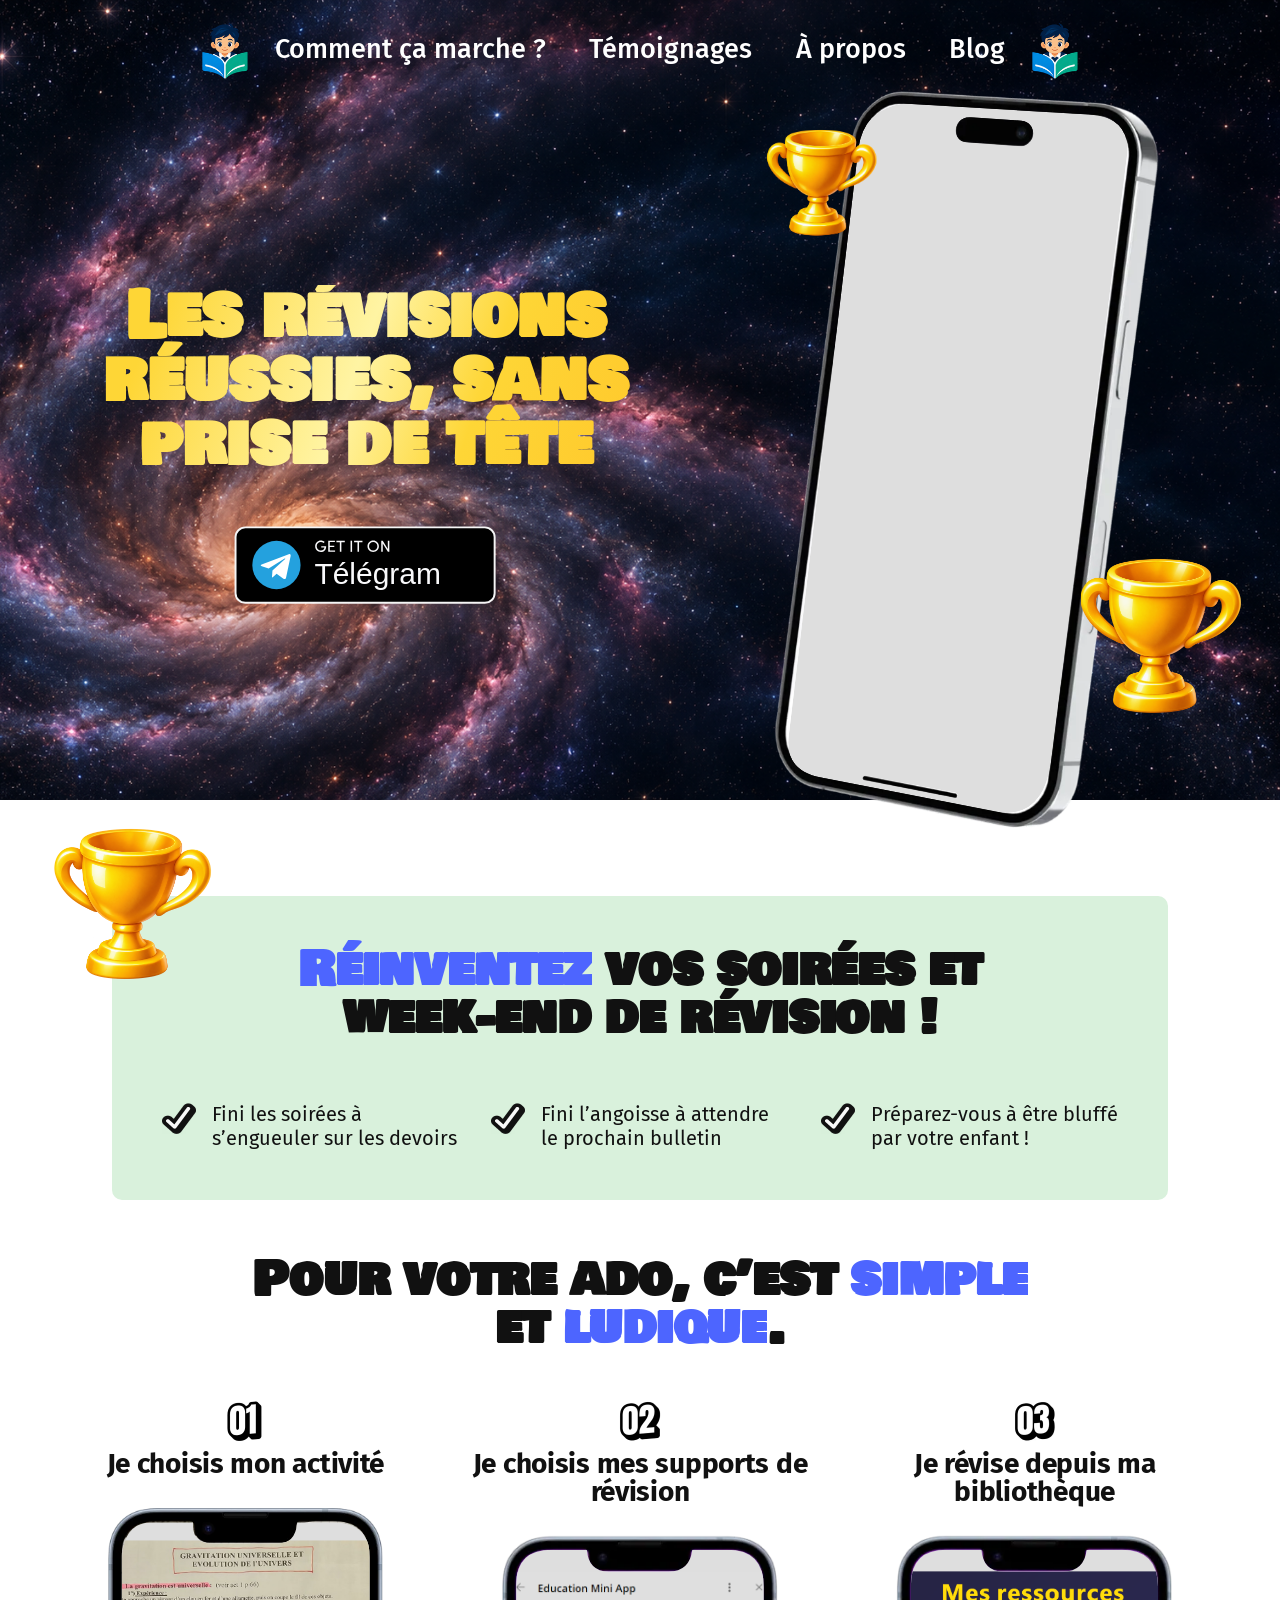
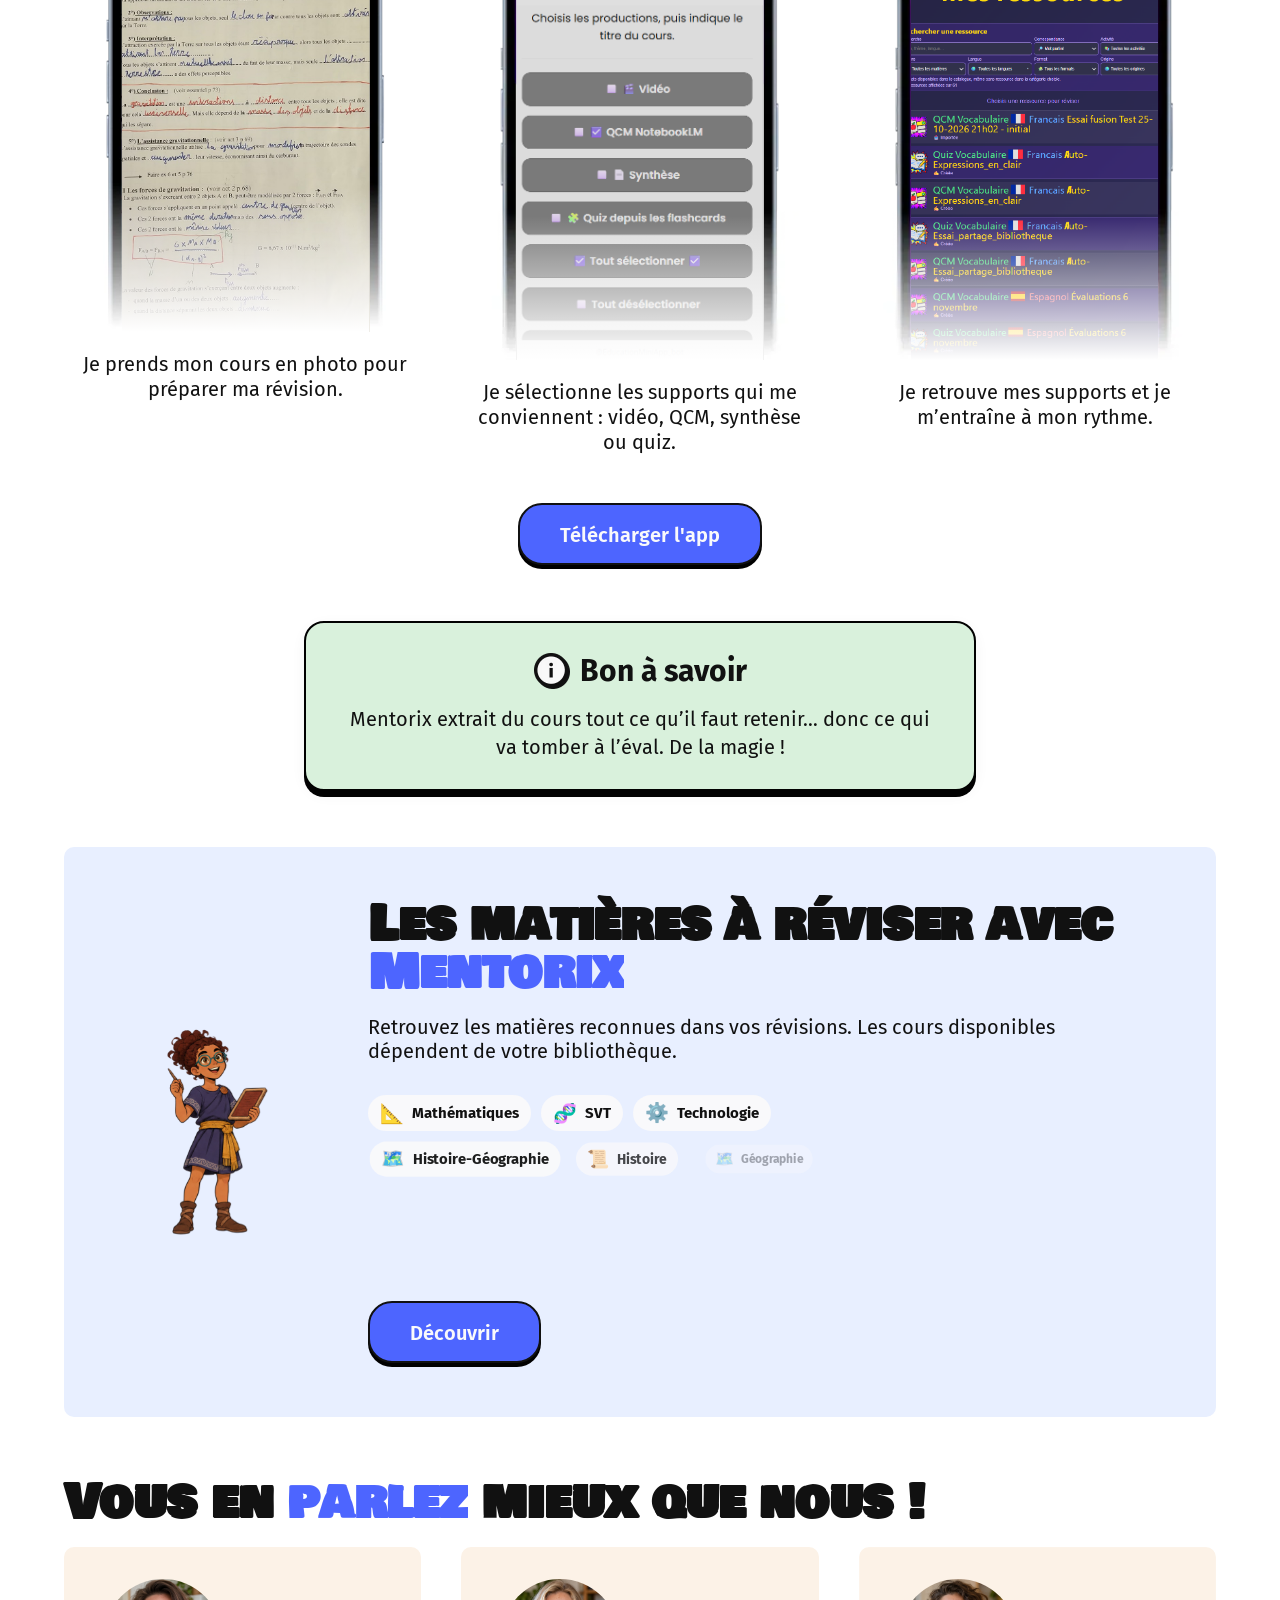
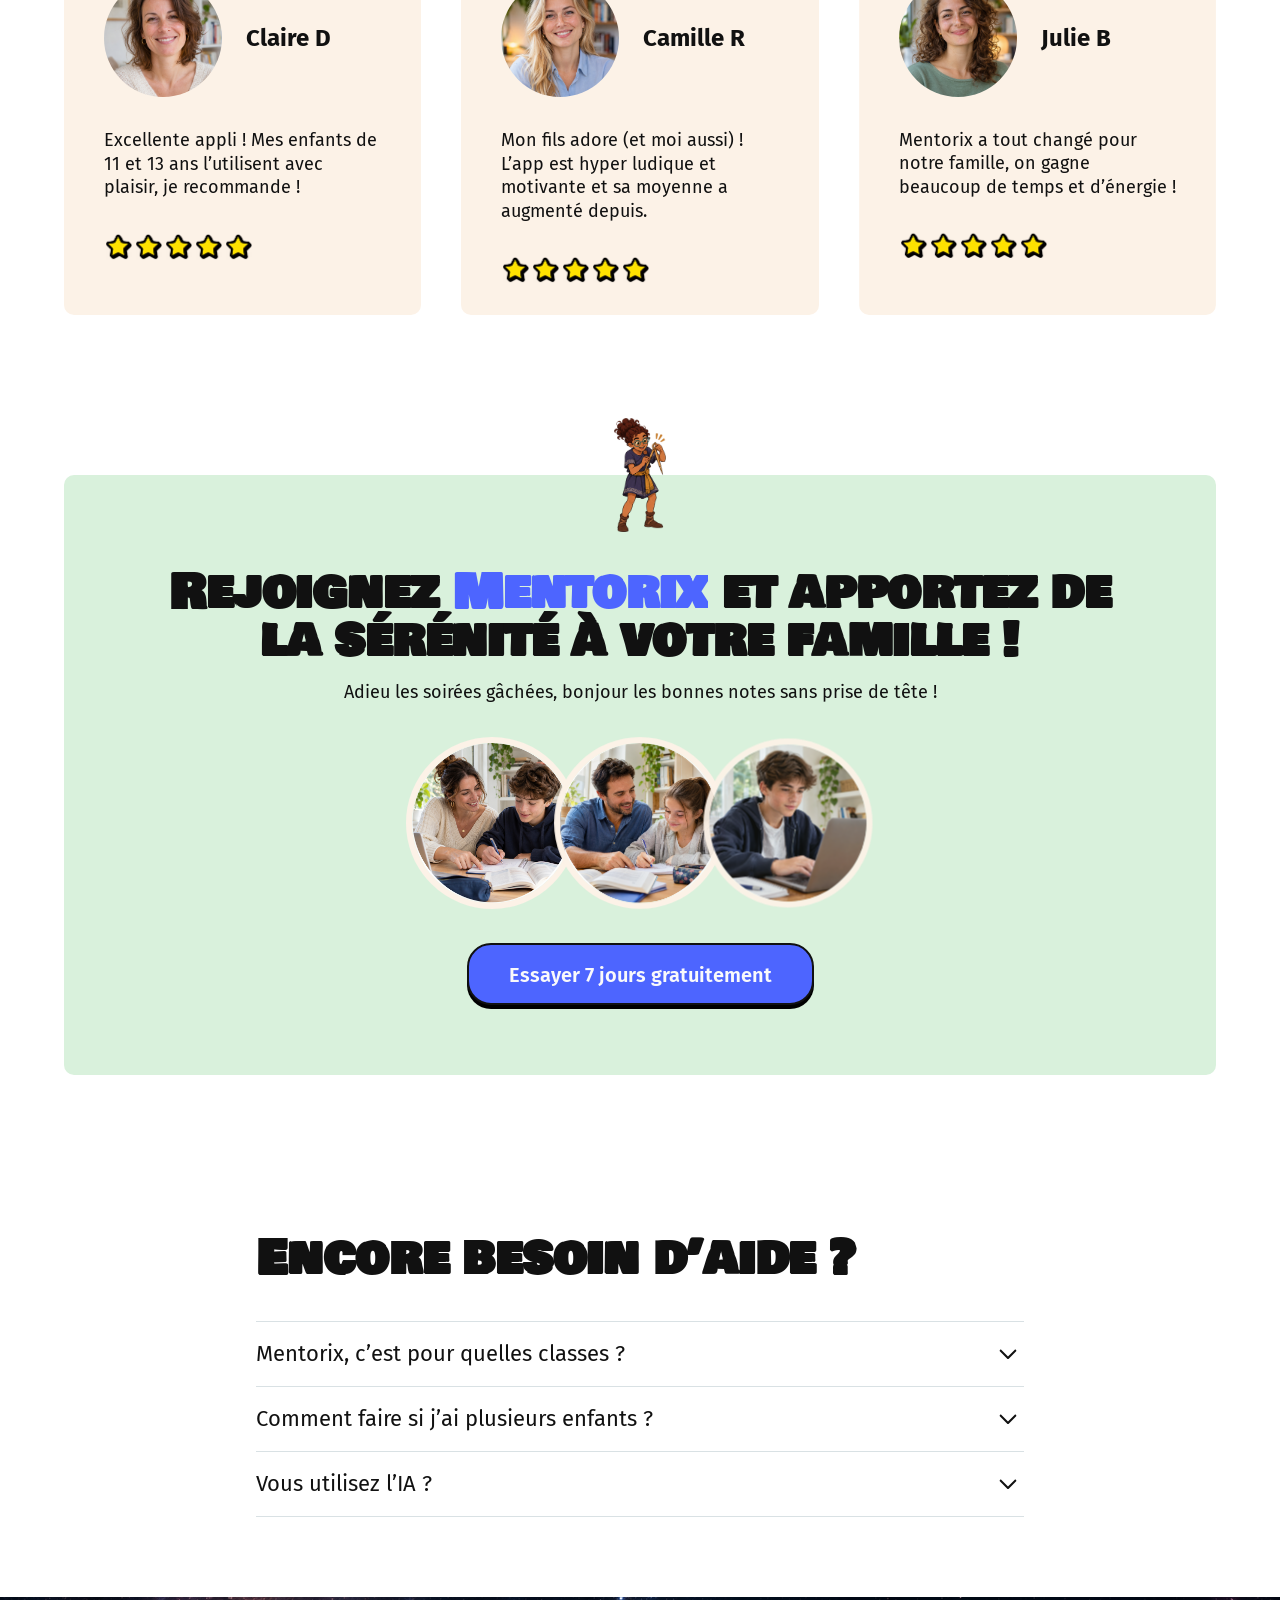
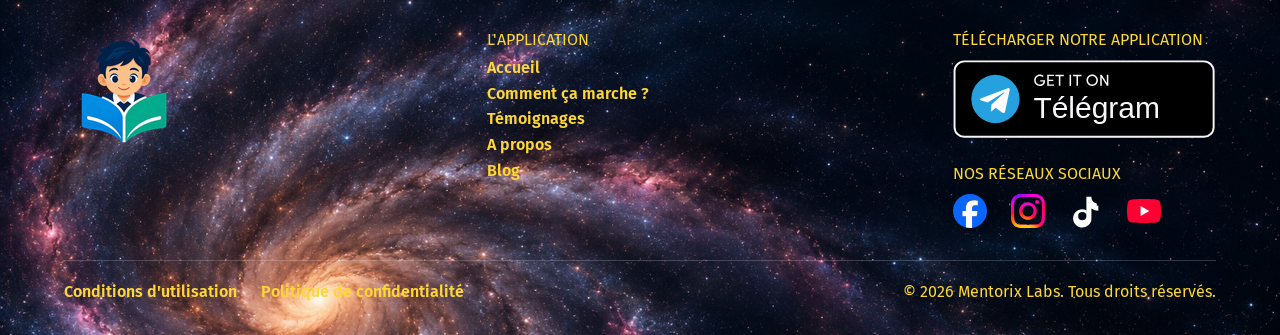
<file: index.html>
<!DOCTYPE html>
<!-- Last Published: Thu Oct 22 2026 09:07:51 GMT+0000 (Coordinated Universal Time) --><html data-wf-domain="www.baobab-labs.com" data-wf-page="67a1f0b350a84c443de5e027" data-wf-site="67a1f0b250a84c443de5dfe8" lang="fr"><head><meta charset="utf-8"/><link crossorigin="anonymous" href="https://cdn.prod.website-files.com" rel="preconnect"/><title>Mentorix - Donnez à votre collégien l’envie de réviser</title><meta content="Vos enfants apprennent, s'entraînent et testent eux-même leurs connaissances pendant que vous gardez un oeil discret sur leur progression. Gagnant-gagnant !" name="description"/><meta content="Mentorix - Donnez à votre collégien l’envie de réviser" property="og:title"/><meta content="Vos enfants apprennent, s'entraînent et testent eux-même leurs connaissances pendant que vous gardez un oeil discret sur leur progression. Gagnant-gagnant !" property="og:description"/><meta content="https://cdn.prod.website-files.com/67a1f0b250a84c443de5dfe8/6a02f567b3afc10f4cf5880f_OG_home.webp" property="og:image"/><meta content="Mentorix - Donnez à votre collégien l’envie de réviser" name="twitter:title"/><meta content="Vos enfants apprennent, s'entraînent et testent eux-même leurs connaissances pendant que vous gardez un oeil discret sur leur progression. Gagnant-gagnant !" name="twitter:description"/><meta content="https://cdn.prod.website-files.com/67a1f0b250a84c443de5dfe8/6a02f567b3afc10f4cf5880f_OG_home.webp" name="twitter:image"/><meta content="website" property="og:type"/><meta content="summary_large_image" name="twitter:card"/><meta content="width=device-width, initial-scale=1" name="viewport"/><link crossorigin="anonymous" href="/assets/0aa26cdbda0f-baobab-staging.webflow.shared.a11444e62.min.css" rel="stylesheet" type="text/css"/><style>@media (min-width:992px) {html.w-mod-js:not(.w-mod-ix) [data-w-id="ae888c3d-82cd-c2c9-9af9-1c2f687d1c2d"] {-webkit-transform:translate3d(0, 0, 0) scale3d(0, 0, 1) rotateX(0) rotateY(0) rotateZ(0) skew(0, 0);-moz-transform:translate3d(0, 0, 0) scale3d(0, 0, 1) rotateX(0) rotateY(0) rotateZ(0) skew(0, 0);-ms-transform:translate3d(0, 0, 0) scale3d(0, 0, 1) rotateX(0) rotateY(0) rotateZ(0) skew(0, 0);transform:translate3d(0, 0, 0) scale3d(0, 0, 1) rotateX(0) rotateY(0) rotateZ(0) skew(0, 0);opacity:0;}html.w-mod-js:not(.w-mod-ix) [data-w-id="beef49a5-1eb0-b2b6-60f4-24b576b1a403"] {-webkit-transform:translate3d(0, 0, 0) scale3d(0, 0, 1) rotateX(0) rotateY(0) rotateZ(0) skew(0, 0);-moz-transform:translate3d(0, 0, 0) scale3d(0, 0, 1) rotateX(0) rotateY(0) rotateZ(0) skew(0, 0);-ms-transform:translate3d(0, 0, 0) scale3d(0, 0, 1) rotateX(0) rotateY(0) rotateZ(0) skew(0, 0);transform:translate3d(0, 0, 0) scale3d(0, 0, 1) rotateX(0) rotateY(0) rotateZ(0) skew(0, 0);opacity:0;}html.w-mod-js:not(.w-mod-ix) [data-w-id="beef49a5-1eb0-b2b6-60f4-24b576b1a3ff"] {-webkit-transform:translate3d(0, 0, 0) scale3d(0.5, 0.5, 1) rotateX(0) rotateY(0) rotateZ(0) skew(0, 0);-moz-transform:translate3d(0, 0, 0) scale3d(0.5, 0.5, 1) rotateX(0) rotateY(0) rotateZ(0) skew(0, 0);-ms-transform:translate3d(0, 0, 0) scale3d(0.5, 0.5, 1) rotateX(0) rotateY(0) rotateZ(0) skew(0, 0);transform:translate3d(0, 0, 0) scale3d(0.5, 0.5, 1) rotateX(0) rotateY(0) rotateZ(0) skew(0, 0);opacity:0;}html.w-mod-js:not(.w-mod-ix) [data-w-id="ea2d090a-4374-c825-185c-a47b6d5a89ad"] {-webkit-transform:translate3d(0, 100px, 0) scale3d(1, 1, 1) rotateX(0) rotateY(0) rotateZ(0) skew(0, 0);-moz-transform:translate3d(0, 100px, 0) scale3d(1, 1, 1) rotateX(0) rotateY(0) rotateZ(0) skew(0, 0);-ms-transform:translate3d(0, 100px, 0) scale3d(1, 1, 1) rotateX(0) rotateY(0) rotateZ(0) skew(0, 0);transform:translate3d(0, 100px, 0) scale3d(1, 1, 1) rotateX(0) rotateY(0) rotateZ(0) skew(0, 0);opacity:0;}html.w-mod-js:not(.w-mod-ix) [data-w-id="beef49a5-1eb0-b2b6-60f4-24b576b1a3f9"] {-webkit-transform:translate3d(0, 100px, 0) scale3d(1, 1, 1) rotateX(0) rotateY(0) rotateZ(0) skew(0, 0);-moz-transform:translate3d(0, 100px, 0) scale3d(1, 1, 1) rotateX(0) rotateY(0) rotateZ(0) skew(0, 0);-ms-transform:translate3d(0, 100px, 0) scale3d(1, 1, 1) rotateX(0) rotateY(0) rotateZ(0) skew(0, 0);transform:translate3d(0, 100px, 0) scale3d(1, 1, 1) rotateX(0) rotateY(0) rotateZ(0) skew(0, 0);opacity:0;}}@media (max-width:991px) and (min-width:768px) {html.w-mod-js:not(.w-mod-ix) [data-w-id="beef49a5-1eb0-b2b6-60f4-24b576b1a403"] {-webkit-transform:translate3d(0, 0, 0) scale3d(0, 0, 1) rotateX(0) rotateY(0) rotateZ(0) skew(0, 0);-moz-transform:translate3d(0, 0, 0) scale3d(0, 0, 1) rotateX(0) rotateY(0) rotateZ(0) skew(0, 0);-ms-transform:translate3d(0, 0, 0) scale3d(0, 0, 1) rotateX(0) rotateY(0) rotateZ(0) skew(0, 0);transform:translate3d(0, 0, 0) scale3d(0, 0, 1) rotateX(0) rotateY(0) rotateZ(0) skew(0, 0);opacity:0;}html.w-mod-js:not(.w-mod-ix) [data-w-id="beef49a5-1eb0-b2b6-60f4-24b576b1a3ff"] {-webkit-transform:translate3d(0, 0, 0) scale3d(0.5, 0.5, 1) rotateX(0) rotateY(0) rotateZ(0) skew(0, 0);-moz-transform:translate3d(0, 0, 0) scale3d(0.5, 0.5, 1) rotateX(0) rotateY(0) rotateZ(0) skew(0, 0);-ms-transform:translate3d(0, 0, 0) scale3d(0.5, 0.5, 1) rotateX(0) rotateY(0) rotateZ(0) skew(0, 0);transform:translate3d(0, 0, 0) scale3d(0.5, 0.5, 1) rotateX(0) rotateY(0) rotateZ(0) skew(0, 0);opacity:0;}html.w-mod-js:not(.w-mod-ix) [data-w-id="ea2d090a-4374-c825-185c-a47b6d5a89ad"] {-webkit-transform:translate3d(0, 100px, 0) scale3d(1, 1, 1) rotateX(0) rotateY(0) rotateZ(0) skew(0, 0);-moz-transform:translate3d(0, 100px, 0) scale3d(1, 1, 1) rotateX(0) rotateY(0) rotateZ(0) skew(0, 0);-ms-transform:translate3d(0, 100px, 0) scale3d(1, 1, 1) rotateX(0) rotateY(0) rotateZ(0) skew(0, 0);transform:translate3d(0, 100px, 0) scale3d(1, 1, 1) rotateX(0) rotateY(0) rotateZ(0) skew(0, 0);opacity:0;}html.w-mod-js:not(.w-mod-ix) [data-w-id="beef49a5-1eb0-b2b6-60f4-24b576b1a3f9"] {-webkit-transform:translate3d(0, 100px, 0) scale3d(1, 1, 1) rotateX(0) rotateY(0) rotateZ(0) skew(0, 0);-moz-transform:translate3d(0, 100px, 0) scale3d(1, 1, 1) rotateX(0) rotateY(0) rotateZ(0) skew(0, 0);-ms-transform:translate3d(0, 100px, 0) scale3d(1, 1, 1) rotateX(0) rotateY(0) rotateZ(0) skew(0, 0);transform:translate3d(0, 100px, 0) scale3d(1, 1, 1) rotateX(0) rotateY(0) rotateZ(0) skew(0, 0);opacity:0;}html.w-mod-js:not(.w-mod-ix) [data-w-id="beef49a5-1eb0-b2b6-60f4-24b576b1a401"] {-webkit-transform:translate3d(0, 50px, 0) scale3d(1, 1, 1) rotateX(0) rotateY(0) rotateZ(0) skew(0, 0);-moz-transform:translate3d(0, 50px, 0) scale3d(1, 1, 1) rotateX(0) rotateY(0) rotateZ(0) skew(0, 0);-ms-transform:translate3d(0, 50px, 0) scale3d(1, 1, 1) rotateX(0) rotateY(0) rotateZ(0) skew(0, 0);transform:translate3d(0, 50px, 0) scale3d(1, 1, 1) rotateX(0) rotateY(0) rotateZ(0) skew(0, 0);opacity:0;}html.w-mod-js:not(.w-mod-ix) [data-w-id="fd5d3879-6ba9-4fe7-175b-3d44e6d569fd"] {opacity:0;}}@media (max-width:767px) and (min-width:480px) {html.w-mod-js:not(.w-mod-ix) [data-w-id="beef49a5-1eb0-b2b6-60f4-24b576b1a403"] {-webkit-transform:translate3d(0, 0, 0) scale3d(0, 0, 1) rotateX(0) rotateY(0) rotateZ(0) skew(0, 0);-moz-transform:translate3d(0, 0, 0) scale3d(0, 0, 1) rotateX(0) rotateY(0) rotateZ(0) skew(0, 0);-ms-transform:translate3d(0, 0, 0) scale3d(0, 0, 1) rotateX(0) rotateY(0) rotateZ(0) skew(0, 0);transform:translate3d(0, 0, 0) scale3d(0, 0, 1) rotateX(0) rotateY(0) rotateZ(0) skew(0, 0);opacity:0;}html.w-mod-js:not(.w-mod-ix) [data-w-id="beef49a5-1eb0-b2b6-60f4-24b576b1a3ff"] {-webkit-transform:translate3d(0, 0, 0) scale3d(0.5, 0.5, 1) rotateX(0) rotateY(0) rotateZ(0) skew(0, 0);-moz-transform:translate3d(0, 0, 0) scale3d(0.5, 0.5, 1) rotateX(0) rotateY(0) rotateZ(0) skew(0, 0);-ms-transform:translate3d(0, 0, 0) scale3d(0.5, 0.5, 1) rotateX(0) rotateY(0) rotateZ(0) skew(0, 0);transform:translate3d(0, 0, 0) scale3d(0.5, 0.5, 1) rotateX(0) rotateY(0) rotateZ(0) skew(0, 0);opacity:0;}html.w-mod-js:not(.w-mod-ix) [data-w-id="ea2d090a-4374-c825-185c-a47b6d5a89ad"] {-webkit-transform:translate3d(0, 100px, 0) scale3d(1, 1, 1) rotateX(0) rotateY(0) rotateZ(0) skew(0, 0);-moz-transform:translate3d(0, 100px, 0) scale3d(1, 1, 1) rotateX(0) rotateY(0) rotateZ(0) skew(0, 0);-ms-transform:translate3d(0, 100px, 0) scale3d(1, 1, 1) rotateX(0) rotateY(0) rotateZ(0) skew(0, 0);transform:translate3d(0, 100px, 0) scale3d(1, 1, 1) rotateX(0) rotateY(0) rotateZ(0) skew(0, 0);opacity:0;}html.w-mod-js:not(.w-mod-ix) [data-w-id="beef49a5-1eb0-b2b6-60f4-24b576b1a3f9"] {-webkit-transform:translate3d(0, 100px, 0) scale3d(1, 1, 1) rotateX(0) rotateY(0) rotateZ(0) skew(0, 0);-moz-transform:translate3d(0, 100px, 0) scale3d(1, 1, 1) rotateX(0) rotateY(0) rotateZ(0) skew(0, 0);-ms-transform:translate3d(0, 100px, 0) scale3d(1, 1, 1) rotateX(0) rotateY(0) rotateZ(0) skew(0, 0);transform:translate3d(0, 100px, 0) scale3d(1, 1, 1) rotateX(0) rotateY(0) rotateZ(0) skew(0, 0);opacity:0;}html.w-mod-js:not(.w-mod-ix) [data-w-id="beef49a5-1eb0-b2b6-60f4-24b576b1a401"] {-webkit-transform:translate3d(0, 50px, 0) scale3d(1, 1, 1) rotateX(0) rotateY(0) rotateZ(0) skew(0, 0);-moz-transform:translate3d(0, 50px, 0) scale3d(1, 1, 1) rotateX(0) rotateY(0) rotateZ(0) skew(0, 0);-ms-transform:translate3d(0, 50px, 0) scale3d(1, 1, 1) rotateX(0) rotateY(0) rotateZ(0) skew(0, 0);transform:translate3d(0, 50px, 0) scale3d(1, 1, 1) rotateX(0) rotateY(0) rotateZ(0) skew(0, 0);opacity:0;}html.w-mod-js:not(.w-mod-ix) [data-w-id="fd5d3879-6ba9-4fe7-175b-3d44e6d569fd"] {opacity:0;}}@media (max-width:479px) {html.w-mod-js:not(.w-mod-ix) [data-w-id="beef49a5-1eb0-b2b6-60f4-24b576b1a403"] {-webkit-transform:translate3d(0, 0, 0) scale3d(0, 0, 1) rotateX(0) rotateY(0) rotateZ(0) skew(0, 0);-moz-transform:translate3d(0, 0, 0) scale3d(0, 0, 1) rotateX(0) rotateY(0) rotateZ(0) skew(0, 0);-ms-transform:translate3d(0, 0, 0) scale3d(0, 0, 1) rotateX(0) rotateY(0) rotateZ(0) skew(0, 0);transform:translate3d(0, 0, 0) scale3d(0, 0, 1) rotateX(0) rotateY(0) rotateZ(0) skew(0, 0);opacity:0;}html.w-mod-js:not(.w-mod-ix) [data-w-id="beef49a5-1eb0-b2b6-60f4-24b576b1a3ff"] {-webkit-transform:translate3d(0, 0, 0) scale3d(0.5, 0.5, 1) rotateX(0) rotateY(0) rotateZ(0) skew(0, 0);-moz-transform:translate3d(0, 0, 0) scale3d(0.5, 0.5, 1) rotateX(0) rotateY(0) rotateZ(0) skew(0, 0);-ms-transform:translate3d(0, 0, 0) scale3d(0.5, 0.5, 1) rotateX(0) rotateY(0) rotateZ(0) skew(0, 0);transform:translate3d(0, 0, 0) scale3d(0.5, 0.5, 1) rotateX(0) rotateY(0) rotateZ(0) skew(0, 0);opacity:0;}html.w-mod-js:not(.w-mod-ix) [data-w-id="ea2d090a-4374-c825-185c-a47b6d5a89ad"] {-webkit-transform:translate3d(0, 100px, 0) scale3d(1, 1, 1) rotateX(0) rotateY(0) rotateZ(0) skew(0, 0);-moz-transform:translate3d(0, 100px, 0) scale3d(1, 1, 1) rotateX(0) rotateY(0) rotateZ(0) skew(0, 0);-ms-transform:translate3d(0, 100px, 0) scale3d(1, 1, 1) rotateX(0) rotateY(0) rotateZ(0) skew(0, 0);transform:translate3d(0, 100px, 0) scale3d(1, 1, 1) rotateX(0) rotateY(0) rotateZ(0) skew(0, 0);opacity:0;}html.w-mod-js:not(.w-mod-ix) [data-w-id="beef49a5-1eb0-b2b6-60f4-24b576b1a3f9"] {-webkit-transform:translate3d(0, 100px, 0) scale3d(1, 1, 1) rotateX(0) rotateY(0) rotateZ(0) skew(0, 0);-moz-transform:translate3d(0, 100px, 0) scale3d(1, 1, 1) rotateX(0) rotateY(0) rotateZ(0) skew(0, 0);-ms-transform:translate3d(0, 100px, 0) scale3d(1, 1, 1) rotateX(0) rotateY(0) rotateZ(0) skew(0, 0);transform:translate3d(0, 100px, 0) scale3d(1, 1, 1) rotateX(0) rotateY(0) rotateZ(0) skew(0, 0);opacity:0;}html.w-mod-js:not(.w-mod-ix) [data-w-id="beef49a5-1eb0-b2b6-60f4-24b576b1a401"] {-webkit-transform:translate3d(0, 50px, 0) scale3d(1, 1, 1) rotateX(0) rotateY(0) rotateZ(0) skew(0, 0);-moz-transform:translate3d(0, 50px, 0) scale3d(1, 1, 1) rotateX(0) rotateY(0) rotateZ(0) skew(0, 0);-ms-transform:translate3d(0, 50px, 0) scale3d(1, 1, 1) rotateX(0) rotateY(0) rotateZ(0) skew(0, 0);transform:translate3d(0, 50px, 0) scale3d(1, 1, 1) rotateX(0) rotateY(0) rotateZ(0) skew(0, 0);opacity:0;}html.w-mod-js:not(.w-mod-ix) [data-w-id="fd5d3879-6ba9-4fe7-175b-3d44e6d569fd"] {opacity:0;}}</style><link href="https://fonts.googleapis.com" rel="preconnect"/><link crossorigin="anonymous" href="https://fonts.gstatic.com" rel="preconnect"/><script src="/assets/012e56dad079-webfont.js" type="text/javascript"></script><script type="text/javascript">WebFont.load({  google: {    families: ["Montserrat:100,100italic,200,200italic,300,300italic,400,400italic,500,500italic,600,600italic,700,700italic,800,800italic,900,900italic","Bowlby One:300,400,500,600,700","Bowlby One SC:300,400,500,600,700","Fira Sans:300,400,500,600,700"]  }});</script><script type="text/javascript">!function(o,c){var n=c.documentElement,t=" w-mod-";n.className+=t+"js",("ontouchstart"in o||o.DocumentTouch&&c instanceof DocumentTouch)&&(n.className+=t+"touch")}(window,document);</script><link href="/assets/logo-education.png" rel="shortcut icon" type="image/x-icon"/><link href="/assets/logo-education.png" rel="apple-touch-icon"/><link href="https://www.baobab-labs.com" rel="canonical"/><script type="application/ld+json">
{
  
"@context": "https://schema.org",
  
"@type": "Organization",
  
"@id": "https://www.baobab-labs.com/#organization",
  
"name": "Mentorix",
  
"legalName": "Mentorix",
  
"url": "https://www.baobab-labs.com",
  
"logo": {
    
"@type": "ImageObject",
    
"url": "https://cdn.prod.website-files.com/67a1f0b250a84c443de5dfe8/6ad60b264c0858b880738b34_LOGO-Baobab.png"
  
},
  
"description": "Start-up française qui édite Mentorix, une application mobile de révision pour les collégiens : l'élève photographie ou dicte sa leçon, et l'application génère des fiches et des quiz à partir de son propre cours.",
  
"foundingDate": "2024",
  
"founder": [
    
{ "@type": "Person", "name": "Robert Mentorix" },
    
{ "@type": "Person", "name": "Robert Mentorix" }
  
],
  
"address": {
    
"@type": "PostalAddress",
    
"addressLocality": "Levallois-Perret",
    
"addressCountry": "FR"
  
},
  
"areaServed": ["FR", "BE", "CH"],
  
"email": "media@baobab-labs.com",
  
"sameAs": [
    
"https://www.wikidata.org/wiki/Q141709043",
    
"https://www.linkedin.com/company/baobab-labs/",
    
"https://www.facebook.com/BaobabLabs/",
    
"https://www.instagram.com/baobab.labs/"
  
]
}
</script>
<script type="application/ld+json">
{
  
"@context": "https://schema.org",
  
"@type": "SoftwareApplication",
  
"@id": "https://www.baobab-labs.com/#app",
  
"name": "Mentorix",
  
"description": "Application de révision pour collégiens qui transforme les cours en quiz ludiques et personnalisés grâce à l'IA",
  
"url": "https://www.baobab-labs.com/",
  
"inLanguage": "fr",
  
"applicationCategory": "EducationalApplication",
  
"operatingSystem": "iOS, Android",
  
"publisher": { "@id": "https://www.baobab-labs.com/#organization" },
  
"author": { "@id": "https://www.baobab-labs.com/#organization" },
  
"sameAs": [
    
"https://www.wikidata.org/wiki/Q141775551",
  
],
  
"offers": {
    
"@type": "Offer",
    
"price": "65.99",
    
"priceCurrency": "EUR",
    
"priceValidUntil": "2026-12-31",
    
"description": "Abonnement annuel - 3 enfants inclus, révisions illimitées, toutes les matières"
  
},
  
"aggregateRating": {
    
"@type": "AggregateRating",
    
"ratingValue": "4.7",
    
"bestRating": "5",
    
"reviewCount": "650"
  
},
  
"review": [
    
{
      
"@type": "Review",
      
"author": { "@type": "Person", "name": "Claire D" },
      
"reviewRating": { "@type": "Rating", "ratingValue": "5", "bestRating": "5" },
      
"reviewBody": "Excellente appli ! Mes enfants de 11 et 13 ans l'utilisent avec plaisir, je recommande !"
    
},
    
{
      
"@type": "Review",
      
"author": { "@type": "Person", "name": "Camille R" },
      
"reviewRating": { "@type": "Rating", "ratingValue": "5", "bestRating": "5" },
      
"reviewBody": "Mon fils adore (et moi aussi) ! L'app est hyper ludique et motivante et sa moyenne a augmenté depuis."
    
},
    
{
      
"@type": "Review",
      
"author": { "@type": "Person", "name": "Julie B" },
      
"reviewRating": { "@type": "Rating", "ratingValue": "5", "bestRating": "5" },
      
"reviewBody": "Mentorix a tout changé pour notre famille, on gagne beaucoup de temps et d'énergie !"
    
}
  
],
  
"featureList": [
    
"Scan de leçons en 1 clic",
    
"Génération automatique de fiches de révision par IA",
    
"Quiz ludiques et personnalisés",
    
"Toutes les matières du collège (6ème à 3ème)",
    
"3 enfants inclus par abonnement",
    
"Révisions illimitées",
    
"Sans publicité"
  
],
  
"screenshot": "https://cdn.prod.website-files.com/67a1f0b250a84c443de5dfe8/6a01e71928f0865b47264b1a_Hero_home_mockup_FR.webp",
  
"image": "https://cdn.prod.website-files.com/67a1f0b250a84c443de5dfe8/6ad60b264c0858b880738b34_LOGO-Baobab.png"
}
</script>
<script type="application/ld+json">
{
  
"@context": "https://schema.org",
  
"@type": "FAQPage",
  
"mainEntity": [
    
{
      
"@type": "Question",
      
"name": "Mentorix, c'est pour quelles classes ?",
      
"acceptedAnswer": {
        
"@type": "Answer",
        
"text": "Mentorix est pensé pour les collégiens, mais comme l'application s'adapte aux cours de chaque enfant, elle fonctionne aussi dès le CM2 et jusqu'au lycée. L'IA analyse les leçons pour proposer des révisions adaptées à chaque niveau."
      
}
    
},
    
{
      
"@type": "Question",
      
"name": "Comment faire si j'ai plusieurs enfants ?",
      
"acceptedAnswer": {
        
"@type": "Answer",
        
"text": "Avec un seul abonnement, vous pouvez ajouter jusqu'à 3 enfants. Chacun aura son propre compte et pourra utiliser Mentorix sur son téléphone, avec des révisions adaptées à son niveau et à ses leçons."
      
}
    
},
    
{
      
"@type": "Question",
      
"name": "Vous utilisez l'IA ?",
      
"acceptedAnswer": {
        
"@type": "Answer",
        
"text": "Oui ! L'IA de Mentorix analyse la leçon de votre enfant pour générer des fiches de révision et des quiz sur mesure. L'objectif : l'aider à apprendre plus efficacement, sans perdre de temps sur des contenus inutiles."
      
}
    
}
  
]
}
</script><!-- Keep this css code to improve the font quality-->
<style>
  * {
    -webkit-font-smoothing: antialiased;
    -moz-osx-font-smoothing: grayscale;
    -o-font-smoothing: antialiased;
    -webkit-appearance:none;
  }

  .download_component {
    transform: translateY(100%);
    visibility: hidden;
  }
</style>
<!-- JsonLd Global -->
<script type="application/ld+json">
{
  "@context": "https://schema.org",
  "@type": "Organization",
  "name": "Mentorix",
  "description": "Mentorix crée des outils numériques pensés pour les familles, pour aider les collégiens à réviser efficacement grâce à l'IA.",
  "url": "https://www.baobab-labs.com/",
  "logo": {
    "@type": "ImageObject",
    "url": "https://cdn.prod.website-files.com/67a1f0b250a84c443de5dfe8/67a47efcabbb21e35158ef78_Baobab_logo.avif"
  },
  "sameAs": [
    "https://www.linkedin.com/company/baobab-labs/",
    "https://www.instagram.com/baobab.labs/",
    "https://www.facebook.com/BaobabLabs/"
  ]
}
</script>
<script type="application/ld+json">
{
  "@context": "https://schema.org",
  "@type": "WebSite",
  "name": "Mentorix",
  "url": "https://www.baobab-labs.com/"
}
</script>
<!--- GSAP --->
<script src="/assets/cb9c6262bdd7-gsap.min.js"></script>
<script src="/assets/36c29c028158-ScrollTrigger.min.js"></script>
<!-- Google Tag Manager -->
<!-- End Google Tag Manager -->
<style>
.rich-text-block h2 {
  text-transform: none;
  font-size: 1.75rem;
}
.rich-text-block h3 {
  text-transform: none;
  font-size: 1.375rem;
}
</style>
<style>
  html[lang="en"] .section-presse,
  html[lang="pt-BR"] .section-presse,
  html[lang="es"] .section-presse {
    display: none !important;
  }
</style>
<!-- CiteMe AI Tracker -->
<link href="https://www.baobab-labs.com" hreflang="fr" rel="alternate"/><link href="https://www.baobab-labs.com/en" hreflang="en" rel="alternate"/><link href="https://www.baobab-labs.com/pt-br" hreflang="pt-br" rel="alternate"/><link href="https://www.baobab-labs.com/es" hreflang="es" rel="alternate"/><link href="/assets/mentorix-theme.css" rel="stylesheet"/><link href="/assets/mentorix-headers.css" rel="stylesheet"/></head><body><div class="page-wrapper"><div class="global-styles w-embed"><style>

  /* Ensure all elements inherit the color from its parent */
  body * {
    color: inherit;
  }

  a,
  .w-input,
  .w-select,
  .w-tab-link,
  .w-nav-link,
  .w-slider-arrow-left,
  .w-slider-arrow-right,
  .w-dropdown-btn,
  .w-dropdown-toggle,
  .w-dropdown-link {
    color: inherit;
    text-decoration: inherit;
    font-size: inherit;
  }

  /* Focus state style for keyboard navigation for the focusable elements */
  *[tabindex]:focus-visible,
  input[type="file"]:focus-visible {
    outline: 0.125rem solid #4d65ff;
    outline-offset: 0.125rem;
  }

  /* Get rid of top margin on first element in any rich text element */
  .w-richtext > :not(div):first-child, .w-richtext > div:first-child > :first-child {
    margin-top: 0 !important;
  }

  /* Get rid of bottom margin on last element in any rich text element */
  .w-richtext>:last-child, .w-richtext ol li:last-child, .w-richtext ul li:last-child {
    margin-bottom: 0 !important;
  }

  /* Prevent all click and hover interaction with an element */
  .pointer-events-off {
    pointer-events: none;
  }

  /* Enables all click and hover interaction with an element */
  .pointer-events-on {
    pointer-events: auto;
  }

  /* Create a class of .div-square which maintains a 1:1 dimension of a div */
  .div-square::after {
    content: "";
    display: block;
    padding-bottom: 100%;
  }

  /* Make sure containers never lose their center alignment */
  .container-medium,.container-small, .container-large {
    margin-right: auto !important;
    margin-left: auto !important;
  }


  /* Apply "..." after 3 lines of text */
  .text-style-3lines {
    display: -webkit-box;
    overflow: hidden;
    -webkit-line-clamp: 3;
    -webkit-box-orient: vertical;
  }

  /* Apply "..." after 2 lines of text */
  .text-style-2lines {
    display: -webkit-box;
    overflow: hidden;
    -webkit-line-clamp: 2;
    -webkit-box-orient: vertical;
  }

  /* Adds inline flex display */
  .display-inlineflex {
    display: inline-flex;
  }

  /* These classes are never overwritten */
  .hide {
    display: none !important;
  }

  @media screen and (max-width: 991px) {
    .hide, .hide-tablet {
      display: none !important;
    }
  }
  @media screen and (max-width: 767px) {
    .hide-mobile-landscape{
      display: none !important;
    }
  }
  @media screen and (max-width: 479px) {
    .hide-mobile{
      display: none !important;
    }
  }

  .margin-0 {
    margin: 0rem !important;
  }

  .padding-0 {
    padding: 0rem !important;
  }

  .spacing-clean {
    padding: 0rem !important;
    margin: 0rem !important;
  }

  .margin-top {
    margin-right: 0rem !important;
    margin-bottom: 0rem !important;
    margin-left: 0rem !important;
  }

  .padding-top {
    padding-right: 0rem !important;
    padding-bottom: 0rem !important;
    padding-left: 0rem !important;
  }

  .margin-right {
    margin-top: 0rem !important;
    margin-bottom: 0rem !important;
    margin-left: 0rem !important;
  }

  .padding-right {
    padding-top: 0rem !important;
    padding-bottom: 0rem !important;
    padding-left: 0rem !important;
  }

  .margin-bottom {
    margin-top: 0rem !important;
    margin-right: 0rem !important;
    margin-left: 0rem !important;
  }

  .padding-bottom {
    padding-top: 0rem !important;
    padding-right: 0rem !important;
    padding-left: 0rem !important;
  }

  .margin-left {
    margin-top: 0rem !important;
    margin-right: 0rem !important;
    margin-bottom: 0rem !important;
  }

  .padding-left {
    padding-top: 0rem !important;
    padding-right: 0rem !important;
    padding-bottom: 0rem !important;
  }

  .margin-horizontal {
    margin-top: 0rem !important;
    margin-bottom: 0rem !important;
  }

  .padding-horizontal {
    padding-top: 0rem !important;
    padding-bottom: 0rem !important;
  }

  .margin-vertical {
    margin-right: 0rem !important;
    margin-left: 0rem !important;
  }

  .padding-vertical {
    padding-right: 0rem !important;
    padding-left: 0rem !important;
  }

  /* Apply "..." at 100% width */
  .truncate-width { 
    width: 100%; 
    white-space: nowrap; 
    overflow: hidden; 
    text-overflow: ellipsis; 
  }
  /* Removes native scrollbar */
  .no-scrollbar {
    -ms-overflow-style: none;
    overflow: -moz-scrollbars-none; 
  }

  .no-scrollbar::-webkit-scrollbar {
    display: none;
  }

  @keyframes levitation {
    0%, 100% {
      transform: translateY(0);
    }
    50% {
      transform: translateY(-12px);
    }
  }

  .header_star2 {
    animation: levitation 3s infinite ease-in-out;
    animation-delay: 1s;
  }

  .header_star1,
  .benefits_star {
    animation: levitation 3s infinite ease-in-out;
  }

  .header_star1-wrapper,
  .header_star2-wrapper {
    overflow: visible;
    z-index: 1;
  }
</style>
<style>
  html { font-size: calc(0.8125rem + 0.20833333333333331vw); }
  @media screen and (max-width:1920px) { html { font-size: calc(0.8125rem + 0.20833333333333337vw); } }
  @media screen and (max-width:1440px) { html { font-size: 1rem; } }
  @media screen and (max-width:479px) { html { font-size: 1rem; } }
</style></div><div class="navbar_component w-nav" data-animation="default" data-collapse="medium" data-duration="400" data-easing="ease" data-easing2="ease" role="banner"><div class="navbar_container"><a aria-current="page" class="navbar_logo-link w-nav-brand w--current" href="/"><img alt="Mentorix" class="navbar_logo" height="100" loading="lazy" src="/assets/logo-education.png" width="100"/></a><nav class="navbar_menu w-nav-menu" role="navigation"><div class="navbar_menu-left"><a class="navbar_link w-nav-link" href="/#comment-ca-marche">Comment ça marche ?</a><a class="navbar_link navbar_menu-left w-nav-link" href="/#temoignages">Témoignages</a><a class="navbar_link w-nav-link" href="/a-propos">À propos</a><a class="navbar_link w-nav-link" href="/blog">Blog</a></div></nav><div class="menu-button w-nav-button"><div class="icon w-icon-nav-menu"></div></div><a aria-current="page" class="navbar_logo-link-_mobile w-nav-brand w--current" href="/"><img alt="Mentorix" class="navbar_logo" height="100" loading="lazy" src="/assets/logo-education.png" width="100"/></a></div></div><main class="main-wrapper"><section class="section_header a-propos-header-home" id="header"><div class="padding-global"><div class="container-xlarge"><div class="header_component"><div class="header_wrapper"><div class="header_content"><div class="header_heading-wrapper" data-w-id="ea2d090a-4374-c825-185c-a47b6d5a89ad"><p class="header_tagline">Donnez à votre collégien l’envie de réviser</p><h1 class="header_heading h1_spe_blog">Les révisions <span>réussies</span>, sans prise de tête</h1></div><div class="header_badge-list" data-w-id="beef49a5-1eb0-b2b6-60f4-24b576b1a3f9"><a class="badge_component w-inline-block" href="https://intelos-01.tailb936aa.ts.net/education/inscription" target="_blank" rel="noopener noreferrer"><img alt="Accéder à Mentorix sur Telegram" class="badge_image footer" height="48" loading="lazy" src="/assets/mentorix-telegram-badge.svg" width="158"/></a></div></div><div class="header_image-group"><div class="header_phone-wrapper" data-w-id="beef49a5-1eb0-b2b6-60f4-24b576b1a401"><img alt="Écran d’accueil de la mini-app Mentorix" class="header_phone" height="786" loading="eager" src="/assets/mentorix-accueil.svg" width="544"/></div><div class="header_star2-wrapper" data-w-id="beef49a5-1eb0-b2b6-60f4-24b576b1a403"><img alt="" class="header_star2" height="154" loading="eager" src="/assets/mentorix-trophee.png" width="154"/></div><div class="header_star1-wrapper" data-w-id="ae888c3d-82cd-c2c9-9af9-1c2f687d1c2d"><img alt="" class="header_star1" height="109" loading="eager" src="/assets/mentorix-trophee.png" width="108"/></div></div></div></div></div></div></section><section class="section_benefits" id="benefices"><div class="padding-global padding-custom-benefits"><div class="container-medium"><div class="benefits_component"><h2 class="benefits_heading"><span class="text-color-purple">Réinventez</span> vos soirées et week-end de révision !</h2><div class="benefits_list" data-gsap-trigger=""><div class="benefits_item" data-gsap-stagger=""><div class="benefits_item-icon-wrapper"><img alt="" class="benefits_item-icon" height="34" loading="lazy" src="/assets/73e2b4946d3f-67a4835b3aabcda5308fb32c_icon_check.avif" width="34"/></div><div class="benefits_item-text">Fini les soirées à s’engueuler sur les devoirs</div></div><div class="benefits_item" data-gsap-stagger=""><div class="benefits_item-icon-wrapper"><img alt="" class="benefits_item-icon" height="34" loading="lazy" src="/assets/73e2b4946d3f-67a4835b3aabcda5308fb32c_icon_check.avif" width="34"/></div><div class="benefits_item-text">Fini l’angoisse à attendre le prochain bulletin</div></div><div class="benefits_item" data-gsap-stagger=""><div class="benefits_item-icon-wrapper"><img alt="" class="benefits_item-icon" height="34" loading="lazy" src="/assets/73e2b4946d3f-67a4835b3aabcda5308fb32c_icon_check.avif" width="34"/></div><div class="benefits_item-text">Préparez-vous à être bluffé par votre enfant !</div></div></div><div class="benefits_star-wrapper"><img alt="" class="benefits_star" height="109" loading="lazy" src="/assets/mentorix-trophee.png" width="108"/></div></div></div></div></section><section class="section_how" id="comment-ca-marche"><div class="padding-global padding-section-small"><div class="container-large"><div class="how_component"><div class="how_header"><h2 class="how_heading">Pour votre ado, c’est <span class="text-color-purple">simple</span> et <span class="text-color-purple">ludique</span>.</h2><p class="how_subheading">C’est presque de la magie. On vous explique</p></div><div class="how_wrapper"><div class="how_item"><div class="how_item-header"><img alt="01" class="how_item-number" height="42" loading="lazy" src="/assets/44fa538661a4-67a4894afd1eb9d8879bf177_01.avif" width="42"/><h3 class="how_item-heading">Je choisis mon activité</h3></div><div class="how_item-top"><img alt="Photo d’un cours sur la gravitation dans un téléphone" class="how_item-image" height="500" loading="lazy" src="/assets/mentorix-etape-1.svg" width="500"/></div><div class="how_item-body"><div class="how_item-subheading">Je prends mon cours en photo pour préparer ma révision.</div></div></div><div class="how_item"><div class="how_item-header"><img alt="02" class="how_item-number" height="42" loading="lazy" src="/assets/af42ee9a4c97-67a4894a21068d6137b800d7_02.avif" width="42"/><h3 class="how_item-heading">Je choisis mes supports de révision</h3></div><div class="how_item-top"><img alt="Choix des supports de révision dans Mentorix" class="how_item-image" height="380" loading="lazy" src="/assets/mentorix-etape-2.svg" width="309"/></div><div class="how_item-body"><div class="how_item-subheading">Je sélectionne les supports qui me conviennent : vidéo, QCM, synthèse ou quiz.</div></div></div><div class="how_item"><div class="how_item-header"><img alt="03" class="how_item-number" height="42" loading="lazy" src="/assets/57443a4f1046-67a4894aff4509a61b5fbdbd_03.avif" width="42"/><h3 class="how_item-heading">Je révise depuis ma bibliothèque</h3></div><div class="how_item-top"><img alt="Bibliothèque de ressources de Mentorix" class="how_item-image" height="380" loading="lazy" src="/assets/mentorix-etape-3.svg" width="309"/></div><div class="how_item-body"><div class="how_item-subheading">Je retrouve mes supports et je m’entraîne à mon rythme.</div></div></div></div><a class="button w-button" href="https://intelos-01.tailb936aa.ts.net/education/inscription" target="_blank">Télécharger l'app</a></div></div></div></section><section class="section_info" id="info"><div class="padding-global padding-section-xsmall"><div class="container-xsmall"><div class="info_component" data-w-id="c3324282-a56a-c63a-c3df-10385d352518" style="opacity:0"><div class="info_header"><img alt="" class="info_heading-icon" height="36" loading="lazy" src="/assets/74f3ff8226a5-67a48d265f5c86885eeac1eb_icon_info.avif" width="36"/><div class="info_heading">Bon à savoir</div></div><p class="info_text">Mentorix extrait du cours tout ce qu’il faut retenir… donc ce qui va tomber à l’éval. De la magie !</p></div></div></div></section><section class="section_topic" id="matieres"><div class="padding-global padding-section-small"><div class="container-large"><div class="topic_component"><div class="topic_wrapper"><div class="topic_image-wrapper" data-w-id="66609587-b419-a80c-c0db-d01df1e65e26" id="w-node-_66609587-b419-a80c-c0db-d01df1e65e26-3de5e027" style="opacity:0"><img alt="Savantix enseigne avec une tablette et un stylet" width="328" height="639" style="zoom:0.5" class="topic_image" loading="lazy" src="/assets/savantix-pedagogue.avif"/></div><div class="topic_content"><div class="topic_header"><h2 class="topic_heading">Les matières à réviser avec <span class="text-color-purple">Mentorix</span></h2><p class="topic_subheading">Retrouvez les matières reconnues dans vos révisions. Les cours disponibles dépendent de votre bibliothèque.</p></div><div class="topic_list" data-gsap-trigger=""><div class="topic_item" data-gsap-stagger=""><span aria-hidden="true" class="topic_item-icon" style="display:inline-grid;place-items:center;font-size:1.2rem;line-height:1">📐</span><div class="topic_item-label">Mathématiques</div></div><div class="topic_item" data-gsap-stagger=""><span aria-hidden="true" class="topic_item-icon" style="display:inline-grid;place-items:center;font-size:1.2rem;line-height:1">🧬</span><div class="topic_item-label">SVT</div></div><div class="topic_item" data-gsap-stagger=""><span aria-hidden="true" class="topic_item-icon" style="display:inline-grid;place-items:center;font-size:1.2rem;line-height:1">⚙️</span><div class="topic_item-label">Technologie</div></div><div class="topic_item" data-gsap-stagger=""><span aria-hidden="true" class="topic_item-icon" style="display:inline-grid;place-items:center;font-size:1.2rem;line-height:1">🗺️</span><div class="topic_item-label">Histoire-Géographie</div></div><div class="topic_item" data-gsap-stagger=""><span aria-hidden="true" class="topic_item-icon" style="display:inline-grid;place-items:center;font-size:1.2rem;line-height:1">📜</span><div class="topic_item-label">Histoire</div></div><div class="topic_item" data-gsap-stagger=""><span aria-hidden="true" class="topic_item-icon" style="display:inline-grid;place-items:center;font-size:1.2rem;line-height:1">🗺️</span><div class="topic_item-label">Géographie</div></div><div class="topic_item" data-gsap-stagger=""><span aria-hidden="true" class="topic_item-icon" style="display:inline-grid;place-items:center;font-size:1.2rem;line-height:1">📖</span><div class="topic_item-label">Français</div></div><div class="topic_item" data-gsap-stagger=""><span aria-hidden="true" class="topic_item-icon" style="display:inline-grid;place-items:center;font-size:1.2rem;line-height:1">🇬🇧</span><div class="topic_item-label">Anglais</div></div><div class="topic_item" data-gsap-stagger=""><span aria-hidden="true" class="topic_item-icon" style="display:inline-grid;place-items:center;font-size:1.2rem;line-height:1">⚛️</span><div class="topic_item-label">Sciences physiques</div></div><div class="topic_item" data-gsap-stagger=""><span aria-hidden="true" class="topic_item-icon" style="display:inline-grid;place-items:center;font-size:1.2rem;line-height:1">🧪</span><div class="topic_item-label">Physique-chimie</div></div><div class="topic_item" data-gsap-stagger=""><span aria-hidden="true" class="topic_item-icon" style="display:inline-grid;place-items:center;font-size:1.2rem;line-height:1">🇪🇸</span><div class="topic_item-label">Espagnol</div></div></div><a class="button w-button" href="https://intelos-01.tailb936aa.ts.net/education/inscription" target="_blank">Découvrir</a></div></div></div></div></div></section><section class="section-testimonial" id="temoignages"><div class="padding-global padding-custom-testimonial"><div class="container-large"><div class="w-layout-hflex title-image"><h2 class="how_heading align-left">Vous en <span class="text-color-purple">parlez</span> mieux que nous !</h2></div><div class="testimonial_wrapper" data-gsap-trigger=""><div class="testimonial_item" data-gsap-stagger=""><div class="testimonial_item-header"><div class="testimonial_item-image-wrapper"><img alt="" class="testimonial_item-image" height="150" loading="lazy" src="/assets/avis-celine-ia.png" width="150"/></div><div class="testimonial_item-heading">Claire D</div></div><div class="testimonial_item-body"><p class="testimonial_item-text">Excellente appli ! Mes enfants de 11 et 13 ans l’utilisent avec plaisir, je recommande !</p><div class="testimonial_item-stars"><img alt="" class="testimonial_star" height="29" loading="lazy" src="/assets/5b59603c830e-67a4b853554303e1a66f1bc9_star.avif" width="29"/><img alt="" class="testimonial_star" height="29" loading="lazy" src="/assets/5b59603c830e-67a4b853554303e1a66f1bc9_star.avif" width="29"/><img alt="" class="testimonial_star" height="29" loading="lazy" src="/assets/5b59603c830e-67a4b853554303e1a66f1bc9_star.avif" width="29"/><img alt="" class="testimonial_star" height="29" loading="lazy" src="/assets/5b59603c830e-67a4b853554303e1a66f1bc9_star.avif" width="29"/><img alt="" class="testimonial_star" height="29" loading="lazy" src="/assets/5b59603c830e-67a4b853554303e1a66f1bc9_star.avif" width="29"/></div></div></div><div class="testimonial_item" data-gsap-stagger=""><div class="testimonial_item-header"><div class="testimonial_item-image-wrapper"><img alt="" class="testimonial_item-image" height="150" loading="lazy" src="/assets/avis-marine-ia.png" width="150"/></div><div class="testimonial_item-heading">Camille R</div></div><div class="testimonial_item-body"><p class="testimonial_item-text">Mon fils adore (et moi aussi) ! L’app est hyper ludique et motivante et sa moyenne a augmenté depuis.</p><div class="testimonial_item-stars"><img alt="" class="testimonial_star" height="29" loading="lazy" src="/assets/5b59603c830e-67a4b853554303e1a66f1bc9_star.avif" width="29"/><img alt="" class="testimonial_star" height="29" loading="lazy" src="/assets/5b59603c830e-67a4b853554303e1a66f1bc9_star.avif" width="29"/><img alt="" class="testimonial_star" height="29" loading="lazy" src="/assets/5b59603c830e-67a4b853554303e1a66f1bc9_star.avif" width="29"/><img alt="" class="testimonial_star" height="29" loading="lazy" src="/assets/5b59603c830e-67a4b853554303e1a66f1bc9_star.avif" width="29"/><img alt="" class="testimonial_star" height="29" loading="lazy" src="/assets/5b59603c830e-67a4b853554303e1a66f1bc9_star.avif" width="29"/></div></div></div><div class="testimonial_item" data-gsap-stagger=""><div class="testimonial_item-header"><div class="testimonial_item-image-wrapper"><img alt="" class="testimonial_item-image" height="150" loading="lazy" src="/assets/avis-sandra-ia.png" width="150"/></div><div class="testimonial_item-heading">Julie B</div></div><div class="testimonial_item-body"><p class="testimonial_item-text">Mentorix a tout changé pour notre famille, on gagne beaucoup de temps et d’énergie !</p><div class="testimonial_item-stars"><img alt="" class="testimonial_star" height="29" loading="lazy" src="/assets/5b59603c830e-67a4b853554303e1a66f1bc9_star.avif" width="29"/><img alt="" class="testimonial_star" height="29" loading="lazy" src="/assets/5b59603c830e-67a4b853554303e1a66f1bc9_star.avif" width="29"/><img alt="" class="testimonial_star" height="29" loading="lazy" src="/assets/5b59603c830e-67a4b853554303e1a66f1bc9_star.avif" width="29"/><img alt="" class="testimonial_star" height="29" loading="lazy" src="/assets/5b59603c830e-67a4b853554303e1a66f1bc9_star.avif" width="29"/><img alt="" class="testimonial_star" height="29" loading="lazy" src="/assets/5b59603c830e-67a4b853554303e1a66f1bc9_star.avif" width="29"/></div></div></div></div></div></div></section><section class="section_pricing" id="abonnement"><div class="padding-global padding-section-medium"><div class="container-large"><div class="pricing_component" data-w-id="124a7d3a-e6bb-396e-d234-95d633162f59" style="opacity:0"><div class="pricing_header"><h2 class="pricing_heading">Abonnement <span class="text-color-white">1an</span> <span class="text-color-yellow">65,99 €</span></h2><p class="pricing_subheading">Soit 5,49 € par mois</p></div><div class="pricing_content"><div class="pricing_included-text">Inclus dans votre abonnement :</div><ul class="pricing_list w-list-unstyled" role="list"><li class="pricing_item">3 enfants inclus dans 1 abonnement</li><li class="pricing_item">Révisions et quiz illimités !</li><li class="pricing_item">Toutes les matières Mentorix disponibles !</li><li class="pricing_item">Aucune pub !</li></ul></div><a class="button is-tertiary is-try w-button" href="https://intelos-01.tailb936aa.ts.net/education/inscription" target="_blank">Essayer gratuitement</a></div></div></div></section><section class="section_join-us" id="rejoignez-baobab"><div class="padding-global padding-custom-cta"><div class="container-xlarge"><div class="join-us_component"><div class="join-us_icon-wrapper"><img alt="Savantix l'inventeur" class="join-us_icon" height="634" loading="lazy" src="/assets/savantix-inventeur.avif" width="308"/></div><div class="join-us_header"><h2 class="join-us_heading">Rejoignez <span class="text-color-purple">Mentorix</span> et apportez de la sérénité à votre famille !</h2><p class="join-us_subheading">Adieu les soirées gâchées, bonjour les bonnes notes sans prise de tête !</p></div><div class="join-us_members" data-gsap-trigger=""><div class="member_component" data-gsap-stagger=""><img alt="Une mère et un fils font les devoirs" class="member_picture" height="150" loading="lazy" src="/assets/famille-mere-fils-ia.png" width="150"/></div><div class="member_component" data-gsap-stagger=""><img alt="Un père aide sa fille à faire ses devoirs" class="member_picture" height="150" loading="lazy" src="/assets/famille-pere-fille-ia.png" width="150"/></div><div class="member_component" data-gsap-stagger=""><img alt="Un garcon travaille sur son ordinateur" class="member_picture" height="150" loading="lazy" src="/assets/eleve-ordinateur-ia.png" width="150"/></div></div><div class="join-us_button-group"><a class="button w-button" href="https://intelos-01.tailb936aa.ts.net/education/inscription" target="_blank">Essayer 7 jours gratuitement</a></div></div></div></div></section><section class="section_faq" id="faq"><div class="padding-global padding-section-medium"><div class="container-small"><div class="faq_component"><h2 class="faq_heading">Encore besoin d’aide ?</h2><div class="faq_list"><div class="faq_accordion" itemprop="mainEntity" itemscope="itemscope" itemtype="https://schema.org/Question"><div class="faq_question" data-w-id="e771d481-14a8-009a-782a-b0e90d494363"><div class="text-block" itemprop="name">Mentorix, c’est pour quelles classes ?</div><div class="faq_icon-wrapper"><div class="icon-embed-small w-embed"><svg fill="none" height="100%" viewbox="0 0 32 32" width="100%" xmlns="http://www.w3.org/2000/svg">
<path clip-rule="evenodd" d="M16.5303 20.8839C16.2374 21.1768 15.7626 21.1768 15.4697 20.8839L7.82318 13.2374C7.53029 12.9445 7.53029 12.4697 7.82318 12.1768L8.17674 11.8232C8.46963 11.5303 8.9445 11.5303 9.2374 11.8232L16 18.5858L22.7626 11.8232C23.0555 11.5303 23.5303 11.5303 23.8232 11.8232L24.1768 12.1768C24.4697 12.4697 24.4697 12.9445 24.1768 13.2374L16.5303 20.8839Z" fill="currentColor" fill-rule="evenodd"></path>
</svg></div></div></div><div class="faq_answer" itemprop="acceptedAnswer" itemscope="itemscope" itemtype="https://schema.org/Answer"><div class="text-rich-text w-richtext" itemprop="text"><p>Mentorix est pensé pour les collégiens, mais comme l’application s’adapte aux cours de chaque enfant, elle fonctionne aussi dès le CM2 et jusqu’au lycée.</p><p>L’IA analyse les leçons pour proposer des révisions adaptées à chaque niveau.<br/></p></div><div class="spacer-small"></div></div></div><div class="faq_accordion" itemprop="mainEntity" itemscope="itemscope" itemtype="https://schema.org/Question"><div class="faq_question" data-w-id="e771d481-14a8-009a-782a-b0e90d494363"><div class="text-block" itemprop="name">Comment faire si j’ai plusieurs enfants ?</div><div class="faq_icon-wrapper"><div class="icon-embed-small w-embed"><svg fill="none" height="100%" viewbox="0 0 32 32" width="100%" xmlns="http://www.w3.org/2000/svg">
<path clip-rule="evenodd" d="M16.5303 20.8839C16.2374 21.1768 15.7626 21.1768 15.4697 20.8839L7.82318 13.2374C7.53029 12.9445 7.53029 12.4697 7.82318 12.1768L8.17674 11.8232C8.46963 11.5303 8.9445 11.5303 9.2374 11.8232L16 18.5858L22.7626 11.8232C23.0555 11.5303 23.5303 11.5303 23.8232 11.8232L24.1768 12.1768C24.4697 12.4697 24.4697 12.9445 24.1768 13.2374L16.5303 20.8839Z" fill="currentColor" fill-rule="evenodd"></path>
</svg></div></div></div><div class="faq_answer" itemprop="acceptedAnswer" itemscope="itemscope" itemtype="https://schema.org/Answer"><div class="text-rich-text w-richtext" itemprop="text"><p>Avec un seul abonnement, vous pouvez ajouter jusqu’à 3 enfants.</p><p>Chacun aura son propre compte et pourra utiliser Mentorix sur son téléphone, avec des révisions adaptées à son niveau et à ses leçons.<br/></p></div><div class="spacer-small"></div></div></div><div class="faq_accordion" itemprop="mainEntity" itemscope="itemscope" itemtype="https://schema.org/Question"><div class="faq_question" data-w-id="e771d481-14a8-009a-782a-b0e90d494363"><div class="text-block" itemprop="name">Vous utilisez l’IA ?</div><div class="faq_icon-wrapper"><div class="icon-embed-small w-embed"><svg fill="none" height="100%" viewbox="0 0 32 32" width="100%" xmlns="http://www.w3.org/2000/svg">
<path clip-rule="evenodd" d="M16.5303 20.8839C16.2374 21.1768 15.7626 21.1768 15.4697 20.8839L7.82318 13.2374C7.53029 12.9445 7.53029 12.4697 7.82318 12.1768L8.17674 11.8232C8.46963 11.5303 8.9445 11.5303 9.2374 11.8232L16 18.5858L22.7626 11.8232C23.0555 11.5303 23.5303 11.5303 23.8232 11.8232L24.1768 12.1768C24.4697 12.4697 24.4697 12.9445 24.1768 13.2374L16.5303 20.8839Z" fill="currentColor" fill-rule="evenodd"></path>
</svg></div></div></div><div class="faq_answer" itemprop="acceptedAnswer" itemscope="itemscope" itemtype="https://schema.org/Answer"><div class="text-rich-text w-richtext" itemprop="text"><p>Oui ! L’IA de Mentorix analyse la leçon de votre enfant pour générer des fiches de révision et des quiz sur mesure.</p><p>L’objectif : l’aider à apprendre plus efficacement, sans perdre de temps sur des contenus inutiles.<br/></p></div><div class="spacer-small"></div></div></div></div></div></div></div></section></main><footer class="section_footer" id="footer"><div class="padding-global padding-section-small"><div><div class="footer_component"><div class="footer_logo-wrapper"><img alt="Mentorix" class="footer_logo" height="187" loading="lazy" src="/assets/logo-education.png" width="186"/></div><div class="footer_logo-wrapper"><div class="title_content_footer"><p class="text-grey">L'APPLICATION</p><a aria-current="page" class="footer_link w--current" href="/">Accueil</a><a class="footer_link" href="/#comment-ca-marche">Comment ça marche ?</a><a class="footer_link" href="/#temoignages">Témoignages</a><a class="footer_link" href="/a-propos">A propos</a><a class="footer_link" href="/blog">Blog</a></div></div><div class="footer_logo-wrapper"><div class="title_content_footer"><p class="text-grey maj">Télécharger notre application</p><div class="header_badge-list"><a class="badge_component w-inline-block" href="https://intelos-01.tailb936aa.ts.net/education/inscription" target="_blank" rel="noopener noreferrer"><img alt="Accéder à Mentorix sur Telegram" class="badge_image footer" height="48" loading="lazy" src="/assets/mentorix-telegram-badge.svg" width="158"/></a></div></div><div class="title_content_footer"><p class="text-grey maj">Nos réseaux sociaux</p><div class="social-media-wrapper"><a href="http://localhost:8767/application/"><img width="34" height="34" alt="logo facebook" loading="lazy" src="/assets/facebook-brand-color.svg"/></a><a href="http://localhost:8767/application/"><img width="34" height="34" alt="logo instagram" loading="lazy" src="/assets/instagram-brand-gradient.svg"/></a><a href="http://localhost:8767/application/"><img width="34" height="34" alt="logo TikTok" loading="lazy" src="/assets/tiktok.svg"/></a><a href="http://localhost:8767/application/"><img width="34" height="34" alt="logo YouTube" loading="lazy" src="/assets/youtube-brand-color.svg"/></a></div></div></div></div><div class="line"></div><div class="footer_link-list"><div class="footer_link-list"><a class="footer_link" href="/conditions-dutilisation">Conditions d'utilisation</a><a class="footer_link" href="/politique-de-confidentialite">Politique de confidentialité</a></div><p class="text-grey">© 2026 Mentorix Labs. Tous droits réservés.</p></div></div></div><div class="flowappz-cookie-consent-hide-popup-5" flowappz-cookie-consent-container="true"><div class="flowappz-cookie-consent-popup-22 flowappz-hide-popup" flowappz-cookie-popup="true"><div class="flowappz-consent-popup-content--temp6-2"><div class="flowappz-cookie-popup-content-paragraph-38"><img alt="" class="image-4" loading="lazy" src="/assets/c1b71bd1744d-69b1819e17d07f1b0f33fee4_surface2701.png"/><p class="paragraph-71">Notre site web utilise des cookies. En continuant à naviguer, vous acceptez l’utilisation de cookies comme indiqué dans notre politique de confidentialité.</p></div><div class="flowappz-cookie-popup-btn-wrapper-19"><div class="flowappz-cookie-consent-accept-btn-container"><a class="flowappz-cookie-accept-button-36 w-button" flowappz-cookie-command="accept-all" href="#">Accepter</a></div><a class="flowappz-cookie-reject-button-32 w-button" flowappz-cookie-command="reject-all" href="#">Refuser</a><div class="flowappz-cookie-settings-close-btn-19" flowappz-cookie-command="close-cookie-popup"><svg class="svg-4" fill="none" viewbox="0 0 34 34" width="100%" xmlns="http://www.w3.org/2000/svg"><path class="path-4" clip-rule="evenodd" d="M17.7071 16.0867L22.922 10.8718L23.8059 11.7557L18.591 16.9706L23.8059 22.1855L22.922 23.0694L17.7071 17.8545L12.4922 23.0694L11.6083 22.1855L16.8232 16.9706L11.6083 11.7557L12.4922 10.8718L17.7071 16.0867Z" fill="currentColor" fill-rule="evenodd"></path></svg></div></div><div class="flowappz-cookie-consent-code w-embed"><style>

/* This will hide elements with .your-body-class if .wf-doc is not on the <html> element */
html:not(.wf-doc) .flowappz-hide-popup {
    display: none;
}
.w--redirected-checked{
	background-size:11px;
}


[custom-scrollbar="true"]::-webkit-scrollbar {
  width: 10px;
  height: 10px;
}

[custom-scrollbar="true"]::-webkit-scrollbar-track {
  background-color: #f2f2f2;
  border-radius: 6px;
}

[custom-scrollbar="true"]::-webkit-scrollbar-thumb {
  background-color: #141414;
  border-radius: 6px;
  border: 2px solid #f0f0f0;
}


</style></div></div></div></div></footer><div class="download_component"><div class="download_wrapper"><div class="download_content"><a class="download_image-wrapper w-inline-block" href="https://intelos-01.tailb936aa.ts.net/education/inscription" target="_blank"><img alt="Mentorix" class="download_image" height="93" loading="lazy" src="/assets/logo-education.png" width="92"/></a><div class="download_body"><div class="download_heading-wrapper"><div class="download_heading">Mentorix</div><div class="download_stars-wrapper"><img alt="" class="download_star" height="29" loading="lazy" src="/assets/5b59603c830e-67a4b853554303e1a66f1bc9_star.avif" width="29"/><img alt="" class="download_star" height="29" loading="lazy" src="/assets/5b59603c830e-67a4b853554303e1a66f1bc9_star.avif" width="29"/><img alt="" class="download_star" height="29" loading="lazy" src="/assets/5b59603c830e-67a4b853554303e1a66f1bc9_star.avif" width="29"/><img alt="" class="download_star" height="29" loading="lazy" src="/assets/5b59603c830e-67a4b853554303e1a66f1bc9_star.avif" width="29"/><img alt="" class="download_star" height="29" loading="lazy" src="/assets/5b59603c830e-67a4b853554303e1a66f1bc9_star.avif" width="29"/></div></div><div class="download_description">Apprendre ses cours au collège</div></div></div><div class="download_button-wrapper"><a class="button is-small w-button" href="https://intelos-01.tailb936aa.ts.net/education/inscription" target="_blank">Télécharger</a></div></div><div class="hide w-embed w-script"><!--- Handle GSAP sticky download --->
<script type="text/javascript">
  var Webflow = Webflow || [];

  Webflow.push(function () {
    gsap.registerPlugin(ScrollTrigger);

    gsap.set('.download_component', {
      yPercent: 100,
      visibility: 'hidden'
    });

    gsap.to('.download_component', {
      yPercent: -100,
      visibility: 'visible',
      duration: 0.3,
      ease: "sine.out",
      scrollTrigger: {
        trigger: '.section_header',
        start: '75% center',
        end: '75% center',
        toggleActions: 'play none none reverse',
      }
    });
  });
</script></div></div></div><div class="global-styles w-embed"><style>

  /* Ensure all elements inherit the color from its parent */
  body * {
    color: inherit;
  }

  a,
  .w-input,
  .w-select,
  .w-tab-link,
  .w-nav-link,
  .w-slider-arrow-left,
  .w-slider-arrow-right,
  .w-dropdown-btn,
  .w-dropdown-toggle,
  .w-dropdown-link {
    color: inherit;
    text-decoration: inherit;
    font-size: inherit;
  }

  /* Focus state style for keyboard navigation for the focusable elements */
  *[tabindex]:focus-visible,
  input[type="file"]:focus-visible {
    outline: 0.125rem solid #4d65ff;
    outline-offset: 0.125rem;
  }

  /* Get rid of top margin on first element in any rich text element */
  .w-richtext > :not(div):first-child, .w-richtext > div:first-child > :first-child {
    margin-top: 0 !important;
  }

  /* Get rid of bottom margin on last element in any rich text element */
  .w-richtext>:last-child, .w-richtext ol li:last-child, .w-richtext ul li:last-child {
    margin-bottom: 0 !important;
  }

  /* Prevent all click and hover interaction with an element */
  .pointer-events-off {
    pointer-events: none;
  }

  /* Enables all click and hover interaction with an element */
  .pointer-events-on {
    pointer-events: auto;
  }

  /* Create a class of .div-square which maintains a 1:1 dimension of a div */
  .div-square::after {
    content: "";
    display: block;
    padding-bottom: 100%;
  }

  /* Make sure containers never lose their center alignment */
  .container-medium,.container-small, .container-large {
    margin-right: auto !important;
    margin-left: auto !important;
  }


  /* Apply "..." after 3 lines of text */
  .text-style-3lines {
    display: -webkit-box;
    overflow: hidden;
    -webkit-line-clamp: 3;
    -webkit-box-orient: vertical;
  }

  /* Apply "..." after 2 lines of text */
  .text-style-2lines {
    display: -webkit-box;
    overflow: hidden;
    -webkit-line-clamp: 2;
    -webkit-box-orient: vertical;
  }

  /* Adds inline flex display */
  .display-inlineflex {
    display: inline-flex;
  }

  /* These classes are never overwritten */
  .hide {
    display: none !important;
  }

  @media screen and (max-width: 991px) {
    .hide, .hide-tablet {
      display: none !important;
    }
  }
  @media screen and (max-width: 767px) {
    .hide-mobile-landscape{
      display: none !important;
    }
  }
  @media screen and (max-width: 479px) {
    .hide-mobile{
      display: none !important;
    }
  }

  .margin-0 {
    margin: 0rem !important;
  }

  .padding-0 {
    padding: 0rem !important;
  }

  .spacing-clean {
    padding: 0rem !important;
    margin: 0rem !important;
  }

  .margin-top {
    margin-right: 0rem !important;
    margin-bottom: 0rem !important;
    margin-left: 0rem !important;
  }

  .padding-top {
    padding-right: 0rem !important;
    padding-bottom: 0rem !important;
    padding-left: 0rem !important;
  }

  .margin-right {
    margin-top: 0rem !important;
    margin-bottom: 0rem !important;
    margin-left: 0rem !important;
  }

  .padding-right {
    padding-top: 0rem !important;
    padding-bottom: 0rem !important;
    padding-left: 0rem !important;
  }

  .margin-bottom {
    margin-top: 0rem !important;
    margin-right: 0rem !important;
    margin-left: 0rem !important;
  }

  .padding-bottom {
    padding-top: 0rem !important;
    padding-right: 0rem !important;
    padding-left: 0rem !important;
  }

  .margin-left {
    margin-top: 0rem !important;
    margin-right: 0rem !important;
    margin-bottom: 0rem !important;
  }

  .padding-left {
    padding-top: 0rem !important;
    padding-right: 0rem !important;
    padding-bottom: 0rem !important;
  }

  .margin-horizontal {
    margin-top: 0rem !important;
    margin-bottom: 0rem !important;
  }

  .padding-horizontal {
    padding-top: 0rem !important;
    padding-bottom: 0rem !important;
  }

  .margin-vertical {
    margin-right: 0rem !important;
    margin-left: 0rem !important;
  }

  .padding-vertical {
    padding-right: 0rem !important;
    padding-left: 0rem !important;
  }

  /* Apply "..." at 100% width */
  .truncate-width { 
    width: 100%; 
    white-space: nowrap; 
    overflow: hidden; 
    text-overflow: ellipsis; 
  }
  /* Removes native scrollbar */
  .no-scrollbar {
    -ms-overflow-style: none;
    overflow: -moz-scrollbars-none; 
  }

  .no-scrollbar::-webkit-scrollbar {
    display: none;
  }

  @keyframes levitation {
    0%, 100% {
      transform: translateY(0);
    }
    50% {
      transform: translateY(-12px);
    }
  }

  .header_star2 {
    animation: levitation 3s infinite ease-in-out;
    animation-delay: 1s;
  }

  .header_star1,
  .benefits_star {
    animation: levitation 3s infinite ease-in-out;
  }
</style>
<style>
  html { font-size: calc(0.8125rem + 0.20833333333333331vw); }
  @media screen and (max-width:1920px) { html { font-size: calc(0.8125rem + 0.20833333333333337vw); } }
  @media screen and (max-width:1440px) { html { font-size: 1rem; } }
  @media screen and (max-width:479px) { html { font-size: 1rem; } }
</style></div><script crossorigin="anonymous" integrity="sha256-9/aliU8dGd2tb6OSsuzixeV4y/faTqgFtohetphbbj0=" src="/assets/07c276a95e6b-jquery-3.5.1.min.dc5e7f18c8.js" type="text/javascript"></script><script crossorigin="anonymous" integrity="sha384-4abIlA5/v7XaW1HMXKBgnUuhnjBYJ/Z9C1OSg4OhmVw9O3QeHJ/qJqFBERCDPv7G" src="/assets/90f441470f83-webflow.schunk.36b8fb49256177c8.js" type="text/javascript"></script><script crossorigin="anonymous" integrity="sha384-ZQegXnsurikYbqDKRxe2OfxABK2Dv2w28lpCFO6skM9cJda16KPelgvWiSleZMiR" src="/assets/67bf3a2f4ae2-webflow.schunk.89b94ec63602fdfe.js" type="text/javascript"></script><script crossorigin="anonymous" integrity="sha384-IdEzDJ6Gty2g/jvGmGRX7Ew7p9C+uv7KQ0po/MbXsntu9hyOn7znjdNyAgt9pzHu" src="/assets/2bbb0a0be380-webflow.2b99f136.9449ca71d60ec215.js" type="text/javascript"></script><!--- Handle GSAP stagger --->
<script type="text/javascript">
  var Webflow = Webflow || [];

  Webflow.push(function () {
    gsap.registerPlugin(ScrollTrigger);

    const triggers = document.querySelectorAll('[data-gsap-trigger]');

    triggers.forEach(trigger => {
      const cards = trigger.querySelectorAll('[data-gsap-stagger]');

      gsap.fromTo(cards, {
        scale: 0.7,
        opacity: 0
      }, {
        scale: 1,
        opacity: 1,
        duration: 0.6,
        ease: 'power2.out',
        stagger: 0.15,
        scrollTrigger: {
          trigger: trigger,
          start: 'top bottom-=50px',
          toggleActions: 'play none none none',
          once: true
        }
      });
    });
  });
</script>
<!-- Google Tag Manager (noscript) -->
<!-- End Google Tag Manager (noscript) --></body></html>
</file>
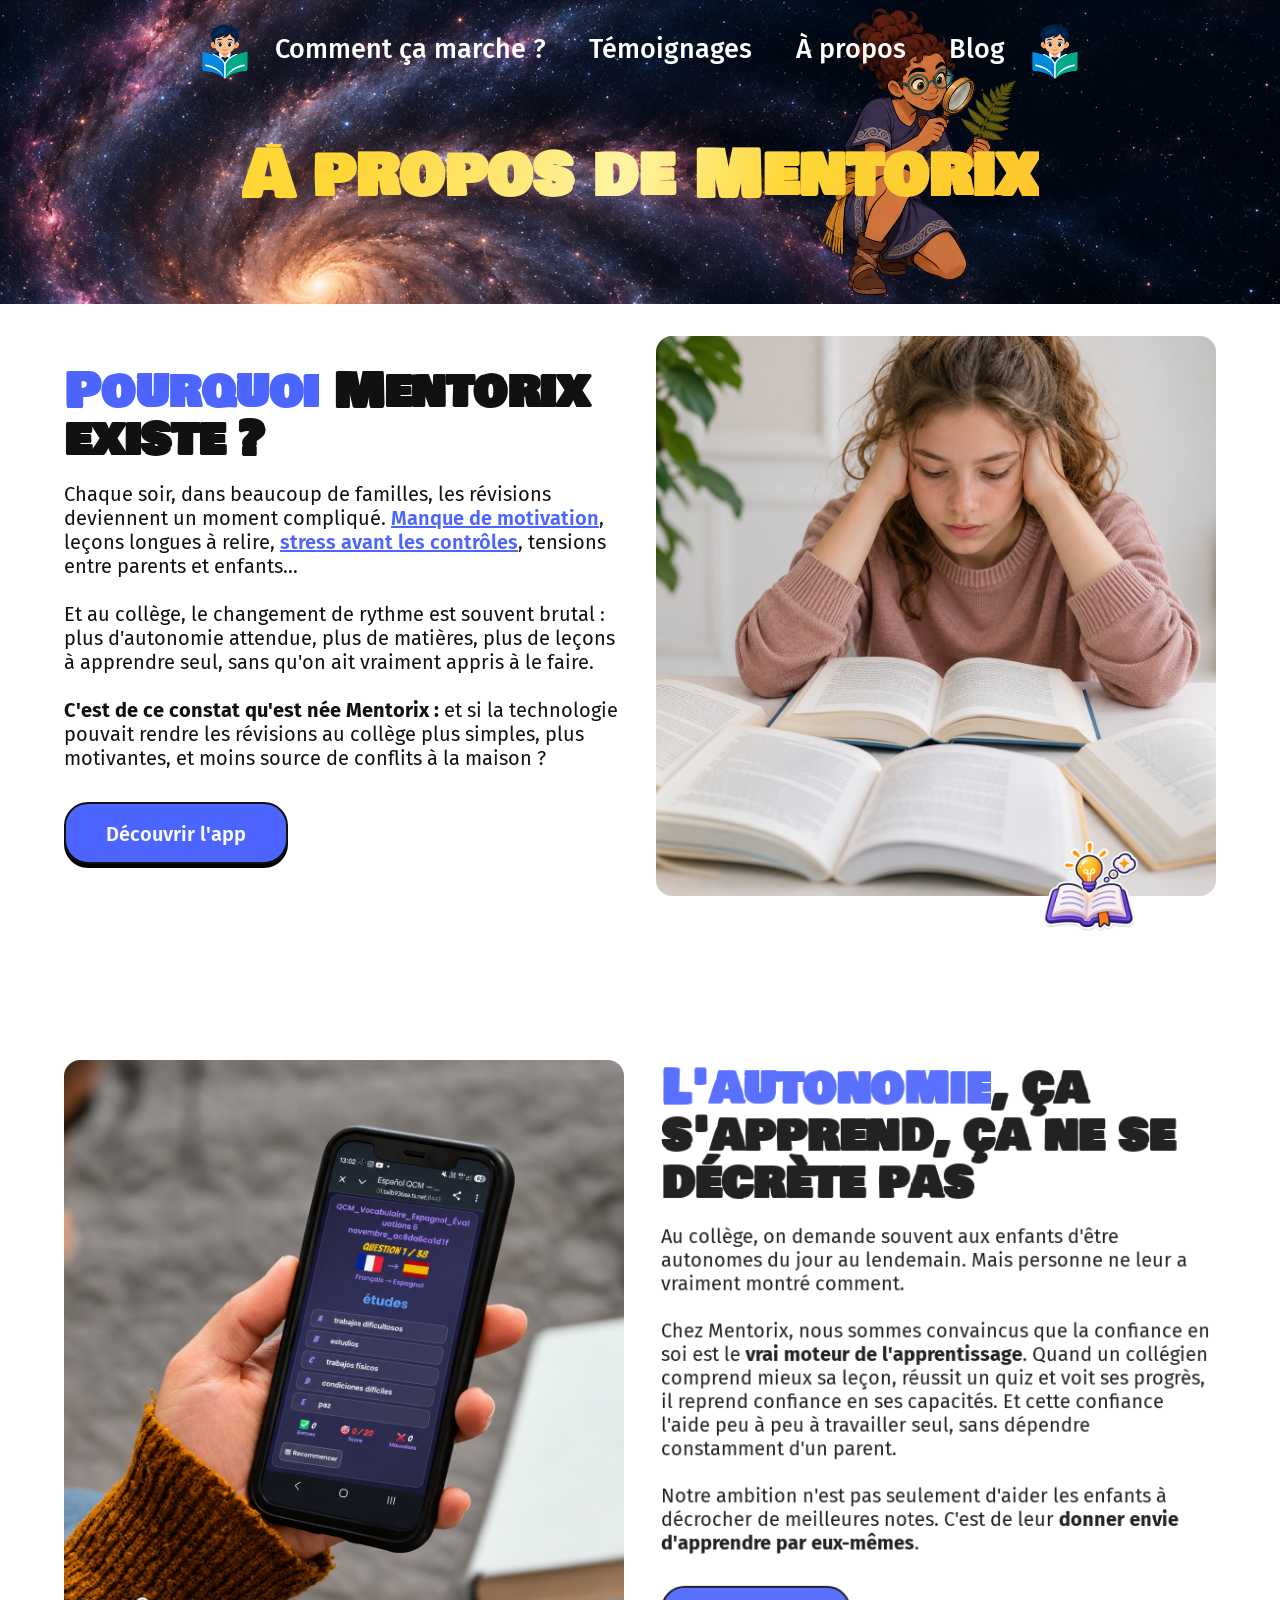
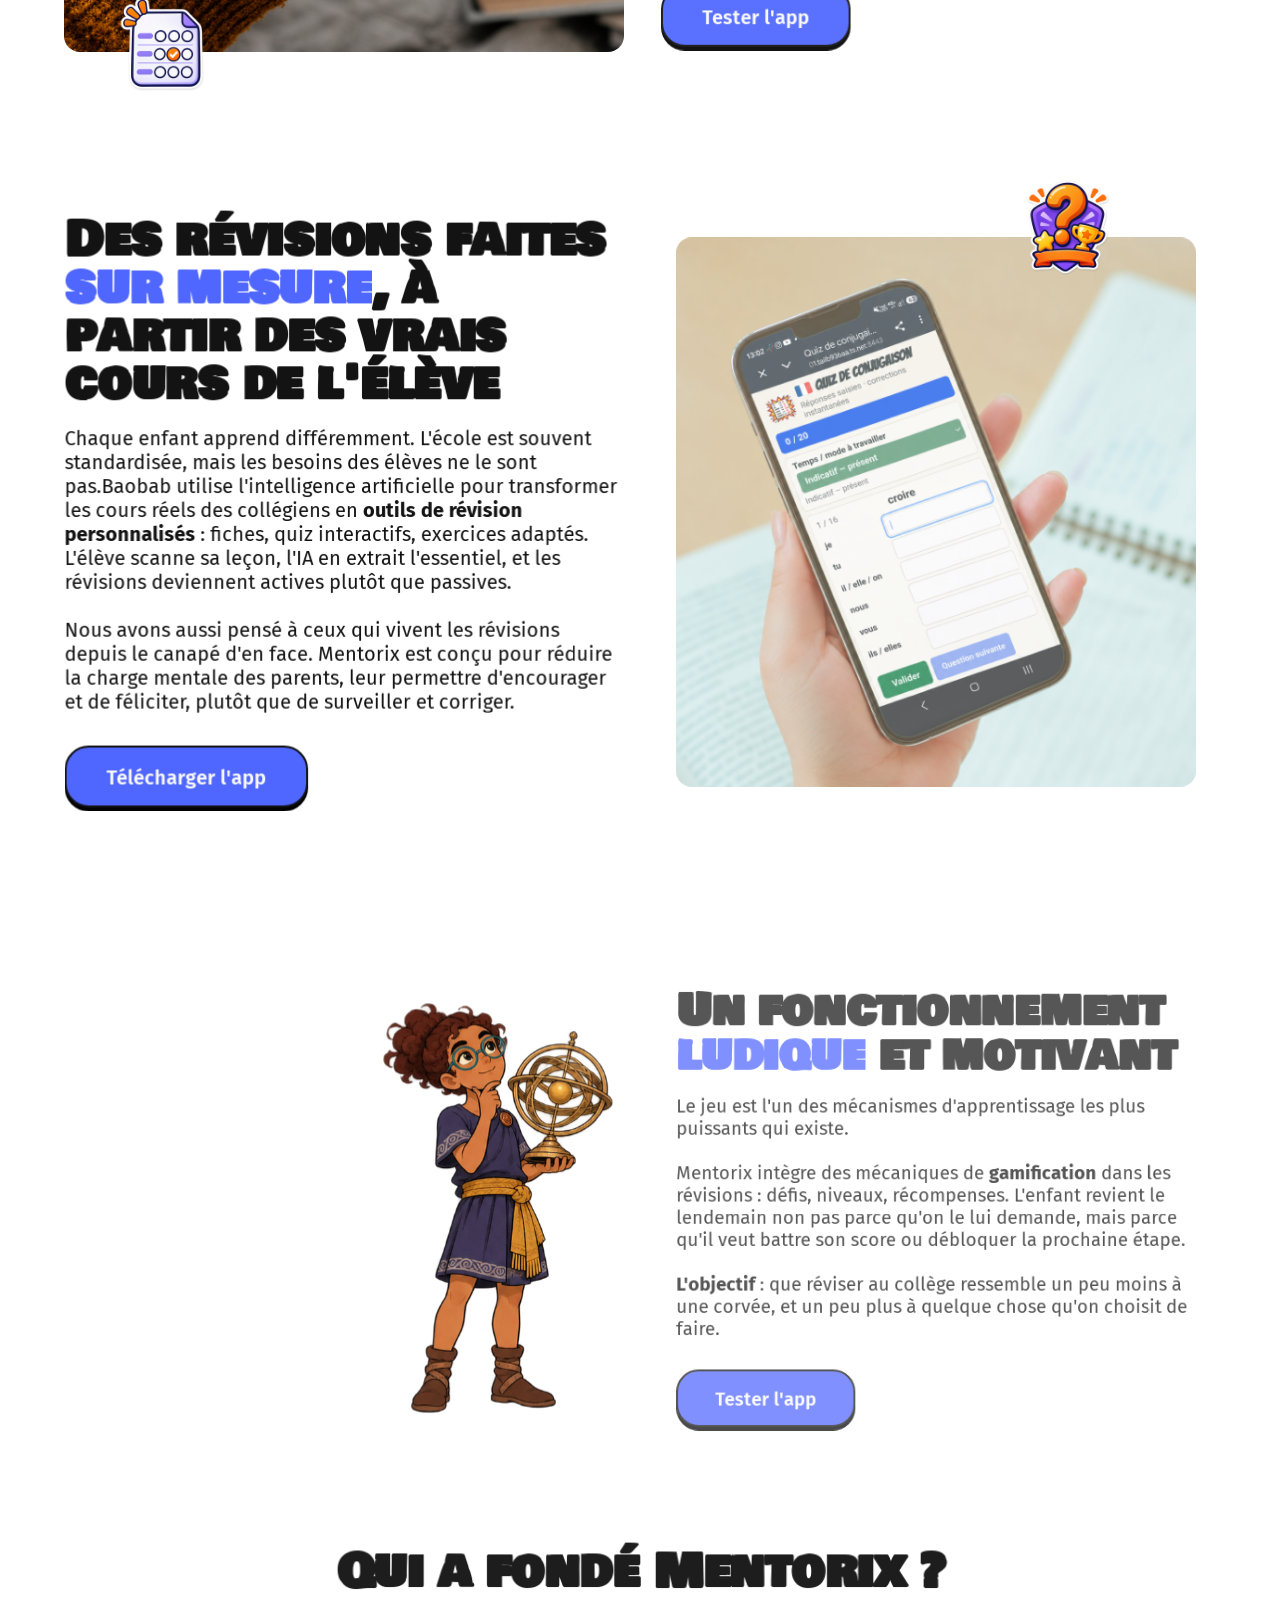
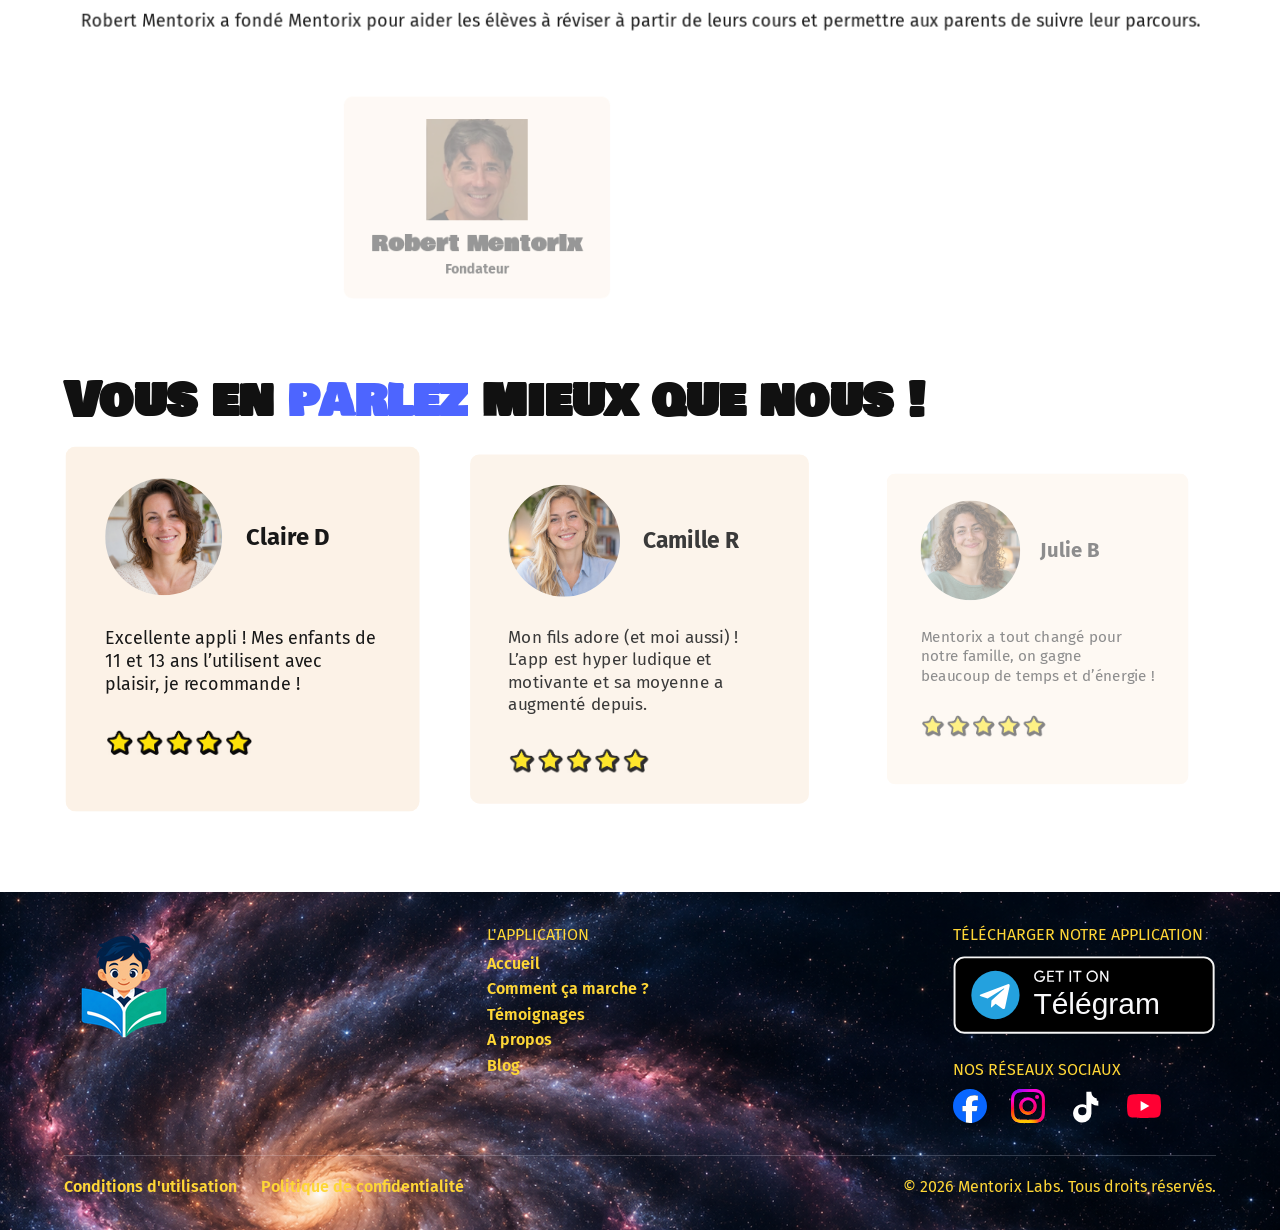
<file: a-propos/index.html>
<!DOCTYPE html>
<!-- Last Published: Thu Oct 22 2026 09:07:51 GMT+0000 (Coordinated Universal Time) --><html data-wf-domain="www.baobab-labs.com" data-wf-page="6a05c0a60cd3d7ceb0b29919" data-wf-site="67a1f0b250a84c443de5dfe8" lang="fr"><head><meta charset="utf-8"/><link crossorigin="anonymous" href="https://cdn.prod.website-files.com" rel="preconnect"/><title>À propos de Mentorix, l'appli de révision collège avec l'IA</title><meta content="Découvrez Mentorix, l'application de révision collège qui utilise l'IA et la gamification pour aider les élèves de la 6e à la 3e à apprendre en autonomie." name="description"/><meta content="À propos de Mentorix, l'appli de révision collège avec l'IA" property="og:title"/><meta content="Découvrez Mentorix, l'application de révision collège qui utilise l'IA et la gamification pour aider les élèves de la 6e à la 3e à apprendre en autonomie." property="og:description"/><meta content="https://cdn.prod.website-files.com/67a1f0b250a84c443de5dfe8/6a0d77fe2304e8e7393e28f3_OpenGraph_Apropos.webp" property="og:image"/><meta content="À propos de Mentorix, l'appli de révision collège avec l'IA" name="twitter:title"/><meta content="Découvrez Mentorix, l'application de révision collège qui utilise l'IA et la gamification pour aider les élèves de la 6e à la 3e à apprendre en autonomie." name="twitter:description"/><meta content="https://cdn.prod.website-files.com/67a1f0b250a84c443de5dfe8/6a0d77fe2304e8e7393e28f3_OpenGraph_Apropos.webp" name="twitter:image"/><meta content="website" property="og:type"/><meta content="summary_large_image" name="twitter:card"/><meta content="width=device-width, initial-scale=1" name="viewport"/><link crossorigin="anonymous" href="/assets/0aa26cdbda0f-baobab-staging.webflow.shared.a11444e62.min.css" rel="stylesheet" type="text/css"/><link href="https://fonts.googleapis.com" rel="preconnect"/><link crossorigin="anonymous" href="https://fonts.gstatic.com" rel="preconnect"/><script src="/assets/012e56dad079-webfont.js" type="text/javascript"></script><script type="text/javascript">WebFont.load({  google: {    families: ["Montserrat:100,100italic,200,200italic,300,300italic,400,400italic,500,500italic,600,600italic,700,700italic,800,800italic,900,900italic","Bowlby One:300,400,500,600,700","Bowlby One SC:300,400,500,600,700","Fira Sans:300,400,500,600,700"]  }});</script><script type="text/javascript">!function(o,c){var n=c.documentElement,t=" w-mod-";n.className+=t+"js",("ontouchstart"in o||o.DocumentTouch&&c instanceof DocumentTouch)&&(n.className+=t+"touch")}(window,document);</script><link href="/assets/logo-education.png" rel="shortcut icon" type="image/x-icon"/><link href="/assets/logo-education.png" rel="apple-touch-icon"/><link href="https://www.baobab-labs.com/a-propos" rel="canonical"/><script type="application/ld+json">
{
  "@context": "https://schema.org",
  "@type": "AboutPage",
  "name": "À propos de Mentorix",
  "url": "/a-propos",
  "inLanguage": "fr",
  "description": "Découvrez Mentorix, l'application de révision collège qui utilise l'IA et la gamification pour aider les élèves de la 6e à la 3e à apprendre en autonomie.",
  "about": {
    "@type": "Organization",
    "name": "Mentorix",
    "url": "https://www.baobab-labs.com",
    "logo": {
      "@type": "ImageObject",
      "url": "https://cdn.prod.website-files.com/67a1f0b250a84c443de5dfe8/67a47efcabbb21e35158ef78_Baobab_logo.avif"
    },
    "description": "Application de révision collège qui utilise l'IA et la gamification pour aider les élèves de la 6e à la 3e à apprendre en autonomie",
    "founder": [
      {
        "@type": "Person",
        "name": "Robert Mentorix",
        "jobTitle": "Fondateur",
        "image": {
          "@type": "ImageObject",
          "url": "https://cdn.prod.website-files.com/69f8b76430588b4b288c2552/6a05eeb730d84d6b8ea6682e_Adrien-pointillart.webp"
        }
      },
      {
        "@type": "Person",
        "name": "Robert Mentorix",
        "jobTitle": "Fondateur",
        "image": {
          "@type": "ImageObject",
          "url": "https://cdn.prod.website-files.com/69f8b76430588b4b288c2552/6a05eefc87fe379c9758865c_Pierre-Alexis.webp"
        }
      }
    ],
    "aggregateRating": {
      "@type": "AggregateRating",
      "ratingValue": "4.7",
      "bestRating": "5",
      "reviewCount": "650"
    },
    "review": [
      {
        "@type": "Review",
        "author": {
          "@type": "Person",
          "name": "Claire D"
        },
        "reviewRating": {
          "@type": "Rating",
          "ratingValue": "5",
          "bestRating": "5"
        },
        "reviewBody": "Excellente appli ! Mes enfants de 11 et 13 ans l'utilisent avec plaisir, je recommande !"
      },
      {
        "@type": "Review",
        "author": {
          "@type": "Person",
          "name": "Camille R"
        },
        "reviewRating": {
          "@type": "Rating",
          "ratingValue": "5",
          "bestRating": "5"
        },
        "reviewBody": "Mon fils adore (et moi aussi) ! L'app est hyper ludique et motivante et sa moyenne a augmenté depuis."
      },
      {
        "@type": "Review",
        "author": {
          "@type": "Person",
          "name": "Julie B"
        },
        "reviewRating": {
          "@type": "Rating",
          "ratingValue": "5",
          "bestRating": "5"
        },
        "reviewBody": "Mentorix a tout changé pour notre famille, on gagne beaucoup de temps et d'énergie !"
      }
    ]
  }
}
</script><!-- Keep this css code to improve the font quality-->
<style>
  .section_who .image_author.mobile {
    width: 7.375rem !important;
    height: 7.375rem !important;
  }
  @media screen and (max-width: 767px) {
    .section_who .image_author.mobile {
      width: 5.375rem !important;
      height: 5.375rem !important;
    }
  }
  * {
    -webkit-font-smoothing: antialiased;
    -moz-osx-font-smoothing: grayscale;
    -o-font-smoothing: antialiased;
    -webkit-appearance:none;
  }

  .download_component {
    transform: translateY(100%);
    visibility: hidden;
  }
</style>
<!-- JsonLd Global -->
<script type="application/ld+json">
{
  "@context": "https://schema.org",
  "@type": "Organization",
  "name": "Mentorix",
  "description": "Mentorix crée des outils numériques pensés pour les familles, pour aider les collégiens à réviser efficacement grâce à l'IA.",
  "url": "https://www.baobab-labs.com/",
  "logo": {
    "@type": "ImageObject",
    "url": "https://cdn.prod.website-files.com/67a1f0b250a84c443de5dfe8/67a47efcabbb21e35158ef78_Baobab_logo.avif"
  },
  "sameAs": [
    "https://www.linkedin.com/company/baobab-labs/",
    "https://www.instagram.com/baobab.labs/",
    "https://www.facebook.com/BaobabLabs/"
  ]
}
</script>
<script type="application/ld+json">
{
  "@context": "https://schema.org",
  "@type": "WebSite",
  "name": "Mentorix",
  "url": "https://www.baobab-labs.com/"
}
</script>
<!--- GSAP --->
<script src="/assets/cb9c6262bdd7-gsap.min.js"></script>
<script src="/assets/36c29c028158-ScrollTrigger.min.js"></script>
<!-- Google Tag Manager -->
<!-- End Google Tag Manager -->
<style>
.rich-text-block h2 {
  text-transform: none;
  font-size: 1.75rem;
}
.rich-text-block h3 {
  text-transform: none;
  font-size: 1.375rem;
}
</style>
<style>
  html[lang="en"] .section-presse,
  html[lang="pt-BR"] .section-presse,
  html[lang="es"] .section-presse {
    display: none !important;
  }
</style>
<!-- CiteMe AI Tracker -->
<style>
  .books-wrapper,
  .letter-wrapper,
  .parcours-wrapper,
  .card-special-wrapper {
    opacity: 0;
    transform-origin: center;
    will-change: transform, opacity;
    animation:
      iconAppear 700ms cubic-bezier(0.2, 0.9, 0.25, 1.25) forwards,
      iconFloat 3.8s ease-in-out infinite;
  }

  .books-wrapper {
    animation-delay: 0s, 700ms;
  }

  .letter-wrapper {
    animation-delay: 0.15s, 850ms;
  }

  .parcours-wrapper {
    animation-delay: 0.3s, 1000ms;
  }

  .card-special-wrapper {
    animation-delay: 0.45s, 1150ms;
  }

  @keyframes iconAppear {
    0% {
      opacity: 0;
      transform: translateY(12px) scale(0.85) rotate(-6deg);
    }

    65% {
      opacity: 1;
      transform: translateY(-4px) scale(1.08) rotate(4deg);
    }

    100% {
      opacity: 1;
      transform: translateY(0) scale(1) rotate(0deg);
    }
  }

  @keyframes iconFloat {
    0%,
    100% {
      opacity: 1;
      transform: translateY(0) scale(1) rotate(0deg);
    }

    50% {
      opacity: 1;
      transform: translateY(-18px) scale(1.08) rotate(6deg);
    }
  }

  @media (prefers-reduced-motion: reduce) {
    .books-wrapper,
    .letter-wrapper,
    .parcours-wrapper,
    .card-special-wrapper {
      opacity: 1;
      transform: none;
      animation: none;
    }
  }
</style>
<link href="https://www.baobab-labs.com/a-propos" hreflang="fr" rel="alternate"/><link href="https://www.baobab-labs.com/en/a-propos" hreflang="en" rel="alternate"/><link href="https://www.baobab-labs.com/pt-br/a-propos" hreflang="pt-br" rel="alternate"/><link href="https://www.baobab-labs.com/es/a-propos" hreflang="es" rel="alternate"/><style>.section_header.a-propos-header{background-image:url("/assets/savantix-astronome.avif"),url("/assets/d9be468326b5-67a47638865a233c4ecaa38b_780ece09a21b1213d54ce293927cce8d_test.avif");background-position:right top,0 0;background-repeat:no-repeat,repeat;background-size:auto 100%,500px}@media(max-width:767px){.section_header.a-propos-header{background-size:auto 72%,500px;background-position:right bottom,0 0}}</style><link href="/assets/mentorix-headers.css" rel="stylesheet"/></head><body><div class="page-wrapper"><div class="navbar_component w-nav" data-animation="default" data-collapse="medium" data-duration="400" data-easing="ease" data-easing2="ease" role="banner"><div class="navbar_container"><a class="navbar_logo-link w-nav-brand" href="/"><img alt="Mentorix" class="navbar_logo" height="100" loading="lazy" src="/assets/logo-education.png" width="100"/></a><nav class="navbar_menu w-nav-menu" role="navigation"><div class="navbar_menu-left"><a class="navbar_link w-nav-link" href="/#comment-ca-marche">Comment ça marche ?</a><a class="navbar_link navbar_menu-left w-nav-link" href="/#temoignages">Témoignages</a><a aria-current="page" class="navbar_link w-nav-link w--current" href="/a-propos">À propos</a><a class="navbar_link w-nav-link" href="/blog">Blog</a></div></nav><div class="menu-button w-nav-button"><div class="icon w-icon-nav-menu"></div></div><a class="navbar_logo-link-_mobile w-nav-brand" href="/"><img alt="Mentorix" class="navbar_logo" height="100" loading="lazy" src="/assets/logo-education.png" width="100"/></a></div></div><main class="section_header bao-background a-propos-header" id="header"><div class="padding-global"><div class="container-medium"><div class="header_component"><div class="hero_blog_page"><h1 class="h1_spe_blog">À propos de Mentorix</h1></div></div></div></div></main><section class="section_content_a_propos"><div class="padding-global padding-section-small"><div class="container-large"><div class="a-propos-wrapper"><div class="grid-a-propos"><div class="topic_content" data-w-id="c48459f5-3b7d-c2a2-1625-af2d1a4bcd31" style="opacity:0"><div class="topic_header"><h2 class="topic_heading"><span class="text-color-purple">Pourquoi</span> Mentorix existe ?</h2><p class="topic_subheading">Chaque soir, dans beaucoup de familles, les révisions deviennent un moment compliqué. <a href="/blog/motiver-collegien-devoirs">Manque de motivation</a>, leçons longues à relire, <a href="/blog/anxiete-scolaire-college">stress avant les contrôles</a>, tensions entre parents et enfants…<br/><br/>Et au collège, le changement de rythme est souvent brutal : plus d'autonomie attendue, plus de matières, plus de leçons à apprendre seul, sans qu'on ait vraiment appris à le faire.<br/><br/><strong>C'est de ce constat qu'est née Mentorix :</strong> et si la technologie pouvait rendre les révisions au collège plus simples, plus motivantes, et moins source de conflits à la maison ?</p></div><a class="button w-button" href="https://intelos-01.tailb936aa.ts.net/education/inscription" target="_blank">Découvrir l'app</a></div><img alt="Jeune fille concentrée lisant un livre avec plusieurs livres ouverts devant elle sur une table." class="image-a-propos" data-w-id="c25b3efc-b204-15a0-ab17-3e2a136ffeeb" id="w-node-c25b3efc-b204-15a0-ab17-3e2a136ffeeb-b0b29919" loading="lazy" sizes="100vw" src="/assets/eleve-livres-ia.png" style="opacity:0"/><div class="books-wrapper"><img alt="Illustration d’un livre ouvert avec une ampoule, symbole de réflexion." class="header_star1" height="108" loading="eager" src="/assets/mentorix-icon-reflexion.webp" width="108"/></div></div><div class="grid-a-propos"><img alt="Une personne tient un smartphone affichant un quiz sur Charlemagne avec la question et trois options de réponse en français." class="image-a-propos" data-w-id="a05f1bc9-9b41-1f14-b4c4-781a00ca47d8" loading="lazy" sizes="100vw" src="/assets/mentorix-qcm-vocabulaire-telephone.png" style="opacity:0"/><div class="letter-wrapper"><img alt="Illustration d’une fiche à choix multiples avec une réponse cochée." class="header_star1" height="108" loading="eager" src="/assets/mentorix-icon-qcm.webp" width="108"/></div><div class="topic_content" data-w-id="a05f1bc9-9b41-1f14-b4c4-781a00ca47c0" style="opacity:0"><div class="topic_header"><h2 class="topic_heading"><span class="text-color-purple">L'autonomie</span>, ça s'apprend, ça ne se décrète pas</h2><p class="topic_subheading">Au collège, on demande souvent aux enfants d'être autonomes du jour au lendemain. Mais personne ne leur a vraiment montré comment.<br/><br/>Chez Mentorix, nous sommes convaincus que la confiance en soi est le <strong>vrai moteur de l'apprentissage</strong>. Quand un collégien comprend mieux sa leçon, réussit un quiz et voit ses progrès, il reprend confiance en ses capacités. Et cette confiance l'aide peu à peu à travailler seul, sans dépendre constamment d'un parent.<br/><br/>Notre ambition n'est pas seulement d'aider les enfants à décrocher de meilleures notes. C'est de leur <strong>donner envie d'apprendre par eux-mêmes</strong>.</p></div><a class="button w-button" href="https://intelos-01.tailb936aa.ts.net/education/inscription" target="_blank">Tester l'app</a></div></div><div class="grid-a-propos"><div class="topic_content" data-w-id="e1eb1d46-2512-d368-8b05-0a16ca392762" style="opacity:0"><div class="topic_header"><h2 class="topic_heading">Des révisions faites <span class="text-color-purple">sur mesure</span>, à partir des vrais cours de l'élève</h2><p class="topic_subheading">Chaque enfant apprend différemment. L'école est souvent standardisée, mais les besoins des élèves ne le sont pas.Baobab utilise l'intelligence artificielle pour transformer les cours réels des collégiens en <strong>outils de révision personnalisés</strong> : fiches, quiz interactifs, exercices adaptés. L'élève scanne sa leçon, l'IA en extrait l'essentiel, et les révisions deviennent actives plutôt que passives.<br/><br/>Nous avons aussi pensé à ceux qui vivent les révisions depuis le canapé d'en face. Mentorix est conçu pour réduire la charge mentale des parents, leur permettre d'encourager et de féliciter, plutôt que de surveiller et corriger.</p></div><a class="button w-button" href="https://intelos-01.tailb936aa.ts.net/education/inscription" target="_blank">Télécharger l'app</a></div><img alt="Main tenant un smartphone affichant une conversation interactive en français sur Charlemagne couronné empereur en l'an 800." class="image-a-propos" data-w-id="e1eb1d46-2512-d368-8b05-0a16ca39277a" id="w-node-e1eb1d46-2512-d368-8b05-0a16ca39277a-b0b29919" loading="lazy" sizes="100vw" src="/assets/mentorix-quiz-conjugaison-telephone.png" style="opacity:0"/><div class="parcours-wrapper"><img alt="Illustration d’un quiz avec un point d’interrogation, une étoile et un trophée." class="header_star1" height="108" loading="eager" src="/assets/mentorix-icon-quiz.webp" width="108"/></div></div><div class="grid-a-propos"><img alt="Savantix observes les etoiles" width="308" height="634" class="image-a-propos" data-w-id="48e1cd99-d139-5bed-4170-47a2aa2fe763" loading="lazy" src="/assets/savantix-astronome.avif" style="height:auto;width:auto;max-height:27rem;max-width:100%;justify-self:end;opacity:0"/><div class="topic_content" data-w-id="48e1cd99-d139-5bed-4170-47a2aa2fe764" style="opacity:0"><div class="topic_header"><h2 class="topic_heading">Un fonctionnement <span class="text-color-purple">ludique</span> et motivant</h2><p class="topic_subheading">Le jeu est l'un des mécanismes d'apprentissage les plus puissants qui existe.<br/><br/>Mentorix intègre des mécaniques de <strong>gamification</strong> dans les révisions : défis, niveaux, récompenses. L'enfant revient le lendemain non pas parce qu'on le lui demande, mais parce qu'il veut battre son score ou débloquer la prochaine étape.<br/><br/><strong>L'objectif</strong> : que réviser au collège ressemble un peu moins à une corvée, et un peu plus à quelque chose qu'on choisit de faire.</p></div><a class="button w-button" href="https://intelos-01.tailb936aa.ts.net/education/inscription" target="_blank">Tester l'app</a></div></div></div></div></div></section><section class="section_who"><div class="padding-global padding-section-small"><div class="container-large"><div class="how_component"><div class="how_header" data-w-id="89c99f58-823b-7bc5-2259-7dca3923e14f" style="opacity:0"><h2 class="how_heading">Qui a fondé Mentorix ?</h2><p class="join-us_subheading">Robert Mentorix a fondé Mentorix pour aider les élèves à réviser à partir de leurs cours et permettre aux parents de suivre leur parcours.</p></div><div class="w-dyn-list"><div class="grid-fondateurs w-dyn-items" role="list"><div class="fondateurs_component w-dyn-item" data-w-id="364a09da-f95f-6df1-e99b-9966a34b0253" id="w-node-_364a09da-f95f-6df1-e99b-9966a34b0253-b0b29919" role="listitem" style="opacity:0;display:flex;flex-direction:column;align-items:center;text-align:center;width:100%;box-sizing:border-box"><img alt="Robert Mentorix" class="image_author mobile" loading="lazy" src="/assets/fondateur-photo.jpeg" style="width:auto;height:33px;align-self:center"/><div class="w-layout-vflex text_author" style="width:100%;align-items:center;text-align:center"><div class="name-author-linkedin" style="justify-content:center"><h3 class="h4-spe" style="text-align:center">Robert Mentorix</h3></div><div class="text-weight-bold">Fondateur</div></div></div></div></div></div></div></div></section><section class="section-testimonial" id="temoignages"><div class="padding-global padding-custom-testimonial"><div class="container-large"><div class="w-layout-hflex title-image"><h2 class="how_heading align-left">Vous en <span class="text-color-purple">parlez</span> mieux que nous !</h2></div><div class="testimonial_wrapper" data-gsap-trigger=""><div class="testimonial_item" data-gsap-stagger=""><div class="testimonial_item-header"><div class="testimonial_item-image-wrapper"><img alt="" class="testimonial_item-image" height="150" loading="lazy" src="/assets/avis-celine-ia.png" width="150"/></div><div class="testimonial_item-heading">Claire D</div></div><div class="testimonial_item-body"><p class="testimonial_item-text">Excellente appli ! Mes enfants de 11 et 13 ans l’utilisent avec plaisir, je recommande !</p><div class="testimonial_item-stars"><img alt="" class="testimonial_star" height="29" loading="lazy" src="/assets/5b59603c830e-67a4b853554303e1a66f1bc9_star.avif" width="29"/><img alt="" class="testimonial_star" height="29" loading="lazy" src="/assets/5b59603c830e-67a4b853554303e1a66f1bc9_star.avif" width="29"/><img alt="" class="testimonial_star" height="29" loading="lazy" src="/assets/5b59603c830e-67a4b853554303e1a66f1bc9_star.avif" width="29"/><img alt="" class="testimonial_star" height="29" loading="lazy" src="/assets/5b59603c830e-67a4b853554303e1a66f1bc9_star.avif" width="29"/><img alt="" class="testimonial_star" height="29" loading="lazy" src="/assets/5b59603c830e-67a4b853554303e1a66f1bc9_star.avif" width="29"/></div></div></div><div class="testimonial_item" data-gsap-stagger=""><div class="testimonial_item-header"><div class="testimonial_item-image-wrapper"><img alt="" class="testimonial_item-image" height="150" loading="lazy" src="/assets/avis-marine-ia.png" width="150"/></div><div class="testimonial_item-heading">Camille R</div></div><div class="testimonial_item-body"><p class="testimonial_item-text">Mon fils adore (et moi aussi) ! L’app est hyper ludique et motivante et sa moyenne a augmenté depuis.</p><div class="testimonial_item-stars"><img alt="" class="testimonial_star" height="29" loading="lazy" src="/assets/5b59603c830e-67a4b853554303e1a66f1bc9_star.avif" width="29"/><img alt="" class="testimonial_star" height="29" loading="lazy" src="/assets/5b59603c830e-67a4b853554303e1a66f1bc9_star.avif" width="29"/><img alt="" class="testimonial_star" height="29" loading="lazy" src="/assets/5b59603c830e-67a4b853554303e1a66f1bc9_star.avif" width="29"/><img alt="" class="testimonial_star" height="29" loading="lazy" src="/assets/5b59603c830e-67a4b853554303e1a66f1bc9_star.avif" width="29"/><img alt="" class="testimonial_star" height="29" loading="lazy" src="/assets/5b59603c830e-67a4b853554303e1a66f1bc9_star.avif" width="29"/></div></div></div><div class="testimonial_item" data-gsap-stagger=""><div class="testimonial_item-header"><div class="testimonial_item-image-wrapper"><img alt="" class="testimonial_item-image" height="150" loading="lazy" src="/assets/avis-sandra-ia.png" width="150"/></div><div class="testimonial_item-heading">Julie B</div></div><div class="testimonial_item-body"><p class="testimonial_item-text">Mentorix a tout changé pour notre famille, on gagne beaucoup de temps et d’énergie !</p><div class="testimonial_item-stars"><img alt="" class="testimonial_star" height="29" loading="lazy" src="/assets/5b59603c830e-67a4b853554303e1a66f1bc9_star.avif" width="29"/><img alt="" class="testimonial_star" height="29" loading="lazy" src="/assets/5b59603c830e-67a4b853554303e1a66f1bc9_star.avif" width="29"/><img alt="" class="testimonial_star" height="29" loading="lazy" src="/assets/5b59603c830e-67a4b853554303e1a66f1bc9_star.avif" width="29"/><img alt="" class="testimonial_star" height="29" loading="lazy" src="/assets/5b59603c830e-67a4b853554303e1a66f1bc9_star.avif" width="29"/><img alt="" class="testimonial_star" height="29" loading="lazy" src="/assets/5b59603c830e-67a4b853554303e1a66f1bc9_star.avif" width="29"/></div></div></div></div></div></div></section><footer class="section_footer" id="footer"><div class="padding-global padding-section-small"><div><div class="footer_component"><div class="footer_logo-wrapper"><img alt="Mentorix" class="footer_logo" height="187" loading="lazy" src="/assets/logo-education.png" width="186"/></div><div class="footer_logo-wrapper"><div class="title_content_footer"><p class="text-grey">L'APPLICATION</p><a class="footer_link" href="/">Accueil</a><a class="footer_link" href="/#comment-ca-marche">Comment ça marche ?</a><a class="footer_link" href="/#temoignages">Témoignages</a><a aria-current="page" class="footer_link w--current" href="/a-propos">A propos</a><a class="footer_link" href="/blog">Blog</a></div></div><div class="footer_logo-wrapper"><div class="title_content_footer"><p class="text-grey maj">Télécharger notre application</p><div class="header_badge-list"><a class="badge_component w-inline-block" href="https://intelos-01.tailb936aa.ts.net/education/inscription" target="_blank" rel="noopener noreferrer"><img alt="Accéder à Mentorix sur Telegram" class="badge_image footer" height="48" loading="lazy" src="/assets/mentorix-telegram-badge.svg" width="158"/></a></div></div><div class="title_content_footer"><p class="text-grey maj">Nos réseaux sociaux</p><div class="social-media-wrapper"><a href="http://localhost:8767/application/"><img width="34" height="34" alt="logo facebook" loading="lazy" src="/assets/facebook-brand-color.svg"/></a><a href="http://localhost:8767/application/"><img width="34" height="34" alt="logo instagram" loading="lazy" src="/assets/instagram-brand-gradient.svg"/></a><a href="http://localhost:8767/application/"><img width="34" height="34" alt="logo TikTok" loading="lazy" src="/assets/tiktok.svg"/></a><a href="http://localhost:8767/application/"><img width="34" height="34" alt="logo YouTube" loading="lazy" src="/assets/youtube-brand-color.svg"/></a></div></div></div></div><div class="line"></div><div class="footer_link-list"><div class="footer_link-list"><a class="footer_link" href="/conditions-dutilisation">Conditions d'utilisation</a><a class="footer_link" href="/politique-de-confidentialite">Politique de confidentialité</a></div><p class="text-grey">© 2026 Mentorix Labs. Tous droits réservés.</p></div></div></div><div class="flowappz-cookie-consent-hide-popup-5" flowappz-cookie-consent-container="true"><div class="flowappz-cookie-consent-popup-22 flowappz-hide-popup" flowappz-cookie-popup="true"><div class="flowappz-consent-popup-content--temp6-2"><div class="flowappz-cookie-popup-content-paragraph-38"><img alt="" class="image-4" loading="lazy" src="/assets/c1b71bd1744d-69b1819e17d07f1b0f33fee4_surface2701.png"/><p class="paragraph-71">Notre site web utilise des cookies. En continuant à naviguer, vous acceptez l’utilisation de cookies comme indiqué dans notre politique de confidentialité.</p></div><div class="flowappz-cookie-popup-btn-wrapper-19"><div class="flowappz-cookie-consent-accept-btn-container"><a class="flowappz-cookie-accept-button-36 w-button" flowappz-cookie-command="accept-all" href="#">Accepter</a></div><a class="flowappz-cookie-reject-button-32 w-button" flowappz-cookie-command="reject-all" href="#">Refuser</a><div class="flowappz-cookie-settings-close-btn-19" flowappz-cookie-command="close-cookie-popup"><svg class="svg-4" fill="none" viewbox="0 0 34 34" width="100%" xmlns="http://www.w3.org/2000/svg"><path class="path-4" clip-rule="evenodd" d="M17.7071 16.0867L22.922 10.8718L23.8059 11.7557L18.591 16.9706L23.8059 22.1855L22.922 23.0694L17.7071 17.8545L12.4922 23.0694L11.6083 22.1855L16.8232 16.9706L11.6083 11.7557L12.4922 10.8718L17.7071 16.0867Z" fill="currentColor" fill-rule="evenodd"></path></svg></div></div><div class="flowappz-cookie-consent-code w-embed"><style>

/* This will hide elements with .your-body-class if .wf-doc is not on the <html> element */
html:not(.wf-doc) .flowappz-hide-popup {
    display: none;
}
.w--redirected-checked{
	background-size:11px;
}


[custom-scrollbar="true"]::-webkit-scrollbar {
  width: 10px;
  height: 10px;
}

[custom-scrollbar="true"]::-webkit-scrollbar-track {
  background-color: #f2f2f2;
  border-radius: 6px;
}

[custom-scrollbar="true"]::-webkit-scrollbar-thumb {
  background-color: #141414;
  border-radius: 6px;
  border: 2px solid #f0f0f0;
}


</style></div></div></div></div></footer></div><script crossorigin="anonymous" integrity="sha256-9/aliU8dGd2tb6OSsuzixeV4y/faTqgFtohetphbbj0=" src="/assets/07c276a95e6b-jquery-3.5.1.min.dc5e7f18c8.js" type="text/javascript"></script><script crossorigin="anonymous" integrity="sha384-4abIlA5/v7XaW1HMXKBgnUuhnjBYJ/Z9C1OSg4OhmVw9O3QeHJ/qJqFBERCDPv7G" src="/assets/90f441470f83-webflow.schunk.36b8fb49256177c8.js" type="text/javascript"></script><script crossorigin="anonymous" integrity="sha384-ZQegXnsurikYbqDKRxe2OfxABK2Dv2w28lpCFO6skM9cJda16KPelgvWiSleZMiR" src="/assets/67bf3a2f4ae2-webflow.schunk.89b94ec63602fdfe.js" type="text/javascript"></script><script crossorigin="anonymous" integrity="sha384-IdEzDJ6Gty2g/jvGmGRX7Ew7p9C+uv7KQ0po/MbXsntu9hyOn7znjdNyAgt9pzHu" src="/assets/2bbb0a0be380-webflow.2b99f136.9449ca71d60ec215.js" type="text/javascript"></script><!--- Handle GSAP stagger --->
<script type="text/javascript">
  var Webflow = Webflow || [];

  Webflow.push(function () {
    gsap.registerPlugin(ScrollTrigger);

    const triggers = document.querySelectorAll('[data-gsap-trigger]');

    triggers.forEach(trigger => {
      const cards = trigger.querySelectorAll('[data-gsap-stagger]');

      gsap.fromTo(cards, {
        scale: 0.7,
        opacity: 0
      }, {
        scale: 1,
        opacity: 1,
        duration: 0.6,
        ease: 'power2.out',
        stagger: 0.15,
        scrollTrigger: {
          trigger: trigger,
          start: 'top bottom-=50px',
          toggleActions: 'play none none none',
          once: true
        }
      });
    });
  });
</script>
<!-- Google Tag Manager (noscript) -->
<!-- End Google Tag Manager (noscript) --><style>.section_header.a-propos-header{background-color:#082c52;background-image:url("/assets/savantix-astronome.avif"),linear-gradient(rgba(8,44,82,.84),rgba(8,44,82,.84)),url("/assets/d9be468326b5-67a47638865a233c4ecaa38b_780ece09a21b1213d54ce293927cce8d_test.avif");background-position:calc(100% - 5rem) top,0 0,0 0;background-repeat:no-repeat,no-repeat,repeat;background-size:auto 100%,auto,500px}@media(max-width:767px){.section_header.a-propos-header{background-size:auto 72%,auto,500px;background-position:calc(100% - 2rem) bottom,0 0,0 0}}</style></body></html>
</file>
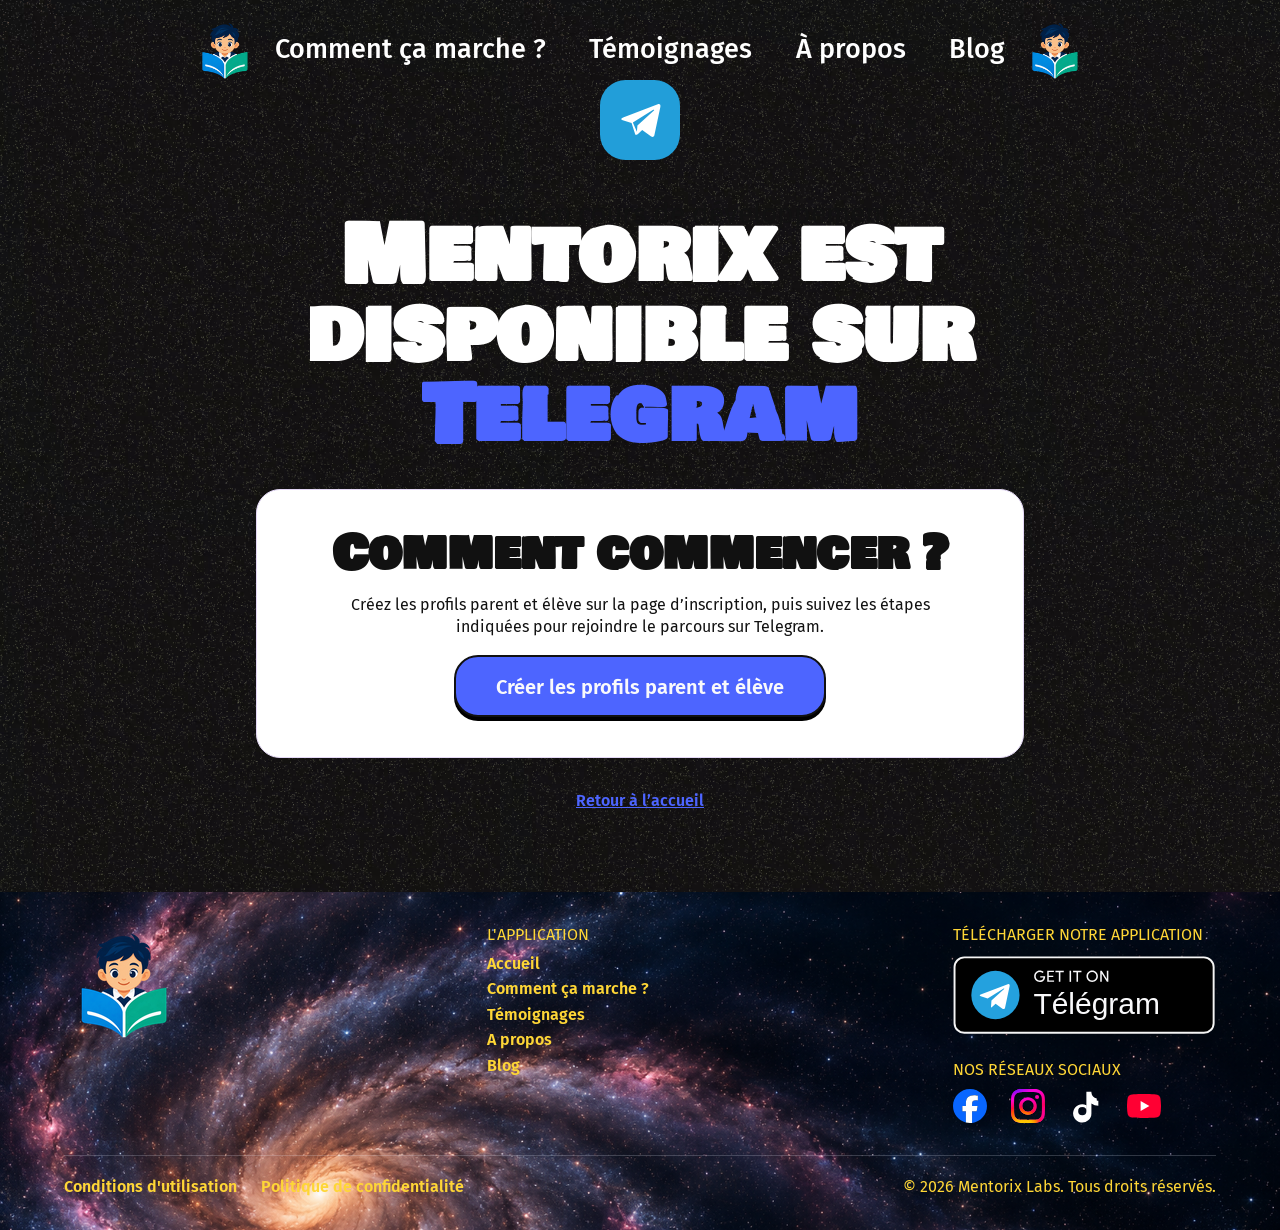
<file: application/index.html>
<!DOCTYPE html>

<!-- Last Published: Thu Oct 22 2026 09:07:51 GMT+0000 (Coordinated Universal Time) --><html data-wf-domain="www.baobab-labs.com" data-wf-page="6a05c0a60cd3d7ceb0b29919" data-wf-site="67a1f0b250a84c443de5dfe8" lang="fr"><head><meta charset="utf-8"/><link crossorigin="anonymous" href="https://cdn.prod.website-files.com" rel="preconnect"/><title>L’application Mentorix | Mentorix</title><meta content="L’application Mentorix est en cours de développement. Le parcours parent-élève fonctionne actuellement sur Telegram." name="description"/><meta content="width=device-width, initial-scale=1" name="viewport"/><link crossorigin="anonymous" href="/assets/0aa26cdbda0f-baobab-staging.webflow.shared.a11444e62.min.css" rel="stylesheet" type="text/css"/><link href="https://fonts.googleapis.com" rel="preconnect"/><link crossorigin="anonymous" href="https://fonts.gstatic.com" rel="preconnect"/><script src="/assets/012e56dad079-webfont.js" type="text/javascript"></script><script type="text/javascript">WebFont.load({  google: {    families: ["Montserrat:100,100italic,200,200italic,300,300italic,400,400italic,500,500italic,600,600italic,700,700italic,800,800italic,900,900italic","Bowlby One:300,400,500,600,700","Bowlby One SC:300,400,500,600,700","Fira Sans:300,400,500,600,700"]  }});</script><script type="text/javascript">!function(o,c){var n=c.documentElement,t=" w-mod-";n.className+=t+"js",("ontouchstart"in o||o.DocumentTouch&&c instanceof DocumentTouch)&&(n.className+=t+"touch")}(window,document);</script><link href="/assets/logo-education.png" rel="shortcut icon" type="image/x-icon"/><link href="/assets/logo-education.png" rel="apple-touch-icon"/><!-- Keep this css code to improve the font quality-->
<style>
  * {
    -webkit-font-smoothing: antialiased;
    -moz-osx-font-smoothing: grayscale;
    -o-font-smoothing: antialiased;
    -webkit-appearance:none;
  }

  .download_component {
    transform: translateY(100%);
    visibility: hidden;
  }
</style>
<!-- JsonLd Global -->


<!--- GSAP --->
<script src="/assets/cb9c6262bdd7-gsap.min.js"></script>
<script src="/assets/36c29c028158-ScrollTrigger.min.js"></script>
<!-- Google Tag Manager -->
<!-- End Google Tag Manager -->
<style>
.rich-text-block h2 {
  text-transform: none;
  font-size: 1.75rem;
}
.rich-text-block h3 {
  text-transform: none;
  font-size: 1.375rem;
}
</style>
<style>
  html[lang="en"] .section-presse,
  html[lang="pt-BR"] .section-presse,
  html[lang="es"] .section-presse {
    display: none !important;
  }
</style>
<!-- CiteMe AI Tracker -->
<style>
  .section_header.bao-background {
    background-image: none, url("/assets/d9be468326b5-67a47638865a233c4ecaa38b_780ece09a21b1213d54ce293927cce8d_test.avif");
  }

  .books-wrapper,
  .letter-wrapper,
  .parcours-wrapper,
  .card-special-wrapper {
    opacity: 0;
    transform-origin: center;
    will-change: transform, opacity;
    animation:
      iconAppear 700ms cubic-bezier(0.2, 0.9, 0.25, 1.25) forwards,
      iconFloat 3.8s ease-in-out infinite;
  }

  .books-wrapper {
    animation-delay: 0s, 700ms;
  }

  .letter-wrapper {
    animation-delay: 0.15s, 850ms;
  }

  .parcours-wrapper {
    animation-delay: 0.3s, 1000ms;
  }

  .card-special-wrapper {
    animation-delay: 0.45s, 1150ms;
  }

  @keyframes iconAppear {
    0% {
      opacity: 0;
      transform: translateY(12px) scale(0.85) rotate(-6deg);
    }

    65% {
      opacity: 1;
      transform: translateY(-4px) scale(1.08) rotate(4deg);
    }

    100% {
      opacity: 1;
      transform: translateY(0) scale(1) rotate(0deg);
    }
  }

  @keyframes iconFloat {
    0%,
    100% {
      opacity: 1;
      transform: translateY(0) scale(1) rotate(0deg);
    }

    50% {
      opacity: 1;
      transform: translateY(-18px) scale(1.08) rotate(6deg);
    }
  }

  @media (prefers-reduced-motion: reduce) {
    .books-wrapper,
    .letter-wrapper,
    .parcours-wrapper,
    .card-special-wrapper {
      opacity: 1;
      transform: none;
      animation: none;
    }
  }
</style>
<link href="https://www.baobab-labs.com/a-propos" hreflang="fr" rel="alternate"/><link href="https://www.baobab-labs.com/en/a-propos" hreflang="en" rel="alternate"/><link href="https://www.baobab-labs.com/pt-br/a-propos" hreflang="pt-br" rel="alternate"/><link href="https://www.baobab-labs.com/es/a-propos" hreflang="es" rel="alternate"/><link href="/assets/mentorix-headers.css" rel="stylesheet"/></head><body><div class="page-wrapper"><div class="navbar_component w-nav" data-animation="default" data-collapse="medium" data-duration="400" data-easing="ease" data-easing2="ease" role="banner"><div class="navbar_container"><a class="navbar_logo-link w-nav-brand" href="/"><img alt="Mentorix" class="navbar_logo" height="100" loading="lazy" src="/assets/logo-education.png" width="100"/></a><nav class="navbar_menu w-nav-menu" role="navigation"><div class="navbar_menu-left"><a class="navbar_link w-nav-link" href="/#comment-ca-marche">Comment ça marche ?</a><a class="navbar_link navbar_menu-left w-nav-link" href="/#temoignages">Témoignages</a><a class="navbar_link w-nav-link" href="/a-propos">À propos</a><a class="navbar_link w-nav-link" href="/blog">Blog</a></div></nav><div class="menu-button w-nav-button"><div class="icon w-icon-nav-menu"></div></div><a class="navbar_logo-link-_mobile w-nav-brand" href="/"><img alt="Mentorix" class="navbar_logo" height="100" loading="lazy" src="/assets/logo-education.png" width="100"/></a></div></div><main class="section_header bao-background" id="header">
<div class="padding-global padding-section-medium">
<div class="container-small">
<div class="how_header" style="text-align:center; margin-inline:auto">
<div style="margin:0 auto 1.5rem; display:grid; place-items:center; width:5rem; height:5rem; border-radius:1.6rem; background:#229ed9; color:white">
<svg aria-hidden="true" fill="currentColor" height="44" viewbox="0 0 24 24" width="44"><path d="M21.7 3.4 2.8 10.7c-1.3.5-1.3 1.2-.2 1.5l4.8 1.5 1.8 5.5c.2.6.1.8.7.8.5 0 .7-.2 1-.4l2.3-2.2 4.9 3.6c.9.5 1.6.3 1.8-.9l3.2-15.2c.3-1.4-.5-2-1.4-1.5ZM8.1 13.4l10.9-6.8c.5-.3 1-.1.6.2l-9 8.2-.3 3.4-2.2-5Z"></path></svg>
</div>
<p class="header_tagline">Application en cours de développement</p>
<h1 class="header_heading" style="color: #fff">Mentorix est disponible sur <span class="text-color-purple">Telegram</span></h1>
<p class="how_subheading">L’application mobile est en préparation. En attendant, le parcours de révision parent-élève fonctionne sur Telegram.</p>
</div>
<div style="margin:2rem auto; padding:clamp(1rem, 4vw, 2.5rem); border:1px solid #e3d7f5; border-radius:1.5rem; background:#fff; text-align:center">
<h2 class="how_heading">Comment commencer ?</h2>
<p style="margin:1rem auto; max-width:38rem">Créez les profils parent et élève sur la page d’inscription, puis suivez les étapes indiquées pour rejoindre le parcours sur Telegram.</p>
<a class="button w-button" href="https://intelos-01.tailb936aa.ts.net/education/inscription">Créer les profils parent et élève</a>
</div>
<p style="text-align:center"><a href="/">Retour à l’accueil</a></p>
</div>
</div>
</main><footer class="section_footer" id="footer"><div class="padding-global padding-section-small"><div><div class="footer_component"><div class="footer_logo-wrapper"><img alt="Mentorix" class="footer_logo" height="187" loading="lazy" src="/assets/logo-education.png" width="186"/></div><div class="footer_logo-wrapper"><div class="title_content_footer"><p class="text-grey">L'APPLICATION</p><a class="footer_link" href="/">Accueil</a><a class="footer_link" href="/#comment-ca-marche">Comment ça marche ?</a><a class="footer_link" href="/#temoignages">Témoignages</a><a aria-current="page" class="footer_link w--current" href="/a-propos">A propos</a><a class="footer_link" href="/blog">Blog</a></div></div><div class="footer_logo-wrapper"><div class="title_content_footer"><p class="text-grey maj">Télécharger notre application</p><div class="header_badge-list"><a class="badge_component w-inline-block" href="https://intelos-01.tailb936aa.ts.net/education/inscription" target="_blank" rel="noopener noreferrer"><img alt="Accéder à Mentorix sur Telegram" class="badge_image footer" height="48" loading="lazy" src="/assets/mentorix-telegram-badge.svg" width="158"/></a></div></div><div class="title_content_footer"><p class="text-grey maj">Nos réseaux sociaux</p><div class="social-media-wrapper"><a href="http://localhost:8767/application/"><img width="34" height="34" alt="logo facebook" loading="lazy" src="/assets/facebook-brand-color.svg"/></a><a href="http://localhost:8767/application/"><img width="34" height="34" alt="logo instagram" loading="lazy" src="/assets/instagram-brand-gradient.svg"/></a><a href="http://localhost:8767/application/"><img width="34" height="34" alt="logo TikTok" loading="lazy" src="/assets/tiktok.svg"/></a><a href="http://localhost:8767/application/"><img width="34" height="34" alt="logo YouTube" loading="lazy" src="/assets/youtube-brand-color.svg"/></a></div></div></div></div><div class="line"></div><div class="footer_link-list"><div class="footer_link-list"><a class="footer_link" href="/conditions-dutilisation">Conditions d'utilisation</a><a class="footer_link" href="/politique-de-confidentialite">Politique de confidentialité</a></div><p class="text-grey">© 2026 Mentorix Labs. Tous droits réservés.</p></div></div></div><div class="flowappz-cookie-consent-hide-popup-5" flowappz-cookie-consent-container="true"><div class="flowappz-cookie-consent-popup-22 flowappz-hide-popup" flowappz-cookie-popup="true"><div class="flowappz-consent-popup-content--temp6-2"><div class="flowappz-cookie-popup-content-paragraph-38"><img alt="" class="image-4" loading="lazy" src="/assets/c1b71bd1744d-69b1819e17d07f1b0f33fee4_surface2701.png"/><p class="paragraph-71">Notre site web utilise des cookies. En continuant à naviguer, vous acceptez l’utilisation de cookies comme indiqué dans notre politique de confidentialité.</p></div><div class="flowappz-cookie-popup-btn-wrapper-19"><div class="flowappz-cookie-consent-accept-btn-container"><a class="flowappz-cookie-accept-button-36 w-button" flowappz-cookie-command="accept-all" href="#">Accepter</a></div><a class="flowappz-cookie-reject-button-32 w-button" flowappz-cookie-command="reject-all" href="#">Refuser</a><div class="flowappz-cookie-settings-close-btn-19" flowappz-cookie-command="close-cookie-popup"><svg class="svg-4" fill="none" viewbox="0 0 34 34" width="100%" xmlns="http://www.w3.org/2000/svg"><path class="path-4" clip-rule="evenodd" d="M17.7071 16.0867L22.922 10.8718L23.8059 11.7557L18.591 16.9706L23.8059 22.1855L22.922 23.0694L17.7071 17.8545L12.4922 23.0694L11.6083 22.1855L16.8232 16.9706L11.6083 11.7557L12.4922 10.8718L17.7071 16.0867Z" fill="currentColor" fill-rule="evenodd"></path></svg></div></div><div class="flowappz-cookie-consent-code w-embed"><style>

/* This will hide elements with .your-body-class if .wf-doc is not on the <html> element */
html:not(.wf-doc) .flowappz-hide-popup {
    display: none;
}
.w--redirected-checked{
	background-size:11px;
}


[custom-scrollbar="true"]::-webkit-scrollbar {
  width: 10px;
  height: 10px;
}

[custom-scrollbar="true"]::-webkit-scrollbar-track {
  background-color: #f2f2f2;
  border-radius: 6px;
}

[custom-scrollbar="true"]::-webkit-scrollbar-thumb {
  background-color: #141414;
  border-radius: 6px;
  border: 2px solid #f0f0f0;
}


</style></div></div></div></div></footer></div><script crossorigin="anonymous" integrity="sha256-9/aliU8dGd2tb6OSsuzixeV4y/faTqgFtohetphbbj0=" src="/assets/07c276a95e6b-jquery-3.5.1.min.dc5e7f18c8.js" type="text/javascript"></script><script crossorigin="anonymous" integrity="sha384-4abIlA5/v7XaW1HMXKBgnUuhnjBYJ/Z9C1OSg4OhmVw9O3QeHJ/qJqFBERCDPv7G" src="/assets/90f441470f83-webflow.schunk.36b8fb49256177c8.js" type="text/javascript"></script><script crossorigin="anonymous" integrity="sha384-ZQegXnsurikYbqDKRxe2OfxABK2Dv2w28lpCFO6skM9cJda16KPelgvWiSleZMiR" src="/assets/67bf3a2f4ae2-webflow.schunk.89b94ec63602fdfe.js" type="text/javascript"></script><script crossorigin="anonymous" integrity="sha384-IdEzDJ6Gty2g/jvGmGRX7Ew7p9C+uv7KQ0po/MbXsntu9hyOn7znjdNyAgt9pzHu" src="/assets/2bbb0a0be380-webflow.2b99f136.9449ca71d60ec215.js" type="text/javascript"></script><!--- Handle GSAP stagger --->
<script type="text/javascript">
  var Webflow = Webflow || [];

  Webflow.push(function () {
    gsap.registerPlugin(ScrollTrigger);

    const triggers = document.querySelectorAll('[data-gsap-trigger]');

    triggers.forEach(trigger => {
      const cards = trigger.querySelectorAll('[data-gsap-stagger]');

      gsap.fromTo(cards, {
        scale: 0.7,
        opacity: 0
      }, {
        scale: 1,
        opacity: 1,
        duration: 0.6,
        ease: 'power2.out',
        stagger: 0.15,
        scrollTrigger: {
          trigger: trigger,
          start: 'top bottom-=50px',
          toggleActions: 'play none none none',
          once: true
        }
      });
    });
  });
</script>
<!-- Google Tag Manager (noscript) -->
<!-- End Google Tag Manager (noscript) --></body></html>
</file>
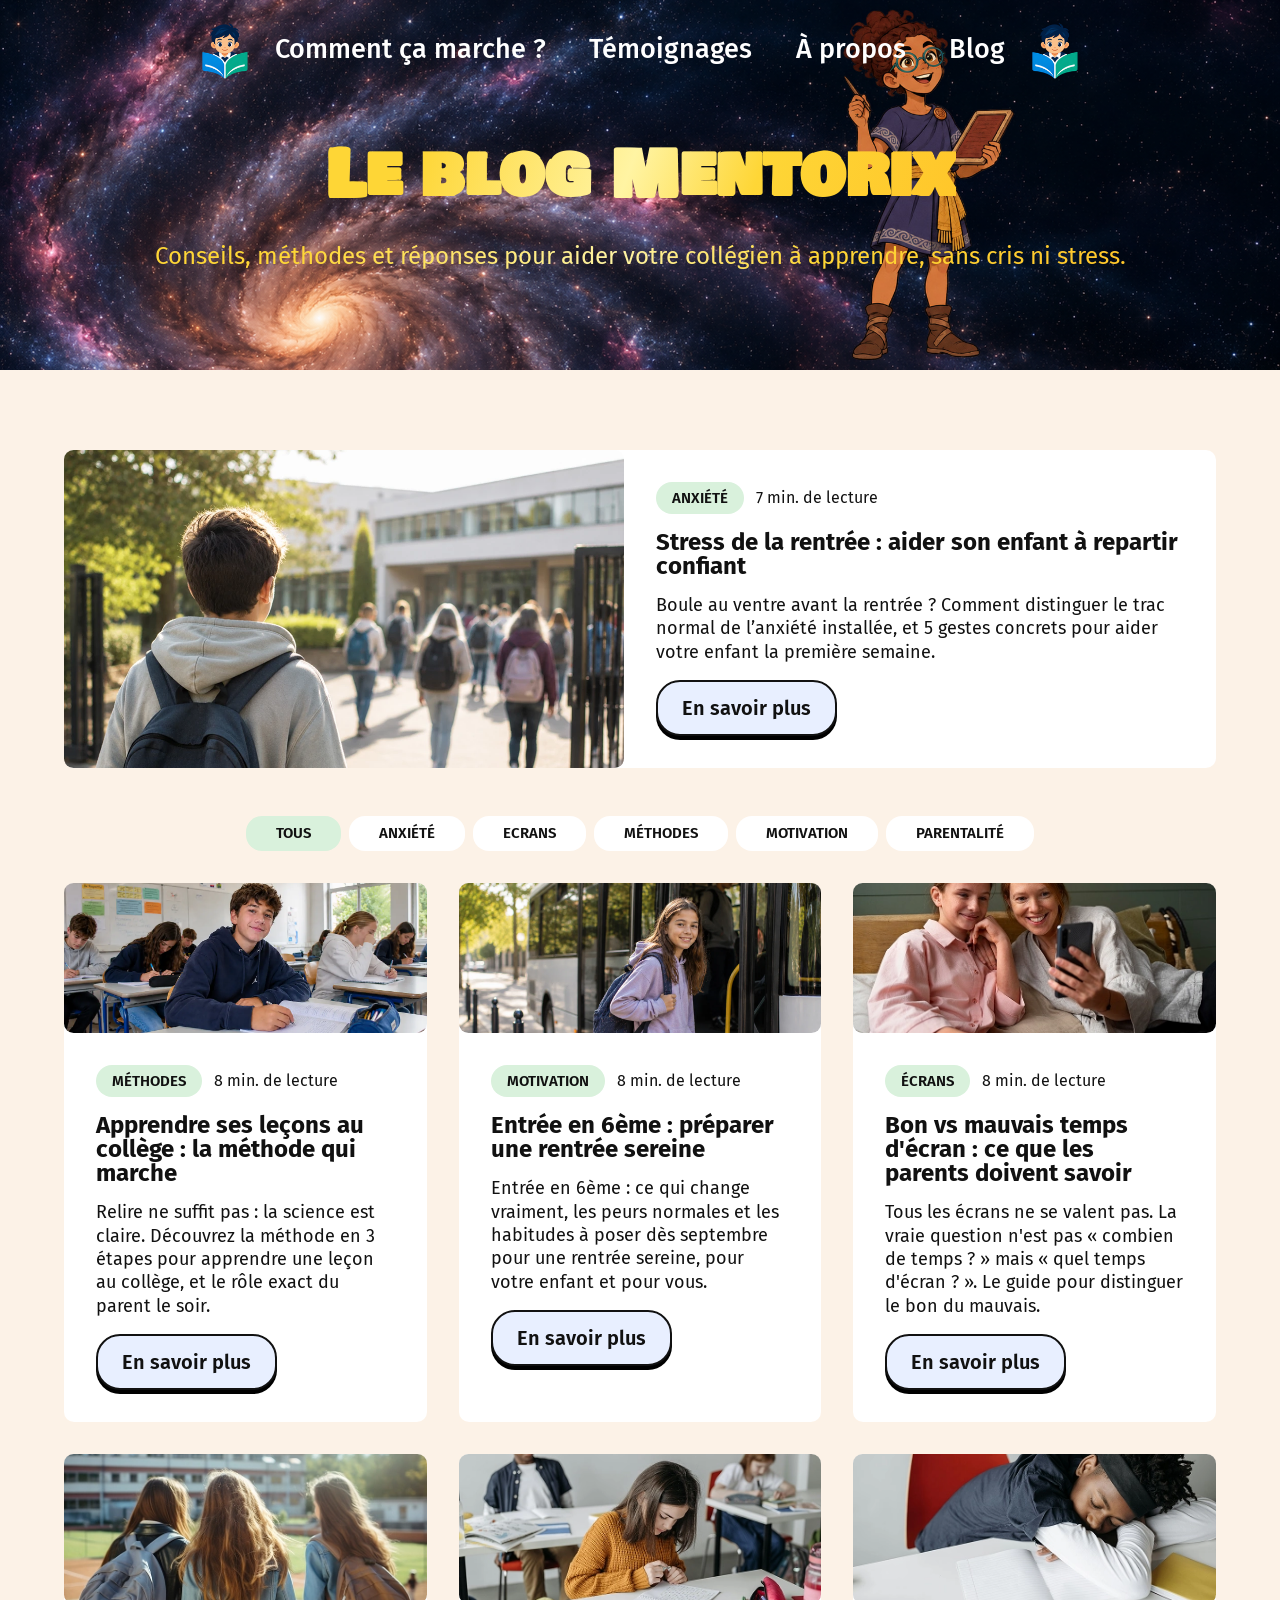
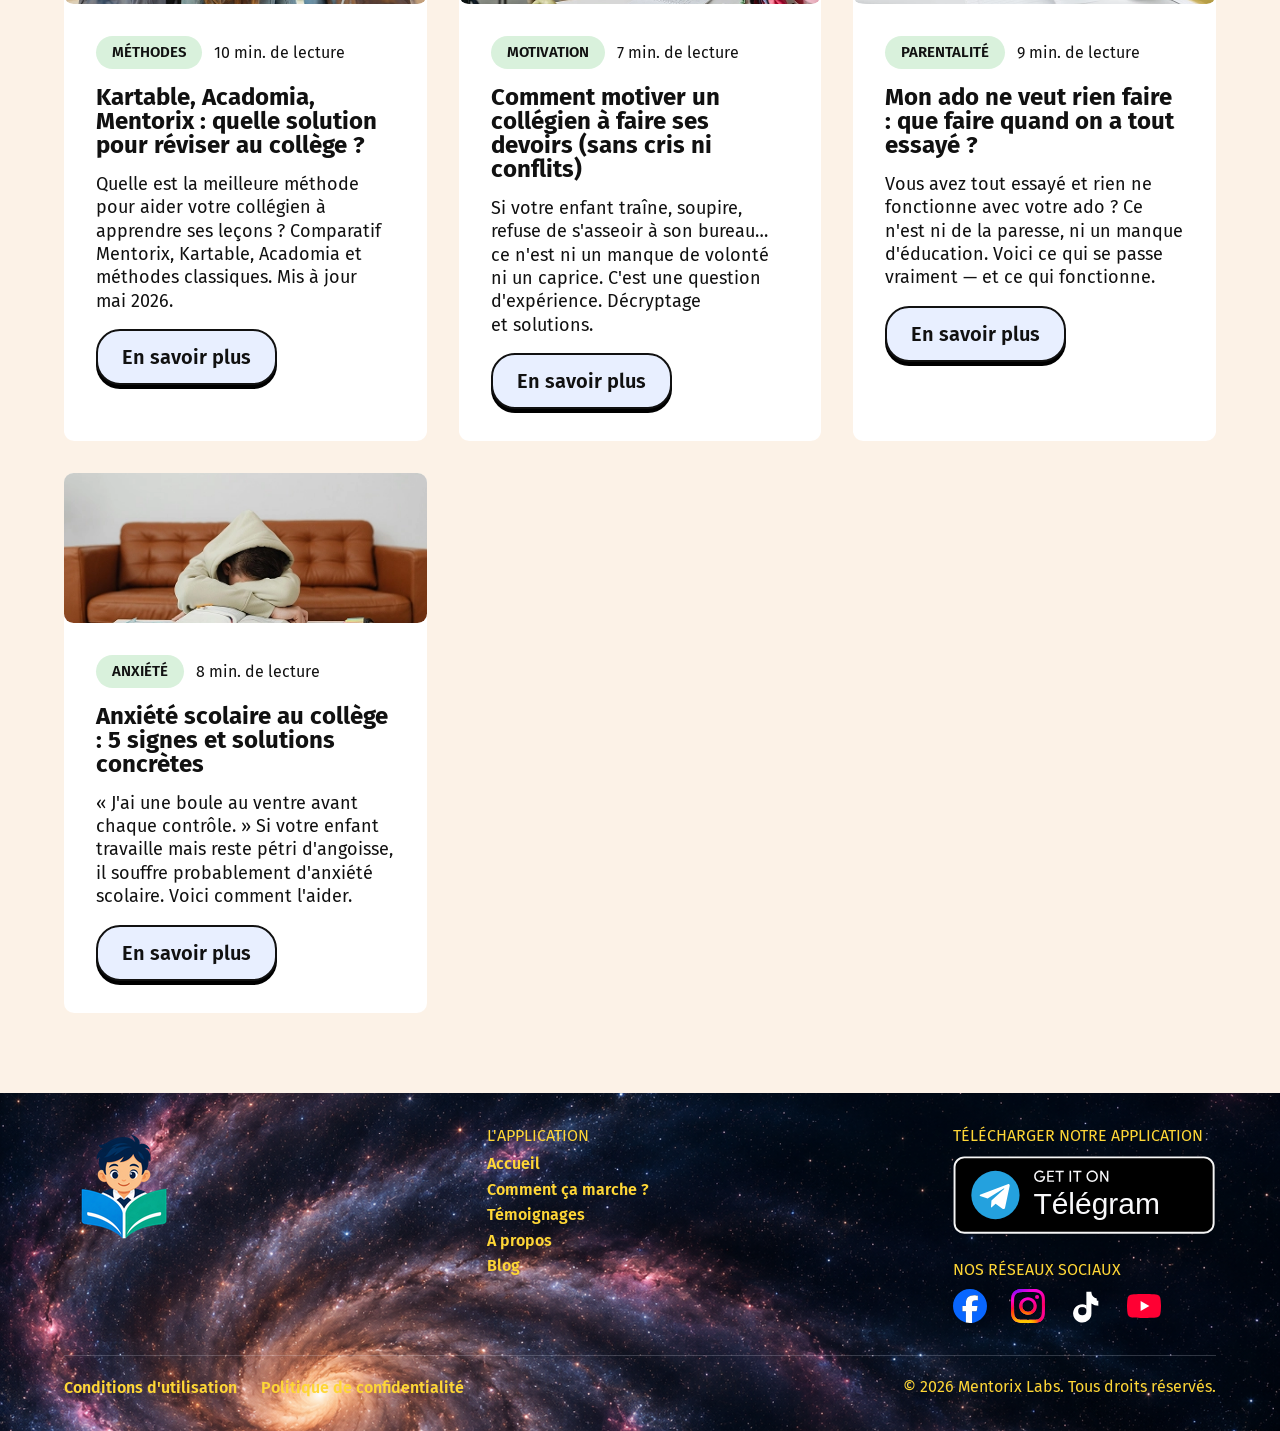
<file: blog/index.html>
<!DOCTYPE html>
<!-- Last Published: Thu Oct 22 2026 09:07:51 GMT+0000 (Coordinated Universal Time) --><html data-wf-domain="www.baobab-labs.com" data-wf-page="69fb177479be3927b5cbaf98" data-wf-site="67a1f0b250a84c443de5dfe8" lang="fr"><head><meta charset="utf-8"/><link crossorigin="anonymous" href="https://cdn.prod.website-files.com" rel="preconnect"/><title>Blog Mentorix — conseils pour aider votre collégien à réussir</title><meta content="Articles, conseils et méthodes pour aider votre collégien à apprendre ses leçons, retrouver la motivation et réussir ses contrôles. Par les co-fondateurs de Baobab." name="description"/><meta content="Blog Mentorix — conseils pour aider votre collégien à réussir" property="og:title"/><meta content="Articles, conseils et méthodes pour aider votre collégien à apprendre ses leçons, retrouver la motivation et réussir ses contrôles. Par les co-fondateurs de Baobab." property="og:description"/><meta content="https://cdn.prod.website-files.com/67a1f0b250a84c443de5dfe8/6a01d98d4971637f1a83a429_OG_blog.webp" property="og:image"/><meta content="Blog Mentorix — conseils pour aider votre collégien à réussir" name="twitter:title"/><meta content="Articles, conseils et méthodes pour aider votre collégien à apprendre ses leçons, retrouver la motivation et réussir ses contrôles. Par les co-fondateurs de Baobab." name="twitter:description"/><meta content="https://cdn.prod.website-files.com/67a1f0b250a84c443de5dfe8/6a01d98d4971637f1a83a429_OG_blog.webp" name="twitter:image"/><meta content="website" property="og:type"/><meta content="summary_large_image" name="twitter:card"/><meta content="width=device-width, initial-scale=1" name="viewport"/><link crossorigin="anonymous" href="/assets/0aa26cdbda0f-baobab-staging.webflow.shared.a11444e62.min.css" rel="stylesheet" type="text/css"/><link href="https://fonts.googleapis.com" rel="preconnect"/><link crossorigin="anonymous" href="https://fonts.gstatic.com" rel="preconnect"/><script src="/assets/012e56dad079-webfont.js" type="text/javascript"></script><script type="text/javascript">WebFont.load({  google: {    families: ["Montserrat:100,100italic,200,200italic,300,300italic,400,400italic,500,500italic,600,600italic,700,700italic,800,800italic,900,900italic","Bowlby One:300,400,500,600,700","Bowlby One SC:300,400,500,600,700","Fira Sans:300,400,500,600,700"]  }});</script><script type="text/javascript">!function(o,c){var n=c.documentElement,t=" w-mod-";n.className+=t+"js",("ontouchstart"in o||o.DocumentTouch&&c instanceof DocumentTouch)&&(n.className+=t+"touch")}(window,document);</script><link href="/assets/logo-education.png" rel="shortcut icon" type="image/x-icon"/><link href="/assets/logo-education.png" rel="apple-touch-icon"/><link href="https://www.baobab-labs.com/blog" rel="canonical"/><script type="application/ld+json">
{
  "@context": "https://schema.org",
  "@type": "Blog",
  "name": "Le blog Mentorix",
  "description": "Conseils, méthodes et réponses pour aider votre collégien à apprendre, sans cris ni stress.",
  "url": "/blog",
  "publisher": {
    "@type": "Organization",
    "name": "Mentorix",
    "logo": {
      "@type": "ImageObject",
      "url": "https://cdn.prod.website-files.com/67a1f0b250a84c443de5dfe8/67a47efcabbb21e35158ef78_Baobab_logo.avif"
    }
  },
  "blogPost": [
    {
      "@type": "BlogPosting",
      "headline": "Bon vs mauvais temps d'écran : ce que les parents doivent savoir",
      "description": "Tous les écrans ne se valent pas. La vraie question n'est pas « combien de temps ? » mais « quel temps d'écran ? ». Le guide pour distinguer le bon du mauvais.",
      "url": "/blog/bon-temps-ecran-enfant",
      "image": "https://cdn.prod.website-files.com/69f8b76430588b4b288c2552/69fb091923bbf44e23886941_OG_Temps_ecran.webp",
      "inLanguage": "fr",
      "keywords": "Écrans"
    },
    {
      "@type": "BlogPosting",
      "headline": "Kartable, Acadomia, Mentorix : quelle solution pour réviser au collège ?",
      "description": "Quelle est la meilleure méthode pour aider votre collégien à apprendre ses leçons ? Comparatif Mentorix, Kartable, Acadomia et méthodes classiques. Mis à jour mai 2026.",
      "url": "/blog/comparatif-applications-revision-college",
      "image": "https://cdn.prod.website-files.com/69f8b76430588b4b288c2552/69fb0aa820959fd7ae12ad81_OG_solution%20pour%20re%CC%81viser.webp",
      "inLanguage": "fr",
      "keywords": "Méthodes"
    },
    {
      "@type": "BlogPosting",
      "headline": "Comment motiver un collégien à faire ses devoirs (sans cris ni conflits)",
      "description": "Si votre enfant traîne, soupire, refuse de s'asseoir à son bureau… ce n'est ni un manque de volonté ni un caprice. C'est une question d'expérience. Décryptage et solutions.",
      "url": "/blog/motiver-collegien-devoirs",
      "image": "https://cdn.prod.website-files.com/69f8b76430588b4b288c2552/69fb0e394d79dd9cbb95476a_motiver%20a%CC%80%20faire%20ses%20devoirs.webp",
      "inLanguage": "fr",
      "keywords": "Motivation"
    },
    {
      "@type": "BlogPosting",
      "headline": "Mon ado ne veut rien faire : que faire quand on a tout essayé ?",
      "description": "Vous avez tout essayé et rien ne fonctionne avec votre ado ? Ce n'est ni de la paresse, ni un manque d'éducation. Voici ce qui se passe vraiment — et ce qui fonctionne.",
      "url": "/blog/ado-ne-veut-rien-faire",
      "image": "https://cdn.prod.website-files.com/69f8b76430588b4b288c2552/69fb109f4b610828918dbfef_OG_Ne%20fais%20rien.webp",
      "inLanguage": "fr",
      "keywords": "Parentalité"
    },
    {
      "@type": "BlogPosting",
      "headline": "Anxiété scolaire au collège : 5 signes et solutions concrètes",
      "description": "« J'ai une boule au ventre avant chaque contrôle. » Si votre enfant travaille mais reste pétri d'angoisse, il souffre probablement d'anxiété scolaire. Voici comment l'aider.",
      "url": "/blog/anxiete-scolaire-college",
      "image": "https://cdn.prod.website-files.com/69f8b76430588b4b288c2552/69fb0f0ec072aa0f92e8ed16_OG_Ne%20rien%20faire.webp",
      "inLanguage": "fr",
      "keywords": "Anxiété"
    }
  ]
}
</script><!-- Keep this css code to improve the font quality-->
<style>
  * {
    -webkit-font-smoothing: antialiased;
    -moz-osx-font-smoothing: grayscale;
    -o-font-smoothing: antialiased;
    -webkit-appearance:none;
  }

  .download_component {
    transform: translateY(100%);
    visibility: hidden;
  }
</style>
<!-- JsonLd Global -->
<script type="application/ld+json">
{
  "@context": "https://schema.org",
  "@type": "Organization",
  "name": "Mentorix",
  "description": "Mentorix crée des outils numériques pensés pour les familles, pour aider les collégiens à réviser efficacement grâce à l'IA.",
  "url": "https://www.baobab-labs.com/",
  "logo": {
    "@type": "ImageObject",
    "url": "https://cdn.prod.website-files.com/67a1f0b250a84c443de5dfe8/67a47efcabbb21e35158ef78_Baobab_logo.avif"
  },
  "sameAs": [
    "https://www.linkedin.com/company/baobab-labs/",
    "https://www.instagram.com/baobab.labs/",
    "https://www.facebook.com/BaobabLabs/"
  ]
}
</script>
<script type="application/ld+json">
{
  "@context": "https://schema.org",
  "@type": "WebSite",
  "name": "Mentorix",
  "url": "https://www.baobab-labs.com/"
}
</script>
<!--- GSAP --->
<script src="/assets/cb9c6262bdd7-gsap.min.js"></script>
<script src="/assets/36c29c028158-ScrollTrigger.min.js"></script>
<!-- Google Tag Manager -->
<!-- End Google Tag Manager -->
<style>
.rich-text-block h2 {
  text-transform: none;
  font-size: 1.75rem;
}
.rich-text-block h3 {
  text-transform: none;
  font-size: 1.375rem;
}
</style>
<style>
  html[lang="en"] .section-presse,
  html[lang="pt-BR"] .section-presse,
  html[lang="es"] .section-presse {
    display: none !important;
  }
</style>
<!-- CiteMe AI Tracker -->
<link href="https://www.baobab-labs.com/blog" hreflang="fr" rel="alternate"/><link href="https://www.baobab-labs.com/en/blog" hreflang="en" rel="alternate"/><link href="https://www.baobab-labs.com/pt-br/blog" hreflang="pt-br" rel="alternate"/><link href="https://www.baobab-labs.com/es/blog" hreflang="es" rel="alternate"/><link href="/assets/mentorix-headers.css" rel="stylesheet"/></head><body><div class="page-wrapper"><div class="navbar_component w-nav" data-animation="default" data-collapse="medium" data-duration="400" data-easing="ease" data-easing2="ease" role="banner"><div class="navbar_container"><a class="navbar_logo-link w-nav-brand" href="/"><img alt="Mentorix" class="navbar_logo" height="100" loading="lazy" src="/assets/logo-education.png" width="100"/></a><nav class="navbar_menu w-nav-menu" role="navigation"><div class="navbar_menu-left"><a class="navbar_link w-nav-link" href="/#comment-ca-marche">Comment ça marche ?</a><a class="navbar_link navbar_menu-left w-nav-link" href="/#temoignages">Témoignages</a><a class="navbar_link w-nav-link" href="/a-propos">À propos</a><a aria-current="page" class="navbar_link w-nav-link w--current" href="/blog">Blog</a></div></nav><div class="menu-button w-nav-button"><div class="icon w-icon-nav-menu"></div></div><a class="navbar_logo-link-_mobile w-nav-brand" href="/"><img alt="Mentorix" class="navbar_logo" height="100" loading="lazy" src="/assets/logo-education.png" width="100"/></a></div></div><main class="section_header icons-background a-propos-header" id="header"><div class="padding-global"><div class="container-medium"><div class="header_component"><div class="hero_blog_page"><h1 class="h1_spe_blog">Le blog Mentorix</h1><p class="paragraph-72">Conseils, méthodes et réponses pour aider votre collégien à apprendre, sans cris ni stress.</p></div></div></div></div></main><section class="section_others_articles" id="temoignages"><div class="padding-global padding-section-medium"><div class="container-large"><div class="testimonial_component"><div class="w-dyn-list"><div class="article_featured_wrapper w-dyn-items" role="list"><div class="article-featured-item w-dyn-item" role="listitem"><a class="link-block-blog w-inline-block" href="/blog/stress-de-la-rentree"></a><div class="article-image-header"><img alt="" class="image-article-featured" loading="lazy" sizes="100vw" src="/assets/50fe94e7fd47-6a84843fd0a730a8002c5e16_stress_rentree_OG.webp" srcset="/assets/f6ff864b47da-6a84843fd0a730a8002c5e16_stress_rentree_OG-p-500.webp 500w, /assets/e9923f6666ca-6a84843fd0a730a8002c5e16_stress_rentree_OG-p-800.webp 800w, /assets/8ce5a2d48944-6a84843fd0a730a8002c5e16_stress_rentree_OG-p-1080.webp 1080w, /assets/50fe94e7fd47-6a84843fd0a730a8002c5e16_stress_rentree_OG.webp 1260w"/></div><div class="article-item-body-featured" id="w-node-_1dd3740f-2101-f676-489b-72164da0ef09-b5cbaf98"><div class="category_reading_time_wrapper"><div class="topic_item_yellow" data-gsap-stagger=""><div class="category_item">Anxiété</div></div><div class="w-layout-hflex reading_time"><div class="reading_time">7</div><div class="reading_time">min. de lecture</div></div></div><div class="testimonial_item-heading">Stress de la rentrée : aider son enfant à repartir confiant</div><p class="testimonial_item-text">Boule au ventre avant la rentrée ? Comment distinguer le trac normal de l’anxiété installée, et 5 gestes concrets pour aider votre enfant la première semaine.</p><a class="button_article w-button" href="/blog/stress-de-la-rentree" target="_blank">En savoir plus</a></div></div></div></div><div class="tabs w-tabs" data-current="Tab 1" data-duration-in="300" data-duration-out="100" data-easing="ease"><div class="tabs-menu w-tab-menu"><a class="tab-link w-inline-block w-tab-link w--current" data-w-tab="Tab 1"><div class="category_item">Tous</div></a><a class="tab-link w-inline-block w-tab-link" data-w-tab="Tab 5"><div class="category_item">Anxiété</div></a><a class="tab-link w-inline-block w-tab-link" data-w-tab="Tab 2"><div class="category_item">Ecrans</div></a><a class="tab-link w-inline-block w-tab-link" data-w-tab="Tab 3"><div class="category_item">Méthodes</div></a><a class="tab-link w-inline-block w-tab-link" data-w-tab="Tab 4"><div class="category_item">Motivation</div></a><a class="tab-link w-inline-block w-tab-link" data-w-tab="Tab 6"><div class="category_item">Parentalité</div></a></div><div class="tabs-content w-tab-content"><div class="w-tab-pane w--tab-active" data-w-tab="Tab 1"><div class="collection-list-wrapper w-dyn-list"><div class="grid_article_wrapper w-dyn-items" role="list"><div class="article-item w-dyn-item" role="listitem"><a class="link-block-blog w-inline-block" href="/blog/apprendre-ses-lecons-au-college"></a><div class="article-image-header"><img alt="" class="image-article-header" loading="lazy" sizes="100vw" src="/assets/3f8b7dcac964-6a8466636dfd657277148d45_Apprendre-au-colle-ge_OG.webp" srcset="/assets/3c4711d0ba56-6a8466636dfd657277148d45_Apprendre-au-colle-ge_OG-p-500.webp 500w, /assets/4ee36215ab78-6a8466636dfd657277148d45_Apprendre-au-colle-ge_OG-p-800.webp 800w, /assets/0327fddd8650-6a8466636dfd657277148d45_Apprendre-au-colle-ge_OG-p-1080.webp 1080w, /assets/3f8b7dcac964-6a8466636dfd657277148d45_Apprendre-au-colle-ge_OG.webp 1260w"/></div><div class="article-item-body"><div class="category_reading_time_wrapper"><div class="topic_item_yellow" data-gsap-stagger=""><div class="category_item">Méthodes</div></div><div class="w-layout-hflex reading_time"><div class="reading_time">8</div><div class="reading_time">min. de lecture</div></div></div><div class="testimonial_item-heading">Apprendre ses leçons au collège : la méthode qui marche</div><p class="testimonial_item-text">Relire ne suffit pas : la science est claire. Découvrez la méthode en 3 étapes pour apprendre une leçon au collège, et le rôle exact du parent le soir.</p><a class="button_article w-button" href="/blog/apprendre-ses-lecons-au-college" target="_blank">En savoir plus</a></div></div><div class="article-item w-dyn-item" role="listitem"><a class="link-block-blog w-inline-block" href="/blog/entree-en-6eme"></a><div class="article-image-header"><img alt="" class="image-article-header" loading="lazy" sizes="100vw" src="/assets/e7cfb55f6ffc-6a8491844a06e828d7971515_entree6eme_OG.webp" srcset="/assets/da3ece6b18d4-6a8491844a06e828d7971515_entree6eme_OG-p-500.webp 500w, /assets/2b64dbbfb29a-6a8491844a06e828d7971515_entree6eme_OG-p-800.webp 800w, /assets/76ff16d69e71-6a8491844a06e828d7971515_entree6eme_OG-p-1080.webp 1080w, /assets/e7cfb55f6ffc-6a8491844a06e828d7971515_entree6eme_OG.webp 1260w"/></div><div class="article-item-body"><div class="category_reading_time_wrapper"><div class="topic_item_yellow" data-gsap-stagger=""><div class="category_item">Motivation</div></div><div class="w-layout-hflex reading_time"><div class="reading_time">8</div><div class="reading_time">min. de lecture</div></div></div><div class="testimonial_item-heading">Entrée en 6ème : préparer une rentrée sereine</div><p class="testimonial_item-text">Entrée en 6ème : ce qui change vraiment, les peurs normales et les habitudes à poser dès septembre pour une rentrée sereine, pour votre enfant et pour vous.</p><a class="button_article w-button" href="/blog/entree-en-6eme" target="_blank">En savoir plus</a></div></div><div class="article-item w-dyn-item" role="listitem"><a class="link-block-blog w-inline-block" href="/blog/bon-temps-ecran-enfant"></a><div class="article-image-header"><img alt="" class="image-article-header" loading="lazy" src="/assets/ee3d3818efd4-69fb091923bbf44e23886941_OG_Temps_ecran.webp"/></div><div class="article-item-body"><div class="category_reading_time_wrapper"><div class="topic_item_yellow" data-gsap-stagger=""><div class="category_item">Écrans</div></div><div class="w-layout-hflex reading_time"><div class="reading_time">8</div><div class="reading_time">min. de lecture</div></div></div><div class="testimonial_item-heading">Bon vs mauvais temps d'écran : ce que les parents doivent savoir</div><p class="testimonial_item-text">Tous les écrans ne se valent pas. La vraie question n'est pas « combien de temps ? » mais « quel temps d'écran ? ». Le guide pour distinguer le bon du mauvais.</p><a class="button_article w-button" href="/blog/bon-temps-ecran-enfant" target="_blank">En savoir plus</a></div></div><div class="article-item w-dyn-item" role="listitem"><a class="link-block-blog w-inline-block" href="/blog/comparatif-applications-revision-college"></a><div class="article-image-header"><img alt="" class="image-article-header" loading="lazy" src="/assets/ced23c87d442-69fb0aa820959fd7ae12ad81_OG_solution-pour-re-viser.webp"/></div><div class="article-item-body"><div class="category_reading_time_wrapper"><div class="topic_item_yellow" data-gsap-stagger=""><div class="category_item">Méthodes</div></div><div class="w-layout-hflex reading_time"><div class="reading_time">10</div><div class="reading_time">min. de lecture</div></div></div><div class="testimonial_item-heading">Kartable, Acadomia, Mentorix : quelle solution pour réviser au collège ?</div><p class="testimonial_item-text">Quelle est la meilleure méthode pour aider votre collégien à apprendre ses leçons ? Comparatif Mentorix, Kartable, Acadomia et méthodes classiques. Mis à jour mai 2026.</p><a class="button_article w-button" href="/blog/comparatif-applications-revision-college" target="_blank">En savoir plus</a></div></div><div class="article-item w-dyn-item" role="listitem"><a class="link-block-blog w-inline-block" href="/blog/motiver-collegien-devoirs"></a><div class="article-image-header"><img alt="" class="image-article-header" loading="lazy" src="/assets/5f835078e732-69fb0e394d79dd9cbb95476a_motiver-a--faire-ses-devoirs.webp"/></div><div class="article-item-body"><div class="category_reading_time_wrapper"><div class="topic_item_yellow" data-gsap-stagger=""><div class="category_item">Motivation</div></div><div class="w-layout-hflex reading_time"><div class="reading_time">7</div><div class="reading_time">min. de lecture</div></div></div><div class="testimonial_item-heading">Comment motiver un collégien à faire ses devoirs (sans cris ni conflits)</div><p class="testimonial_item-text">Si votre enfant traîne, soupire, refuse de s'asseoir à son bureau… ce n'est ni un manque de volonté ni un caprice. C'est une question d'expérience. Décryptage et solutions.</p><a class="button_article w-button" href="/blog/motiver-collegien-devoirs" target="_blank">En savoir plus</a></div></div><div class="article-item w-dyn-item" role="listitem"><a class="link-block-blog w-inline-block" href="/blog/ado-ne-veut-rien-faire"></a><div class="article-image-header"><img alt="" class="image-article-header" loading="lazy" src="/assets/48efa82cf1af-69fb109f4b610828918dbfef_OG_Ne-fais-rien.webp"/></div><div class="article-item-body"><div class="category_reading_time_wrapper"><div class="topic_item_yellow" data-gsap-stagger=""><div class="category_item">Parentalité</div></div><div class="w-layout-hflex reading_time"><div class="reading_time">9</div><div class="reading_time">min. de lecture</div></div></div><div class="testimonial_item-heading">Mon ado ne veut rien faire : que faire quand on a tout essayé ?</div><p class="testimonial_item-text">Vous avez tout essayé et rien ne fonctionne avec votre ado ? Ce n'est ni de la paresse, ni un manque d'éducation. Voici ce qui se passe vraiment — et ce qui fonctionne.</p><a class="button_article w-button" href="/blog/ado-ne-veut-rien-faire" target="_blank">En savoir plus</a></div></div><div class="article-item w-dyn-item" role="listitem"><a class="link-block-blog w-inline-block" href="/blog/anxiete-scolaire-college"></a><div class="article-image-header"><img alt="" class="image-article-header" loading="lazy" src="/assets/1de98d93977c-69fb0f0ec072aa0f92e8ed16_OG_Ne-rien-faire.webp"/></div><div class="article-item-body"><div class="category_reading_time_wrapper"><div class="topic_item_yellow" data-gsap-stagger=""><div class="category_item">Anxiété</div></div><div class="w-layout-hflex reading_time"><div class="reading_time">8</div><div class="reading_time">min. de lecture</div></div></div><div class="testimonial_item-heading">Anxiété scolaire au collège : 5 signes et solutions concrètes</div><p class="testimonial_item-text">« J'ai une boule au ventre avant chaque contrôle. » Si votre enfant travaille mais reste pétri d'angoisse, il souffre probablement d'anxiété scolaire. Voici comment l'aider.</p><a class="button_article w-button" href="/blog/anxiete-scolaire-college" target="_blank">En savoir plus</a></div></div></div></div></div><div class="w-tab-pane" data-w-tab="Tab 5"><div class="w-dyn-list"><div class="grid_article_wrapper w-dyn-items" role="list"><div class="article-item w-dyn-item" role="listitem"><div class="article-image-header"><img alt="" class="image-article-header" loading="lazy" src="/assets/1de98d93977c-69fb0f0ec072aa0f92e8ed16_OG_Ne-rien-faire.webp"/></div><div class="article-item-body"><div class="category_reading_time_wrapper"><div class="topic_item_yellow" data-gsap-stagger=""><div class="category_item">Anxiété</div></div><div class="w-layout-hflex reading_time"><div class="reading_time">8</div><div class="reading_time">min. de lecture</div></div></div><div class="testimonial_item-heading">Anxiété scolaire au collège : 5 signes et solutions concrètes</div><p class="testimonial_item-text">« J'ai une boule au ventre avant chaque contrôle. » Si votre enfant travaille mais reste pétri d'angoisse, il souffre probablement d'anxiété scolaire. Voici comment l'aider.</p><a class="button_article w-button" href="/blog/anxiete-scolaire-college" target="_blank">En savoir plus</a></div></div></div></div></div><div class="w-tab-pane" data-w-tab="Tab 2"><div class="w-dyn-list"><div class="grid_article_wrapper w-dyn-items" role="list"><div class="article-item w-dyn-item" role="listitem"><div class="article-image-header"><img alt="" class="image-article-header" loading="lazy" src="/assets/ee3d3818efd4-69fb091923bbf44e23886941_OG_Temps_ecran.webp"/></div><div class="article-item-body"><div class="category_reading_time_wrapper"><div class="topic_item_yellow" data-gsap-stagger=""><div class="category_item">Écrans</div></div><div class="w-layout-hflex reading_time"><div class="reading_time">8</div><div class="reading_time">min. de lecture</div></div></div><div class="testimonial_item-heading">Bon vs mauvais temps d'écran : ce que les parents doivent savoir</div><p class="testimonial_item-text">Tous les écrans ne se valent pas. La vraie question n'est pas « combien de temps ? » mais « quel temps d'écran ? ». Le guide pour distinguer le bon du mauvais.</p><a class="button_article w-button" href="/blog/bon-temps-ecran-enfant" target="_blank">En savoir plus</a></div></div></div></div></div><div class="w-tab-pane" data-w-tab="Tab 3"><div class="w-dyn-list"><div class="grid_article_wrapper w-dyn-items" role="list"><div class="article-item w-dyn-item" role="listitem"><div class="article-image-header"><img alt="" class="image-article-header" loading="lazy" sizes="100vw" src="/assets/3f8b7dcac964-6a8466636dfd657277148d45_Apprendre-au-colle-ge_OG.webp" srcset="/assets/3c4711d0ba56-6a8466636dfd657277148d45_Apprendre-au-colle-ge_OG-p-500.webp 500w, /assets/4ee36215ab78-6a8466636dfd657277148d45_Apprendre-au-colle-ge_OG-p-800.webp 800w, /assets/0327fddd8650-6a8466636dfd657277148d45_Apprendre-au-colle-ge_OG-p-1080.webp 1080w, /assets/3f8b7dcac964-6a8466636dfd657277148d45_Apprendre-au-colle-ge_OG.webp 1260w"/></div><div class="article-item-body"><div class="category_reading_time_wrapper"><div class="topic_item_yellow" data-gsap-stagger=""><div class="category_item">Méthodes</div></div><div class="w-layout-hflex reading_time"><div class="reading_time">8</div><div class="reading_time">min. de lecture</div></div></div><div class="testimonial_item-heading">Apprendre ses leçons au collège : la méthode qui marche</div><p class="testimonial_item-text">Relire ne suffit pas : la science est claire. Découvrez la méthode en 3 étapes pour apprendre une leçon au collège, et le rôle exact du parent le soir.</p><a class="button_article w-button" href="/blog/apprendre-ses-lecons-au-college" target="_blank">En savoir plus</a></div></div><div class="article-item w-dyn-item" role="listitem"><div class="article-image-header"><img alt="" class="image-article-header" loading="lazy" src="/assets/ced23c87d442-69fb0aa820959fd7ae12ad81_OG_solution-pour-re-viser.webp"/></div><div class="article-item-body"><div class="category_reading_time_wrapper"><div class="topic_item_yellow" data-gsap-stagger=""><div class="category_item">Méthodes</div></div><div class="w-layout-hflex reading_time"><div class="reading_time">10</div><div class="reading_time">min. de lecture</div></div></div><div class="testimonial_item-heading">Kartable, Acadomia, Mentorix : quelle solution pour réviser au collège ?</div><p class="testimonial_item-text">Quelle est la meilleure méthode pour aider votre collégien à apprendre ses leçons ? Comparatif Mentorix, Kartable, Acadomia et méthodes classiques. Mis à jour mai 2026.</p><a class="button_article w-button" href="/blog/comparatif-applications-revision-college" target="_blank">En savoir plus</a></div></div></div></div></div><div class="w-tab-pane" data-w-tab="Tab 4"><div class="w-dyn-list"><div class="grid_article_wrapper w-dyn-items" role="list"><div class="article-item w-dyn-item" role="listitem"><div class="article-image-header"><img alt="" class="image-article-header" loading="lazy" sizes="100vw" src="/assets/e7cfb55f6ffc-6a8491844a06e828d7971515_entree6eme_OG.webp" srcset="/assets/da3ece6b18d4-6a8491844a06e828d7971515_entree6eme_OG-p-500.webp 500w, /assets/2b64dbbfb29a-6a8491844a06e828d7971515_entree6eme_OG-p-800.webp 800w, /assets/76ff16d69e71-6a8491844a06e828d7971515_entree6eme_OG-p-1080.webp 1080w, /assets/e7cfb55f6ffc-6a8491844a06e828d7971515_entree6eme_OG.webp 1260w"/></div><div class="article-item-body"><div class="category_reading_time_wrapper"><div class="topic_item_yellow" data-gsap-stagger=""><div class="category_item">Motivation</div></div><div class="w-layout-hflex reading_time"><div class="reading_time">8</div><div class="reading_time">min. de lecture</div></div></div><div class="testimonial_item-heading">Entrée en 6ème : préparer une rentrée sereine</div><p class="testimonial_item-text">Entrée en 6ème : ce qui change vraiment, les peurs normales et les habitudes à poser dès septembre pour une rentrée sereine, pour votre enfant et pour vous.</p><a class="button_article w-button" href="/blog/entree-en-6eme" target="_blank">En savoir plus</a></div></div><div class="article-item w-dyn-item" role="listitem"><div class="article-image-header"><img alt="" class="image-article-header" loading="lazy" src="/assets/5f835078e732-69fb0e394d79dd9cbb95476a_motiver-a--faire-ses-devoirs.webp"/></div><div class="article-item-body"><div class="category_reading_time_wrapper"><div class="topic_item_yellow" data-gsap-stagger=""><div class="category_item">Motivation</div></div><div class="w-layout-hflex reading_time"><div class="reading_time">7</div><div class="reading_time">min. de lecture</div></div></div><div class="testimonial_item-heading">Comment motiver un collégien à faire ses devoirs (sans cris ni conflits)</div><p class="testimonial_item-text">Si votre enfant traîne, soupire, refuse de s'asseoir à son bureau… ce n'est ni un manque de volonté ni un caprice. C'est une question d'expérience. Décryptage et solutions.</p><a class="button_article w-button" href="/blog/motiver-collegien-devoirs" target="_blank">En savoir plus</a></div></div></div></div></div><div class="w-tab-pane" data-w-tab="Tab 6"><div class="w-dyn-list"><div class="grid_article_wrapper w-dyn-items" role="list"><div class="article-item w-dyn-item" role="listitem"><div class="article-image-header"><img alt="" class="image-article-header" loading="lazy" src="/assets/48efa82cf1af-69fb109f4b610828918dbfef_OG_Ne-fais-rien.webp"/></div><div class="article-item-body"><div class="category_reading_time_wrapper"><div class="topic_item_yellow" data-gsap-stagger=""><div class="category_item">Parentalité</div></div><div class="w-layout-hflex reading_time"><div class="reading_time">9</div><div class="reading_time">min. de lecture</div></div></div><div class="testimonial_item-heading">Mon ado ne veut rien faire : que faire quand on a tout essayé ?</div><p class="testimonial_item-text">Vous avez tout essayé et rien ne fonctionne avec votre ado ? Ce n'est ni de la paresse, ni un manque d'éducation. Voici ce qui se passe vraiment — et ce qui fonctionne.</p><a class="button_article w-button" href="/blog/ado-ne-veut-rien-faire" target="_blank">En savoir plus</a></div></div></div></div></div></div></div></div></div></div></section><section class="section_newsletter" id="rejoignez-baobab"><div class="padding-global padding-custom-cta"><div class="container-xlarge"><div class="newsletter_component"><div class="join-us_header"><h2 class="join-us_heading">La newsletter Mentorix</h2><p class="join-us_subheading">Recevez en avant-première les nouveautés Mentorix, nos offres et nos conseils pour accompagner les révisions de votre enfant.</p></div><div class="join-us_button-group"><a class="button w-button" href="https://intelos-01.tailb936aa.ts.net/education/inscription" target="_blank">Je m'inscris</a></div></div></div></div></section></div><footer class="section_footer" id="footer"><div class="padding-global padding-section-small"><div><div class="footer_component"><div class="footer_logo-wrapper"><img alt="Mentorix" class="footer_logo" height="187" loading="lazy" src="/assets/logo-education.png" width="186"/></div><div class="footer_logo-wrapper"><div class="title_content_footer"><p class="text-grey">L'APPLICATION</p><a class="footer_link" href="/">Accueil</a><a class="footer_link" href="/#comment-ca-marche">Comment ça marche ?</a><a class="footer_link" href="/#temoignages">Témoignages</a><a class="footer_link" href="/a-propos">A propos</a><a aria-current="page" class="footer_link w--current" href="/blog">Blog</a></div></div><div class="footer_logo-wrapper"><div class="title_content_footer"><p class="text-grey maj">Télécharger notre application</p><div class="header_badge-list"><a class="badge_component w-inline-block" href="https://intelos-01.tailb936aa.ts.net/education/inscription" target="_blank" rel="noopener noreferrer"><img alt="Accéder à Mentorix sur Telegram" class="badge_image footer" height="48" loading="lazy" src="/assets/mentorix-telegram-badge.svg" width="158"/></a></div></div><div class="title_content_footer"><p class="text-grey maj">Nos réseaux sociaux</p><div class="social-media-wrapper"><a href="http://localhost:8767/application/"><img width="34" height="34" alt="logo facebook" loading="lazy" src="/assets/facebook-brand-color.svg"/></a><a href="http://localhost:8767/application/"><img width="34" height="34" alt="logo instagram" loading="lazy" src="/assets/instagram-brand-gradient.svg"/></a><a href="http://localhost:8767/application/"><img width="34" height="34" alt="logo TikTok" loading="lazy" src="/assets/tiktok.svg"/></a><a href="http://localhost:8767/application/"><img width="34" height="34" alt="logo YouTube" loading="lazy" src="/assets/youtube-brand-color.svg"/></a></div></div></div></div><div class="line"></div><div class="footer_link-list"><div class="footer_link-list"><a class="footer_link" href="/conditions-dutilisation">Conditions d'utilisation</a><a class="footer_link" href="/politique-de-confidentialite">Politique de confidentialité</a></div><p class="text-grey">© 2026 Mentorix Labs. Tous droits réservés.</p></div></div></div><div class="flowappz-cookie-consent-hide-popup-5" flowappz-cookie-consent-container="true"><div class="flowappz-cookie-consent-popup-22 flowappz-hide-popup" flowappz-cookie-popup="true"><div class="flowappz-consent-popup-content--temp6-2"><div class="flowappz-cookie-popup-content-paragraph-38"><img alt="" class="image-4" loading="lazy" src="/assets/c1b71bd1744d-69b1819e17d07f1b0f33fee4_surface2701.png"/><p class="paragraph-71">Notre site web utilise des cookies. En continuant à naviguer, vous acceptez l’utilisation de cookies comme indiqué dans notre politique de confidentialité.</p></div><div class="flowappz-cookie-popup-btn-wrapper-19"><div class="flowappz-cookie-consent-accept-btn-container"><a class="flowappz-cookie-accept-button-36 w-button" flowappz-cookie-command="accept-all" href="#">Accepter</a></div><a class="flowappz-cookie-reject-button-32 w-button" flowappz-cookie-command="reject-all" href="#">Refuser</a><div class="flowappz-cookie-settings-close-btn-19" flowappz-cookie-command="close-cookie-popup"><svg class="svg-4" fill="none" viewbox="0 0 34 34" width="100%" xmlns="http://www.w3.org/2000/svg"><path class="path-4" clip-rule="evenodd" d="M17.7071 16.0867L22.922 10.8718L23.8059 11.7557L18.591 16.9706L23.8059 22.1855L22.922 23.0694L17.7071 17.8545L12.4922 23.0694L11.6083 22.1855L16.8232 16.9706L11.6083 11.7557L12.4922 10.8718L17.7071 16.0867Z" fill="currentColor" fill-rule="evenodd"></path></svg></div></div><div class="flowappz-cookie-consent-code w-embed"><style>

/* This will hide elements with .your-body-class if .wf-doc is not on the <html> element */
html:not(.wf-doc) .flowappz-hide-popup {
    display: none;
}
.w--redirected-checked{
	background-size:11px;
}


[custom-scrollbar="true"]::-webkit-scrollbar {
  width: 10px;
  height: 10px;
}

[custom-scrollbar="true"]::-webkit-scrollbar-track {
  background-color: #f2f2f2;
  border-radius: 6px;
}

[custom-scrollbar="true"]::-webkit-scrollbar-thumb {
  background-color: #141414;
  border-radius: 6px;
  border: 2px solid #f0f0f0;
}


</style></div></div></div></div></footer><script crossorigin="anonymous" integrity="sha256-9/aliU8dGd2tb6OSsuzixeV4y/faTqgFtohetphbbj0=" src="/assets/07c276a95e6b-jquery-3.5.1.min.dc5e7f18c8.js" type="text/javascript"></script><script crossorigin="anonymous" integrity="sha384-4abIlA5/v7XaW1HMXKBgnUuhnjBYJ/Z9C1OSg4OhmVw9O3QeHJ/qJqFBERCDPv7G" src="/assets/90f441470f83-webflow.schunk.36b8fb49256177c8.js" type="text/javascript"></script><script crossorigin="anonymous" integrity="sha384-ZQegXnsurikYbqDKRxe2OfxABK2Dv2w28lpCFO6skM9cJda16KPelgvWiSleZMiR" src="/assets/67bf3a2f4ae2-webflow.schunk.89b94ec63602fdfe.js" type="text/javascript"></script><script crossorigin="anonymous" integrity="sha384-0deRv8hPHKq6gWGt7Co4iypc+GYpiHDZnXNvc0JEwvRa90MnKO46xhMFTzzS2vzv" src="/assets/d9ed89e8948a-webflow.65b2f698.ca685bdd4cfba76e.js" type="text/javascript"></script><!--- Handle GSAP stagger --->
<script type="text/javascript">
  var Webflow = Webflow || [];

  Webflow.push(function () {
    gsap.registerPlugin(ScrollTrigger);

    const triggers = document.querySelectorAll('[data-gsap-trigger]');

    triggers.forEach(trigger => {
      const cards = trigger.querySelectorAll('[data-gsap-stagger]');

      gsap.fromTo(cards, {
        scale: 0.7,
        opacity: 0
      }, {
        scale: 1,
        opacity: 1,
        duration: 0.6,
        ease: 'power2.out',
        stagger: 0.15,
        scrollTrigger: {
          trigger: trigger,
          start: 'top bottom-=50px',
          toggleActions: 'play none none none',
          once: true
        }
      });
    });
  });
</script>
<!-- Google Tag Manager (noscript) -->
<!-- End Google Tag Manager (noscript) --></body></html>
</file>
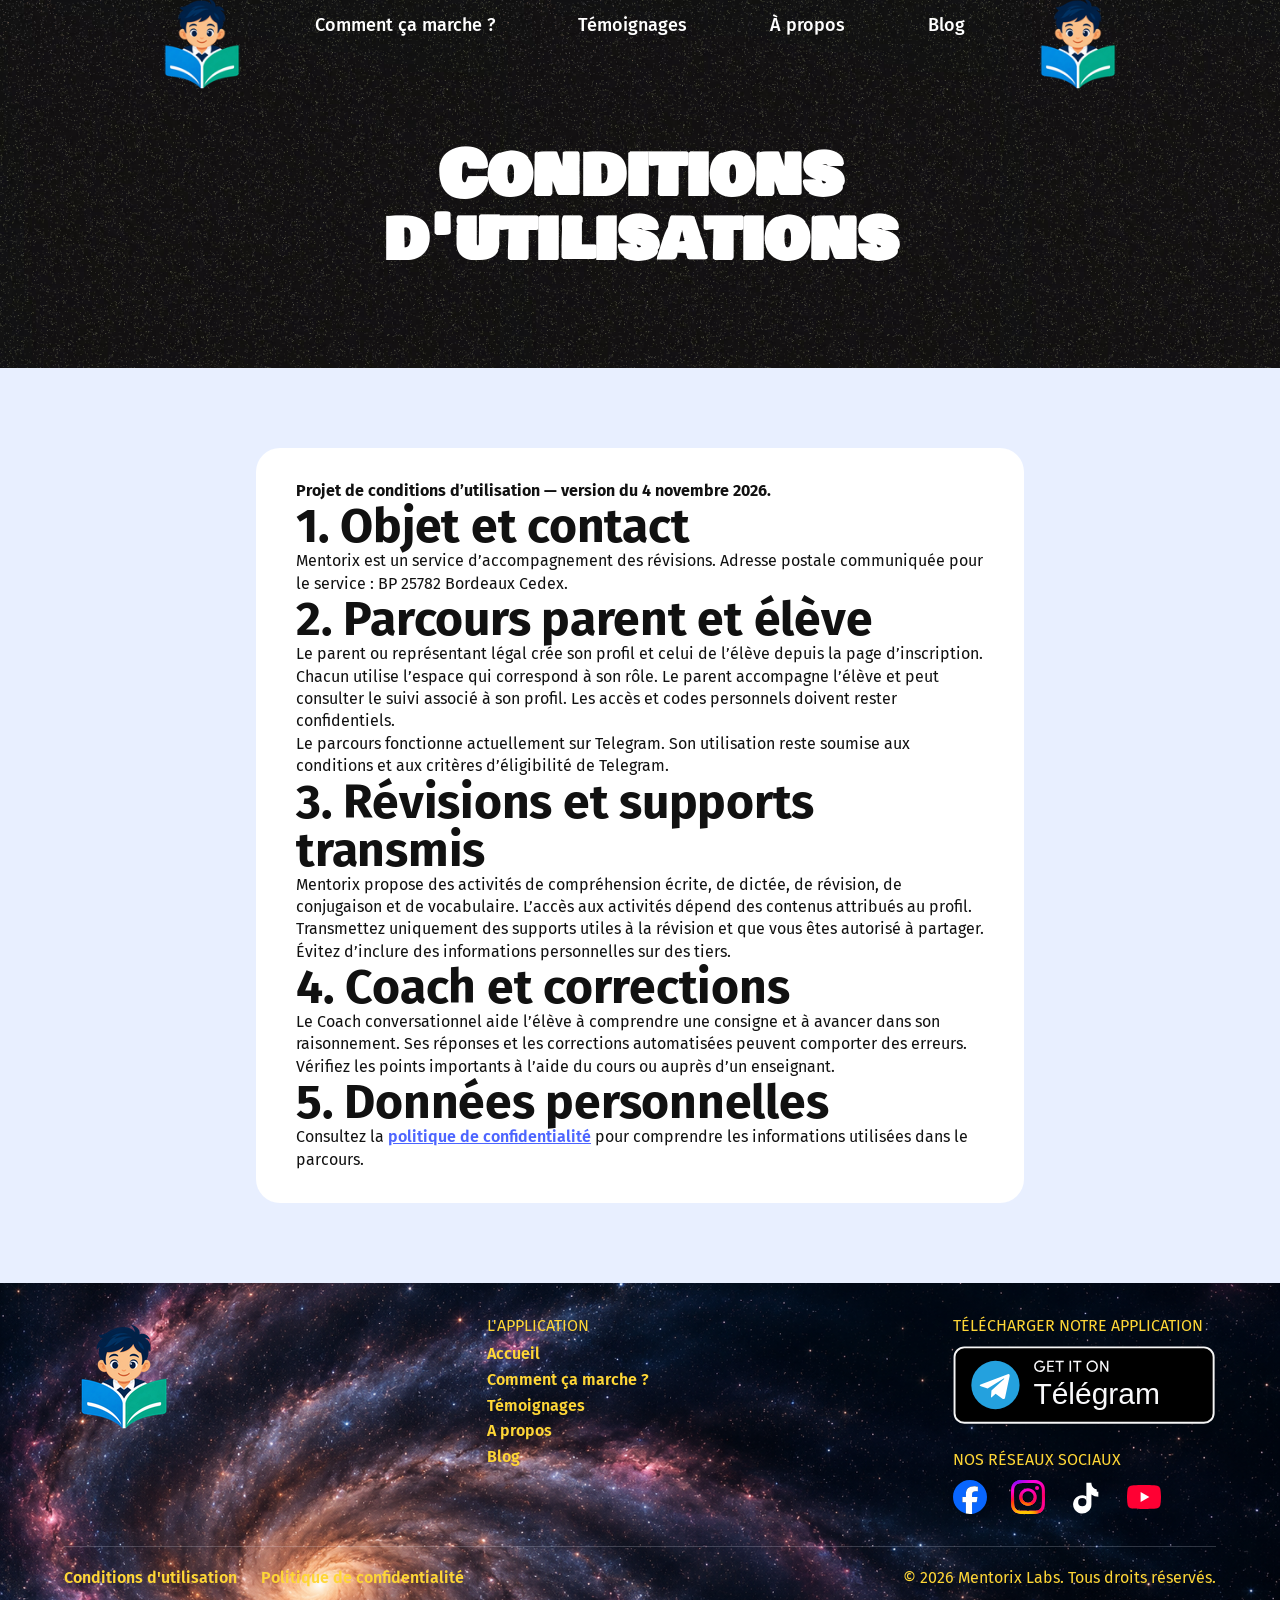
<file: conditions-dutilisation/index.html>
<!DOCTYPE html>
<!-- Last Published: Thu Oct 22 2026 09:07:51 GMT+0000 (Coordinated Universal Time) --><html data-wf-domain="www.baobab-labs.com" data-wf-page="6a0c610e04655652007fac6a" data-wf-site="67a1f0b250a84c443de5dfe8" lang="fr"><head><meta charset="utf-8"/><link crossorigin="anonymous" href="https://cdn.prod.website-files.com" rel="preconnect"/><title>Conditions d'utilisation</title><meta content="Consultez les conditions d'utilisation de Mentorix : règles d'accès, abonnement, droits et responsabilités pour les familles et collégiens." name="description"/><meta content="Conditions d'utilisation" property="og:title"/><meta content="Consultez les conditions d'utilisation de Mentorix : règles d'accès, abonnement, droits et responsabilités pour les familles et collégiens." property="og:description"/><meta content="https://cdn.prod.website-files.com/67a1f0b250a84c443de5dfe8/6a0d77fe75a91845373f53b6_OpenGraph_Conditionsutilisation.webp" property="og:image"/><meta content="Conditions d'utilisation" name="twitter:title"/><meta content="Consultez les conditions d'utilisation de Mentorix : règles d'accès, abonnement, droits et responsabilités pour les familles et collégiens." name="twitter:description"/><meta content="https://cdn.prod.website-files.com/67a1f0b250a84c443de5dfe8/6a0d77fe75a91845373f53b6_OpenGraph_Conditionsutilisation.webp" name="twitter:image"/><meta content="website" property="og:type"/><meta content="summary_large_image" name="twitter:card"/><meta content="width=device-width, initial-scale=1" name="viewport"/><link crossorigin="anonymous" href="/assets/0aa26cdbda0f-baobab-staging.webflow.shared.a11444e62.min.css" rel="stylesheet" type="text/css"/><link href="https://fonts.googleapis.com" rel="preconnect"/><link crossorigin="anonymous" href="https://fonts.gstatic.com" rel="preconnect"/><script src="/assets/012e56dad079-webfont.js" type="text/javascript"></script><script type="text/javascript">WebFont.load({  google: {    families: ["Montserrat:100,100italic,200,200italic,300,300italic,400,400italic,500,500italic,600,600italic,700,700italic,800,800italic,900,900italic","Bowlby One:300,400,500,600,700","Bowlby One SC:300,400,500,600,700","Fira Sans:300,400,500,600,700"]  }});</script><script type="text/javascript">!function(o,c){var n=c.documentElement,t=" w-mod-";n.className+=t+"js",("ontouchstart"in o||o.DocumentTouch&&c instanceof DocumentTouch)&&(n.className+=t+"touch")}(window,document);</script><link href="/assets/logo-education.png" rel="shortcut icon" type="image/x-icon"/><link href="/assets/logo-education.png" rel="apple-touch-icon"/><link href="https://www.baobab-labs.com/conditions-dutilisation" rel="canonical"/><script type="application/ld+json">
{
  "@context": "https://schema.org",
  "@type": "WebPage",
  "name": "Conditions d'utilisation",
  "description": "Consultez les conditions d'utilisation de Mentorix : règles d'accès, abonnement, droits et responsabilités pour les familles et collégiens.",
  "url": "/conditions-dutilisation",
  "inLanguage": "fr",
  "about": {
    "@type": "Organization",
    "name": "Mentorix",
    "logo": {
      "@type": "ImageObject",
      "url": "https://cdn.prod.website-files.com/67a1f0b250a84c443de5dfe8/67a47efcabbb21e35158ef78_Baobab_logo.avif"
    }
  },
  "mainEntity": {
    "@type": "Article",
    "headline": "Conditions d'utilisation",
    "inLanguage": "fr",
    "about": [
      {
        "@type": "Thing",
        "name": "Propriété et responsabilité éditoriale"
      },
      {
        "@type": "Thing",
        "name": "Définitions"
      },
      {
        "@type": "Thing",
        "name": "Politique de confidentialité"
      },
      {
        "@type": "Thing",
        "name": "Collecte de données"
      },
      {
        "@type": "Thing",
        "name": "Données personnelles"
      },
      {
        "@type": "Thing",
        "name": "Stockage des données"
      },
      {
        "@type": "Thing",
        "name": "Divulgation des données"
      },
      {
        "@type": "Thing",
        "name": "Sécurité des données"
      },
      {
        "@type": "Thing",
        "name": "Cookies et traceurs"
      },
      {
        "@type": "Thing",
        "name": "Droits des utilisateurs"
      },
      {
        "@type": "Thing",
        "name": "Loi applicable"
      }
    ],
    "text": "Document détaillant les conditions d'utilisation de l'application Mentorix, incluant la collecte et le traitement des données personnelles des parents et enfants, l'utilisation de cookies, les droits des utilisateurs, et les aspects légaux applicables selon la loi française."
  }
}
</script><!-- Keep this css code to improve the font quality-->
<style>
  * {
    -webkit-font-smoothing: antialiased;
    -moz-osx-font-smoothing: grayscale;
    -o-font-smoothing: antialiased;
    -webkit-appearance:none;
  }

  .download_component {
    transform: translateY(100%);
    visibility: hidden;
  }
</style>
<!-- JsonLd Global -->
<script type="application/ld+json">
{
  "@context": "https://schema.org",
  "@type": "Organization",
  "name": "Mentorix",
  "description": "Mentorix crée des outils numériques pensés pour les familles, pour aider les collégiens à réviser efficacement grâce à l'IA.",
  "url": "https://www.baobab-labs.com/",
  "logo": {
    "@type": "ImageObject",
    "url": "https://cdn.prod.website-files.com/67a1f0b250a84c443de5dfe8/67a47efcabbb21e35158ef78_Baobab_logo.avif"
  },
  "sameAs": [
    "https://www.linkedin.com/company/baobab-labs/",
    "https://www.instagram.com/baobab.labs/",
    "https://www.facebook.com/BaobabLabs/"
  ]
}
</script>
<script type="application/ld+json">
{
  "@context": "https://schema.org",
  "@type": "WebSite",
  "name": "Mentorix",
  "url": "https://www.baobab-labs.com/"
}
</script>
<!--- GSAP --->
<script src="/assets/cb9c6262bdd7-gsap.min.js"></script>
<script src="/assets/36c29c028158-ScrollTrigger.min.js"></script>
<!-- Google Tag Manager -->
<!-- End Google Tag Manager -->
<style>
.rich-text-block h2 {
  text-transform: none;
  font-size: 1.75rem;
}
.rich-text-block h3 {
  text-transform: none;
  font-size: 1.375rem;
}
</style>
<style>
  html[lang="en"] .section-presse,
  html[lang="pt-BR"] .section-presse,
  html[lang="es"] .section-presse {
    display: none !important;
  }
</style>
<!-- CiteMe AI Tracker -->
<link href="https://www.baobab-labs.com/conditions-dutilisation" hreflang="fr" rel="alternate"/><link href="https://www.baobab-labs.com/en/conditions-dutilisation" hreflang="en" rel="alternate"/><link href="https://www.baobab-labs.com/pt-br/conditions-dutilisation" hreflang="pt-br" rel="alternate"/><link href="https://www.baobab-labs.com/es/conditions-dutilisation" hreflang="es" rel="alternate"/><style>.navbar_component .navbar_link:hover,.navbar_component .navbar_link:focus-visible{color:#00bfff;background-color:transparent}</style></head><body><div class="page-wrapper"><div class="navbar_component w-nav" data-animation="default" data-collapse="medium" data-duration="400" data-easing="ease" data-easing2="ease" role="banner"><div class="navbar_container"><a class="navbar_logo-link w-nav-brand" href="/"><img alt="Mentorix" class="navbar_logo" height="100" loading="lazy" src="/assets/logo-education.png" width="100"/></a><nav class="navbar_menu w-nav-menu" role="navigation"><div class="navbar_menu-left"><a class="navbar_link w-nav-link" href="/#comment-ca-marche">Comment ça marche ?</a><a class="navbar_link navbar_menu-left w-nav-link" href="/#temoignages">Témoignages</a><a class="navbar_link w-nav-link" href="/a-propos">À propos</a><a class="navbar_link w-nav-link" href="/blog">Blog</a></div></nav><div class="menu-button w-nav-button"><div class="icon w-icon-nav-menu"></div></div><a class="navbar_logo-link-_mobile w-nav-brand" href="/"><img alt="Mentorix" class="navbar_logo" height="100" loading="lazy" src="/assets/logo-education.png" width="100"/></a></div></div><main class="section_header" id="header"><div class="padding-global"><div class="container-medium"><div class="header_component"><div class="hero_blog_page"><h1 class="h1_spe_blog">Conditions <br/>d'utilisations</h1></div></div></div></div></main><div class="section_content_blog"><div class="padding-global padding-section-medium"><div class="container-small"><div class="article_component"><div class="w-richtext">
<p><strong>Projet de conditions d’utilisation — version du 4 novembre 2026.</strong></p>
<h2>1. Objet et contact</h2>
<p>Mentorix est un service d’accompagnement des révisions. Adresse postale communiquée pour le service : BP 25782 Bordeaux Cedex.</p>
<h2>2. Parcours parent et élève</h2>
<p>Le parent ou représentant légal crée son profil et celui de l’élève depuis la page d’inscription. Chacun utilise l’espace qui correspond à son rôle. Le parent accompagne l’élève et peut consulter le suivi associé à son profil. Les accès et codes personnels doivent rester confidentiels.</p>
<p>Le parcours fonctionne actuellement sur Telegram. Son utilisation reste soumise aux conditions et aux critères d’éligibilité de Telegram.</p>
<h2>3. Révisions et supports transmis</h2>
<p>Mentorix propose des activités de compréhension écrite, de dictée, de révision, de conjugaison et de vocabulaire. L’accès aux activités dépend des contenus attribués au profil. Transmettez uniquement des supports utiles à la révision et que vous êtes autorisé à partager. Évitez d’inclure des informations personnelles sur des tiers.</p>
<h2>4. Coach et corrections</h2>
<p>Le Coach conversationnel aide l’élève à comprendre une consigne et à avancer dans son raisonnement. Ses réponses et les corrections automatisées peuvent comporter des erreurs. Vérifiez les points importants à l’aide du cours ou auprès d’un enseignant.</p>
<h2>5. Données personnelles</h2>
<p>Consultez la <a href="/politique-de-confidentialite/">politique de confidentialité</a> pour comprendre les informations utilisées dans le parcours.</p>
</div></div></div></div></div></div><footer class="section_footer" id="footer"><div class="padding-global padding-section-small"><div><div class="footer_component"><div class="footer_logo-wrapper"><img alt="Mentorix" class="footer_logo" height="187" loading="lazy" src="/assets/logo-education.png" width="186"/></div><div class="footer_logo-wrapper"><div class="title_content_footer"><p class="text-grey">L'APPLICATION</p><a class="footer_link" href="/">Accueil</a><a class="footer_link" href="/#comment-ca-marche">Comment ça marche ?</a><a class="footer_link" href="/#temoignages">Témoignages</a><a class="footer_link" href="/a-propos">A propos</a><a class="footer_link" href="/blog">Blog</a></div></div><div class="footer_logo-wrapper"><div class="title_content_footer"><p class="text-grey maj">Télécharger notre application</p><div class="header_badge-list"><a class="badge_component w-inline-block" href="https://intelos-01.tailb936aa.ts.net/education/inscription" target="_blank" rel="noopener noreferrer"><img alt="Accéder à Mentorix sur Telegram" class="badge_image footer" height="48" loading="lazy" src="/assets/mentorix-telegram-badge.svg" width="158"/></a></div></div><div class="title_content_footer"><p class="text-grey maj">Nos réseaux sociaux</p><div class="social-media-wrapper"><a href="http://localhost:8767/application/"><img width="34" height="34" alt="logo facebook" loading="lazy" src="/assets/facebook-brand-color.svg"/></a><a href="http://localhost:8767/application/"><img width="34" height="34" alt="logo instagram" loading="lazy" src="/assets/instagram-brand-gradient.svg"/></a><a href="http://localhost:8767/application/"><img width="34" height="34" alt="logo TikTok" loading="lazy" src="/assets/tiktok.svg"/></a><a href="http://localhost:8767/application/"><img width="34" height="34" alt="logo YouTube" loading="lazy" src="/assets/youtube-brand-color.svg"/></a></div></div></div></div><div class="line"></div><div class="footer_link-list"><div class="footer_link-list"><a aria-current="page" class="footer_link w--current" href="/conditions-dutilisation">Conditions d'utilisation</a><a class="footer_link" href="/politique-de-confidentialite">Politique de confidentialité</a></div><p class="text-grey">© 2026 Mentorix Labs. Tous droits réservés.</p></div></div></div><div class="flowappz-cookie-consent-hide-popup-5" flowappz-cookie-consent-container="true"><div class="flowappz-cookie-consent-popup-22 flowappz-hide-popup" flowappz-cookie-popup="true"><div class="flowappz-consent-popup-content--temp6-2"><div class="flowappz-cookie-popup-content-paragraph-38"><img alt="" class="image-4" loading="lazy" src="/assets/c1b71bd1744d-69b1819e17d07f1b0f33fee4_surface2701.png"/><p class="paragraph-71">Notre site web utilise des cookies. En continuant à naviguer, vous acceptez l’utilisation de cookies comme indiqué dans notre politique de confidentialité.</p></div><div class="flowappz-cookie-popup-btn-wrapper-19"><div class="flowappz-cookie-consent-accept-btn-container"><a class="flowappz-cookie-accept-button-36 w-button" flowappz-cookie-command="accept-all" href="#">Accepter</a></div><a class="flowappz-cookie-reject-button-32 w-button" flowappz-cookie-command="reject-all" href="#">Refuser</a><div class="flowappz-cookie-settings-close-btn-19" flowappz-cookie-command="close-cookie-popup"><svg class="svg-4" fill="none" viewbox="0 0 34 34" width="100%" xmlns="http://www.w3.org/2000/svg"><path class="path-4" clip-rule="evenodd" d="M17.7071 16.0867L22.922 10.8718L23.8059 11.7557L18.591 16.9706L23.8059 22.1855L22.922 23.0694L17.7071 17.8545L12.4922 23.0694L11.6083 22.1855L16.8232 16.9706L11.6083 11.7557L12.4922 10.8718L17.7071 16.0867Z" fill="currentColor" fill-rule="evenodd"></path></svg></div></div><div class="flowappz-cookie-consent-code w-embed"><style>

/* This will hide elements with .your-body-class if .wf-doc is not on the <html> element */
html:not(.wf-doc) .flowappz-hide-popup {
    display: none;
}
.w--redirected-checked{
	background-size:11px;
}


[custom-scrollbar="true"]::-webkit-scrollbar {
  width: 10px;
  height: 10px;
}

[custom-scrollbar="true"]::-webkit-scrollbar-track {
  background-color: #f2f2f2;
  border-radius: 6px;
}

[custom-scrollbar="true"]::-webkit-scrollbar-thumb {
  background-color: #141414;
  border-radius: 6px;
  border: 2px solid #f0f0f0;
}


</style></div></div></div></div></footer><script crossorigin="anonymous" integrity="sha256-9/aliU8dGd2tb6OSsuzixeV4y/faTqgFtohetphbbj0=" src="/assets/07c276a95e6b-jquery-3.5.1.min.dc5e7f18c8.js" type="text/javascript"></script><script crossorigin="anonymous" integrity="sha384-4abIlA5/v7XaW1HMXKBgnUuhnjBYJ/Z9C1OSg4OhmVw9O3QeHJ/qJqFBERCDPv7G" src="/assets/90f441470f83-webflow.schunk.36b8fb49256177c8.js" type="text/javascript"></script><script crossorigin="anonymous" integrity="sha384-ZQegXnsurikYbqDKRxe2OfxABK2Dv2w28lpCFO6skM9cJda16KPelgvWiSleZMiR" src="/assets/67bf3a2f4ae2-webflow.schunk.89b94ec63602fdfe.js" type="text/javascript"></script><script crossorigin="anonymous" integrity="sha384-IdEzDJ6Gty2g/jvGmGRX7Ew7p9C+uv7KQ0po/MbXsntu9hyOn7znjdNyAgt9pzHu" src="/assets/2bbb0a0be380-webflow.2b99f136.9449ca71d60ec215.js" type="text/javascript"></script><!--- Handle GSAP stagger --->
<script type="text/javascript">
  var Webflow = Webflow || [];

  Webflow.push(function () {
    gsap.registerPlugin(ScrollTrigger);

    const triggers = document.querySelectorAll('[data-gsap-trigger]');

    triggers.forEach(trigger => {
      const cards = trigger.querySelectorAll('[data-gsap-stagger]');

      gsap.fromTo(cards, {
        scale: 0.7,
        opacity: 0
      }, {
        scale: 1,
        opacity: 1,
        duration: 0.6,
        ease: 'power2.out',
        stagger: 0.15,
        scrollTrigger: {
          trigger: trigger,
          start: 'top bottom-=50px',
          toggleActions: 'play none none none',
          once: true
        }
      });
    });
  });
</script>
<!-- Google Tag Manager (noscript) -->
<!-- End Google Tag Manager (noscript) --></body></html>
</file>
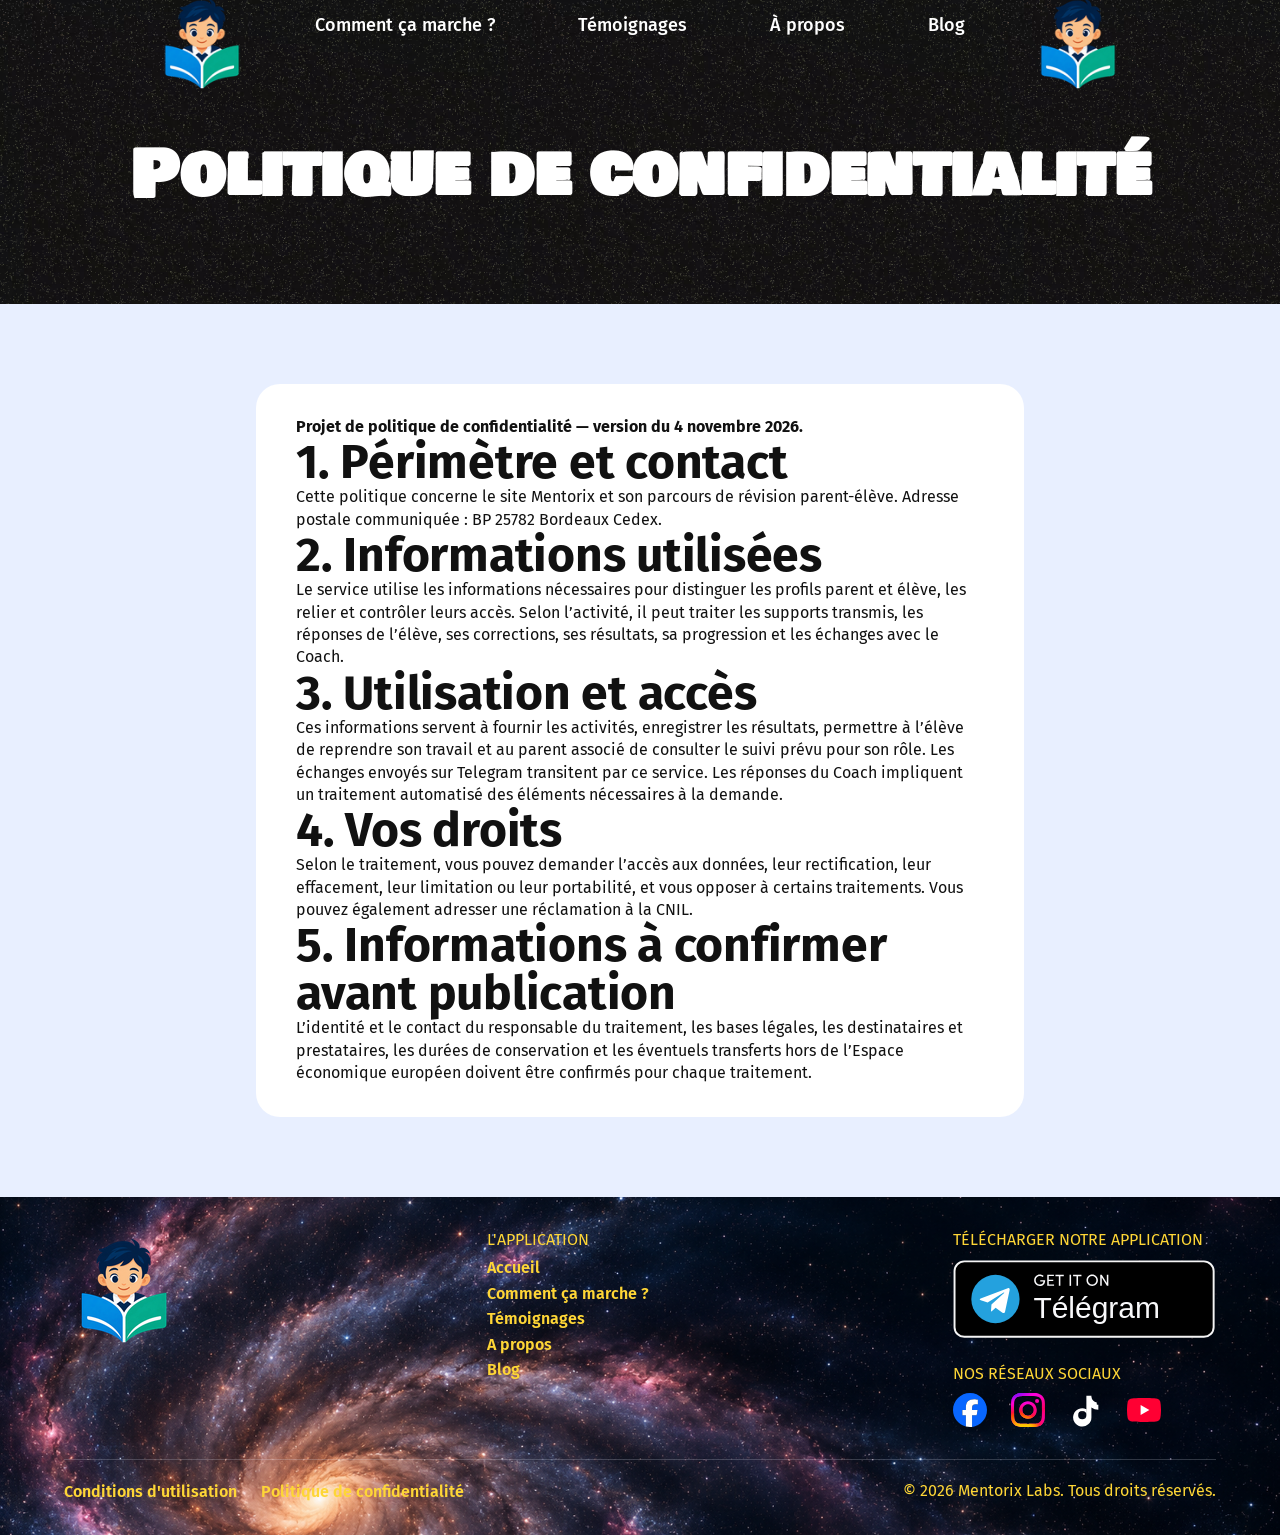
<file: politique-de-confidentialite/index.html>
<!DOCTYPE html>
<!-- Last Published: Thu Oct 22 2026 09:07:51 GMT+0000 (Coordinated Universal Time) --><html data-wf-domain="www.baobab-labs.com" data-wf-page="6a0c662442b71e98d64ea6a7" data-wf-site="67a1f0b250a84c443de5dfe8" lang="fr"><head><meta charset="utf-8"/><link crossorigin="anonymous" href="https://cdn.prod.website-files.com" rel="preconnect"/><title>Politique de confidentialité</title><meta content="Découvrez comment Mentorix protège les données personnelles de votre famille et de vos enfants, conformément au RGPD et à la loi française." name="description"/><meta content="Politique de confidentialité" property="og:title"/><meta content="Découvrez comment Mentorix protège les données personnelles de votre famille et de vos enfants, conformément au RGPD et à la loi française." property="og:description"/><meta content="https://cdn.prod.website-files.com/67a1f0b250a84c443de5dfe8/6a0d77fec0aef9381c6426b2_OpenGraph_Politiqueconfidentialite%CC%81.webp" property="og:image"/><meta content="Politique de confidentialité" name="twitter:title"/><meta content="Découvrez comment Mentorix protège les données personnelles de votre famille et de vos enfants, conformément au RGPD et à la loi française." name="twitter:description"/><meta content="https://cdn.prod.website-files.com/67a1f0b250a84c443de5dfe8/6a0d77fec0aef9381c6426b2_OpenGraph_Politiqueconfidentialite%CC%81.webp" name="twitter:image"/><meta content="website" property="og:type"/><meta content="summary_large_image" name="twitter:card"/><meta content="width=device-width, initial-scale=1" name="viewport"/><link crossorigin="anonymous" href="/assets/0aa26cdbda0f-baobab-staging.webflow.shared.a11444e62.min.css" rel="stylesheet" type="text/css"/><link href="https://fonts.googleapis.com" rel="preconnect"/><link crossorigin="anonymous" href="https://fonts.gstatic.com" rel="preconnect"/><script src="/assets/012e56dad079-webfont.js" type="text/javascript"></script><script type="text/javascript">WebFont.load({  google: {    families: ["Montserrat:100,100italic,200,200italic,300,300italic,400,400italic,500,500italic,600,600italic,700,700italic,800,800italic,900,900italic","Bowlby One:300,400,500,600,700","Bowlby One SC:300,400,500,600,700","Fira Sans:300,400,500,600,700"]  }});</script><script type="text/javascript">!function(o,c){var n=c.documentElement,t=" w-mod-";n.className+=t+"js",("ontouchstart"in o||o.DocumentTouch&&c instanceof DocumentTouch)&&(n.className+=t+"touch")}(window,document);</script><link href="/assets/logo-education.png" rel="shortcut icon" type="image/x-icon"/><link href="/assets/logo-education.png" rel="apple-touch-icon"/><link href="https://www.baobab-labs.com/politique-de-confidentialite" rel="canonical"/><script type="application/ld+json">
{
  "@context": "https://schema.org",
  "@type": "WebPage",
  "@id": "https://www.baobab-labs.com/politique-de-confidentialite",
  "url": "https://www.baobab-labs.com/politique-de-confidentialite",
  "name": "Politique de confidentialité",
  "description": "Découvrez comment Mentorix protège les données personnelles de votre famille et de vos enfants, conformément au RGPD et à la loi française.",
  "inLanguage": "fr",
  "isPartOf": {
    "@type": "WebSite",
    "name": "Mentorix",
    "url": "https://www.baobab-labs.com"
  },
  "about": {
    "@type": "DigitalDocument",
    "name": "Politique de confidentialité de Mentorix",
    "description": "Document détaillant la politique de confidentialité et de protection des données personnelles de Mentorix, conforme au RGPD et à la législation française",
    "inLanguage": "fr",
    "author": {
      "@type": "Organization",
      "name": "Mentorix",
      "logo": {
        "@type": "ImageObject",
        "url": "https://cdn.prod.website-files.com/67a1f0b250a84c443de5dfe8/67a47efcabbb21e35158ef78_Baobab_logo.avif"
      },
      "contactPoint": {
        "@type": "ContactPoint",
        "email": "reclamation@baobab-labs.com",
        "contactType": "customer service"
      }
    }
  },
  "breadcrumb": {
    "@type": "BreadcrumbList",
    "itemListElement": [
      {
        "@type": "ListItem",
        "position": 1,
        "name": "Accueil",
        "item": "https://www.baobab-labs.com/"
      },
      {
        "@type": "ListItem",
        "position": 2,
        "name": "Politique de confidentialité",
        "item": "https://www.baobab-labs.com/politique-de-confidentialite"
      }
    ]
  }
}
</script><!-- Keep this css code to improve the font quality-->
<style>
  * {
    -webkit-font-smoothing: antialiased;
    -moz-osx-font-smoothing: grayscale;
    -o-font-smoothing: antialiased;
    -webkit-appearance:none;
  }

  .download_component {
    transform: translateY(100%);
    visibility: hidden;
  }
</style>
<!-- JsonLd Global -->
<script type="application/ld+json">
{
  "@context": "https://schema.org",
  "@type": "Organization",
  "name": "Mentorix",
  "description": "Mentorix crée des outils numériques pensés pour les familles, pour aider les collégiens à réviser efficacement grâce à l'IA.",
  "url": "https://www.baobab-labs.com/",
  "logo": {
    "@type": "ImageObject",
    "url": "https://cdn.prod.website-files.com/67a1f0b250a84c443de5dfe8/67a47efcabbb21e35158ef78_Baobab_logo.avif"
  },
  "sameAs": [
    "https://www.linkedin.com/company/baobab-labs/",
    "https://www.instagram.com/baobab.labs/",
    "https://www.facebook.com/BaobabLabs/"
  ]
}
</script>
<script type="application/ld+json">
{
  "@context": "https://schema.org",
  "@type": "WebSite",
  "name": "Mentorix",
  "url": "https://www.baobab-labs.com/"
}
</script>
<!--- GSAP --->
<script src="/assets/cb9c6262bdd7-gsap.min.js"></script>
<script src="/assets/36c29c028158-ScrollTrigger.min.js"></script>
<!-- Google Tag Manager -->
<!-- End Google Tag Manager -->
<style>
.rich-text-block h2 {
  text-transform: none;
  font-size: 1.75rem;
}
.rich-text-block h3 {
  text-transform: none;
  font-size: 1.375rem;
}
</style>
<style>
  html[lang="en"] .section-presse,
  html[lang="pt-BR"] .section-presse,
  html[lang="es"] .section-presse {
    display: none !important;
  }
</style>
<!-- CiteMe AI Tracker -->
<link href="https://www.baobab-labs.com/politique-de-confidentialite" hreflang="fr" rel="alternate"/><link href="https://www.baobab-labs.com/en/politique-de-confidentialite" hreflang="en" rel="alternate"/><link href="https://www.baobab-labs.com/pt-br/politique-de-confidentialite" hreflang="pt-br" rel="alternate"/><link href="https://www.baobab-labs.com/es/politique-de-confidentialite" hreflang="es" rel="alternate"/><style>.navbar_component .navbar_link:hover,.navbar_component .navbar_link:focus-visible{color:#00bfff;background-color:transparent}</style></head><body><div class="page-wrapper"><div class="navbar_component w-nav" data-animation="default" data-collapse="medium" data-duration="400" data-easing="ease" data-easing2="ease" role="banner"><div class="navbar_container"><a class="navbar_logo-link w-nav-brand" href="/"><img alt="Mentorix" class="navbar_logo" height="100" loading="lazy" src="/assets/logo-education.png" width="100"/></a><nav class="navbar_menu w-nav-menu" role="navigation"><div class="navbar_menu-left"><a class="navbar_link w-nav-link" href="/#comment-ca-marche">Comment ça marche ?</a><a class="navbar_link navbar_menu-left w-nav-link" href="/#temoignages">Témoignages</a><a class="navbar_link w-nav-link" href="/a-propos">À propos</a><a class="navbar_link w-nav-link" href="/blog">Blog</a></div></nav><div class="menu-button w-nav-button"><div class="icon w-icon-nav-menu"></div></div><a class="navbar_logo-link-_mobile w-nav-brand" href="/"><img alt="Mentorix" class="navbar_logo" height="100" loading="lazy" src="/assets/logo-education.png" width="100"/></a></div></div><main class="section_header" id="header"><div class="padding-global"><div class="container-medium"><div class="header_component"><div class="hero_blog_page"><h1 class="h1_spe_blog">Politique de confidentialité</h1></div></div></div></div></main><div class="section_content_blog"><div class="padding-global padding-section-medium"><div class="container-small"><div class="article_component"><div class="w-richtext">
<p><strong>Projet de politique de confidentialité — version du 4 novembre 2026.</strong></p>
<h2>1. Périmètre et contact</h2>
<p>Cette politique concerne le site Mentorix et son parcours de révision parent-élève. Adresse postale communiquée : BP 25782 Bordeaux Cedex.</p>
<h2>2. Informations utilisées</h2>
<p>Le service utilise les informations nécessaires pour distinguer les profils parent et élève, les relier et contrôler leurs accès. Selon l’activité, il peut traiter les supports transmis, les réponses de l’élève, ses corrections, ses résultats, sa progression et les échanges avec le Coach.</p>
<h2>3. Utilisation et accès</h2>
<p>Ces informations servent à fournir les activités, enregistrer les résultats, permettre à l’élève de reprendre son travail et au parent associé de consulter le suivi prévu pour son rôle. Les échanges envoyés sur Telegram transitent par ce service. Les réponses du Coach impliquent un traitement automatisé des éléments nécessaires à la demande.</p>
<h2>4. Vos droits</h2>
<p>Selon le traitement, vous pouvez demander l’accès aux données, leur rectification, leur effacement, leur limitation ou leur portabilité, et vous opposer à certains traitements. Vous pouvez également adresser une réclamation à la CNIL.</p>
<h2>5. Informations à confirmer avant publication</h2>
<p>L’identité et le contact du responsable du traitement, les bases légales, les destinataires et prestataires, les durées de conservation et les éventuels transferts hors de l’Espace économique européen doivent être confirmés pour chaque traitement.</p>
</div></div></div></div></div></div><footer class="section_footer" id="footer"><div class="padding-global padding-section-small"><div><div class="footer_component"><div class="footer_logo-wrapper"><img alt="Mentorix" class="footer_logo" height="187" loading="lazy" src="/assets/logo-education.png" width="186"/></div><div class="footer_logo-wrapper"><div class="title_content_footer"><p class="text-grey">L'APPLICATION</p><a class="footer_link" href="/">Accueil</a><a class="footer_link" href="/#comment-ca-marche">Comment ça marche ?</a><a class="footer_link" href="/#temoignages">Témoignages</a><a class="footer_link" href="/a-propos">A propos</a><a class="footer_link" href="/blog">Blog</a></div></div><div class="footer_logo-wrapper"><div class="title_content_footer"><p class="text-grey maj">Télécharger notre application</p><div class="header_badge-list"><a class="badge_component w-inline-block" href="https://intelos-01.tailb936aa.ts.net/education/inscription" target="_blank" rel="noopener noreferrer"><img alt="Accéder à Mentorix sur Telegram" class="badge_image footer" height="48" loading="lazy" src="/assets/mentorix-telegram-badge.svg" width="158"/></a></div></div><div class="title_content_footer"><p class="text-grey maj">Nos réseaux sociaux</p><div class="social-media-wrapper"><a href="http://localhost:8767/application/"><img width="34" height="34" alt="logo facebook" loading="lazy" src="/assets/facebook-brand-color.svg"/></a><a href="http://localhost:8767/application/"><img width="34" height="34" alt="logo instagram" loading="lazy" src="/assets/instagram-brand-gradient.svg"/></a><a href="http://localhost:8767/application/"><img width="34" height="34" alt="logo TikTok" loading="lazy" src="/assets/tiktok.svg"/></a><a href="http://localhost:8767/application/"><img width="34" height="34" alt="logo YouTube" loading="lazy" src="/assets/youtube-brand-color.svg"/></a></div></div></div></div><div class="line"></div><div class="footer_link-list"><div class="footer_link-list"><a class="footer_link" href="/conditions-dutilisation">Conditions d'utilisation</a><a aria-current="page" class="footer_link w--current" href="/politique-de-confidentialite">Politique de confidentialité</a></div><p class="text-grey">© 2026 Mentorix Labs. Tous droits réservés.</p></div></div></div><div class="flowappz-cookie-consent-hide-popup-5" flowappz-cookie-consent-container="true"><div class="flowappz-cookie-consent-popup-22 flowappz-hide-popup" flowappz-cookie-popup="true"><div class="flowappz-consent-popup-content--temp6-2"><div class="flowappz-cookie-popup-content-paragraph-38"><img alt="" class="image-4" loading="lazy" src="/assets/c1b71bd1744d-69b1819e17d07f1b0f33fee4_surface2701.png"/><p class="paragraph-71">Notre site web utilise des cookies. En continuant à naviguer, vous acceptez l’utilisation de cookies comme indiqué dans notre politique de confidentialité.</p></div><div class="flowappz-cookie-popup-btn-wrapper-19"><div class="flowappz-cookie-consent-accept-btn-container"><a class="flowappz-cookie-accept-button-36 w-button" flowappz-cookie-command="accept-all" href="#">Accepter</a></div><a class="flowappz-cookie-reject-button-32 w-button" flowappz-cookie-command="reject-all" href="#">Refuser</a><div class="flowappz-cookie-settings-close-btn-19" flowappz-cookie-command="close-cookie-popup"><svg class="svg-4" fill="none" viewbox="0 0 34 34" width="100%" xmlns="http://www.w3.org/2000/svg"><path class="path-4" clip-rule="evenodd" d="M17.7071 16.0867L22.922 10.8718L23.8059 11.7557L18.591 16.9706L23.8059 22.1855L22.922 23.0694L17.7071 17.8545L12.4922 23.0694L11.6083 22.1855L16.8232 16.9706L11.6083 11.7557L12.4922 10.8718L17.7071 16.0867Z" fill="currentColor" fill-rule="evenodd"></path></svg></div></div><div class="flowappz-cookie-consent-code w-embed"><style>

/* This will hide elements with .your-body-class if .wf-doc is not on the <html> element */
html:not(.wf-doc) .flowappz-hide-popup {
    display: none;
}
.w--redirected-checked{
	background-size:11px;
}


[custom-scrollbar="true"]::-webkit-scrollbar {
  width: 10px;
  height: 10px;
}

[custom-scrollbar="true"]::-webkit-scrollbar-track {
  background-color: #f2f2f2;
  border-radius: 6px;
}

[custom-scrollbar="true"]::-webkit-scrollbar-thumb {
  background-color: #141414;
  border-radius: 6px;
  border: 2px solid #f0f0f0;
}


</style></div></div></div></div></footer><script crossorigin="anonymous" integrity="sha256-9/aliU8dGd2tb6OSsuzixeV4y/faTqgFtohetphbbj0=" src="/assets/07c276a95e6b-jquery-3.5.1.min.dc5e7f18c8.js" type="text/javascript"></script><script crossorigin="anonymous" integrity="sha384-4abIlA5/v7XaW1HMXKBgnUuhnjBYJ/Z9C1OSg4OhmVw9O3QeHJ/qJqFBERCDPv7G" src="/assets/90f441470f83-webflow.schunk.36b8fb49256177c8.js" type="text/javascript"></script><script crossorigin="anonymous" integrity="sha384-ZQegXnsurikYbqDKRxe2OfxABK2Dv2w28lpCFO6skM9cJda16KPelgvWiSleZMiR" src="/assets/67bf3a2f4ae2-webflow.schunk.89b94ec63602fdfe.js" type="text/javascript"></script><script crossorigin="anonymous" integrity="sha384-IdEzDJ6Gty2g/jvGmGRX7Ew7p9C+uv7KQ0po/MbXsntu9hyOn7znjdNyAgt9pzHu" src="/assets/2bbb0a0be380-webflow.2b99f136.9449ca71d60ec215.js" type="text/javascript"></script><!--- Handle GSAP stagger --->
<script type="text/javascript">
  var Webflow = Webflow || [];

  Webflow.push(function () {
    gsap.registerPlugin(ScrollTrigger);

    const triggers = document.querySelectorAll('[data-gsap-trigger]');

    triggers.forEach(trigger => {
      const cards = trigger.querySelectorAll('[data-gsap-stagger]');

      gsap.fromTo(cards, {
        scale: 0.7,
        opacity: 0
      }, {
        scale: 1,
        opacity: 1,
        duration: 0.6,
        ease: 'power2.out',
        stagger: 0.15,
        scrollTrigger: {
          trigger: trigger,
          start: 'top bottom-=50px',
          toggleActions: 'play none none none',
          once: true
        }
      });
    });
  });
</script>
<!-- Google Tag Manager (noscript) -->
<!-- End Google Tag Manager (noscript) --></body></html>
</file>
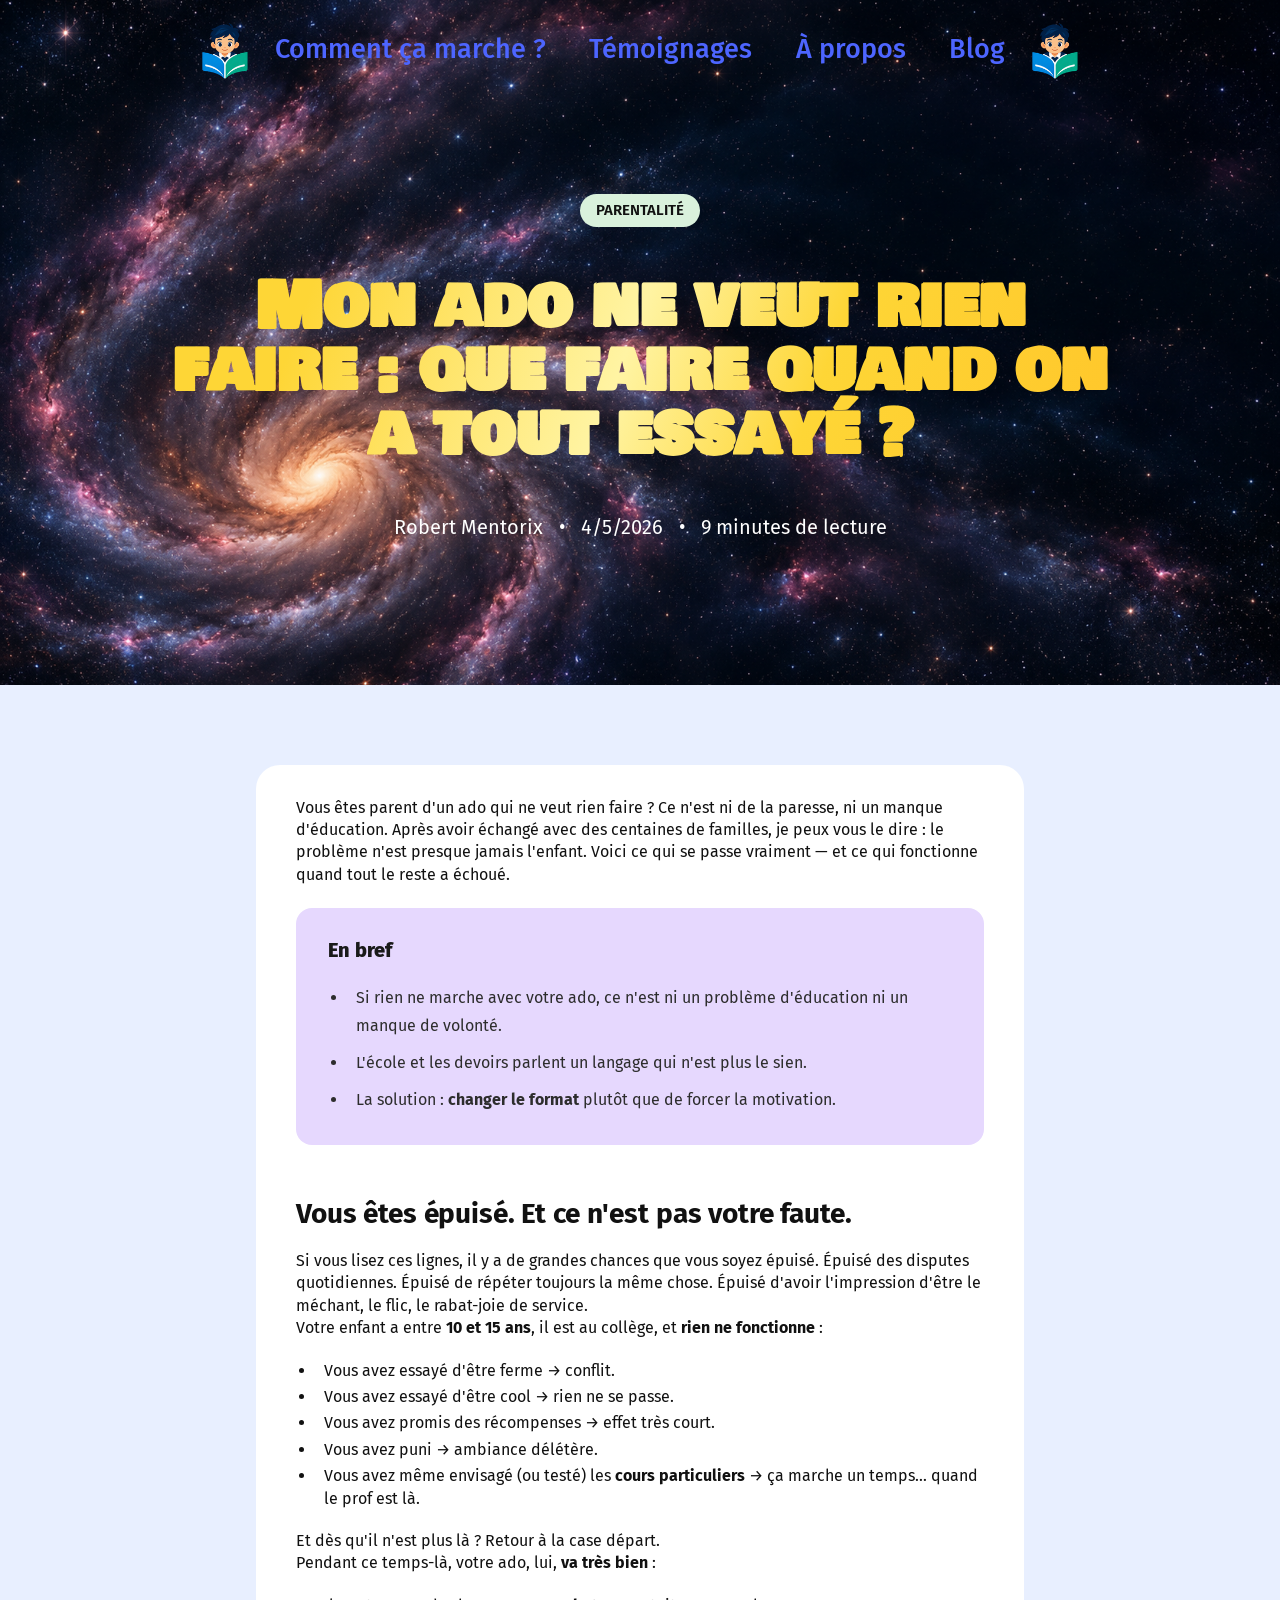
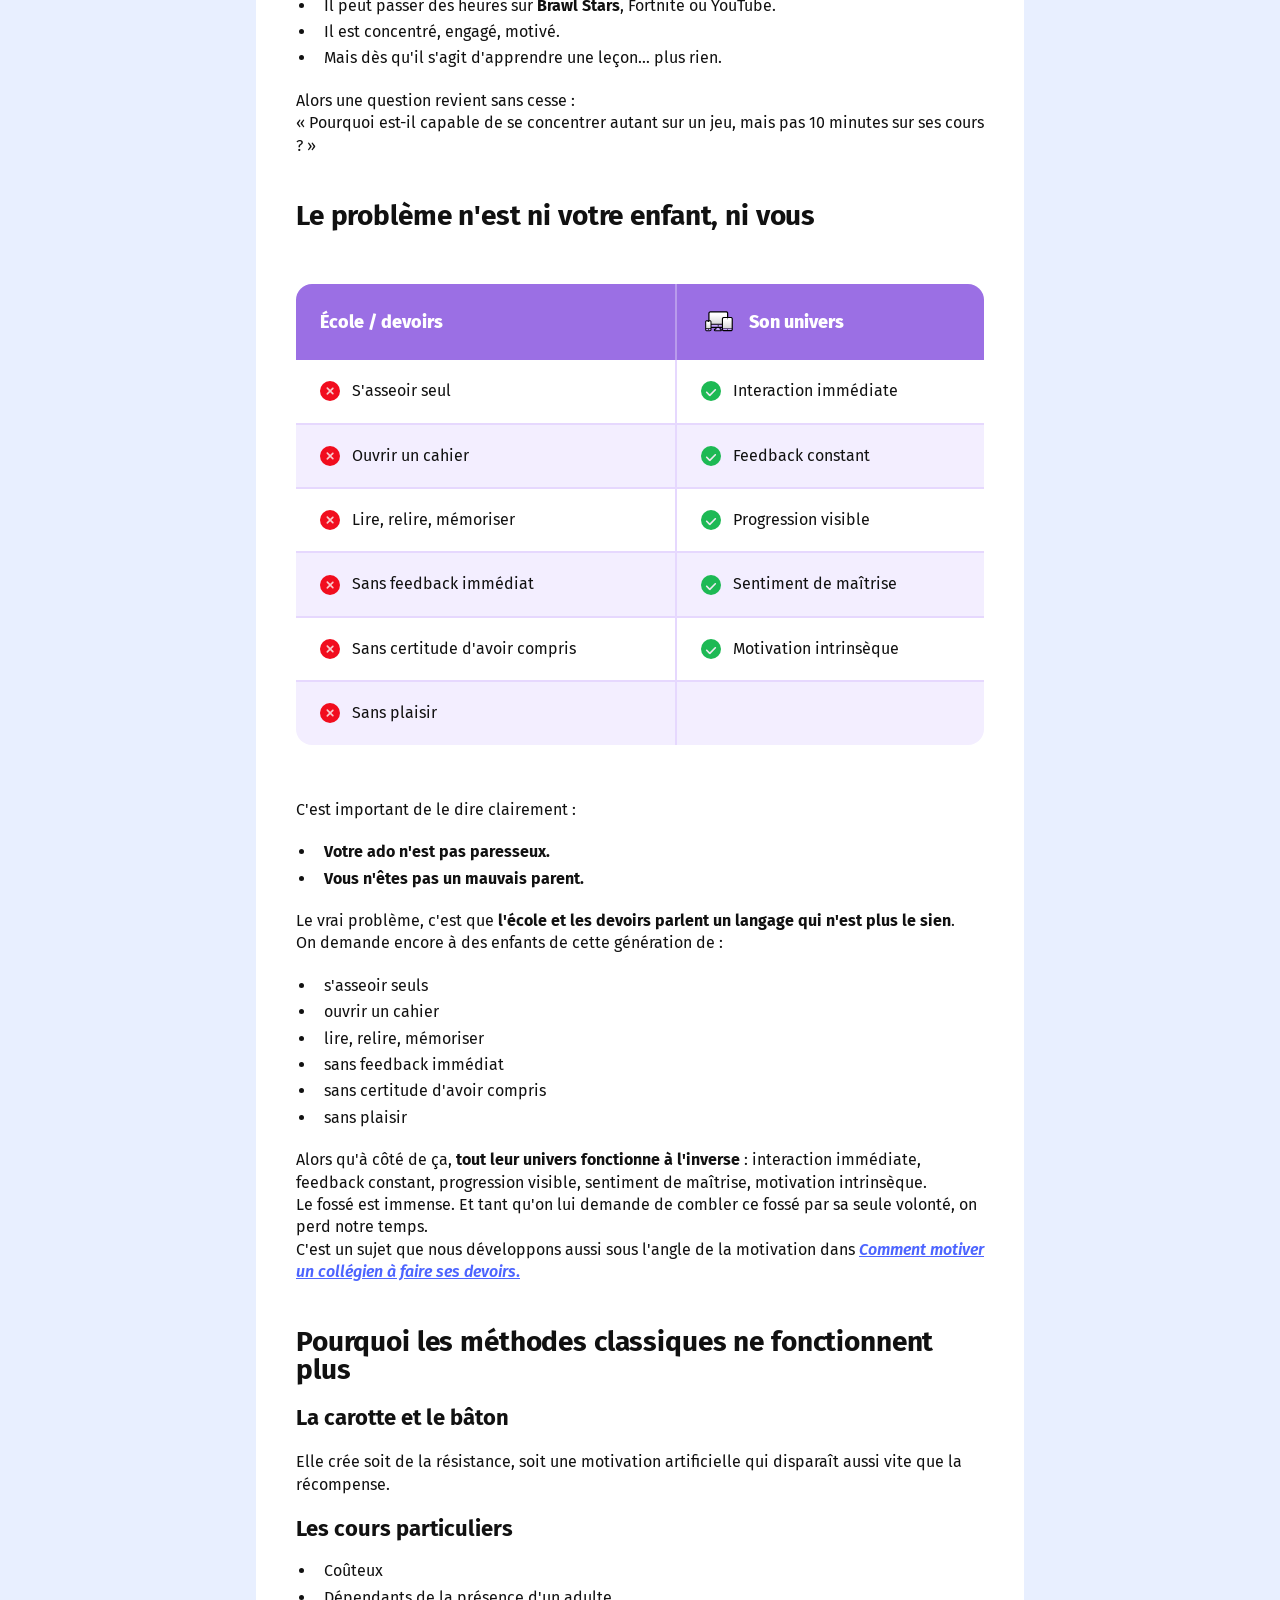
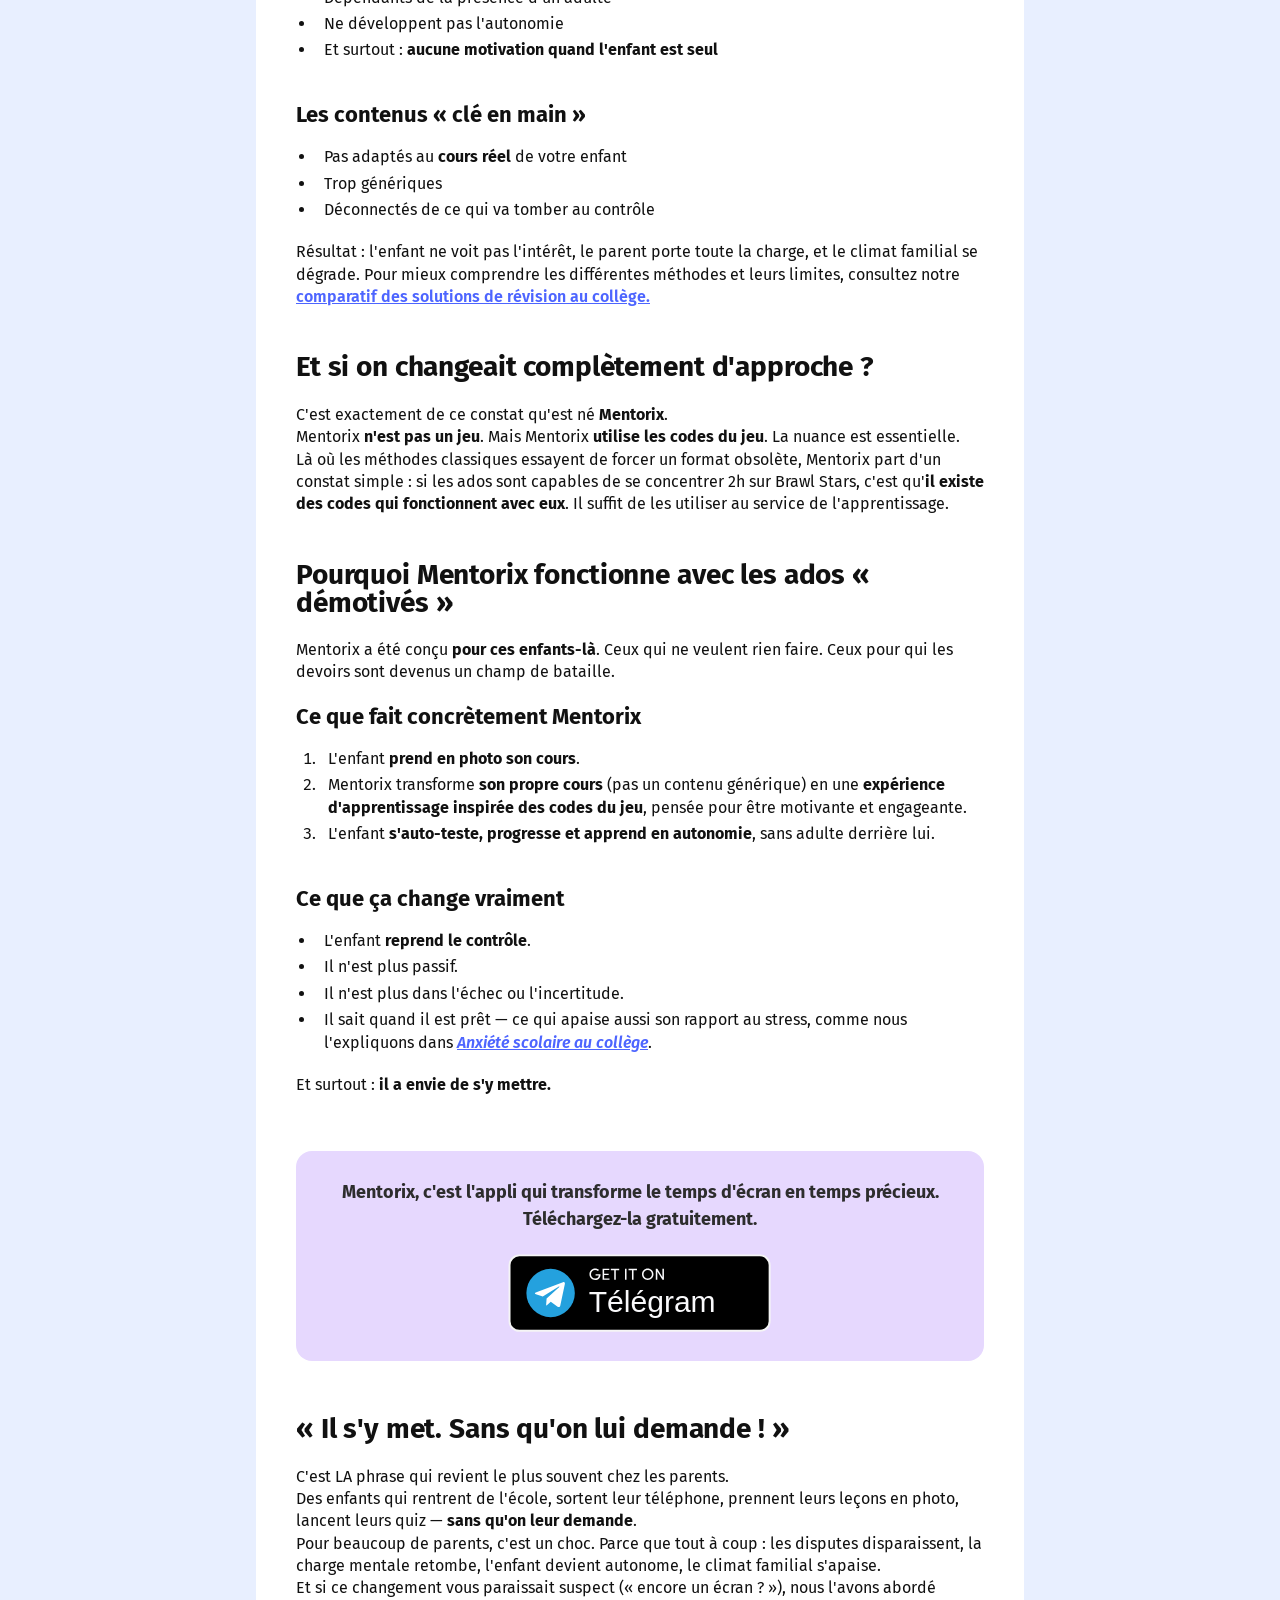
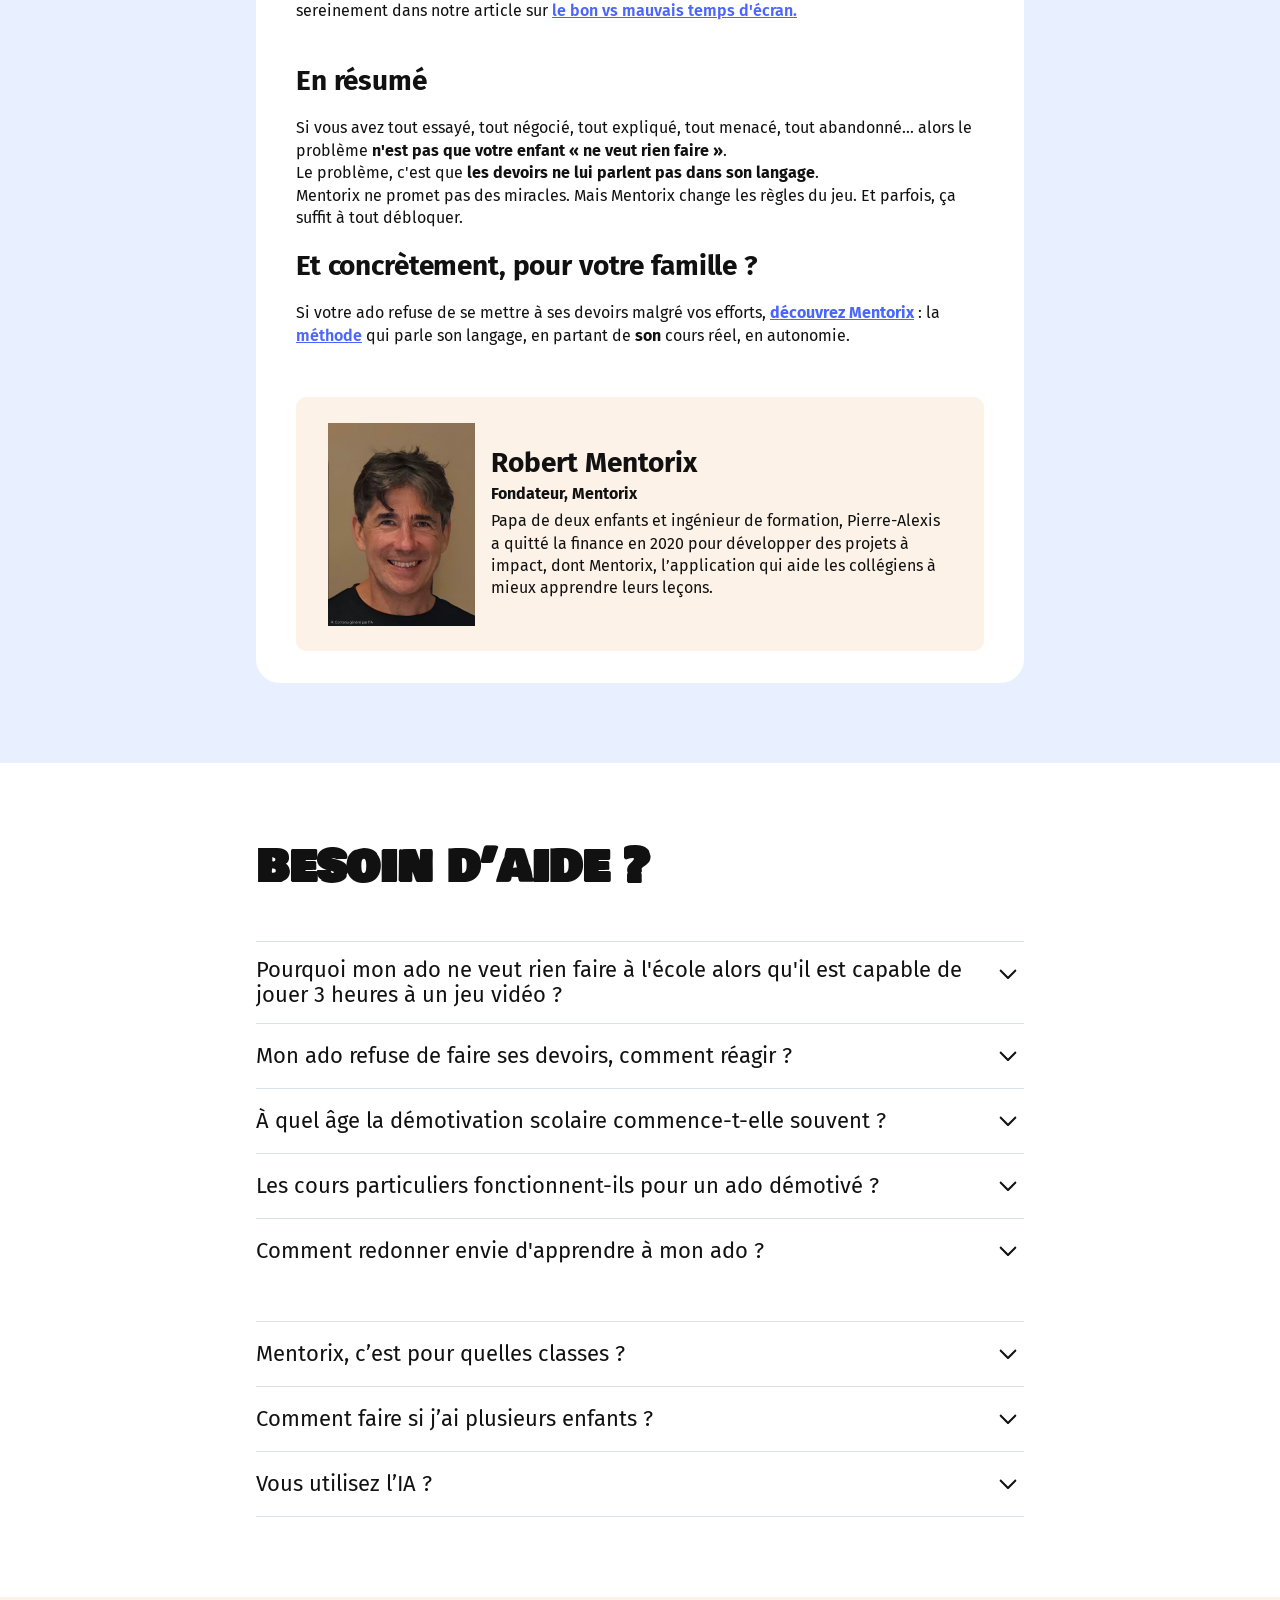
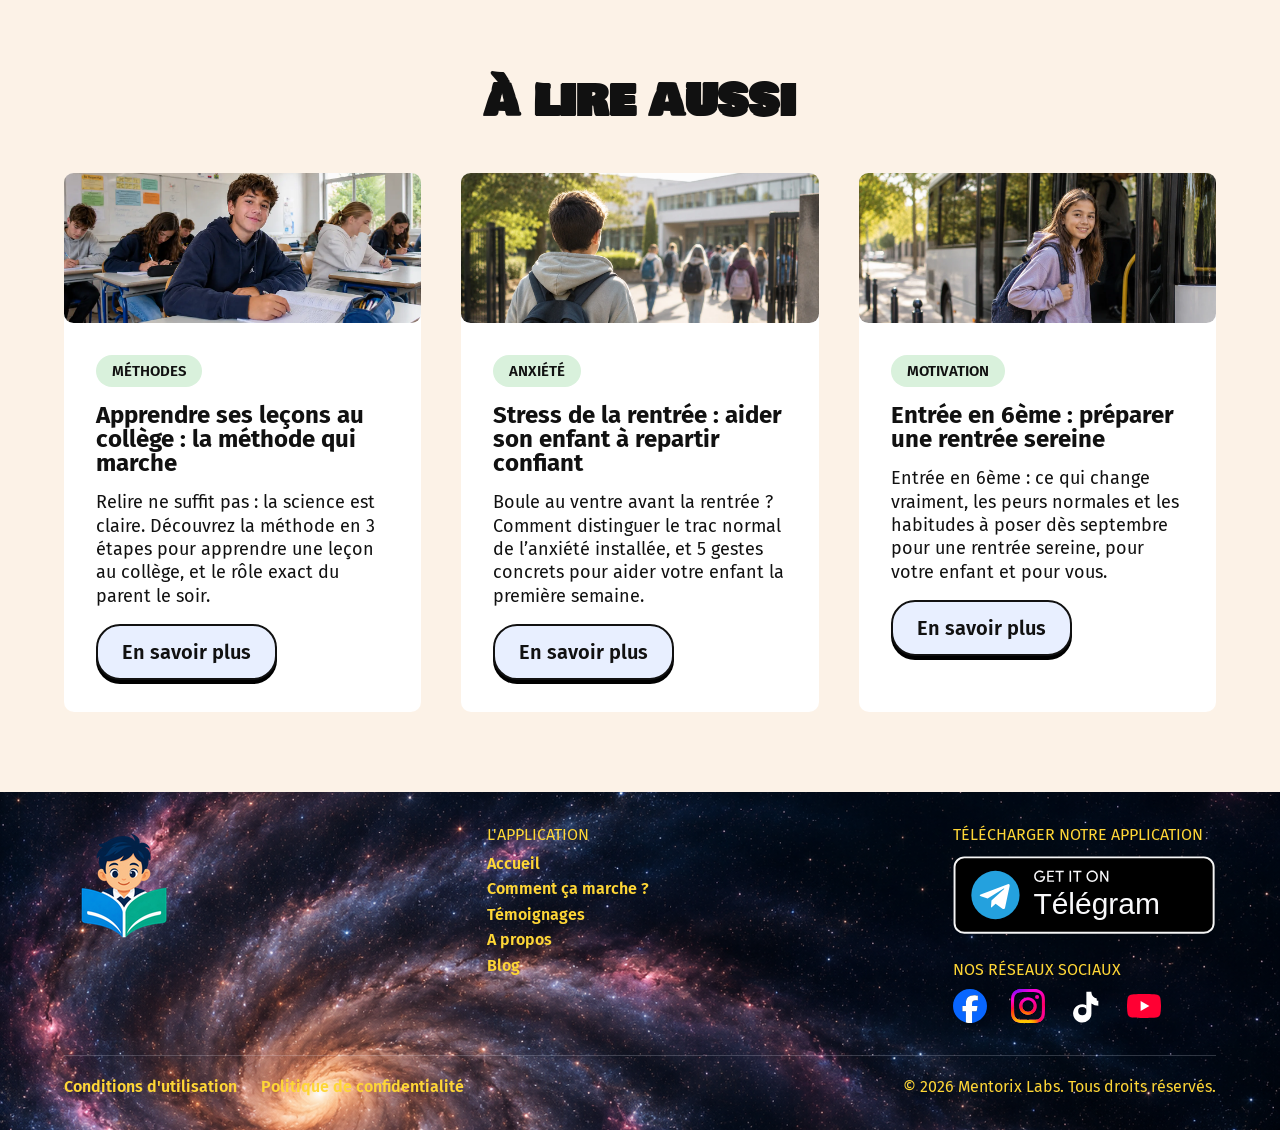
<file: blog/ado-ne-veut-rien-faire/index.html>
<!DOCTYPE html>
<!-- Last Published: Thu Oct 22 2026 09:07:51 GMT+0000 (Coordinated Universal Time) --><html data-wf-collection="69f8b8f13dd60d4e1ab9df60" data-wf-domain="www.baobab-labs.com" data-wf-item-slug="ado-ne-veut-rien-faire" data-wf-page="69f8b8f13dd60d4e1ab9df66" data-wf-site="67a1f0b250a84c443de5dfe8" lang="fr"><head><meta charset="utf-8"/><link crossorigin="anonymous" href="https://cdn.prod.website-files.com" rel="preconnect"/><title>Mon ado ne veut rien faire : que faire ?</title><meta content="Disputes, punitions, récompenses : rien ne marche avec votre ado ? Comprenez pourquoi et découvrez l'approche qui change tout pour les parents épuisés." name="description"/><meta content="Mon ado ne veut rien faire : que faire ?" property="og:title"/><meta content="Disputes, punitions, récompenses : rien ne marche avec votre ado ? Comprenez pourquoi et découvrez l'approche qui change tout pour les parents épuisés." property="og:description"/><meta content="https://cdn.prod.website-files.com/69f8b76430588b4b288c2552/69fb109f4b610828918dbfef_OG_Ne%20fais%20rien.webp" property="og:image"/><meta content="Mon ado ne veut rien faire : que faire ?" name="twitter:title"/><meta content="Disputes, punitions, récompenses : rien ne marche avec votre ado ? Comprenez pourquoi et découvrez l'approche qui change tout pour les parents épuisés." name="twitter:description"/><meta content="https://cdn.prod.website-files.com/69f8b76430588b4b288c2552/69fb109f4b610828918dbfef_OG_Ne%20fais%20rien.webp" name="twitter:image"/><meta content="website" property="og:type"/><meta content="summary_large_image" name="twitter:card"/><meta content="width=device-width, initial-scale=1" name="viewport"/><link crossorigin="anonymous" href="/assets/0aa26cdbda0f-baobab-staging.webflow.shared.a11444e62.min.css" rel="stylesheet" type="text/css"/><link href="https://fonts.googleapis.com" rel="preconnect"/><link crossorigin="anonymous" href="https://fonts.gstatic.com" rel="preconnect"/><script src="/assets/012e56dad079-webfont.js" type="text/javascript"></script><script type="text/javascript">WebFont.load({  google: {    families: ["Montserrat:100,100italic,200,200italic,300,300italic,400,400italic,500,500italic,600,600italic,700,700italic,800,800italic,900,900italic","Bowlby One:300,400,500,600,700","Bowlby One SC:300,400,500,600,700","Fira Sans:300,400,500,600,700"]  }});</script><script type="text/javascript">!function(o,c){var n=c.documentElement,t=" w-mod-";n.className+=t+"js",("ontouchstart"in o||o.DocumentTouch&&c instanceof DocumentTouch)&&(n.className+=t+"touch")}(window,document);</script><link href="/assets/logo-education.png" rel="shortcut icon" type="image/x-icon"/><link href="/assets/logo-education.png" rel="apple-touch-icon"/><link href="https://www.baobab-labs.com/blog/ado-ne-veut-rien-faire" rel="canonical"/><script type="application/ld+json">
{
  "@context": "https://schema.org",
  "@type": "BlogPosting",
  "headline": "Mon ado ne veut rien faire : quand on a tout essayé pour le motiver (et que plus rien ne marche)",
  "name": "Mon ado ne veut rien faire : que faire quand on a tout essayé ?",
  "description": "Vous avez tout essayé et rien ne fonctionne avec votre ado ? Ce n&#39;est ni de la paresse, ni un manque d&#39;éducation. Voici ce qui se passe vraiment — et ce qui fonctionne.",
  "url": "https://www.baobab-labs.com/blog/ado-ne-veut-rien-faire",
  "image": {
    "@type": "ImageObject",
    "url": "https://cdn.prod.website-files.com/69f8b76430588b4b288c2552/69fb10998200d39b4106adc5_Hero_Ne%20fais%20rien.webp",
    "caption": "Adolescent affalé sur son canapé téléphone en main, parent dépité en arrière-plan"
  },
  "datePublished": "2026-05-04T10:00:00.000Z",
  "dateModified": "2026-05-04T10:00:00.000Z",
  "author": {
    "@type": "Person",
    "name": "Robert Mentorix",
    "description": "Papa de deux enfants et ingénieur de formation, Pierre-Alexis a quitté la finance en 2020 pour développer des projets à impact, dont Mentorix, l’application qui aide les collégiens à mieux apprendre leurs leçons.",
    "jobTitle": "Fondateur, Mentorix",
    "image": {
      "@type": "ImageObject",
      "url": "https://cdn.prod.website-files.com/69f8b76430588b4b288c2552/6a05eefc87fe379c9758865c_Pierre-Alexis.webp"
    },
    "sameAs": [
      "https://www.linkedin.com/in/pierre-alexis-voisin-b1ab728/"
    ]
  },
  "publisher": {
    "@type": "Organization",
    "name": "Mentorix",
    "logo": {
      "@type": "ImageObject",
      "url": "https://cdn.prod.website-files.com/67a1f0b250a84c443de5dfe8/67a47efcabbb21e35158ef78_Baobab_logo.avif"
    }
  },
  "inLanguage": "fr",
  "keywords": "Parentalité"
}
</script><!-- Keep this css code to improve the font quality-->
<style>
  * {
    -webkit-font-smoothing: antialiased;
    -moz-osx-font-smoothing: grayscale;
    -o-font-smoothing: antialiased;
    -webkit-appearance:none;
  }

  .download_component {
    transform: translateY(100%);
    visibility: hidden;
  }
</style>
<!-- JsonLd Global -->
<script type="application/ld+json">
{
  "@context": "https://schema.org",
  "@type": "Organization",
  "name": "Mentorix",
  "description": "Mentorix crée des outils numériques pensés pour les familles, pour aider les collégiens à réviser efficacement grâce à l'IA.",
  "url": "https://www.baobab-labs.com/",
  "logo": {
    "@type": "ImageObject",
    "url": "https://cdn.prod.website-files.com/67a1f0b250a84c443de5dfe8/67a47efcabbb21e35158ef78_Baobab_logo.avif"
  },
  "sameAs": [
    "https://www.linkedin.com/company/baobab-labs/",
    "https://www.instagram.com/baobab.labs/",
    "https://www.facebook.com/BaobabLabs/"
  ]
}
</script>
<script type="application/ld+json">
{
  "@context": "https://schema.org",
  "@type": "WebSite",
  "name": "Mentorix",
  "url": "https://www.baobab-labs.com/"
}
</script>
<!--- GSAP --->
<script src="/assets/cb9c6262bdd7-gsap.min.js"></script>
<script src="/assets/36c29c028158-ScrollTrigger.min.js"></script>
<!-- Google Tag Manager -->
<!-- End Google Tag Manager -->
<style>
.rich-text-block h2 {
  text-transform: none;
  font-size: 1.75rem;
}
.rich-text-block h3 {
  text-transform: none;
  font-size: 1.375rem;
}
</style>
<style>
  html[lang="en"] .section-presse,
  html[lang="pt-BR"] .section-presse,
  html[lang="es"] .section-presse {
    display: none !important;
  }
</style>
<!-- CiteMe AI Tracker -->
<style>
.rich-text-blog h2 {
  font-size: 28px !important;
  line-height: 1.2 !important;
  margin-top: 48px !important;
  margin-bottom: 16px !important;
  font-weight: 600 !important;
}

.rich-text-blog h3 {
  font-size: 24px !important;
  line-height: 1.3 !important;
  margin-top: 32px !important;
  margin-bottom: 12px !important;
  font-weight: 600 !important;
}
</style>
<script async="async" src="https://platform-api.sharethis.com/js/sharethis.js#property=6a01aac47040411e5fe8431c&amp;product=sticky-share-buttons" type="text/javascript"></script>
<link href="https://www.baobab-labs.com/blog/ado-ne-veut-rien-faire" hreflang="fr" rel="alternate"/><link href="https://www.baobab-labs.com/en/blog/ado-ne-veut-rien-faire" hreflang="en" rel="alternate"/><link href="https://www.baobab-labs.com/pt-br/blog/ado-ne-veut-rien-faire" hreflang="pt-br" rel="alternate"/><link href="https://www.baobab-labs.com/es/blog/ado-ne-veut-rien-faire" hreflang="es" rel="alternate"/><link href="/assets/mentorix-headers.css" rel="stylesheet"/></head><body><div class="page-wrapper"><div class="navbar_component w-nav" data-animation="default" data-collapse="medium" data-duration="400" data-easing="ease" data-easing2="ease" role="banner"><div class="navbar_container"><a class="navbar_logo-link w-nav-brand" href="/"><img alt="Mentorix" class="navbar_logo" height="100" loading="lazy" src="/assets/logo-education.png" width="100"/></a><nav class="navbar_menu w-nav-menu" role="navigation"><div class="navbar_menu-left"><a class="navbar_link w-nav-link" href="/#comment-ca-marche">Comment ça marche ?</a><a class="navbar_link navbar_menu-left w-nav-link" href="/#temoignages">Témoignages</a><a class="navbar_link w-nav-link" href="/a-propos">À propos</a><a class="navbar_link w-nav-link" href="/blog">Blog</a></div></nav><div class="menu-button w-nav-button"><div class="icon w-icon-nav-menu"></div></div><a class="navbar_logo-link-_mobile w-nav-brand" href="/"><img alt="Mentorix" class="navbar_logo" height="100" loading="lazy" src="/assets/logo-education.png" width="100"/></a></div></div><main class="section_header a-propos-header" id="header"><div class="padding-global"><div class="container-medium"><div class="header_component"><div &quot;https:="" 69f8b76430588b4b288c2552="" 69fb10998200d39b4106adc5_hero_ne%20fais%20rien.webp&quot;")"="" cdn.prod.website-files.com="" class="hero_blog_item" style="background-image:url("><div class="topic_item_yellow" data-gsap-stagger=""><div class="category_item">Parentalité</div></div><h1 class="h1_spe_blog">Mon ado ne veut rien faire : que faire quand on a tout essayé ?</h1><div data-gsap-trigger=""><div class="elements_item_hero_article" data-gsap-stagger=""><div class="benefits_item-text">Robert Mentorix</div><div class="benefits_item-text cache">•</div><div class="benefits_item-text">4/5/2026</div><div class="benefits_item-text cache">•</div><div class="w-layout-hflex reading_time"><div class="benefits_item-text">9</div><div class="benefits_item-text">minutes de lecture</div></div></div></div></div></div></div></div></main><section class="section_content_blog" id="faq"><div class="padding-global padding-section-medium"><div class="container-small"><div class="article_component"><div class="rich-text-block w-richtext"><p>Vous êtes parent d'un ado qui ne veut rien faire ? Ce n'est ni de la paresse, ni un manque d'éducation. Après avoir échangé avec des centaines de familles, je peux vous le dire : le problème n'est presque jamais l'enfant. Voici ce qui se passe vraiment — et ce qui fonctionne quand tout le reste a échoué.</p><p>‍</p><div class="w-embed"><div style="background:#E6D8FE; border-radius:16px; padding:28px 32px; margin:0 0 32px 0; font-family:inherit;">
<p style="font-size:20px; font-weight:800; color:#1A1A1A; margin:0 0 16px 0;">En bref</p>
<ul style="margin:0; padding-left:20px; color:#2D2D2D; font-size:16px; line-height:1.7;">
<li style="margin-bottom:10px;">
      Si rien ne marche avec votre ado, ce n'est ni un problème d'éducation ni un manque de volonté.
    </li>
<li style="margin-bottom:10px;">
      L'école et les devoirs parlent un langage qui n'est plus le sien.
    </li>
<li>
      La solution : <strong>changer le format</strong> plutôt que de forcer la motivation.
    </li>
</ul>
</div></div><p>‍</p><h2>Vous êtes épuisé. Et ce n'est pas votre faute.</h2><p>‍</p><p>Si vous lisez ces lignes, il y a de grandes chances que vous soyez épuisé. Épuisé des disputes quotidiennes. Épuisé de répéter toujours la même chose. Épuisé d'avoir l'impression d'être le méchant, le flic, le rabat-joie de service.</p><p>Votre enfant a entre <strong>10 et 15 ans</strong>, il est au collège, et <strong>rien ne fonctionne</strong> :</p><ul role="list"><li>Vous avez essayé d'être ferme → conflit.</li><li>Vous avez essayé d'être cool → rien ne se passe.</li><li>Vous avez promis des récompenses → effet très court.</li><li>Vous avez puni → ambiance délétère.</li><li>Vous avez même envisagé (ou testé) les <strong>cours particuliers</strong> → ça marche un temps… quand le prof est là.</li></ul><p>Et dès qu'il n'est plus là ? Retour à la case départ.</p><p>Pendant ce temps-là, votre ado, lui, <strong>va très bien</strong> :</p><ul role="list"><li>Il peut passer des heures sur <strong>Brawl Stars</strong>, Fortnite ou YouTube.</li><li>Il est concentré, engagé, motivé.</li><li>Mais dès qu'il s'agit d'apprendre une leçon… plus rien.</li></ul><p>Alors une question revient sans cesse :</p><p>« Pourquoi est-il capable de se concentrer autant sur un jeu, mais pas 10 minutes sur ses cours ? »</p><p>‍</p><p>‍</p><h2>Le problème n'est ni votre enfant, ni vous</h2><p>‍</p><div class="w-embed"><table style="width:100%; border-collapse:collapse; font-family:inherit; margin:32px 0; border-radius:16px; overflow:hidden;">
<!-- Header -->
<thead>
<tr style="background:#9B6FE4;">
<th style="padding:20px 24px; text-align:left; border-right:2px solid rgba(255,255,255,0.3);">
<div style="color:white; font-size:18px; font-weight:800;">École / devoirs</div>
</th>
<th style="padding:20px 24px; text-align:left;">
<div style="display:flex; align-items:center; gap:12px;">
<img alt="Écrans" src="/assets/b3e3af55cb51-69f9f729a8f23a39dee9de40_Ecrans.svg" style="width:36px; height:36px; object-fit:contain; flex-shrink:0;"/>
<div style="color:white; font-size:18px; font-weight:800;">Son univers</div>
</div>
</th>
</tr>
</thead>
<!-- Rows -->
<tbody>
<tr style="background:#ffffff;">
<td style="padding:20px 24px; font-size:16px; border-right:2px solid #E6D8FE; border-bottom:2px solid #E6D8FE;">
<div style="display:flex; align-items:center; gap:12px;">
<img alt="x" src="/assets/96f279ffbba5-6a019c9d71d094c9ae1d4732_close.svg" style="width:20px; height:20px; flex-shrink:0;"/>
          S'asseoir seul
        </div>
</td>
<td style="padding:20px 24px; font-size:16px; border-bottom:2px solid #E6D8FE;">
<div style="display:flex; align-items:center; gap:12px;">
<img alt="✓" src="/assets/1bb11cbee399-6a019ca431155ed70a60b950_valid.svg" style="width:20px; height:20px; flex-shrink:0;"/>
          Interaction immédiate
        </div>
</td>
</tr>
<tr style="background:#F3EEFF;">
<td style="padding:20px 24px; font-size:16px; border-right:2px solid #E6D8FE; border-bottom:2px solid #E6D8FE;">
<div style="display:flex; align-items:center; gap:12px;">
<img alt="x" src="/assets/96f279ffbba5-6a019c9d71d094c9ae1d4732_close.svg" style="width:20px; height:20px; flex-shrink:0;"/>
          Ouvrir un cahier
        </div>
</td>
<td style="padding:20px 24px; font-size:16px; border-bottom:2px solid #E6D8FE;">
<div style="display:flex; align-items:center; gap:12px;">
<img alt="✓" src="/assets/1bb11cbee399-6a019ca431155ed70a60b950_valid.svg" style="width:20px; height:20px; flex-shrink:0;"/>
          Feedback constant
        </div>
</td>
</tr>
<tr style="background:#ffffff;">
<td style="padding:20px 24px; font-size:16px; border-right:2px solid #E6D8FE; border-bottom:2px solid #E6D8FE;">
<div style="display:flex; align-items:center; gap:12px;">
<img alt="x" src="/assets/96f279ffbba5-6a019c9d71d094c9ae1d4732_close.svg" style="width:20px; height:20px; flex-shrink:0;"/>
          Lire, relire, mémoriser
        </div>
</td>
<td style="padding:20px 24px; font-size:16px; border-bottom:2px solid #E6D8FE;">
<div style="display:flex; align-items:center; gap:12px;">
<img alt="✓" src="/assets/1bb11cbee399-6a019ca431155ed70a60b950_valid.svg" style="width:20px; height:20px; flex-shrink:0;"/>
          Progression visible
        </div>
</td>
</tr>
<tr style="background:#F3EEFF;">
<td style="padding:20px 24px; font-size:16px; border-right:2px solid #E6D8FE; border-bottom:2px solid #E6D8FE;">
<div style="display:flex; align-items:center; gap:12px;">
<img alt="x" src="/assets/96f279ffbba5-6a019c9d71d094c9ae1d4732_close.svg" style="width:20px; height:20px; flex-shrink:0;"/>
          Sans feedback immédiat
        </div>
</td>
<td style="padding:20px 24px; font-size:16px; border-bottom:2px solid #E6D8FE;">
<div style="display:flex; align-items:center; gap:12px;">
<img alt="✓" src="/assets/1bb11cbee399-6a019ca431155ed70a60b950_valid.svg" style="width:20px; height:20px; flex-shrink:0;"/>
          Sentiment de maîtrise
        </div>
</td>
</tr>
<tr style="background:#ffffff;">
<td style="padding:20px 24px; font-size:16px; border-right:2px solid #E6D8FE; border-bottom:2px solid #E6D8FE;">
<div style="display:flex; align-items:center; gap:12px;">
<img alt="x" src="/assets/96f279ffbba5-6a019c9d71d094c9ae1d4732_close.svg" style="width:20px; height:20px; flex-shrink:0;"/>
          Sans certitude d'avoir compris
        </div>
</td>
<td style="padding:20px 24px; font-size:16px; border-bottom:2px solid #E6D8FE;">
<div style="display:flex; align-items:center; gap:12px;">
<img alt="✓" src="/assets/1bb11cbee399-6a019ca431155ed70a60b950_valid.svg" style="width:20px; height:20px; flex-shrink:0;"/>
          Motivation intrinsèque
        </div>
</td>
</tr>
<tr style="background:#F3EEFF;">
<td style="padding:20px 24px; font-size:16px; border-right:2px solid #E6D8FE;">
<div style="display:flex; align-items:center; gap:12px;">
<img alt="x" src="/assets/96f279ffbba5-6a019c9d71d094c9ae1d4732_close.svg" style="width:20px; height:20px; flex-shrink:0;"/>
          Sans plaisir
        </div>
</td>
<td style="padding:20px 24px; font-size:16px;"></td>
</tr>
</tbody>
</table></div><p>‍</p><p>C'est important de le dire clairement :</p><ul role="list"><li><strong>Votre ado n'est pas paresseux.</strong></li><li><strong>Vous n'êtes pas un mauvais parent.</strong></li></ul><p>Le vrai problème, c'est que <strong>l'école et les devoirs parlent un langage qui n'est plus le sien</strong>.</p><p>On demande encore à des enfants de cette génération de :</p><ul role="list"><li>s'asseoir seuls</li><li>ouvrir un cahier</li><li>lire, relire, mémoriser</li><li>sans feedback immédiat</li><li>sans certitude d'avoir compris</li><li>sans plaisir</li></ul><p>Alors qu'à côté de ça, <strong>tout leur univers fonctionne à l'inverse</strong> : interaction immédiate, feedback constant, progression visible, sentiment de maîtrise, motivation intrinsèque.</p><p>Le fossé est immense. Et tant qu'on lui demande de combler ce fossé par sa seule volonté, on perd notre temps.</p><p>C'est un sujet que nous développons aussi sous l'angle de la motivation dans <a href="/blog/motiver-collegien-devoirs"><em>Comment motiver un collégien à faire ses devoirs</em>.</a></p><p>‍</p><p>‍</p><h2>Pourquoi les méthodes classiques ne fonctionnent plus</h2><p>‍</p><h3>La carotte et le bâton</h3><p>‍</p><p>Elle crée soit de la résistance, soit une motivation artificielle qui disparaît aussi vite que la récompense.</p><p>‍</p><h3>Les cours particuliers</h3><ul role="list"><li>Coûteux</li><li>Dépendants de la présence d'un adulte</li><li>Ne développent pas l'autonomie</li><li>Et surtout : <strong>aucune motivation quand l'enfant est seul</strong></li></ul><p>‍</p><h3>Les contenus « clé en main »</h3><ul role="list"><li>Pas adaptés au <strong>cours réel</strong> de votre enfant</li><li>Trop génériques</li><li>Déconnectés de ce qui va tomber au contrôle</li></ul><p>Résultat : l'enfant ne voit pas l'intérêt, le parent porte toute la charge, et le climat familial se dégrade. Pour mieux comprendre les différentes méthodes et leurs limites, consultez notre <a href="/blog/comparatif-applications-revision-college">comparatif des solutions de révision au collège.</a></p><p>‍</p><p>‍</p><h2>Et si on changeait complètement d'approche ?</h2><p>‍</p><p>C'est exactement de ce constat qu'est né <strong>Mentorix</strong>.</p><p>Mentorix <strong>n'est pas un jeu</strong>. Mais Mentorix <strong>utilise les codes du jeu</strong>. La nuance est essentielle.</p><p>Là où les méthodes classiques essayent de forcer un format obsolète, Mentorix part d'un constat simple : si les ados sont capables de se concentrer 2h sur Brawl Stars, c'est qu'<strong>il existe des codes qui fonctionnent avec eux</strong>. Il suffit de les utiliser au service de l'apprentissage.</p><p>‍</p><p>‍</p><h2>Pourquoi Mentorix fonctionne avec les ados « démotivés »</h2><p>‍</p><p>Mentorix a été conçu <strong>pour ces enfants-là</strong>. Ceux qui ne veulent rien faire. Ceux pour qui les devoirs sont devenus un champ de bataille.</p><p>‍</p><h3>Ce que fait concrètement Mentorix</h3><ol role="list"><li>L'enfant <strong>prend en photo son cours</strong>.</li><li>Mentorix transforme <strong>son propre cours</strong> (pas un contenu générique) en une <strong>expérience d'apprentissage inspirée des codes du jeu</strong>, pensée pour être motivante et engageante.</li><li>L'enfant <strong>s'auto-teste, progresse et apprend en autonomie</strong>, sans adulte derrière lui.</li></ol><p>‍</p><h3>Ce que ça change vraiment</h3><ul role="list"><li>L'enfant <strong>reprend le contrôle</strong>.</li><li>Il n'est plus passif.</li><li>Il n'est plus dans l'échec ou l'incertitude.</li><li>Il sait quand il est prêt — ce qui apaise aussi son rapport au stress, comme nous l'expliquons dans <a href="/blog/anxiete-scolaire-college"><em>Anxiété scolaire au collège</em></a>.</li></ul><p>Et surtout : <strong>il a envie de s'y mettre.</strong></p><p>‍</p><div class="w-embed w-script"><div style="background:#E6D8FE; border-radius:16px; padding:28px 24px; margin:32px 0; text-align:center; font-family:inherit;">
<p style="font-size:18px; color:#2D2D2D; margin:0 0 20px 0; line-height:1.5; font-weight:700;">
    Mentorix, c'est l'appli qui transforme le temps d'écran en temps précieux. Téléchargez-la gratuitement.
  </p>
<div style="display:flex; gap:16px; justify-content:center; flex-wrap:wrap; align-items:center;">
<a class="badge_component w-inline-block" href="https://intelos-01.tailb936aa.ts.net/education/inscription" target="_blank" rel="noopener noreferrer"><img alt="Accéder à Mentorix sur Telegram" class="badge_image footer" height="48" loading="lazy" src="/assets/mentorix-telegram-badge.svg" width="158"/></a>
</div>
</div>
</div><p>‍</p><h2>« Il s'y met. Sans qu'on lui demande ! »</h2><p>‍</p><p>C'est LA phrase qui revient le plus souvent chez les parents.</p><p>Des enfants qui rentrent de l'école, sortent leur téléphone, prennent leurs leçons en photo, lancent leurs quiz — <strong>sans qu'on leur demande</strong>.</p><p>Pour beaucoup de parents, c'est un choc. Parce que tout à coup : les disputes disparaissent, la charge mentale retombe, l'enfant devient autonome, le climat familial s'apaise.</p><p>Et si ce changement vous paraissait suspect (« encore un écran ? »), nous l'avons abordé sereinement dans notre article sur <a href="/blog/bon-temps-ecran-enfant">le bon vs mauvais temps d'écran.</a></p><p>‍</p><p>‍</p><h2>En résumé</h2><p>‍</p><p>Si vous avez tout essayé, tout négocié, tout expliqué, tout menacé, tout abandonné… alors le problème <strong>n'est pas que votre enfant « ne veut rien faire »</strong>.</p><p>Le problème, c'est que <strong>les devoirs ne lui parlent pas dans son langage</strong>.</p><p>Mentorix ne promet pas des miracles. Mais Mentorix change les règles du jeu. Et parfois, ça suffit à tout débloquer.</p><p>‍</p><h2>Et concrètement, pour votre famille ?</h2><p>‍</p><p>Si votre ado refuse de se mettre à ses devoirs malgré vos efforts, <a href="/"><strong>découvrez Mentorix</strong></a> : la <a href="/blog/comparatif-applications-revision-college">méthode</a> qui parle son langage, en partant de <strong>son</strong> cours réel, en autonomie.</p></div><div class="authors_component"><img alt="Robert Mentorix" class="image_author" loading="lazy" src="/assets/fondateur-photo.jpeg"/><div class="w-layout-vflex text_author"><div class="name-author-linkedin"><div class="heading-style-h4">Robert Mentorix</div></div><div class="text-weight-bold">Fondateur, Mentorix</div><p>Papa de deux enfants et ingénieur de formation, Pierre-Alexis a quitté la finance en 2020 pour développer des projets à impact, dont Mentorix, l’application qui aide les collégiens à mieux apprendre leurs leçons.</p></div></div></div></div></div></section><section class="section_faq" id="faq"><div class="padding-global padding-section-medium"><div class="container-small"><div class="faq_component"><h2 class="faq_heading">besoin d’aide ?</h2><div class="w-dyn-list"><div class="w-dyn-items" role="list"><div class="w-dyn-item" role="listitem"><div class="faq_accordion" itemprop="mainEntity" itemscope="itemscope" itemtype="https://schema.org/Question"><div class="faq_question" data-w-id="e771d481-14a8-009a-782a-b0e90d494363"><div class="text-block" itemprop="name">Pourquoi mon ado ne veut rien faire à l'école alors qu'il est capable de jouer 3 heures à un jeu vidéo ?</div><div class="faq_icon-wrapper"><div class="icon-embed-small w-embed"><svg fill="none" height="100%" viewbox="0 0 32 32" width="100%" xmlns="http://www.w3.org/2000/svg">
<path clip-rule="evenodd" d="M16.5303 20.8839C16.2374 21.1768 15.7626 21.1768 15.4697 20.8839L7.82318 13.2374C7.53029 12.9445 7.53029 12.4697 7.82318 12.1768L8.17674 11.8232C8.46963 11.5303 8.9445 11.5303 9.2374 11.8232L16 18.5858L22.7626 11.8232C23.0555 11.5303 23.5303 11.5303 23.8232 11.8232L24.1768 12.1768C24.4697 12.4697 24.4697 12.9445 24.1768 13.2374L16.5303 20.8839Z" fill="currentColor" fill-rule="evenodd"></path>
</svg></div></div></div><div class="faq_answer" itemprop="acceptedAnswer" itemscope="itemscope" itemtype="https://schema.org/Answer"><div class="text-rich-text w-richtext" itemprop="text"><p>Parce que les jeux donnent ce que les devoirs n'offrent pas : feedback immédiat, progression visible, sentiment de maîtrise. Le problème n'est pas la capacité de votre enfant à se concentrer — c'est le format qu'on lui propose.</p></div><div class="spacer-small"></div></div></div></div><div class="w-dyn-item" role="listitem"><div class="faq_accordion" itemprop="mainEntity" itemscope="itemscope" itemtype="https://schema.org/Question"><div class="faq_question" data-w-id="e771d481-14a8-009a-782a-b0e90d494363"><div class="text-block" itemprop="name">Mon ado refuse de faire ses devoirs, comment réagir ?</div><div class="faq_icon-wrapper"><div class="icon-embed-small w-embed"><svg fill="none" height="100%" viewbox="0 0 32 32" width="100%" xmlns="http://www.w3.org/2000/svg">
<path clip-rule="evenodd" d="M16.5303 20.8839C16.2374 21.1768 15.7626 21.1768 15.4697 20.8839L7.82318 13.2374C7.53029 12.9445 7.53029 12.4697 7.82318 12.1768L8.17674 11.8232C8.46963 11.5303 8.9445 11.5303 9.2374 11.8232L16 18.5858L22.7626 11.8232C23.0555 11.5303 23.5303 11.5303 23.8232 11.8232L24.1768 12.1768C24.4697 12.4697 24.4697 12.9445 24.1768 13.2374L16.5303 20.8839Z" fill="currentColor" fill-rule="evenodd"></path>
</svg></div></div></div><div class="faq_answer" itemprop="acceptedAnswer" itemscope="itemscope" itemtype="https://schema.org/Answer"><div class="text-rich-text w-richtext" itemprop="text"><p>Évitez la confrontation directe. La punition crée du conflit, les récompenses créent une motivation éphémère. La piste la plus efficace est de <strong>changer l'expérience</strong> des devoirs : un format actif, autonome et qui donne des repères concrets sur ce qui est acquis.</p></div><div class="spacer-small"></div></div></div></div><div class="w-dyn-item" role="listitem"><div class="faq_accordion" itemprop="mainEntity" itemscope="itemscope" itemtype="https://schema.org/Question"><div class="faq_question" data-w-id="e771d481-14a8-009a-782a-b0e90d494363"><div class="text-block" itemprop="name">À quel âge la démotivation scolaire commence-t-elle souvent ?</div><div class="faq_icon-wrapper"><div class="icon-embed-small w-embed"><svg fill="none" height="100%" viewbox="0 0 32 32" width="100%" xmlns="http://www.w3.org/2000/svg">
<path clip-rule="evenodd" d="M16.5303 20.8839C16.2374 21.1768 15.7626 21.1768 15.4697 20.8839L7.82318 13.2374C7.53029 12.9445 7.53029 12.4697 7.82318 12.1768L8.17674 11.8232C8.46963 11.5303 8.9445 11.5303 9.2374 11.8232L16 18.5858L22.7626 11.8232C23.0555 11.5303 23.5303 11.5303 23.8232 11.8232L24.1768 12.1768C24.4697 12.4697 24.4697 12.9445 24.1768 13.2374L16.5303 20.8839Z" fill="currentColor" fill-rule="evenodd"></path>
</svg></div></div></div><div class="faq_answer" itemprop="acceptedAnswer" itemscope="itemscope" itemtype="https://schema.org/Answer"><div class="text-rich-text w-richtext" itemprop="text"><p>La rupture se fait généralement entre la 6è et la 4è — le moment où la quantité de travail explose, la pression des notes monte et l'attrait des écrans devient plus fort. Beaucoup d'ados « décrochent » à ce moment-là.</p></div><div class="spacer-small"></div></div></div></div><div class="w-dyn-item" role="listitem"><div class="faq_accordion" itemprop="mainEntity" itemscope="itemscope" itemtype="https://schema.org/Question"><div class="faq_question" data-w-id="e771d481-14a8-009a-782a-b0e90d494363"><div class="text-block" itemprop="name">Les cours particuliers fonctionnent-ils pour un ado démotivé ?</div><div class="faq_icon-wrapper"><div class="icon-embed-small w-embed"><svg fill="none" height="100%" viewbox="0 0 32 32" width="100%" xmlns="http://www.w3.org/2000/svg">
<path clip-rule="evenodd" d="M16.5303 20.8839C16.2374 21.1768 15.7626 21.1768 15.4697 20.8839L7.82318 13.2374C7.53029 12.9445 7.53029 12.4697 7.82318 12.1768L8.17674 11.8232C8.46963 11.5303 8.9445 11.5303 9.2374 11.8232L16 18.5858L22.7626 11.8232C23.0555 11.5303 23.5303 11.5303 23.8232 11.8232L24.1768 12.1768C24.4697 12.4697 24.4697 12.9445 24.1768 13.2374L16.5303 20.8839Z" fill="currentColor" fill-rule="evenodd"></path>
</svg></div></div></div><div class="faq_answer" itemprop="acceptedAnswer" itemscope="itemscope" itemtype="https://schema.org/Answer"><div class="text-rich-text w-richtext" itemprop="text"><p>Ils fonctionnent… quand le prof est là. Le problème, c'est qu'ils ne développent pas l'autonomie : dès que l'adulte n'est plus présent, l'ado retombe dans son inertie.</p></div><div class="spacer-small"></div></div></div></div><div class="w-dyn-item" role="listitem"><div class="faq_accordion" itemprop="mainEntity" itemscope="itemscope" itemtype="https://schema.org/Question"><div class="faq_question" data-w-id="e771d481-14a8-009a-782a-b0e90d494363"><div class="text-block" itemprop="name">Comment redonner envie d'apprendre à mon ado ?</div><div class="faq_icon-wrapper"><div class="icon-embed-small w-embed"><svg fill="none" height="100%" viewbox="0 0 32 32" width="100%" xmlns="http://www.w3.org/2000/svg">
<path clip-rule="evenodd" d="M16.5303 20.8839C16.2374 21.1768 15.7626 21.1768 15.4697 20.8839L7.82318 13.2374C7.53029 12.9445 7.53029 12.4697 7.82318 12.1768L8.17674 11.8232C8.46963 11.5303 8.9445 11.5303 9.2374 11.8232L16 18.5858L22.7626 11.8232C23.0555 11.5303 23.5303 11.5303 23.8232 11.8232L24.1768 12.1768C24.4697 12.4697 24.4697 12.9445 24.1768 13.2374L16.5303 20.8839Z" fill="currentColor" fill-rule="evenodd"></path>
</svg></div></div></div><div class="faq_answer" itemprop="acceptedAnswer" itemscope="itemscope" itemtype="https://schema.org/Answer"><div class="text-rich-text w-richtext" itemprop="text"><p>En lui proposant un format qui correspond à son univers : interactif, autonome, avec progression visible. Et en partant de <strong>son</strong> cours réel, pour que l'effort soit immédiatement utile (un meilleur contrôle, par exemple).</p></div><div class="spacer-small"></div></div></div></div></div></div><div class="faq_list"><div class="faq_accordion" itemprop="mainEntity" itemscope="itemscope" itemtype="https://schema.org/Question"><div class="faq_question" data-w-id="e771d481-14a8-009a-782a-b0e90d494363"><div class="text-block" itemprop="name">Mentorix, c’est pour quelles classes ?</div><div class="faq_icon-wrapper"><div class="icon-embed-small w-embed"><svg fill="none" height="100%" viewbox="0 0 32 32" width="100%" xmlns="http://www.w3.org/2000/svg">
<path clip-rule="evenodd" d="M16.5303 20.8839C16.2374 21.1768 15.7626 21.1768 15.4697 20.8839L7.82318 13.2374C7.53029 12.9445 7.53029 12.4697 7.82318 12.1768L8.17674 11.8232C8.46963 11.5303 8.9445 11.5303 9.2374 11.8232L16 18.5858L22.7626 11.8232C23.0555 11.5303 23.5303 11.5303 23.8232 11.8232L24.1768 12.1768C24.4697 12.4697 24.4697 12.9445 24.1768 13.2374L16.5303 20.8839Z" fill="currentColor" fill-rule="evenodd"></path>
</svg></div></div></div><div class="faq_answer" itemprop="acceptedAnswer" itemscope="itemscope" itemtype="https://schema.org/Answer"><div class="text-rich-text w-richtext" itemprop="text"><p>Mentorix est pensé pour les collégiens, mais comme l’application s’adapte aux cours de chaque enfant, elle fonctionne aussi dès le CM2 et jusqu’au lycée.</p><p>L’IA analyse les leçons pour proposer des révisions adaptées à chaque niveau.<br/></p></div><div class="spacer-small"></div></div></div><div class="faq_accordion" itemprop="mainEntity" itemscope="itemscope" itemtype="https://schema.org/Question"><div class="faq_question" data-w-id="e771d481-14a8-009a-782a-b0e90d494363"><div class="text-block" itemprop="name">Comment faire si j’ai plusieurs enfants ?</div><div class="faq_icon-wrapper"><div class="icon-embed-small w-embed"><svg fill="none" height="100%" viewbox="0 0 32 32" width="100%" xmlns="http://www.w3.org/2000/svg">
<path clip-rule="evenodd" d="M16.5303 20.8839C16.2374 21.1768 15.7626 21.1768 15.4697 20.8839L7.82318 13.2374C7.53029 12.9445 7.53029 12.4697 7.82318 12.1768L8.17674 11.8232C8.46963 11.5303 8.9445 11.5303 9.2374 11.8232L16 18.5858L22.7626 11.8232C23.0555 11.5303 23.5303 11.5303 23.8232 11.8232L24.1768 12.1768C24.4697 12.4697 24.4697 12.9445 24.1768 13.2374L16.5303 20.8839Z" fill="currentColor" fill-rule="evenodd"></path>
</svg></div></div></div><div class="faq_answer" itemprop="acceptedAnswer" itemscope="itemscope" itemtype="https://schema.org/Answer"><div class="text-rich-text w-richtext" itemprop="text"><p>Avec un seul abonnement, vous pouvez ajouter jusqu’à 3 enfants.</p><p>Chacun aura son propre compte et pourra utiliser Mentorix sur son téléphone, avec des révisions adaptées à son niveau et à ses leçons.<br/></p></div><div class="spacer-small"></div></div></div><div class="faq_accordion" itemprop="mainEntity" itemscope="itemscope" itemtype="https://schema.org/Question"><div class="faq_question" data-w-id="e771d481-14a8-009a-782a-b0e90d494363"><div class="text-block" itemprop="name">Vous utilisez l’IA ?</div><div class="faq_icon-wrapper"><div class="icon-embed-small w-embed"><svg fill="none" height="100%" viewbox="0 0 32 32" width="100%" xmlns="http://www.w3.org/2000/svg">
<path clip-rule="evenodd" d="M16.5303 20.8839C16.2374 21.1768 15.7626 21.1768 15.4697 20.8839L7.82318 13.2374C7.53029 12.9445 7.53029 12.4697 7.82318 12.1768L8.17674 11.8232C8.46963 11.5303 8.9445 11.5303 9.2374 11.8232L16 18.5858L22.7626 11.8232C23.0555 11.5303 23.5303 11.5303 23.8232 11.8232L24.1768 12.1768C24.4697 12.4697 24.4697 12.9445 24.1768 13.2374L16.5303 20.8839Z" fill="currentColor" fill-rule="evenodd"></path>
</svg></div></div></div><div class="faq_answer" itemprop="acceptedAnswer" itemscope="itemscope" itemtype="https://schema.org/Answer"><div class="text-rich-text w-richtext" itemprop="text"><p>Oui ! L’IA de Mentorix analyse la leçon de votre enfant pour générer des fiches de révision et des quiz sur mesure.</p><p>L’objectif : l’aider à apprendre plus efficacement, sans perdre de temps sur des contenus inutiles.<br/></p></div><div class="spacer-small"></div></div></div></div></div></div></div></section><section class="section_others_articles" id="temoignages"><div class="padding-global padding-section-medium"><div class="container-large"><div class="testimonial_component"><h2 class="others_article_heading">à lire aussi</h2><div class="w-dyn-list"><div class="testimonial_wrapper w-dyn-items" role="list"><div class="article-item w-dyn-item" role="listitem"><a class="link-block-blog w-inline-block" href="/blog/apprendre-ses-lecons-au-college"></a><div class="article-image-header"><img alt="" class="image-article-header" loading="lazy" sizes="100vw" src="/assets/3f8b7dcac964-6a8466636dfd657277148d45_Apprendre-au-colle-ge_OG.webp" srcset="/assets/3c4711d0ba56-6a8466636dfd657277148d45_Apprendre-au-colle-ge_OG-p-500.webp 500w, /assets/4ee36215ab78-6a8466636dfd657277148d45_Apprendre-au-colle-ge_OG-p-800.webp 800w, /assets/0327fddd8650-6a8466636dfd657277148d45_Apprendre-au-colle-ge_OG-p-1080.webp 1080w, /assets/3f8b7dcac964-6a8466636dfd657277148d45_Apprendre-au-colle-ge_OG.webp 1260w"/></div><div class="article-item-body"><div class="topic_item_yellow" data-gsap-stagger=""><div class="category_item">Méthodes</div></div><div class="testimonial_item-heading">Apprendre ses leçons au collège : la méthode qui marche</div><p class="testimonial_item-text">Relire ne suffit pas : la science est claire. Découvrez la méthode en 3 étapes pour apprendre une leçon au collège, et le rôle exact du parent le soir.</p><a class="button_article w-button" href="/blog/apprendre-ses-lecons-au-college">En savoir plus</a></div></div><div class="article-item w-dyn-item" role="listitem"><a class="link-block-blog w-inline-block" href="/blog/stress-de-la-rentree"></a><div class="article-image-header"><img alt="" class="image-article-header" loading="lazy" sizes="100vw" src="/assets/50fe94e7fd47-6a84843fd0a730a8002c5e16_stress_rentree_OG.webp" srcset="/assets/f6ff864b47da-6a84843fd0a730a8002c5e16_stress_rentree_OG-p-500.webp 500w, /assets/e9923f6666ca-6a84843fd0a730a8002c5e16_stress_rentree_OG-p-800.webp 800w, /assets/8ce5a2d48944-6a84843fd0a730a8002c5e16_stress_rentree_OG-p-1080.webp 1080w, /assets/50fe94e7fd47-6a84843fd0a730a8002c5e16_stress_rentree_OG.webp 1260w"/></div><div class="article-item-body"><div class="topic_item_yellow" data-gsap-stagger=""><div class="category_item">Anxiété</div></div><div class="testimonial_item-heading">Stress de la rentrée : aider son enfant à repartir confiant</div><p class="testimonial_item-text">Boule au ventre avant la rentrée ? Comment distinguer le trac normal de l’anxiété installée, et 5 gestes concrets pour aider votre enfant la première semaine.</p><a class="button_article w-button" href="/blog/stress-de-la-rentree">En savoir plus</a></div></div><div class="article-item w-dyn-item" role="listitem"><a class="link-block-blog w-inline-block" href="/blog/entree-en-6eme"></a><div class="article-image-header"><img alt="" class="image-article-header" loading="lazy" sizes="100vw" src="/assets/e7cfb55f6ffc-6a8491844a06e828d7971515_entree6eme_OG.webp" srcset="/assets/da3ece6b18d4-6a8491844a06e828d7971515_entree6eme_OG-p-500.webp 500w, /assets/2b64dbbfb29a-6a8491844a06e828d7971515_entree6eme_OG-p-800.webp 800w, /assets/76ff16d69e71-6a8491844a06e828d7971515_entree6eme_OG-p-1080.webp 1080w, /assets/e7cfb55f6ffc-6a8491844a06e828d7971515_entree6eme_OG.webp 1260w"/></div><div class="article-item-body"><div class="topic_item_yellow" data-gsap-stagger=""><div class="category_item">Motivation</div></div><div class="testimonial_item-heading">Entrée en 6ème : préparer une rentrée sereine</div><p class="testimonial_item-text">Entrée en 6ème : ce qui change vraiment, les peurs normales et les habitudes à poser dès septembre pour une rentrée sereine, pour votre enfant et pour vous.</p><a class="button_article w-button" href="/blog/entree-en-6eme">En savoir plus</a></div></div></div></div></div></div></div></section><div class="code-embed-cache w-embed w-script"><script type="application/ld+json">
{
  "@context": "https://schema.org",
  "@type": "BreadcrumbList",
  "itemListElement": [
    {
      "@type": "ListItem",
      "position": 1,
      "name": "Accueil",
      "item": "https://www.baobab-labs.com"
    },
    {
      "@type": "ListItem",
      "position": 2,
      "name": "Blog",
      "item": "https://www.baobab-labs.com/blog"
    },
    {
      "@type": "ListItem",
      "position": 3,
      "name": "Mon ado ne veut rien faire : que faire quand on a tout essayé ?",
      "item": "https://www.baobab-labs.com/blog/ado-ne-veut-rien-faire"
    }
  ]
}
</script></div><footer class="section_footer" id="footer"><div class="padding-global padding-section-small"><div><div class="footer_component"><div class="footer_logo-wrapper"><img alt="Mentorix" class="footer_logo" height="187" loading="lazy" src="/assets/logo-education.png" width="186"/></div><div class="footer_logo-wrapper"><div class="title_content_footer"><p class="text-grey">L'APPLICATION</p><a class="footer_link" href="/">Accueil</a><a class="footer_link" href="/#comment-ca-marche">Comment ça marche ?</a><a class="footer_link" href="/#temoignages">Témoignages</a><a class="footer_link" href="/a-propos">A propos</a><a class="footer_link" href="/blog">Blog</a></div></div><div class="footer_logo-wrapper"><div class="title_content_footer"><p class="text-grey maj">Télécharger notre application</p><div class="header_badge-list"><a class="badge_component w-inline-block" href="https://intelos-01.tailb936aa.ts.net/education/inscription" target="_blank" rel="noopener noreferrer"><img alt="Accéder à Mentorix sur Telegram" class="badge_image footer" height="48" loading="lazy" src="/assets/mentorix-telegram-badge.svg" width="158"/></a></div></div><div class="title_content_footer"><p class="text-grey maj">Nos réseaux sociaux</p><div class="social-media-wrapper"><a href="http://localhost:8767/application/"><img width="34" height="34" alt="logo facebook" loading="lazy" src="/assets/facebook-brand-color.svg"/></a><a href="http://localhost:8767/application/"><img width="34" height="34" alt="logo instagram" loading="lazy" src="/assets/instagram-brand-gradient.svg"/></a><a href="http://localhost:8767/application/"><img width="34" height="34" alt="logo TikTok" loading="lazy" src="/assets/tiktok.svg"/></a><a href="http://localhost:8767/application/"><img width="34" height="34" alt="logo YouTube" loading="lazy" src="/assets/youtube-brand-color.svg"/></a></div></div></div></div><div class="line"></div><div class="footer_link-list"><div class="footer_link-list"><a class="footer_link" href="/conditions-dutilisation">Conditions d'utilisation</a><a class="footer_link" href="/politique-de-confidentialite">Politique de confidentialité</a></div><p class="text-grey">© 2026 Mentorix Labs. Tous droits réservés.</p></div></div></div><div class="flowappz-cookie-consent-hide-popup-5" flowappz-cookie-consent-container="true"><div class="flowappz-cookie-consent-popup-22 flowappz-hide-popup" flowappz-cookie-popup="true"><div class="flowappz-consent-popup-content--temp6-2"><div class="flowappz-cookie-popup-content-paragraph-38"><img alt="" class="image-4" loading="lazy" src="/assets/c1b71bd1744d-69b1819e17d07f1b0f33fee4_surface2701.png"/><p class="paragraph-71">Notre site web utilise des cookies. En continuant à naviguer, vous acceptez l’utilisation de cookies comme indiqué dans notre politique de confidentialité.</p></div><div class="flowappz-cookie-popup-btn-wrapper-19"><div class="flowappz-cookie-consent-accept-btn-container"><a class="flowappz-cookie-accept-button-36 w-button" flowappz-cookie-command="accept-all" href="#">Accepter</a></div><a class="flowappz-cookie-reject-button-32 w-button" flowappz-cookie-command="reject-all" href="#">Refuser</a><div class="flowappz-cookie-settings-close-btn-19" flowappz-cookie-command="close-cookie-popup"><svg class="svg-4" fill="none" viewbox="0 0 34 34" width="100%" xmlns="http://www.w3.org/2000/svg"><path class="path-4" clip-rule="evenodd" d="M17.7071 16.0867L22.922 10.8718L23.8059 11.7557L18.591 16.9706L23.8059 22.1855L22.922 23.0694L17.7071 17.8545L12.4922 23.0694L11.6083 22.1855L16.8232 16.9706L11.6083 11.7557L12.4922 10.8718L17.7071 16.0867Z" fill="currentColor" fill-rule="evenodd"></path></svg></div></div><div class="flowappz-cookie-consent-code w-embed"><style>

/* This will hide elements with .your-body-class if .wf-doc is not on the <html> element */
html:not(.wf-doc) .flowappz-hide-popup {
    display: none;
}
.w--redirected-checked{
	background-size:11px;
}


[custom-scrollbar="true"]::-webkit-scrollbar {
  width: 10px;
  height: 10px;
}

[custom-scrollbar="true"]::-webkit-scrollbar-track {
  background-color: #f2f2f2;
  border-radius: 6px;
}

[custom-scrollbar="true"]::-webkit-scrollbar-thumb {
  background-color: #141414;
  border-radius: 6px;
  border: 2px solid #f0f0f0;
}


</style></div></div></div></div></footer></div><script crossorigin="anonymous" integrity="sha256-9/aliU8dGd2tb6OSsuzixeV4y/faTqgFtohetphbbj0=" src="/assets/07c276a95e6b-jquery-3.5.1.min.dc5e7f18c8.js" type="text/javascript"></script><script crossorigin="anonymous" integrity="sha384-4abIlA5/v7XaW1HMXKBgnUuhnjBYJ/Z9C1OSg4OhmVw9O3QeHJ/qJqFBERCDPv7G" src="/assets/90f441470f83-webflow.schunk.36b8fb49256177c8.js" type="text/javascript"></script><script crossorigin="anonymous" integrity="sha384-ZQegXnsurikYbqDKRxe2OfxABK2Dv2w28lpCFO6skM9cJda16KPelgvWiSleZMiR" src="/assets/67bf3a2f4ae2-webflow.schunk.89b94ec63602fdfe.js" type="text/javascript"></script><script crossorigin="anonymous" integrity="sha384-IdEzDJ6Gty2g/jvGmGRX7Ew7p9C+uv7KQ0po/MbXsntu9hyOn7znjdNyAgt9pzHu" src="/assets/2bbb0a0be380-webflow.2b99f136.9449ca71d60ec215.js" type="text/javascript"></script><!--- Handle GSAP stagger --->
<script type="text/javascript">
  var Webflow = Webflow || [];

  Webflow.push(function () {
    gsap.registerPlugin(ScrollTrigger);

    const triggers = document.querySelectorAll('[data-gsap-trigger]');

    triggers.forEach(trigger => {
      const cards = trigger.querySelectorAll('[data-gsap-stagger]');

      gsap.fromTo(cards, {
        scale: 0.7,
        opacity: 0
      }, {
        scale: 1,
        opacity: 1,
        duration: 0.6,
        ease: 'power2.out',
        stagger: 0.15,
        scrollTrigger: {
          trigger: trigger,
          start: 'top bottom-=50px',
          toggleActions: 'play none none none',
          once: true
        }
      });
    });
  });
</script>
<!-- Google Tag Manager (noscript) -->
<!-- End Google Tag Manager (noscript) --></body></html>
</file>
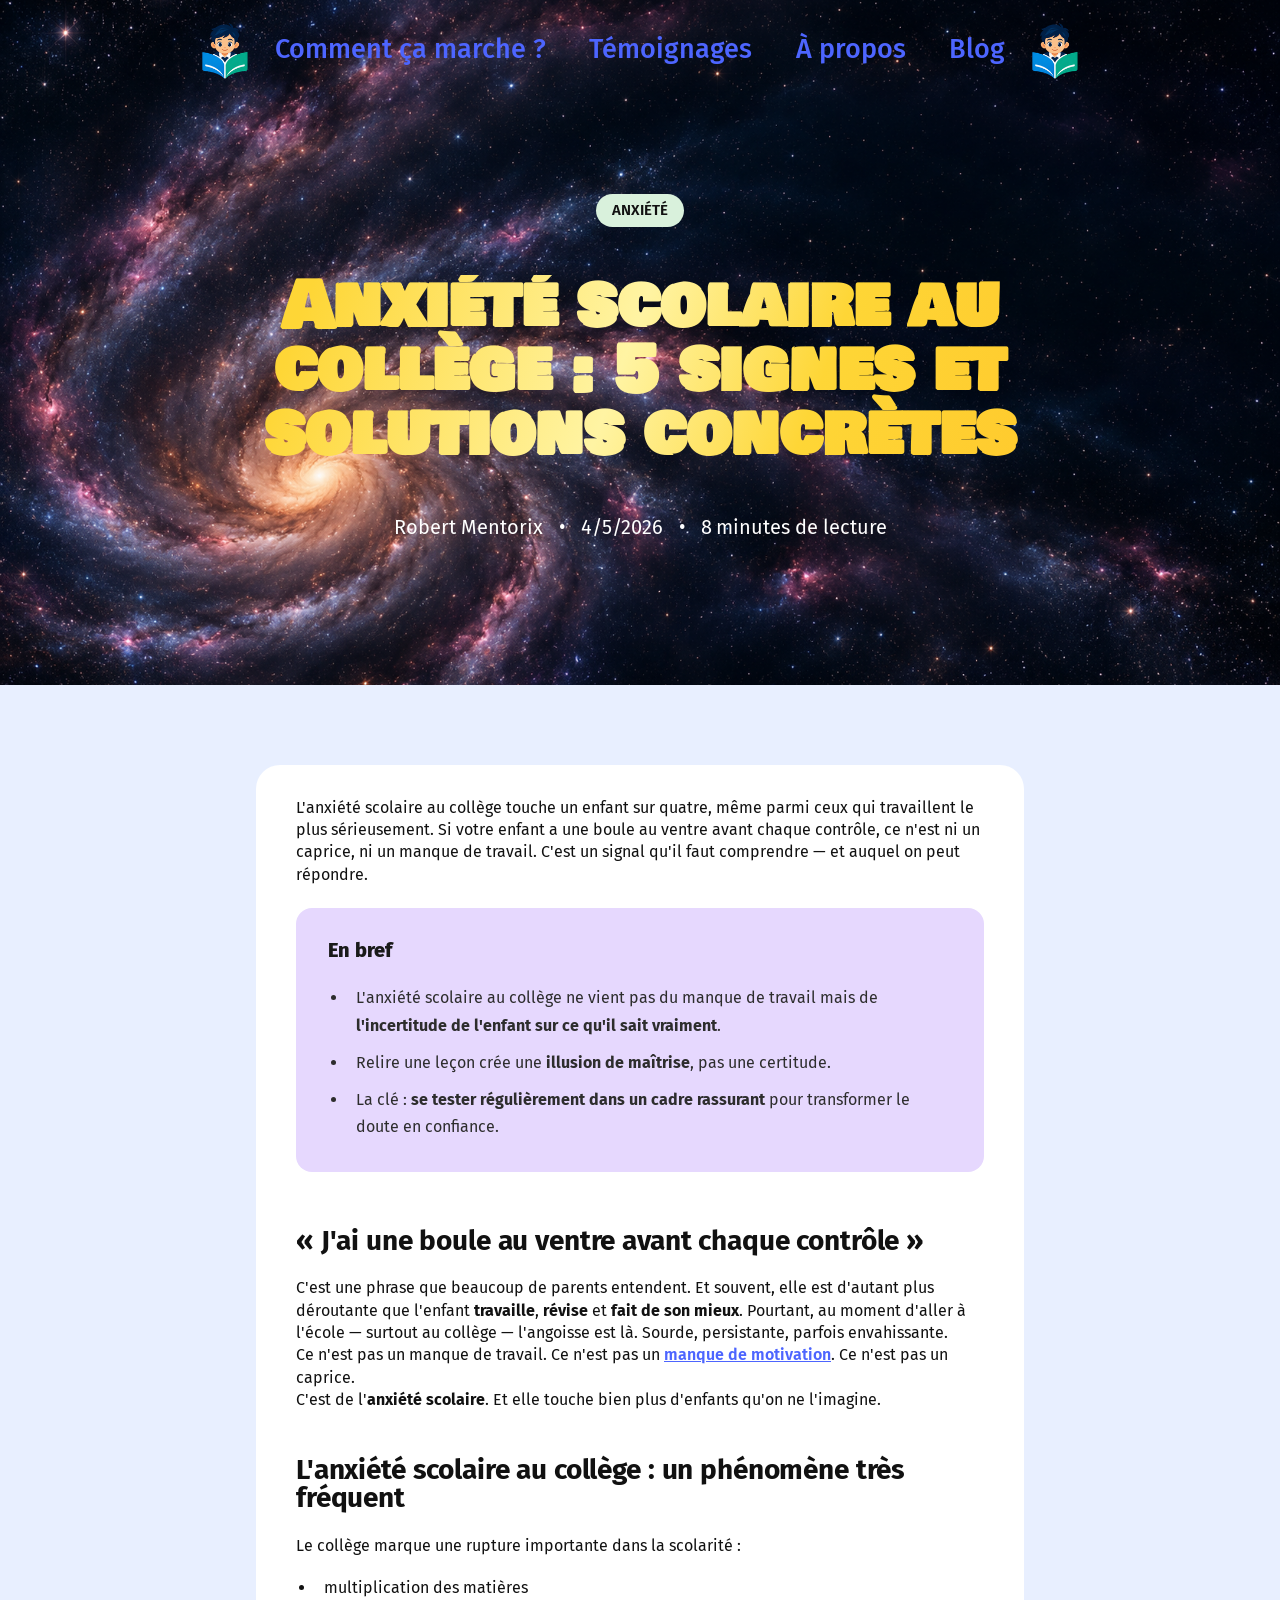
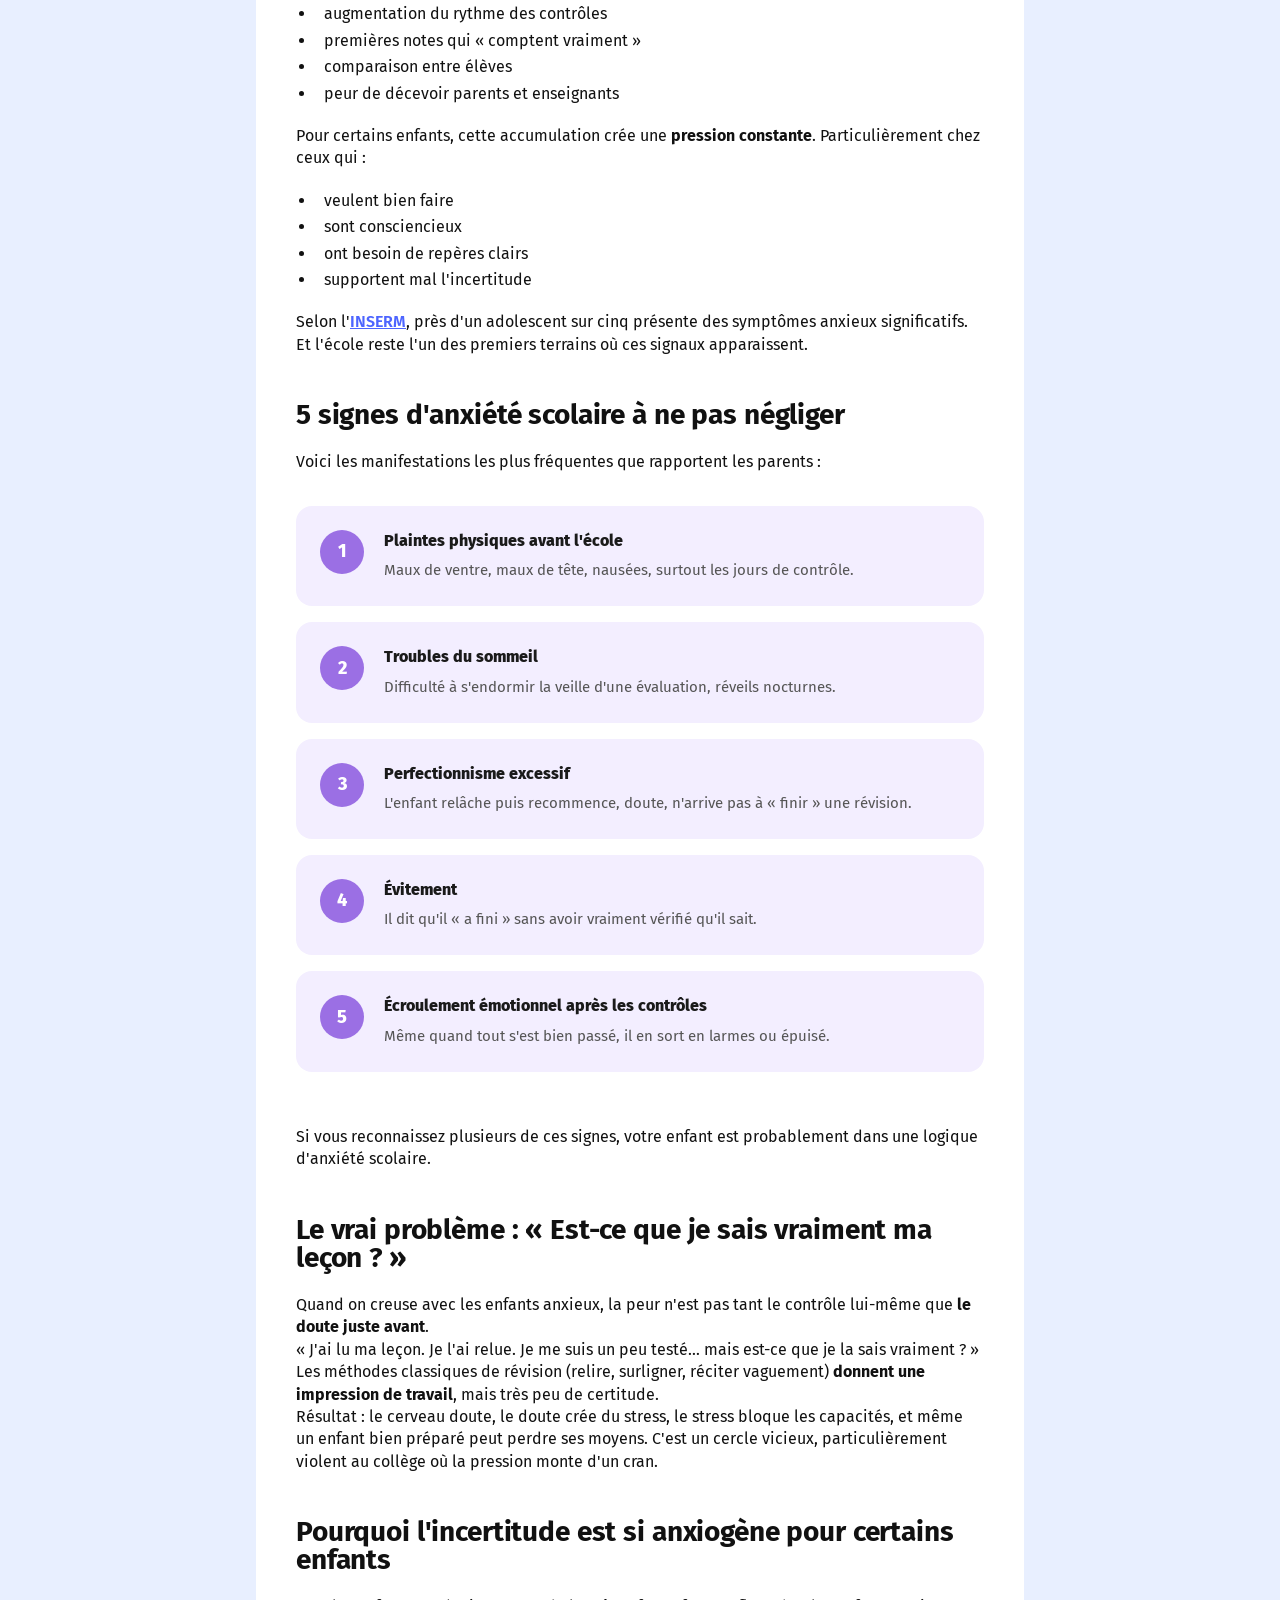
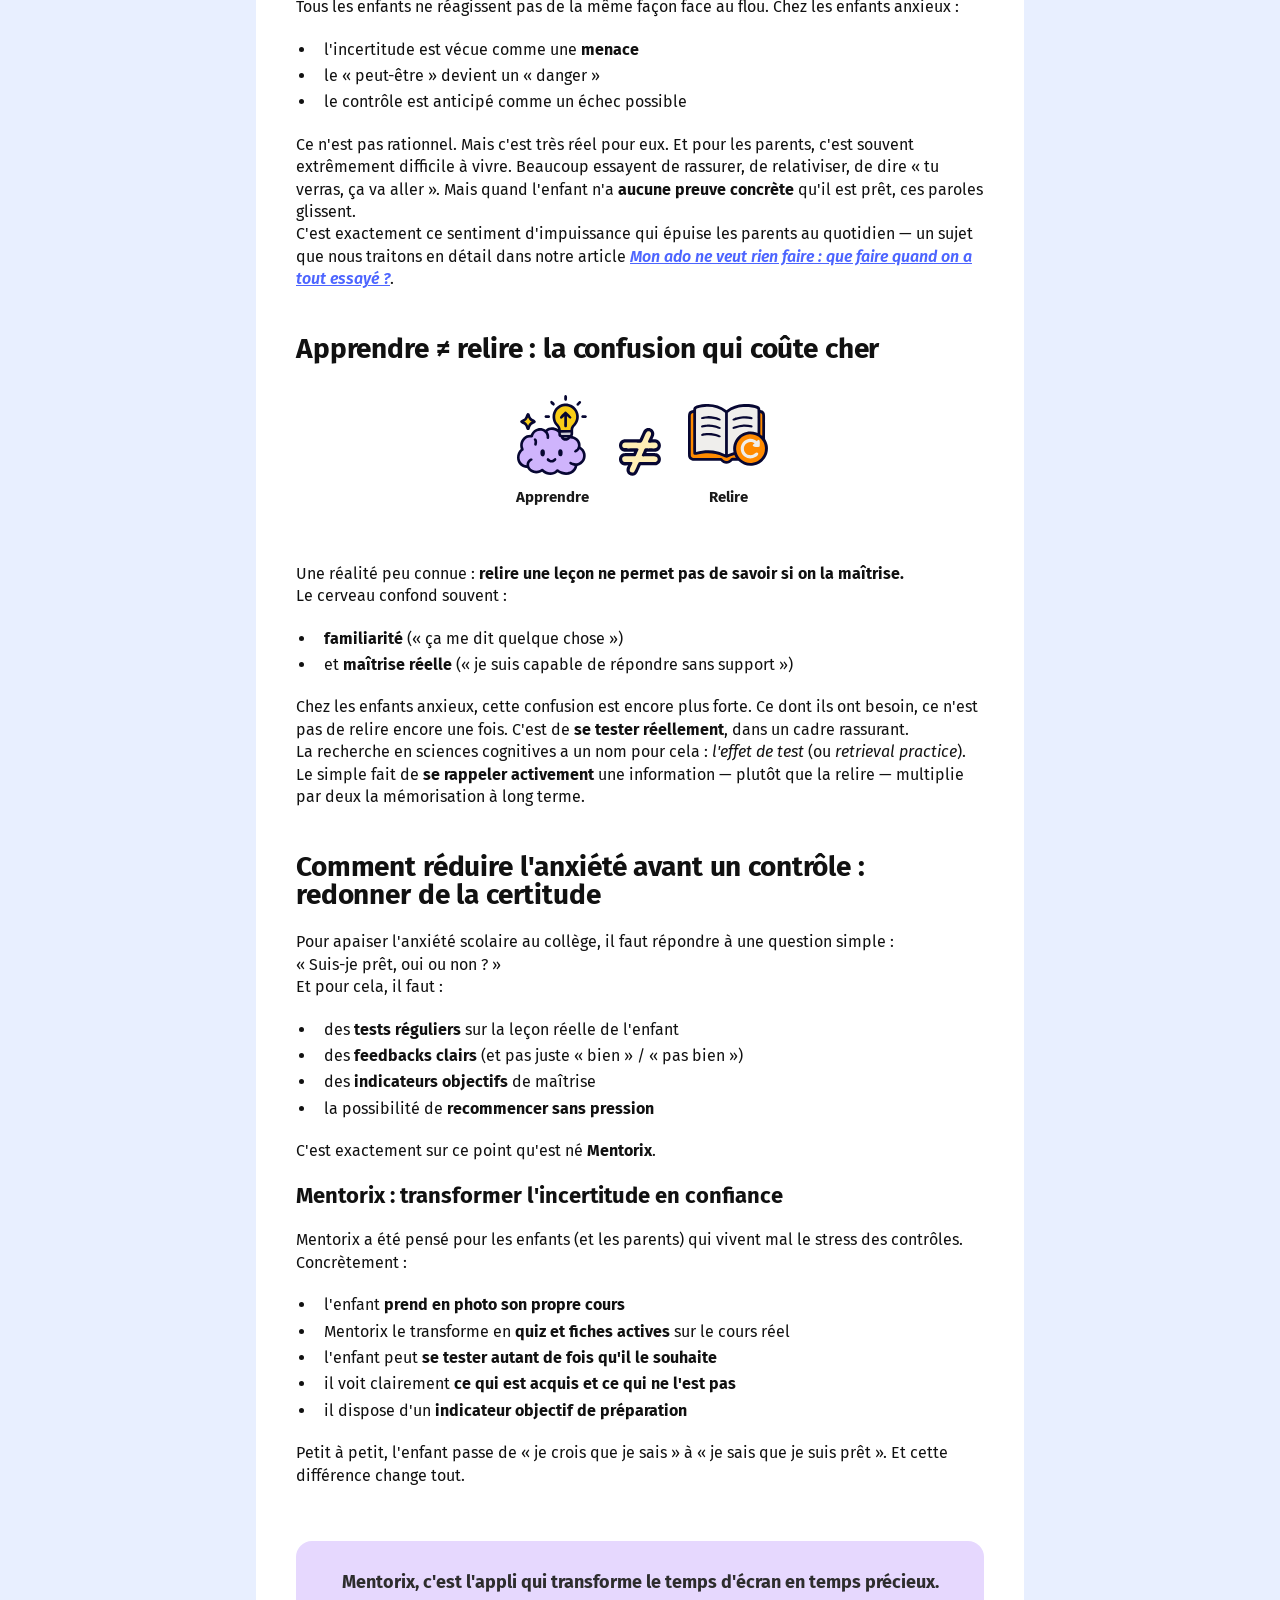
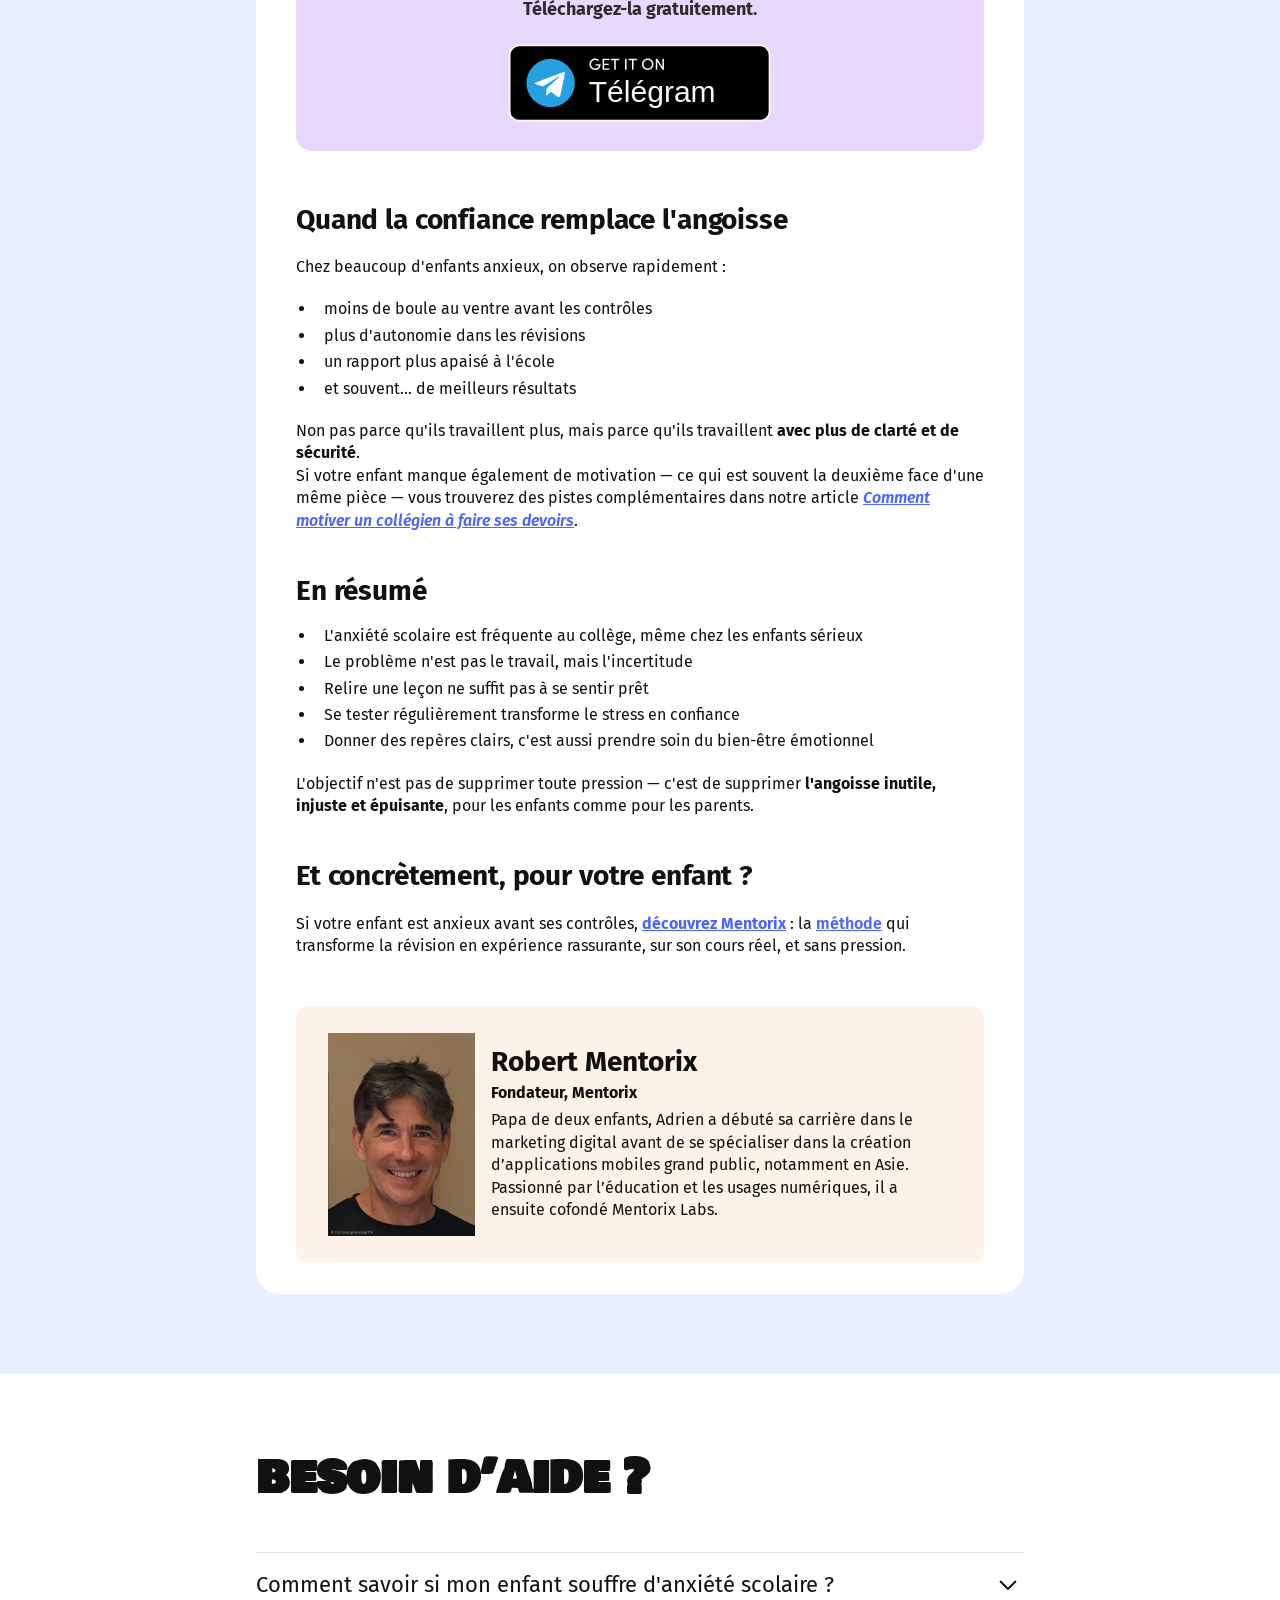
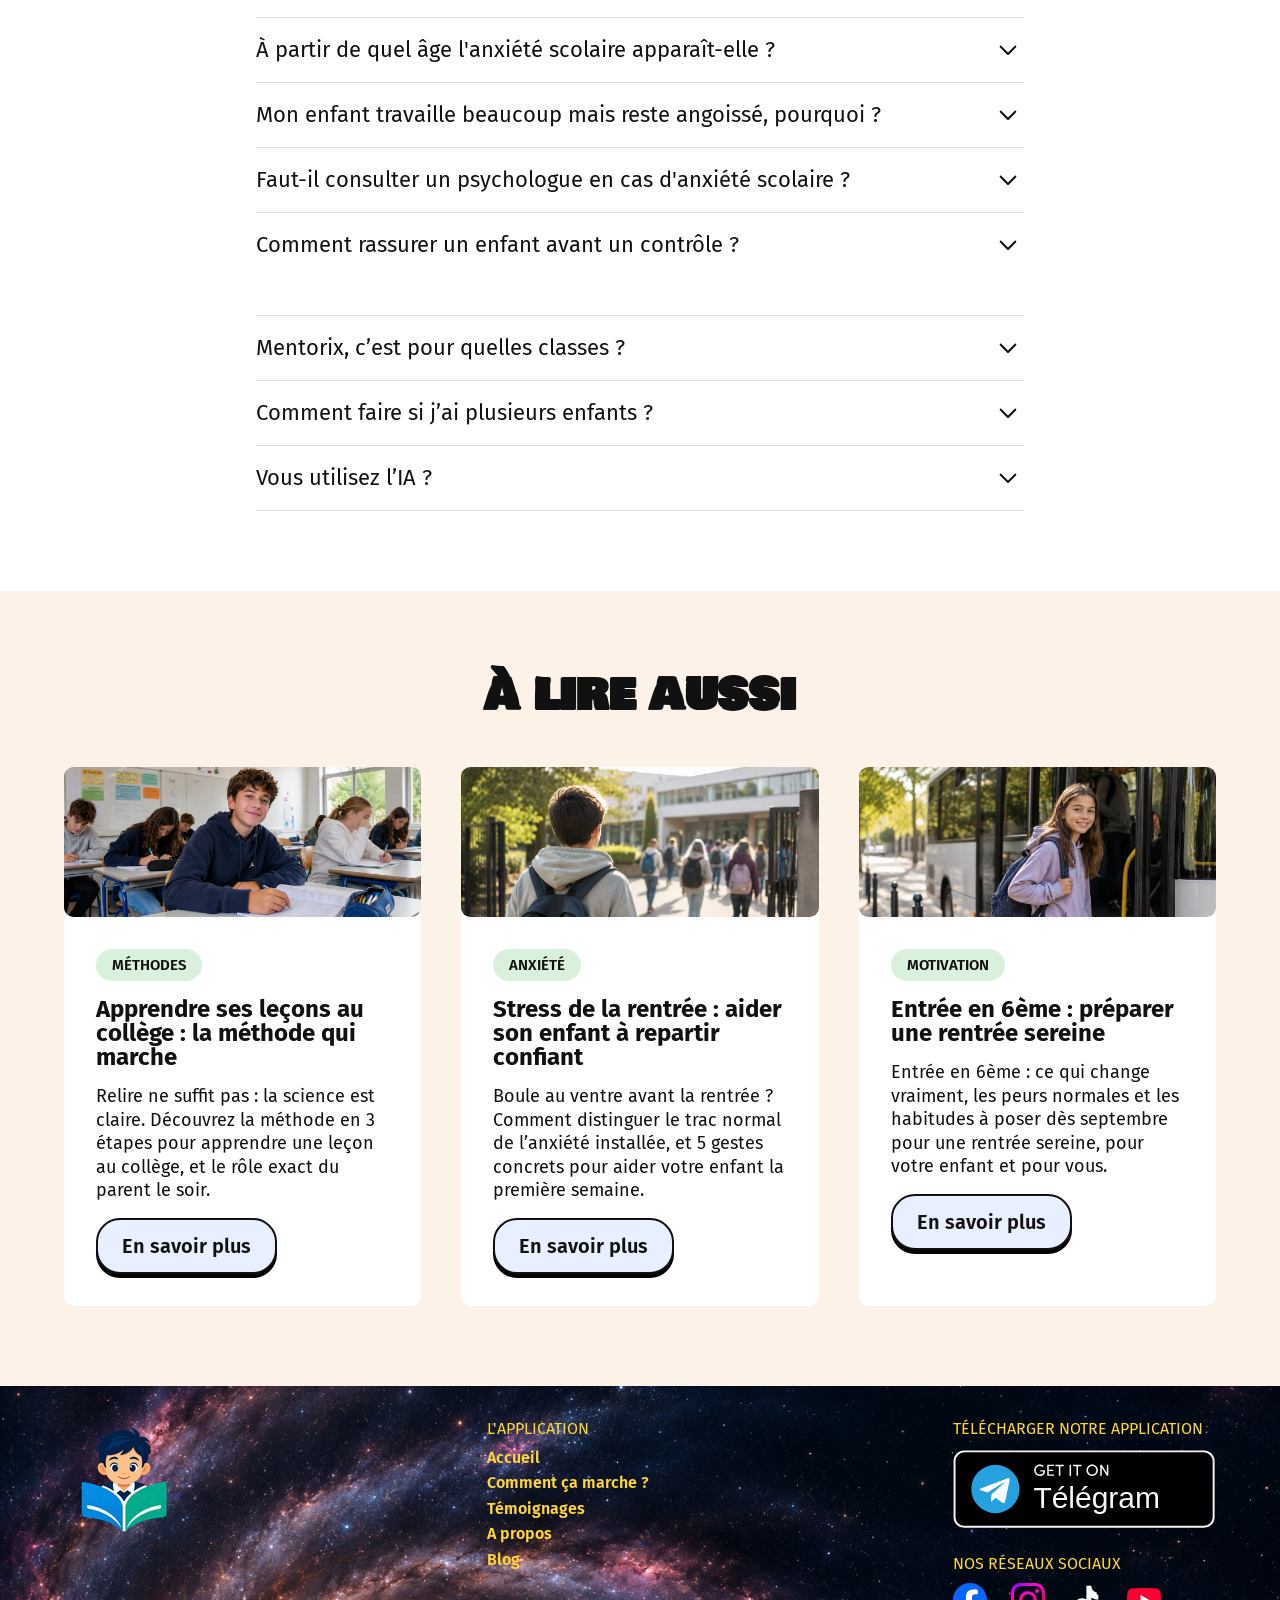
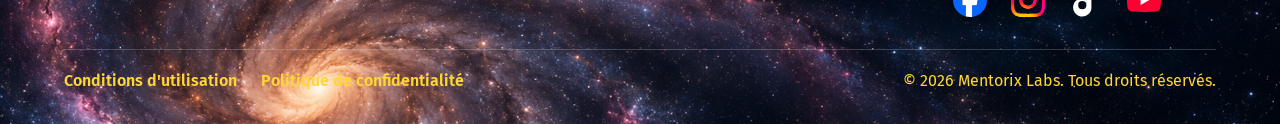
<file: blog/anxiete-scolaire-college/index.html>
<!DOCTYPE html>
<!-- Last Published: Thu Oct 22 2026 09:07:51 GMT+0000 (Coordinated Universal Time) --><html data-wf-collection="69f8b8f13dd60d4e1ab9df60" data-wf-domain="www.baobab-labs.com" data-wf-item-slug="anxiete-scolaire-college" data-wf-page="69f8b8f13dd60d4e1ab9df66" data-wf-site="67a1f0b250a84c443de5dfe8" lang="fr"><head><meta charset="utf-8"/><link crossorigin="anonymous" href="https://cdn.prod.website-files.com" rel="preconnect"/><title>Anxiété scolaire au collège : 5 signes et solutions</title><meta content="Boule au ventre avant chaque contrôle, stress qui bloque les capacités… Comprenez l'anxiété scolaire au collège et agissez concrètement pour aider votre enfant." name="description"/><meta content="Anxiété scolaire au collège : 5 signes et solutions" property="og:title"/><meta content="Boule au ventre avant chaque contrôle, stress qui bloque les capacités… Comprenez l'anxiété scolaire au collège et agissez concrètement pour aider votre enfant." property="og:description"/><meta content="https://cdn.prod.website-files.com/69f8b76430588b4b288c2552/69fb0f0ec072aa0f92e8ed16_OG_Ne%20rien%20faire.webp" property="og:image"/><meta content="Anxiété scolaire au collège : 5 signes et solutions" name="twitter:title"/><meta content="Boule au ventre avant chaque contrôle, stress qui bloque les capacités… Comprenez l'anxiété scolaire au collège et agissez concrètement pour aider votre enfant." name="twitter:description"/><meta content="https://cdn.prod.website-files.com/69f8b76430588b4b288c2552/69fb0f0ec072aa0f92e8ed16_OG_Ne%20rien%20faire.webp" name="twitter:image"/><meta content="website" property="og:type"/><meta content="summary_large_image" name="twitter:card"/><meta content="width=device-width, initial-scale=1" name="viewport"/><link crossorigin="anonymous" href="/assets/0aa26cdbda0f-baobab-staging.webflow.shared.a11444e62.min.css" rel="stylesheet" type="text/css"/><link href="https://fonts.googleapis.com" rel="preconnect"/><link crossorigin="anonymous" href="https://fonts.gstatic.com" rel="preconnect"/><script src="/assets/012e56dad079-webfont.js" type="text/javascript"></script><script type="text/javascript">WebFont.load({  google: {    families: ["Montserrat:100,100italic,200,200italic,300,300italic,400,400italic,500,500italic,600,600italic,700,700italic,800,800italic,900,900italic","Bowlby One:300,400,500,600,700","Bowlby One SC:300,400,500,600,700","Fira Sans:300,400,500,600,700"]  }});</script><script type="text/javascript">!function(o,c){var n=c.documentElement,t=" w-mod-";n.className+=t+"js",("ontouchstart"in o||o.DocumentTouch&&c instanceof DocumentTouch)&&(n.className+=t+"touch")}(window,document);</script><link href="/assets/logo-education.png" rel="shortcut icon" type="image/x-icon"/><link href="/assets/logo-education.png" rel="apple-touch-icon"/><link href="https://www.baobab-labs.com/blog/anxiete-scolaire-college" rel="canonical"/><script type="application/ld+json">
{
  "@context": "https://schema.org",
  "@type": "BlogPosting",
  "headline": "Anxiété scolaire au collège : quand le stress des contrôles gâche la vie de votre enfant",
  "name": "Anxiété scolaire au collège : 5 signes et solutions concrètes",
  "description": "« J&#39;ai une boule au ventre avant chaque contrôle. » Si votre enfant travaille mais reste pétri d&#39;angoisse, il souffre probablement d&#39;anxiété scolaire. Voici comment l&#39;aider.",
  "url": "https://www.baobab-labs.com/blog/anxiete-scolaire-college",
  "image": {
    "@type": "ImageObject",
    "url": "https://cdn.prod.website-files.com/69f8b76430588b4b288c2552/69fb0f08dda473c1a926b887_Hero_ne%20rien%20faire.webp",
    "caption": "Collégienne stressée devant ses cahiers avant un contrôle"
  },
  "datePublished": "2026-05-04T10:00:00.000Z",
  "dateModified": "2026-05-04T10:00:00.000Z",
  "author": {
    "@type": "Person",
    "name": "Robert Mentorix",
    "description": "Papa de deux enfants, Adrien a débuté sa carrière dans le marketing digital avant de se spécialiser dans la création d’applications mobiles grand public, notamment en Asie. Passionné par l’éducation et les usages numériques, il a ensuite cofondé Mentorix Labs.",
    "jobTitle": "Fondateur, Mentorix",
    "image": {
      "@type": "ImageObject",
      "url": "https://cdn.prod.website-files.com/69f8b76430588b4b288c2552/6a05eeb730d84d6b8ea6682e_Adrien-pointillart.webp"
    },
    "sameAs": [
      "https://www.linkedin.com/in/adrienpointillart/"
    ]
  },
  "publisher": {
    "@type": "Organization",
    "name": "Mentorix",
    "logo": {
      "@type": "ImageObject",
      "url": "https://cdn.prod.website-files.com/67a1f0b250a84c443de5dfe8/67a47efcabbb21e35158ef78_Baobab_logo.avif"
    }
  },
  "inLanguage": "fr",
  "keywords": "Anxiété"
}
</script><!-- Keep this css code to improve the font quality-->
<style>
  * {
    -webkit-font-smoothing: antialiased;
    -moz-osx-font-smoothing: grayscale;
    -o-font-smoothing: antialiased;
    -webkit-appearance:none;
  }

  .download_component {
    transform: translateY(100%);
    visibility: hidden;
  }
</style>
<!-- JsonLd Global -->
<script type="application/ld+json">
{
  "@context": "https://schema.org",
  "@type": "Organization",
  "name": "Mentorix",
  "description": "Mentorix crée des outils numériques pensés pour les familles, pour aider les collégiens à réviser efficacement grâce à l'IA.",
  "url": "https://www.baobab-labs.com/",
  "logo": {
    "@type": "ImageObject",
    "url": "https://cdn.prod.website-files.com/67a1f0b250a84c443de5dfe8/67a47efcabbb21e35158ef78_Baobab_logo.avif"
  },
  "sameAs": [
    "https://www.linkedin.com/company/baobab-labs/",
    "https://www.instagram.com/baobab.labs/",
    "https://www.facebook.com/BaobabLabs/"
  ]
}
</script>
<script type="application/ld+json">
{
  "@context": "https://schema.org",
  "@type": "WebSite",
  "name": "Mentorix",
  "url": "https://www.baobab-labs.com/"
}
</script>
<!--- GSAP --->
<script src="/assets/cb9c6262bdd7-gsap.min.js"></script>
<script src="/assets/36c29c028158-ScrollTrigger.min.js"></script>
<!-- Google Tag Manager -->
<!-- End Google Tag Manager -->
<style>
.rich-text-block h2 {
  text-transform: none;
  font-size: 1.75rem;
}
.rich-text-block h3 {
  text-transform: none;
  font-size: 1.375rem;
}
</style>
<style>
  html[lang="en"] .section-presse,
  html[lang="pt-BR"] .section-presse,
  html[lang="es"] .section-presse {
    display: none !important;
  }
</style>
<!-- CiteMe AI Tracker -->
<style>
.rich-text-blog h2 {
  font-size: 28px !important;
  line-height: 1.2 !important;
  margin-top: 48px !important;
  margin-bottom: 16px !important;
  font-weight: 600 !important;
}

.rich-text-blog h3 {
  font-size: 24px !important;
  line-height: 1.3 !important;
  margin-top: 32px !important;
  margin-bottom: 12px !important;
  font-weight: 600 !important;
}
</style>
<script async="async" src="https://platform-api.sharethis.com/js/sharethis.js#property=6a01aac47040411e5fe8431c&amp;product=sticky-share-buttons" type="text/javascript"></script>
<link href="https://www.baobab-labs.com/blog/anxiete-scolaire-college" hreflang="fr" rel="alternate"/><link href="https://www.baobab-labs.com/en/blog/anxiete-scolaire-college" hreflang="en" rel="alternate"/><link href="https://www.baobab-labs.com/pt-br/blog/anxiete-scolaire-college" hreflang="pt-br" rel="alternate"/><link href="https://www.baobab-labs.com/es/blog/anxiete-scolaire-college" hreflang="es" rel="alternate"/><link href="/assets/mentorix-headers.css" rel="stylesheet"/></head><body><div class="page-wrapper"><div class="navbar_component w-nav" data-animation="default" data-collapse="medium" data-duration="400" data-easing="ease" data-easing2="ease" role="banner"><div class="navbar_container"><a class="navbar_logo-link w-nav-brand" href="/"><img alt="Mentorix" class="navbar_logo" height="100" loading="lazy" src="/assets/logo-education.png" width="100"/></a><nav class="navbar_menu w-nav-menu" role="navigation"><div class="navbar_menu-left"><a class="navbar_link w-nav-link" href="/#comment-ca-marche">Comment ça marche ?</a><a class="navbar_link navbar_menu-left w-nav-link" href="/#temoignages">Témoignages</a><a class="navbar_link w-nav-link" href="/a-propos">À propos</a><a class="navbar_link w-nav-link" href="/blog">Blog</a></div></nav><div class="menu-button w-nav-button"><div class="icon w-icon-nav-menu"></div></div><a class="navbar_logo-link-_mobile w-nav-brand" href="/"><img alt="Mentorix" class="navbar_logo" height="100" loading="lazy" src="/assets/logo-education.png" width="100"/></a></div></div><main class="section_header a-propos-header" id="header"><div class="padding-global"><div class="container-medium"><div class="header_component"><div &quot;https:="" 69f8b76430588b4b288c2552="" 69fb0f08dda473c1a926b887_hero_ne%20rien%20faire.webp&quot;")"="" cdn.prod.website-files.com="" class="hero_blog_item" style="background-image:url("><div class="topic_item_yellow" data-gsap-stagger=""><div class="category_item">Anxiété</div></div><h1 class="h1_spe_blog">Anxiété scolaire au collège : 5 signes et solutions concrètes</h1><div data-gsap-trigger=""><div class="elements_item_hero_article" data-gsap-stagger=""><div class="benefits_item-text">Robert Mentorix</div><div class="benefits_item-text cache">•</div><div class="benefits_item-text">4/5/2026</div><div class="benefits_item-text cache">•</div><div class="w-layout-hflex reading_time"><div class="benefits_item-text">8</div><div class="benefits_item-text">minutes de lecture</div></div></div></div></div></div></div></div></main><section class="section_content_blog" id="faq"><div class="padding-global padding-section-medium"><div class="container-small"><div class="article_component"><div class="rich-text-block w-richtext"><p>L'anxiété scolaire au collège touche un enfant sur quatre, même parmi ceux qui travaillent le plus sérieusement. Si votre enfant a une boule au ventre avant chaque contrôle, ce n'est ni un caprice, ni un manque de travail. C'est un signal qu'il faut comprendre — et auquel on peut répondre.</p><p>‍</p><div class="w-embed"><div style="background:#E6D8FE; border-radius:16px; padding:28px 32px; margin:0 0 32px 0; font-family:inherit;">
<p style="font-size:20px; font-weight:800; color:#1A1A1A; margin:0 0 16px 0;">En bref</p>
<ul style="margin:0; padding-left:20px; color:#2D2D2D; font-size:16px; line-height:1.7;">
<li style="margin-bottom:10px;">
      L'anxiété scolaire au collège ne vient pas du manque de travail mais de <strong>l'incertitude de l'enfant sur ce qu'il sait vraiment</strong>.
    </li>
<li style="margin-bottom:10px;">
      Relire une leçon crée une <strong>illusion de maîtrise</strong>, pas une certitude.
    </li>
<li>
      La clé : <strong>se tester régulièrement dans un cadre rassurant</strong> pour transformer le doute en confiance.
    </li>
</ul>
</div></div><p>‍</p><h2>« J'ai une boule au ventre avant chaque contrôle »</h2><p>‍</p><p>C'est une phrase que beaucoup de parents entendent. Et souvent, elle est d'autant plus déroutante que l'enfant <strong>travaille</strong>, <strong>révise</strong> et <strong>fait de son mieux</strong>. Pourtant, au moment d'aller à l'école — surtout au collège — l'angoisse est là. Sourde, persistante, parfois envahissante.</p><p>Ce n'est pas un manque de travail. Ce n'est pas un <a href="/blog/motiver-collegien-devoirs">manque de motivation</a>. Ce n'est pas un caprice.</p><p>C'est de l'<strong>anxiété scolaire</strong>. Et elle touche bien plus d'enfants qu'on ne l'imagine.</p><p>‍</p><p>‍</p><h2>L'anxiété scolaire au collège : un phénomène très fréquent</h2><p>‍</p><p>Le collège marque une rupture importante dans la scolarité :</p><ul role="list"><li>multiplication des matières</li><li>augmentation du rythme des contrôles</li><li>premières notes qui « comptent vraiment »</li><li>comparaison entre élèves</li><li>peur de décevoir parents et enseignants</li></ul><p>Pour certains enfants, cette accumulation crée une <strong>pression constante</strong>. Particulièrement chez ceux qui :</p><ul role="list"><li>veulent bien faire</li><li>sont consciencieux</li><li>ont besoin de repères clairs</li><li>supportent mal l'incertitude</li></ul><p>Selon l'<a href="https://www.inserm.fr/dossier/troubles-anxieux/" rel="noopener" target="_blank">INSERM</a>, près d'un adolescent sur cinq présente des symptômes anxieux significatifs. Et l'école reste l'un des premiers terrains où ces signaux apparaissent.</p><p>‍</p><p>‍</p><h2>5 signes d'anxiété scolaire à ne pas négliger</h2><p>‍</p><p>Voici les manifestations les plus fréquentes que rapportent les parents :</p><div class="w-embed"><div style="font-family:inherit; margin:32px 0; display:flex; flex-direction:column; gap:16px;">
<!-- Card 1 -->
<div style="display:flex; align-items:flex-start; gap:20px; background:#F3EEFF; border-radius:16px; padding:24px;">
<div style="width:44px; height:44px; border-radius:50%; background:#9B6FE4; color:white; font-size:18px; font-weight:800; display:flex; align-items:center; justify-content:center; flex-shrink:0;">1</div>
<div>
<p style="margin:0 0 6px 0; font-size:16px; font-weight:800; color:#1A1A1A;">Plaintes physiques avant l'école</p>
<p style="margin:0; font-size:15px; color:#555; line-height:1.6;">Maux de ventre, maux de tête, nausées, surtout les jours de contrôle.</p>
</div>
</div>
<!-- Card 2 -->
<div style="display:flex; align-items:flex-start; gap:20px; background:#F3EEFF; border-radius:16px; padding:24px;">
<div style="width:44px; height:44px; border-radius:50%; background:#9B6FE4; color:white; font-size:18px; font-weight:800; display:flex; align-items:center; justify-content:center; flex-shrink:0;">2</div>
<div>
<p style="margin:0 0 6px 0; font-size:16px; font-weight:800; color:#1A1A1A;">Troubles du sommeil</p>
<p style="margin:0; font-size:15px; color:#555; line-height:1.6;">Difficulté à s'endormir la veille d'une évaluation, réveils nocturnes.</p>
</div>
</div>
<!-- Card 3 -->
<div style="display:flex; align-items:flex-start; gap:20px; background:#F3EEFF; border-radius:16px; padding:24px;">
<div style="width:44px; height:44px; border-radius:50%; background:#9B6FE4; color:white; font-size:18px; font-weight:800; display:flex; align-items:center; justify-content:center; flex-shrink:0;">3</div>
<div>
<p style="margin:0 0 6px 0; font-size:16px; font-weight:800; color:#1A1A1A;">Perfectionnisme excessif</p>
<p style="margin:0; font-size:15px; color:#555; line-height:1.6;">L'enfant relâche puis recommence, doute, n'arrive pas à « finir » une révision.</p>
</div>
</div>
<!-- Card 4 -->
<div style="display:flex; align-items:flex-start; gap:20px; background:#F3EEFF; border-radius:16px; padding:24px;">
<div style="width:44px; height:44px; border-radius:50%; background:#9B6FE4; color:white; font-size:18px; font-weight:800; display:flex; align-items:center; justify-content:center; flex-shrink:0;">4</div>
<div>
<p style="margin:0 0 6px 0; font-size:16px; font-weight:800; color:#1A1A1A;">Évitement</p>
<p style="margin:0; font-size:15px; color:#555; line-height:1.6;">Il dit qu'il « a fini » sans avoir vraiment vérifié qu'il sait.</p>
</div>
</div>
<!-- Card 5 -->
<div style="display:flex; align-items:flex-start; gap:20px; background:#F3EEFF; border-radius:16px; padding:24px;">
<div style="width:44px; height:44px; border-radius:50%; background:#9B6FE4; color:white; font-size:18px; font-weight:800; display:flex; align-items:center; justify-content:center; flex-shrink:0;">5</div>
<div>
<p style="margin:0 0 6px 0; font-size:16px; font-weight:800; color:#1A1A1A;">Écroulement émotionnel après les contrôles</p>
<p style="margin:0; font-size:15px; color:#555; line-height:1.6;">Même quand tout s'est bien passé, il en sort en larmes ou épuisé.</p>
</div>
</div>
</div></div><p>‍</p><p>Si vous reconnaissez plusieurs de ces signes, votre enfant est probablement dans une logique d'anxiété scolaire.</p><p>‍</p><p>‍</p><h2>Le vrai problème : « Est-ce que je sais vraiment ma leçon ? »</h2><p>‍</p><p>Quand on creuse avec les enfants anxieux, la peur n'est pas tant le contrôle lui-même que <strong>le doute juste avant</strong>.</p><p>« J'ai lu ma leçon. Je l'ai relue. Je me suis un peu testé… mais est-ce que je la sais vraiment ? »</p><p>Les méthodes classiques de révision (relire, surligner, réciter vaguement) <strong>donnent une impression de travail</strong>, mais très peu de certitude.</p><p>Résultat : le cerveau doute, le doute crée du stress, le stress bloque les capacités, et même un enfant bien préparé peut perdre ses moyens. C'est un cercle vicieux, particulièrement violent au collège où la pression monte d'un cran.</p><p>‍</p><p>‍</p><h2>Pourquoi l'incertitude est si anxiogène pour certains enfants</h2><p>‍</p><p>Tous les enfants ne réagissent pas de la même façon face au flou. Chez les enfants anxieux :</p><ul role="list"><li>l'incertitude est vécue comme une <strong>menace</strong></li><li>le « peut-être » devient un « danger »</li><li>le contrôle est anticipé comme un échec possible</li></ul><p>Ce n'est pas rationnel. Mais c'est très réel pour eux. Et pour les parents, c'est souvent extrêmement difficile à vivre. Beaucoup essayent de rassurer, de relativiser, de dire « tu verras, ça va aller ». Mais quand l'enfant n'a <strong>aucune preuve concrète</strong> qu'il est prêt, ces paroles glissent.</p><p>C'est exactement ce sentiment d'impuissance qui épuise les parents au quotidien — un sujet que nous traitons en détail dans notre article <a href="/blog/ado-ne-veut-rien-faire"><em>Mon ado ne veut rien faire : que faire quand on a tout essayé ?</em></a>.</p><p>‍</p><p>‍</p><h2>Apprendre ≠ relire : la confusion qui coûte cher</h2><div class="w-embed"><div style="font-family:inherit; margin:32px 0; display:flex; align-items:center; justify-content:center; gap:24px; flex-wrap:wrap;">
<!-- Apprendre -->
<div style="display:flex; flex-direction:column; align-items:center; gap:12px;">
<img alt="Apprendre" src="/assets/b4f1c3d0d89c-6a01a0f6db60a2b242d414ca_apprendre.svg" style="width:80px; height:80px; object-fit:contain;"/>
<p style="margin:0; font-size:15px; font-weight:700; color:#1A1A1A;">Apprendre</p>
</div>
<!-- Différent (sans texte) -->
<div style="display:flex; flex-direction:column; align-items:center;">
<img alt="≠" src="/assets/5b1e327a1fcf-6a01a1024f26831726d8a3a6_different.svg" style="width:48px; height:48px; object-fit:contain;"/>
</div>
<!-- Relire -->
<div style="display:flex; flex-direction:column; align-items:center; gap:12px;">
<img alt="Relire" src="/assets/543e96fff54d-6a01a1081f70a3f9fb151703_relire.svg" style="width:80px; height:80px; object-fit:contain;"/>
<p style="margin:0; font-size:15px; font-weight:700; color:#1A1A1A;">Relire</p>
</div>
</div></div><p>‍</p><p>Une réalité peu connue : <strong>relire une leçon ne permet pas de savoir si on la maîtrise.</strong></p><p>Le cerveau confond souvent :</p><ul role="list"><li><strong>familiarité</strong> (« ça me dit quelque chose »)</li><li>et <strong>maîtrise réelle</strong> (« je suis capable de répondre sans support »)</li></ul><p>Chez les enfants anxieux, cette confusion est encore plus forte. Ce dont ils ont besoin, ce n'est pas de relire encore une fois. C'est de <strong>se tester réellement</strong>, dans un cadre rassurant.</p><p>La recherche en sciences cognitives a un nom pour cela : <em>l'effet de test</em> (ou <em>retrieval practice</em>). Le simple fait de <strong>se rappeler activement</strong> une information — plutôt que la relire — multiplie par deux la mémorisation à long terme.</p><p>‍</p><p>‍</p><h2>Comment réduire l'anxiété avant un contrôle : redonner de la certitude</h2><p>‍</p><p>Pour apaiser l'anxiété scolaire au collège, il faut répondre à une question simple :</p><p>« Suis-je prêt, oui ou non ? »</p><p>Et pour cela, il faut :</p><ul role="list"><li>des <strong>tests réguliers</strong> sur la leçon réelle de l'enfant</li><li>des <strong>feedbacks clairs</strong> (et pas juste « bien » / « pas bien »)</li><li>des <strong>indicateurs objectifs</strong> de maîtrise</li><li>la possibilité de <strong>recommencer sans pression</strong></li></ul><p>C'est exactement sur ce point qu'est né <strong>Mentorix</strong>.</p><p>‍</p><h3>Mentorix : transformer l'incertitude en confiance</h3><p>‍</p><p>Mentorix a été pensé pour les enfants (et les parents) qui vivent mal le stress des contrôles. Concrètement :</p><ul role="list"><li>l'enfant <strong>prend en photo son propre cours</strong></li><li>Mentorix le transforme en <strong>quiz et fiches actives</strong> sur le cours réel</li><li>l'enfant peut <strong>se tester autant de fois qu'il le souhaite</strong></li><li>il voit clairement <strong>ce qui est acquis et ce qui ne l'est pas</strong></li><li>il dispose d'un <strong>indicateur objectif de préparation</strong></li></ul><p>Petit à petit, l'enfant passe de « je crois que je sais » à « je sais que je suis prêt ». Et cette différence change tout.</p><p>‍</p><div class="w-embed w-script"><div style="background:#E6D8FE; border-radius:16px; padding:28px 24px; margin:32px 0; text-align:center; font-family:inherit;">
<p style="font-size:18px; color:#2D2D2D; margin:0 0 20px 0; line-height:1.5; font-weight:700;">
    Mentorix, c'est l'appli qui transforme le temps d'écran en temps précieux. Téléchargez-la gratuitement.
  </p>
<div style="display:flex; gap:16px; justify-content:center; flex-wrap:wrap; align-items:center;">
<a class="badge_component w-inline-block" href="https://intelos-01.tailb936aa.ts.net/education/inscription" target="_blank" rel="noopener noreferrer"><img alt="Accéder à Mentorix sur Telegram" class="badge_image footer" height="48" loading="lazy" src="/assets/mentorix-telegram-badge.svg" width="158"/></a>
</div>
</div>
</div><p>‍</p><h2>Quand la confiance remplace l'angoisse</h2><p>‍</p><p>Chez beaucoup d'enfants anxieux, on observe rapidement :</p><ul role="list"><li>moins de boule au ventre avant les contrôles</li><li>plus d'autonomie dans les révisions</li><li>un rapport plus apaisé à l'école</li><li>et souvent… de meilleurs résultats</li></ul><p>Non pas parce qu'ils travaillent plus, mais parce qu'ils travaillent <strong>avec plus de clarté et de sécurité</strong>.</p><p>Si votre enfant manque également de motivation — ce qui est souvent la deuxième face d'une même pièce — vous trouverez des pistes complémentaires dans notre article <a href="/blog/motiver-collegien-devoirs"><em>Comment motiver un collégien à faire ses devoirs</em></a>.</p><p>‍</p><p>‍</p><h2>En résumé</h2><ul role="list"><li>L'anxiété scolaire est fréquente au collège, même chez les enfants sérieux</li><li>Le problème n'est pas le travail, mais l'incertitude</li><li>Relire une leçon ne suffit pas à se sentir prêt</li><li>Se tester régulièrement transforme le stress en confiance</li><li>Donner des repères clairs, c'est aussi prendre soin du bien-être émotionnel</li></ul><p>L'objectif n'est pas de supprimer toute pression — c'est de supprimer <strong>l'angoisse inutile, injuste et épuisante</strong>, pour les enfants comme pour les parents.</p><p>‍</p><p>‍</p><h2>Et concrètement, pour votre enfant ?</h2><p>‍</p><p>Si votre enfant est anxieux avant ses contrôles, <a href="/"><strong>découvrez Mentorix</strong></a> : la <a href="/blog/comparatif-applications-revision-college">méthode</a> qui transforme la révision en expérience rassurante, sur son cours réel, et sans pression.</p></div><div class="authors_component"><img alt="Robert Mentorix" class="image_author" loading="lazy" src="/assets/fondateur-photo.jpeg"/><div class="w-layout-vflex text_author"><div class="name-author-linkedin"><div class="heading-style-h4">Robert Mentorix</div></div><div class="text-weight-bold">Fondateur, Mentorix</div><p>Papa de deux enfants, Adrien a débuté sa carrière dans le marketing digital avant de se spécialiser dans la création d’applications mobiles grand public, notamment en Asie. Passionné par l’éducation et les usages numériques, il a ensuite cofondé Mentorix Labs.</p></div></div></div></div></div></section><section class="section_faq" id="faq"><div class="padding-global padding-section-medium"><div class="container-small"><div class="faq_component"><h2 class="faq_heading">besoin d’aide ?</h2><div class="w-dyn-list"><div class="w-dyn-items" role="list"><div class="w-dyn-item" role="listitem"><div class="faq_accordion" itemprop="mainEntity" itemscope="itemscope" itemtype="https://schema.org/Question"><div class="faq_question" data-w-id="e771d481-14a8-009a-782a-b0e90d494363"><div class="text-block" itemprop="name">Comment savoir si mon enfant souffre d'anxiété scolaire ?</div><div class="faq_icon-wrapper"><div class="icon-embed-small w-embed"><svg fill="none" height="100%" viewbox="0 0 32 32" width="100%" xmlns="http://www.w3.org/2000/svg">
<path clip-rule="evenodd" d="M16.5303 20.8839C16.2374 21.1768 15.7626 21.1768 15.4697 20.8839L7.82318 13.2374C7.53029 12.9445 7.53029 12.4697 7.82318 12.1768L8.17674 11.8232C8.46963 11.5303 8.9445 11.5303 9.2374 11.8232L16 18.5858L22.7626 11.8232C23.0555 11.5303 23.5303 11.5303 23.8232 11.8232L24.1768 12.1768C24.4697 12.4697 24.4697 12.9445 24.1768 13.2374L16.5303 20.8839Z" fill="currentColor" fill-rule="evenodd"></path>
</svg></div></div></div><div class="faq_answer" itemprop="acceptedAnswer" itemscope="itemscope" itemtype="https://schema.org/Answer"><div class="text-rich-text w-richtext" itemprop="text"><p>Les signaux les plus fréquents sont : maux de ventre les jours de contrôle, troubles du sommeil avant une évaluation, perfectionnisme excessif, écroulement émotionnel après les contrôles même quand tout s'est bien passé. Si plusieurs signes coexistent, il s'agit probablement d'anxiété scolaire.</p></div><div class="spacer-small"></div></div></div></div><div class="w-dyn-item" role="listitem"><div class="faq_accordion" itemprop="mainEntity" itemscope="itemscope" itemtype="https://schema.org/Question"><div class="faq_question" data-w-id="e771d481-14a8-009a-782a-b0e90d494363"><div class="text-block" itemprop="name">À partir de quel âge l'anxiété scolaire apparaît-elle ?</div><div class="faq_icon-wrapper"><div class="icon-embed-small w-embed"><svg fill="none" height="100%" viewbox="0 0 32 32" width="100%" xmlns="http://www.w3.org/2000/svg">
<path clip-rule="evenodd" d="M16.5303 20.8839C16.2374 21.1768 15.7626 21.1768 15.4697 20.8839L7.82318 13.2374C7.53029 12.9445 7.53029 12.4697 7.82318 12.1768L8.17674 11.8232C8.46963 11.5303 8.9445 11.5303 9.2374 11.8232L16 18.5858L22.7626 11.8232C23.0555 11.5303 23.5303 11.5303 23.8232 11.8232L24.1768 12.1768C24.4697 12.4697 24.4697 12.9445 24.1768 13.2374L16.5303 20.8839Z" fill="currentColor" fill-rule="evenodd"></path>
</svg></div></div></div><div class="faq_answer" itemprop="acceptedAnswer" itemscope="itemscope" itemtype="https://schema.org/Answer"><div class="text-rich-text w-richtext" itemprop="text"><p>Elle peut apparaître dès le primaire, mais elle s'installe le plus souvent au collège — entre la 6è et la 4è — quand les notes commencent à « compter » et que la pression scolaire augmente.</p></div><div class="spacer-small"></div></div></div></div><div class="w-dyn-item" role="listitem"><div class="faq_accordion" itemprop="mainEntity" itemscope="itemscope" itemtype="https://schema.org/Question"><div class="faq_question" data-w-id="e771d481-14a8-009a-782a-b0e90d494363"><div class="text-block" itemprop="name">Mon enfant travaille beaucoup mais reste angoissé, pourquoi ?</div><div class="faq_icon-wrapper"><div class="icon-embed-small w-embed"><svg fill="none" height="100%" viewbox="0 0 32 32" width="100%" xmlns="http://www.w3.org/2000/svg">
<path clip-rule="evenodd" d="M16.5303 20.8839C16.2374 21.1768 15.7626 21.1768 15.4697 20.8839L7.82318 13.2374C7.53029 12.9445 7.53029 12.4697 7.82318 12.1768L8.17674 11.8232C8.46963 11.5303 8.9445 11.5303 9.2374 11.8232L16 18.5858L22.7626 11.8232C23.0555 11.5303 23.5303 11.5303 23.8232 11.8232L24.1768 12.1768C24.4697 12.4697 24.4697 12.9445 24.1768 13.2374L16.5303 20.8839Z" fill="currentColor" fill-rule="evenodd"></path>
</svg></div></div></div><div class="faq_answer" itemprop="acceptedAnswer" itemscope="itemscope" itemtype="https://schema.org/Answer"><div class="text-rich-text w-richtext" itemprop="text"><p>Parce que le travail n'équivaut pas à la certitude. Relire une leçon plusieurs fois crée une impression de maîtrise, pas une preuve. Pour rassurer le cerveau, il faut <strong>se tester</strong> : c'est l'auto-évaluation qui transforme le doute en confiance.</p></div><div class="spacer-small"></div></div></div></div><div class="w-dyn-item" role="listitem"><div class="faq_accordion" itemprop="mainEntity" itemscope="itemscope" itemtype="https://schema.org/Question"><div class="faq_question" data-w-id="e771d481-14a8-009a-782a-b0e90d494363"><div class="text-block" itemprop="name">Faut-il consulter un psychologue en cas d'anxiété scolaire ?</div><div class="faq_icon-wrapper"><div class="icon-embed-small w-embed"><svg fill="none" height="100%" viewbox="0 0 32 32" width="100%" xmlns="http://www.w3.org/2000/svg">
<path clip-rule="evenodd" d="M16.5303 20.8839C16.2374 21.1768 15.7626 21.1768 15.4697 20.8839L7.82318 13.2374C7.53029 12.9445 7.53029 12.4697 7.82318 12.1768L8.17674 11.8232C8.46963 11.5303 8.9445 11.5303 9.2374 11.8232L16 18.5858L22.7626 11.8232C23.0555 11.5303 23.5303 11.5303 23.8232 11.8232L24.1768 12.1768C24.4697 12.4697 24.4697 12.9445 24.1768 13.2374L16.5303 20.8839Z" fill="currentColor" fill-rule="evenodd"></path>
</svg></div></div></div><div class="faq_answer" itemprop="acceptedAnswer" itemscope="itemscope" itemtype="https://schema.org/Answer"><div class="text-rich-text w-richtext" itemprop="text"><p>Si l'anxiété génère une vraie souffrance (refus d'aller en classe, symptômes physiques répétés, baisse marquée des résultats), un avis professionnel est utile. Pour les formes plus légères, des outils d'auto-évaluation et un accompagnement parental ajusté suffisent souvent.</p></div><div class="spacer-small"></div></div></div></div><div class="w-dyn-item" role="listitem"><div class="faq_accordion" itemprop="mainEntity" itemscope="itemscope" itemtype="https://schema.org/Question"><div class="faq_question" data-w-id="e771d481-14a8-009a-782a-b0e90d494363"><div class="text-block" itemprop="name">Comment rassurer un enfant avant un contrôle ?</div><div class="faq_icon-wrapper"><div class="icon-embed-small w-embed"><svg fill="none" height="100%" viewbox="0 0 32 32" width="100%" xmlns="http://www.w3.org/2000/svg">
<path clip-rule="evenodd" d="M16.5303 20.8839C16.2374 21.1768 15.7626 21.1768 15.4697 20.8839L7.82318 13.2374C7.53029 12.9445 7.53029 12.4697 7.82318 12.1768L8.17674 11.8232C8.46963 11.5303 8.9445 11.5303 9.2374 11.8232L16 18.5858L22.7626 11.8232C23.0555 11.5303 23.5303 11.5303 23.8232 11.8232L24.1768 12.1768C24.4697 12.4697 24.4697 12.9445 24.1768 13.2374L16.5303 20.8839Z" fill="currentColor" fill-rule="evenodd"></path>
</svg></div></div></div><div class="faq_answer" itemprop="acceptedAnswer" itemscope="itemscope" itemtype="https://schema.org/Answer"><div class="text-rich-text w-richtext" itemprop="text"><p>Les phrases « ça va aller » fonctionnent peu si l'enfant n'a aucune preuve concrète qu'il est prêt. Le plus efficace est de lui faire faire un dernier <strong>auto-test rapide</strong> sur sa leçon : c'est cette validation factuelle qui désamorce l'angoisse.</p></div><div class="spacer-small"></div></div></div></div></div></div><div class="faq_list"><div class="faq_accordion" itemprop="mainEntity" itemscope="itemscope" itemtype="https://schema.org/Question"><div class="faq_question" data-w-id="e771d481-14a8-009a-782a-b0e90d494363"><div class="text-block" itemprop="name">Mentorix, c’est pour quelles classes ?</div><div class="faq_icon-wrapper"><div class="icon-embed-small w-embed"><svg fill="none" height="100%" viewbox="0 0 32 32" width="100%" xmlns="http://www.w3.org/2000/svg">
<path clip-rule="evenodd" d="M16.5303 20.8839C16.2374 21.1768 15.7626 21.1768 15.4697 20.8839L7.82318 13.2374C7.53029 12.9445 7.53029 12.4697 7.82318 12.1768L8.17674 11.8232C8.46963 11.5303 8.9445 11.5303 9.2374 11.8232L16 18.5858L22.7626 11.8232C23.0555 11.5303 23.5303 11.5303 23.8232 11.8232L24.1768 12.1768C24.4697 12.4697 24.4697 12.9445 24.1768 13.2374L16.5303 20.8839Z" fill="currentColor" fill-rule="evenodd"></path>
</svg></div></div></div><div class="faq_answer" itemprop="acceptedAnswer" itemscope="itemscope" itemtype="https://schema.org/Answer"><div class="text-rich-text w-richtext" itemprop="text"><p>Mentorix est pensé pour les collégiens, mais comme l’application s’adapte aux cours de chaque enfant, elle fonctionne aussi dès le CM2 et jusqu’au lycée.</p><p>L’IA analyse les leçons pour proposer des révisions adaptées à chaque niveau.<br/></p></div><div class="spacer-small"></div></div></div><div class="faq_accordion" itemprop="mainEntity" itemscope="itemscope" itemtype="https://schema.org/Question"><div class="faq_question" data-w-id="e771d481-14a8-009a-782a-b0e90d494363"><div class="text-block" itemprop="name">Comment faire si j’ai plusieurs enfants ?</div><div class="faq_icon-wrapper"><div class="icon-embed-small w-embed"><svg fill="none" height="100%" viewbox="0 0 32 32" width="100%" xmlns="http://www.w3.org/2000/svg">
<path clip-rule="evenodd" d="M16.5303 20.8839C16.2374 21.1768 15.7626 21.1768 15.4697 20.8839L7.82318 13.2374C7.53029 12.9445 7.53029 12.4697 7.82318 12.1768L8.17674 11.8232C8.46963 11.5303 8.9445 11.5303 9.2374 11.8232L16 18.5858L22.7626 11.8232C23.0555 11.5303 23.5303 11.5303 23.8232 11.8232L24.1768 12.1768C24.4697 12.4697 24.4697 12.9445 24.1768 13.2374L16.5303 20.8839Z" fill="currentColor" fill-rule="evenodd"></path>
</svg></div></div></div><div class="faq_answer" itemprop="acceptedAnswer" itemscope="itemscope" itemtype="https://schema.org/Answer"><div class="text-rich-text w-richtext" itemprop="text"><p>Avec un seul abonnement, vous pouvez ajouter jusqu’à 3 enfants.</p><p>Chacun aura son propre compte et pourra utiliser Mentorix sur son téléphone, avec des révisions adaptées à son niveau et à ses leçons.<br/></p></div><div class="spacer-small"></div></div></div><div class="faq_accordion" itemprop="mainEntity" itemscope="itemscope" itemtype="https://schema.org/Question"><div class="faq_question" data-w-id="e771d481-14a8-009a-782a-b0e90d494363"><div class="text-block" itemprop="name">Vous utilisez l’IA ?</div><div class="faq_icon-wrapper"><div class="icon-embed-small w-embed"><svg fill="none" height="100%" viewbox="0 0 32 32" width="100%" xmlns="http://www.w3.org/2000/svg">
<path clip-rule="evenodd" d="M16.5303 20.8839C16.2374 21.1768 15.7626 21.1768 15.4697 20.8839L7.82318 13.2374C7.53029 12.9445 7.53029 12.4697 7.82318 12.1768L8.17674 11.8232C8.46963 11.5303 8.9445 11.5303 9.2374 11.8232L16 18.5858L22.7626 11.8232C23.0555 11.5303 23.5303 11.5303 23.8232 11.8232L24.1768 12.1768C24.4697 12.4697 24.4697 12.9445 24.1768 13.2374L16.5303 20.8839Z" fill="currentColor" fill-rule="evenodd"></path>
</svg></div></div></div><div class="faq_answer" itemprop="acceptedAnswer" itemscope="itemscope" itemtype="https://schema.org/Answer"><div class="text-rich-text w-richtext" itemprop="text"><p>Oui ! L’IA de Mentorix analyse la leçon de votre enfant pour générer des fiches de révision et des quiz sur mesure.</p><p>L’objectif : l’aider à apprendre plus efficacement, sans perdre de temps sur des contenus inutiles.<br/></p></div><div class="spacer-small"></div></div></div></div></div></div></div></section><section class="section_others_articles" id="temoignages"><div class="padding-global padding-section-medium"><div class="container-large"><div class="testimonial_component"><h2 class="others_article_heading">à lire aussi</h2><div class="w-dyn-list"><div class="testimonial_wrapper w-dyn-items" role="list"><div class="article-item w-dyn-item" role="listitem"><a class="link-block-blog w-inline-block" href="/blog/apprendre-ses-lecons-au-college"></a><div class="article-image-header"><img alt="" class="image-article-header" loading="lazy" sizes="100vw" src="/assets/3f8b7dcac964-6a8466636dfd657277148d45_Apprendre-au-colle-ge_OG.webp" srcset="/assets/3c4711d0ba56-6a8466636dfd657277148d45_Apprendre-au-colle-ge_OG-p-500.webp 500w, /assets/4ee36215ab78-6a8466636dfd657277148d45_Apprendre-au-colle-ge_OG-p-800.webp 800w, /assets/0327fddd8650-6a8466636dfd657277148d45_Apprendre-au-colle-ge_OG-p-1080.webp 1080w, /assets/3f8b7dcac964-6a8466636dfd657277148d45_Apprendre-au-colle-ge_OG.webp 1260w"/></div><div class="article-item-body"><div class="topic_item_yellow" data-gsap-stagger=""><div class="category_item">Méthodes</div></div><div class="testimonial_item-heading">Apprendre ses leçons au collège : la méthode qui marche</div><p class="testimonial_item-text">Relire ne suffit pas : la science est claire. Découvrez la méthode en 3 étapes pour apprendre une leçon au collège, et le rôle exact du parent le soir.</p><a class="button_article w-button" href="/blog/apprendre-ses-lecons-au-college">En savoir plus</a></div></div><div class="article-item w-dyn-item" role="listitem"><a class="link-block-blog w-inline-block" href="/blog/stress-de-la-rentree"></a><div class="article-image-header"><img alt="" class="image-article-header" loading="lazy" sizes="100vw" src="/assets/50fe94e7fd47-6a84843fd0a730a8002c5e16_stress_rentree_OG.webp" srcset="/assets/f6ff864b47da-6a84843fd0a730a8002c5e16_stress_rentree_OG-p-500.webp 500w, /assets/e9923f6666ca-6a84843fd0a730a8002c5e16_stress_rentree_OG-p-800.webp 800w, /assets/8ce5a2d48944-6a84843fd0a730a8002c5e16_stress_rentree_OG-p-1080.webp 1080w, /assets/50fe94e7fd47-6a84843fd0a730a8002c5e16_stress_rentree_OG.webp 1260w"/></div><div class="article-item-body"><div class="topic_item_yellow" data-gsap-stagger=""><div class="category_item">Anxiété</div></div><div class="testimonial_item-heading">Stress de la rentrée : aider son enfant à repartir confiant</div><p class="testimonial_item-text">Boule au ventre avant la rentrée ? Comment distinguer le trac normal de l’anxiété installée, et 5 gestes concrets pour aider votre enfant la première semaine.</p><a class="button_article w-button" href="/blog/stress-de-la-rentree">En savoir plus</a></div></div><div class="article-item w-dyn-item" role="listitem"><a class="link-block-blog w-inline-block" href="/blog/entree-en-6eme"></a><div class="article-image-header"><img alt="" class="image-article-header" loading="lazy" sizes="100vw" src="/assets/e7cfb55f6ffc-6a8491844a06e828d7971515_entree6eme_OG.webp" srcset="/assets/da3ece6b18d4-6a8491844a06e828d7971515_entree6eme_OG-p-500.webp 500w, /assets/2b64dbbfb29a-6a8491844a06e828d7971515_entree6eme_OG-p-800.webp 800w, /assets/76ff16d69e71-6a8491844a06e828d7971515_entree6eme_OG-p-1080.webp 1080w, /assets/e7cfb55f6ffc-6a8491844a06e828d7971515_entree6eme_OG.webp 1260w"/></div><div class="article-item-body"><div class="topic_item_yellow" data-gsap-stagger=""><div class="category_item">Motivation</div></div><div class="testimonial_item-heading">Entrée en 6ème : préparer une rentrée sereine</div><p class="testimonial_item-text">Entrée en 6ème : ce qui change vraiment, les peurs normales et les habitudes à poser dès septembre pour une rentrée sereine, pour votre enfant et pour vous.</p><a class="button_article w-button" href="/blog/entree-en-6eme">En savoir plus</a></div></div></div></div></div></div></div></section><div class="code-embed-cache w-embed w-script"><script type="application/ld+json">
{
  "@context": "https://schema.org",
  "@type": "BreadcrumbList",
  "itemListElement": [
    {
      "@type": "ListItem",
      "position": 1,
      "name": "Accueil",
      "item": "https://www.baobab-labs.com"
    },
    {
      "@type": "ListItem",
      "position": 2,
      "name": "Blog",
      "item": "https://www.baobab-labs.com/blog"
    },
    {
      "@type": "ListItem",
      "position": 3,
      "name": "Anxiété scolaire au collège : 5 signes et solutions concrètes",
      "item": "https://www.baobab-labs.com/blog/anxiete-scolaire-college"
    }
  ]
}
</script></div><footer class="section_footer" id="footer"><div class="padding-global padding-section-small"><div><div class="footer_component"><div class="footer_logo-wrapper"><img alt="Mentorix" class="footer_logo" height="187" loading="lazy" src="/assets/logo-education.png" width="186"/></div><div class="footer_logo-wrapper"><div class="title_content_footer"><p class="text-grey">L'APPLICATION</p><a class="footer_link" href="/">Accueil</a><a class="footer_link" href="/#comment-ca-marche">Comment ça marche ?</a><a class="footer_link" href="/#temoignages">Témoignages</a><a class="footer_link" href="/a-propos">A propos</a><a class="footer_link" href="/blog">Blog</a></div></div><div class="footer_logo-wrapper"><div class="title_content_footer"><p class="text-grey maj">Télécharger notre application</p><div class="header_badge-list"><a class="badge_component w-inline-block" href="https://intelos-01.tailb936aa.ts.net/education/inscription" target="_blank" rel="noopener noreferrer"><img alt="Accéder à Mentorix sur Telegram" class="badge_image footer" height="48" loading="lazy" src="/assets/mentorix-telegram-badge.svg" width="158"/></a></div></div><div class="title_content_footer"><p class="text-grey maj">Nos réseaux sociaux</p><div class="social-media-wrapper"><a href="http://localhost:8767/application/"><img width="34" height="34" alt="logo facebook" loading="lazy" src="/assets/facebook-brand-color.svg"/></a><a href="http://localhost:8767/application/"><img width="34" height="34" alt="logo instagram" loading="lazy" src="/assets/instagram-brand-gradient.svg"/></a><a href="http://localhost:8767/application/"><img width="34" height="34" alt="logo TikTok" loading="lazy" src="/assets/tiktok.svg"/></a><a href="http://localhost:8767/application/"><img width="34" height="34" alt="logo YouTube" loading="lazy" src="/assets/youtube-brand-color.svg"/></a></div></div></div></div><div class="line"></div><div class="footer_link-list"><div class="footer_link-list"><a class="footer_link" href="/conditions-dutilisation">Conditions d'utilisation</a><a class="footer_link" href="/politique-de-confidentialite">Politique de confidentialité</a></div><p class="text-grey">© 2026 Mentorix Labs. Tous droits réservés.</p></div></div></div><div class="flowappz-cookie-consent-hide-popup-5" flowappz-cookie-consent-container="true"><div class="flowappz-cookie-consent-popup-22 flowappz-hide-popup" flowappz-cookie-popup="true"><div class="flowappz-consent-popup-content--temp6-2"><div class="flowappz-cookie-popup-content-paragraph-38"><img alt="" class="image-4" loading="lazy" src="/assets/c1b71bd1744d-69b1819e17d07f1b0f33fee4_surface2701.png"/><p class="paragraph-71">Notre site web utilise des cookies. En continuant à naviguer, vous acceptez l’utilisation de cookies comme indiqué dans notre politique de confidentialité.</p></div><div class="flowappz-cookie-popup-btn-wrapper-19"><div class="flowappz-cookie-consent-accept-btn-container"><a class="flowappz-cookie-accept-button-36 w-button" flowappz-cookie-command="accept-all" href="#">Accepter</a></div><a class="flowappz-cookie-reject-button-32 w-button" flowappz-cookie-command="reject-all" href="#">Refuser</a><div class="flowappz-cookie-settings-close-btn-19" flowappz-cookie-command="close-cookie-popup"><svg class="svg-4" fill="none" viewbox="0 0 34 34" width="100%" xmlns="http://www.w3.org/2000/svg"><path class="path-4" clip-rule="evenodd" d="M17.7071 16.0867L22.922 10.8718L23.8059 11.7557L18.591 16.9706L23.8059 22.1855L22.922 23.0694L17.7071 17.8545L12.4922 23.0694L11.6083 22.1855L16.8232 16.9706L11.6083 11.7557L12.4922 10.8718L17.7071 16.0867Z" fill="currentColor" fill-rule="evenodd"></path></svg></div></div><div class="flowappz-cookie-consent-code w-embed"><style>

/* This will hide elements with .your-body-class if .wf-doc is not on the <html> element */
html:not(.wf-doc) .flowappz-hide-popup {
    display: none;
}
.w--redirected-checked{
	background-size:11px;
}


[custom-scrollbar="true"]::-webkit-scrollbar {
  width: 10px;
  height: 10px;
}

[custom-scrollbar="true"]::-webkit-scrollbar-track {
  background-color: #f2f2f2;
  border-radius: 6px;
}

[custom-scrollbar="true"]::-webkit-scrollbar-thumb {
  background-color: #141414;
  border-radius: 6px;
  border: 2px solid #f0f0f0;
}


</style></div></div></div></div></footer></div><script crossorigin="anonymous" integrity="sha256-9/aliU8dGd2tb6OSsuzixeV4y/faTqgFtohetphbbj0=" src="/assets/07c276a95e6b-jquery-3.5.1.min.dc5e7f18c8.js" type="text/javascript"></script><script crossorigin="anonymous" integrity="sha384-4abIlA5/v7XaW1HMXKBgnUuhnjBYJ/Z9C1OSg4OhmVw9O3QeHJ/qJqFBERCDPv7G" src="/assets/90f441470f83-webflow.schunk.36b8fb49256177c8.js" type="text/javascript"></script><script crossorigin="anonymous" integrity="sha384-ZQegXnsurikYbqDKRxe2OfxABK2Dv2w28lpCFO6skM9cJda16KPelgvWiSleZMiR" src="/assets/67bf3a2f4ae2-webflow.schunk.89b94ec63602fdfe.js" type="text/javascript"></script><script crossorigin="anonymous" integrity="sha384-IdEzDJ6Gty2g/jvGmGRX7Ew7p9C+uv7KQ0po/MbXsntu9hyOn7znjdNyAgt9pzHu" src="/assets/2bbb0a0be380-webflow.2b99f136.9449ca71d60ec215.js" type="text/javascript"></script><!--- Handle GSAP stagger --->
<script type="text/javascript">
  var Webflow = Webflow || [];

  Webflow.push(function () {
    gsap.registerPlugin(ScrollTrigger);

    const triggers = document.querySelectorAll('[data-gsap-trigger]');

    triggers.forEach(trigger => {
      const cards = trigger.querySelectorAll('[data-gsap-stagger]');

      gsap.fromTo(cards, {
        scale: 0.7,
        opacity: 0
      }, {
        scale: 1,
        opacity: 1,
        duration: 0.6,
        ease: 'power2.out',
        stagger: 0.15,
        scrollTrigger: {
          trigger: trigger,
          start: 'top bottom-=50px',
          toggleActions: 'play none none none',
          once: true
        }
      });
    });
  });
</script>
<!-- Google Tag Manager (noscript) -->
<!-- End Google Tag Manager (noscript) --></body></html>
</file>
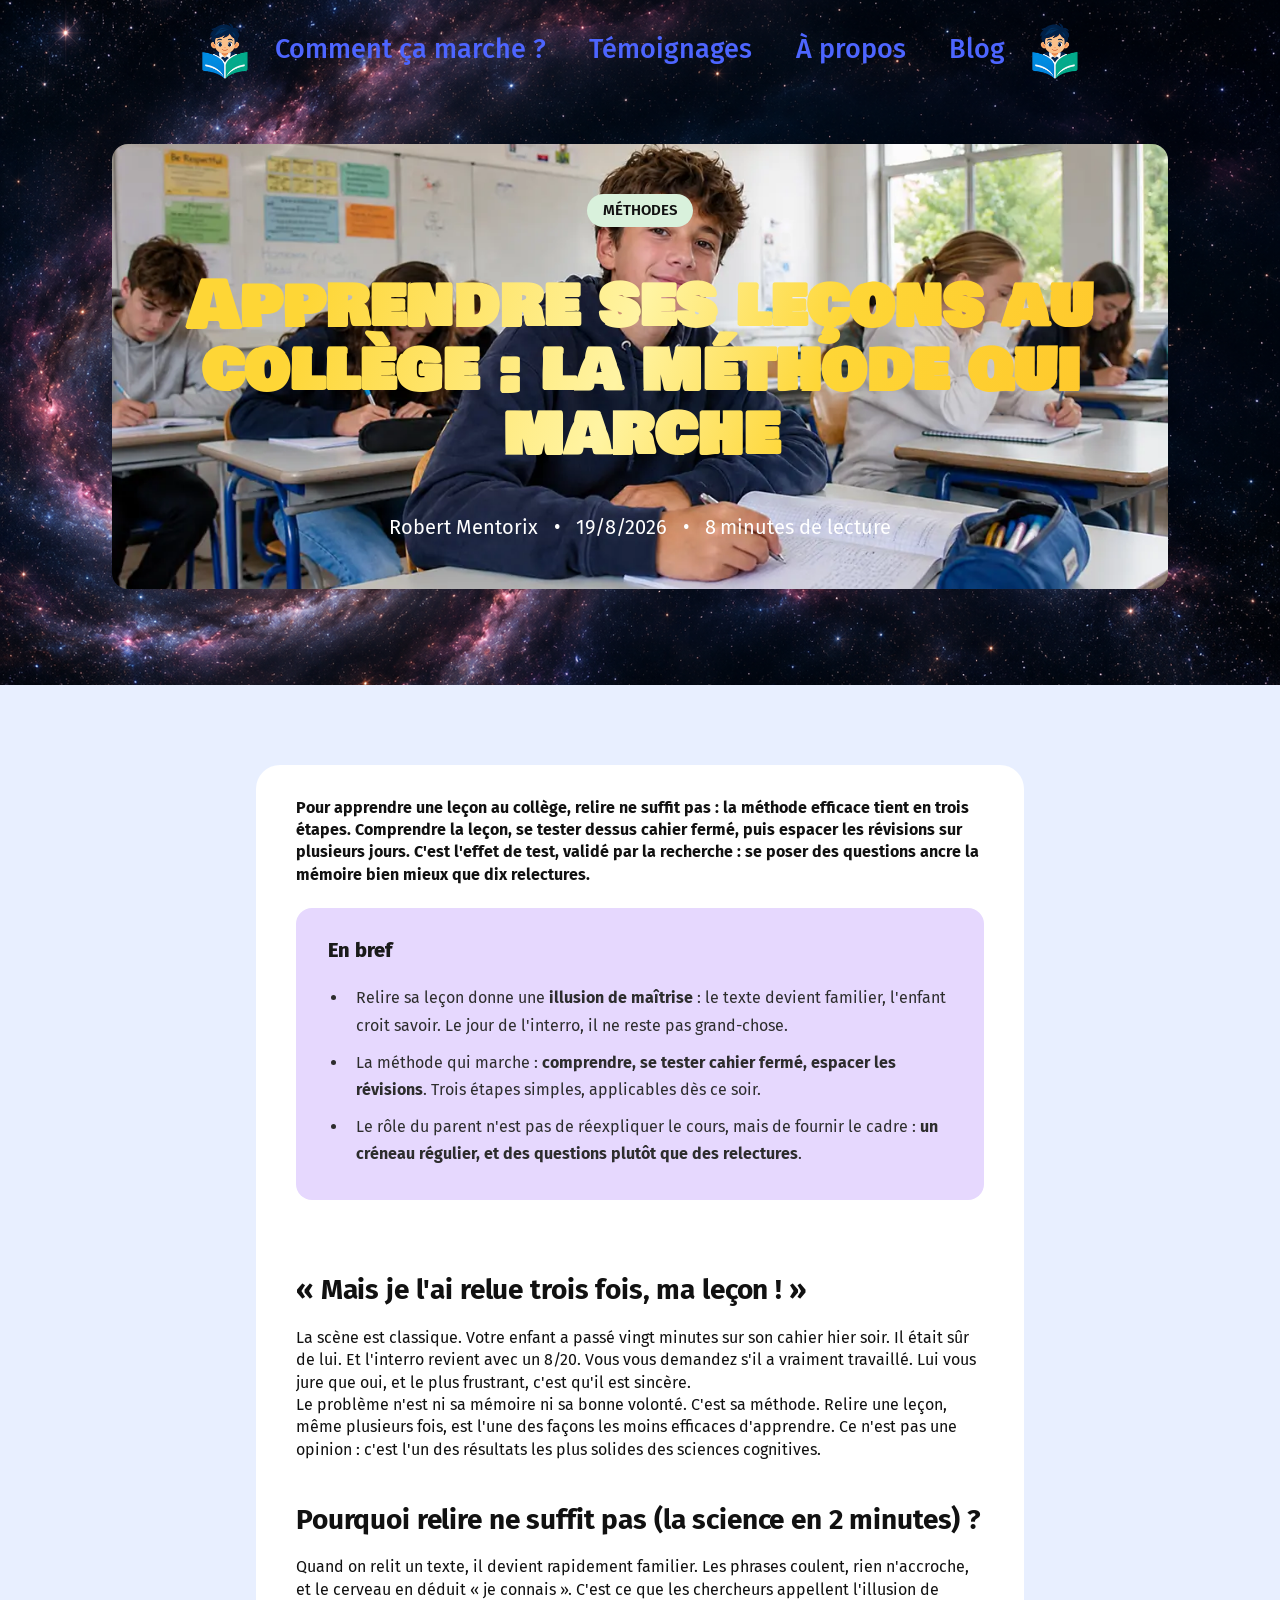
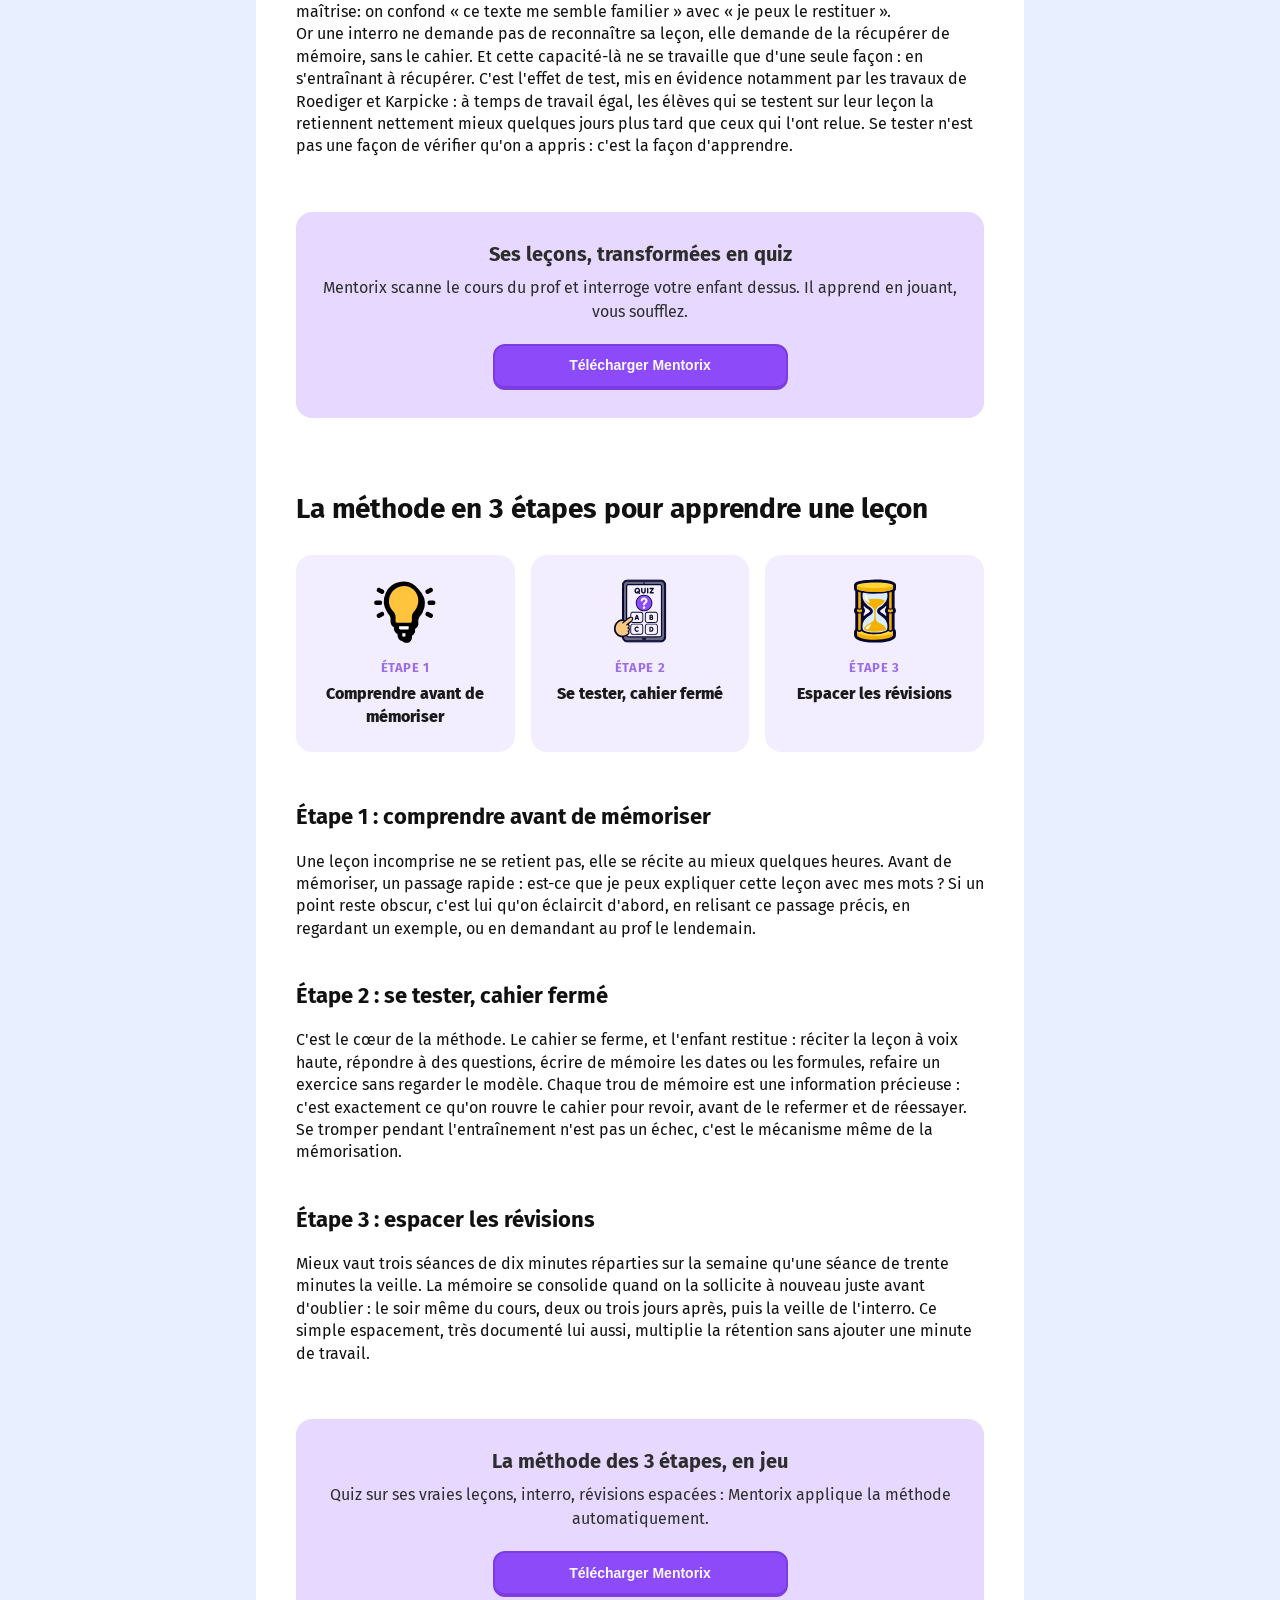
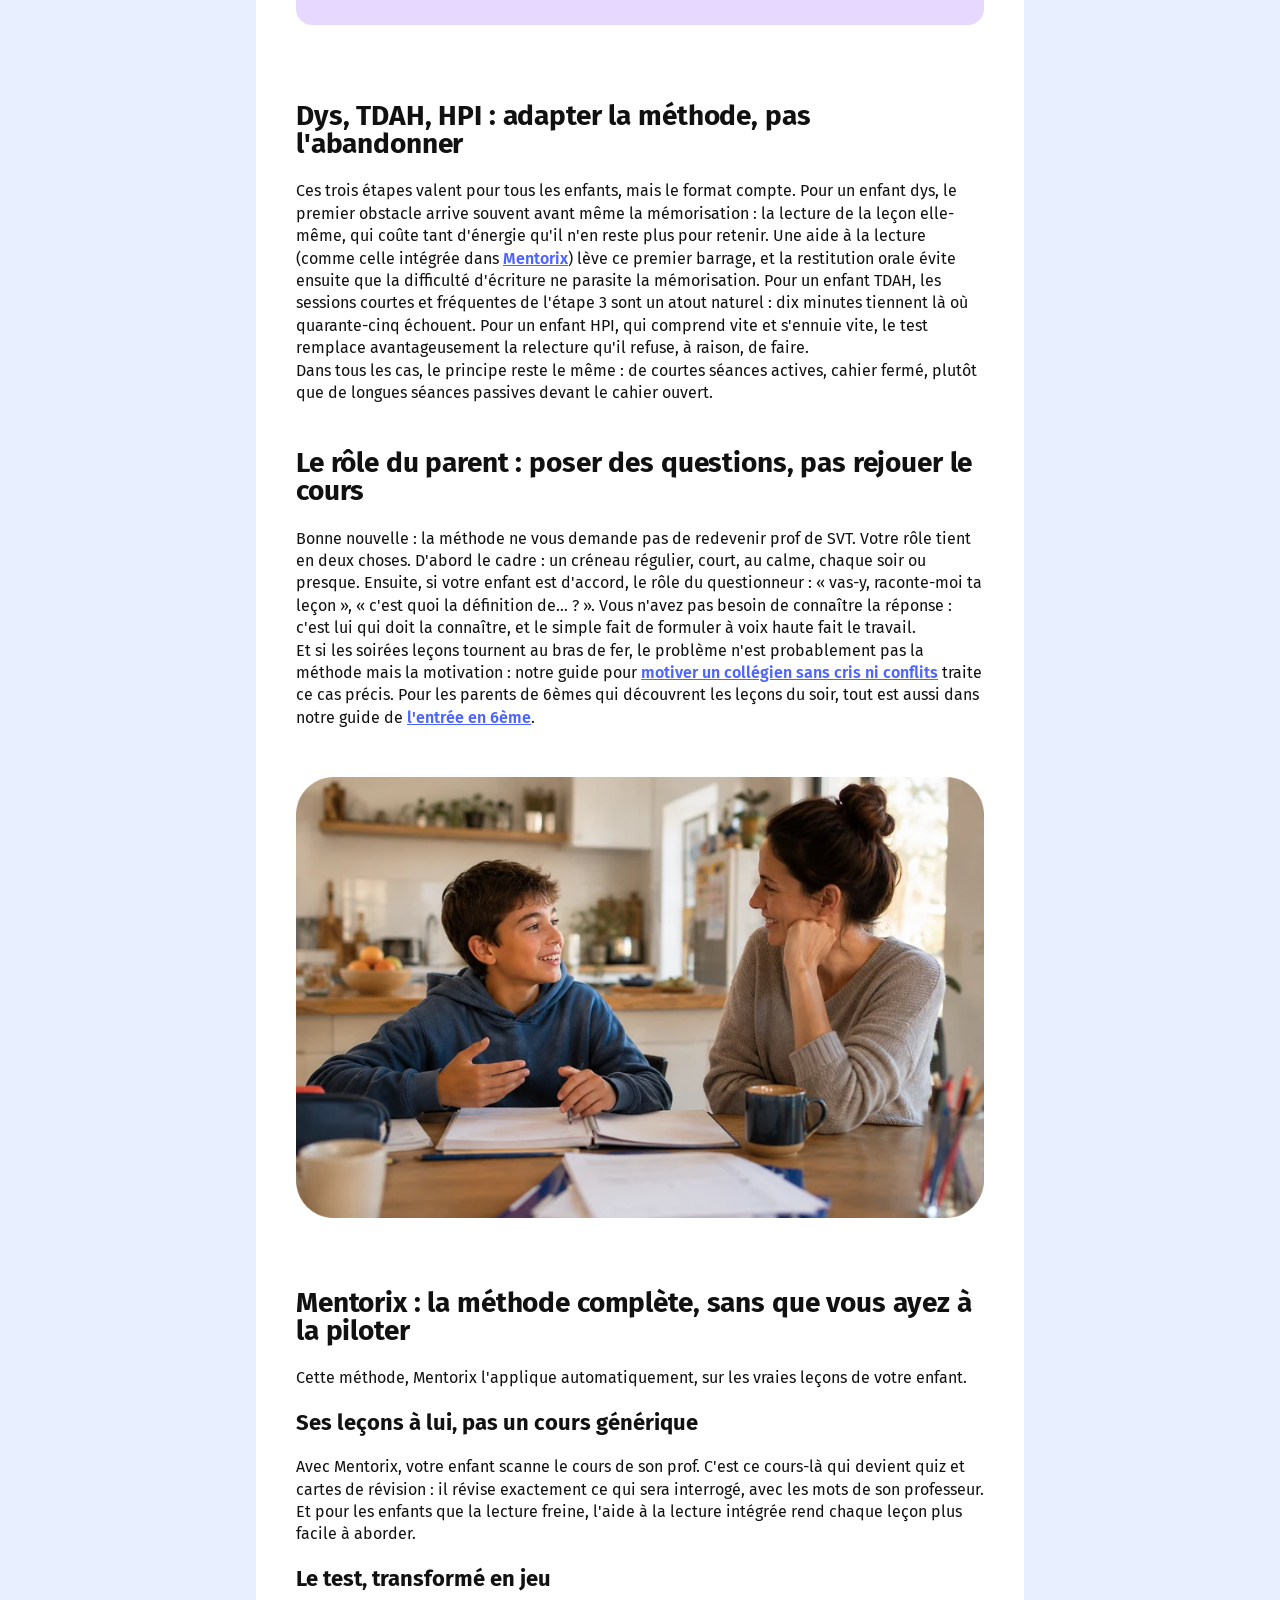
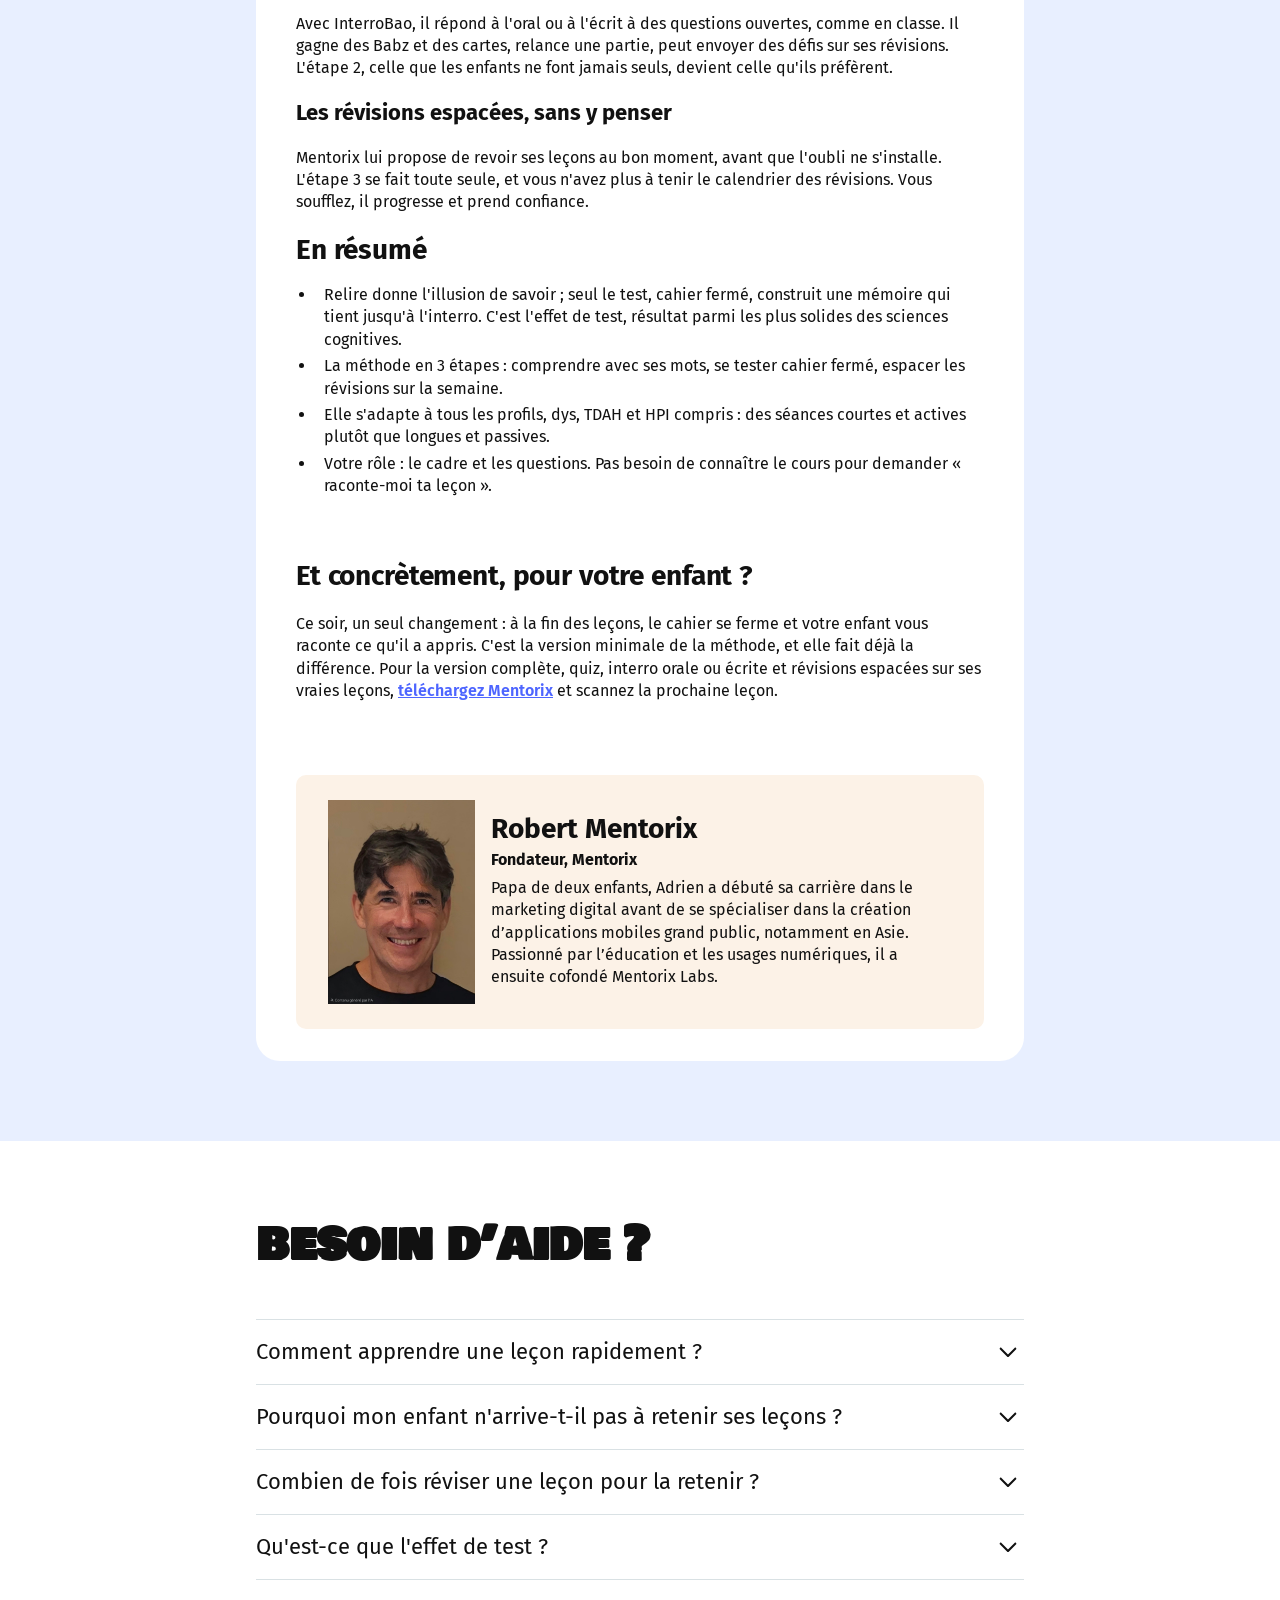
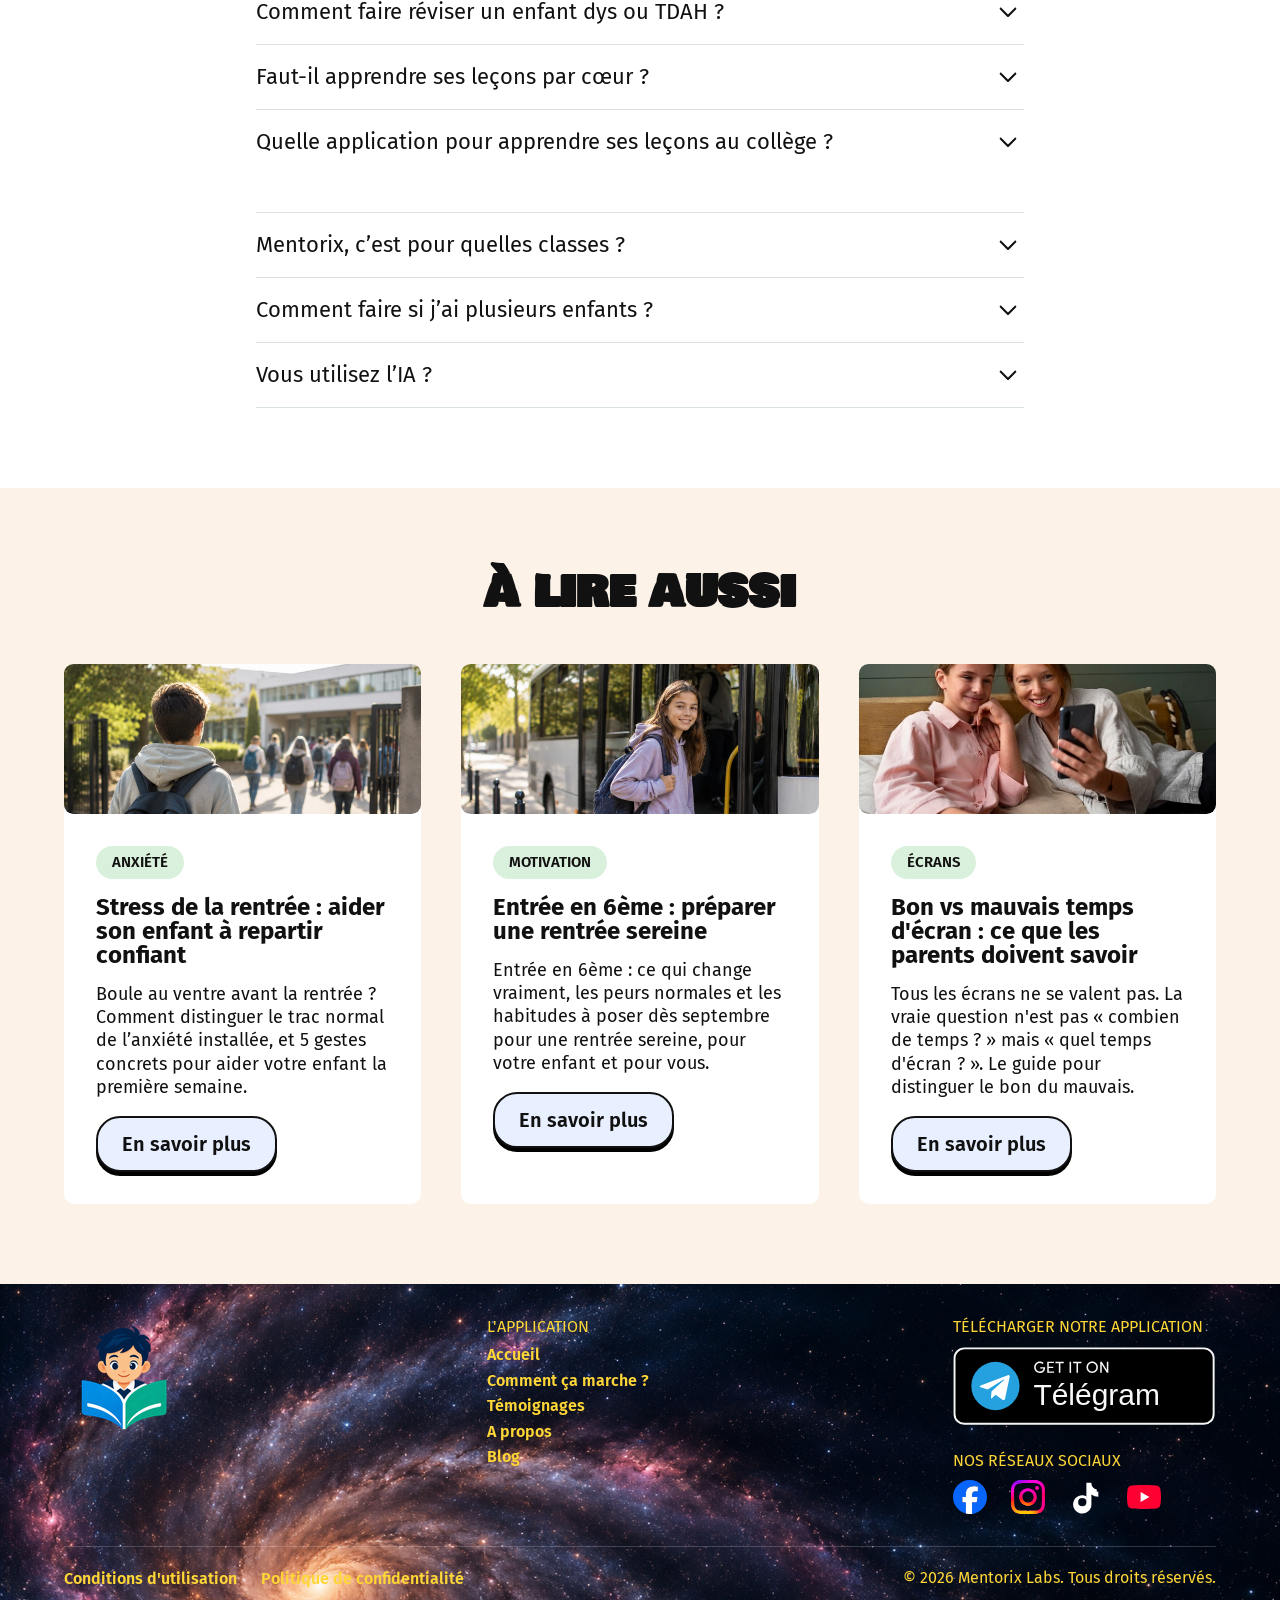
<file: blog/apprendre-ses-lecons-au-college/index.html>
<!DOCTYPE html>
<!-- Last Published: Thu Oct 22 2026 09:07:51 GMT+0000 (Coordinated Universal Time) --><html data-wf-collection="69f8b8f13dd60d4e1ab9df60" data-wf-domain="www.baobab-labs.com" data-wf-item-slug="apprendre-ses-lecons-au-college" data-wf-page="69f8b8f13dd60d4e1ab9df66" data-wf-site="67a1f0b250a84c443de5dfe8" lang="fr"><head><meta charset="utf-8"/><link crossorigin="anonymous" href="https://cdn.prod.website-files.com" rel="preconnect"/><title>Comment apprendre ses leçons au collège : la méthode qui marche</title><meta content="Relire ne suffit pas : la science est claire. Découvrez la méthode en 3 étapes pour apprendre une leçon au collège, et le rôle exact du parent le soir." name="description"/><meta content="Comment apprendre ses leçons au collège : la méthode qui marche" property="og:title"/><meta content="Relire ne suffit pas : la science est claire. Découvrez la méthode en 3 étapes pour apprendre une leçon au collège, et le rôle exact du parent le soir." property="og:description"/><meta content="https://cdn.prod.website-files.com/69f8b76430588b4b288c2552/6a8466636dfd657277148d45_Apprendre%20au%20colle%CC%80ge_OG.webp" property="og:image"/><meta content="Comment apprendre ses leçons au collège : la méthode qui marche" name="twitter:title"/><meta content="Relire ne suffit pas : la science est claire. Découvrez la méthode en 3 étapes pour apprendre une leçon au collège, et le rôle exact du parent le soir." name="twitter:description"/><meta content="https://cdn.prod.website-files.com/69f8b76430588b4b288c2552/6a8466636dfd657277148d45_Apprendre%20au%20colle%CC%80ge_OG.webp" name="twitter:image"/><meta content="website" property="og:type"/><meta content="summary_large_image" name="twitter:card"/><meta content="width=device-width, initial-scale=1" name="viewport"/><link crossorigin="anonymous" href="/assets/0aa26cdbda0f-baobab-staging.webflow.shared.a11444e62.min.css" rel="stylesheet" type="text/css"/><link href="https://fonts.googleapis.com" rel="preconnect"/><link crossorigin="anonymous" href="https://fonts.gstatic.com" rel="preconnect"/><script src="/assets/012e56dad079-webfont.js" type="text/javascript"></script><script type="text/javascript">WebFont.load({  google: {    families: ["Montserrat:100,100italic,200,200italic,300,300italic,400,400italic,500,500italic,600,600italic,700,700italic,800,800italic,900,900italic","Bowlby One:300,400,500,600,700","Bowlby One SC:300,400,500,600,700","Fira Sans:300,400,500,600,700"]  }});</script><script type="text/javascript">!function(o,c){var n=c.documentElement,t=" w-mod-";n.className+=t+"js",("ontouchstart"in o||o.DocumentTouch&&c instanceof DocumentTouch)&&(n.className+=t+"touch")}(window,document);</script><link href="/assets/logo-education.png" rel="shortcut icon" type="image/x-icon"/><link href="/assets/logo-education.png" rel="apple-touch-icon"/><link href="https://www.baobab-labs.com/blog/apprendre-ses-lecons-au-college" rel="canonical"/><script type="application/ld+json">
{
  "@context": "https://schema.org",
  "@type": "BlogPosting",
  "headline": "Comment apprendre ses leçons au collège : la méthode qui marche (et celle qui ne marche pas)",
  "name": "Apprendre ses leçons au collège : la méthode qui marche",
  "description": "Relire ne suffit pas : la science est claire. Découvrez la méthode en 3 étapes pour apprendre une leçon au collège, et le rôle exact du parent le soir.",
  "url": "https://www.baobab-labs.com/blog/apprendre-ses-lecons-au-college",
  "image": {
    "@type": "ImageObject",
    "url": "https://cdn.prod.website-files.com/69f8b76430588b4b288c2552/6a846857b114664a9be0c18c_Apprendre%20au%20colle%CC%80ge%20(1).webp",
    "caption": "Un collégien dans une salle de classe."
  },
  "datePublished": "2026-08-19T16:00:00.000Z",
  "dateModified": "2026-08-19T16:00:00.000Z",
  "author": {
    "@type": "Person",
    "name": "Robert Mentorix",
    "description": "Papa de deux enfants, Adrien a débuté sa carrière dans le marketing digital avant de se spécialiser dans la création d’applications mobiles grand public, notamment en Asie. Passionné par l’éducation et les usages numériques, il a ensuite cofondé Mentorix Labs.",
    "jobTitle": "Fondateur, Mentorix",
    "image": {
      "@type": "ImageObject",
      "url": "https://cdn.prod.website-files.com/69f8b76430588b4b288c2552/6a05eeb730d84d6b8ea6682e_Adrien-pointillart.webp"
    },
    "sameAs": [
      "https://www.linkedin.com/in/adrienpointillart/"
    ]
  },
  "publisher": {
    "@type": "Organization",
    "name": "Mentorix",
    "logo": {
      "@type": "ImageObject",
      "url": "https://cdn.prod.website-files.com/67a1f0b250a84c443de5dfe8/67a47efcabbb21e35158ef78_Baobab_logo.avif"
    }
  },
  "inLanguage": "fr",
  "keywords": "Méthodes"
}
</script><!-- Keep this css code to improve the font quality-->
<style>
  * {
    -webkit-font-smoothing: antialiased;
    -moz-osx-font-smoothing: grayscale;
    -o-font-smoothing: antialiased;
    -webkit-appearance:none;
  }

  .download_component {
    transform: translateY(100%);
    visibility: hidden;
  }
</style>
<!-- JsonLd Global -->
<script type="application/ld+json">
{
  "@context": "https://schema.org",
  "@type": "Organization",
  "name": "Mentorix",
  "description": "Mentorix crée des outils numériques pensés pour les familles, pour aider les collégiens à réviser efficacement grâce à l'IA.",
  "url": "https://www.baobab-labs.com/",
  "logo": {
    "@type": "ImageObject",
    "url": "https://cdn.prod.website-files.com/67a1f0b250a84c443de5dfe8/67a47efcabbb21e35158ef78_Baobab_logo.avif"
  },
  "sameAs": [
    "https://www.linkedin.com/company/baobab-labs/",
    "https://www.instagram.com/baobab.labs/",
    "https://www.facebook.com/BaobabLabs/"
  ]
}
</script>
<script type="application/ld+json">
{
  "@context": "https://schema.org",
  "@type": "WebSite",
  "name": "Mentorix",
  "url": "https://www.baobab-labs.com/"
}
</script>
<!--- GSAP --->
<script src="/assets/cb9c6262bdd7-gsap.min.js"></script>
<script src="/assets/36c29c028158-ScrollTrigger.min.js"></script>
<!-- Google Tag Manager -->
<!-- End Google Tag Manager -->
<style>
.rich-text-block h2 {
  text-transform: none;
  font-size: 1.75rem;
}
.rich-text-block h3 {
  text-transform: none;
  font-size: 1.375rem;
}
</style>
<style>
  html[lang="en"] .section-presse,
  html[lang="pt-BR"] .section-presse,
  html[lang="es"] .section-presse {
    display: none !important;
  }
</style>
<!-- CiteMe AI Tracker -->
<style>
.rich-text-blog h2 {
  font-size: 28px !important;
  line-height: 1.2 !important;
  margin-top: 48px !important;
  margin-bottom: 16px !important;
  font-weight: 600 !important;
}

.rich-text-blog h3 {
  font-size: 24px !important;
  line-height: 1.3 !important;
  margin-top: 32px !important;
  margin-bottom: 12px !important;
  font-weight: 600 !important;
}
</style>
<script async="async" src="https://platform-api.sharethis.com/js/sharethis.js#property=6a01aac47040411e5fe8431c&amp;product=sticky-share-buttons" type="text/javascript"></script>
<link href="https://www.baobab-labs.com/blog/apprendre-ses-lecons-au-college" hreflang="fr" rel="alternate"/><link href="https://www.baobab-labs.com/en/blog/apprendre-ses-lecons-au-college" hreflang="en" rel="alternate"/><link href="https://www.baobab-labs.com/pt-br/blog/apprendre-ses-lecons-au-college" hreflang="pt-br" rel="alternate"/><link href="https://www.baobab-labs.com/es/blog/apprendre-ses-lecons-au-college" hreflang="es" rel="alternate"/><link href="/assets/mentorix-headers.css" rel="stylesheet"/></head><body><div class="page-wrapper"><div class="navbar_component w-nav" data-animation="default" data-collapse="medium" data-duration="400" data-easing="ease" data-easing2="ease" role="banner"><div class="navbar_container"><a class="navbar_logo-link w-nav-brand" href="/"><img alt="Mentorix" class="navbar_logo" height="100" loading="lazy" src="/assets/logo-education.png" width="100"/></a><nav class="navbar_menu w-nav-menu" role="navigation"><div class="navbar_menu-left"><a class="navbar_link w-nav-link" href="/#comment-ca-marche">Comment ça marche ?</a><a class="navbar_link navbar_menu-left w-nav-link" href="/#temoignages">Témoignages</a><a class="navbar_link w-nav-link" href="/a-propos">À propos</a><a class="navbar_link w-nav-link" href="/blog">Blog</a></div></nav><div class="menu-button w-nav-button"><div class="icon w-icon-nav-menu"></div></div><a class="navbar_logo-link-_mobile w-nav-brand" href="/"><img alt="Mentorix" class="navbar_logo" height="100" loading="lazy" src="/assets/logo-education.png" width="100"/></a></div></div><main class="section_header a-propos-header" id="header"><div class="padding-global"><div class="container-medium"><div class="header_component"><div class="hero_blog_item" style="background-image:url('/assets/3f8b7dcac964-6a8466636dfd657277148d45_Apprendre-au-colle-ge_OG.webp')"><div class="topic_item_yellow" data-gsap-stagger=""><div class="category_item">Méthodes</div></div><h1 class="h1_spe_blog">Apprendre ses leçons au collège : la méthode qui marche</h1><div data-gsap-trigger=""><div class="elements_item_hero_article" data-gsap-stagger=""><div class="benefits_item-text">Robert Mentorix</div><div class="benefits_item-text cache">•</div><div class="benefits_item-text">19/8/2026</div><div class="benefits_item-text cache">•</div><div class="w-layout-hflex reading_time"><div class="benefits_item-text">8</div><div class="benefits_item-text">minutes de lecture</div></div></div></div></div></div></div></div></main><section class="section_content_blog" id="faq"><div class="padding-global padding-section-medium"><div class="container-small"><div class="article_component"><div class="rich-text-block w-richtext"><p><strong>Pour apprendre une leçon au collège, relire ne suffit pas : la méthode efficace tient en trois étapes. Comprendre la leçon, se tester dessus cahier fermé, puis espacer les révisions sur plusieurs jours. C'est l'effet de test, validé par la recherche : se poser des questions ancre la mémoire bien mieux que dix relectures.</strong></p><p>‍</p><div class="w-embed"><div style="background:#E6D8FE; border-radius:16px; padding:28px 32px; margin:0 0 32px 0; font-family:inherit;">
<p style="font-size:20px; font-weight:800; color:#1A1A1A; margin:0 0 16px 0;">En bref</p>
<ul style="margin:0; padding-left:20px; color:#2D2D2D; font-size:16px; line-height:1.7;">
<li style="margin-bottom:10px;">
      Relire sa leçon donne une <strong>illusion de maîtrise</strong> : le texte devient familier, l'enfant croit savoir. Le jour de l'interro, il ne reste pas grand-chose.
    </li>
<li style="margin-bottom:10px;">
      La méthode qui marche : <strong>comprendre, se tester cahier fermé, espacer les révisions</strong>. Trois étapes simples, applicables dès ce soir.
    </li>
<li>
      Le rôle du parent n'est pas de réexpliquer le cours, mais de fournir le cadre : <strong>un créneau régulier, et des questions plutôt que des relectures</strong>.
    </li>
</ul>
</div></div><p>‍</p><p>‍</p><h2><strong>« Mais je l'ai relue trois fois, ma leçon ! »</strong></h2><p>‍</p><p>La scène est classique. Votre enfant a passé vingt minutes sur son cahier hier soir. Il était sûr de lui. Et l'interro revient avec un 8/20. Vous vous demandez s'il a vraiment travaillé. Lui vous jure que oui, et le plus frustrant, c'est qu'il est sincère.</p><p>Le problème n'est ni sa mémoire ni sa bonne volonté. C'est sa méthode. Relire une leçon, même plusieurs fois, est l'une des façons les moins efficaces d'apprendre. Ce n'est pas une opinion : c'est l'un des résultats les plus solides des sciences cognitives.</p><p>‍</p><p>‍</p><h2><strong>Pourquoi relire ne suffit pas (la science en 2 minutes) ?</strong></h2><p>‍</p><p>Quand on relit un texte, il devient rapidement familier. Les phrases coulent, rien n'accroche, et le cerveau en déduit « je connais ». C'est ce que les chercheurs appellent l'illusion de maîtrise: on confond « ce texte me semble familier » avec « je peux le restituer ».</p><p>Or une interro ne demande pas de reconnaître sa leçon, elle demande de la récupérer de mémoire, sans le cahier. Et cette capacité-là ne se travaille que d'une seule façon : en s'entraînant à récupérer. C'est l'effet de test, mis en évidence notamment par les travaux de Roediger et Karpicke : à temps de travail égal, les élèves qui se testent sur leur leçon la retiennent nettement mieux quelques jours plus tard que ceux qui l'ont relue. Se tester n'est pas une façon de vérifier qu'on a appris : c'est la façon d'apprendre.</p><p>‍</p><div class="w-embed"><div style="background:#E6D8FE; border-radius:16px; padding:28px 24px; margin:32px 0; text-align:center; font-family:inherit;">
<p style="font-size:20px; color:#2D2D2D; margin:0 0 8px 0; line-height:1.4; font-weight:700;">
    Ses leçons, transformées en quiz
  </p>
<p style="font-size:16px; color:#2D2D2D; margin:0 0 20px 0; line-height:1.5; font-weight:400;">
    Mentorix scanne le cours du prof et interroge votre enfant dessus. Il apprend en jouant, vous soufflez.
  </p>
<a class="cta-button" href="https://intelos-01.tailb936aa.ts.net/education/inscription" target="_blank">Télécharger Mentorix</a>
</div>
<style>
  .cta-button {
    display: inline-flex;
    align-items: center;
    justify-content: center;
    width: 100%;
    max-width: 295px;
    height: 46px;
    padding: 8px 12px;
    background-color: #8C4AF8;
    border-radius: 12px;
    color: #FDFBFF;
    font-family: 'Poppins', sans-serif;
    font-weight: 600;
    font-size: 14px;
    text-decoration: none;
    cursor: pointer;
    border: 2px solid #7B3DE0;
    border-bottom-width: 4px;
    box-sizing: border-box;
  }
  .cta-button:hover {
    background-color: #7B3DE0;
  }
</style></div><p>‍</p><p>‍</p><h2><strong>La méthode en 3 étapes pour apprendre une leçon</strong></h2><div class="w-embed"><div style="font-family:inherit; margin:32px 0; display:flex; gap:16px; flex-wrap:wrap;">
<!-- Étape 1 : comprendre -->
<div style="flex:1; min-width:180px; display:flex; flex-direction:column; align-items:center; text-align:center; background:#F3EEFF; border-radius:16px; padding:24px 20px;">
<img alt="Comprendre sa leçon" src="/assets/d104bdbadf11-6a8475c453959c99bf5b49c0_Name-Light-bulb.svg" style="width:64px; height:64px; object-fit:contain; margin-bottom:16px;"/>
<p style="margin:0 0 6px 0; font-size:13px; font-weight:700; color:#9B6FE4; text-transform:uppercase; letter-spacing:0.05em;">Étape 1</p>
<p style="margin:0; font-size:16px; font-weight:800; color:#1A1A1A;">Comprendre avant de mémoriser</p>
</div>
<!-- Étape 2 : se tester -->
<div style="flex:1; min-width:180px; display:flex; flex-direction:column; align-items:center; text-align:center; background:#F3EEFF; border-radius:16px; padding:24px 20px;">
<img alt="Se tester cahier fermé" src="/assets/1a4df073a435-6a0192aa0d86143ad6338e1c_Quiz.svg" style="width:64px; height:64px; object-fit:contain; margin-bottom:16px;"/>
<p style="margin:0 0 6px 0; font-size:13px; font-weight:700; color:#9B6FE4; text-transform:uppercase; letter-spacing:0.05em;">Étape 2</p>
<p style="margin:0; font-size:16px; font-weight:800; color:#1A1A1A;">Se tester, cahier fermé</p>
</div>
<!-- Étape 3 : espacer -->
<div style="flex:1; min-width:180px; display:flex; flex-direction:column; align-items:center; text-align:center; background:#F3EEFF; border-radius:16px; padding:24px 20px;">
<img alt="Espacer les révisions" src="/assets/caaaa928e533-6a8475be164aa46952e3da2a_Property-Hourglass.svg" style="width:64px; height:64px; object-fit:contain; margin-bottom:16px;"/>
<p style="margin:0 0 6px 0; font-size:13px; font-weight:700; color:#9B6FE4; text-transform:uppercase; letter-spacing:0.05em;">Étape 3</p>
<p style="margin:0; font-size:16px; font-weight:800; color:#1A1A1A;">Espacer les révisions</p>
</div>
</div></div><p>‍</p><h3><strong>Étape 1 : comprendre avant de mémoriser</strong></h3><p>‍</p><p>Une leçon incomprise ne se retient pas, elle se récite au mieux quelques heures. Avant de mémoriser, un passage rapide : est-ce que je peux expliquer cette leçon avec mes mots ? Si un point reste obscur, c'est lui qu'on éclaircit d'abord, en relisant ce passage précis, en regardant un exemple, ou en demandant au prof le lendemain.</p><p>‍</p><p>‍</p><h3><strong>Étape 2 : se tester, cahier fermé</strong></h3><p>‍</p><p>C'est le cœur de la méthode. Le cahier se ferme, et l'enfant restitue : réciter la leçon à voix haute, répondre à des questions, écrire de mémoire les dates ou les formules, refaire un exercice sans regarder le modèle. Chaque trou de mémoire est une information précieuse : c'est exactement ce qu'on rouvre le cahier pour revoir, avant de le refermer et de réessayer. Se tromper pendant l'entraînement n'est pas un échec, c'est le mécanisme même de la mémorisation.</p><p>‍</p><p>‍</p><h3><strong>Étape 3 : espacer les révisions</strong></h3><p>‍</p><p>Mieux vaut trois séances de dix minutes réparties sur la semaine qu'une séance de trente minutes la veille. La mémoire se consolide quand on la sollicite à nouveau juste avant d'oublier : le soir même du cours, deux ou trois jours après, puis la veille de l'interro. Ce simple espacement, très documenté lui aussi, multiplie la rétention sans ajouter une minute de travail.</p><p>‍</p><div class="w-embed"><div style="background:#E6D8FE; border-radius:16px; padding:28px 24px; margin:32px 0; text-align:center; font-family:inherit;">
<p style="font-size:20px; color:#2D2D2D; margin:0 0 8px 0; line-height:1.4; font-weight:700;">
    La méthode des 3 étapes, en jeu
  </p>
<p style="font-size:16px; color:#2D2D2D; margin:0 0 20px 0; line-height:1.5; font-weight:400;">
    Quiz sur ses vraies leçons, interro, révisions espacées : Mentorix applique la méthode automatiquement.
  </p>
<a class="cta-button" href="https://intelos-01.tailb936aa.ts.net/education/inscription" target="_blank">Télécharger Mentorix</a>
</div>
<style>
  .cta-button {
    display: inline-flex;
    align-items: center;
    justify-content: center;
    width: 100%;
    max-width: 295px;
    height: 46px;
    padding: 8px 12px;
    background-color: #8C4AF8;
    border-radius: 12px;
    color: #FDFBFF;
    font-family: 'Poppins', sans-serif;
    font-weight: 600;
    font-size: 14px;
    text-decoration: none;
    cursor: pointer;
    border: 2px solid #7B3DE0;
    border-bottom-width: 4px;
    box-sizing: border-box;
  }
  .cta-button:hover {
    background-color: #7B3DE0;
  }
</style></div><p>‍</p><p>‍</p><h2><strong>Dys, TDAH, HPI : adapter la méthode, pas l'abandonner</strong></h2><p>‍</p><p>Ces trois étapes valent pour tous les enfants, mais le format compte. Pour un enfant dys, le premier obstacle arrive souvent avant même la mémorisation : la lecture de la leçon elle-même, qui coûte tant d'énergie qu'il n'en reste plus pour retenir. Une aide à la lecture (comme celle intégrée dans <a href="/">Mentorix</a>) lève ce premier barrage, et la restitution orale évite ensuite que la difficulté d'écriture ne parasite la mémorisation. Pour un enfant TDAH, les sessions courtes et fréquentes de l'étape 3 sont un atout naturel : dix minutes tiennent là où quarante-cinq échouent. Pour un enfant HPI, qui comprend vite et s'ennuie vite, le test remplace avantageusement la relecture qu'il refuse, à raison, de faire.</p><p>Dans tous les cas, le principe reste le même : de courtes séances actives, cahier fermé, plutôt que de longues séances passives devant le cahier ouvert.</p><p>‍</p><p>‍</p><h2><strong>Le rôle du parent : poser des questions, pas rejouer le cours</strong></h2><p>‍</p><p>Bonne nouvelle : la méthode ne vous demande pas de redevenir prof de SVT. Votre rôle tient en deux choses. D'abord le cadre : un créneau régulier, court, au calme, chaque soir ou presque. Ensuite, si votre enfant est d'accord, le rôle du questionneur : « vas-y, raconte-moi ta leçon », « c'est quoi la définition de… ? ». Vous n'avez pas besoin de connaître la réponse : c'est lui qui doit la connaître, et le simple fait de formuler à voix haute fait le travail.</p><p>Et si les soirées leçons tournent au bras de fer, le problème n'est probablement pas la méthode mais la motivation : notre guide pour <a href="/blog/motiver-collegien-devoirs">motiver un collégien sans cris ni conflits</a> traite ce cas précis. Pour les parents de 6èmes qui découvrent les leçons du soir, tout est aussi dans notre guide de <a href="/blog/entree-en-6eme">l'entrée en 6ème</a>.</p><figure class="w-richtext-align-fullwidth w-richtext-figure-type-image" style="max-width:853pxpx"><div><img alt="" loading="lazy" src="/assets/a282cb92e648-6a846f158605dd138f186722_parent_apprendre-lecon.webp"/></div></figure><p>‍</p><h2><strong>Mentorix : la méthode complète, sans que vous ayez à la piloter</strong></h2><p>‍</p><p>Cette méthode, Mentorix l'applique automatiquement, sur les vraies leçons de votre enfant.</p><p>‍</p><h3><strong>Ses leçons à lui, pas un cours générique</strong></h3><p>‍</p><p>Avec Mentorix, votre enfant scanne le cours de son prof. C'est ce cours-là qui devient quiz et cartes de révision : il révise exactement ce qui sera interrogé, avec les mots de son professeur. Et pour les enfants que la lecture freine, l'aide à la lecture intégrée rend chaque leçon plus facile à aborder.</p><p>‍</p><h3><strong>Le test, transformé en jeu</strong></h3><p>‍</p><p>Avec InterroBao, il répond à l'oral ou à l'écrit à des questions ouvertes, comme en classe. Il gagne des Babz et des cartes, relance une partie, peut envoyer des défis sur ses révisions. L'étape 2, celle que les enfants ne font jamais seuls, devient celle qu'ils préfèrent.</p><p>‍</p><h3><strong>Les révisions espacées, sans y penser</strong></h3><p>‍</p><p>Mentorix lui propose de revoir ses leçons au bon moment, avant que l'oubli ne s'installe. L'étape 3 se fait toute seule, et vous n'avez plus à tenir le calendrier des révisions. Vous soufflez, il progresse et prend confiance.</p><p>‍</p><h2><strong>En résumé</strong></h2><ul role="list"><li>Relire donne l'illusion de savoir ; seul le test, cahier fermé, construit une mémoire qui tient jusqu'à l'interro. C'est l'effet de test, résultat parmi les plus solides des sciences cognitives.</li><li>La méthode en 3 étapes : comprendre avec ses mots, se tester cahier fermé, espacer les révisions sur la semaine.</li><li>Elle s'adapte à tous les profils, dys, TDAH et HPI compris : des séances courtes et actives plutôt que longues et passives.</li><li>Votre rôle : le cadre et les questions. Pas besoin de connaître le cours pour demander « raconte-moi ta leçon ».</li></ul><p>‍</p><p>‍</p><h2><strong>Et concrètement, pour votre enfant ?</strong></h2><p>‍</p><p>Ce soir, un seul changement : à la fin des leçons, le cahier se ferme et votre enfant vous raconte ce qu'il a appris. C'est la version minimale de la méthode, et elle fait déjà la différence. Pour la version complète, quiz, interro orale ou écrite et révisions espacées sur ses vraies leçons, <a href="/">téléchargez Mentorix</a> et scannez la prochaine leçon.</p><p>‍</p></div><div class="authors_component"><img alt="Robert Mentorix" class="image_author" loading="lazy" src="/assets/fondateur-photo.jpeg"/><div class="w-layout-vflex text_author"><div class="name-author-linkedin"><div class="heading-style-h4">Robert Mentorix</div></div><div class="text-weight-bold">Fondateur, Mentorix</div><p>Papa de deux enfants, Adrien a débuté sa carrière dans le marketing digital avant de se spécialiser dans la création d’applications mobiles grand public, notamment en Asie. Passionné par l’éducation et les usages numériques, il a ensuite cofondé Mentorix Labs.</p></div></div></div></div></div></section><section class="section_faq" id="faq"><div class="padding-global padding-section-medium"><div class="container-small"><div class="faq_component"><h2 class="faq_heading">besoin d’aide ?</h2><div class="w-dyn-list"><div class="w-dyn-items" role="list"><div class="w-dyn-item" role="listitem"><div class="faq_accordion" itemprop="mainEntity" itemscope="itemscope" itemtype="https://schema.org/Question"><div class="faq_question" data-w-id="e771d481-14a8-009a-782a-b0e90d494363"><div class="text-block" itemprop="name">Comment apprendre une leçon rapidement ?</div><div class="faq_icon-wrapper"><div class="icon-embed-small w-embed"><svg fill="none" height="100%" viewbox="0 0 32 32" width="100%" xmlns="http://www.w3.org/2000/svg">
<path clip-rule="evenodd" d="M16.5303 20.8839C16.2374 21.1768 15.7626 21.1768 15.4697 20.8839L7.82318 13.2374C7.53029 12.9445 7.53029 12.4697 7.82318 12.1768L8.17674 11.8232C8.46963 11.5303 8.9445 11.5303 9.2374 11.8232L16 18.5858L22.7626 11.8232C23.0555 11.5303 23.5303 11.5303 23.8232 11.8232L24.1768 12.1768C24.4697 12.4697 24.4697 12.9445 24.1768 13.2374L16.5303 20.8839Z" fill="currentColor" fill-rule="evenodd"></path>
</svg></div></div></div><div class="faq_answer" itemprop="acceptedAnswer" itemscope="itemscope" itemtype="https://schema.org/Answer"><div class="text-rich-text w-richtext" itemprop="text"><p>En se testant plutôt qu'en relisant. Lire la leçon une fois pour la comprendre, puis fermer le cahier et la restituer : réciter, répondre à des questions, écrire les points clés de mémoire. Rouvrir le cahier uniquement pour combler les trous, puis réessayer. À temps égal, cette méthode retient beaucoup plus que la relecture.</p></div><div class="spacer-small"></div></div></div></div><div class="w-dyn-item" role="listitem"><div class="faq_accordion" itemprop="mainEntity" itemscope="itemscope" itemtype="https://schema.org/Question"><div class="faq_question" data-w-id="e771d481-14a8-009a-782a-b0e90d494363"><div class="text-block" itemprop="name">Pourquoi mon enfant n'arrive-t-il pas à retenir ses leçons ?</div><div class="faq_icon-wrapper"><div class="icon-embed-small w-embed"><svg fill="none" height="100%" viewbox="0 0 32 32" width="100%" xmlns="http://www.w3.org/2000/svg">
<path clip-rule="evenodd" d="M16.5303 20.8839C16.2374 21.1768 15.7626 21.1768 15.4697 20.8839L7.82318 13.2374C7.53029 12.9445 7.53029 12.4697 7.82318 12.1768L8.17674 11.8232C8.46963 11.5303 8.9445 11.5303 9.2374 11.8232L16 18.5858L22.7626 11.8232C23.0555 11.5303 23.5303 11.5303 23.8232 11.8232L24.1768 12.1768C24.4697 12.4697 24.4697 12.9445 24.1768 13.2374L16.5303 20.8839Z" fill="currentColor" fill-rule="evenodd"></path>
</svg></div></div></div><div class="faq_answer" itemprop="acceptedAnswer" itemscope="itemscope" itemtype="https://schema.org/Answer"><div class="text-rich-text w-richtext" itemprop="text"><p>Le plus souvent, ce n'est ni la mémoire ni la volonté : c'est la méthode. Un enfant qui relit sa leçon a l'impression de la savoir parce que le texte lui est familier, mais il ne s'est jamais entraîné à la restituer de mémoire, ce que demande l'interro. Le passage de la relecture au test change généralement les résultats en quelques semaines.</p></div><div class="spacer-small"></div></div></div></div><div class="w-dyn-item" role="listitem"><div class="faq_accordion" itemprop="mainEntity" itemscope="itemscope" itemtype="https://schema.org/Question"><div class="faq_question" data-w-id="e771d481-14a8-009a-782a-b0e90d494363"><div class="text-block" itemprop="name">Combien de fois réviser une leçon pour la retenir ?</div><div class="faq_icon-wrapper"><div class="icon-embed-small w-embed"><svg fill="none" height="100%" viewbox="0 0 32 32" width="100%" xmlns="http://www.w3.org/2000/svg">
<path clip-rule="evenodd" d="M16.5303 20.8839C16.2374 21.1768 15.7626 21.1768 15.4697 20.8839L7.82318 13.2374C7.53029 12.9445 7.53029 12.4697 7.82318 12.1768L8.17674 11.8232C8.46963 11.5303 8.9445 11.5303 9.2374 11.8232L16 18.5858L22.7626 11.8232C23.0555 11.5303 23.5303 11.5303 23.8232 11.8232L24.1768 12.1768C24.4697 12.4697 24.4697 12.9445 24.1768 13.2374L16.5303 20.8839Z" fill="currentColor" fill-rule="evenodd"></path>
</svg></div></div></div><div class="faq_answer" itemprop="acceptedAnswer" itemscope="itemscope" itemtype="https://schema.org/Answer"><div class="text-rich-text w-richtext" itemprop="text"><p>Trois passages courts espacés valent mieux qu'un long passage la veille : le soir même du cours, deux ou trois jours après, puis la veille du contrôle. C'est l'espacement qui consolide la mémoire, pas la durée totale de révision.</p></div><div class="spacer-small"></div></div></div></div><div class="w-dyn-item" role="listitem"><div class="faq_accordion" itemprop="mainEntity" itemscope="itemscope" itemtype="https://schema.org/Question"><div class="faq_question" data-w-id="e771d481-14a8-009a-782a-b0e90d494363"><div class="text-block" itemprop="name">Qu'est-ce que l'effet de test ?</div><div class="faq_icon-wrapper"><div class="icon-embed-small w-embed"><svg fill="none" height="100%" viewbox="0 0 32 32" width="100%" xmlns="http://www.w3.org/2000/svg">
<path clip-rule="evenodd" d="M16.5303 20.8839C16.2374 21.1768 15.7626 21.1768 15.4697 20.8839L7.82318 13.2374C7.53029 12.9445 7.53029 12.4697 7.82318 12.1768L8.17674 11.8232C8.46963 11.5303 8.9445 11.5303 9.2374 11.8232L16 18.5858L22.7626 11.8232C23.0555 11.5303 23.5303 11.5303 23.8232 11.8232L24.1768 12.1768C24.4697 12.4697 24.4697 12.9445 24.1768 13.2374L16.5303 20.8839Z" fill="currentColor" fill-rule="evenodd"></path>
</svg></div></div></div><div class="faq_answer" itemprop="acceptedAnswer" itemscope="itemscope" itemtype="https://schema.org/Answer"><div class="text-rich-text w-richtext" itemprop="text"><p>L'effet de test est un résultat des sciences cognitives : s'entraîner à récupérer une information de mémoire (se tester) l'ancre durablement, bien plus que la relire. Les travaux de Roediger et Karpicke ont montré qu'à temps de travail égal, les élèves qui se testent retiennent nettement mieux leur leçon plusieurs jours après que ceux qui la relisent.</p></div><div class="spacer-small"></div></div></div></div><div class="w-dyn-item" role="listitem"><div class="faq_accordion" itemprop="mainEntity" itemscope="itemscope" itemtype="https://schema.org/Question"><div class="faq_question" data-w-id="e771d481-14a8-009a-782a-b0e90d494363"><div class="text-block" itemprop="name">Comment faire réviser un enfant dys ou TDAH ?</div><div class="faq_icon-wrapper"><div class="icon-embed-small w-embed"><svg fill="none" height="100%" viewbox="0 0 32 32" width="100%" xmlns="http://www.w3.org/2000/svg">
<path clip-rule="evenodd" d="M16.5303 20.8839C16.2374 21.1768 15.7626 21.1768 15.4697 20.8839L7.82318 13.2374C7.53029 12.9445 7.53029 12.4697 7.82318 12.1768L8.17674 11.8232C8.46963 11.5303 8.9445 11.5303 9.2374 11.8232L16 18.5858L22.7626 11.8232C23.0555 11.5303 23.5303 11.5303 23.8232 11.8232L24.1768 12.1768C24.4697 12.4697 24.4697 12.9445 24.1768 13.2374L16.5303 20.8839Z" fill="currentColor" fill-rule="evenodd"></path>
</svg></div></div></div><div class="faq_answer" itemprop="acceptedAnswer" itemscope="itemscope" itemtype="https://schema.org/Answer"><div class="text-rich-text w-richtext" itemprop="text"><p>En gardant la même méthode mais en adaptant le format : aide à la lecture et restitution à l'oral plutôt qu'à l'écrit pour un enfant dys, séances très courtes et fréquentes pour un enfant TDAH. Dans les deux cas, des révisions actives cahier fermé, en petites doses, fonctionnent mieux que de longues relectures.</p></div><div class="spacer-small"></div></div></div></div><div class="w-dyn-item" role="listitem"><div class="faq_accordion" itemprop="mainEntity" itemscope="itemscope" itemtype="https://schema.org/Question"><div class="faq_question" data-w-id="e771d481-14a8-009a-782a-b0e90d494363"><div class="text-block" itemprop="name">Faut-il apprendre ses leçons par cœur ?</div><div class="faq_icon-wrapper"><div class="icon-embed-small w-embed"><svg fill="none" height="100%" viewbox="0 0 32 32" width="100%" xmlns="http://www.w3.org/2000/svg">
<path clip-rule="evenodd" d="M16.5303 20.8839C16.2374 21.1768 15.7626 21.1768 15.4697 20.8839L7.82318 13.2374C7.53029 12.9445 7.53029 12.4697 7.82318 12.1768L8.17674 11.8232C8.46963 11.5303 8.9445 11.5303 9.2374 11.8232L16 18.5858L22.7626 11.8232C23.0555 11.5303 23.5303 11.5303 23.8232 11.8232L24.1768 12.1768C24.4697 12.4697 24.4697 12.9445 24.1768 13.2374L16.5303 20.8839Z" fill="currentColor" fill-rule="evenodd"></path>
</svg></div></div></div><div class="faq_answer" itemprop="acceptedAnswer" itemscope="itemscope" itemtype="https://schema.org/Answer"><div class="text-rich-text w-richtext" itemprop="text"><p>Certains éléments oui (définitions, dates, formules, vocabulaire), mais le par cœur ne remplace pas la compréhension : une leçon comprise puis testée se retient durablement, une leçon récitée sans être comprise s'évapore en quelques jours. D'où l'ordre de la méthode : comprendre d'abord, mémoriser ensuite.</p></div><div class="spacer-small"></div></div></div></div><div class="w-dyn-item" role="listitem"><div class="faq_accordion" itemprop="mainEntity" itemscope="itemscope" itemtype="https://schema.org/Question"><div class="faq_question" data-w-id="e771d481-14a8-009a-782a-b0e90d494363"><div class="text-block" itemprop="name">Quelle application pour apprendre ses leçons au collège ?</div><div class="faq_icon-wrapper"><div class="icon-embed-small w-embed"><svg fill="none" height="100%" viewbox="0 0 32 32" width="100%" xmlns="http://www.w3.org/2000/svg">
<path clip-rule="evenodd" d="M16.5303 20.8839C16.2374 21.1768 15.7626 21.1768 15.4697 20.8839L7.82318 13.2374C7.53029 12.9445 7.53029 12.4697 7.82318 12.1768L8.17674 11.8232C8.46963 11.5303 8.9445 11.5303 9.2374 11.8232L16 18.5858L22.7626 11.8232C23.0555 11.5303 23.5303 11.5303 23.8232 11.8232L24.1768 12.1768C24.4697 12.4697 24.4697 12.9445 24.1768 13.2374L16.5303 20.8839Z" fill="currentColor" fill-rule="evenodd"></path>
</svg></div></div></div><div class="faq_answer" itemprop="acceptedAnswer" itemscope="itemscope" itemtype="https://schema.org/Answer"><div class="text-rich-text w-richtext" itemprop="text"><p>Le critère principal : l'application doit partir des vraies leçons de l'enfant et le faire travailler en se testant, pas en relisant. C'est le principe de Mentorix : l'enfant scanne le cours de son prof, l'app le transforme en quiz et l'interroge à l'oral, puis lui propose de réviser au bon moment. Pour comparer les solutions du marché, voir notre comparatif des applications de révision.</p></div><div class="spacer-small"></div></div></div></div></div></div><div class="faq_list"><div class="faq_accordion" itemprop="mainEntity" itemscope="itemscope" itemtype="https://schema.org/Question"><div class="faq_question" data-w-id="e771d481-14a8-009a-782a-b0e90d494363"><div class="text-block" itemprop="name">Mentorix, c’est pour quelles classes ?</div><div class="faq_icon-wrapper"><div class="icon-embed-small w-embed"><svg fill="none" height="100%" viewbox="0 0 32 32" width="100%" xmlns="http://www.w3.org/2000/svg">
<path clip-rule="evenodd" d="M16.5303 20.8839C16.2374 21.1768 15.7626 21.1768 15.4697 20.8839L7.82318 13.2374C7.53029 12.9445 7.53029 12.4697 7.82318 12.1768L8.17674 11.8232C8.46963 11.5303 8.9445 11.5303 9.2374 11.8232L16 18.5858L22.7626 11.8232C23.0555 11.5303 23.5303 11.5303 23.8232 11.8232L24.1768 12.1768C24.4697 12.4697 24.4697 12.9445 24.1768 13.2374L16.5303 20.8839Z" fill="currentColor" fill-rule="evenodd"></path>
</svg></div></div></div><div class="faq_answer" itemprop="acceptedAnswer" itemscope="itemscope" itemtype="https://schema.org/Answer"><div class="text-rich-text w-richtext" itemprop="text"><p>Mentorix est pensé pour les collégiens, mais comme l’application s’adapte aux cours de chaque enfant, elle fonctionne aussi dès le CM2 et jusqu’au lycée.</p><p>L’IA analyse les leçons pour proposer des révisions adaptées à chaque niveau.<br/></p></div><div class="spacer-small"></div></div></div><div class="faq_accordion" itemprop="mainEntity" itemscope="itemscope" itemtype="https://schema.org/Question"><div class="faq_question" data-w-id="e771d481-14a8-009a-782a-b0e90d494363"><div class="text-block" itemprop="name">Comment faire si j’ai plusieurs enfants ?</div><div class="faq_icon-wrapper"><div class="icon-embed-small w-embed"><svg fill="none" height="100%" viewbox="0 0 32 32" width="100%" xmlns="http://www.w3.org/2000/svg">
<path clip-rule="evenodd" d="M16.5303 20.8839C16.2374 21.1768 15.7626 21.1768 15.4697 20.8839L7.82318 13.2374C7.53029 12.9445 7.53029 12.4697 7.82318 12.1768L8.17674 11.8232C8.46963 11.5303 8.9445 11.5303 9.2374 11.8232L16 18.5858L22.7626 11.8232C23.0555 11.5303 23.5303 11.5303 23.8232 11.8232L24.1768 12.1768C24.4697 12.4697 24.4697 12.9445 24.1768 13.2374L16.5303 20.8839Z" fill="currentColor" fill-rule="evenodd"></path>
</svg></div></div></div><div class="faq_answer" itemprop="acceptedAnswer" itemscope="itemscope" itemtype="https://schema.org/Answer"><div class="text-rich-text w-richtext" itemprop="text"><p>Avec un seul abonnement, vous pouvez ajouter jusqu’à 3 enfants.</p><p>Chacun aura son propre compte et pourra utiliser Mentorix sur son téléphone, avec des révisions adaptées à son niveau et à ses leçons.<br/></p></div><div class="spacer-small"></div></div></div><div class="faq_accordion" itemprop="mainEntity" itemscope="itemscope" itemtype="https://schema.org/Question"><div class="faq_question" data-w-id="e771d481-14a8-009a-782a-b0e90d494363"><div class="text-block" itemprop="name">Vous utilisez l’IA ?</div><div class="faq_icon-wrapper"><div class="icon-embed-small w-embed"><svg fill="none" height="100%" viewbox="0 0 32 32" width="100%" xmlns="http://www.w3.org/2000/svg">
<path clip-rule="evenodd" d="M16.5303 20.8839C16.2374 21.1768 15.7626 21.1768 15.4697 20.8839L7.82318 13.2374C7.53029 12.9445 7.53029 12.4697 7.82318 12.1768L8.17674 11.8232C8.46963 11.5303 8.9445 11.5303 9.2374 11.8232L16 18.5858L22.7626 11.8232C23.0555 11.5303 23.5303 11.5303 23.8232 11.8232L24.1768 12.1768C24.4697 12.4697 24.4697 12.9445 24.1768 13.2374L16.5303 20.8839Z" fill="currentColor" fill-rule="evenodd"></path>
</svg></div></div></div><div class="faq_answer" itemprop="acceptedAnswer" itemscope="itemscope" itemtype="https://schema.org/Answer"><div class="text-rich-text w-richtext" itemprop="text"><p>Oui ! L’IA de Mentorix analyse la leçon de votre enfant pour générer des fiches de révision et des quiz sur mesure.</p><p>L’objectif : l’aider à apprendre plus efficacement, sans perdre de temps sur des contenus inutiles.<br/></p></div><div class="spacer-small"></div></div></div></div></div></div></div></section><section class="section_others_articles" id="temoignages"><div class="padding-global padding-section-medium"><div class="container-large"><div class="testimonial_component"><h2 class="others_article_heading">à lire aussi</h2><div class="w-dyn-list"><div class="testimonial_wrapper w-dyn-items" role="list"><div class="article-item w-dyn-item" role="listitem"><a class="link-block-blog w-inline-block" href="/blog/stress-de-la-rentree"></a><div class="article-image-header"><img alt="" class="image-article-header" loading="lazy" sizes="100vw" src="/assets/50fe94e7fd47-6a84843fd0a730a8002c5e16_stress_rentree_OG.webp" srcset="/assets/f6ff864b47da-6a84843fd0a730a8002c5e16_stress_rentree_OG-p-500.webp 500w, /assets/e9923f6666ca-6a84843fd0a730a8002c5e16_stress_rentree_OG-p-800.webp 800w, /assets/8ce5a2d48944-6a84843fd0a730a8002c5e16_stress_rentree_OG-p-1080.webp 1080w, /assets/50fe94e7fd47-6a84843fd0a730a8002c5e16_stress_rentree_OG.webp 1260w"/></div><div class="article-item-body"><div class="topic_item_yellow" data-gsap-stagger=""><div class="category_item">Anxiété</div></div><div class="testimonial_item-heading">Stress de la rentrée : aider son enfant à repartir confiant</div><p class="testimonial_item-text">Boule au ventre avant la rentrée ? Comment distinguer le trac normal de l’anxiété installée, et 5 gestes concrets pour aider votre enfant la première semaine.</p><a class="button_article w-button" href="/blog/stress-de-la-rentree">En savoir plus</a></div></div><div class="article-item w-dyn-item" role="listitem"><a class="link-block-blog w-inline-block" href="/blog/entree-en-6eme"></a><div class="article-image-header"><img alt="" class="image-article-header" loading="lazy" sizes="100vw" src="/assets/e7cfb55f6ffc-6a8491844a06e828d7971515_entree6eme_OG.webp" srcset="/assets/da3ece6b18d4-6a8491844a06e828d7971515_entree6eme_OG-p-500.webp 500w, /assets/2b64dbbfb29a-6a8491844a06e828d7971515_entree6eme_OG-p-800.webp 800w, /assets/76ff16d69e71-6a8491844a06e828d7971515_entree6eme_OG-p-1080.webp 1080w, /assets/e7cfb55f6ffc-6a8491844a06e828d7971515_entree6eme_OG.webp 1260w"/></div><div class="article-item-body"><div class="topic_item_yellow" data-gsap-stagger=""><div class="category_item">Motivation</div></div><div class="testimonial_item-heading">Entrée en 6ème : préparer une rentrée sereine</div><p class="testimonial_item-text">Entrée en 6ème : ce qui change vraiment, les peurs normales et les habitudes à poser dès septembre pour une rentrée sereine, pour votre enfant et pour vous.</p><a class="button_article w-button" href="/blog/entree-en-6eme">En savoir plus</a></div></div><div class="article-item w-dyn-item" role="listitem"><a class="link-block-blog w-inline-block" href="/blog/bon-temps-ecran-enfant"></a><div class="article-image-header"><img alt="" class="image-article-header" loading="lazy" src="/assets/ee3d3818efd4-69fb091923bbf44e23886941_OG_Temps_ecran.webp"/></div><div class="article-item-body"><div class="topic_item_yellow" data-gsap-stagger=""><div class="category_item">Écrans</div></div><div class="testimonial_item-heading">Bon vs mauvais temps d'écran : ce que les parents doivent savoir</div><p class="testimonial_item-text">Tous les écrans ne se valent pas. La vraie question n'est pas « combien de temps ? » mais « quel temps d'écran ? ». Le guide pour distinguer le bon du mauvais.</p><a class="button_article w-button" href="/blog/bon-temps-ecran-enfant">En savoir plus</a></div></div></div></div></div></div></div></section><div class="code-embed-cache w-embed w-script"><script type="application/ld+json">
{
  "@context": "https://schema.org",
  "@type": "BreadcrumbList",
  "itemListElement": [
    {
      "@type": "ListItem",
      "position": 1,
      "name": "Accueil",
      "item": "https://www.baobab-labs.com"
    },
    {
      "@type": "ListItem",
      "position": 2,
      "name": "Blog",
      "item": "https://www.baobab-labs.com/blog"
    },
    {
      "@type": "ListItem",
      "position": 3,
      "name": "Apprendre ses leçons au collège : la méthode qui marche",
      "item": "https://www.baobab-labs.com/blog/apprendre-ses-lecons-au-college"
    }
  ]
}
</script></div><footer class="section_footer" id="footer"><div class="padding-global padding-section-small"><div><div class="footer_component"><div class="footer_logo-wrapper"><img alt="Mentorix" class="footer_logo" height="187" loading="lazy" src="/assets/logo-education.png" width="186"/></div><div class="footer_logo-wrapper"><div class="title_content_footer"><p class="text-grey">L'APPLICATION</p><a class="footer_link" href="/">Accueil</a><a class="footer_link" href="/#comment-ca-marche">Comment ça marche ?</a><a class="footer_link" href="/#temoignages">Témoignages</a><a class="footer_link" href="/a-propos">A propos</a><a class="footer_link" href="/blog">Blog</a></div></div><div class="footer_logo-wrapper"><div class="title_content_footer"><p class="text-grey maj">Télécharger notre application</p><div class="header_badge-list"><a class="badge_component w-inline-block" href="https://intelos-01.tailb936aa.ts.net/education/inscription" target="_blank" rel="noopener noreferrer"><img alt="Accéder à Mentorix sur Telegram" class="badge_image footer" height="48" loading="lazy" src="/assets/mentorix-telegram-badge.svg" width="158"/></a></div></div><div class="title_content_footer"><p class="text-grey maj">Nos réseaux sociaux</p><div class="social-media-wrapper"><a href="http://localhost:8767/application/"><img width="34" height="34" alt="logo facebook" loading="lazy" src="/assets/facebook-brand-color.svg"/></a><a href="http://localhost:8767/application/"><img width="34" height="34" alt="logo instagram" loading="lazy" src="/assets/instagram-brand-gradient.svg"/></a><a href="http://localhost:8767/application/"><img width="34" height="34" alt="logo TikTok" loading="lazy" src="/assets/tiktok.svg"/></a><a href="http://localhost:8767/application/"><img width="34" height="34" alt="logo YouTube" loading="lazy" src="/assets/youtube-brand-color.svg"/></a></div></div></div></div><div class="line"></div><div class="footer_link-list"><div class="footer_link-list"><a class="footer_link" href="/conditions-dutilisation">Conditions d'utilisation</a><a class="footer_link" href="/politique-de-confidentialite">Politique de confidentialité</a></div><p class="text-grey">© 2026 Mentorix Labs. Tous droits réservés.</p></div></div></div><div class="flowappz-cookie-consent-hide-popup-5" flowappz-cookie-consent-container="true"><div class="flowappz-cookie-consent-popup-22 flowappz-hide-popup" flowappz-cookie-popup="true"><div class="flowappz-consent-popup-content--temp6-2"><div class="flowappz-cookie-popup-content-paragraph-38"><img alt="" class="image-4" loading="lazy" src="/assets/c1b71bd1744d-69b1819e17d07f1b0f33fee4_surface2701.png"/><p class="paragraph-71">Notre site web utilise des cookies. En continuant à naviguer, vous acceptez l’utilisation de cookies comme indiqué dans notre politique de confidentialité.</p></div><div class="flowappz-cookie-popup-btn-wrapper-19"><div class="flowappz-cookie-consent-accept-btn-container"><a class="flowappz-cookie-accept-button-36 w-button" flowappz-cookie-command="accept-all" href="#">Accepter</a></div><a class="flowappz-cookie-reject-button-32 w-button" flowappz-cookie-command="reject-all" href="#">Refuser</a><div class="flowappz-cookie-settings-close-btn-19" flowappz-cookie-command="close-cookie-popup"><svg class="svg-4" fill="none" viewbox="0 0 34 34" width="100%" xmlns="http://www.w3.org/2000/svg"><path class="path-4" clip-rule="evenodd" d="M17.7071 16.0867L22.922 10.8718L23.8059 11.7557L18.591 16.9706L23.8059 22.1855L22.922 23.0694L17.7071 17.8545L12.4922 23.0694L11.6083 22.1855L16.8232 16.9706L11.6083 11.7557L12.4922 10.8718L17.7071 16.0867Z" fill="currentColor" fill-rule="evenodd"></path></svg></div></div><div class="flowappz-cookie-consent-code w-embed"><style>

/* This will hide elements with .your-body-class if .wf-doc is not on the <html> element */
html:not(.wf-doc) .flowappz-hide-popup {
    display: none;
}
.w--redirected-checked{
	background-size:11px;
}


[custom-scrollbar="true"]::-webkit-scrollbar {
  width: 10px;
  height: 10px;
}

[custom-scrollbar="true"]::-webkit-scrollbar-track {
  background-color: #f2f2f2;
  border-radius: 6px;
}

[custom-scrollbar="true"]::-webkit-scrollbar-thumb {
  background-color: #141414;
  border-radius: 6px;
  border: 2px solid #f0f0f0;
}


</style></div></div></div></div></footer></div><script crossorigin="anonymous" integrity="sha256-9/aliU8dGd2tb6OSsuzixeV4y/faTqgFtohetphbbj0=" src="/assets/07c276a95e6b-jquery-3.5.1.min.dc5e7f18c8.js" type="text/javascript"></script><script crossorigin="anonymous" integrity="sha384-4abIlA5/v7XaW1HMXKBgnUuhnjBYJ/Z9C1OSg4OhmVw9O3QeHJ/qJqFBERCDPv7G" src="/assets/90f441470f83-webflow.schunk.36b8fb49256177c8.js" type="text/javascript"></script><script crossorigin="anonymous" integrity="sha384-ZQegXnsurikYbqDKRxe2OfxABK2Dv2w28lpCFO6skM9cJda16KPelgvWiSleZMiR" src="/assets/67bf3a2f4ae2-webflow.schunk.89b94ec63602fdfe.js" type="text/javascript"></script><script crossorigin="anonymous" integrity="sha384-IdEzDJ6Gty2g/jvGmGRX7Ew7p9C+uv7KQ0po/MbXsntu9hyOn7znjdNyAgt9pzHu" src="/assets/2bbb0a0be380-webflow.2b99f136.9449ca71d60ec215.js" type="text/javascript"></script><!--- Handle GSAP stagger --->
<script type="text/javascript">
  var Webflow = Webflow || [];

  Webflow.push(function () {
    gsap.registerPlugin(ScrollTrigger);

    const triggers = document.querySelectorAll('[data-gsap-trigger]');

    triggers.forEach(trigger => {
      const cards = trigger.querySelectorAll('[data-gsap-stagger]');

      gsap.fromTo(cards, {
        scale: 0.7,
        opacity: 0
      }, {
        scale: 1,
        opacity: 1,
        duration: 0.6,
        ease: 'power2.out',
        stagger: 0.15,
        scrollTrigger: {
          trigger: trigger,
          start: 'top bottom-=50px',
          toggleActions: 'play none none none',
          once: true
        }
      });
    });
  });
</script>
<!-- Google Tag Manager (noscript) -->
<!-- End Google Tag Manager (noscript) --></body></html>
</file>
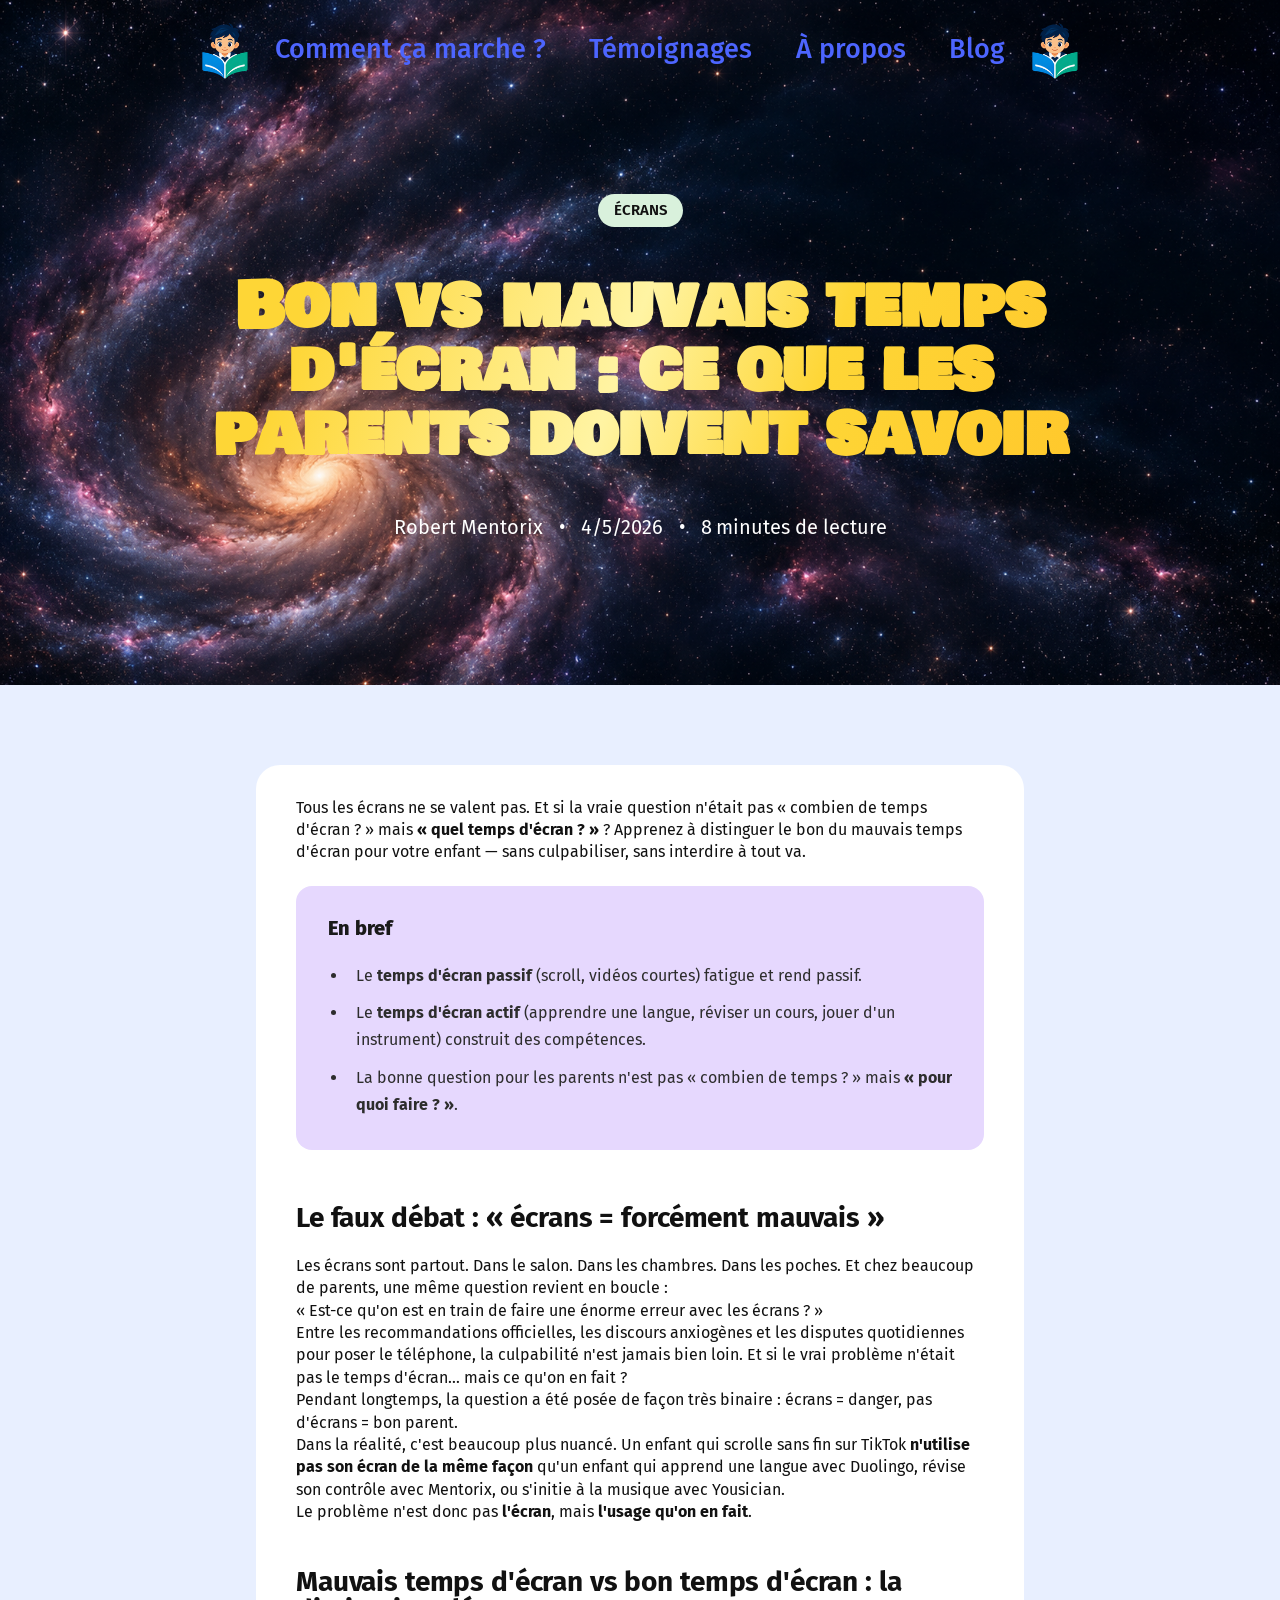
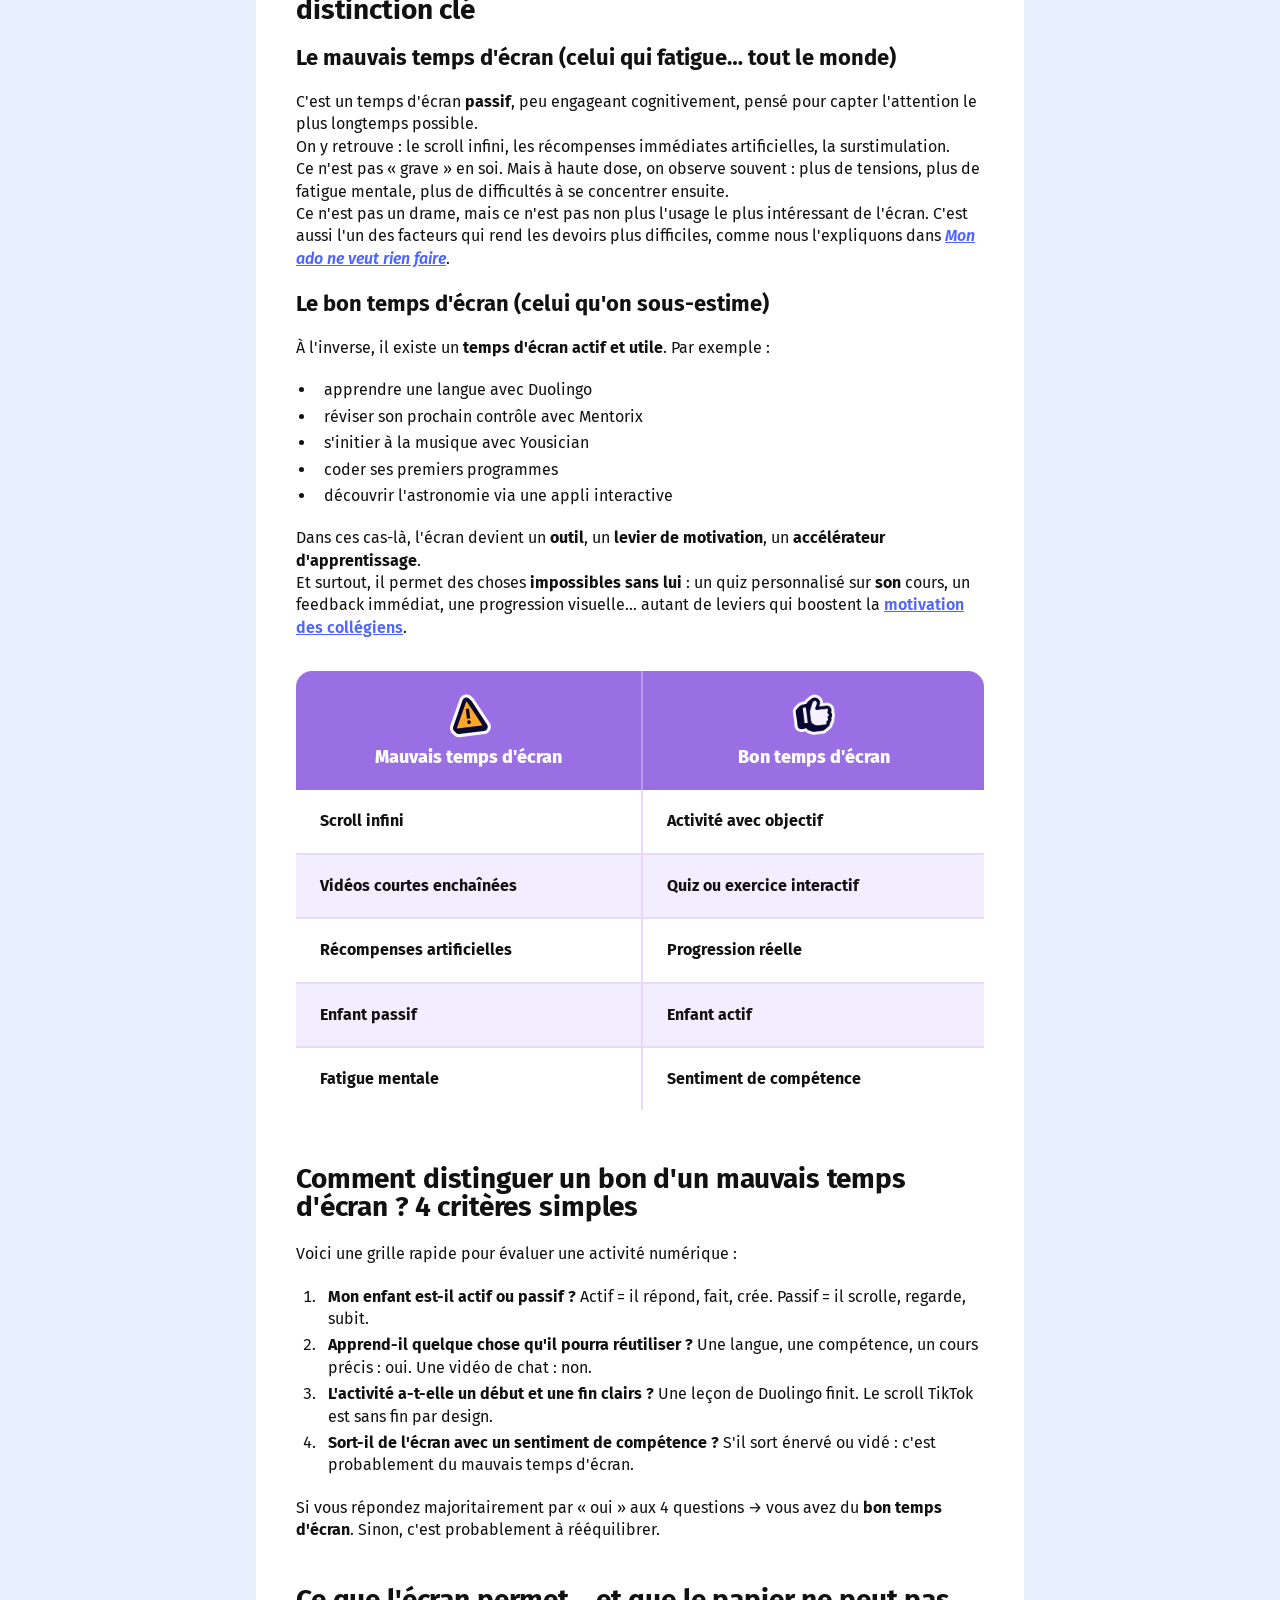
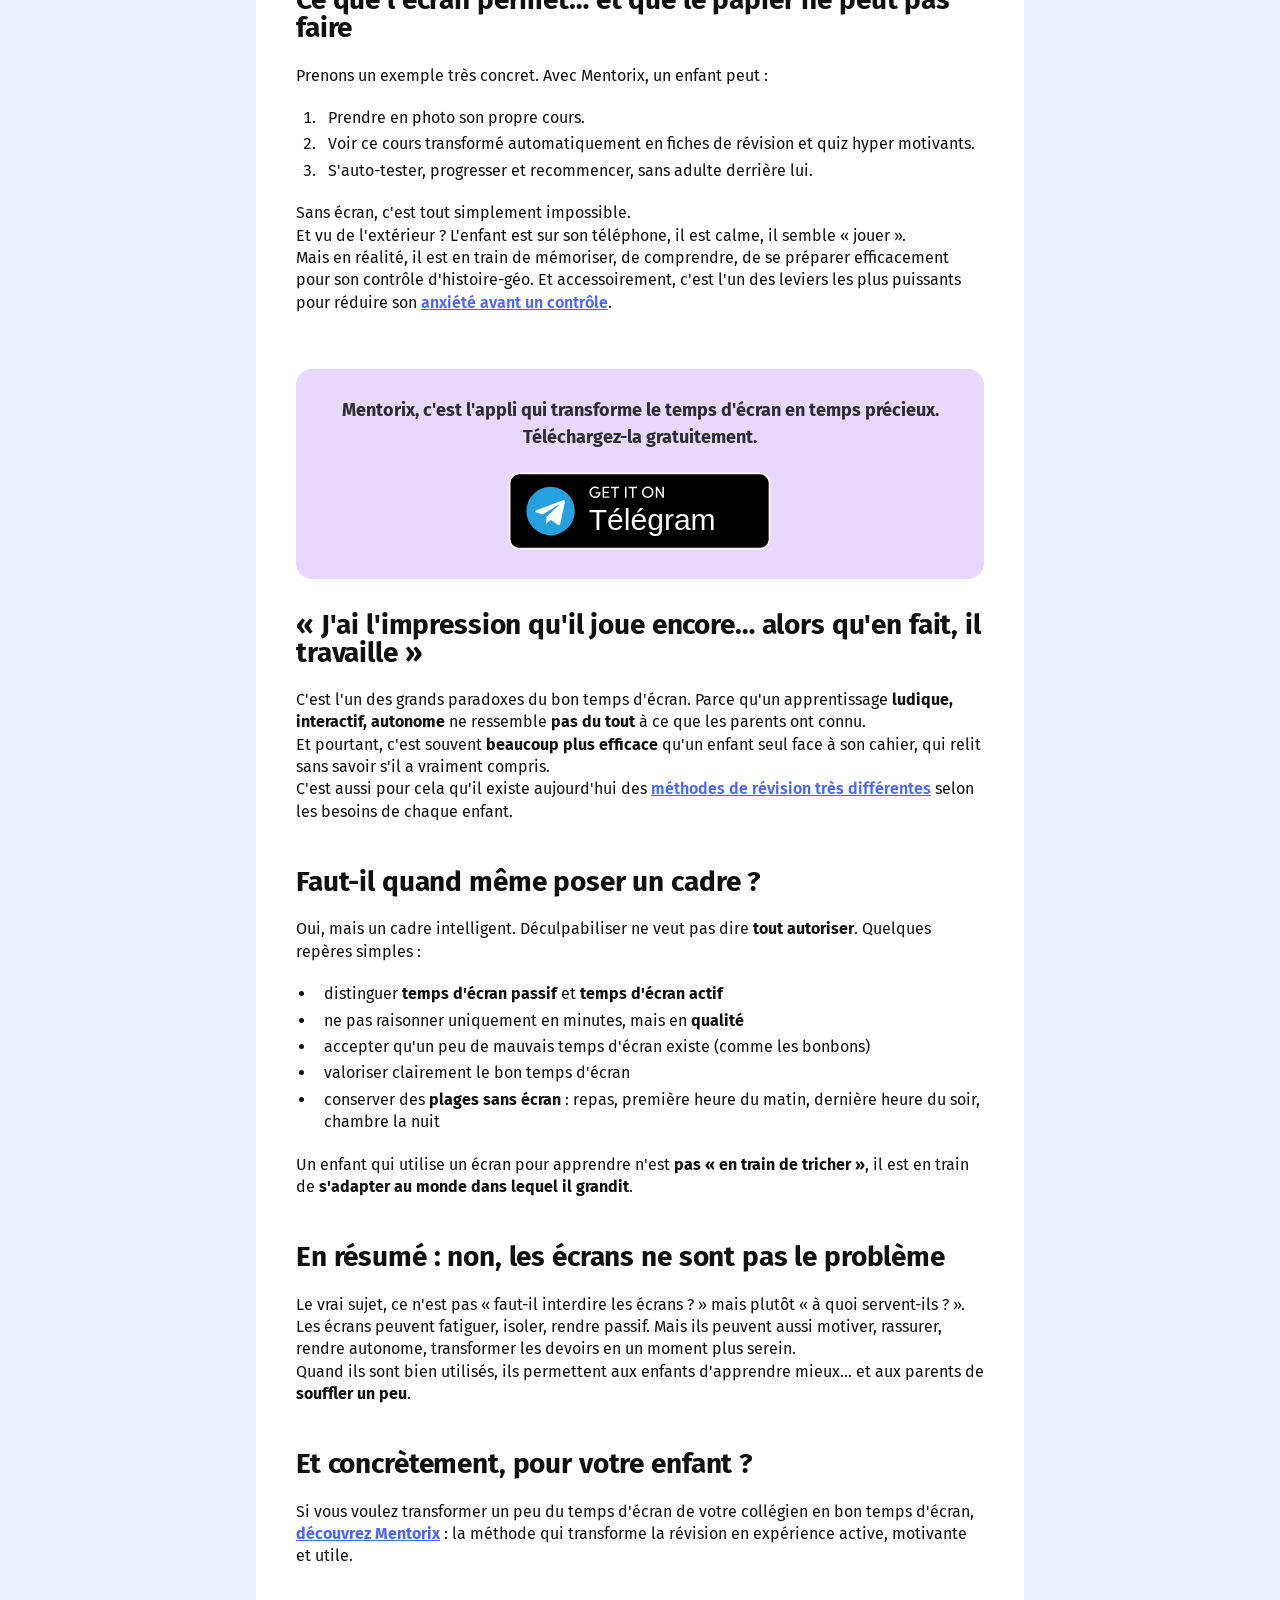
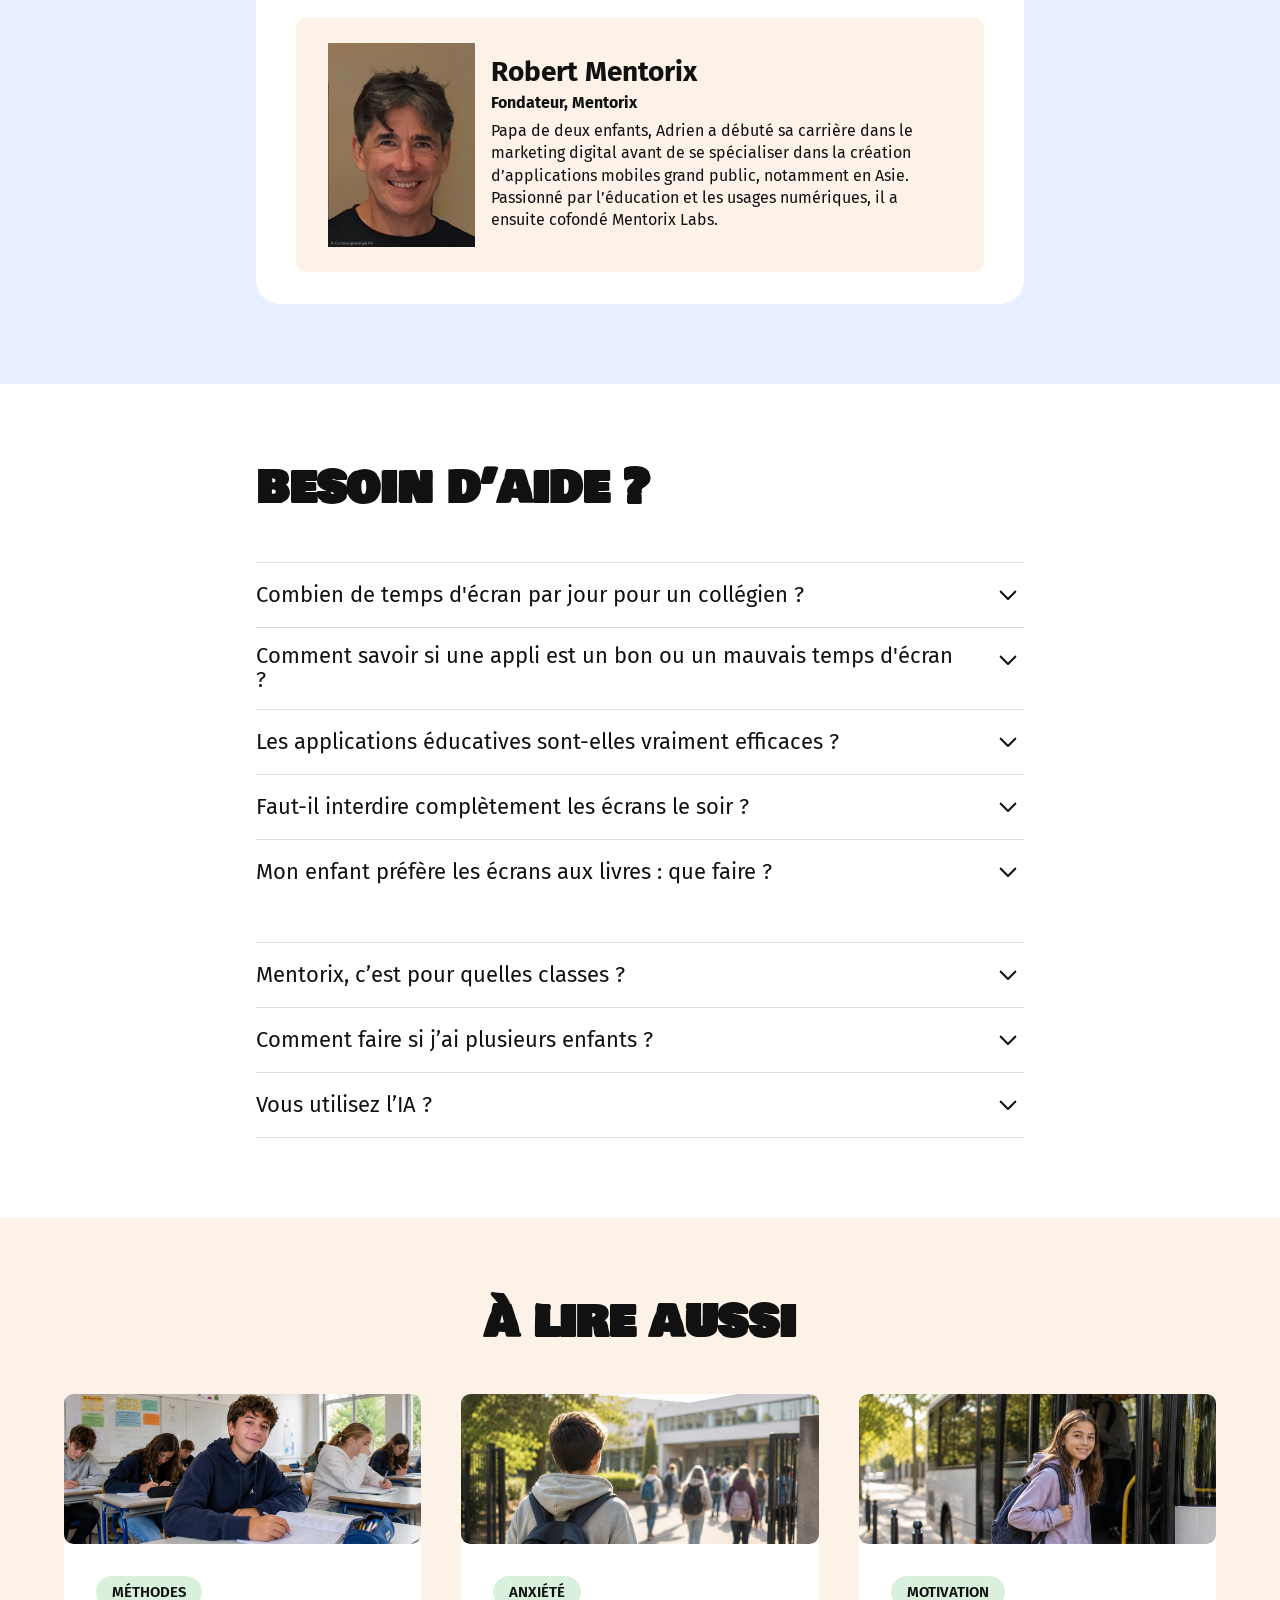
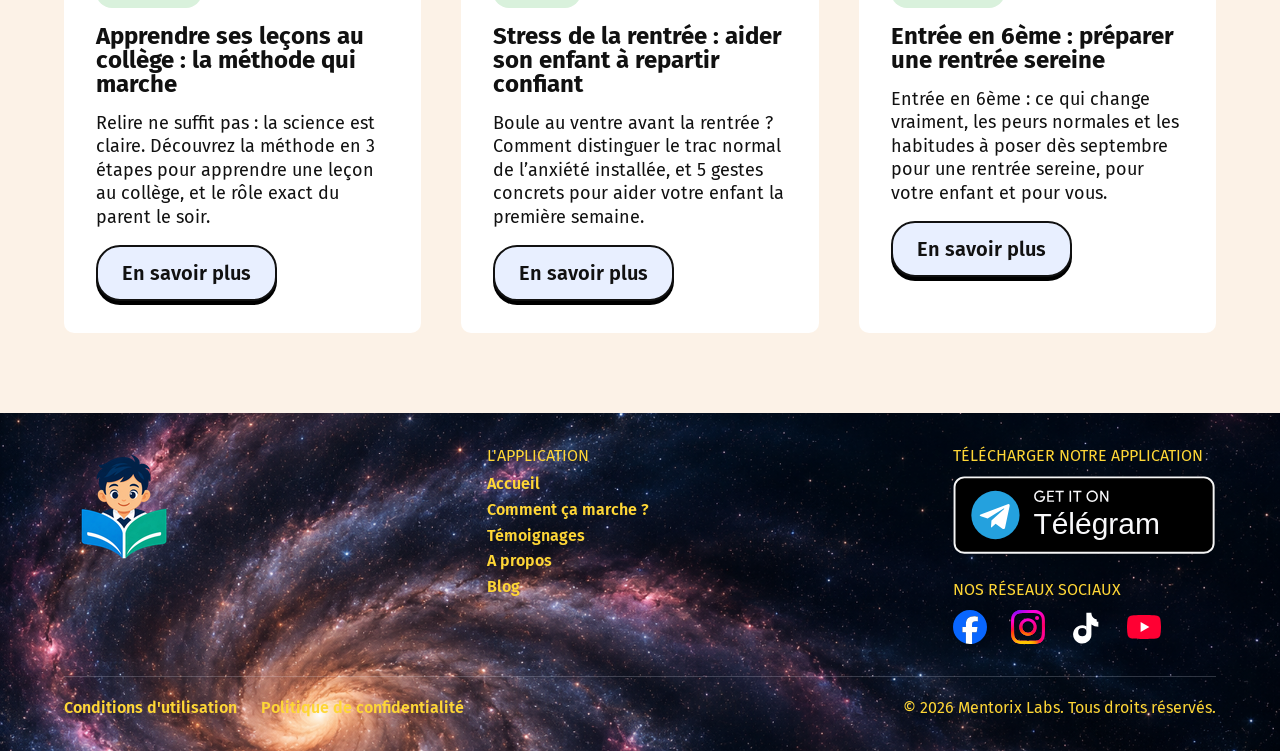
<file: blog/bon-temps-ecran-enfant/index.html>
<!DOCTYPE html>
<!-- Last Published: Thu Oct 22 2026 09:07:51 GMT+0000 (Coordinated Universal Time) --><html data-wf-collection="69f8b8f13dd60d4e1ab9df60" data-wf-domain="www.baobab-labs.com" data-wf-item-slug="bon-temps-ecran-enfant" data-wf-page="69f8b8f13dd60d4e1ab9df66" data-wf-site="67a1f0b250a84c443de5dfe8" lang="fr"><head><meta charset="utf-8"/><link crossorigin="anonymous" href="https://cdn.prod.website-files.com" rel="preconnect"/><title>Bon vs mauvais temps d'écran : ce que les parents doivent savoir</title><meta content="Tous les écrans ne se valent pas. Apprenez à distinguer le bon du mauvais temps d'écran pour vos enfants — sans culpabiliser, sans interdire à tout va." name="description"/><meta content="Bon vs mauvais temps d'écran : ce que les parents doivent savoir" property="og:title"/><meta content="Tous les écrans ne se valent pas. Apprenez à distinguer le bon du mauvais temps d'écran pour vos enfants — sans culpabiliser, sans interdire à tout va." property="og:description"/><meta content="https://cdn.prod.website-files.com/69f8b76430588b4b288c2552/69fb091923bbf44e23886941_OG_Temps_ecran.webp" property="og:image"/><meta content="Bon vs mauvais temps d'écran : ce que les parents doivent savoir" name="twitter:title"/><meta content="Tous les écrans ne se valent pas. Apprenez à distinguer le bon du mauvais temps d'écran pour vos enfants — sans culpabiliser, sans interdire à tout va." name="twitter:description"/><meta content="https://cdn.prod.website-files.com/69f8b76430588b4b288c2552/69fb091923bbf44e23886941_OG_Temps_ecran.webp" name="twitter:image"/><meta content="website" property="og:type"/><meta content="summary_large_image" name="twitter:card"/><meta content="width=device-width, initial-scale=1" name="viewport"/><link crossorigin="anonymous" href="/assets/0aa26cdbda0f-baobab-staging.webflow.shared.a11444e62.min.css" rel="stylesheet" type="text/css"/><link href="https://fonts.googleapis.com" rel="preconnect"/><link crossorigin="anonymous" href="https://fonts.gstatic.com" rel="preconnect"/><script src="/assets/012e56dad079-webfont.js" type="text/javascript"></script><script type="text/javascript">WebFont.load({  google: {    families: ["Montserrat:100,100italic,200,200italic,300,300italic,400,400italic,500,500italic,600,600italic,700,700italic,800,800italic,900,900italic","Bowlby One:300,400,500,600,700","Bowlby One SC:300,400,500,600,700","Fira Sans:300,400,500,600,700"]  }});</script><script type="text/javascript">!function(o,c){var n=c.documentElement,t=" w-mod-";n.className+=t+"js",("ontouchstart"in o||o.DocumentTouch&&c instanceof DocumentTouch)&&(n.className+=t+"touch")}(window,document);</script><link href="/assets/logo-education.png" rel="shortcut icon" type="image/x-icon"/><link href="/assets/logo-education.png" rel="apple-touch-icon"/><link href="https://www.baobab-labs.com/blog/bon-temps-ecran-enfant" rel="canonical"/><script type="application/ld+json">
{
  "@context": "https://schema.org",
  "@type": "BlogPosting",
  "headline": "Bon vs mauvais temps d&#39;écran : comment faire la différence pour son enfant ?",
  "name": "Bon vs mauvais temps d&#39;écran : ce que les parents doivent savoir",
  "description": "Tous les écrans ne se valent pas. La vraie question n&#39;est pas « combien de temps ? » mais « quel temps d&#39;écran ? ». Le guide pour distinguer le bon du mauvais.",
  "url": "https://www.baobab-labs.com/blog/bon-temps-ecran-enfant",
  "image": {
    "@type": "ImageObject",
    "url": "https://cdn.prod.website-files.com/69f8b76430588b4b288c2552/69f9fb9af82d7f7d9f349cf1_Parent_enfant_phone.webp",
    "caption": "Enfant utilisant une application éducative sur tablette dans un environnement familial"
  },
  "datePublished": "2026-05-04T10:00:00.000Z",
  "dateModified": "2026-05-04T10:00:00.000Z",
  "author": {
    "@type": "Person",
    "name": "Robert Mentorix",
    "description": "Papa de deux enfants, Adrien a débuté sa carrière dans le marketing digital avant de se spécialiser dans la création d’applications mobiles grand public, notamment en Asie. Passionné par l’éducation et les usages numériques, il a ensuite cofondé Mentorix Labs.",
    "jobTitle": "Fondateur, Mentorix",
    "image": {
      "@type": "ImageObject",
      "url": "https://cdn.prod.website-files.com/69f8b76430588b4b288c2552/6a05eeb730d84d6b8ea6682e_Adrien-pointillart.webp"
    },
    "sameAs": [
      "https://www.linkedin.com/in/adrienpointillart/"
    ]
  },
  "publisher": {
    "@type": "Organization",
    "name": "Mentorix",
    "logo": {
      "@type": "ImageObject",
      "url": "https://cdn.prod.website-files.com/67a1f0b250a84c443de5dfe8/67a47efcabbb21e35158ef78_Baobab_logo.avif"
    }
  },
  "inLanguage": "fr",
  "keywords": "Écrans"
}
</script><!-- Keep this css code to improve the font quality-->
<style>
  * {
    -webkit-font-smoothing: antialiased;
    -moz-osx-font-smoothing: grayscale;
    -o-font-smoothing: antialiased;
    -webkit-appearance:none;
  }

  .download_component {
    transform: translateY(100%);
    visibility: hidden;
  }
</style>
<!-- JsonLd Global -->
<script type="application/ld+json">
{
  "@context": "https://schema.org",
  "@type": "Organization",
  "name": "Mentorix",
  "description": "Mentorix crée des outils numériques pensés pour les familles, pour aider les collégiens à réviser efficacement grâce à l'IA.",
  "url": "https://www.baobab-labs.com/",
  "logo": {
    "@type": "ImageObject",
    "url": "https://cdn.prod.website-files.com/67a1f0b250a84c443de5dfe8/67a47efcabbb21e35158ef78_Baobab_logo.avif"
  },
  "sameAs": [
    "https://www.linkedin.com/company/baobab-labs/",
    "https://www.instagram.com/baobab.labs/",
    "https://www.facebook.com/BaobabLabs/"
  ]
}
</script>
<script type="application/ld+json">
{
  "@context": "https://schema.org",
  "@type": "WebSite",
  "name": "Mentorix",
  "url": "https://www.baobab-labs.com/"
}
</script>
<!--- GSAP --->
<script src="/assets/cb9c6262bdd7-gsap.min.js"></script>
<script src="/assets/36c29c028158-ScrollTrigger.min.js"></script>
<!-- Google Tag Manager -->
<!-- End Google Tag Manager -->
<style>
.rich-text-block h2 {
  text-transform: none;
  font-size: 1.75rem;
}
.rich-text-block h3 {
  text-transform: none;
  font-size: 1.375rem;
}
</style>
<style>
  html[lang="en"] .section-presse,
  html[lang="pt-BR"] .section-presse,
  html[lang="es"] .section-presse {
    display: none !important;
  }
</style>
<!-- CiteMe AI Tracker -->
<style>
.rich-text-blog h2 {
  font-size: 28px !important;
  line-height: 1.2 !important;
  margin-top: 48px !important;
  margin-bottom: 16px !important;
  font-weight: 600 !important;
}

.rich-text-blog h3 {
  font-size: 24px !important;
  line-height: 1.3 !important;
  margin-top: 32px !important;
  margin-bottom: 12px !important;
  font-weight: 600 !important;
}
</style>
<script async="async" src="https://platform-api.sharethis.com/js/sharethis.js#property=6a01aac47040411e5fe8431c&amp;product=sticky-share-buttons" type="text/javascript"></script>
<link href="https://www.baobab-labs.com/blog/bon-temps-ecran-enfant" hreflang="fr" rel="alternate"/><link href="https://www.baobab-labs.com/en/blog/bon-temps-ecran-enfant" hreflang="en" rel="alternate"/><link href="https://www.baobab-labs.com/pt-br/blog/bon-temps-ecran-enfant" hreflang="pt-br" rel="alternate"/><link href="https://www.baobab-labs.com/es/blog/bon-temps-ecran-enfant" hreflang="es" rel="alternate"/><link href="/assets/mentorix-headers.css" rel="stylesheet"/></head><body><div class="page-wrapper"><div class="navbar_component w-nav" data-animation="default" data-collapse="medium" data-duration="400" data-easing="ease" data-easing2="ease" role="banner"><div class="navbar_container"><a class="navbar_logo-link w-nav-brand" href="/"><img alt="Mentorix" class="navbar_logo" height="100" loading="lazy" src="/assets/logo-education.png" width="100"/></a><nav class="navbar_menu w-nav-menu" role="navigation"><div class="navbar_menu-left"><a class="navbar_link w-nav-link" href="/#comment-ca-marche">Comment ça marche ?</a><a class="navbar_link navbar_menu-left w-nav-link" href="/#temoignages">Témoignages</a><a class="navbar_link w-nav-link" href="/a-propos">À propos</a><a class="navbar_link w-nav-link" href="/blog">Blog</a></div></nav><div class="menu-button w-nav-button"><div class="icon w-icon-nav-menu"></div></div><a class="navbar_logo-link-_mobile w-nav-brand" href="/"><img alt="Mentorix" class="navbar_logo" height="100" loading="lazy" src="/assets/logo-education.png" width="100"/></a></div></div><main class="section_header a-propos-header" id="header"><div class="padding-global"><div class="container-medium"><div class="header_component"><div &quot;https:="" 69f8b76430588b4b288c2552="" 69f9fb9af82d7f7d9f349cf1_parent_enfant_phone.webp&quot;")"="" cdn.prod.website-files.com="" class="hero_blog_item" style="background-image:url("><div class="topic_item_yellow" data-gsap-stagger=""><div class="category_item">Écrans</div></div><h1 class="h1_spe_blog">Bon vs mauvais temps d'écran : ce que les parents doivent savoir</h1><div data-gsap-trigger=""><div class="elements_item_hero_article" data-gsap-stagger=""><div class="benefits_item-text">Robert Mentorix</div><div class="benefits_item-text cache">•</div><div class="benefits_item-text">4/5/2026</div><div class="benefits_item-text cache">•</div><div class="w-layout-hflex reading_time"><div class="benefits_item-text">8</div><div class="benefits_item-text">minutes de lecture</div></div></div></div></div></div></div></div></main><section class="section_content_blog" id="faq"><div class="padding-global padding-section-medium"><div class="container-small"><div class="article_component"><div class="rich-text-block w-richtext"><p>Tous les écrans ne se valent pas. Et si la vraie question n'était pas « combien de temps d'écran ? » mais <strong>« quel temps d'écran ? »</strong> ? Apprenez à distinguer le bon du mauvais temps d'écran pour votre enfant — sans culpabiliser, sans interdire à tout va.</p><p>‍</p><div class="w-embed"><div style="background:#E6D8FE; border-radius:16px; padding:28px 32px; margin:0 0 32px 0; font-family:inherit;">
<p style="font-size:20px; font-weight:800; color:#1A1A1A; margin:0 0 16px 0;">En bref</p>
<ul style="margin:0; padding-left:20px; color:#2D2D2D; font-size:16px; line-height:1.7;">
<li style="margin-bottom:10px;">
      Le <strong>temps d'écran passif</strong> (scroll, vidéos courtes) fatigue et rend passif.
    </li>
<li style="margin-bottom:10px;">
      Le <strong>temps d'écran actif</strong> (apprendre une langue, réviser un cours, jouer d'un instrument) construit des compétences.
    </li>
<li>
      La bonne question pour les parents n'est pas « combien de temps ? » mais <strong>« pour quoi faire ? »</strong>.
    </li>
</ul>
</div></div><p>‍</p><h2>Le faux débat : « écrans = forcément mauvais »</h2><p>‍</p><p>Les écrans sont partout. Dans le salon. Dans les chambres. Dans les poches. Et chez beaucoup de parents, une même question revient en boucle :</p><p>« Est-ce qu'on est en train de faire une énorme erreur avec les écrans ? »</p><p>Entre les recommandations officielles, les discours anxiogènes et les disputes quotidiennes pour poser le téléphone, la culpabilité n'est jamais bien loin. Et si le vrai problème n'était pas le temps d'écran… mais ce qu'on en fait ?</p><p>Pendant longtemps, la question a été posée de façon très binaire : écrans = danger, pas d'écrans = bon parent.</p><p>Dans la réalité, c'est beaucoup plus nuancé. Un enfant qui scrolle sans fin sur TikTok <strong>n'utilise pas son écran de la même façon</strong> qu'un enfant qui apprend une langue avec Duolingo, révise son contrôle avec Mentorix, ou s'initie à la musique avec Yousician.</p><p>Le problème n'est donc pas <strong>l'écran</strong>, mais <strong>l'usage qu'on en fait</strong>.</p><p>‍</p><p>‍</p><h2>Mauvais temps d'écran vs bon temps d'écran : la distinction clé</h2><p>‍</p><h3>Le mauvais temps d'écran (celui qui fatigue… tout le monde)</h3><p>‍</p><p>C'est un temps d'écran <strong>passif</strong>, peu engageant cognitivement, pensé pour capter l'attention le plus longtemps possible.</p><p>On y retrouve : le scroll infini, les récompenses immédiates artificielles, la surstimulation.</p><p>Ce n'est pas « grave » en soi. Mais à haute dose, on observe souvent : plus de tensions, plus de fatigue mentale, plus de difficultés à se concentrer ensuite.</p><p>Ce n'est pas un drame, mais ce n'est pas non plus l'usage le plus intéressant de l'écran. C'est aussi l'un des facteurs qui rend les devoirs plus difficiles, comme nous l'expliquons dans <a href="/blog/ado-ne-veut-rien-faire"><em>Mon ado ne veut rien faire</em></a>.</p><p>‍</p><h3>Le bon temps d'écran (celui qu'on sous-estime)</h3><p>‍</p><p>À l'inverse, il existe un <strong>temps d'écran actif et utile</strong>. Par exemple :</p><ul role="list"><li>apprendre une langue avec Duolingo</li><li>réviser son prochain contrôle avec Mentorix</li><li>s'initier à la musique avec Yousician</li><li>coder ses premiers programmes</li><li>découvrir l'astronomie via une appli interactive</li></ul><p>Dans ces cas-là, l'écran devient un <strong>outil</strong>, un <strong>levier de motivation</strong>, un <strong>accélérateur d'apprentissage</strong>.</p><p>Et surtout, il permet des choses <strong>impossibles sans lui</strong> : un quiz personnalisé sur <strong>son</strong> cours, un feedback immédiat, une progression visuelle… autant de leviers qui boostent la <a href="/blog/motiver-collegien-devoirs">motivation des collégiens</a>.</p><div class="w-embed"><table style="width:100%; border-collapse:collapse; font-family:inherit; margin:32px 0; border-radius:16px; overflow:hidden;">
<thead>
<tr style="background:#9B6FE4;">
<th style="padding:20px 24px; text-align:center; border-right:2px solid rgba(255,255,255,0.3);">
<div style="margin-bottom:6px;">
<img alt="Warning" src="/assets/ae73c5fdde0e-69fda3c79cbdf84d16fd05dc_Warning.svg" style="width:48px; height:48px; object-fit:contain;"/>
</div>
<div style="color:white; font-size:18px; font-weight:800;">Mauvais temps d'écran</div>
</th>
<th style="padding:20px 24px; text-align:center;">
<div style="margin-bottom:6px;">
<img alt="Pouce" src="/assets/877150acc104-69fda3c9995f71e1306d9f49_pouce.png" style="width:48px; height:48px; object-fit:contain;"/>
</div>
<div style="color:white; font-size:18px; font-weight:800;">Bon temps d'écran</div>
</th>
</tr>
</thead>
<tbody>
<tr style="background:#ffffff;">
<td style="padding:20px 24px; font-weight:700; font-size:16px; border-right:2px solid #E6D8FE; border-bottom:2px solid #E6D8FE;">Scroll infini</td>
<td style="padding:20px 24px; font-weight:700; font-size:16px; border-bottom:2px solid #E6D8FE;">Activité avec objectif</td>
</tr>
<tr style="background:#F3EEFF;">
<td style="padding:20px 24px; font-weight:700; font-size:16px; border-right:2px solid #E6D8FE; border-bottom:2px solid #E6D8FE;">Vidéos courtes enchaînées</td>
<td style="padding:20px 24px; font-weight:700; font-size:16px; border-bottom:2px solid #E6D8FE;">Quiz ou exercice interactif</td>
</tr>
<tr style="background:#ffffff;">
<td style="padding:20px 24px; font-weight:700; font-size:16px; border-right:2px solid #E6D8FE; border-bottom:2px solid #E6D8FE;">Récompenses artificielles</td>
<td style="padding:20px 24px; font-weight:700; font-size:16px; border-bottom:2px solid #E6D8FE;">Progression réelle</td>
</tr>
<tr style="background:#F3EEFF;">
<td style="padding:20px 24px; font-weight:700; font-size:16px; border-right:2px solid #E6D8FE; border-bottom:2px solid #E6D8FE;">Enfant passif</td>
<td style="padding:20px 24px; font-weight:700; font-size:16px; border-bottom:2px solid #E6D8FE;">Enfant actif</td>
</tr>
<tr style="background:#ffffff;">
<td style="padding:20px 24px; font-weight:700; font-size:16px; border-right:2px solid #E6D8FE;">Fatigue mentale</td>
<td style="padding:20px 24px; font-weight:700; font-size:16px;">Sentiment de compétence</td>
</tr>
</tbody>
</table></div><p>‍</p><h2>Comment distinguer un bon d'un mauvais temps d'écran ? 4 critères simples</h2><p>‍</p><p>Voici une grille rapide pour évaluer une activité numérique :</p><ol role="list"><li><strong>Mon enfant est-il actif ou passif ?</strong> Actif = il répond, fait, crée. Passif = il scrolle, regarde, subit.</li><li><strong>Apprend-il quelque chose qu'il pourra réutiliser ?</strong> Une langue, une compétence, un cours précis : oui. Une vidéo de chat : non.</li><li><strong>L'activité a-t-elle un début et une fin clairs ?</strong> Une leçon de Duolingo finit. Le scroll TikTok est sans fin par design.</li><li><strong>Sort-il de l'écran avec un sentiment de compétence ?</strong> S'il sort énervé ou vidé : c'est probablement du mauvais temps d'écran.</li></ol><p>Si vous répondez majoritairement par « oui » aux 4 questions → vous avez du <strong>bon temps d'écran</strong>. Sinon, c'est probablement à rééquilibrer.</p><p>‍</p><p>‍</p><h2>Ce que l'écran permet… et que le papier ne peut pas faire</h2><p>‍</p><p>Prenons un exemple très concret. Avec Mentorix, un enfant peut :</p><ol role="list"><li>Prendre en photo son propre cours.</li><li>Voir ce cours transformé automatiquement en fiches de révision et quiz hyper motivants.</li><li>S'auto-tester, progresser et recommencer, sans adulte derrière lui.</li></ol><p>Sans écran, c'est tout simplement impossible.</p><p>Et vu de l'extérieur ? L'enfant est sur son téléphone, il est calme, il semble « jouer ».</p><p>Mais en réalité, il est en train de mémoriser, de comprendre, de se préparer efficacement pour son contrôle d'histoire-géo. Et accessoirement, c'est l'un des leviers les plus puissants pour réduire son <a href="/blog/anxiete-scolaire-college">anxiété avant un contrôle</a>.</p><p>‍</p><div class="w-embed w-script"><div style="background:#E6D8FE; border-radius:16px; padding:28px 24px; margin:32px 0; text-align:center; font-family:inherit;">
<p style="font-size:18px; color:#2D2D2D; margin:0 0 20px 0; line-height:1.5; font-weight:700;">
    Mentorix, c'est l'appli qui transforme le temps d'écran en temps précieux. Téléchargez-la gratuitement.
  </p>
<div style="display:flex; gap:16px; justify-content:center; flex-wrap:wrap; align-items:center;">
<a class="badge_component w-inline-block" href="https://intelos-01.tailb936aa.ts.net/education/inscription" target="_blank" rel="noopener noreferrer"><img alt="Accéder à Mentorix sur Telegram" class="badge_image footer" height="48" loading="lazy" src="/assets/mentorix-telegram-badge.svg" width="158"/></a>
</div>
</div>
</div><h2>« J'ai l'impression qu'il joue encore… alors qu'en fait, il travaille »</h2><p>‍</p><p>C'est l'un des grands paradoxes du bon temps d'écran. Parce qu'un apprentissage <strong>ludique, interactif, autonome</strong> ne ressemble <strong>pas du tout</strong> à ce que les parents ont connu.</p><p>Et pourtant, c'est souvent <strong>beaucoup plus efficace</strong> qu'un enfant seul face à son cahier, qui relit sans savoir s'il a vraiment compris.</p><p>C'est aussi pour cela qu'il existe aujourd'hui des <a href="/blog/comparatif-applications-revision-college">méthodes de révision très différentes</a> selon les besoins de chaque enfant.</p><p>‍</p><p>‍</p><h2>Faut-il quand même poser un cadre ?</h2><p>‍</p><p>Oui, mais un cadre intelligent. Déculpabiliser ne veut pas dire <strong>tout autoriser</strong>. Quelques repères simples :</p><ul role="list"><li>distinguer <strong>temps d'écran passif</strong> et <strong>temps d'écran actif</strong></li><li>ne pas raisonner uniquement en minutes, mais en <strong>qualité</strong></li><li>accepter qu'un peu de mauvais temps d'écran existe (comme les bonbons)</li><li>valoriser clairement le bon temps d'écran</li><li>conserver des <strong>plages sans écran</strong> : repas, première heure du matin, dernière heure du soir, chambre la nuit</li></ul><p>Un enfant qui utilise un écran pour apprendre n'est <strong>pas « en train de tricher »</strong>, il est en train de <strong>s'adapter au monde dans lequel il grandit</strong>.</p><p>‍</p><p>‍</p><h2>En résumé : non, les écrans ne sont pas le problème</h2><p>‍</p><p>Le vrai sujet, ce n'est pas « faut-il interdire les écrans ? » mais plutôt « à quoi servent-ils ? ».</p><p>Les écrans peuvent fatiguer, isoler, rendre passif. Mais ils peuvent aussi motiver, rassurer, rendre autonome, transformer les devoirs en un moment plus serein.</p><p>Quand ils sont bien utilisés, ils permettent aux enfants d'apprendre mieux… et aux parents de <strong>souffler un peu</strong>.</p><p>‍</p><p>‍</p><h2>Et concrètement, pour votre enfant ?</h2><p>‍</p><p>Si vous voulez transformer un peu du temps d'écran de votre collégien en bon temps d'écran, <a href="/"><strong>découvrez Mentorix</strong></a> : la méthode qui transforme la révision en expérience active, motivante et utile.</p></div><div class="authors_component"><img alt="Robert Mentorix" class="image_author" loading="lazy" src="/assets/fondateur-photo.jpeg"/><div class="w-layout-vflex text_author"><div class="name-author-linkedin"><div class="heading-style-h4">Robert Mentorix</div></div><div class="text-weight-bold">Fondateur, Mentorix</div><p>Papa de deux enfants, Adrien a débuté sa carrière dans le marketing digital avant de se spécialiser dans la création d’applications mobiles grand public, notamment en Asie. Passionné par l’éducation et les usages numériques, il a ensuite cofondé Mentorix Labs.</p></div></div></div></div></div></section><section class="section_faq" id="faq"><div class="padding-global padding-section-medium"><div class="container-small"><div class="faq_component"><h2 class="faq_heading">besoin d’aide ?</h2><div class="w-dyn-list"><div class="w-dyn-items" role="list"><div class="w-dyn-item" role="listitem"><div class="faq_accordion" itemprop="mainEntity" itemscope="itemscope" itemtype="https://schema.org/Question"><div class="faq_question" data-w-id="e771d481-14a8-009a-782a-b0e90d494363"><div class="text-block" itemprop="name">Combien de temps d'écran par jour pour un collégien ?</div><div class="faq_icon-wrapper"><div class="icon-embed-small w-embed"><svg fill="none" height="100%" viewbox="0 0 32 32" width="100%" xmlns="http://www.w3.org/2000/svg">
<path clip-rule="evenodd" d="M16.5303 20.8839C16.2374 21.1768 15.7626 21.1768 15.4697 20.8839L7.82318 13.2374C7.53029 12.9445 7.53029 12.4697 7.82318 12.1768L8.17674 11.8232C8.46963 11.5303 8.9445 11.5303 9.2374 11.8232L16 18.5858L22.7626 11.8232C23.0555 11.5303 23.5303 11.5303 23.8232 11.8232L24.1768 12.1768C24.4697 12.4697 24.4697 12.9445 24.1768 13.2374L16.5303 20.8839Z" fill="currentColor" fill-rule="evenodd"></path>
</svg></div></div></div><div class="faq_answer" itemprop="acceptedAnswer" itemscope="itemscope" itemtype="https://schema.org/Answer"><div class="text-rich-text w-richtext" itemprop="text"><p>Les recommandations officielles tournent autour de 1h30 à 2h par jour pour les loisirs numériques. Mais le critère le plus pertinent reste la <strong>qualité</strong> : 1h de bon temps d'écran (apprentissage actif) est plus précieuse qu'1h de scroll passif.</p></div><div class="spacer-small"></div></div></div></div><div class="w-dyn-item" role="listitem"><div class="faq_accordion" itemprop="mainEntity" itemscope="itemscope" itemtype="https://schema.org/Question"><div class="faq_question" data-w-id="e771d481-14a8-009a-782a-b0e90d494363"><div class="text-block" itemprop="name">Comment savoir si une appli est un bon ou un mauvais temps d'écran ?</div><div class="faq_icon-wrapper"><div class="icon-embed-small w-embed"><svg fill="none" height="100%" viewbox="0 0 32 32" width="100%" xmlns="http://www.w3.org/2000/svg">
<path clip-rule="evenodd" d="M16.5303 20.8839C16.2374 21.1768 15.7626 21.1768 15.4697 20.8839L7.82318 13.2374C7.53029 12.9445 7.53029 12.4697 7.82318 12.1768L8.17674 11.8232C8.46963 11.5303 8.9445 11.5303 9.2374 11.8232L16 18.5858L22.7626 11.8232C23.0555 11.5303 23.5303 11.5303 23.8232 11.8232L24.1768 12.1768C24.4697 12.4697 24.4697 12.9445 24.1768 13.2374L16.5303 20.8839Z" fill="currentColor" fill-rule="evenodd"></path>
</svg></div></div></div><div class="faq_answer" itemprop="acceptedAnswer" itemscope="itemscope" itemtype="https://schema.org/Answer"><div class="text-rich-text w-richtext" itemprop="text"><p>Quatre critères rapides : (1) mon enfant est-il actif ? (2) apprend-il quelque chose de réutilisable ? (3) l'activité a-t-elle un début et une fin ? (4) en sort-il avec un sentiment de compétence ? Si oui aux 4, c'est du bon temps d'écran.</p></div><div class="spacer-small"></div></div></div></div><div class="w-dyn-item" role="listitem"><div class="faq_accordion" itemprop="mainEntity" itemscope="itemscope" itemtype="https://schema.org/Question"><div class="faq_question" data-w-id="e771d481-14a8-009a-782a-b0e90d494363"><div class="text-block" itemprop="name">Les applications éducatives sont-elles vraiment efficaces ?</div><div class="faq_icon-wrapper"><div class="icon-embed-small w-embed"><svg fill="none" height="100%" viewbox="0 0 32 32" width="100%" xmlns="http://www.w3.org/2000/svg">
<path clip-rule="evenodd" d="M16.5303 20.8839C16.2374 21.1768 15.7626 21.1768 15.4697 20.8839L7.82318 13.2374C7.53029 12.9445 7.53029 12.4697 7.82318 12.1768L8.17674 11.8232C8.46963 11.5303 8.9445 11.5303 9.2374 11.8232L16 18.5858L22.7626 11.8232C23.0555 11.5303 23.5303 11.5303 23.8232 11.8232L24.1768 12.1768C24.4697 12.4697 24.4697 12.9445 24.1768 13.2374L16.5303 20.8839Z" fill="currentColor" fill-rule="evenodd"></path>
</svg></div></div></div><div class="faq_answer" itemprop="acceptedAnswer" itemscope="itemscope" itemtype="https://schema.org/Answer"><div class="text-rich-text w-richtext" itemprop="text"><p>Oui, quand elles s'appuient sur les principes pédagogiques solides : apprentissage actif, feedback immédiat, progression personnalisée. Une appli comme Mentorix, qui part du <strong>cours réel</strong> de l'enfant, montre des résultats rapides en termes de confiance et de préparation aux contrôles.</p></div><div class="spacer-small"></div></div></div></div><div class="w-dyn-item" role="listitem"><div class="faq_accordion" itemprop="mainEntity" itemscope="itemscope" itemtype="https://schema.org/Question"><div class="faq_question" data-w-id="e771d481-14a8-009a-782a-b0e90d494363"><div class="text-block" itemprop="name">Faut-il interdire complètement les écrans le soir ?</div><div class="faq_icon-wrapper"><div class="icon-embed-small w-embed"><svg fill="none" height="100%" viewbox="0 0 32 32" width="100%" xmlns="http://www.w3.org/2000/svg">
<path clip-rule="evenodd" d="M16.5303 20.8839C16.2374 21.1768 15.7626 21.1768 15.4697 20.8839L7.82318 13.2374C7.53029 12.9445 7.53029 12.4697 7.82318 12.1768L8.17674 11.8232C8.46963 11.5303 8.9445 11.5303 9.2374 11.8232L16 18.5858L22.7626 11.8232C23.0555 11.5303 23.5303 11.5303 23.8232 11.8232L24.1768 12.1768C24.4697 12.4697 24.4697 12.9445 24.1768 13.2374L16.5303 20.8839Z" fill="currentColor" fill-rule="evenodd"></path>
</svg></div></div></div><div class="faq_answer" itemprop="acceptedAnswer" itemscope="itemscope" itemtype="https://schema.org/Answer"><div class="text-rich-text w-richtext" itemprop="text"><p>La lumière bleue et la stimulation visuelle nuisent au sommeil. Conserver une <strong>dernière heure sans écran</strong> avant le coucher est une règle simple et efficace, même pour le bon temps d'écran.</p></div><div class="spacer-small"></div></div></div></div><div class="w-dyn-item" role="listitem"><div class="faq_accordion" itemprop="mainEntity" itemscope="itemscope" itemtype="https://schema.org/Question"><div class="faq_question" data-w-id="e771d481-14a8-009a-782a-b0e90d494363"><div class="text-block" itemprop="name">Mon enfant préfère les écrans aux livres : que faire ?</div><div class="faq_icon-wrapper"><div class="icon-embed-small w-embed"><svg fill="none" height="100%" viewbox="0 0 32 32" width="100%" xmlns="http://www.w3.org/2000/svg">
<path clip-rule="evenodd" d="M16.5303 20.8839C16.2374 21.1768 15.7626 21.1768 15.4697 20.8839L7.82318 13.2374C7.53029 12.9445 7.53029 12.4697 7.82318 12.1768L8.17674 11.8232C8.46963 11.5303 8.9445 11.5303 9.2374 11.8232L16 18.5858L22.7626 11.8232C23.0555 11.5303 23.5303 11.5303 23.8232 11.8232L24.1768 12.1768C24.4697 12.4697 24.4697 12.9445 24.1768 13.2374L16.5303 20.8839Z" fill="currentColor" fill-rule="evenodd"></path>
</svg></div></div></div><div class="faq_answer" itemprop="acceptedAnswer" itemscope="itemscope" itemtype="https://schema.org/Answer"><div class="text-rich-text w-richtext" itemprop="text"><p>Ce n'est pas une opposition. Un enfant peut réviser sur Mentorix, jouer à Brawl Stars… <em>et</em> lire des livres. Le tout est de <strong>proposer</strong> activement les alternatives sans les imposer en bloc, et de valoriser le temps off-screen plutôt que de diaboliser le temps on-screen.</p></div><div class="spacer-small"></div></div></div></div></div></div><div class="faq_list"><div class="faq_accordion" itemprop="mainEntity" itemscope="itemscope" itemtype="https://schema.org/Question"><div class="faq_question" data-w-id="e771d481-14a8-009a-782a-b0e90d494363"><div class="text-block" itemprop="name">Mentorix, c’est pour quelles classes ?</div><div class="faq_icon-wrapper"><div class="icon-embed-small w-embed"><svg fill="none" height="100%" viewbox="0 0 32 32" width="100%" xmlns="http://www.w3.org/2000/svg">
<path clip-rule="evenodd" d="M16.5303 20.8839C16.2374 21.1768 15.7626 21.1768 15.4697 20.8839L7.82318 13.2374C7.53029 12.9445 7.53029 12.4697 7.82318 12.1768L8.17674 11.8232C8.46963 11.5303 8.9445 11.5303 9.2374 11.8232L16 18.5858L22.7626 11.8232C23.0555 11.5303 23.5303 11.5303 23.8232 11.8232L24.1768 12.1768C24.4697 12.4697 24.4697 12.9445 24.1768 13.2374L16.5303 20.8839Z" fill="currentColor" fill-rule="evenodd"></path>
</svg></div></div></div><div class="faq_answer" itemprop="acceptedAnswer" itemscope="itemscope" itemtype="https://schema.org/Answer"><div class="text-rich-text w-richtext" itemprop="text"><p>Mentorix est pensé pour les collégiens, mais comme l’application s’adapte aux cours de chaque enfant, elle fonctionne aussi dès le CM2 et jusqu’au lycée.</p><p>L’IA analyse les leçons pour proposer des révisions adaptées à chaque niveau.<br/></p></div><div class="spacer-small"></div></div></div><div class="faq_accordion" itemprop="mainEntity" itemscope="itemscope" itemtype="https://schema.org/Question"><div class="faq_question" data-w-id="e771d481-14a8-009a-782a-b0e90d494363"><div class="text-block" itemprop="name">Comment faire si j’ai plusieurs enfants ?</div><div class="faq_icon-wrapper"><div class="icon-embed-small w-embed"><svg fill="none" height="100%" viewbox="0 0 32 32" width="100%" xmlns="http://www.w3.org/2000/svg">
<path clip-rule="evenodd" d="M16.5303 20.8839C16.2374 21.1768 15.7626 21.1768 15.4697 20.8839L7.82318 13.2374C7.53029 12.9445 7.53029 12.4697 7.82318 12.1768L8.17674 11.8232C8.46963 11.5303 8.9445 11.5303 9.2374 11.8232L16 18.5858L22.7626 11.8232C23.0555 11.5303 23.5303 11.5303 23.8232 11.8232L24.1768 12.1768C24.4697 12.4697 24.4697 12.9445 24.1768 13.2374L16.5303 20.8839Z" fill="currentColor" fill-rule="evenodd"></path>
</svg></div></div></div><div class="faq_answer" itemprop="acceptedAnswer" itemscope="itemscope" itemtype="https://schema.org/Answer"><div class="text-rich-text w-richtext" itemprop="text"><p>Avec un seul abonnement, vous pouvez ajouter jusqu’à 3 enfants.</p><p>Chacun aura son propre compte et pourra utiliser Mentorix sur son téléphone, avec des révisions adaptées à son niveau et à ses leçons.<br/></p></div><div class="spacer-small"></div></div></div><div class="faq_accordion" itemprop="mainEntity" itemscope="itemscope" itemtype="https://schema.org/Question"><div class="faq_question" data-w-id="e771d481-14a8-009a-782a-b0e90d494363"><div class="text-block" itemprop="name">Vous utilisez l’IA ?</div><div class="faq_icon-wrapper"><div class="icon-embed-small w-embed"><svg fill="none" height="100%" viewbox="0 0 32 32" width="100%" xmlns="http://www.w3.org/2000/svg">
<path clip-rule="evenodd" d="M16.5303 20.8839C16.2374 21.1768 15.7626 21.1768 15.4697 20.8839L7.82318 13.2374C7.53029 12.9445 7.53029 12.4697 7.82318 12.1768L8.17674 11.8232C8.46963 11.5303 8.9445 11.5303 9.2374 11.8232L16 18.5858L22.7626 11.8232C23.0555 11.5303 23.5303 11.5303 23.8232 11.8232L24.1768 12.1768C24.4697 12.4697 24.4697 12.9445 24.1768 13.2374L16.5303 20.8839Z" fill="currentColor" fill-rule="evenodd"></path>
</svg></div></div></div><div class="faq_answer" itemprop="acceptedAnswer" itemscope="itemscope" itemtype="https://schema.org/Answer"><div class="text-rich-text w-richtext" itemprop="text"><p>Oui ! L’IA de Mentorix analyse la leçon de votre enfant pour générer des fiches de révision et des quiz sur mesure.</p><p>L’objectif : l’aider à apprendre plus efficacement, sans perdre de temps sur des contenus inutiles.<br/></p></div><div class="spacer-small"></div></div></div></div></div></div></div></section><section class="section_others_articles" id="temoignages"><div class="padding-global padding-section-medium"><div class="container-large"><div class="testimonial_component"><h2 class="others_article_heading">à lire aussi</h2><div class="w-dyn-list"><div class="testimonial_wrapper w-dyn-items" role="list"><div class="article-item w-dyn-item" role="listitem"><a class="link-block-blog w-inline-block" href="/blog/apprendre-ses-lecons-au-college"></a><div class="article-image-header"><img alt="" class="image-article-header" loading="lazy" sizes="100vw" src="/assets/3f8b7dcac964-6a8466636dfd657277148d45_Apprendre-au-colle-ge_OG.webp" srcset="/assets/3c4711d0ba56-6a8466636dfd657277148d45_Apprendre-au-colle-ge_OG-p-500.webp 500w, /assets/4ee36215ab78-6a8466636dfd657277148d45_Apprendre-au-colle-ge_OG-p-800.webp 800w, /assets/0327fddd8650-6a8466636dfd657277148d45_Apprendre-au-colle-ge_OG-p-1080.webp 1080w, /assets/3f8b7dcac964-6a8466636dfd657277148d45_Apprendre-au-colle-ge_OG.webp 1260w"/></div><div class="article-item-body"><div class="topic_item_yellow" data-gsap-stagger=""><div class="category_item">Méthodes</div></div><div class="testimonial_item-heading">Apprendre ses leçons au collège : la méthode qui marche</div><p class="testimonial_item-text">Relire ne suffit pas : la science est claire. Découvrez la méthode en 3 étapes pour apprendre une leçon au collège, et le rôle exact du parent le soir.</p><a class="button_article w-button" href="/blog/apprendre-ses-lecons-au-college">En savoir plus</a></div></div><div class="article-item w-dyn-item" role="listitem"><a class="link-block-blog w-inline-block" href="/blog/stress-de-la-rentree"></a><div class="article-image-header"><img alt="" class="image-article-header" loading="lazy" sizes="100vw" src="/assets/50fe94e7fd47-6a84843fd0a730a8002c5e16_stress_rentree_OG.webp" srcset="/assets/f6ff864b47da-6a84843fd0a730a8002c5e16_stress_rentree_OG-p-500.webp 500w, /assets/e9923f6666ca-6a84843fd0a730a8002c5e16_stress_rentree_OG-p-800.webp 800w, /assets/8ce5a2d48944-6a84843fd0a730a8002c5e16_stress_rentree_OG-p-1080.webp 1080w, /assets/50fe94e7fd47-6a84843fd0a730a8002c5e16_stress_rentree_OG.webp 1260w"/></div><div class="article-item-body"><div class="topic_item_yellow" data-gsap-stagger=""><div class="category_item">Anxiété</div></div><div class="testimonial_item-heading">Stress de la rentrée : aider son enfant à repartir confiant</div><p class="testimonial_item-text">Boule au ventre avant la rentrée ? Comment distinguer le trac normal de l’anxiété installée, et 5 gestes concrets pour aider votre enfant la première semaine.</p><a class="button_article w-button" href="/blog/stress-de-la-rentree">En savoir plus</a></div></div><div class="article-item w-dyn-item" role="listitem"><a class="link-block-blog w-inline-block" href="/blog/entree-en-6eme"></a><div class="article-image-header"><img alt="" class="image-article-header" loading="lazy" sizes="100vw" src="/assets/e7cfb55f6ffc-6a8491844a06e828d7971515_entree6eme_OG.webp" srcset="/assets/da3ece6b18d4-6a8491844a06e828d7971515_entree6eme_OG-p-500.webp 500w, /assets/2b64dbbfb29a-6a8491844a06e828d7971515_entree6eme_OG-p-800.webp 800w, /assets/76ff16d69e71-6a8491844a06e828d7971515_entree6eme_OG-p-1080.webp 1080w, /assets/e7cfb55f6ffc-6a8491844a06e828d7971515_entree6eme_OG.webp 1260w"/></div><div class="article-item-body"><div class="topic_item_yellow" data-gsap-stagger=""><div class="category_item">Motivation</div></div><div class="testimonial_item-heading">Entrée en 6ème : préparer une rentrée sereine</div><p class="testimonial_item-text">Entrée en 6ème : ce qui change vraiment, les peurs normales et les habitudes à poser dès septembre pour une rentrée sereine, pour votre enfant et pour vous.</p><a class="button_article w-button" href="/blog/entree-en-6eme">En savoir plus</a></div></div></div></div></div></div></div></section><div class="code-embed-cache w-embed w-script"><script type="application/ld+json">
{
  "@context": "https://schema.org",
  "@type": "BreadcrumbList",
  "itemListElement": [
    {
      "@type": "ListItem",
      "position": 1,
      "name": "Accueil",
      "item": "https://www.baobab-labs.com"
    },
    {
      "@type": "ListItem",
      "position": 2,
      "name": "Blog",
      "item": "https://www.baobab-labs.com/blog"
    },
    {
      "@type": "ListItem",
      "position": 3,
      "name": "Bon vs mauvais temps d&#39;écran : ce que les parents doivent savoir",
      "item": "https://www.baobab-labs.com/blog/bon-temps-ecran-enfant"
    }
  ]
}
</script></div><footer class="section_footer" id="footer"><div class="padding-global padding-section-small"><div><div class="footer_component"><div class="footer_logo-wrapper"><img alt="Mentorix" class="footer_logo" height="187" loading="lazy" src="/assets/logo-education.png" width="186"/></div><div class="footer_logo-wrapper"><div class="title_content_footer"><p class="text-grey">L'APPLICATION</p><a class="footer_link" href="/">Accueil</a><a class="footer_link" href="/#comment-ca-marche">Comment ça marche ?</a><a class="footer_link" href="/#temoignages">Témoignages</a><a class="footer_link" href="/a-propos">A propos</a><a class="footer_link" href="/blog">Blog</a></div></div><div class="footer_logo-wrapper"><div class="title_content_footer"><p class="text-grey maj">Télécharger notre application</p><div class="header_badge-list"><a class="badge_component w-inline-block" href="https://intelos-01.tailb936aa.ts.net/education/inscription" target="_blank" rel="noopener noreferrer"><img alt="Accéder à Mentorix sur Telegram" class="badge_image footer" height="48" loading="lazy" src="/assets/mentorix-telegram-badge.svg" width="158"/></a></div></div><div class="title_content_footer"><p class="text-grey maj">Nos réseaux sociaux</p><div class="social-media-wrapper"><a href="http://localhost:8767/application/"><img width="34" height="34" alt="logo facebook" loading="lazy" src="/assets/facebook-brand-color.svg"/></a><a href="http://localhost:8767/application/"><img width="34" height="34" alt="logo instagram" loading="lazy" src="/assets/instagram-brand-gradient.svg"/></a><a href="http://localhost:8767/application/"><img width="34" height="34" alt="logo TikTok" loading="lazy" src="/assets/tiktok.svg"/></a><a href="http://localhost:8767/application/"><img width="34" height="34" alt="logo YouTube" loading="lazy" src="/assets/youtube-brand-color.svg"/></a></div></div></div></div><div class="line"></div><div class="footer_link-list"><div class="footer_link-list"><a class="footer_link" href="/conditions-dutilisation">Conditions d'utilisation</a><a class="footer_link" href="/politique-de-confidentialite">Politique de confidentialité</a></div><p class="text-grey">© 2026 Mentorix Labs. Tous droits réservés.</p></div></div></div><div class="flowappz-cookie-consent-hide-popup-5" flowappz-cookie-consent-container="true"><div class="flowappz-cookie-consent-popup-22 flowappz-hide-popup" flowappz-cookie-popup="true"><div class="flowappz-consent-popup-content--temp6-2"><div class="flowappz-cookie-popup-content-paragraph-38"><img alt="" class="image-4" loading="lazy" src="/assets/c1b71bd1744d-69b1819e17d07f1b0f33fee4_surface2701.png"/><p class="paragraph-71">Notre site web utilise des cookies. En continuant à naviguer, vous acceptez l’utilisation de cookies comme indiqué dans notre politique de confidentialité.</p></div><div class="flowappz-cookie-popup-btn-wrapper-19"><div class="flowappz-cookie-consent-accept-btn-container"><a class="flowappz-cookie-accept-button-36 w-button" flowappz-cookie-command="accept-all" href="#">Accepter</a></div><a class="flowappz-cookie-reject-button-32 w-button" flowappz-cookie-command="reject-all" href="#">Refuser</a><div class="flowappz-cookie-settings-close-btn-19" flowappz-cookie-command="close-cookie-popup"><svg class="svg-4" fill="none" viewbox="0 0 34 34" width="100%" xmlns="http://www.w3.org/2000/svg"><path class="path-4" clip-rule="evenodd" d="M17.7071 16.0867L22.922 10.8718L23.8059 11.7557L18.591 16.9706L23.8059 22.1855L22.922 23.0694L17.7071 17.8545L12.4922 23.0694L11.6083 22.1855L16.8232 16.9706L11.6083 11.7557L12.4922 10.8718L17.7071 16.0867Z" fill="currentColor" fill-rule="evenodd"></path></svg></div></div><div class="flowappz-cookie-consent-code w-embed"><style>

/* This will hide elements with .your-body-class if .wf-doc is not on the <html> element */
html:not(.wf-doc) .flowappz-hide-popup {
    display: none;
}
.w--redirected-checked{
	background-size:11px;
}


[custom-scrollbar="true"]::-webkit-scrollbar {
  width: 10px;
  height: 10px;
}

[custom-scrollbar="true"]::-webkit-scrollbar-track {
  background-color: #f2f2f2;
  border-radius: 6px;
}

[custom-scrollbar="true"]::-webkit-scrollbar-thumb {
  background-color: #141414;
  border-radius: 6px;
  border: 2px solid #f0f0f0;
}


</style></div></div></div></div></footer></div><script crossorigin="anonymous" integrity="sha256-9/aliU8dGd2tb6OSsuzixeV4y/faTqgFtohetphbbj0=" src="/assets/07c276a95e6b-jquery-3.5.1.min.dc5e7f18c8.js" type="text/javascript"></script><script crossorigin="anonymous" integrity="sha384-4abIlA5/v7XaW1HMXKBgnUuhnjBYJ/Z9C1OSg4OhmVw9O3QeHJ/qJqFBERCDPv7G" src="/assets/90f441470f83-webflow.schunk.36b8fb49256177c8.js" type="text/javascript"></script><script crossorigin="anonymous" integrity="sha384-ZQegXnsurikYbqDKRxe2OfxABK2Dv2w28lpCFO6skM9cJda16KPelgvWiSleZMiR" src="/assets/67bf3a2f4ae2-webflow.schunk.89b94ec63602fdfe.js" type="text/javascript"></script><script crossorigin="anonymous" integrity="sha384-IdEzDJ6Gty2g/jvGmGRX7Ew7p9C+uv7KQ0po/MbXsntu9hyOn7znjdNyAgt9pzHu" src="/assets/2bbb0a0be380-webflow.2b99f136.9449ca71d60ec215.js" type="text/javascript"></script><!--- Handle GSAP stagger --->
<script type="text/javascript">
  var Webflow = Webflow || [];

  Webflow.push(function () {
    gsap.registerPlugin(ScrollTrigger);

    const triggers = document.querySelectorAll('[data-gsap-trigger]');

    triggers.forEach(trigger => {
      const cards = trigger.querySelectorAll('[data-gsap-stagger]');

      gsap.fromTo(cards, {
        scale: 0.7,
        opacity: 0
      }, {
        scale: 1,
        opacity: 1,
        duration: 0.6,
        ease: 'power2.out',
        stagger: 0.15,
        scrollTrigger: {
          trigger: trigger,
          start: 'top bottom-=50px',
          toggleActions: 'play none none none',
          once: true
        }
      });
    });
  });
</script>
<!-- Google Tag Manager (noscript) -->
<!-- End Google Tag Manager (noscript) --></body></html>
</file>
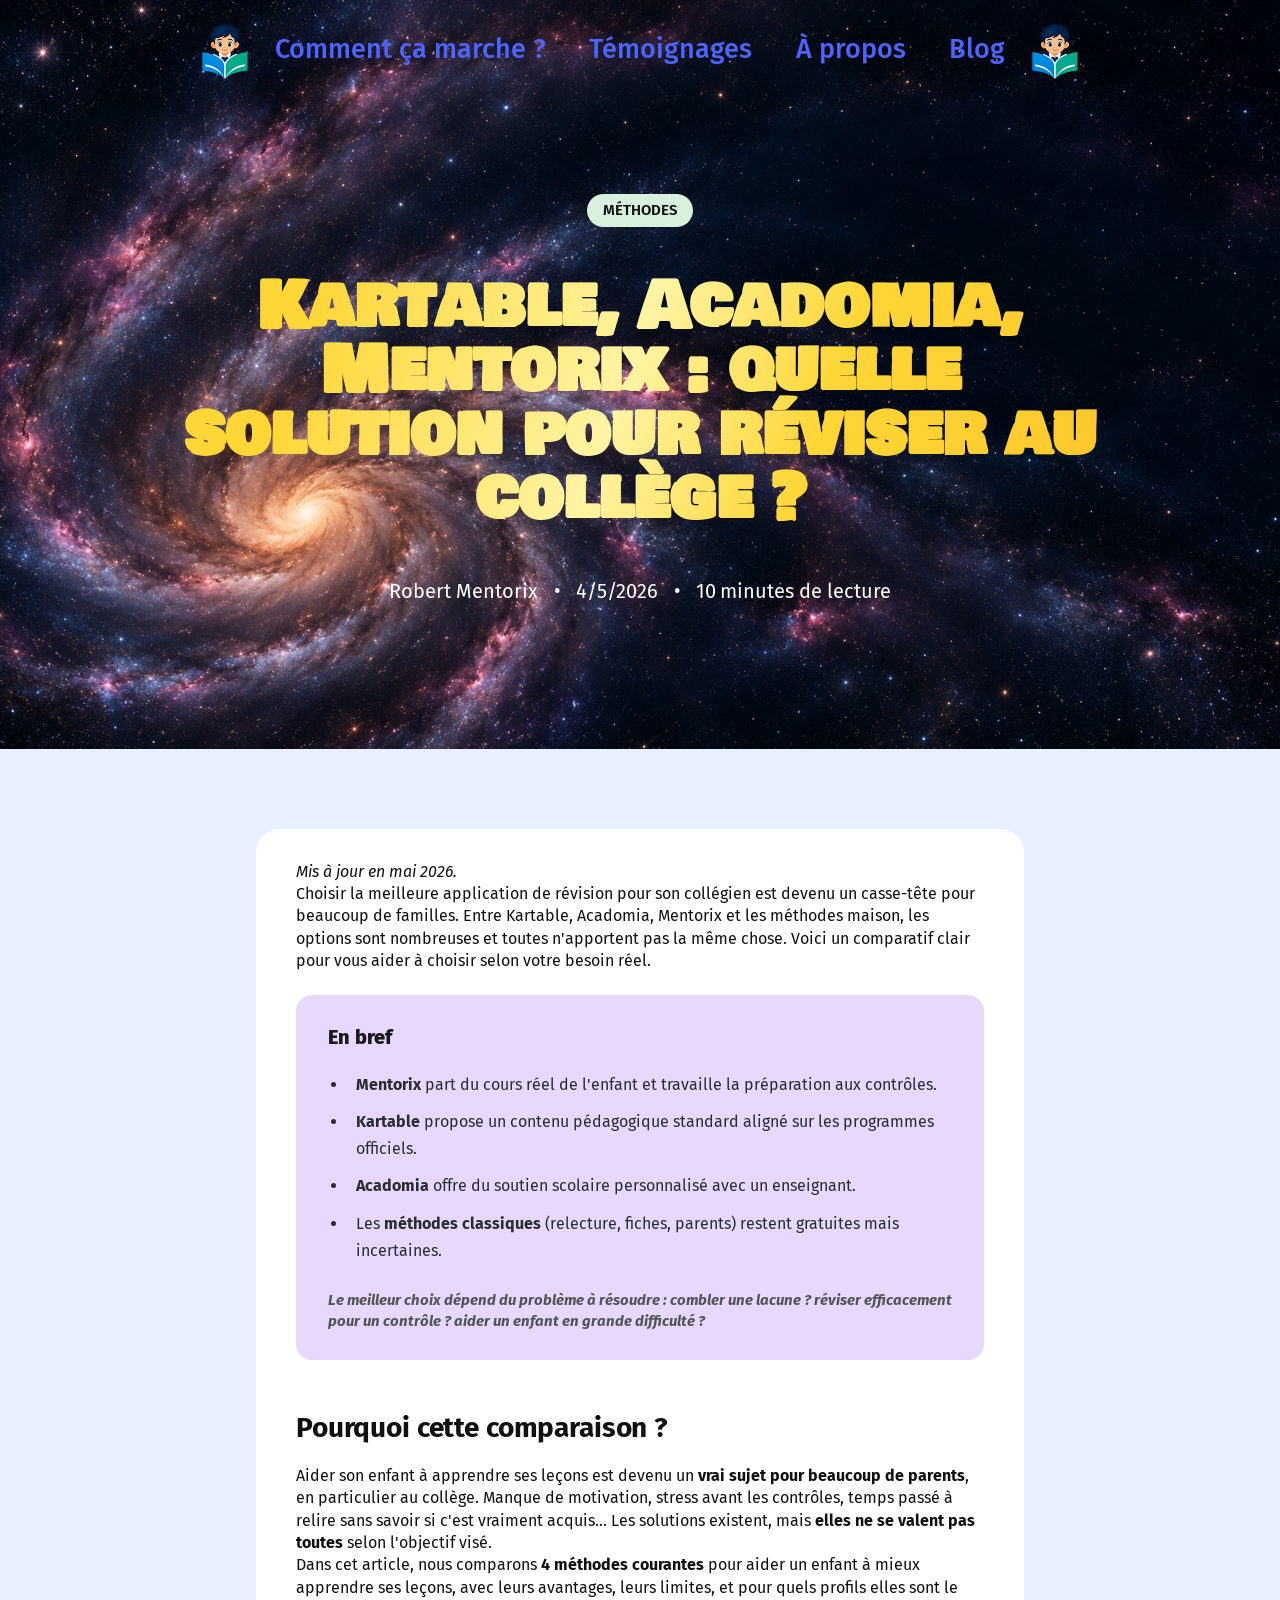
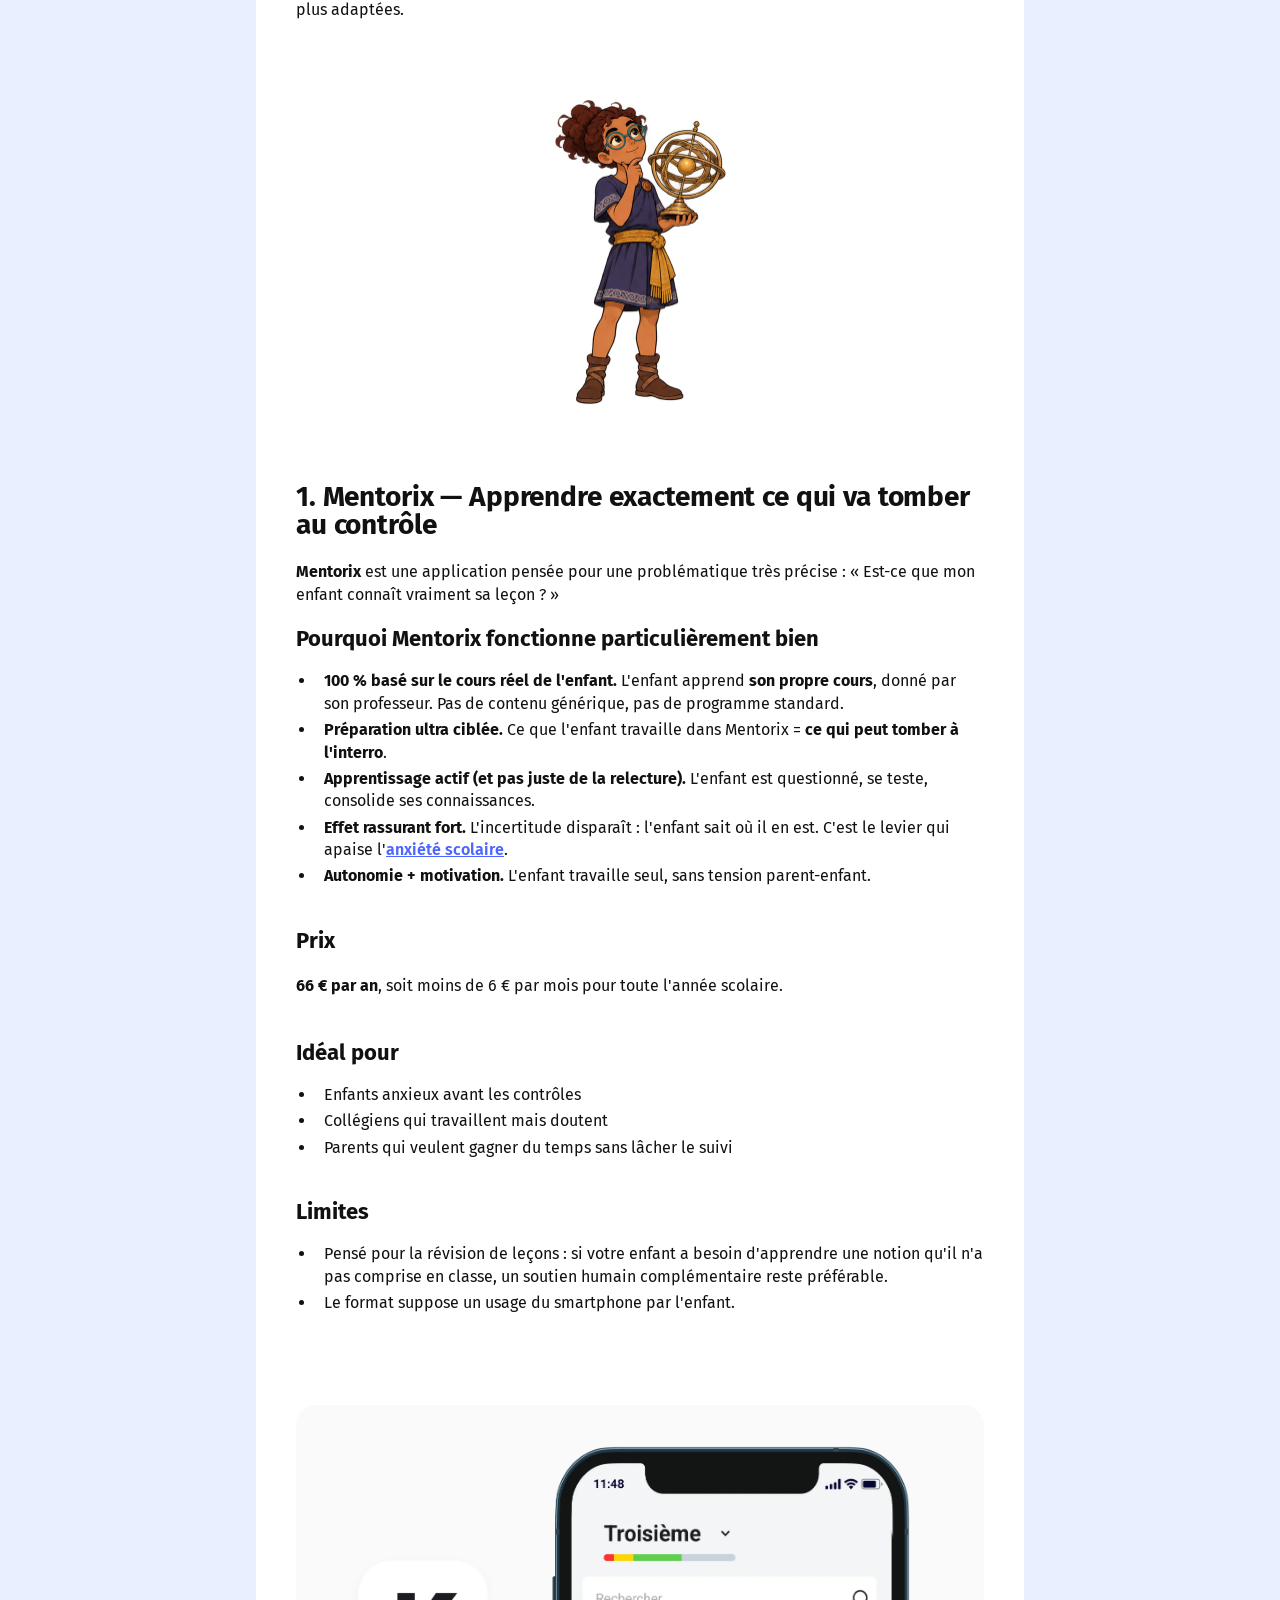
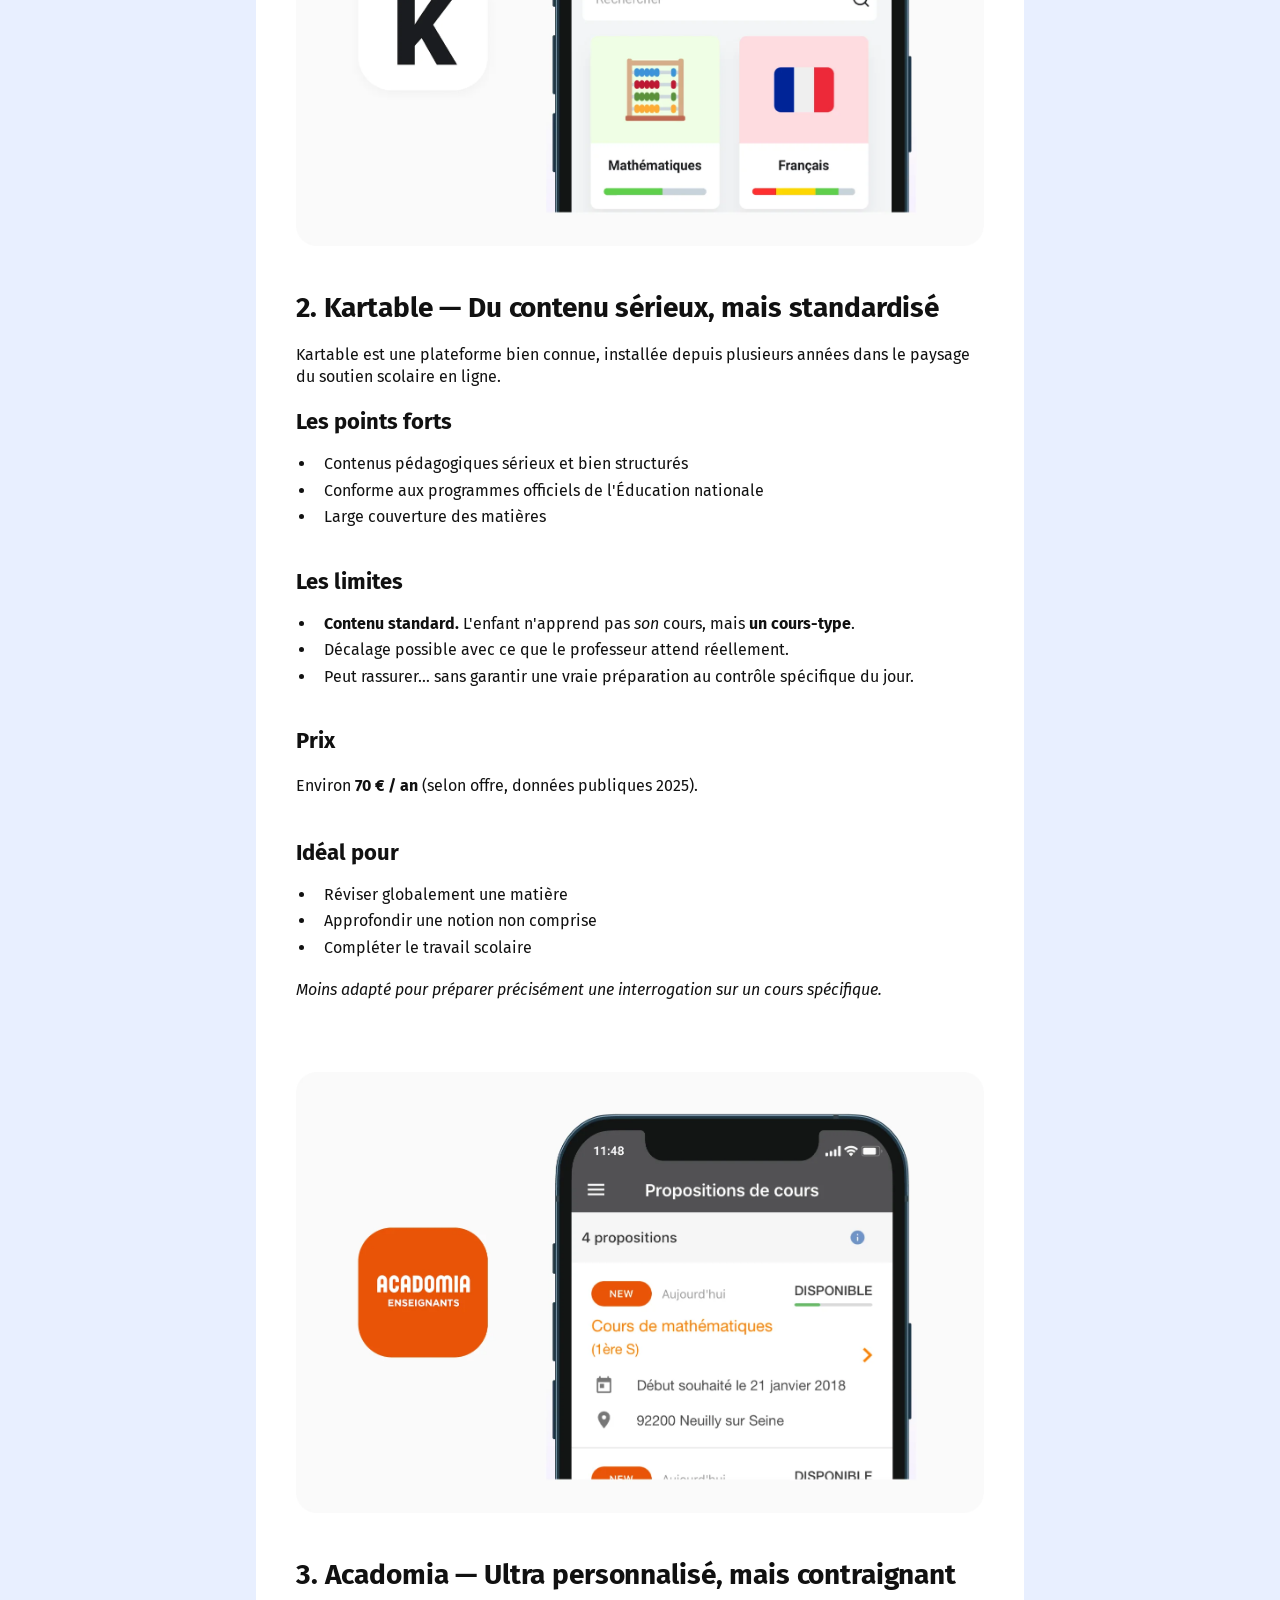
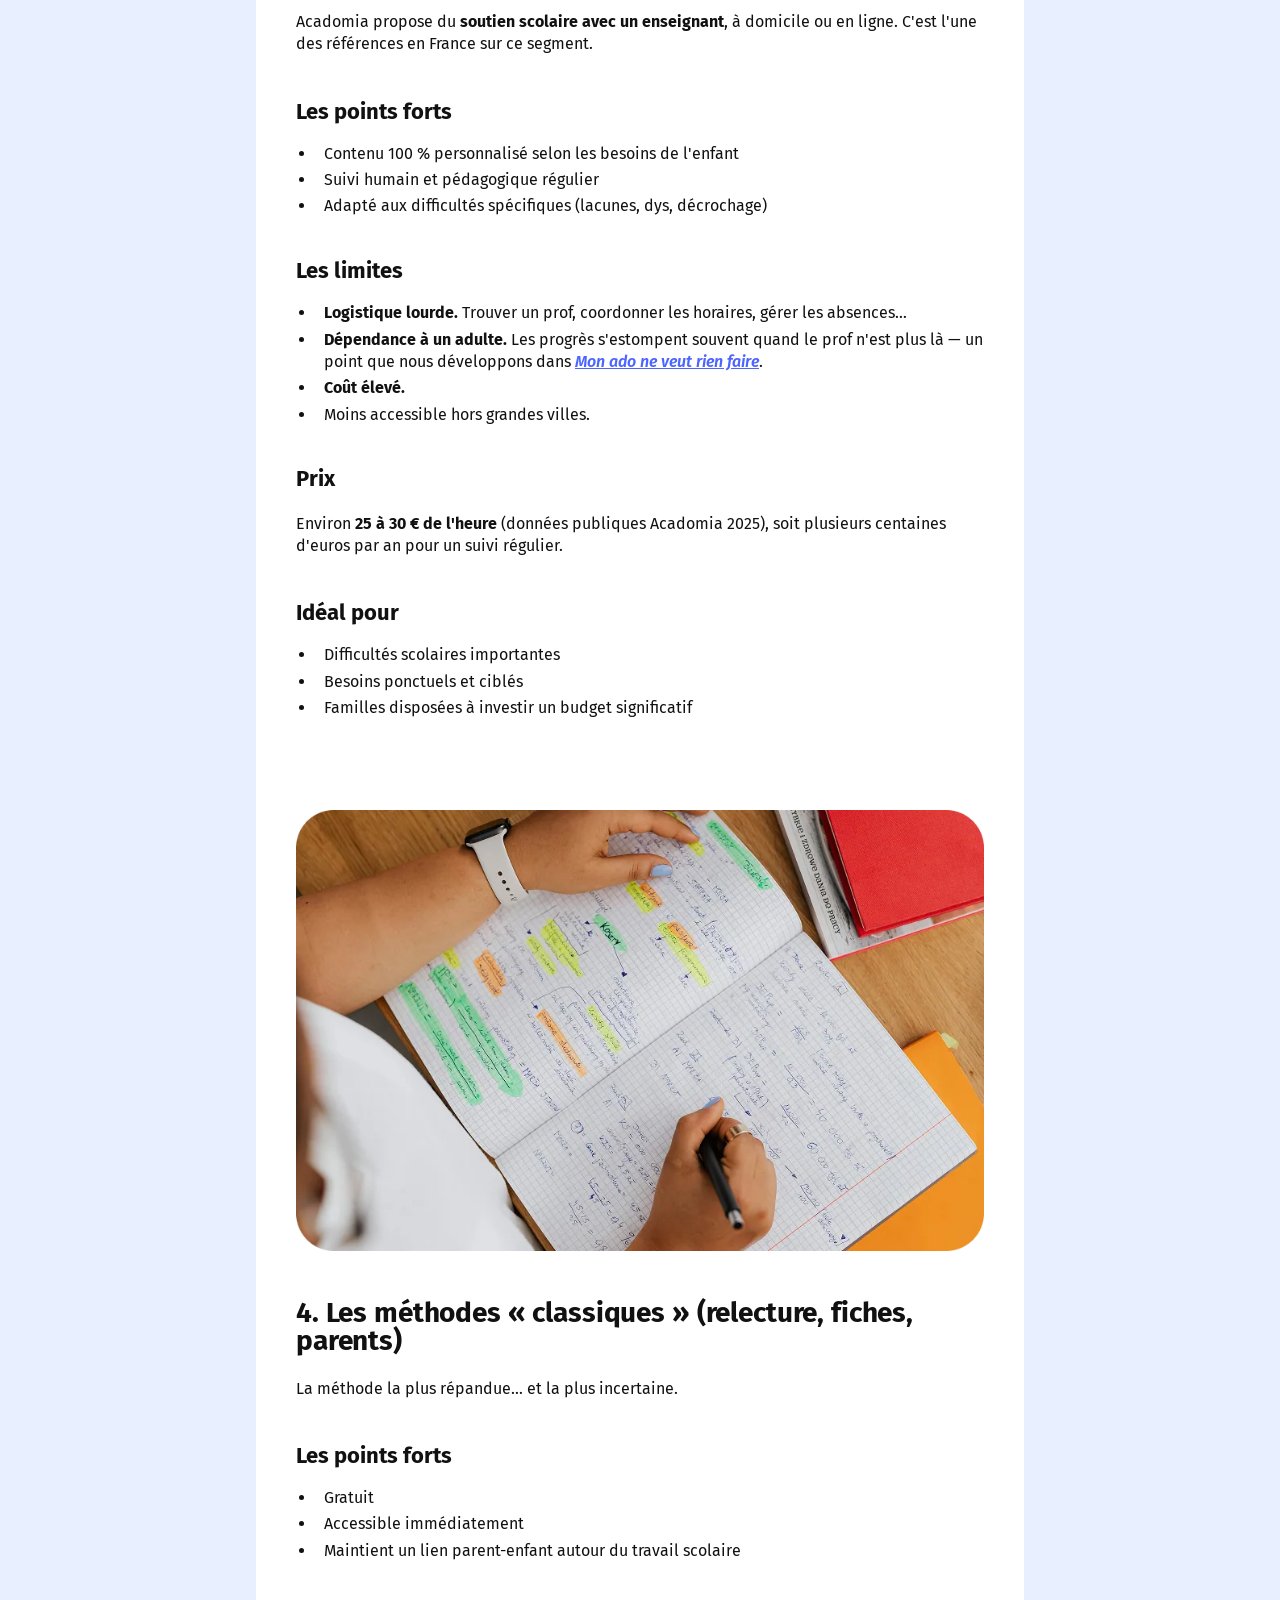
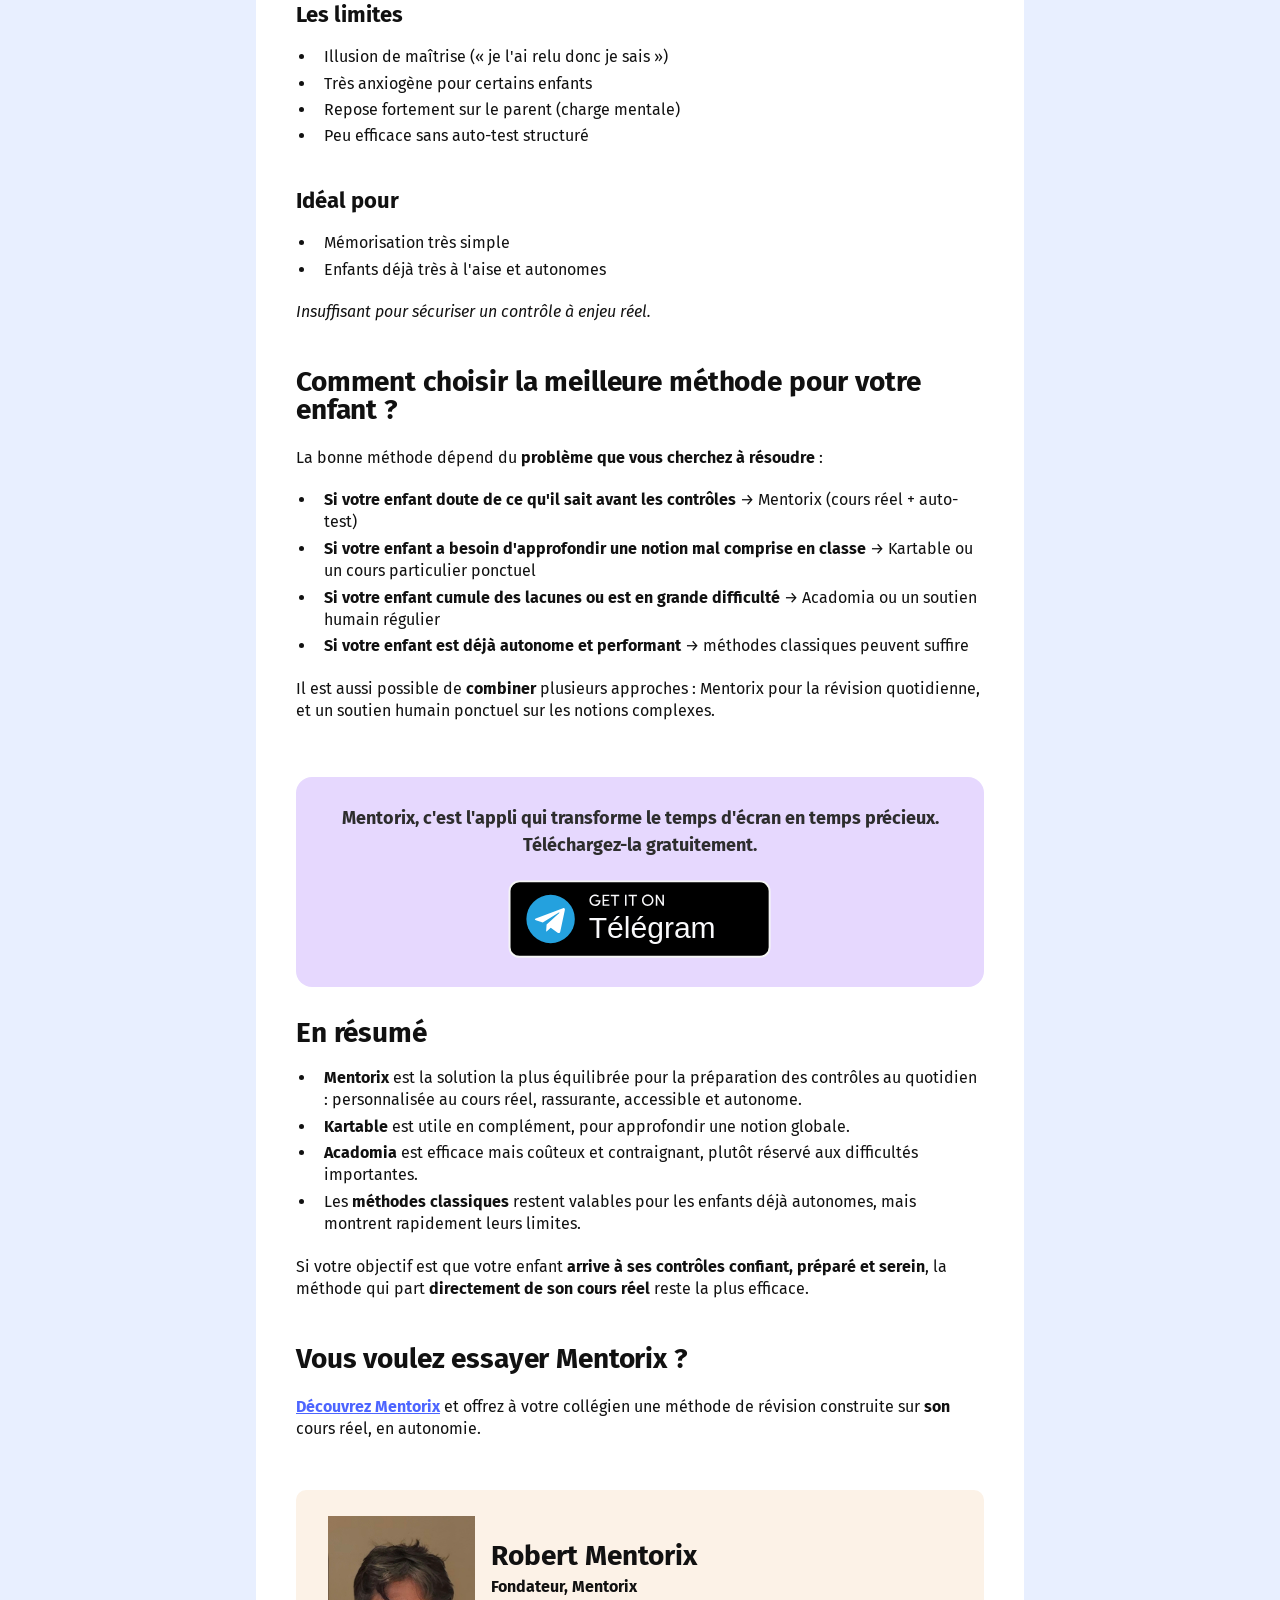
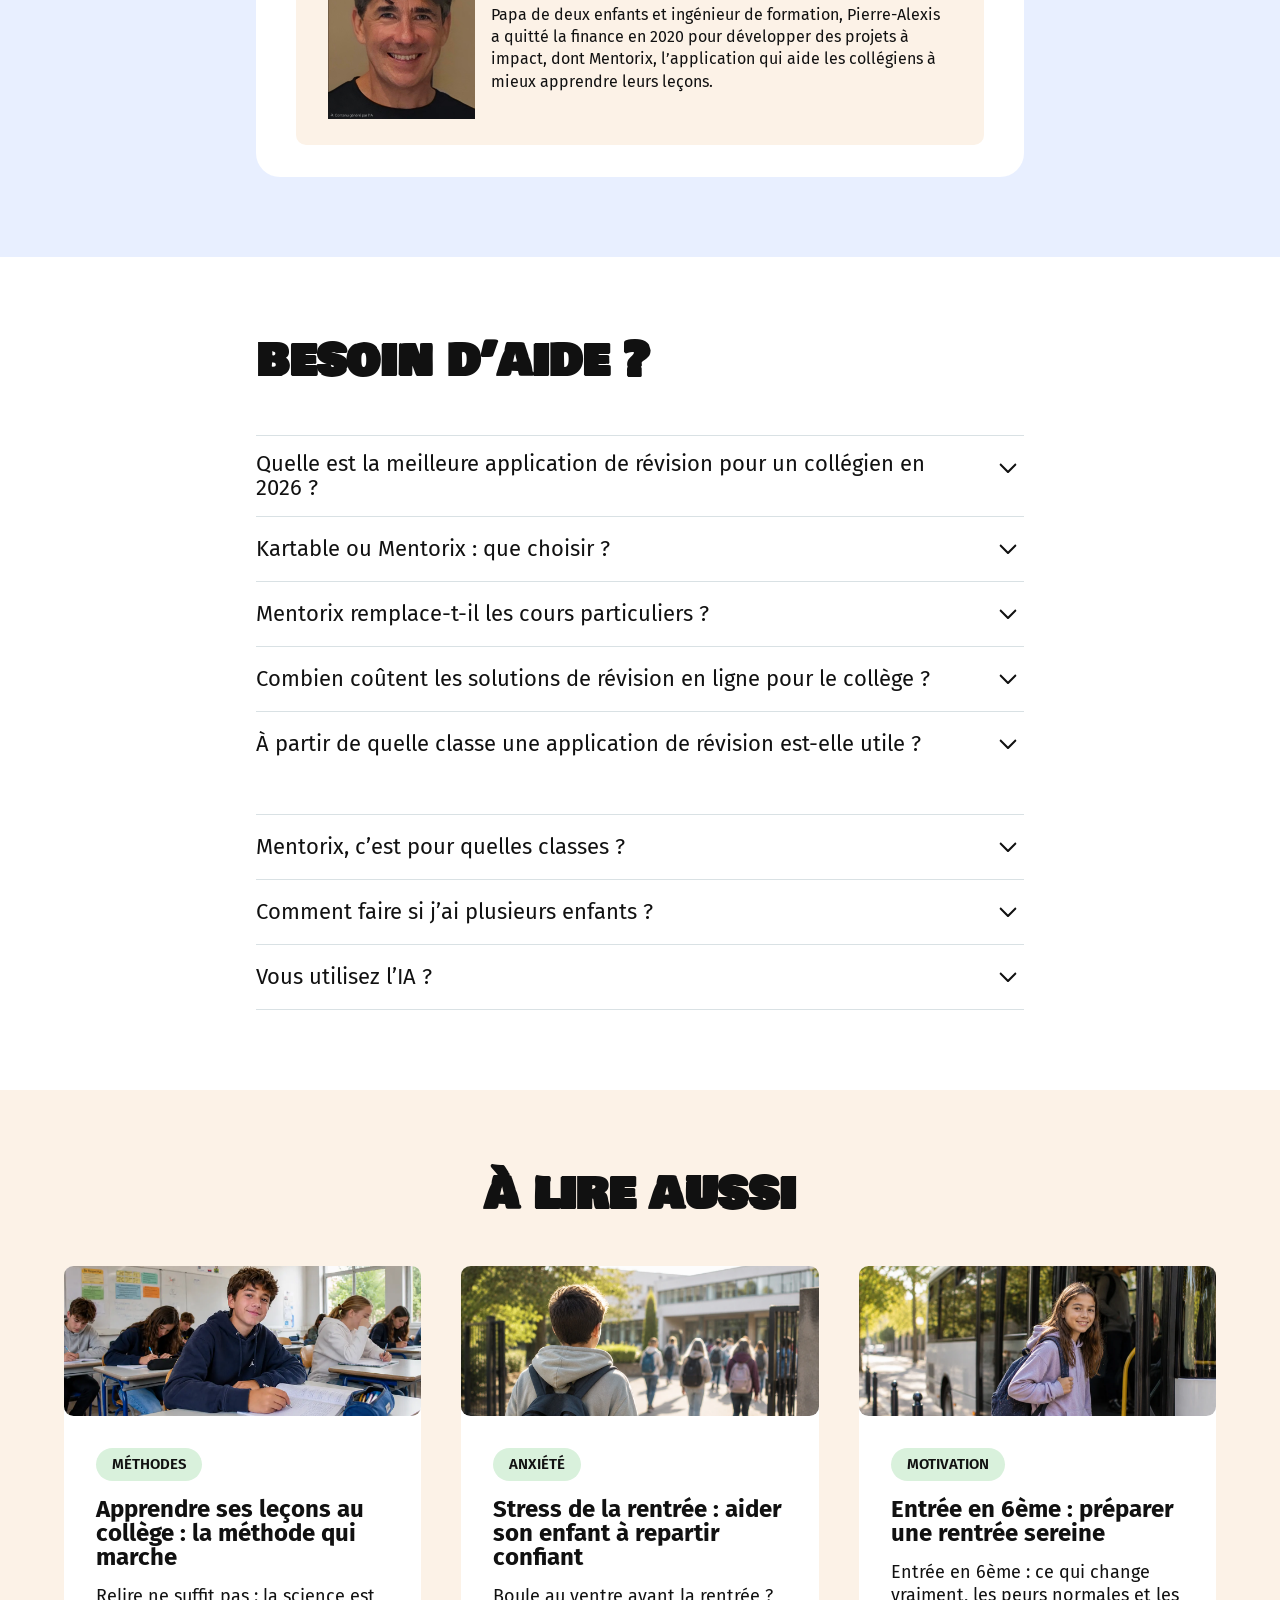
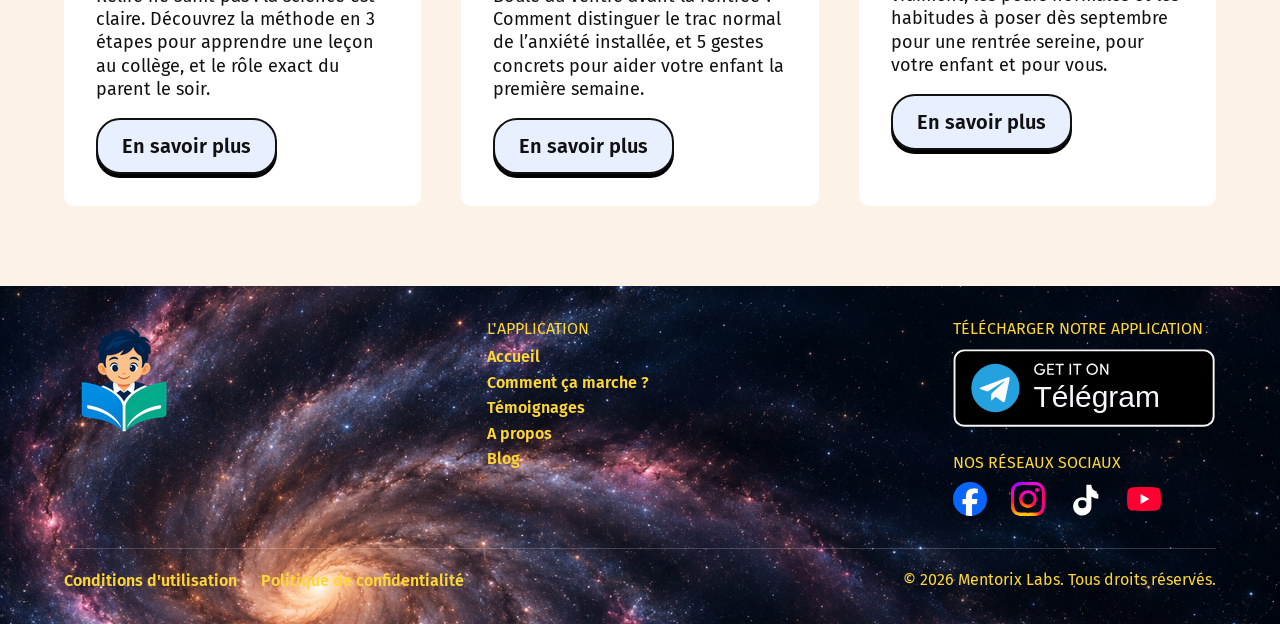
<file: blog/comparatif-applications-revision-college/index.html>
<!DOCTYPE html>
<!-- Last Published: Thu Oct 22 2026 09:07:51 GMT+0000 (Coordinated Universal Time) --><html data-wf-collection="69f8b8f13dd60d4e1ab9df60" data-wf-domain="www.baobab-labs.com" data-wf-item-slug="comparatif-applications-revision-college" data-wf-page="69f8b8f13dd60d4e1ab9df66" data-wf-site="67a1f0b250a84c443de5dfe8" lang="fr"><head><meta charset="utf-8"/><link crossorigin="anonymous" href="https://cdn.prod.website-files.com" rel="preconnect"/><title>Kartable, Acadomia, Mentorix : comparatif révision collège</title><meta content="Comparatif détaillé des 4 méthodes pour aider votre collégien à apprendre ses leçons : applications, soutien scolaire, méthodes maison. Avantages et limites." name="description"/><meta content="Kartable, Acadomia, Mentorix : comparatif révision collège" property="og:title"/><meta content="Comparatif détaillé des 4 méthodes pour aider votre collégien à apprendre ses leçons : applications, soutien scolaire, méthodes maison. Avantages et limites." property="og:description"/><meta content="https://cdn.prod.website-files.com/69f8b76430588b4b288c2552/69fb0aa820959fd7ae12ad81_OG_solution%20pour%20re%CC%81viser.webp" property="og:image"/><meta content="Kartable, Acadomia, Mentorix : comparatif révision collège" name="twitter:title"/><meta content="Comparatif détaillé des 4 méthodes pour aider votre collégien à apprendre ses leçons : applications, soutien scolaire, méthodes maison. Avantages et limites." name="twitter:description"/><meta content="https://cdn.prod.website-files.com/69f8b76430588b4b288c2552/69fb0aa820959fd7ae12ad81_OG_solution%20pour%20re%CC%81viser.webp" name="twitter:image"/><meta content="website" property="og:type"/><meta content="summary_large_image" name="twitter:card"/><meta content="width=device-width, initial-scale=1" name="viewport"/><link crossorigin="anonymous" href="/assets/0aa26cdbda0f-baobab-staging.webflow.shared.a11444e62.min.css" rel="stylesheet" type="text/css"/><link href="https://fonts.googleapis.com" rel="preconnect"/><link crossorigin="anonymous" href="https://fonts.gstatic.com" rel="preconnect"/><script src="/assets/012e56dad079-webfont.js" type="text/javascript"></script><script type="text/javascript">WebFont.load({  google: {    families: ["Montserrat:100,100italic,200,200italic,300,300italic,400,400italic,500,500italic,600,600italic,700,700italic,800,800italic,900,900italic","Bowlby One:300,400,500,600,700","Bowlby One SC:300,400,500,600,700","Fira Sans:300,400,500,600,700"]  }});</script><script type="text/javascript">!function(o,c){var n=c.documentElement,t=" w-mod-";n.className+=t+"js",("ontouchstart"in o||o.DocumentTouch&&c instanceof DocumentTouch)&&(n.className+=t+"touch")}(window,document);</script><link href="/assets/logo-education.png" rel="shortcut icon" type="image/x-icon"/><link href="/assets/logo-education.png" rel="apple-touch-icon"/><link href="https://www.baobab-labs.com/blog/comparatif-applications-revision-college" rel="canonical"/><script type="application/ld+json">
{
  "@context": "https://schema.org",
  "@type": "BlogPosting",
  "headline": "Quelle est la meilleure méthode pour aider son enfant à apprendre ses leçons ?",
  "name": "Kartable, Acadomia, Mentorix : quelle solution pour réviser au collège ?",
  "description": "Quelle est la meilleure méthode pour aider votre collégien à apprendre ses leçons ? Comparatif Mentorix, Kartable, Acadomia et méthodes classiques. Mis à jour mai 2026.",
  "url": "https://www.baobab-labs.com/blog/comparatif-applications-revision-college",
  "image": {
    "@type": "ImageObject",
    "url": "https://cdn.prod.website-files.com/69f8b76430588b4b288c2552/69fb0aa294798f7c68e511eb_Hero_solution%20pour%20re%CC%81viser.webp",
    "caption": "Collégienne comparant des applications de révision sur sa tablette"
  },
  "datePublished": "2026-05-04T10:00:00.000Z",
  "dateModified": "2026-05-04T10:00:00.000Z",
  "author": {
    "@type": "Person",
    "name": "Robert Mentorix",
    "description": "Papa de deux enfants et ingénieur de formation, Pierre-Alexis a quitté la finance en 2020 pour développer des projets à impact, dont Mentorix, l’application qui aide les collégiens à mieux apprendre leurs leçons.",
    "jobTitle": "Fondateur, Mentorix",
    "image": {
      "@type": "ImageObject",
      "url": "https://cdn.prod.website-files.com/69f8b76430588b4b288c2552/6a05eefc87fe379c9758865c_Pierre-Alexis.webp"
    },
    "sameAs": [
      "https://www.linkedin.com/in/pierre-alexis-voisin-b1ab728/"
    ]
  },
  "publisher": {
    "@type": "Organization",
    "name": "Mentorix",
    "logo": {
      "@type": "ImageObject",
      "url": "https://cdn.prod.website-files.com/67a1f0b250a84c443de5dfe8/67a47efcabbb21e35158ef78_Baobab_logo.avif"
    }
  },
  "inLanguage": "fr",
  "keywords": "Méthodes"
}
</script><!-- Keep this css code to improve the font quality-->
<style>
  * {
    -webkit-font-smoothing: antialiased;
    -moz-osx-font-smoothing: grayscale;
    -o-font-smoothing: antialiased;
    -webkit-appearance:none;
  }

  .download_component {
    transform: translateY(100%);
    visibility: hidden;
  }
</style>
<!-- JsonLd Global -->
<script type="application/ld+json">
{
  "@context": "https://schema.org",
  "@type": "Organization",
  "name": "Mentorix",
  "description": "Mentorix crée des outils numériques pensés pour les familles, pour aider les collégiens à réviser efficacement grâce à l'IA.",
  "url": "https://www.baobab-labs.com/",
  "logo": {
    "@type": "ImageObject",
    "url": "https://cdn.prod.website-files.com/67a1f0b250a84c443de5dfe8/67a47efcabbb21e35158ef78_Baobab_logo.avif"
  },
  "sameAs": [
    "https://www.linkedin.com/company/baobab-labs/",
    "https://www.instagram.com/baobab.labs/",
    "https://www.facebook.com/BaobabLabs/"
  ]
}
</script>
<script type="application/ld+json">
{
  "@context": "https://schema.org",
  "@type": "WebSite",
  "name": "Mentorix",
  "url": "https://www.baobab-labs.com/"
}
</script>
<!--- GSAP --->
<script src="/assets/cb9c6262bdd7-gsap.min.js"></script>
<script src="/assets/36c29c028158-ScrollTrigger.min.js"></script>
<!-- Google Tag Manager -->
<!-- End Google Tag Manager -->
<style>
.rich-text-block h2 {
  text-transform: none;
  font-size: 1.75rem;
}
.rich-text-block h3 {
  text-transform: none;
  font-size: 1.375rem;
}
</style>
<style>
  html[lang="en"] .section-presse,
  html[lang="pt-BR"] .section-presse,
  html[lang="es"] .section-presse {
    display: none !important;
  }
</style>
<!-- CiteMe AI Tracker -->
<style>
.rich-text-blog h2 {
  font-size: 28px !important;
  line-height: 1.2 !important;
  margin-top: 48px !important;
  margin-bottom: 16px !important;
  font-weight: 600 !important;
}

.rich-text-blog h3 {
  font-size: 24px !important;
  line-height: 1.3 !important;
  margin-top: 32px !important;
  margin-bottom: 12px !important;
  font-weight: 600 !important;
}
</style>
<script async="async" src="https://platform-api.sharethis.com/js/sharethis.js#property=6a01aac47040411e5fe8431c&amp;product=sticky-share-buttons" type="text/javascript"></script>
<link href="https://www.baobab-labs.com/blog/comparatif-applications-revision-college" hreflang="fr" rel="alternate"/><link href="https://www.baobab-labs.com/en/blog/comparatif-applications-revision-college" hreflang="en" rel="alternate"/><link href="https://www.baobab-labs.com/pt-br/blog/comparatif-applications-revision-college" hreflang="pt-br" rel="alternate"/><link href="https://www.baobab-labs.com/es/blog/comparatif-applications-revision-college" hreflang="es" rel="alternate"/><link href="/assets/mentorix-headers.css" rel="stylesheet"/></head><body><div class="page-wrapper"><div class="navbar_component w-nav" data-animation="default" data-collapse="medium" data-duration="400" data-easing="ease" data-easing2="ease" role="banner"><div class="navbar_container"><a class="navbar_logo-link w-nav-brand" href="/"><img alt="Mentorix" class="navbar_logo" height="100" loading="lazy" src="/assets/logo-education.png" width="100"/></a><nav class="navbar_menu w-nav-menu" role="navigation"><div class="navbar_menu-left"><a class="navbar_link w-nav-link" href="/#comment-ca-marche">Comment ça marche ?</a><a class="navbar_link navbar_menu-left w-nav-link" href="/#temoignages">Témoignages</a><a class="navbar_link w-nav-link" href="/a-propos">À propos</a><a class="navbar_link w-nav-link" href="/blog">Blog</a></div></nav><div class="menu-button w-nav-button"><div class="icon w-icon-nav-menu"></div></div><a class="navbar_logo-link-_mobile w-nav-brand" href="/"><img alt="Mentorix" class="navbar_logo" height="100" loading="lazy" src="/assets/logo-education.png" width="100"/></a></div></div><main class="section_header a-propos-header" id="header"><div class="padding-global"><div class="container-medium"><div class="header_component"><div &quot;https:="" 69f8b76430588b4b288c2552="" 69fb0aa294798f7c68e511eb_hero_solution%20pour%20re%cc%81viser.webp&quot;")"="" cdn.prod.website-files.com="" class="hero_blog_item" style="background-image:url("><div class="topic_item_yellow" data-gsap-stagger=""><div class="category_item">Méthodes</div></div><h1 class="h1_spe_blog">Kartable, Acadomia, Mentorix : quelle solution pour réviser au collège ?</h1><div data-gsap-trigger=""><div class="elements_item_hero_article" data-gsap-stagger=""><div class="benefits_item-text">Robert Mentorix</div><div class="benefits_item-text cache">•</div><div class="benefits_item-text">4/5/2026</div><div class="benefits_item-text cache">•</div><div class="w-layout-hflex reading_time"><div class="benefits_item-text">10</div><div class="benefits_item-text">minutes de lecture</div></div></div></div></div></div></div></div></main><section class="section_content_blog" id="faq"><div class="padding-global padding-section-medium"><div class="container-small"><div class="article_component"><div class="rich-text-block w-richtext"><p><em>Mis à jour en mai 2026.</em></p><p>Choisir la meilleure application de révision pour son collégien est devenu un casse-tête pour beaucoup de familles. Entre Kartable, Acadomia, Mentorix et les méthodes maison, les options sont nombreuses et toutes n'apportent pas la même chose. Voici un comparatif clair pour vous aider à choisir selon votre besoin réel.</p><p>‍</p><div class="w-embed"><div style="background:#E6D8FE; border-radius:16px; padding:28px 32px; margin:0 0 32px 0; font-family:inherit;">
<p style="font-size:20px; font-weight:800; color:#1A1A1A; margin:0 0 16px 0;">En bref</p>
<ul style="margin:0; padding-left:20px; color:#2D2D2D; font-size:16px; line-height:1.7;">
<li style="margin-bottom:10px;">
<strong>Mentorix</strong> part du cours réel de l'enfant et travaille la préparation aux contrôles.
    </li>
<li style="margin-bottom:10px;">
<strong>Kartable</strong> propose un contenu pédagogique standard aligné sur les programmes officiels.
    </li>
<li style="margin-bottom:10px;">
<strong>Acadomia</strong> offre du soutien scolaire personnalisé avec un enseignant.
    </li>
<li style="margin-bottom:10px;">
      Les <strong>méthodes classiques</strong> (relecture, fiches, parents) restent gratuites mais incertaines.
    </li>
</ul>
<p style="font-size:15px; color:#555; font-style:italic; font-weight:700; margin:16px 0 0 0;">
    Le meilleur choix dépend du problème à résoudre : combler une lacune ? réviser efficacement pour un contrôle ? aider un enfant en grande difficulté ?
  </p>
</div></div><p>‍</p><h2>Pourquoi cette comparaison ?</h2><p>‍</p><p>Aider son enfant à apprendre ses leçons est devenu un <strong>vrai sujet pour beaucoup de parents</strong>, en particulier au collège. Manque de motivation, stress avant les contrôles, temps passé à relire sans savoir si c'est vraiment acquis… Les solutions existent, mais <strong>elles ne se valent pas toutes</strong> selon l'objectif visé.</p><p>Dans cet article, nous comparons <strong>4 méthodes courantes</strong> pour aider un enfant à mieux apprendre ses leçons, avec leurs avantages, leurs limites, et pour quels profils elles sont le plus adaptées.</p><p>‍</p><figure class="w-richtext-align-fullwidth w-richtext-figure-type-image" style="max-width:1559px"><div><img alt="Savantix observe une sphère armillaire" width="374" height="641" style="zoom:0.5" loading="lazy" src="/assets/savantix-astronome.avif"/></div></figure><p>‍</p><h2>1. Mentorix — Apprendre exactement ce qui va tomber au contrôle</h2><p>‍</p><p><strong>Mentorix</strong> est une application pensée pour une problématique très précise : « Est-ce que mon enfant connaît vraiment sa leçon ? »</p><p>‍</p><h3>Pourquoi Mentorix fonctionne particulièrement bien</h3><ul role="list"><li><strong>100 % basé sur le cours réel de l'enfant.</strong> L'enfant apprend <strong>son propre cours</strong>, donné par son professeur. Pas de contenu générique, pas de programme standard.</li><li><strong>Préparation ultra ciblée.</strong> Ce que l'enfant travaille dans Mentorix = <strong>ce qui peut tomber à l'interro</strong>.</li><li><strong>Apprentissage actif (et pas juste de la relecture).</strong> L'enfant est questionné, se teste, consolide ses connaissances.</li><li><strong>Effet rassurant fort.</strong> L'incertitude disparaît : l'enfant sait où il en est. C'est le levier qui apaise l'<a href="/blog/anxiete-scolaire-college">anxiété scolaire</a>.</li><li><strong>Autonomie + motivation.</strong> L'enfant travaille seul, sans tension parent-enfant.</li></ul><p>‍</p><h3>Prix</h3><p>‍</p><p><strong>66 € par an</strong>, soit moins de 6 € par mois pour toute l'année scolaire.</p><p>‍</p><p>‍</p><h3>Idéal pour</h3><ul role="list"><li>Enfants anxieux avant les contrôles</li><li>Collégiens qui travaillent mais doutent</li><li>Parents qui veulent gagner du temps sans lâcher le suivi</li></ul><p>‍</p><h3>Limites</h3><ul role="list"><li>Pensé pour la révision de leçons : si votre enfant a besoin d'apprendre une notion qu'il n'a pas comprise en classe, un soutien humain complémentaire reste préférable.</li><li>Le format suppose un usage du smartphone par l'enfant.</li></ul><p>‍</p><figure class="w-richtext-align-fullwidth w-richtext-figure-type-image" style="max-width:1561pxpx"><div><img alt="" loading="lazy" src="/assets/5715abde8233-69fdad6be9f1e0b11f88cfe1_Kartable.webp"/></div></figure><h2>2. Kartable — Du contenu sérieux, mais standardisé</h2><p>‍</p><p>Kartable est une plateforme bien connue, installée depuis plusieurs années dans le paysage du soutien scolaire en ligne.</p><p>‍</p><h3>Les points forts</h3><ul role="list"><li>Contenus pédagogiques sérieux et bien structurés</li><li>Conforme aux programmes officiels de l'Éducation nationale</li><li>Large couverture des matières</li></ul><p>‍</p><h3>Les limites</h3><ul role="list"><li><strong>Contenu standard.</strong> L'enfant n'apprend pas <em>son</em> cours, mais <strong>un cours-type</strong>.</li><li>Décalage possible avec ce que le professeur attend réellement.</li><li>Peut rassurer… sans garantir une vraie préparation au contrôle spécifique du jour.</li></ul><p>‍</p><h3>Prix</h3><p>‍</p><p>Environ <strong>70 € / an</strong> (selon offre, données publiques 2025).</p><p>‍</p><p>‍</p><h3>Idéal pour</h3><ul role="list"><li>Réviser globalement une matière</li><li>Approfondir une notion non comprise</li><li>Compléter le travail scolaire</li></ul><p><em>Moins adapté pour préparer précisément une interrogation sur un cours spécifique.</em></p><p>‍</p><figure class="w-richtext-align-fullwidth w-richtext-figure-type-image" style="max-width:1561pxpx"><div><img alt="" loading="lazy" src="/assets/a462e2c400d8-69fdad933e5bc3f756cb08cd_Acadomia.webp"/></div></figure><h2>3. Acadomia — Ultra personnalisé, mais contraignant</h2><p>‍</p><p>Acadomia propose du <strong>soutien scolaire avec un enseignant</strong>, à domicile ou en ligne. C'est l'une des références en France sur ce segment.</p><p>‍</p><p>‍</p><h3>Les points forts</h3><ul role="list"><li>Contenu 100 % personnalisé selon les besoins de l'enfant</li><li>Suivi humain et pédagogique régulier</li><li>Adapté aux difficultés spécifiques (lacunes, dys, décrochage)</li></ul><p>‍</p><h3>Les limites</h3><ul role="list"><li><strong>Logistique lourde.</strong> Trouver un prof, coordonner les horaires, gérer les absences…</li><li><strong>Dépendance à un adulte.</strong> Les progrès s'estompent souvent quand le prof n'est plus là — un point que nous développons dans <a href="/blog/ado-ne-veut-rien-faire"><em>Mon ado ne veut rien faire</em></a>.</li><li><strong>Coût élevé.</strong></li><li>Moins accessible hors grandes villes.</li></ul><p>‍</p><h3>Prix</h3><p>‍</p><p>Environ <strong>25 à 30 € de l'heure</strong> (données publiques Acadomia 2025), soit plusieurs centaines d'euros par an pour un suivi régulier.</p><p>‍</p><p>‍</p><h3>Idéal pour</h3><ul role="list"><li>Difficultés scolaires importantes</li><li>Besoins ponctuels et ciblés</li><li>Familles disposées à investir un budget significatif</li></ul><p>‍</p><figure class="w-richtext-align-fullwidth w-richtext-figure-type-image" style="max-width:853pxpx"><div><img alt="" loading="lazy" src="/assets/18899bc0f3ff-69fdaecac2816e961da77862_Fiche-de-re-vision.webp"/></div></figure><h2>4. Les méthodes « classiques » (relecture, fiches, parents)</h2><p>‍</p><p>La méthode la plus répandue… et la plus incertaine.</p><p>‍</p><p>‍</p><h3>Les points forts</h3><ul role="list"><li>Gratuit</li><li>Accessible immédiatement</li><li>Maintient un lien parent-enfant autour du travail scolaire</li></ul><p>‍</p><h3>Les limites</h3><ul role="list"><li>Illusion de maîtrise (« je l'ai relu donc je sais »)</li><li>Très anxiogène pour certains enfants</li><li>Repose fortement sur le parent (charge mentale)</li><li>Peu efficace sans auto-test structuré</li></ul><p>‍</p><h3>Idéal pour</h3><ul role="list"><li>Mémorisation très simple</li><li>Enfants déjà très à l'aise et autonomes</li></ul><p><em>Insuffisant pour sécuriser un contrôle à enjeu réel.</em></p><p>‍</p><p>‍</p><h2>Comment choisir la meilleure méthode pour votre enfant ?</h2><p>‍</p><p>La bonne méthode dépend du <strong>problème que vous cherchez à résoudre</strong> :</p><ul role="list"><li><strong>Si votre enfant doute de ce qu'il sait avant les contrôles</strong> → Mentorix (cours réel + auto-test)</li><li><strong>Si votre enfant a besoin d'approfondir une notion mal comprise en classe</strong> → Kartable ou un cours particulier ponctuel</li><li><strong>Si votre enfant cumule des lacunes ou est en grande difficulté</strong> → Acadomia ou un soutien humain régulier</li><li><strong>Si votre enfant est déjà autonome et performant</strong> → méthodes classiques peuvent suffire</li></ul><p>Il est aussi possible de <strong>combiner</strong> plusieurs approches : Mentorix pour la révision quotidienne, et un soutien humain ponctuel sur les notions complexes.</p><p>‍</p><div class="w-embed w-script"><div style="background:#E6D8FE; border-radius:16px; padding:28px 24px; margin:32px 0; text-align:center; font-family:inherit;">
<p style="font-size:18px; color:#2D2D2D; margin:0 0 20px 0; line-height:1.5; font-weight:700;">
    Mentorix, c'est l'appli qui transforme le temps d'écran en temps précieux. Téléchargez-la gratuitement.
  </p>
<div style="display:flex; gap:16px; justify-content:center; flex-wrap:wrap; align-items:center;">
<a class="badge_component w-inline-block" href="https://intelos-01.tailb936aa.ts.net/education/inscription" target="_blank" rel="noopener noreferrer"><img alt="Accéder à Mentorix sur Telegram" class="badge_image footer" height="48" loading="lazy" src="/assets/mentorix-telegram-badge.svg" width="158"/></a>
</div>
</div>
</div><h2>En résumé</h2><ul role="list"><li><strong>Mentorix</strong> est la solution la plus équilibrée pour la préparation des contrôles au quotidien : personnalisée au cours réel, rassurante, accessible et autonome.</li><li><strong>Kartable</strong> est utile en complément, pour approfondir une notion globale.</li><li><strong>Acadomia</strong> est efficace mais coûteux et contraignant, plutôt réservé aux difficultés importantes.</li><li>Les <strong>méthodes classiques</strong> restent valables pour les enfants déjà autonomes, mais montrent rapidement leurs limites.</li></ul><p>Si votre objectif est que votre enfant <strong>arrive à ses contrôles confiant, préparé et serein</strong>, la méthode qui part <strong>directement de son cours réel</strong> reste la plus efficace.</p><p>‍</p><p>‍</p><h2>Vous voulez essayer Mentorix ?</h2><p>‍</p><p><a href="/"><strong>Découvrez Mentorix</strong></a> et offrez à votre collégien une méthode de révision construite sur <strong>son</strong> cours réel, en autonomie.</p></div><div class="authors_component"><img alt="Robert Mentorix" class="image_author" loading="lazy" src="/assets/fondateur-photo.jpeg"/><div class="w-layout-vflex text_author"><div class="name-author-linkedin"><div class="heading-style-h4">Robert Mentorix</div></div><div class="text-weight-bold">Fondateur, Mentorix</div><p>Papa de deux enfants et ingénieur de formation, Pierre-Alexis a quitté la finance en 2020 pour développer des projets à impact, dont Mentorix, l’application qui aide les collégiens à mieux apprendre leurs leçons.</p></div></div></div></div></div></section><section class="section_faq" id="faq"><div class="padding-global padding-section-medium"><div class="container-small"><div class="faq_component"><h2 class="faq_heading">besoin d’aide ?</h2><div class="w-dyn-list"><div class="w-dyn-items" role="list"><div class="w-dyn-item" role="listitem"><div class="faq_accordion" itemprop="mainEntity" itemscope="itemscope" itemtype="https://schema.org/Question"><div class="faq_question" data-w-id="e771d481-14a8-009a-782a-b0e90d494363"><div class="text-block" itemprop="name">Quelle est la meilleure application de révision pour un collégien en 2026 ?</div><div class="faq_icon-wrapper"><div class="icon-embed-small w-embed"><svg fill="none" height="100%" viewbox="0 0 32 32" width="100%" xmlns="http://www.w3.org/2000/svg">
<path clip-rule="evenodd" d="M16.5303 20.8839C16.2374 21.1768 15.7626 21.1768 15.4697 20.8839L7.82318 13.2374C7.53029 12.9445 7.53029 12.4697 7.82318 12.1768L8.17674 11.8232C8.46963 11.5303 8.9445 11.5303 9.2374 11.8232L16 18.5858L22.7626 11.8232C23.0555 11.5303 23.5303 11.5303 23.8232 11.8232L24.1768 12.1768C24.4697 12.4697 24.4697 12.9445 24.1768 13.2374L16.5303 20.8839Z" fill="currentColor" fill-rule="evenodd"></path>
</svg></div></div></div><div class="faq_answer" itemprop="acceptedAnswer" itemscope="itemscope" itemtype="https://schema.org/Answer"><div class="text-rich-text w-richtext" itemprop="text"><p>Il n'y a pas de « meilleure application » dans l'absolu : tout dépend du besoin. Pour préparer précisément des contrôles, <strong>Mentorix</strong> est la solution la plus ciblée car elle part du cours réel. Pour approfondir une matière globalement, <strong>Kartable</strong> offre un contenu pédagogique solide.</p></div><div class="spacer-small"></div></div></div></div><div class="w-dyn-item" role="listitem"><div class="faq_accordion" itemprop="mainEntity" itemscope="itemscope" itemtype="https://schema.org/Question"><div class="faq_question" data-w-id="e771d481-14a8-009a-782a-b0e90d494363"><div class="text-block" itemprop="name">Kartable ou Mentorix : que choisir ?</div><div class="faq_icon-wrapper"><div class="icon-embed-small w-embed"><svg fill="none" height="100%" viewbox="0 0 32 32" width="100%" xmlns="http://www.w3.org/2000/svg">
<path clip-rule="evenodd" d="M16.5303 20.8839C16.2374 21.1768 15.7626 21.1768 15.4697 20.8839L7.82318 13.2374C7.53029 12.9445 7.53029 12.4697 7.82318 12.1768L8.17674 11.8232C8.46963 11.5303 8.9445 11.5303 9.2374 11.8232L16 18.5858L22.7626 11.8232C23.0555 11.5303 23.5303 11.5303 23.8232 11.8232L24.1768 12.1768C24.4697 12.4697 24.4697 12.9445 24.1768 13.2374L16.5303 20.8839Z" fill="currentColor" fill-rule="evenodd"></path>
</svg></div></div></div><div class="faq_answer" itemprop="acceptedAnswer" itemscope="itemscope" itemtype="https://schema.org/Answer"><div class="text-rich-text w-richtext" itemprop="text"><p>Kartable propose un contenu pédagogique standard, utile pour comprendre une notion. Mentorix travaille sur le cours spécifique du professeur de votre enfant pour préparer un contrôle précis. Les deux peuvent se compléter.</p></div><div class="spacer-small"></div></div></div></div><div class="w-dyn-item" role="listitem"><div class="faq_accordion" itemprop="mainEntity" itemscope="itemscope" itemtype="https://schema.org/Question"><div class="faq_question" data-w-id="e771d481-14a8-009a-782a-b0e90d494363"><div class="text-block" itemprop="name">Mentorix remplace-t-il les cours particuliers ?</div><div class="faq_icon-wrapper"><div class="icon-embed-small w-embed"><svg fill="none" height="100%" viewbox="0 0 32 32" width="100%" xmlns="http://www.w3.org/2000/svg">
<path clip-rule="evenodd" d="M16.5303 20.8839C16.2374 21.1768 15.7626 21.1768 15.4697 20.8839L7.82318 13.2374C7.53029 12.9445 7.53029 12.4697 7.82318 12.1768L8.17674 11.8232C8.46963 11.5303 8.9445 11.5303 9.2374 11.8232L16 18.5858L22.7626 11.8232C23.0555 11.5303 23.5303 11.5303 23.8232 11.8232L24.1768 12.1768C24.4697 12.4697 24.4697 12.9445 24.1768 13.2374L16.5303 20.8839Z" fill="currentColor" fill-rule="evenodd"></path>
</svg></div></div></div><div class="faq_answer" itemprop="acceptedAnswer" itemscope="itemscope" itemtype="https://schema.org/Answer"><div class="text-rich-text w-richtext" itemprop="text"><p>Pour la révision régulière et la préparation aux contrôles, oui. Pour rattraper de vraies lacunes ou comprendre une notion complexe, un soutien humain reste préférable en complément.</p></div><div class="spacer-small"></div></div></div></div><div class="w-dyn-item" role="listitem"><div class="faq_accordion" itemprop="mainEntity" itemscope="itemscope" itemtype="https://schema.org/Question"><div class="faq_question" data-w-id="e771d481-14a8-009a-782a-b0e90d494363"><div class="text-block" itemprop="name">Combien coûtent les solutions de révision en ligne pour le collège ?</div><div class="faq_icon-wrapper"><div class="icon-embed-small w-embed"><svg fill="none" height="100%" viewbox="0 0 32 32" width="100%" xmlns="http://www.w3.org/2000/svg">
<path clip-rule="evenodd" d="M16.5303 20.8839C16.2374 21.1768 15.7626 21.1768 15.4697 20.8839L7.82318 13.2374C7.53029 12.9445 7.53029 12.4697 7.82318 12.1768L8.17674 11.8232C8.46963 11.5303 8.9445 11.5303 9.2374 11.8232L16 18.5858L22.7626 11.8232C23.0555 11.5303 23.5303 11.5303 23.8232 11.8232L24.1768 12.1768C24.4697 12.4697 24.4697 12.9445 24.1768 13.2374L16.5303 20.8839Z" fill="currentColor" fill-rule="evenodd"></path>
</svg></div></div></div><div class="faq_answer" itemprop="acceptedAnswer" itemscope="itemscope" itemtype="https://schema.org/Answer"><div class="text-rich-text w-richtext" itemprop="text"><p>Les applications type Mentorix (~66 €/an) ou Kartable (~70 €/an) tournent autour de 5 à 7 € par mois. Le soutien humain (Acadomia, profs particuliers) coûte 25 à 30 € de l'heure, soit plusieurs centaines d'euros par an.</p></div><div class="spacer-small"></div></div></div></div><div class="w-dyn-item" role="listitem"><div class="faq_accordion" itemprop="mainEntity" itemscope="itemscope" itemtype="https://schema.org/Question"><div class="faq_question" data-w-id="e771d481-14a8-009a-782a-b0e90d494363"><div class="text-block" itemprop="name">À partir de quelle classe une application de révision est-elle utile ?</div><div class="faq_icon-wrapper"><div class="icon-embed-small w-embed"><svg fill="none" height="100%" viewbox="0 0 32 32" width="100%" xmlns="http://www.w3.org/2000/svg">
<path clip-rule="evenodd" d="M16.5303 20.8839C16.2374 21.1768 15.7626 21.1768 15.4697 20.8839L7.82318 13.2374C7.53029 12.9445 7.53029 12.4697 7.82318 12.1768L8.17674 11.8232C8.46963 11.5303 8.9445 11.5303 9.2374 11.8232L16 18.5858L22.7626 11.8232C23.0555 11.5303 23.5303 11.5303 23.8232 11.8232L24.1768 12.1768C24.4697 12.4697 24.4697 12.9445 24.1768 13.2374L16.5303 20.8839Z" fill="currentColor" fill-rule="evenodd"></path>
</svg></div></div></div><div class="faq_answer" itemprop="acceptedAnswer" itemscope="itemscope" itemtype="https://schema.org/Answer"><div class="text-rich-text w-richtext" itemprop="text"><p>Les bénéfices apparaissent dès la 6è, mais c'est en 5è/4è que la quantité de cours à mémoriser et la pression des contrôles rendent ces outils le plus utiles.</p></div><div class="spacer-small"></div></div></div></div></div></div><div class="faq_list"><div class="faq_accordion" itemprop="mainEntity" itemscope="itemscope" itemtype="https://schema.org/Question"><div class="faq_question" data-w-id="e771d481-14a8-009a-782a-b0e90d494363"><div class="text-block" itemprop="name">Mentorix, c’est pour quelles classes ?</div><div class="faq_icon-wrapper"><div class="icon-embed-small w-embed"><svg fill="none" height="100%" viewbox="0 0 32 32" width="100%" xmlns="http://www.w3.org/2000/svg">
<path clip-rule="evenodd" d="M16.5303 20.8839C16.2374 21.1768 15.7626 21.1768 15.4697 20.8839L7.82318 13.2374C7.53029 12.9445 7.53029 12.4697 7.82318 12.1768L8.17674 11.8232C8.46963 11.5303 8.9445 11.5303 9.2374 11.8232L16 18.5858L22.7626 11.8232C23.0555 11.5303 23.5303 11.5303 23.8232 11.8232L24.1768 12.1768C24.4697 12.4697 24.4697 12.9445 24.1768 13.2374L16.5303 20.8839Z" fill="currentColor" fill-rule="evenodd"></path>
</svg></div></div></div><div class="faq_answer" itemprop="acceptedAnswer" itemscope="itemscope" itemtype="https://schema.org/Answer"><div class="text-rich-text w-richtext" itemprop="text"><p>Mentorix est pensé pour les collégiens, mais comme l’application s’adapte aux cours de chaque enfant, elle fonctionne aussi dès le CM2 et jusqu’au lycée.</p><p>L’IA analyse les leçons pour proposer des révisions adaptées à chaque niveau.<br/></p></div><div class="spacer-small"></div></div></div><div class="faq_accordion" itemprop="mainEntity" itemscope="itemscope" itemtype="https://schema.org/Question"><div class="faq_question" data-w-id="e771d481-14a8-009a-782a-b0e90d494363"><div class="text-block" itemprop="name">Comment faire si j’ai plusieurs enfants ?</div><div class="faq_icon-wrapper"><div class="icon-embed-small w-embed"><svg fill="none" height="100%" viewbox="0 0 32 32" width="100%" xmlns="http://www.w3.org/2000/svg">
<path clip-rule="evenodd" d="M16.5303 20.8839C16.2374 21.1768 15.7626 21.1768 15.4697 20.8839L7.82318 13.2374C7.53029 12.9445 7.53029 12.4697 7.82318 12.1768L8.17674 11.8232C8.46963 11.5303 8.9445 11.5303 9.2374 11.8232L16 18.5858L22.7626 11.8232C23.0555 11.5303 23.5303 11.5303 23.8232 11.8232L24.1768 12.1768C24.4697 12.4697 24.4697 12.9445 24.1768 13.2374L16.5303 20.8839Z" fill="currentColor" fill-rule="evenodd"></path>
</svg></div></div></div><div class="faq_answer" itemprop="acceptedAnswer" itemscope="itemscope" itemtype="https://schema.org/Answer"><div class="text-rich-text w-richtext" itemprop="text"><p>Avec un seul abonnement, vous pouvez ajouter jusqu’à 3 enfants.</p><p>Chacun aura son propre compte et pourra utiliser Mentorix sur son téléphone, avec des révisions adaptées à son niveau et à ses leçons.<br/></p></div><div class="spacer-small"></div></div></div><div class="faq_accordion" itemprop="mainEntity" itemscope="itemscope" itemtype="https://schema.org/Question"><div class="faq_question" data-w-id="e771d481-14a8-009a-782a-b0e90d494363"><div class="text-block" itemprop="name">Vous utilisez l’IA ?</div><div class="faq_icon-wrapper"><div class="icon-embed-small w-embed"><svg fill="none" height="100%" viewbox="0 0 32 32" width="100%" xmlns="http://www.w3.org/2000/svg">
<path clip-rule="evenodd" d="M16.5303 20.8839C16.2374 21.1768 15.7626 21.1768 15.4697 20.8839L7.82318 13.2374C7.53029 12.9445 7.53029 12.4697 7.82318 12.1768L8.17674 11.8232C8.46963 11.5303 8.9445 11.5303 9.2374 11.8232L16 18.5858L22.7626 11.8232C23.0555 11.5303 23.5303 11.5303 23.8232 11.8232L24.1768 12.1768C24.4697 12.4697 24.4697 12.9445 24.1768 13.2374L16.5303 20.8839Z" fill="currentColor" fill-rule="evenodd"></path>
</svg></div></div></div><div class="faq_answer" itemprop="acceptedAnswer" itemscope="itemscope" itemtype="https://schema.org/Answer"><div class="text-rich-text w-richtext" itemprop="text"><p>Oui ! L’IA de Mentorix analyse la leçon de votre enfant pour générer des fiches de révision et des quiz sur mesure.</p><p>L’objectif : l’aider à apprendre plus efficacement, sans perdre de temps sur des contenus inutiles.<br/></p></div><div class="spacer-small"></div></div></div></div></div></div></div></section><section class="section_others_articles" id="temoignages"><div class="padding-global padding-section-medium"><div class="container-large"><div class="testimonial_component"><h2 class="others_article_heading">à lire aussi</h2><div class="w-dyn-list"><div class="testimonial_wrapper w-dyn-items" role="list"><div class="article-item w-dyn-item" role="listitem"><a class="link-block-blog w-inline-block" href="/blog/apprendre-ses-lecons-au-college"></a><div class="article-image-header"><img alt="" class="image-article-header" loading="lazy" sizes="100vw" src="/assets/3f8b7dcac964-6a8466636dfd657277148d45_Apprendre-au-colle-ge_OG.webp" srcset="/assets/3c4711d0ba56-6a8466636dfd657277148d45_Apprendre-au-colle-ge_OG-p-500.webp 500w, /assets/4ee36215ab78-6a8466636dfd657277148d45_Apprendre-au-colle-ge_OG-p-800.webp 800w, /assets/0327fddd8650-6a8466636dfd657277148d45_Apprendre-au-colle-ge_OG-p-1080.webp 1080w, /assets/3f8b7dcac964-6a8466636dfd657277148d45_Apprendre-au-colle-ge_OG.webp 1260w"/></div><div class="article-item-body"><div class="topic_item_yellow" data-gsap-stagger=""><div class="category_item">Méthodes</div></div><div class="testimonial_item-heading">Apprendre ses leçons au collège : la méthode qui marche</div><p class="testimonial_item-text">Relire ne suffit pas : la science est claire. Découvrez la méthode en 3 étapes pour apprendre une leçon au collège, et le rôle exact du parent le soir.</p><a class="button_article w-button" href="/blog/apprendre-ses-lecons-au-college">En savoir plus</a></div></div><div class="article-item w-dyn-item" role="listitem"><a class="link-block-blog w-inline-block" href="/blog/stress-de-la-rentree"></a><div class="article-image-header"><img alt="" class="image-article-header" loading="lazy" sizes="100vw" src="/assets/50fe94e7fd47-6a84843fd0a730a8002c5e16_stress_rentree_OG.webp" srcset="/assets/f6ff864b47da-6a84843fd0a730a8002c5e16_stress_rentree_OG-p-500.webp 500w, /assets/e9923f6666ca-6a84843fd0a730a8002c5e16_stress_rentree_OG-p-800.webp 800w, /assets/8ce5a2d48944-6a84843fd0a730a8002c5e16_stress_rentree_OG-p-1080.webp 1080w, /assets/50fe94e7fd47-6a84843fd0a730a8002c5e16_stress_rentree_OG.webp 1260w"/></div><div class="article-item-body"><div class="topic_item_yellow" data-gsap-stagger=""><div class="category_item">Anxiété</div></div><div class="testimonial_item-heading">Stress de la rentrée : aider son enfant à repartir confiant</div><p class="testimonial_item-text">Boule au ventre avant la rentrée ? Comment distinguer le trac normal de l’anxiété installée, et 5 gestes concrets pour aider votre enfant la première semaine.</p><a class="button_article w-button" href="/blog/stress-de-la-rentree">En savoir plus</a></div></div><div class="article-item w-dyn-item" role="listitem"><a class="link-block-blog w-inline-block" href="/blog/entree-en-6eme"></a><div class="article-image-header"><img alt="" class="image-article-header" loading="lazy" sizes="100vw" src="/assets/e7cfb55f6ffc-6a8491844a06e828d7971515_entree6eme_OG.webp" srcset="/assets/da3ece6b18d4-6a8491844a06e828d7971515_entree6eme_OG-p-500.webp 500w, /assets/2b64dbbfb29a-6a8491844a06e828d7971515_entree6eme_OG-p-800.webp 800w, /assets/76ff16d69e71-6a8491844a06e828d7971515_entree6eme_OG-p-1080.webp 1080w, /assets/e7cfb55f6ffc-6a8491844a06e828d7971515_entree6eme_OG.webp 1260w"/></div><div class="article-item-body"><div class="topic_item_yellow" data-gsap-stagger=""><div class="category_item">Motivation</div></div><div class="testimonial_item-heading">Entrée en 6ème : préparer une rentrée sereine</div><p class="testimonial_item-text">Entrée en 6ème : ce qui change vraiment, les peurs normales et les habitudes à poser dès septembre pour une rentrée sereine, pour votre enfant et pour vous.</p><a class="button_article w-button" href="/blog/entree-en-6eme">En savoir plus</a></div></div></div></div></div></div></div></section><div class="code-embed-cache w-embed w-script"><script type="application/ld+json">
{
  "@context": "https://schema.org",
  "@type": "BreadcrumbList",
  "itemListElement": [
    {
      "@type": "ListItem",
      "position": 1,
      "name": "Accueil",
      "item": "https://www.baobab-labs.com"
    },
    {
      "@type": "ListItem",
      "position": 2,
      "name": "Blog",
      "item": "https://www.baobab-labs.com/blog"
    },
    {
      "@type": "ListItem",
      "position": 3,
      "name": "Kartable, Acadomia, Mentorix : quelle solution pour réviser au collège ?",
      "item": "https://www.baobab-labs.com/blog/comparatif-applications-revision-college"
    }
  ]
}
</script></div><footer class="section_footer" id="footer"><div class="padding-global padding-section-small"><div><div class="footer_component"><div class="footer_logo-wrapper"><img alt="Mentorix" class="footer_logo" height="187" loading="lazy" src="/assets/logo-education.png" width="186"/></div><div class="footer_logo-wrapper"><div class="title_content_footer"><p class="text-grey">L'APPLICATION</p><a class="footer_link" href="/">Accueil</a><a class="footer_link" href="/#comment-ca-marche">Comment ça marche ?</a><a class="footer_link" href="/#temoignages">Témoignages</a><a class="footer_link" href="/a-propos">A propos</a><a class="footer_link" href="/blog">Blog</a></div></div><div class="footer_logo-wrapper"><div class="title_content_footer"><p class="text-grey maj">Télécharger notre application</p><div class="header_badge-list"><a class="badge_component w-inline-block" href="https://intelos-01.tailb936aa.ts.net/education/inscription" target="_blank" rel="noopener noreferrer"><img alt="Accéder à Mentorix sur Telegram" class="badge_image footer" height="48" loading="lazy" src="/assets/mentorix-telegram-badge.svg" width="158"/></a></div></div><div class="title_content_footer"><p class="text-grey maj">Nos réseaux sociaux</p><div class="social-media-wrapper"><a href="http://localhost:8767/application/"><img width="34" height="34" alt="logo facebook" loading="lazy" src="/assets/facebook-brand-color.svg"/></a><a href="http://localhost:8767/application/"><img width="34" height="34" alt="logo instagram" loading="lazy" src="/assets/instagram-brand-gradient.svg"/></a><a href="http://localhost:8767/application/"><img width="34" height="34" alt="logo TikTok" loading="lazy" src="/assets/tiktok.svg"/></a><a href="http://localhost:8767/application/"><img width="34" height="34" alt="logo YouTube" loading="lazy" src="/assets/youtube-brand-color.svg"/></a></div></div></div></div><div class="line"></div><div class="footer_link-list"><div class="footer_link-list"><a class="footer_link" href="/conditions-dutilisation">Conditions d'utilisation</a><a class="footer_link" href="/politique-de-confidentialite">Politique de confidentialité</a></div><p class="text-grey">© 2026 Mentorix Labs. Tous droits réservés.</p></div></div></div><div class="flowappz-cookie-consent-hide-popup-5" flowappz-cookie-consent-container="true"><div class="flowappz-cookie-consent-popup-22 flowappz-hide-popup" flowappz-cookie-popup="true"><div class="flowappz-consent-popup-content--temp6-2"><div class="flowappz-cookie-popup-content-paragraph-38"><img alt="" class="image-4" loading="lazy" src="/assets/c1b71bd1744d-69b1819e17d07f1b0f33fee4_surface2701.png"/><p class="paragraph-71">Notre site web utilise des cookies. En continuant à naviguer, vous acceptez l’utilisation de cookies comme indiqué dans notre politique de confidentialité.</p></div><div class="flowappz-cookie-popup-btn-wrapper-19"><div class="flowappz-cookie-consent-accept-btn-container"><a class="flowappz-cookie-accept-button-36 w-button" flowappz-cookie-command="accept-all" href="#">Accepter</a></div><a class="flowappz-cookie-reject-button-32 w-button" flowappz-cookie-command="reject-all" href="#">Refuser</a><div class="flowappz-cookie-settings-close-btn-19" flowappz-cookie-command="close-cookie-popup"><svg class="svg-4" fill="none" viewbox="0 0 34 34" width="100%" xmlns="http://www.w3.org/2000/svg"><path class="path-4" clip-rule="evenodd" d="M17.7071 16.0867L22.922 10.8718L23.8059 11.7557L18.591 16.9706L23.8059 22.1855L22.922 23.0694L17.7071 17.8545L12.4922 23.0694L11.6083 22.1855L16.8232 16.9706L11.6083 11.7557L12.4922 10.8718L17.7071 16.0867Z" fill="currentColor" fill-rule="evenodd"></path></svg></div></div><div class="flowappz-cookie-consent-code w-embed"><style>

/* This will hide elements with .your-body-class if .wf-doc is not on the <html> element */
html:not(.wf-doc) .flowappz-hide-popup {
    display: none;
}
.w--redirected-checked{
	background-size:11px;
}


[custom-scrollbar="true"]::-webkit-scrollbar {
  width: 10px;
  height: 10px;
}

[custom-scrollbar="true"]::-webkit-scrollbar-track {
  background-color: #f2f2f2;
  border-radius: 6px;
}

[custom-scrollbar="true"]::-webkit-scrollbar-thumb {
  background-color: #141414;
  border-radius: 6px;
  border: 2px solid #f0f0f0;
}


</style></div></div></div></div></footer></div><script crossorigin="anonymous" integrity="sha256-9/aliU8dGd2tb6OSsuzixeV4y/faTqgFtohetphbbj0=" src="/assets/07c276a95e6b-jquery-3.5.1.min.dc5e7f18c8.js" type="text/javascript"></script><script crossorigin="anonymous" integrity="sha384-4abIlA5/v7XaW1HMXKBgnUuhnjBYJ/Z9C1OSg4OhmVw9O3QeHJ/qJqFBERCDPv7G" src="/assets/90f441470f83-webflow.schunk.36b8fb49256177c8.js" type="text/javascript"></script><script crossorigin="anonymous" integrity="sha384-ZQegXnsurikYbqDKRxe2OfxABK2Dv2w28lpCFO6skM9cJda16KPelgvWiSleZMiR" src="/assets/67bf3a2f4ae2-webflow.schunk.89b94ec63602fdfe.js" type="text/javascript"></script><script crossorigin="anonymous" integrity="sha384-IdEzDJ6Gty2g/jvGmGRX7Ew7p9C+uv7KQ0po/MbXsntu9hyOn7znjdNyAgt9pzHu" src="/assets/2bbb0a0be380-webflow.2b99f136.9449ca71d60ec215.js" type="text/javascript"></script><!--- Handle GSAP stagger --->
<script type="text/javascript">
  var Webflow = Webflow || [];

  Webflow.push(function () {
    gsap.registerPlugin(ScrollTrigger);

    const triggers = document.querySelectorAll('[data-gsap-trigger]');

    triggers.forEach(trigger => {
      const cards = trigger.querySelectorAll('[data-gsap-stagger]');

      gsap.fromTo(cards, {
        scale: 0.7,
        opacity: 0
      }, {
        scale: 1,
        opacity: 1,
        duration: 0.6,
        ease: 'power2.out',
        stagger: 0.15,
        scrollTrigger: {
          trigger: trigger,
          start: 'top bottom-=50px',
          toggleActions: 'play none none none',
          once: true
        }
      });
    });
  });
</script>
<!-- Google Tag Manager (noscript) -->
<!-- End Google Tag Manager (noscript) --></body></html>
</file>
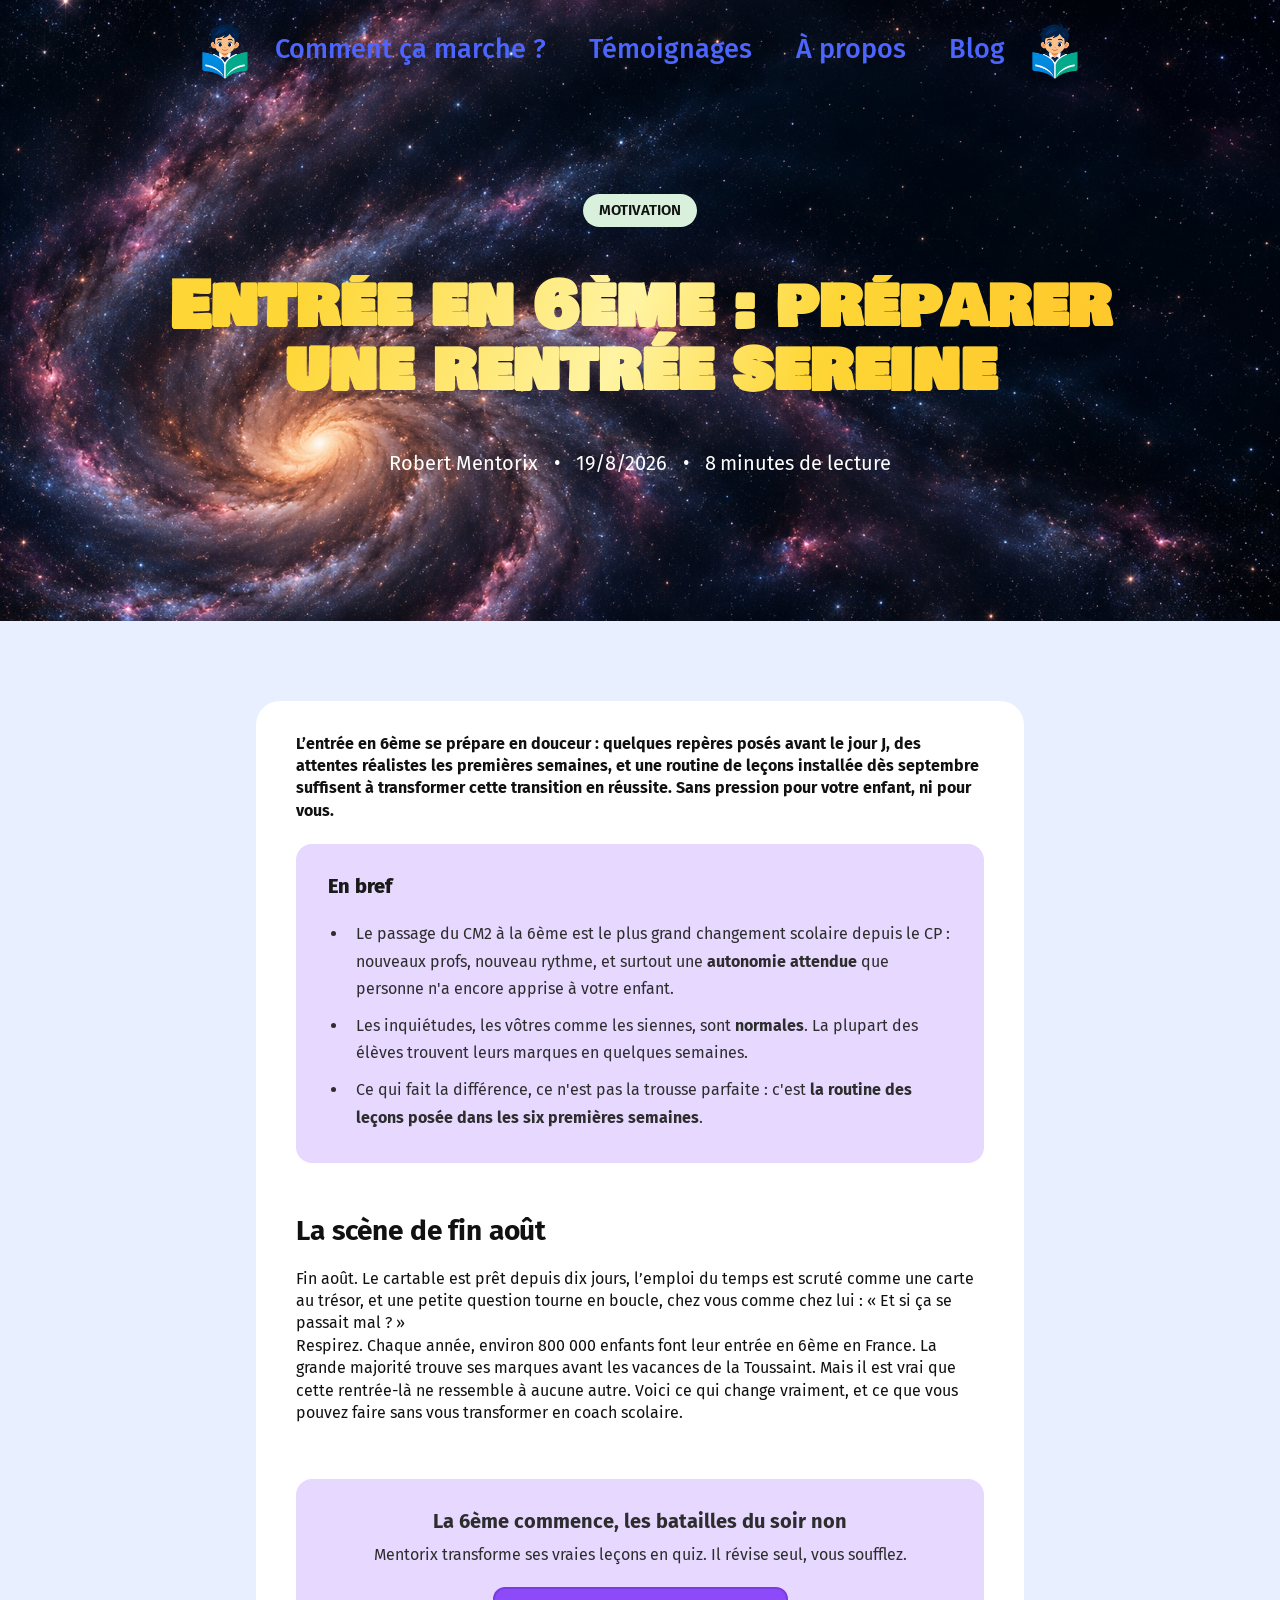
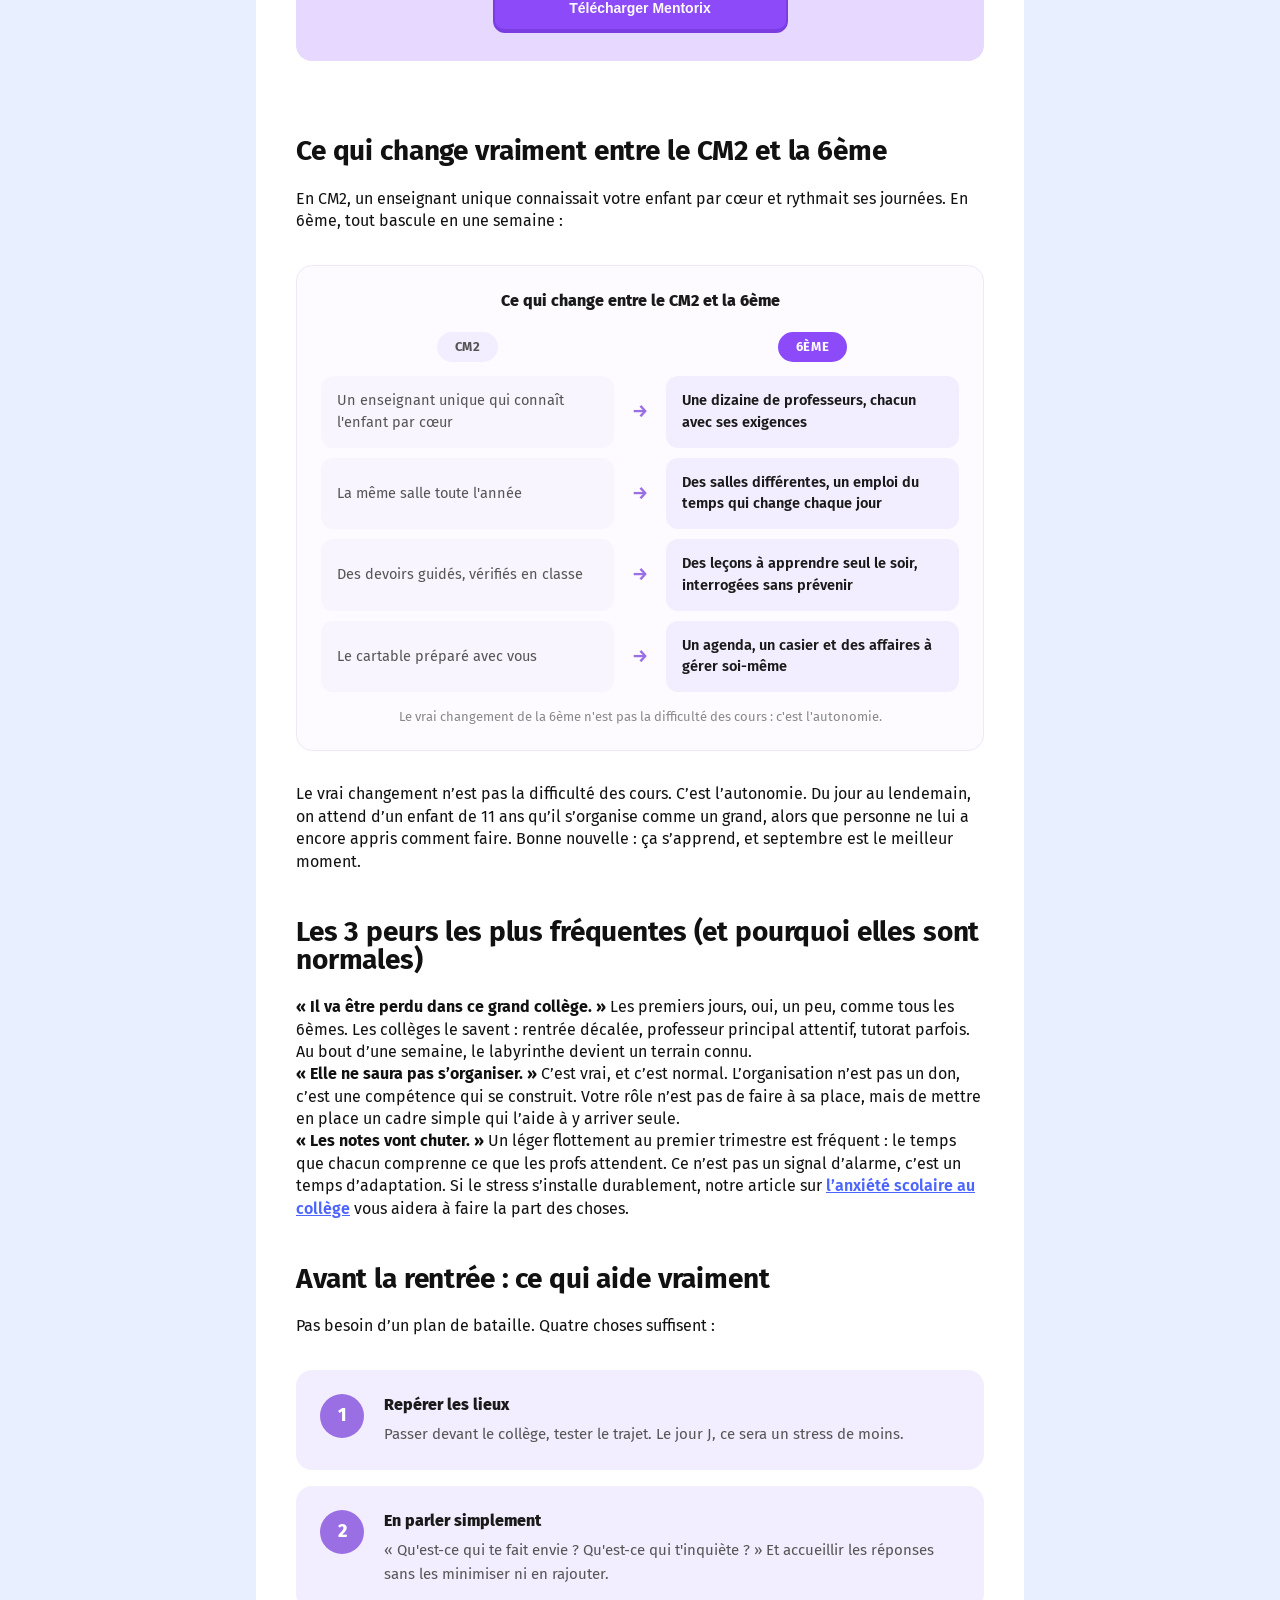
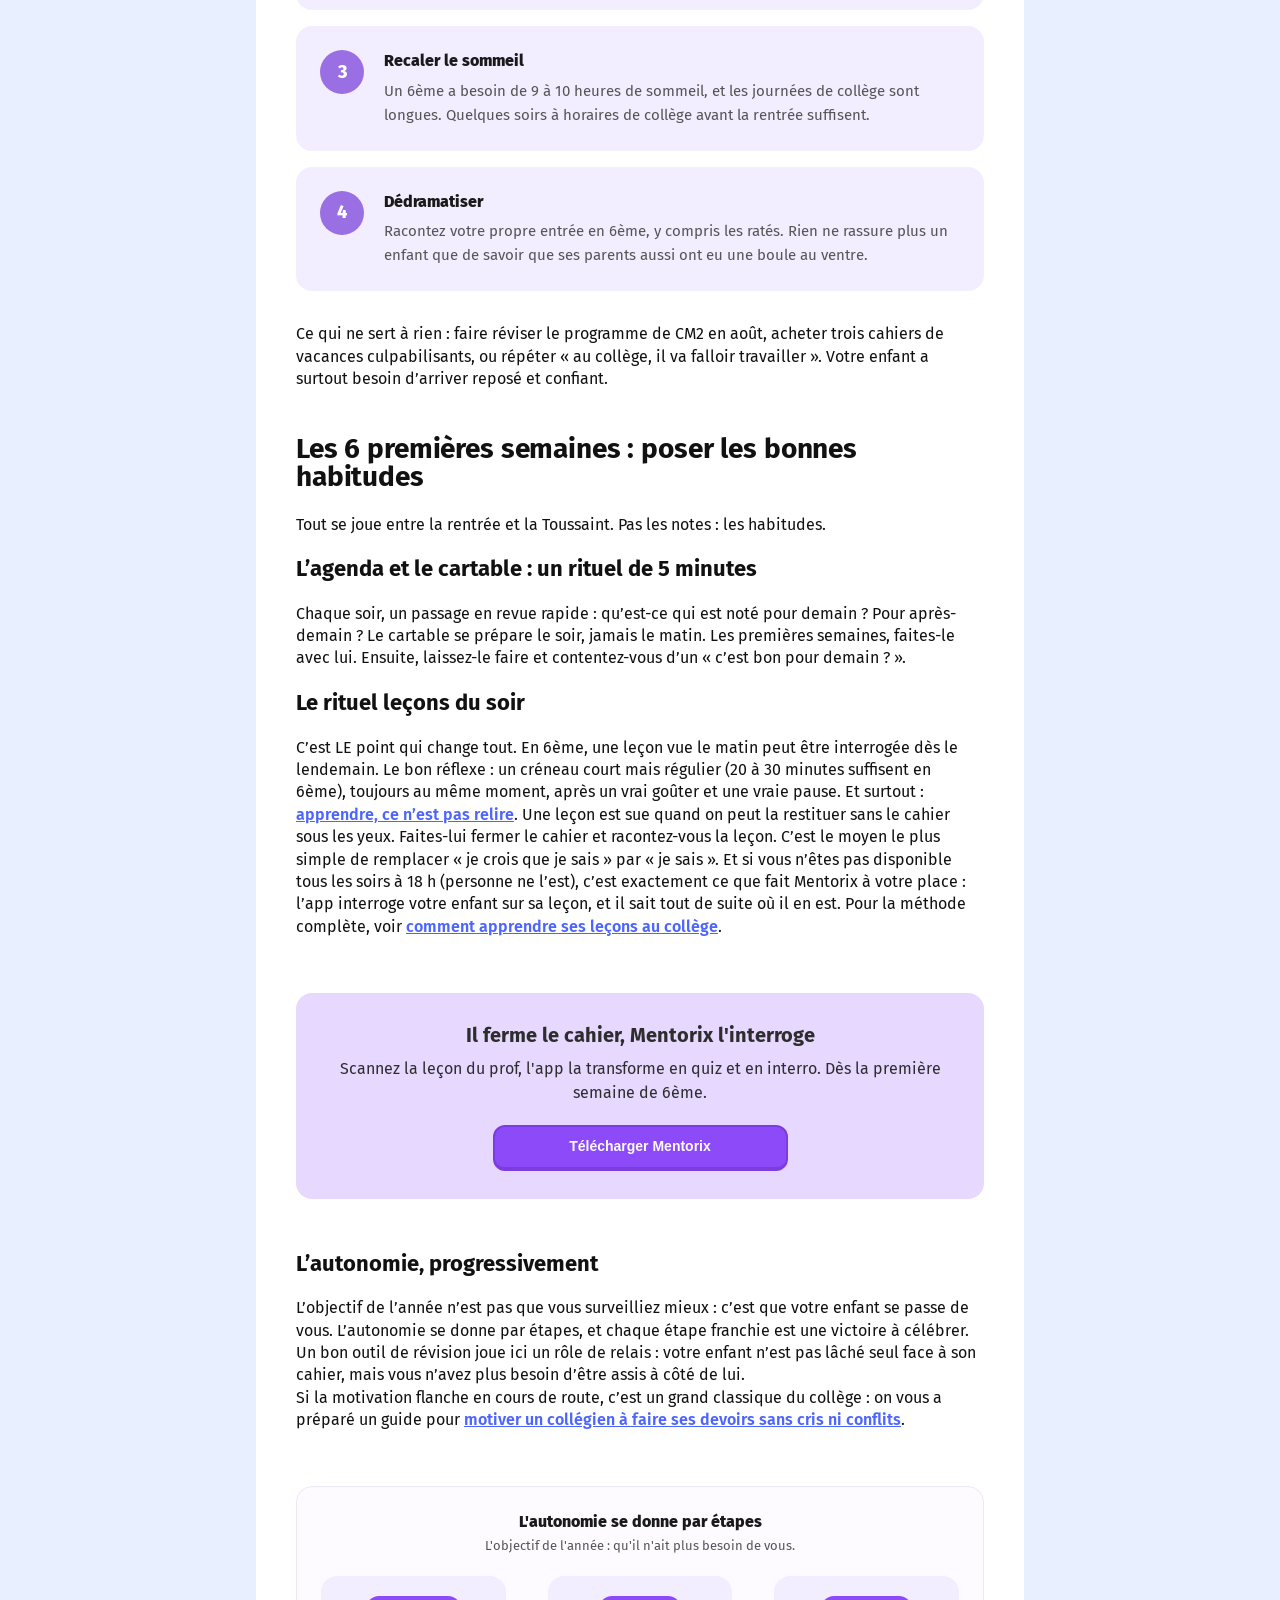
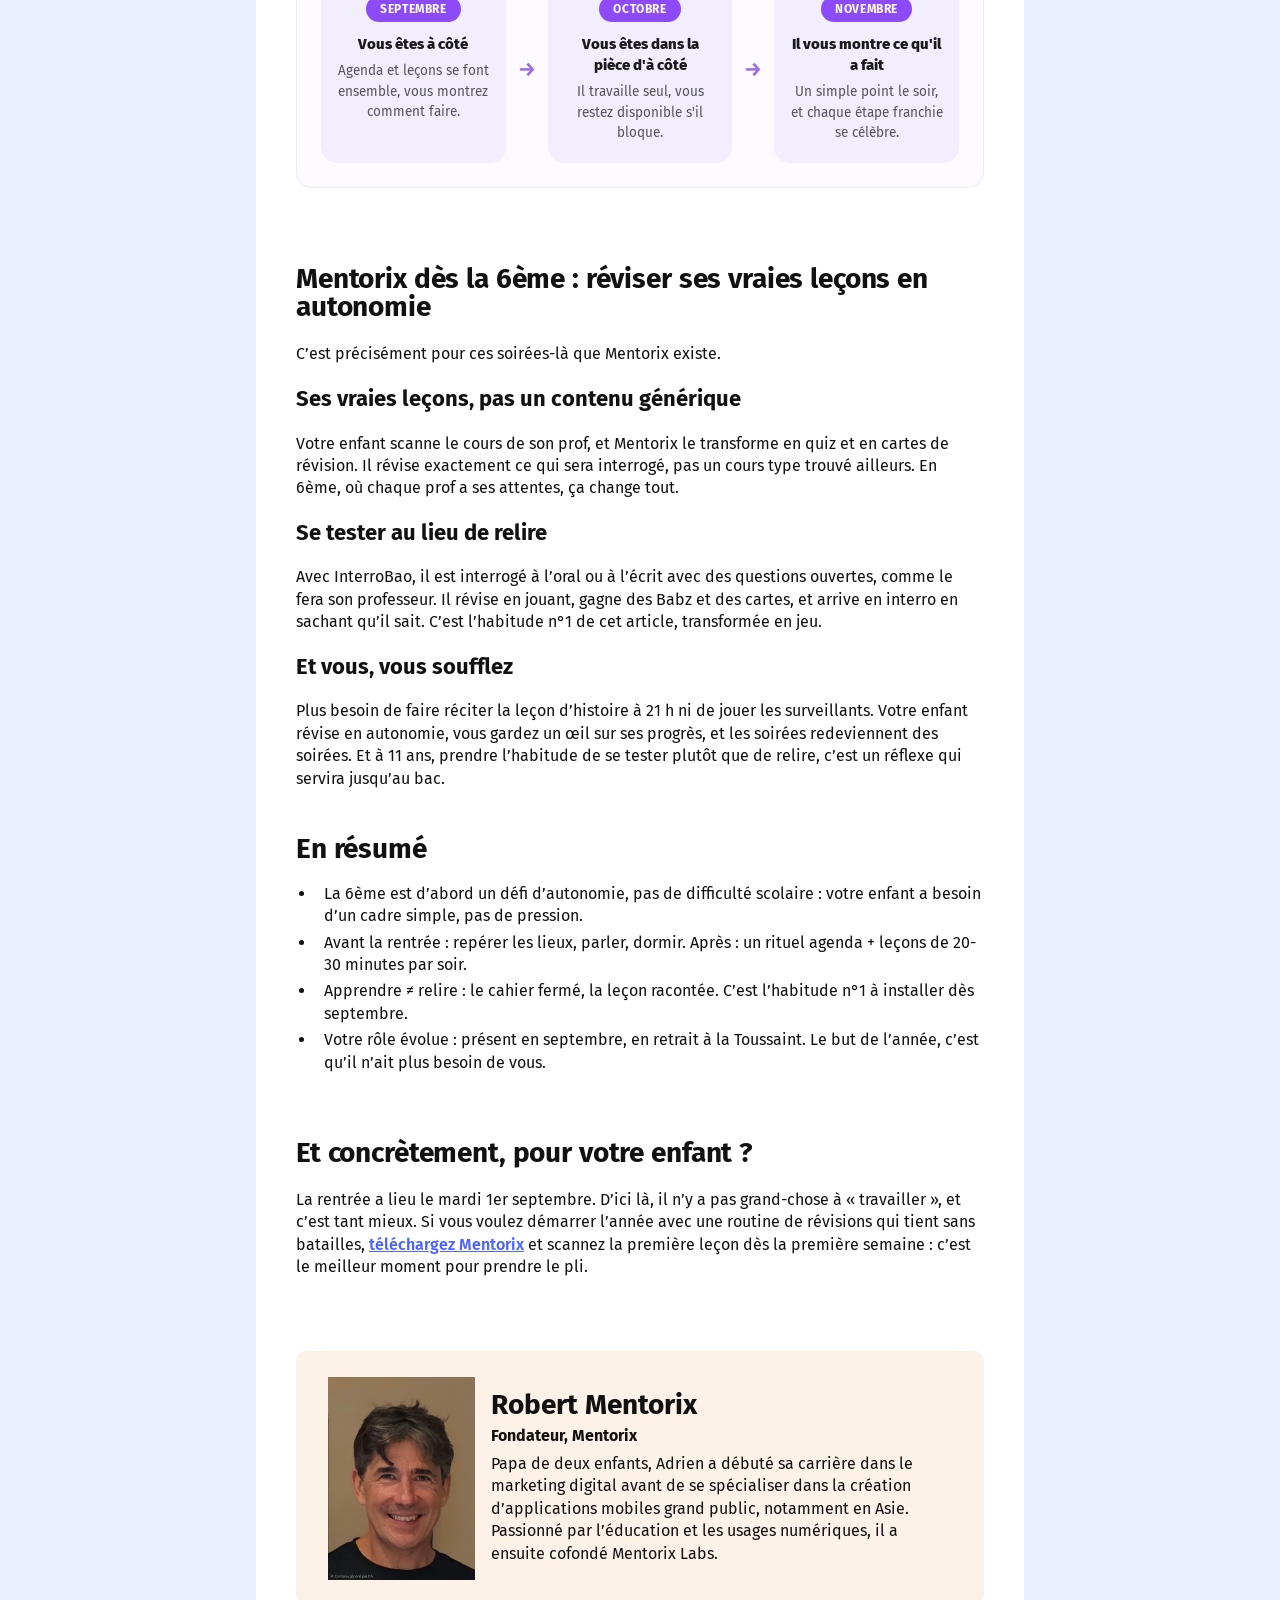
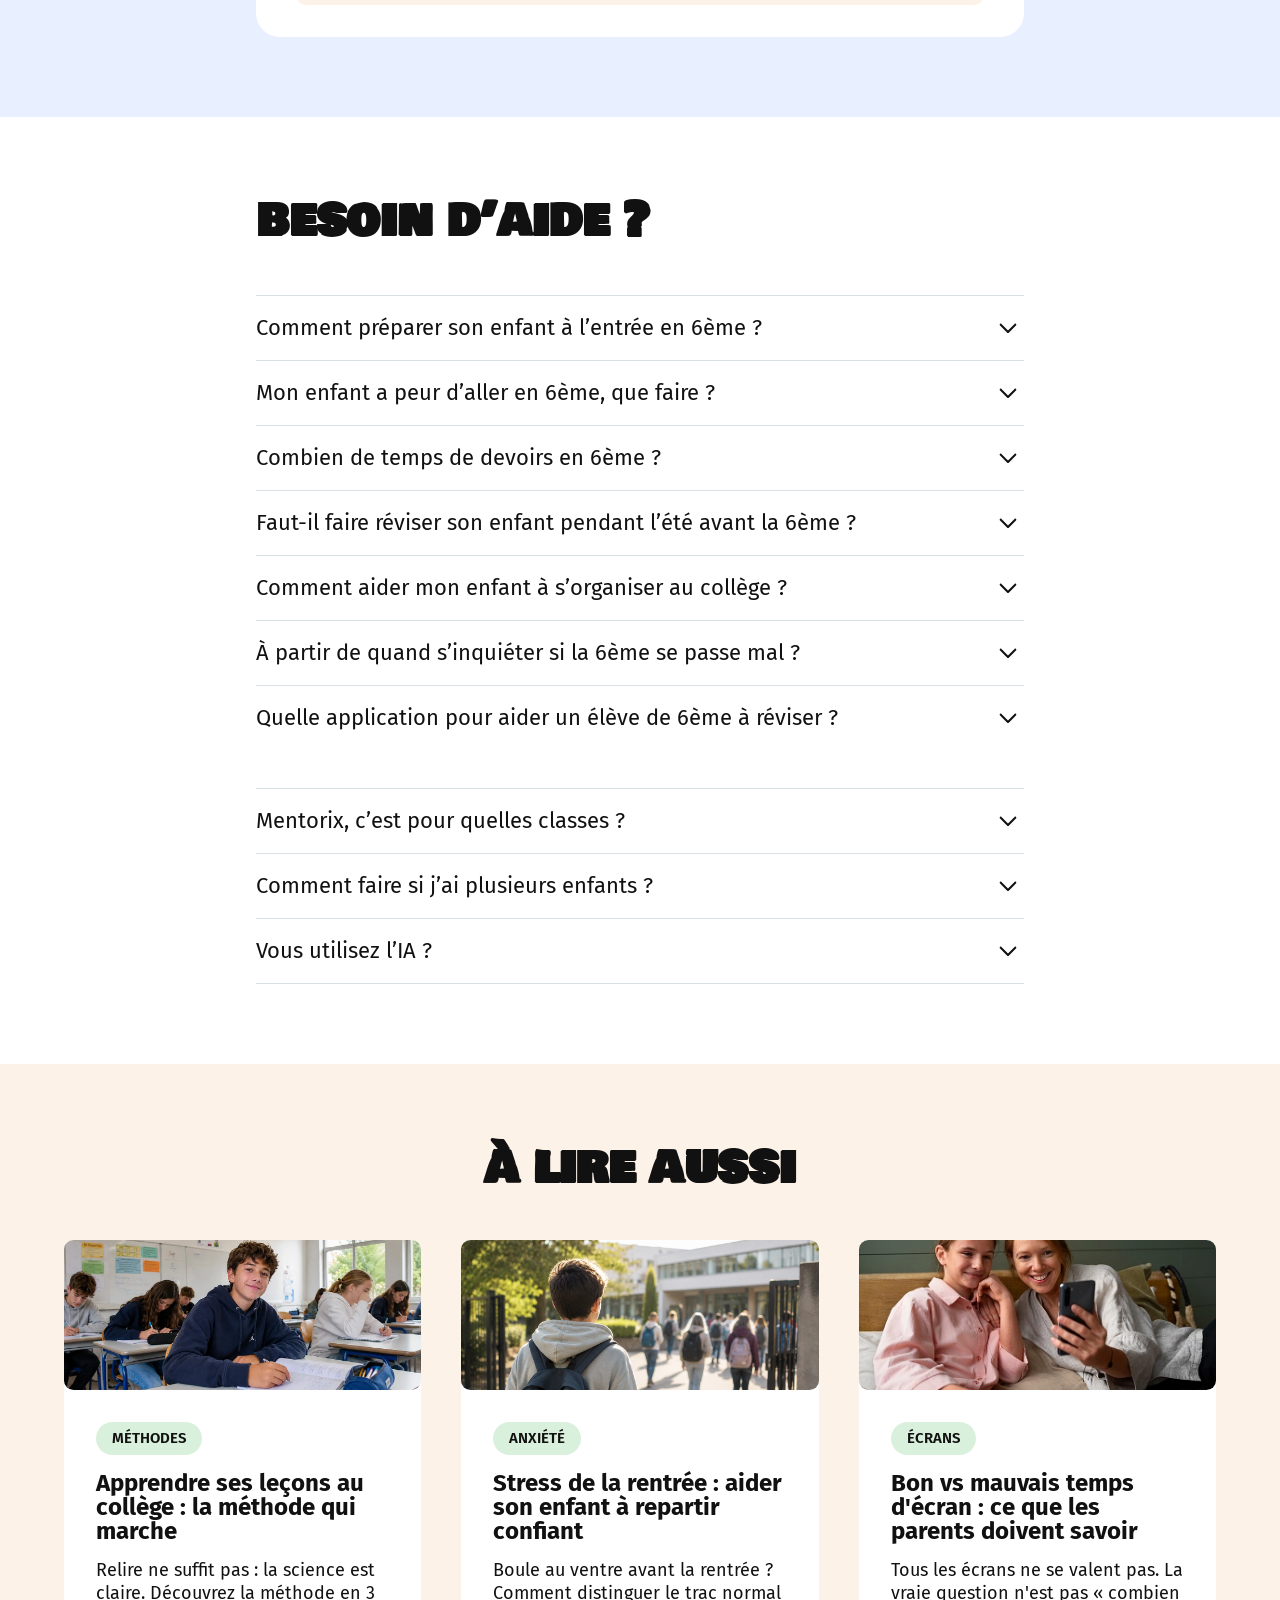
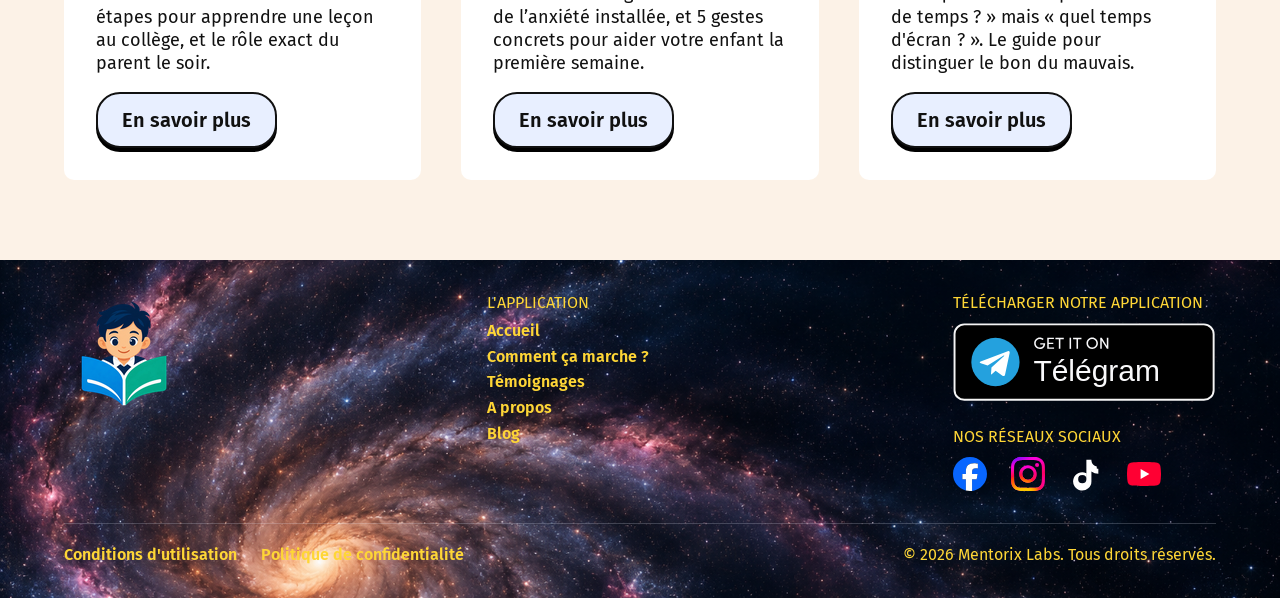
<file: blog/entree-en-6eme/index.html>
<!DOCTYPE html>
<!-- Last Published: Thu Oct 22 2026 09:07:51 GMT+0000 (Coordinated Universal Time) --><html data-wf-collection="69f8b8f13dd60d4e1ab9df60" data-wf-domain="www.baobab-labs.com" data-wf-item-slug="entree-en-6eme" data-wf-page="69f8b8f13dd60d4e1ab9df66" data-wf-site="67a1f0b250a84c443de5dfe8" lang="fr"><head><meta charset="utf-8"/><link crossorigin="anonymous" href="https://cdn.prod.website-files.com" rel="preconnect"/><title>Entrée en 6ème : préparer une rentrée sereine</title><meta content="Entrée en 6ème : ce qui change vraiment, les peurs normales et les habitudes à poser dès septembre pour une rentrée sereine, pour votre enfant et pour vous." name="description"/><meta content="Entrée en 6ème : préparer une rentrée sereine" property="og:title"/><meta content="Entrée en 6ème : ce qui change vraiment, les peurs normales et les habitudes à poser dès septembre pour une rentrée sereine, pour votre enfant et pour vous." property="og:description"/><meta content="https://cdn.prod.website-files.com/69f8b76430588b4b288c2552/6a8491844a06e828d7971515_entree6eme_OG.webp" property="og:image"/><meta content="Entrée en 6ème : préparer une rentrée sereine" name="twitter:title"/><meta content="Entrée en 6ème : ce qui change vraiment, les peurs normales et les habitudes à poser dès septembre pour une rentrée sereine, pour votre enfant et pour vous." name="twitter:description"/><meta content="https://cdn.prod.website-files.com/69f8b76430588b4b288c2552/6a8491844a06e828d7971515_entree6eme_OG.webp" name="twitter:image"/><meta content="website" property="og:type"/><meta content="summary_large_image" name="twitter:card"/><meta content="width=device-width, initial-scale=1" name="viewport"/><link crossorigin="anonymous" href="/assets/0aa26cdbda0f-baobab-staging.webflow.shared.a11444e62.min.css" rel="stylesheet" type="text/css"/><link href="https://fonts.googleapis.com" rel="preconnect"/><link crossorigin="anonymous" href="https://fonts.gstatic.com" rel="preconnect"/><script src="/assets/012e56dad079-webfont.js" type="text/javascript"></script><script type="text/javascript">WebFont.load({  google: {    families: ["Montserrat:100,100italic,200,200italic,300,300italic,400,400italic,500,500italic,600,600italic,700,700italic,800,800italic,900,900italic","Bowlby One:300,400,500,600,700","Bowlby One SC:300,400,500,600,700","Fira Sans:300,400,500,600,700"]  }});</script><script type="text/javascript">!function(o,c){var n=c.documentElement,t=" w-mod-";n.className+=t+"js",("ontouchstart"in o||o.DocumentTouch&&c instanceof DocumentTouch)&&(n.className+=t+"touch")}(window,document);</script><link href="/assets/logo-education.png" rel="shortcut icon" type="image/x-icon"/><link href="/assets/logo-education.png" rel="apple-touch-icon"/><link href="https://www.baobab-labs.com/blog/entree-en-6eme" rel="canonical"/><script type="application/ld+json">
{
  "@context": "https://schema.org",
  "@type": "BlogPosting",
  "headline": "Entrée en 6ème : comment préparer une rentrée sereine (pour lui comme pour vous)",
  "name": "Entrée en 6ème : préparer une rentrée sereine",
  "description": "Entrée en 6ème : ce qui change vraiment, les peurs normales et les habitudes à poser dès septembre pour une rentrée sereine, pour votre enfant et pour vous.",
  "url": "https://www.baobab-labs.com/blog/entree-en-6eme",
  "image": {
    "@type": "ImageObject",
    "url": "https://cdn.prod.website-files.com/69f8b76430588b4b288c2552/6a84918e93109aa77d395974_entree6eme.webp",
    "caption": "Une collegienne monte dans un bus scolaire."
  },
  "datePublished": "2026-08-19T16:00:00.000Z",
  "dateModified": "2026-08-19T16:00:00.000Z",
  "author": {
    "@type": "Person",
    "name": "Robert Mentorix",
    "description": "Papa de deux enfants, Adrien a débuté sa carrière dans le marketing digital avant de se spécialiser dans la création d’applications mobiles grand public, notamment en Asie. Passionné par l’éducation et les usages numériques, il a ensuite cofondé Mentorix Labs.",
    "jobTitle": "Fondateur, Mentorix",
    "image": {
      "@type": "ImageObject",
      "url": "https://cdn.prod.website-files.com/69f8b76430588b4b288c2552/6a05eeb730d84d6b8ea6682e_Adrien-pointillart.webp"
    },
    "sameAs": [
      "https://www.linkedin.com/in/adrienpointillart/"
    ]
  },
  "publisher": {
    "@type": "Organization",
    "name": "Mentorix",
    "logo": {
      "@type": "ImageObject",
      "url": "https://cdn.prod.website-files.com/67a1f0b250a84c443de5dfe8/67a47efcabbb21e35158ef78_Baobab_logo.avif"
    }
  },
  "inLanguage": "fr",
  "keywords": "Motivation"
}
</script><!-- Keep this css code to improve the font quality-->
<style>
  * {
    -webkit-font-smoothing: antialiased;
    -moz-osx-font-smoothing: grayscale;
    -o-font-smoothing: antialiased;
    -webkit-appearance:none;
  }

  .download_component {
    transform: translateY(100%);
    visibility: hidden;
  }
</style>
<!-- JsonLd Global -->
<script type="application/ld+json">
{
  "@context": "https://schema.org",
  "@type": "Organization",
  "name": "Mentorix",
  "description": "Mentorix crée des outils numériques pensés pour les familles, pour aider les collégiens à réviser efficacement grâce à l'IA.",
  "url": "https://www.baobab-labs.com/",
  "logo": {
    "@type": "ImageObject",
    "url": "https://cdn.prod.website-files.com/67a1f0b250a84c443de5dfe8/67a47efcabbb21e35158ef78_Baobab_logo.avif"
  },
  "sameAs": [
    "https://www.linkedin.com/company/baobab-labs/",
    "https://www.instagram.com/baobab.labs/",
    "https://www.facebook.com/BaobabLabs/"
  ]
}
</script>
<script type="application/ld+json">
{
  "@context": "https://schema.org",
  "@type": "WebSite",
  "name": "Mentorix",
  "url": "https://www.baobab-labs.com/"
}
</script>
<!--- GSAP --->
<script src="/assets/cb9c6262bdd7-gsap.min.js"></script>
<script src="/assets/36c29c028158-ScrollTrigger.min.js"></script>
<!-- Google Tag Manager -->
<!-- End Google Tag Manager -->
<style>
.rich-text-block h2 {
  text-transform: none;
  font-size: 1.75rem;
}
.rich-text-block h3 {
  text-transform: none;
  font-size: 1.375rem;
}
</style>
<style>
  html[lang="en"] .section-presse,
  html[lang="pt-BR"] .section-presse,
  html[lang="es"] .section-presse {
    display: none !important;
  }
</style>
<!-- CiteMe AI Tracker -->
<style>
.rich-text-blog h2 {
  font-size: 28px !important;
  line-height: 1.2 !important;
  margin-top: 48px !important;
  margin-bottom: 16px !important;
  font-weight: 600 !important;
}

.rich-text-blog h3 {
  font-size: 24px !important;
  line-height: 1.3 !important;
  margin-top: 32px !important;
  margin-bottom: 12px !important;
  font-weight: 600 !important;
}
</style>
<script async="async" src="https://platform-api.sharethis.com/js/sharethis.js#property=6a01aac47040411e5fe8431c&amp;product=sticky-share-buttons" type="text/javascript"></script>
<link href="https://www.baobab-labs.com/blog/entree-en-6eme" hreflang="fr" rel="alternate"/><link href="https://www.baobab-labs.com/en/blog/entree-en-6eme" hreflang="en" rel="alternate"/><link href="https://www.baobab-labs.com/pt-br/blog/entree-en-6eme" hreflang="pt-br" rel="alternate"/><link href="https://www.baobab-labs.com/es/blog/entree-en-6eme" hreflang="es" rel="alternate"/><link href="/assets/mentorix-headers.css" rel="stylesheet"/></head><body><div class="page-wrapper"><div class="navbar_component w-nav" data-animation="default" data-collapse="medium" data-duration="400" data-easing="ease" data-easing2="ease" role="banner"><div class="navbar_container"><a class="navbar_logo-link w-nav-brand" href="/"><img alt="Mentorix" class="navbar_logo" height="100" loading="lazy" src="/assets/logo-education.png" width="100"/></a><nav class="navbar_menu w-nav-menu" role="navigation"><div class="navbar_menu-left"><a class="navbar_link w-nav-link" href="/#comment-ca-marche">Comment ça marche ?</a><a class="navbar_link navbar_menu-left w-nav-link" href="/#temoignages">Témoignages</a><a class="navbar_link w-nav-link" href="/a-propos">À propos</a><a class="navbar_link w-nav-link" href="/blog">Blog</a></div></nav><div class="menu-button w-nav-button"><div class="icon w-icon-nav-menu"></div></div><a class="navbar_logo-link-_mobile w-nav-brand" href="/"><img alt="Mentorix" class="navbar_logo" height="100" loading="lazy" src="/assets/logo-education.png" width="100"/></a></div></div><main class="section_header a-propos-header" id="header"><div class="padding-global"><div class="container-medium"><div class="header_component"><div &quot;https:="" 69f8b76430588b4b288c2552="" 6a84918e93109aa77d395974_entree6eme.webp&quot;")"="" cdn.prod.website-files.com="" class="hero_blog_item" style="background-image:url("><div class="topic_item_yellow" data-gsap-stagger=""><div class="category_item">Motivation</div></div><h1 class="h1_spe_blog">Entrée en 6ème : préparer une rentrée sereine</h1><div data-gsap-trigger=""><div class="elements_item_hero_article" data-gsap-stagger=""><div class="benefits_item-text">Robert Mentorix</div><div class="benefits_item-text cache">•</div><div class="benefits_item-text">19/8/2026</div><div class="benefits_item-text cache">•</div><div class="w-layout-hflex reading_time"><div class="benefits_item-text">8</div><div class="benefits_item-text">minutes de lecture</div></div></div></div></div></div></div></div></main><section class="section_content_blog" id="faq"><div class="padding-global padding-section-medium"><div class="container-small"><div class="article_component"><div class="rich-text-block w-richtext"><p><strong>L’entrée en 6ème se prépare en douceur : quelques repères posés avant le jour J, des attentes réalistes les premières semaines, et une routine de leçons installée dès septembre suffisent à transformer cette transition en réussite. Sans pression pour votre enfant, ni pour vous.</strong></p><p>‍</p><div class="w-embed"><div style="background:#E6D8FE; border-radius:16px; padding:28px 32px; margin:0 0 32px 0; font-family:inherit;">
<p style="font-size:20px; font-weight:800; color:#1A1A1A; margin:0 0 16px 0;">En bref</p>
<ul style="margin:0; padding-left:20px; color:#2D2D2D; font-size:16px; line-height:1.7;">
<li style="margin-bottom:10px;">
      Le passage du CM2 à la 6ème est le plus grand changement scolaire depuis le CP : nouveaux profs, nouveau rythme, et surtout une <strong>autonomie attendue</strong> que personne n'a encore apprise à votre enfant.
    </li>
<li style="margin-bottom:10px;">
      Les inquiétudes, les vôtres comme les siennes, sont <strong>normales</strong>. La plupart des élèves trouvent leurs marques en quelques semaines.
    </li>
<li>
      Ce qui fait la différence, ce n'est pas la trousse parfaite : c'est <strong>la routine des leçons posée dans les six premières semaines</strong>.
    </li>
</ul>
</div></div><p>‍</p><h2>La scène de fin août</h2><p>‍</p><p>Fin août. Le cartable est prêt depuis dix jours, l’emploi du temps est scruté comme une carte au trésor, et une petite question tourne en boucle, chez vous comme chez lui : « Et si ça se passait mal ? »</p><p>Respirez. Chaque année, environ 800 000 enfants font leur entrée en 6ème en France. La grande majorité trouve ses marques avant les vacances de la Toussaint. Mais il est vrai que cette rentrée-là ne ressemble à aucune autre. Voici ce qui change vraiment, et ce que vous pouvez faire sans vous transformer en coach scolaire.</p><p>‍</p><div class="w-embed"><div style="background:#E6D8FE; border-radius:16px; padding:28px 24px; margin:32px 0; text-align:center; font-family:inherit;">
<p style="font-size:20px; color:#2D2D2D; margin:0 0 8px 0; line-height:1.4; font-weight:700;">
    La 6ème commence, les batailles du soir non
  </p>
<p style="font-size:16px; color:#2D2D2D; margin:0 0 20px 0; line-height:1.5; font-weight:400;">
    Mentorix transforme ses vraies leçons en quiz. Il révise seul, vous soufflez.
  </p>
<a class="cta-button" href="https://intelos-01.tailb936aa.ts.net/education/inscription" target="_blank">Télécharger Mentorix</a>
</div>
<style>
  .cta-button {
    display: inline-flex;
    align-items: center;
    justify-content: center;
    width: 100%;
    max-width: 295px;
    height: 46px;
    padding: 8px 12px;
    background-color: #8C4AF8;
    border-radius: 12px;
    color: #FDFBFF;
    font-family: 'Poppins', sans-serif;
    font-weight: 600;
    font-size: 14px;
    text-decoration: none;
    cursor: pointer;
    border: 2px solid #7B3DE0;
    border-bottom-width: 4px;
    box-sizing: border-box;
  }
  .cta-button:hover {
    background-color: #7B3DE0;
  }
</style></div><p>‍</p><p>‍</p><h2>Ce qui change vraiment entre le CM2 et la 6ème</h2><p>‍</p><p>En CM2, un enseignant unique connaissait votre enfant par cœur et rythmait ses journées. En 6ème, tout bascule en une semaine :</p><div class="w-embed"><div style="font-family:inherit; margin:32px 0; background:#FDFBFF; border:1px solid #EEE8F8; border-radius:16px; padding:24px;">
<p style="margin:0 0 20px 0; font-size:16px; font-weight:800; color:#1A1A1A; text-align:center;">Ce qui change entre le CM2 et la 6ème</p>
<!-- En-têtes de colonnes -->
<div style="display:flex; align-items:center; gap:12px; margin-bottom:14px;">
<div style="flex:1; text-align:center;">
<span style="display:inline-block; background:#F3EEFF; color:#555; font-size:13px; font-weight:700; padding:6px 18px; border-radius:999px; text-transform:uppercase; letter-spacing:0.05em;">CM2</span>
</div>
<div style="width:28px;"></div>
<div style="flex:1; text-align:center;">
<span style="display:inline-block; background:#8C4AF8; color:#FDFBFF; font-size:13px; font-weight:700; padding:6px 18px; border-radius:999px; text-transform:uppercase; letter-spacing:0.05em;">6ÈME</span>
</div>
</div>
<!-- Ligne 1 -->
<div style="display:flex; align-items:stretch; gap:12px; margin-bottom:10px;">
<div style="flex:1; background:#F8F5FE; border-radius:12px; padding:14px 16px; font-size:14.5px; color:#555; line-height:1.5; display:flex; align-items:center;">Un enseignant unique qui connaît l'enfant par cœur</div>
<div style="width:28px; display:flex; align-items:center; justify-content:center; color:#9B6FE4; font-size:18px; font-weight:700;">→</div>
<div style="flex:1; background:#F3EEFF; border-radius:12px; padding:14px 16px; font-size:14.5px; color:#1A1A1A; font-weight:600; line-height:1.5; display:flex; align-items:center;">Une dizaine de professeurs, chacun avec ses exigences</div>
</div>
<!-- Ligne 2 -->
<div style="display:flex; align-items:stretch; gap:12px; margin-bottom:10px;">
<div style="flex:1; background:#F8F5FE; border-radius:12px; padding:14px 16px; font-size:14.5px; color:#555; line-height:1.5; display:flex; align-items:center;">La même salle toute l'année</div>
<div style="width:28px; display:flex; align-items:center; justify-content:center; color:#9B6FE4; font-size:18px; font-weight:700;">→</div>
<div style="flex:1; background:#F3EEFF; border-radius:12px; padding:14px 16px; font-size:14.5px; color:#1A1A1A; font-weight:600; line-height:1.5; display:flex; align-items:center;">Des salles différentes, un emploi du temps qui change chaque jour</div>
</div>
<!-- Ligne 3 -->
<div style="display:flex; align-items:stretch; gap:12px; margin-bottom:10px;">
<div style="flex:1; background:#F8F5FE; border-radius:12px; padding:14px 16px; font-size:14.5px; color:#555; line-height:1.5; display:flex; align-items:center;">Des devoirs guidés, vérifiés en classe</div>
<div style="width:28px; display:flex; align-items:center; justify-content:center; color:#9B6FE4; font-size:18px; font-weight:700;">→</div>
<div style="flex:1; background:#F3EEFF; border-radius:12px; padding:14px 16px; font-size:14.5px; color:#1A1A1A; font-weight:600; line-height:1.5; display:flex; align-items:center;">Des leçons à apprendre seul le soir, interrogées sans prévenir</div>
</div>
<!-- Ligne 4 -->
<div style="display:flex; align-items:stretch; gap:12px;">
<div style="flex:1; background:#F8F5FE; border-radius:12px; padding:14px 16px; font-size:14.5px; color:#555; line-height:1.5; display:flex; align-items:center;">Le cartable préparé avec vous</div>
<div style="width:28px; display:flex; align-items:center; justify-content:center; color:#9B6FE4; font-size:18px; font-weight:700;">→</div>
<div style="flex:1; background:#F3EEFF; border-radius:12px; padding:14px 16px; font-size:14.5px; color:#1A1A1A; font-weight:600; line-height:1.5; display:flex; align-items:center;">Un agenda, un casier et des affaires à gérer soi-même</div>
</div>
<p style="margin:16px 0 0 0; font-size:13px; color:#888; text-align:center;">Le vrai changement de la 6ème n'est pas la difficulté des cours : c'est l'autonomie.</p>
</div></div><p>Le vrai changement n’est pas la difficulté des cours. C’est l’autonomie. Du jour au lendemain, on attend d’un enfant de 11 ans qu’il s’organise comme un grand, alors que personne ne lui a encore appris comment faire. Bonne nouvelle : ça s’apprend, et septembre est le meilleur moment.</p><p>‍</p><p>‍</p><h2>Les 3 peurs les plus fréquentes (et pourquoi elles sont normales)</h2><p>‍</p><p><strong>« Il va être perdu dans ce grand collège. »</strong> Les premiers jours, oui, un peu, comme tous les 6èmes. Les collèges le savent : rentrée décalée, professeur principal attentif, tutorat parfois. Au bout d’une semaine, le labyrinthe devient un terrain connu.</p><p><strong>« Elle ne saura pas s’organiser. »</strong> C’est vrai, et c’est normal. L’organisation n’est pas un don, c’est une compétence qui se construit. Votre rôle n’est pas de faire à sa place, mais de mettre en place un cadre simple qui l’aide à y arriver seule.</p><p><strong>« Les notes vont chuter. »</strong> Un léger flottement au premier trimestre est fréquent : le temps que chacun comprenne ce que les profs attendent. Ce n’est pas un signal d’alarme, c’est un temps d’adaptation. Si le stress s’installe durablement, notre article sur <a href="/blog/anxiete-scolaire-college">l’anxiété scolaire au collège</a> vous aidera à faire la part des choses.</p><p>‍</p><p>‍</p><h2>Avant la rentrée : ce qui aide vraiment</h2><p>‍</p><p>Pas besoin d’un plan de bataille. Quatre choses suffisent :</p><div class="w-embed"><div style="font-family:inherit; margin:32px 0; display:flex; flex-direction:column; gap:16px;">
<!-- Carte 1 -->
<div style="display:flex; align-items:flex-start; gap:20px; background:#F3EEFF; border-radius:16px; padding:24px;">
<div style="width:44px; height:44px; border-radius:50%; background:#9B6FE4; color:white; font-size:18px; font-weight:800; display:flex; align-items:center; justify-content:center; flex-shrink:0;">1</div>
<div>
<p style="margin:0 0 6px 0; font-size:16px; font-weight:800; color:#1A1A1A;">Repérer les lieux</p>
<p style="margin:0; font-size:15px; color:#555; line-height:1.6;">Passer devant le collège, tester le trajet. Le jour J, ce sera un stress de moins.</p>
</div>
</div>
<!-- Carte 2 -->
<div style="display:flex; align-items:flex-start; gap:20px; background:#F3EEFF; border-radius:16px; padding:24px;">
<div style="width:44px; height:44px; border-radius:50%; background:#9B6FE4; color:white; font-size:18px; font-weight:800; display:flex; align-items:center; justify-content:center; flex-shrink:0;">2</div>
<div>
<p style="margin:0 0 6px 0; font-size:16px; font-weight:800; color:#1A1A1A;">En parler simplement</p>
<p style="margin:0; font-size:15px; color:#555; line-height:1.6;">« Qu'est-ce qui te fait envie ? Qu'est-ce qui t'inquiète ? » Et accueillir les réponses sans les minimiser ni en rajouter.</p>
</div>
</div>
<!-- Carte 3 -->
<div style="display:flex; align-items:flex-start; gap:20px; background:#F3EEFF; border-radius:16px; padding:24px;">
<div style="width:44px; height:44px; border-radius:50%; background:#9B6FE4; color:white; font-size:18px; font-weight:800; display:flex; align-items:center; justify-content:center; flex-shrink:0;">3</div>
<div>
<p style="margin:0 0 6px 0; font-size:16px; font-weight:800; color:#1A1A1A;">Recaler le sommeil</p>
<p style="margin:0; font-size:15px; color:#555; line-height:1.6;">Un 6ème a besoin de 9 à 10 heures de sommeil, et les journées de collège sont longues. Quelques soirs à horaires de collège avant la rentrée suffisent.</p>
</div>
</div>
<!-- Carte 4 -->
<div style="display:flex; align-items:flex-start; gap:20px; background:#F3EEFF; border-radius:16px; padding:24px;">
<div style="width:44px; height:44px; border-radius:50%; background:#9B6FE4; color:white; font-size:18px; font-weight:800; display:flex; align-items:center; justify-content:center; flex-shrink:0;">4</div>
<div>
<p style="margin:0 0 6px 0; font-size:16px; font-weight:800; color:#1A1A1A;">Dédramatiser</p>
<p style="margin:0; font-size:15px; color:#555; line-height:1.6;">Racontez votre propre entrée en 6ème, y compris les ratés. Rien ne rassure plus un enfant que de savoir que ses parents aussi ont eu une boule au ventre.</p>
</div>
</div>
</div></div><p>Ce qui ne sert à rien : faire réviser le programme de CM2 en août, acheter trois cahiers de vacances culpabilisants, ou répéter « au collège, il va falloir travailler ». Votre enfant a surtout besoin d’arriver reposé et confiant.</p><p>‍</p><p>‍</p><h2>Les 6 premières semaines : poser les bonnes habitudes</h2><p>‍</p><p>Tout se joue entre la rentrée et la Toussaint. Pas les notes : les habitudes.</p><p>‍</p><h3>L’agenda et le cartable : un rituel de 5 minutes</h3><p>‍</p><p>Chaque soir, un passage en revue rapide : qu’est-ce qui est noté pour demain ? Pour après-demain ? Le cartable se prépare le soir, jamais le matin. Les premières semaines, faites-le avec lui. Ensuite, laissez-le faire et contentez-vous d’un « c’est bon pour demain ? ».</p><p>‍</p><h3>Le rituel leçons du soir</h3><p>‍</p><p>C’est LE point qui change tout. En 6ème, une leçon vue le matin peut être interrogée dès le lendemain. Le bon réflexe : un créneau court mais régulier (20 à 30 minutes suffisent en 6ème), toujours au même moment, après un vrai goûter et une vraie pause. Et surtout : <a href="/blog/apprendre-ses-lecons-au-college">apprendre, ce n’est pas relire</a>. Une leçon est sue quand on peut la restituer sans le cahier sous les yeux. Faites-lui fermer le cahier et racontez-vous la leçon. C’est le moyen le plus simple de remplacer « je crois que je sais » par « je sais ». Et si vous n’êtes pas disponible tous les soirs à 18 h (personne ne l’est), c’est exactement ce que fait Mentorix à votre place : l’app interroge votre enfant sur sa leçon, et il sait tout de suite où il en est. Pour la méthode complète, voir <a href="/blog/apprendre-ses-lecons-au-college">comment apprendre ses leçons au collège</a>.</p><p>‍</p><div class="w-embed"><div style="background:#E6D8FE; border-radius:16px; padding:28px 24px; margin:32px 0; text-align:center; font-family:inherit;">
<p style="font-size:20px; color:#2D2D2D; margin:0 0 8px 0; line-height:1.4; font-weight:700;">
    Il ferme le cahier, Mentorix l'interroge
  </p>
<p style="font-size:16px; color:#2D2D2D; margin:0 0 20px 0; line-height:1.5; font-weight:400;">
    Scannez la leçon du prof, l'app la transforme en quiz et en interro. Dès la première semaine de 6ème.
  </p>
<a class="cta-button" href="https://intelos-01.tailb936aa.ts.net/education/inscription" target="_blank">Télécharger Mentorix</a>
</div>
<style>
  .cta-button {
    display: inline-flex;
    align-items: center;
    justify-content: center;
    width: 100%;
    max-width: 295px;
    height: 46px;
    padding: 8px 12px;
    background-color: #8C4AF8;
    border-radius: 12px;
    color: #FDFBFF;
    font-family: 'Poppins', sans-serif;
    font-weight: 600;
    font-size: 14px;
    text-decoration: none;
    cursor: pointer;
    border: 2px solid #7B3DE0;
    border-bottom-width: 4px;
    box-sizing: border-box;
  }
  .cta-button:hover {
    background-color: #7B3DE0;
  }
</style></div><p>‍</p><h3>L’autonomie, progressivement</h3><p>‍</p><p>L’objectif de l’année n’est pas que vous surveilliez mieux : c’est que votre enfant se passe de vous. L’autonomie se donne par étapes, et chaque étape franchie est une victoire à célébrer. Un bon outil de révision joue ici un rôle de relais : votre enfant n’est pas lâché seul face à son cahier, mais vous n’avez plus besoin d’être assis à côté de lui.</p><p>Si la motivation flanche en cours de route, c’est un grand classique du collège : on vous a préparé un guide pour <a href="/blog/motiver-collegien-devoirs">motiver un collégien à faire ses devoirs sans cris ni conflits</a>.</p><p>‍</p><div class="w-embed"><div style="font-family:inherit; margin:32px 0; background:#FDFBFF; border:1px solid #EEE8F8; border-radius:16px; padding:24px;">
<p style="margin:0 0 4px 0; font-size:16px; font-weight:800; color:#1A1A1A; text-align:center;">L'autonomie se donne par étapes</p>
<p style="margin:0 0 20px 0; font-size:13px; color:#555; text-align:center;">L'objectif de l'année : qu'il n'ait plus besoin de vous.</p>
<div class="bao-frise">
<div class="bao-etape">
<span style="display:inline-block; background:#8C4AF8; color:#FDFBFF; font-size:12px; font-weight:700; padding:5px 14px; border-radius:999px; text-transform:uppercase; letter-spacing:0.05em; margin-bottom:12px;">Septembre</span>
<p style="margin:0 0 6px 0; font-size:15px; font-weight:800; color:#1A1A1A;">Vous êtes à côté</p>
<p style="margin:0; font-size:13.5px; color:#555; line-height:1.5;">Agenda et leçons se font ensemble, vous montrez comment faire.</p>
</div>
<div class="bao-fleche">→</div>
<div class="bao-etape">
<span style="display:inline-block; background:#8C4AF8; color:#FDFBFF; font-size:12px; font-weight:700; padding:5px 14px; border-radius:999px; text-transform:uppercase; letter-spacing:0.05em; margin-bottom:12px;">Octobre</span>
<p style="margin:0 0 6px 0; font-size:15px; font-weight:800; color:#1A1A1A;">Vous êtes dans la pièce d'à côté</p>
<p style="margin:0; font-size:13.5px; color:#555; line-height:1.5;">Il travaille seul, vous restez disponible s'il bloque.</p>
</div>
<div class="bao-fleche">→</div>
<div class="bao-etape">
<span style="display:inline-block; background:#8C4AF8; color:#FDFBFF; font-size:12px; font-weight:700; padding:5px 14px; border-radius:999px; text-transform:uppercase; letter-spacing:0.05em; margin-bottom:12px;">Novembre</span>
<p style="margin:0 0 6px 0; font-size:15px; font-weight:800; color:#1A1A1A;">Il vous montre ce qu'il a fait</p>
<p style="margin:0; font-size:13.5px; color:#555; line-height:1.5;">Un simple point le soir, et chaque étape franchie se célèbre.</p>
</div>
</div>
</div>
<style>
  .bao-frise { display:flex; gap:12px; align-items:stretch; }
  .bao-etape { flex:1; background:#F3EEFF; border-radius:16px; padding:20px 16px; text-align:center; }
  .bao-fleche { display:flex; align-items:center; justify-content:center; color:#9B6FE4; font-size:20px; font-weight:700; flex-shrink:0; }
  @media (max-width: 640px) {
    .bao-frise { flex-direction:column; gap:8px; }
    .bao-fleche { transform:rotate(90deg); padding:2px 0; }
  }
</style></div><p>‍</p><p>‍</p><h2>Mentorix dès la 6ème : réviser ses vraies leçons en autonomie</h2><p>‍</p><p>C’est précisément pour ces soirées-là que Mentorix existe.</p><p>‍</p><h3>Ses vraies leçons, pas un contenu générique</h3><p>‍</p><p>Votre enfant scanne le cours de son prof, et Mentorix le transforme en quiz et en cartes de révision. Il révise exactement ce qui sera interrogé, pas un cours type trouvé ailleurs. En 6ème, où chaque prof a ses attentes, ça change tout.</p><p>‍</p><h3>Se tester au lieu de relire</h3><p>‍</p><p>Avec InterroBao, il est interrogé à l’oral ou à l’écrit avec des questions ouvertes, comme le fera son professeur. Il révise en jouant, gagne des Babz et des cartes, et arrive en interro en sachant qu’il sait. C’est l’habitude n°1 de cet article, transformée en jeu.</p><p>‍</p><h3>Et vous, vous soufflez</h3><p>‍</p><p>Plus besoin de faire réciter la leçon d’histoire à 21 h ni de jouer les surveillants. Votre enfant révise en autonomie, vous gardez un œil sur ses progrès, et les soirées redeviennent des soirées. Et à 11 ans, prendre l’habitude de se tester plutôt que de relire, c’est un réflexe qui servira jusqu’au bac.</p><p>‍</p><p>‍</p><h2>En résumé</h2><ul role="list"><li>La 6ème est d’abord un défi d’autonomie, pas de difficulté scolaire : votre enfant a besoin d’un cadre simple, pas de pression.</li><li>Avant la rentrée : repérer les lieux, parler, dormir. Après : un rituel agenda + leçons de 20-30 minutes par soir.</li><li>Apprendre ≠ relire : le cahier fermé, la leçon racontée. C’est l’habitude n°1 à installer dès septembre.</li><li>Votre rôle évolue : présent en septembre, en retrait à la Toussaint. Le but de l’année, c’est qu’il n’ait plus besoin de vous.</li></ul><p>‍</p><p>‍</p><h2>Et concrètement, pour votre enfant ?</h2><p>‍</p><p>La rentrée a lieu le mardi 1er septembre. D’ici là, il n’y a pas grand-chose à « travailler », et c’est tant mieux. Si vous voulez démarrer l’année avec une routine de révisions qui tient sans batailles, <a href="/">téléchargez Mentorix</a> et scannez la première leçon dès la première semaine : c’est le meilleur moment pour prendre le pli.</p><p>‍</p></div><div class="authors_component"><img alt="Robert Mentorix" class="image_author" loading="lazy" src="/assets/fondateur-photo.jpeg"/><div class="w-layout-vflex text_author"><div class="name-author-linkedin"><div class="heading-style-h4">Robert Mentorix</div></div><div class="text-weight-bold">Fondateur, Mentorix</div><p>Papa de deux enfants, Adrien a débuté sa carrière dans le marketing digital avant de se spécialiser dans la création d’applications mobiles grand public, notamment en Asie. Passionné par l’éducation et les usages numériques, il a ensuite cofondé Mentorix Labs.</p></div></div></div></div></div></section><section class="section_faq" id="faq"><div class="padding-global padding-section-medium"><div class="container-small"><div class="faq_component"><h2 class="faq_heading">besoin d’aide ?</h2><div class="w-dyn-list"><div class="w-dyn-items" role="list"><div class="w-dyn-item" role="listitem"><div class="faq_accordion" itemprop="mainEntity" itemscope="itemscope" itemtype="https://schema.org/Question"><div class="faq_question" data-w-id="e771d481-14a8-009a-782a-b0e90d494363"><div class="text-block" itemprop="name">Comment préparer son enfant à l’entrée en 6ème ?</div><div class="faq_icon-wrapper"><div class="icon-embed-small w-embed"><svg fill="none" height="100%" viewbox="0 0 32 32" width="100%" xmlns="http://www.w3.org/2000/svg">
<path clip-rule="evenodd" d="M16.5303 20.8839C16.2374 21.1768 15.7626 21.1768 15.4697 20.8839L7.82318 13.2374C7.53029 12.9445 7.53029 12.4697 7.82318 12.1768L8.17674 11.8232C8.46963 11.5303 8.9445 11.5303 9.2374 11.8232L16 18.5858L22.7626 11.8232C23.0555 11.5303 23.5303 11.5303 23.8232 11.8232L24.1768 12.1768C24.4697 12.4697 24.4697 12.9445 24.1768 13.2374L16.5303 20.8839Z" fill="currentColor" fill-rule="evenodd"></path>
</svg></div></div></div><div class="faq_answer" itemprop="acceptedAnswer" itemscope="itemscope" itemtype="https://schema.org/Answer"><div class="text-rich-text w-richtext" itemprop="text"><p>L’essentiel tient en quatre points : repérer le collège et le trajet, parler de ses inquiétudes sans les dramatiser, recaler le sommeil avant la rentrée, et poser dès septembre un rituel court de leçons (20-30 minutes par soir). Réviser le programme de CM2 pendant l’été n’est pas nécessaire.</p></div><div class="spacer-small"></div></div></div></div><div class="w-dyn-item" role="listitem"><div class="faq_accordion" itemprop="mainEntity" itemscope="itemscope" itemtype="https://schema.org/Question"><div class="faq_question" data-w-id="e771d481-14a8-009a-782a-b0e90d494363"><div class="text-block" itemprop="name">Mon enfant a peur d’aller en 6ème, que faire ?</div><div class="faq_icon-wrapper"><div class="icon-embed-small w-embed"><svg fill="none" height="100%" viewbox="0 0 32 32" width="100%" xmlns="http://www.w3.org/2000/svg">
<path clip-rule="evenodd" d="M16.5303 20.8839C16.2374 21.1768 15.7626 21.1768 15.4697 20.8839L7.82318 13.2374C7.53029 12.9445 7.53029 12.4697 7.82318 12.1768L8.17674 11.8232C8.46963 11.5303 8.9445 11.5303 9.2374 11.8232L16 18.5858L22.7626 11.8232C23.0555 11.5303 23.5303 11.5303 23.8232 11.8232L24.1768 12.1768C24.4697 12.4697 24.4697 12.9445 24.1768 13.2374L16.5303 20.8839Z" fill="currentColor" fill-rule="evenodd"></path>
</svg></div></div></div><div class="faq_answer" itemprop="acceptedAnswer" itemscope="itemscope" itemtype="https://schema.org/Answer"><div class="text-rich-text w-richtext" itemprop="text"><p>C’est une réaction normale face à l’inconnu. Écoutez ses craintes sans les minimiser, visitez le collège si possible, et rappelez-lui que tous les 6èmes sont dans la même situation. Si la peur persiste après plusieurs semaines (maux de ventre réguliers, refus d’aller au collège), parlez-en au professeur principal. Notre article sur l’anxiété scolaire peut aussi vous aider.</p></div><div class="spacer-small"></div></div></div></div><div class="w-dyn-item" role="listitem"><div class="faq_accordion" itemprop="mainEntity" itemscope="itemscope" itemtype="https://schema.org/Question"><div class="faq_question" data-w-id="e771d481-14a8-009a-782a-b0e90d494363"><div class="text-block" itemprop="name">Combien de temps de devoirs en 6ème ?</div><div class="faq_icon-wrapper"><div class="icon-embed-small w-embed"><svg fill="none" height="100%" viewbox="0 0 32 32" width="100%" xmlns="http://www.w3.org/2000/svg">
<path clip-rule="evenodd" d="M16.5303 20.8839C16.2374 21.1768 15.7626 21.1768 15.4697 20.8839L7.82318 13.2374C7.53029 12.9445 7.53029 12.4697 7.82318 12.1768L8.17674 11.8232C8.46963 11.5303 8.9445 11.5303 9.2374 11.8232L16 18.5858L22.7626 11.8232C23.0555 11.5303 23.5303 11.5303 23.8232 11.8232L24.1768 12.1768C24.4697 12.4697 24.4697 12.9445 24.1768 13.2374L16.5303 20.8839Z" fill="currentColor" fill-rule="evenodd"></path>
</svg></div></div></div><div class="faq_answer" itemprop="acceptedAnswer" itemscope="itemscope" itemtype="https://schema.org/Answer"><div class="text-rich-text w-richtext" itemprop="text"><p>Comptez 20 à 30 minutes de travail effectif par soir en 6ème, un peu plus avant un contrôle. Au-delà de 45 minutes régulières, quelque chose coince (méthode, concentration, quantité) : mieux vaut en parler au professeur principal que de rallonger les soirées.</p></div><div class="spacer-small"></div></div></div></div><div class="w-dyn-item" role="listitem"><div class="faq_accordion" itemprop="mainEntity" itemscope="itemscope" itemtype="https://schema.org/Question"><div class="faq_question" data-w-id="e771d481-14a8-009a-782a-b0e90d494363"><div class="text-block" itemprop="name">Faut-il faire réviser son enfant pendant l’été avant la 6ème ?</div><div class="faq_icon-wrapper"><div class="icon-embed-small w-embed"><svg fill="none" height="100%" viewbox="0 0 32 32" width="100%" xmlns="http://www.w3.org/2000/svg">
<path clip-rule="evenodd" d="M16.5303 20.8839C16.2374 21.1768 15.7626 21.1768 15.4697 20.8839L7.82318 13.2374C7.53029 12.9445 7.53029 12.4697 7.82318 12.1768L8.17674 11.8232C8.46963 11.5303 8.9445 11.5303 9.2374 11.8232L16 18.5858L22.7626 11.8232C23.0555 11.5303 23.5303 11.5303 23.8232 11.8232L24.1768 12.1768C24.4697 12.4697 24.4697 12.9445 24.1768 13.2374L16.5303 20.8839Z" fill="currentColor" fill-rule="evenodd"></path>
</svg></div></div></div><div class="faq_answer" itemprop="acceptedAnswer" itemscope="itemscope" itemtype="https://schema.org/Answer"><div class="text-rich-text w-richtext" itemprop="text"><p>Non. Aucune étude ne montre qu’un été de révisions améliore l’adaptation en 6ème. Votre enfant a surtout besoin d’arriver reposé et confiant. La lecture plaisir, les jeux et les vraies vacances préparent mieux la rentrée qu’un cahier de vacances imposé.</p></div><div class="spacer-small"></div></div></div></div><div class="w-dyn-item" role="listitem"><div class="faq_accordion" itemprop="mainEntity" itemscope="itemscope" itemtype="https://schema.org/Question"><div class="faq_question" data-w-id="e771d481-14a8-009a-782a-b0e90d494363"><div class="text-block" itemprop="name">Comment aider mon enfant à s’organiser au collège ?</div><div class="faq_icon-wrapper"><div class="icon-embed-small w-embed"><svg fill="none" height="100%" viewbox="0 0 32 32" width="100%" xmlns="http://www.w3.org/2000/svg">
<path clip-rule="evenodd" d="M16.5303 20.8839C16.2374 21.1768 15.7626 21.1768 15.4697 20.8839L7.82318 13.2374C7.53029 12.9445 7.53029 12.4697 7.82318 12.1768L8.17674 11.8232C8.46963 11.5303 8.9445 11.5303 9.2374 11.8232L16 18.5858L22.7626 11.8232C23.0555 11.5303 23.5303 11.5303 23.8232 11.8232L24.1768 12.1768C24.4697 12.4697 24.4697 12.9445 24.1768 13.2374L16.5303 20.8839Z" fill="currentColor" fill-rule="evenodd"></path>
</svg></div></div></div><div class="faq_answer" itemprop="acceptedAnswer" itemscope="itemscope" itemtype="https://schema.org/Answer"><div class="text-rich-text w-richtext" itemprop="text"><p>Par un cadre simple et répété : cartable préparé le soir, passage en revue de l’agenda chaque jour, créneau de leçons fixe. Accompagnez les premières semaines, puis retirez-vous progressivement. L’organisation s’apprend par l’habitude, pas par les rappels à l’ordre.</p></div><div class="spacer-small"></div></div></div></div><div class="w-dyn-item" role="listitem"><div class="faq_accordion" itemprop="mainEntity" itemscope="itemscope" itemtype="https://schema.org/Question"><div class="faq_question" data-w-id="e771d481-14a8-009a-782a-b0e90d494363"><div class="text-block" itemprop="name">À partir de quand s’inquiéter si la 6ème se passe mal ?</div><div class="faq_icon-wrapper"><div class="icon-embed-small w-embed"><svg fill="none" height="100%" viewbox="0 0 32 32" width="100%" xmlns="http://www.w3.org/2000/svg">
<path clip-rule="evenodd" d="M16.5303 20.8839C16.2374 21.1768 15.7626 21.1768 15.4697 20.8839L7.82318 13.2374C7.53029 12.9445 7.53029 12.4697 7.82318 12.1768L8.17674 11.8232C8.46963 11.5303 8.9445 11.5303 9.2374 11.8232L16 18.5858L22.7626 11.8232C23.0555 11.5303 23.5303 11.5303 23.8232 11.8232L24.1768 12.1768C24.4697 12.4697 24.4697 12.9445 24.1768 13.2374L16.5303 20.8839Z" fill="currentColor" fill-rule="evenodd"></path>
</svg></div></div></div><div class="faq_answer" itemprop="acceptedAnswer" itemscope="itemscope" itemtype="https://schema.org/Answer"><div class="text-rich-text w-richtext" itemprop="text"><p>Un flottement jusqu’à la Toussaint est normal (organisation, notes en dents de scie, fatigue). Consultez le professeur principal si, après les vacances d’automne, vous observez encore un refus d’aller au collège, des notes en chute continue ou des signes de stress physique (sommeil, ventre, pleurs).</p></div><div class="spacer-small"></div></div></div></div><div class="w-dyn-item" role="listitem"><div class="faq_accordion" itemprop="mainEntity" itemscope="itemscope" itemtype="https://schema.org/Question"><div class="faq_question" data-w-id="e771d481-14a8-009a-782a-b0e90d494363"><div class="text-block" itemprop="name">Quelle application pour aider un élève de 6ème à réviser ?</div><div class="faq_icon-wrapper"><div class="icon-embed-small w-embed"><svg fill="none" height="100%" viewbox="0 0 32 32" width="100%" xmlns="http://www.w3.org/2000/svg">
<path clip-rule="evenodd" d="M16.5303 20.8839C16.2374 21.1768 15.7626 21.1768 15.4697 20.8839L7.82318 13.2374C7.53029 12.9445 7.53029 12.4697 7.82318 12.1768L8.17674 11.8232C8.46963 11.5303 8.9445 11.5303 9.2374 11.8232L16 18.5858L22.7626 11.8232C23.0555 11.5303 23.5303 11.5303 23.8232 11.8232L24.1768 12.1768C24.4697 12.4697 24.4697 12.9445 24.1768 13.2374L16.5303 20.8839Z" fill="currentColor" fill-rule="evenodd"></path>
</svg></div></div></div><div class="faq_answer" itemprop="acceptedAnswer" itemscope="itemscope" itemtype="https://schema.org/Answer"><div class="text-rich-text w-richtext" itemprop="text"><p>Une application utile en 6ème doit partir des vrais cours de l’enfant et l’aider à se tester (pas seulement à relire). C’est le principe de Mentorix : l’enfant scanne la leçon de son prof, l’app la transforme en quiz et l’interroge à l’oral. Il révise seul, vous soufflez.</p></div><div class="spacer-small"></div></div></div></div></div></div><div class="faq_list"><div class="faq_accordion" itemprop="mainEntity" itemscope="itemscope" itemtype="https://schema.org/Question"><div class="faq_question" data-w-id="e771d481-14a8-009a-782a-b0e90d494363"><div class="text-block" itemprop="name">Mentorix, c’est pour quelles classes ?</div><div class="faq_icon-wrapper"><div class="icon-embed-small w-embed"><svg fill="none" height="100%" viewbox="0 0 32 32" width="100%" xmlns="http://www.w3.org/2000/svg">
<path clip-rule="evenodd" d="M16.5303 20.8839C16.2374 21.1768 15.7626 21.1768 15.4697 20.8839L7.82318 13.2374C7.53029 12.9445 7.53029 12.4697 7.82318 12.1768L8.17674 11.8232C8.46963 11.5303 8.9445 11.5303 9.2374 11.8232L16 18.5858L22.7626 11.8232C23.0555 11.5303 23.5303 11.5303 23.8232 11.8232L24.1768 12.1768C24.4697 12.4697 24.4697 12.9445 24.1768 13.2374L16.5303 20.8839Z" fill="currentColor" fill-rule="evenodd"></path>
</svg></div></div></div><div class="faq_answer" itemprop="acceptedAnswer" itemscope="itemscope" itemtype="https://schema.org/Answer"><div class="text-rich-text w-richtext" itemprop="text"><p>Mentorix est pensé pour les collégiens, mais comme l’application s’adapte aux cours de chaque enfant, elle fonctionne aussi dès le CM2 et jusqu’au lycée.</p><p>L’IA analyse les leçons pour proposer des révisions adaptées à chaque niveau.<br/></p></div><div class="spacer-small"></div></div></div><div class="faq_accordion" itemprop="mainEntity" itemscope="itemscope" itemtype="https://schema.org/Question"><div class="faq_question" data-w-id="e771d481-14a8-009a-782a-b0e90d494363"><div class="text-block" itemprop="name">Comment faire si j’ai plusieurs enfants ?</div><div class="faq_icon-wrapper"><div class="icon-embed-small w-embed"><svg fill="none" height="100%" viewbox="0 0 32 32" width="100%" xmlns="http://www.w3.org/2000/svg">
<path clip-rule="evenodd" d="M16.5303 20.8839C16.2374 21.1768 15.7626 21.1768 15.4697 20.8839L7.82318 13.2374C7.53029 12.9445 7.53029 12.4697 7.82318 12.1768L8.17674 11.8232C8.46963 11.5303 8.9445 11.5303 9.2374 11.8232L16 18.5858L22.7626 11.8232C23.0555 11.5303 23.5303 11.5303 23.8232 11.8232L24.1768 12.1768C24.4697 12.4697 24.4697 12.9445 24.1768 13.2374L16.5303 20.8839Z" fill="currentColor" fill-rule="evenodd"></path>
</svg></div></div></div><div class="faq_answer" itemprop="acceptedAnswer" itemscope="itemscope" itemtype="https://schema.org/Answer"><div class="text-rich-text w-richtext" itemprop="text"><p>Avec un seul abonnement, vous pouvez ajouter jusqu’à 3 enfants.</p><p>Chacun aura son propre compte et pourra utiliser Mentorix sur son téléphone, avec des révisions adaptées à son niveau et à ses leçons.<br/></p></div><div class="spacer-small"></div></div></div><div class="faq_accordion" itemprop="mainEntity" itemscope="itemscope" itemtype="https://schema.org/Question"><div class="faq_question" data-w-id="e771d481-14a8-009a-782a-b0e90d494363"><div class="text-block" itemprop="name">Vous utilisez l’IA ?</div><div class="faq_icon-wrapper"><div class="icon-embed-small w-embed"><svg fill="none" height="100%" viewbox="0 0 32 32" width="100%" xmlns="http://www.w3.org/2000/svg">
<path clip-rule="evenodd" d="M16.5303 20.8839C16.2374 21.1768 15.7626 21.1768 15.4697 20.8839L7.82318 13.2374C7.53029 12.9445 7.53029 12.4697 7.82318 12.1768L8.17674 11.8232C8.46963 11.5303 8.9445 11.5303 9.2374 11.8232L16 18.5858L22.7626 11.8232C23.0555 11.5303 23.5303 11.5303 23.8232 11.8232L24.1768 12.1768C24.4697 12.4697 24.4697 12.9445 24.1768 13.2374L16.5303 20.8839Z" fill="currentColor" fill-rule="evenodd"></path>
</svg></div></div></div><div class="faq_answer" itemprop="acceptedAnswer" itemscope="itemscope" itemtype="https://schema.org/Answer"><div class="text-rich-text w-richtext" itemprop="text"><p>Oui ! L’IA de Mentorix analyse la leçon de votre enfant pour générer des fiches de révision et des quiz sur mesure.</p><p>L’objectif : l’aider à apprendre plus efficacement, sans perdre de temps sur des contenus inutiles.<br/></p></div><div class="spacer-small"></div></div></div></div></div></div></div></section><section class="section_others_articles" id="temoignages"><div class="padding-global padding-section-medium"><div class="container-large"><div class="testimonial_component"><h2 class="others_article_heading">à lire aussi</h2><div class="w-dyn-list"><div class="testimonial_wrapper w-dyn-items" role="list"><div class="article-item w-dyn-item" role="listitem"><a class="link-block-blog w-inline-block" href="/blog/apprendre-ses-lecons-au-college"></a><div class="article-image-header"><img alt="" class="image-article-header" loading="lazy" sizes="100vw" src="/assets/3f8b7dcac964-6a8466636dfd657277148d45_Apprendre-au-colle-ge_OG.webp" srcset="/assets/3c4711d0ba56-6a8466636dfd657277148d45_Apprendre-au-colle-ge_OG-p-500.webp 500w, /assets/4ee36215ab78-6a8466636dfd657277148d45_Apprendre-au-colle-ge_OG-p-800.webp 800w, /assets/0327fddd8650-6a8466636dfd657277148d45_Apprendre-au-colle-ge_OG-p-1080.webp 1080w, /assets/3f8b7dcac964-6a8466636dfd657277148d45_Apprendre-au-colle-ge_OG.webp 1260w"/></div><div class="article-item-body"><div class="topic_item_yellow" data-gsap-stagger=""><div class="category_item">Méthodes</div></div><div class="testimonial_item-heading">Apprendre ses leçons au collège : la méthode qui marche</div><p class="testimonial_item-text">Relire ne suffit pas : la science est claire. Découvrez la méthode en 3 étapes pour apprendre une leçon au collège, et le rôle exact du parent le soir.</p><a class="button_article w-button" href="/blog/apprendre-ses-lecons-au-college">En savoir plus</a></div></div><div class="article-item w-dyn-item" role="listitem"><a class="link-block-blog w-inline-block" href="/blog/stress-de-la-rentree"></a><div class="article-image-header"><img alt="" class="image-article-header" loading="lazy" sizes="100vw" src="/assets/50fe94e7fd47-6a84843fd0a730a8002c5e16_stress_rentree_OG.webp" srcset="/assets/f6ff864b47da-6a84843fd0a730a8002c5e16_stress_rentree_OG-p-500.webp 500w, /assets/e9923f6666ca-6a84843fd0a730a8002c5e16_stress_rentree_OG-p-800.webp 800w, /assets/8ce5a2d48944-6a84843fd0a730a8002c5e16_stress_rentree_OG-p-1080.webp 1080w, /assets/50fe94e7fd47-6a84843fd0a730a8002c5e16_stress_rentree_OG.webp 1260w"/></div><div class="article-item-body"><div class="topic_item_yellow" data-gsap-stagger=""><div class="category_item">Anxiété</div></div><div class="testimonial_item-heading">Stress de la rentrée : aider son enfant à repartir confiant</div><p class="testimonial_item-text">Boule au ventre avant la rentrée ? Comment distinguer le trac normal de l’anxiété installée, et 5 gestes concrets pour aider votre enfant la première semaine.</p><a class="button_article w-button" href="/blog/stress-de-la-rentree">En savoir plus</a></div></div><div class="article-item w-dyn-item" role="listitem"><a class="link-block-blog w-inline-block" href="/blog/bon-temps-ecran-enfant"></a><div class="article-image-header"><img alt="" class="image-article-header" loading="lazy" src="/assets/ee3d3818efd4-69fb091923bbf44e23886941_OG_Temps_ecran.webp"/></div><div class="article-item-body"><div class="topic_item_yellow" data-gsap-stagger=""><div class="category_item">Écrans</div></div><div class="testimonial_item-heading">Bon vs mauvais temps d'écran : ce que les parents doivent savoir</div><p class="testimonial_item-text">Tous les écrans ne se valent pas. La vraie question n'est pas « combien de temps ? » mais « quel temps d'écran ? ». Le guide pour distinguer le bon du mauvais.</p><a class="button_article w-button" href="/blog/bon-temps-ecran-enfant">En savoir plus</a></div></div></div></div></div></div></div></section><div class="code-embed-cache w-embed w-script"><script type="application/ld+json">
{
  "@context": "https://schema.org",
  "@type": "BreadcrumbList",
  "itemListElement": [
    {
      "@type": "ListItem",
      "position": 1,
      "name": "Accueil",
      "item": "https://www.baobab-labs.com"
    },
    {
      "@type": "ListItem",
      "position": 2,
      "name": "Blog",
      "item": "https://www.baobab-labs.com/blog"
    },
    {
      "@type": "ListItem",
      "position": 3,
      "name": "Entrée en 6ème : préparer une rentrée sereine",
      "item": "https://www.baobab-labs.com/blog/entree-en-6eme"
    }
  ]
}
</script></div><footer class="section_footer" id="footer"><div class="padding-global padding-section-small"><div><div class="footer_component"><div class="footer_logo-wrapper"><img alt="Mentorix" class="footer_logo" height="187" loading="lazy" src="/assets/logo-education.png" width="186"/></div><div class="footer_logo-wrapper"><div class="title_content_footer"><p class="text-grey">L'APPLICATION</p><a class="footer_link" href="/">Accueil</a><a class="footer_link" href="/#comment-ca-marche">Comment ça marche ?</a><a class="footer_link" href="/#temoignages">Témoignages</a><a class="footer_link" href="/a-propos">A propos</a><a class="footer_link" href="/blog">Blog</a></div></div><div class="footer_logo-wrapper"><div class="title_content_footer"><p class="text-grey maj">Télécharger notre application</p><div class="header_badge-list"><a class="badge_component w-inline-block" href="https://intelos-01.tailb936aa.ts.net/education/inscription" target="_blank" rel="noopener noreferrer"><img alt="Accéder à Mentorix sur Telegram" class="badge_image footer" height="48" loading="lazy" src="/assets/mentorix-telegram-badge.svg" width="158"/></a></div></div><div class="title_content_footer"><p class="text-grey maj">Nos réseaux sociaux</p><div class="social-media-wrapper"><a href="http://localhost:8767/application/"><img width="34" height="34" alt="logo facebook" loading="lazy" src="/assets/facebook-brand-color.svg"/></a><a href="http://localhost:8767/application/"><img width="34" height="34" alt="logo instagram" loading="lazy" src="/assets/instagram-brand-gradient.svg"/></a><a href="http://localhost:8767/application/"><img width="34" height="34" alt="logo TikTok" loading="lazy" src="/assets/tiktok.svg"/></a><a href="http://localhost:8767/application/"><img width="34" height="34" alt="logo YouTube" loading="lazy" src="/assets/youtube-brand-color.svg"/></a></div></div></div></div><div class="line"></div><div class="footer_link-list"><div class="footer_link-list"><a class="footer_link" href="/conditions-dutilisation">Conditions d'utilisation</a><a class="footer_link" href="/politique-de-confidentialite">Politique de confidentialité</a></div><p class="text-grey">© 2026 Mentorix Labs. Tous droits réservés.</p></div></div></div><div class="flowappz-cookie-consent-hide-popup-5" flowappz-cookie-consent-container="true"><div class="flowappz-cookie-consent-popup-22 flowappz-hide-popup" flowappz-cookie-popup="true"><div class="flowappz-consent-popup-content--temp6-2"><div class="flowappz-cookie-popup-content-paragraph-38"><img alt="" class="image-4" loading="lazy" src="/assets/c1b71bd1744d-69b1819e17d07f1b0f33fee4_surface2701.png"/><p class="paragraph-71">Notre site web utilise des cookies. En continuant à naviguer, vous acceptez l’utilisation de cookies comme indiqué dans notre politique de confidentialité.</p></div><div class="flowappz-cookie-popup-btn-wrapper-19"><div class="flowappz-cookie-consent-accept-btn-container"><a class="flowappz-cookie-accept-button-36 w-button" flowappz-cookie-command="accept-all" href="#">Accepter</a></div><a class="flowappz-cookie-reject-button-32 w-button" flowappz-cookie-command="reject-all" href="#">Refuser</a><div class="flowappz-cookie-settings-close-btn-19" flowappz-cookie-command="close-cookie-popup"><svg class="svg-4" fill="none" viewbox="0 0 34 34" width="100%" xmlns="http://www.w3.org/2000/svg"><path class="path-4" clip-rule="evenodd" d="M17.7071 16.0867L22.922 10.8718L23.8059 11.7557L18.591 16.9706L23.8059 22.1855L22.922 23.0694L17.7071 17.8545L12.4922 23.0694L11.6083 22.1855L16.8232 16.9706L11.6083 11.7557L12.4922 10.8718L17.7071 16.0867Z" fill="currentColor" fill-rule="evenodd"></path></svg></div></div><div class="flowappz-cookie-consent-code w-embed"><style>

/* This will hide elements with .your-body-class if .wf-doc is not on the <html> element */
html:not(.wf-doc) .flowappz-hide-popup {
    display: none;
}
.w--redirected-checked{
	background-size:11px;
}


[custom-scrollbar="true"]::-webkit-scrollbar {
  width: 10px;
  height: 10px;
}

[custom-scrollbar="true"]::-webkit-scrollbar-track {
  background-color: #f2f2f2;
  border-radius: 6px;
}

[custom-scrollbar="true"]::-webkit-scrollbar-thumb {
  background-color: #141414;
  border-radius: 6px;
  border: 2px solid #f0f0f0;
}


</style></div></div></div></div></footer></div><script crossorigin="anonymous" integrity="sha256-9/aliU8dGd2tb6OSsuzixeV4y/faTqgFtohetphbbj0=" src="/assets/07c276a95e6b-jquery-3.5.1.min.dc5e7f18c8.js" type="text/javascript"></script><script crossorigin="anonymous" integrity="sha384-4abIlA5/v7XaW1HMXKBgnUuhnjBYJ/Z9C1OSg4OhmVw9O3QeHJ/qJqFBERCDPv7G" src="/assets/90f441470f83-webflow.schunk.36b8fb49256177c8.js" type="text/javascript"></script><script crossorigin="anonymous" integrity="sha384-ZQegXnsurikYbqDKRxe2OfxABK2Dv2w28lpCFO6skM9cJda16KPelgvWiSleZMiR" src="/assets/67bf3a2f4ae2-webflow.schunk.89b94ec63602fdfe.js" type="text/javascript"></script><script crossorigin="anonymous" integrity="sha384-IdEzDJ6Gty2g/jvGmGRX7Ew7p9C+uv7KQ0po/MbXsntu9hyOn7znjdNyAgt9pzHu" src="/assets/2bbb0a0be380-webflow.2b99f136.9449ca71d60ec215.js" type="text/javascript"></script><!--- Handle GSAP stagger --->
<script type="text/javascript">
  var Webflow = Webflow || [];

  Webflow.push(function () {
    gsap.registerPlugin(ScrollTrigger);

    const triggers = document.querySelectorAll('[data-gsap-trigger]');

    triggers.forEach(trigger => {
      const cards = trigger.querySelectorAll('[data-gsap-stagger]');

      gsap.fromTo(cards, {
        scale: 0.7,
        opacity: 0
      }, {
        scale: 1,
        opacity: 1,
        duration: 0.6,
        ease: 'power2.out',
        stagger: 0.15,
        scrollTrigger: {
          trigger: trigger,
          start: 'top bottom-=50px',
          toggleActions: 'play none none none',
          once: true
        }
      });
    });
  });
</script>
<!-- Google Tag Manager (noscript) -->
<!-- End Google Tag Manager (noscript) --></body></html>
</file>
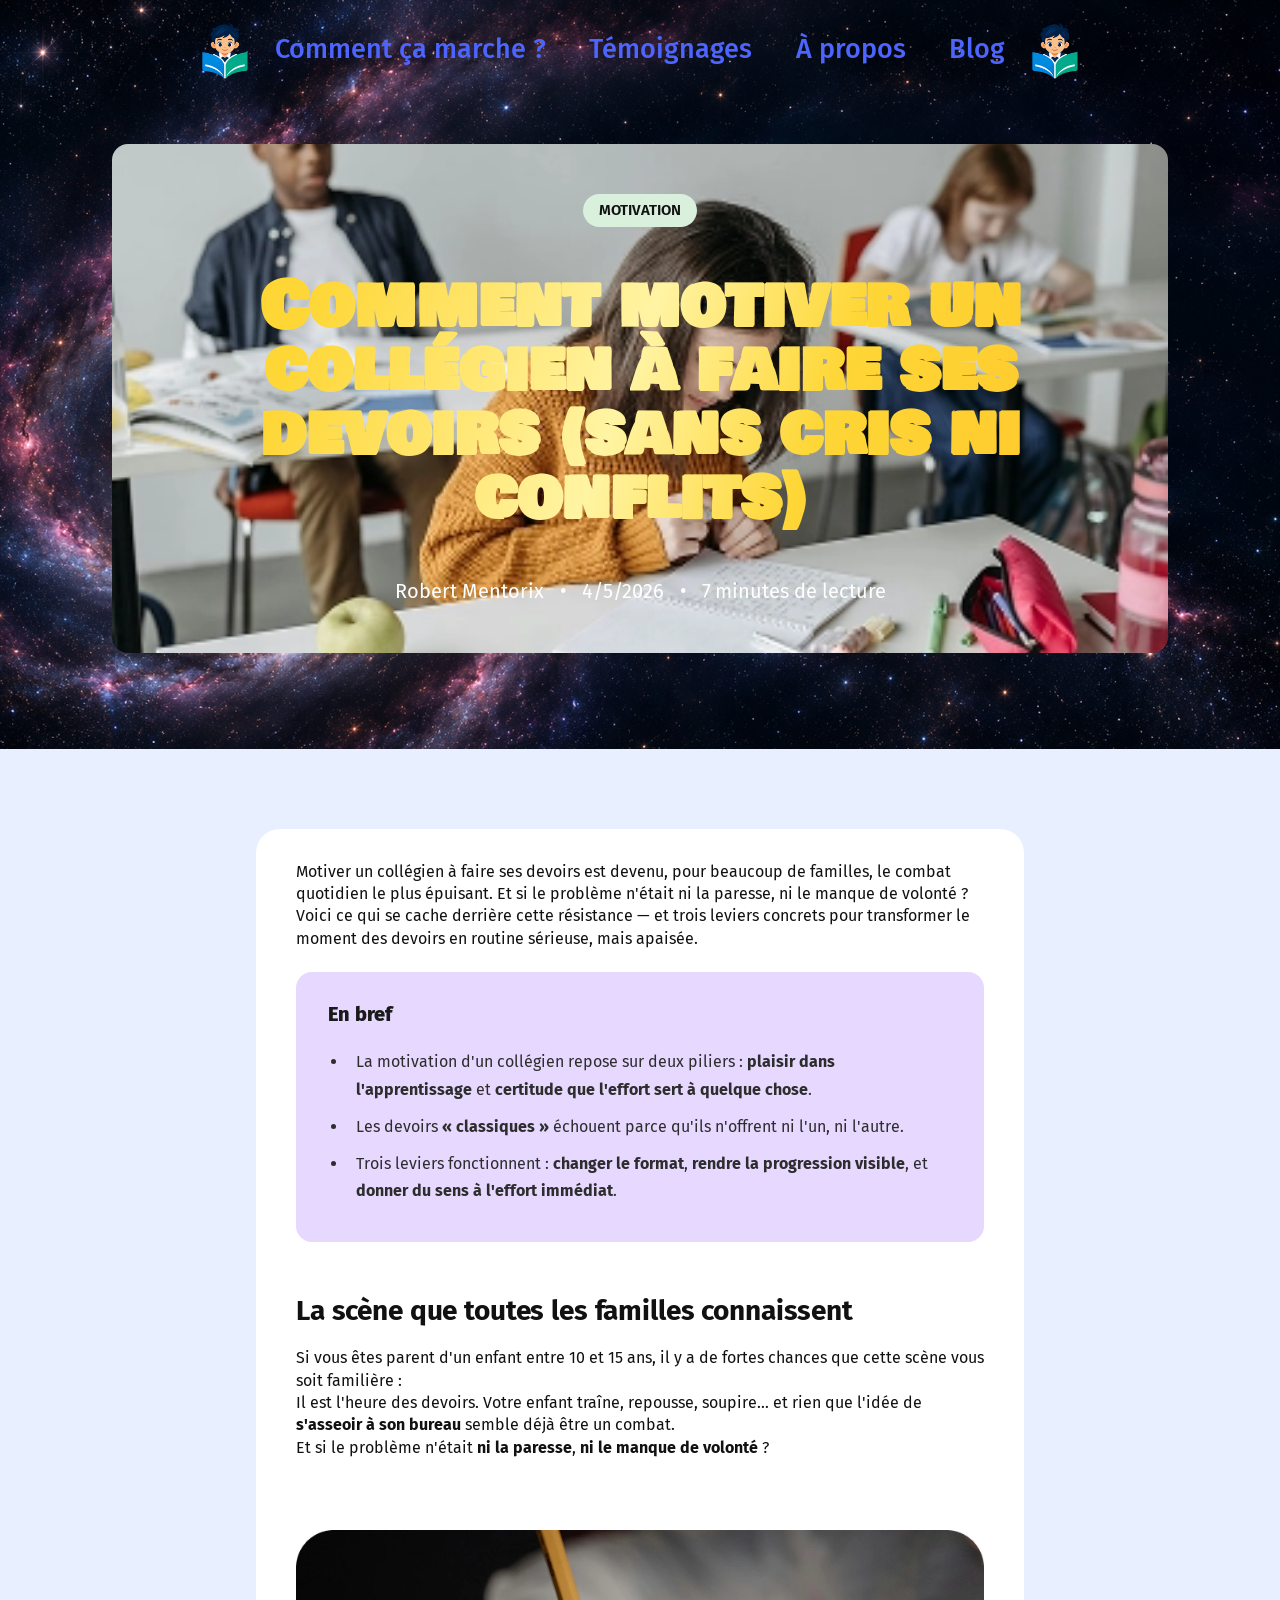
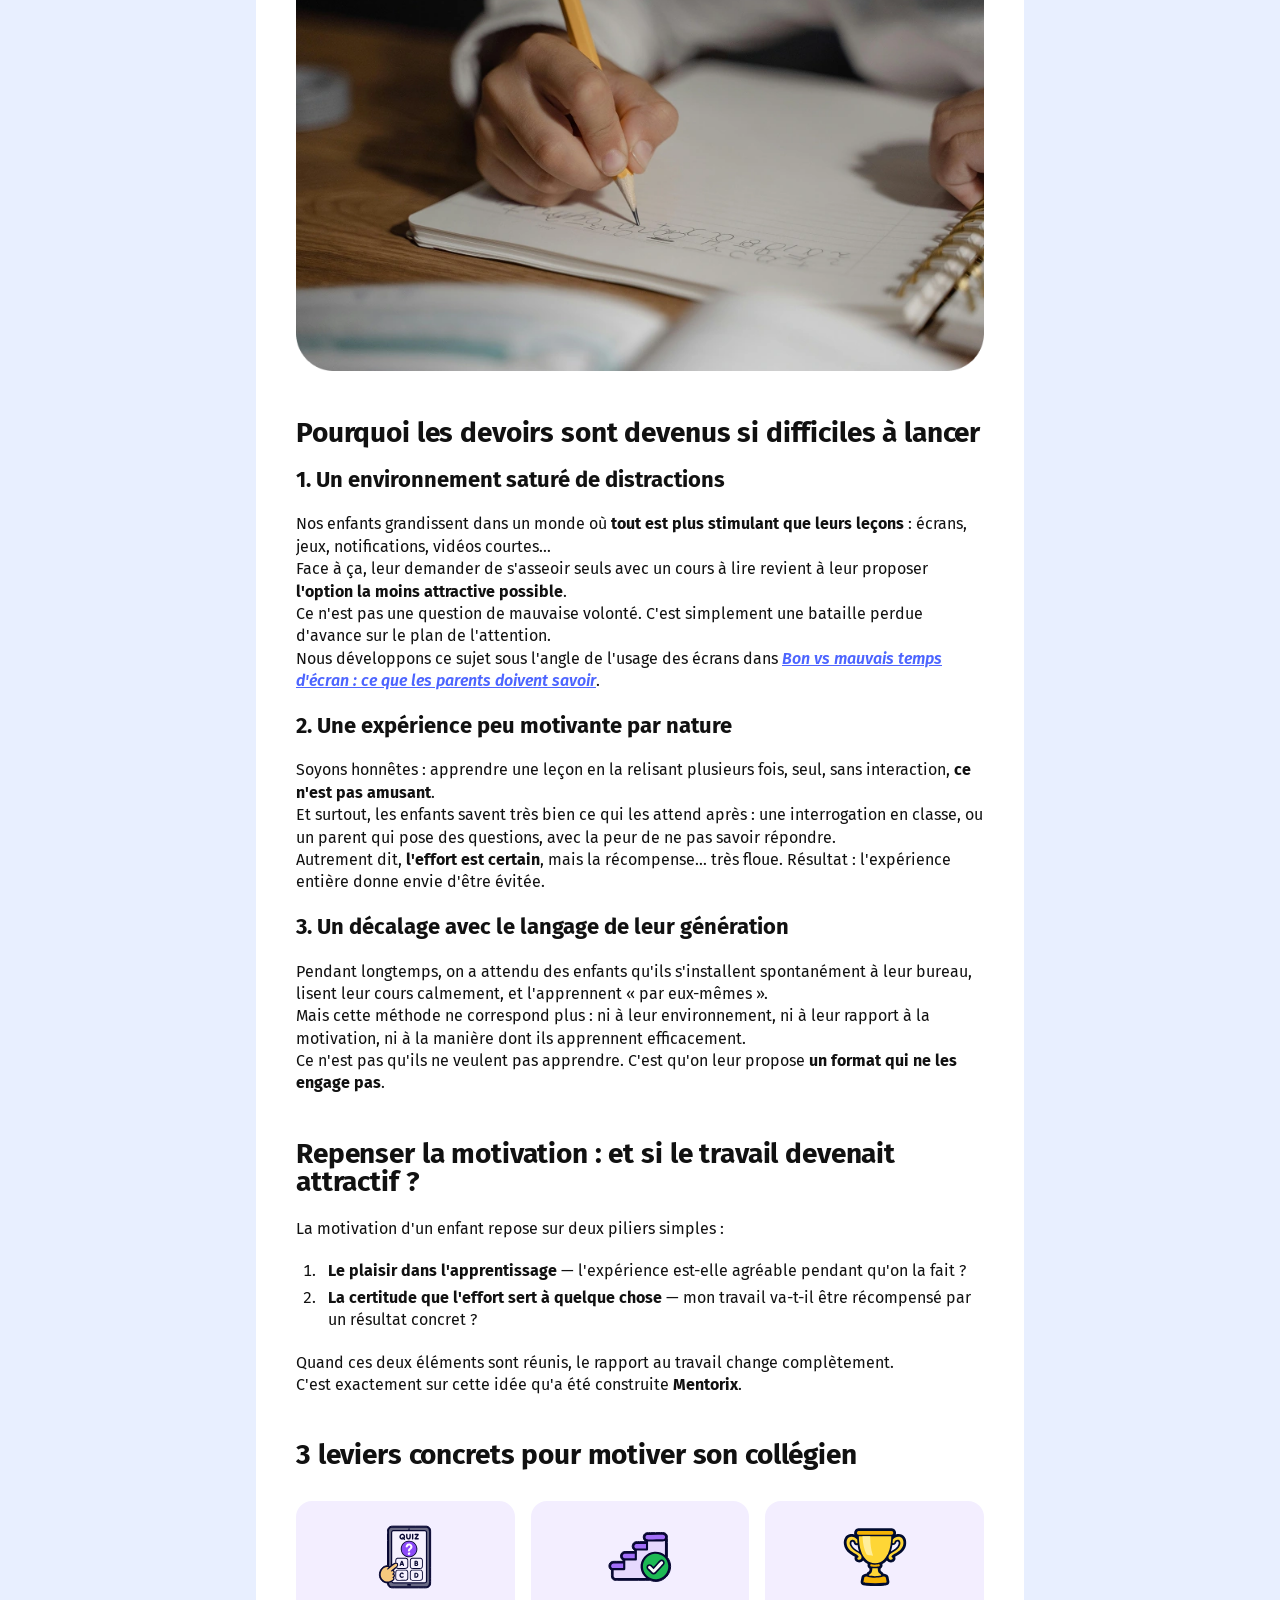
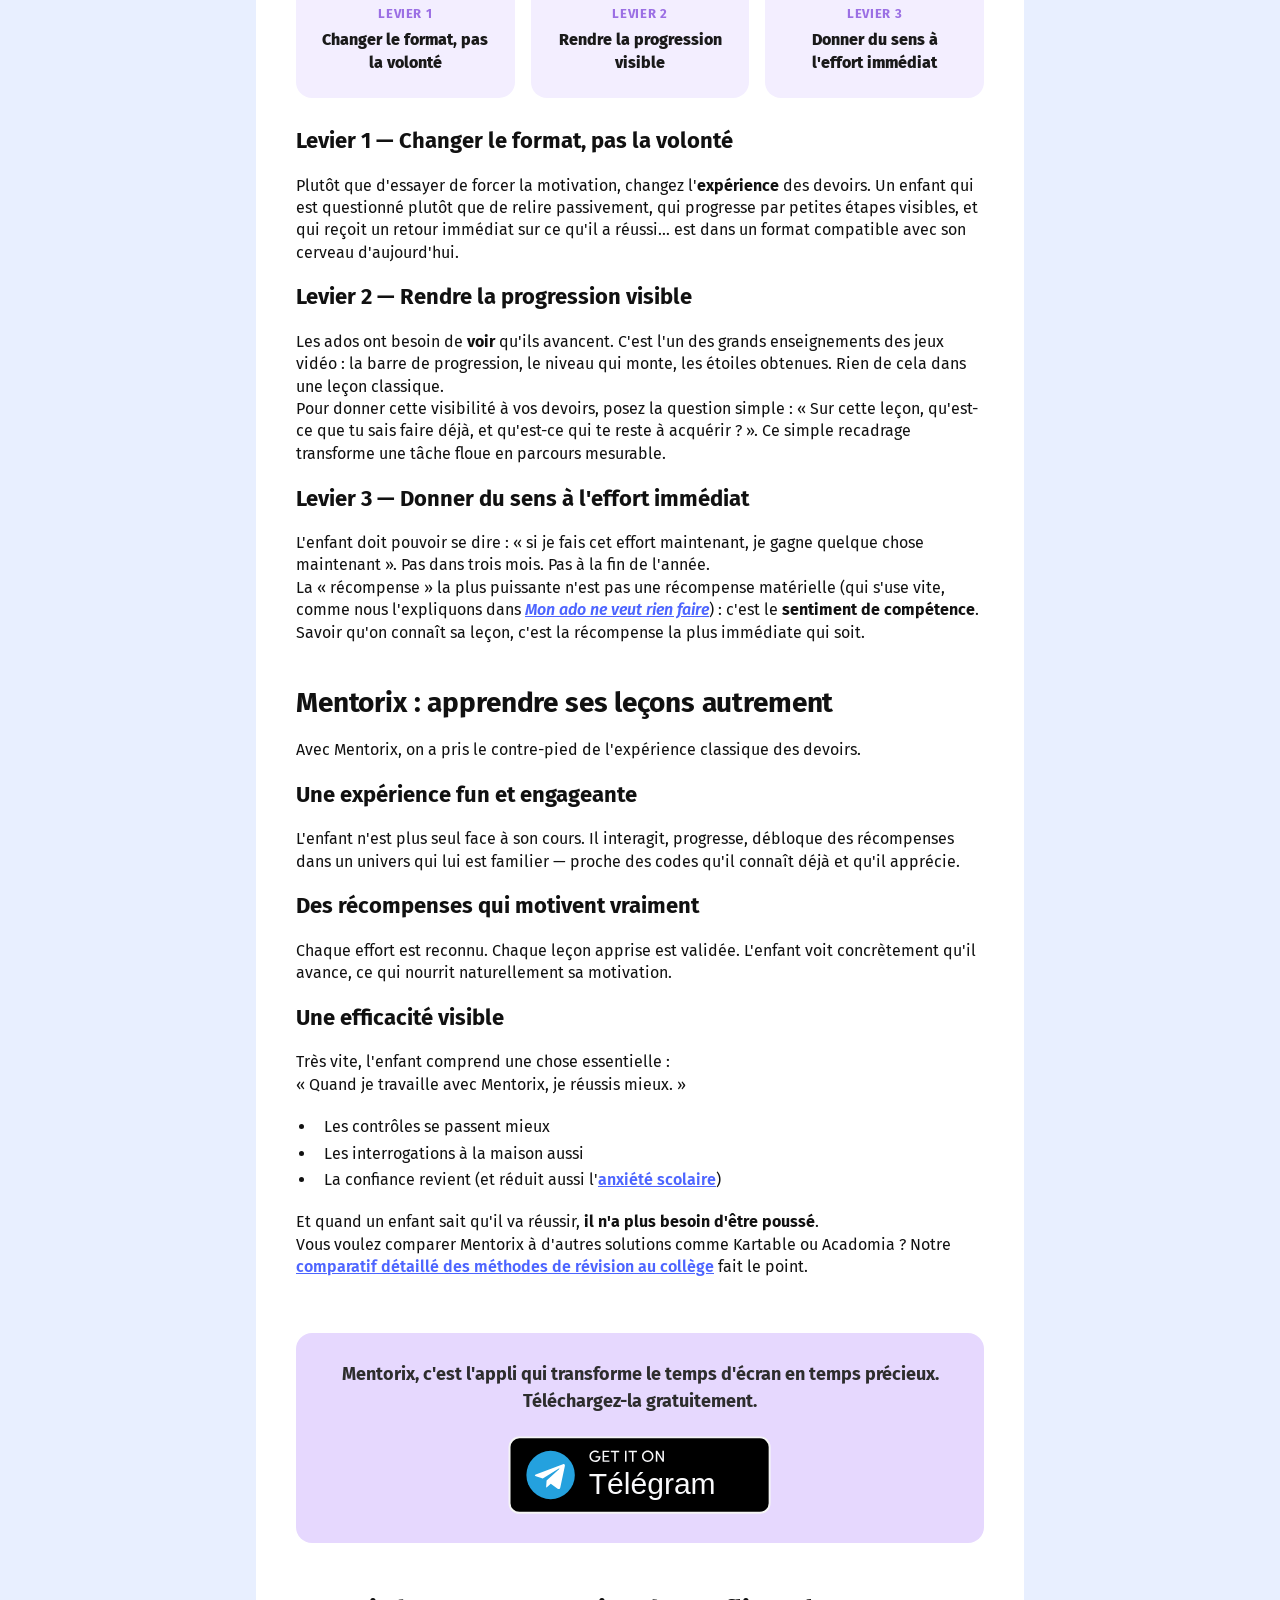
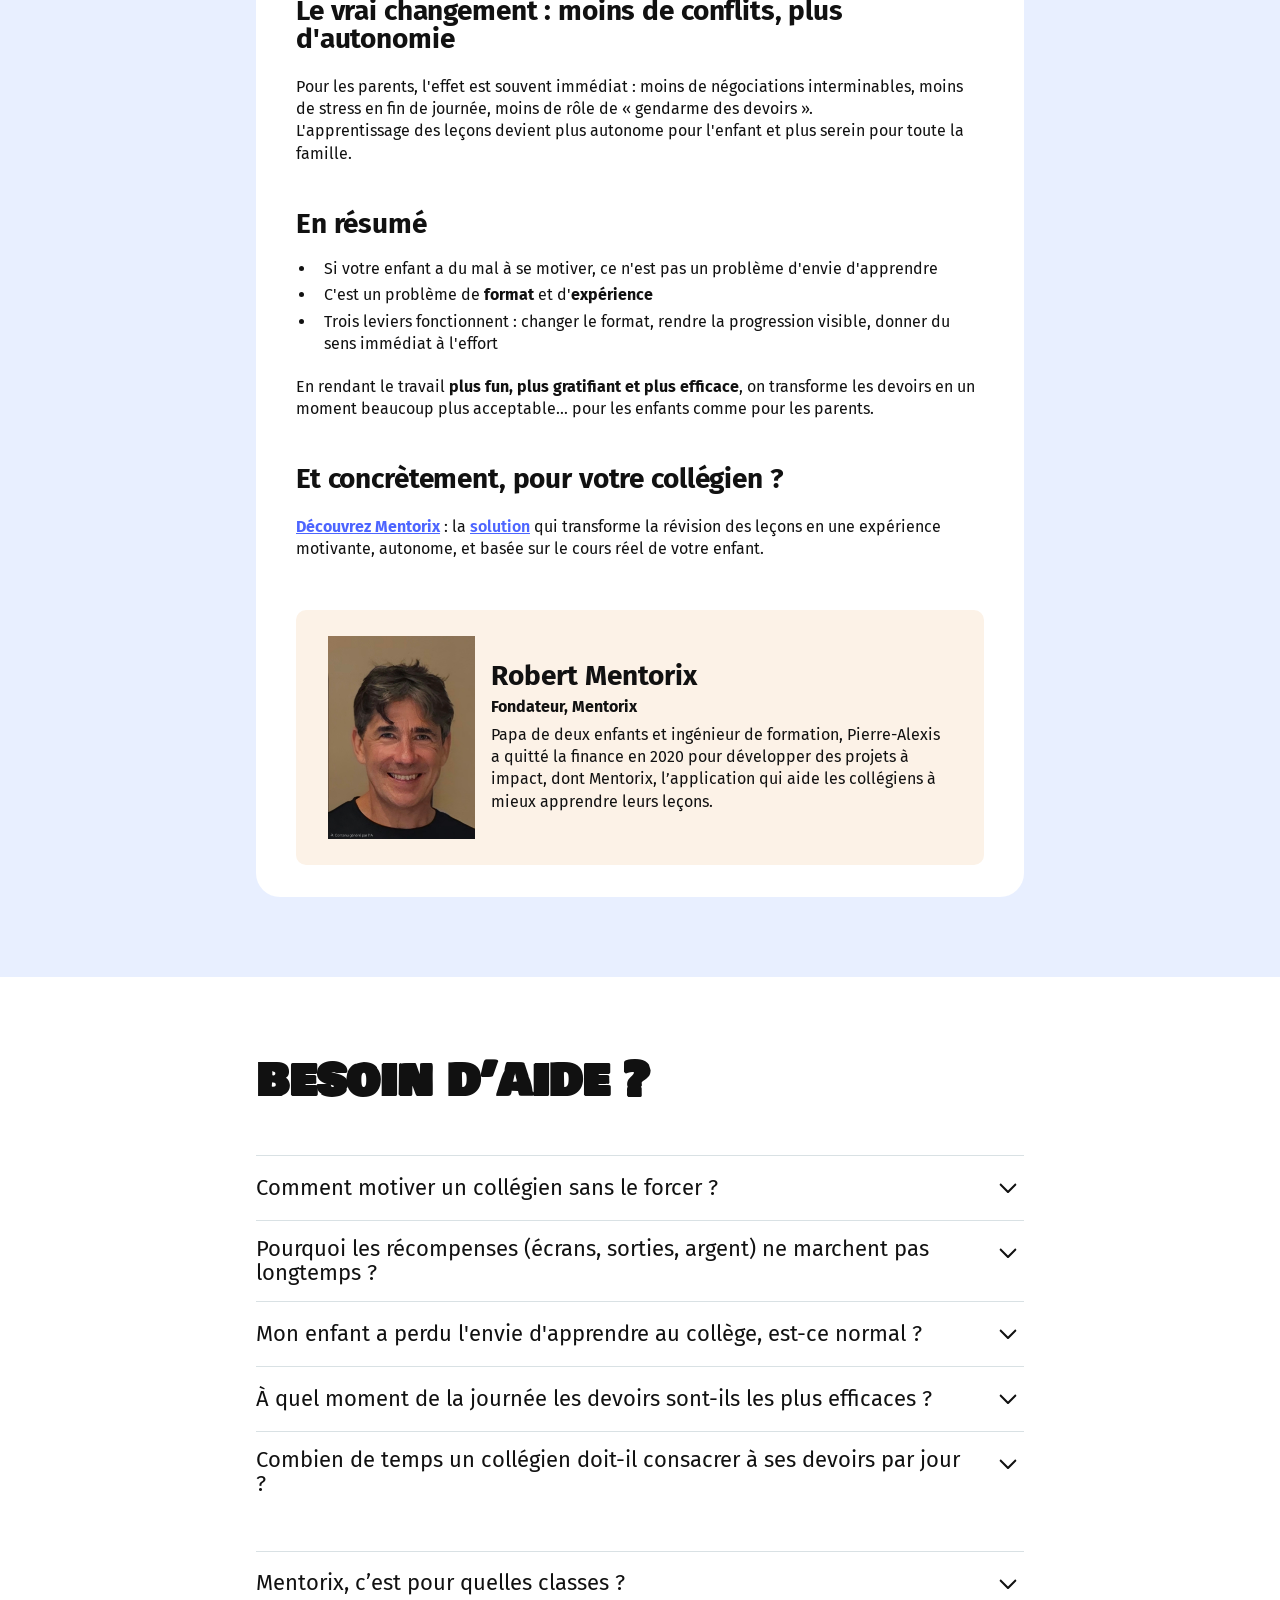
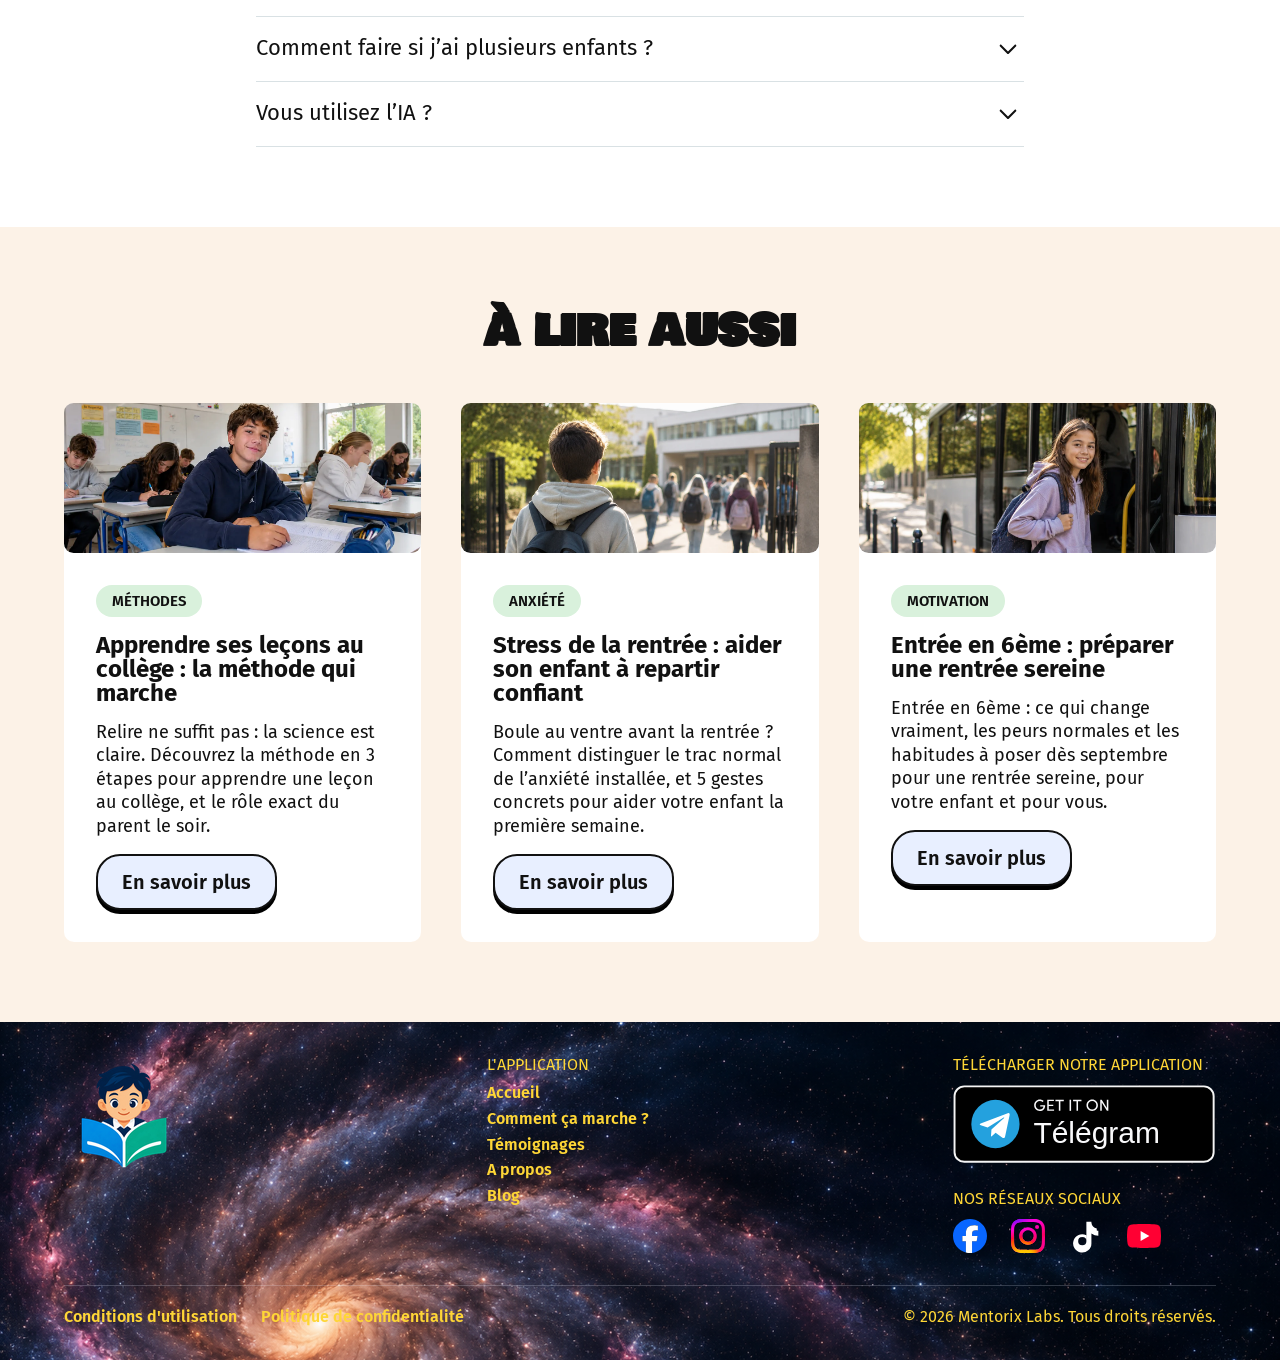
<file: blog/motiver-collegien-devoirs/index.html>
<!DOCTYPE html>
<!-- Last Published: Thu Oct 22 2026 09:07:51 GMT+0000 (Coordinated Universal Time) --><html data-wf-collection="69f8b8f13dd60d4e1ab9df60" data-wf-domain="www.baobab-labs.com" data-wf-item-slug="motiver-collegien-devoirs" data-wf-page="69f8b8f13dd60d4e1ab9df66" data-wf-site="67a1f0b250a84c443de5dfe8" lang="fr"><head><meta charset="utf-8"/><link crossorigin="anonymous" href="https://cdn.prod.website-files.com" rel="preconnect"/><title>Comment motiver un collégien à faire ses devoirs sans crier</title><meta content="Votre collégien refuse de se mettre aux devoirs ? Découvrez 3 leviers concrets pour transformer ce moment en routine sereine, sans conflit ni récompense." name="description"/><meta content="Comment motiver un collégien à faire ses devoirs sans crier" property="og:title"/><meta content="Votre collégien refuse de se mettre aux devoirs ? Découvrez 3 leviers concrets pour transformer ce moment en routine sereine, sans conflit ni récompense." property="og:description"/><meta content="https://cdn.prod.website-files.com/69f8b76430588b4b288c2552/69fb0e394d79dd9cbb95476a_motiver%20a%CC%80%20faire%20ses%20devoirs.webp" property="og:image"/><meta content="Comment motiver un collégien à faire ses devoirs sans crier" name="twitter:title"/><meta content="Votre collégien refuse de se mettre aux devoirs ? Découvrez 3 leviers concrets pour transformer ce moment en routine sereine, sans conflit ni récompense." name="twitter:description"/><meta content="https://cdn.prod.website-files.com/69f8b76430588b4b288c2552/69fb0e394d79dd9cbb95476a_motiver%20a%CC%80%20faire%20ses%20devoirs.webp" name="twitter:image"/><meta content="website" property="og:type"/><meta content="summary_large_image" name="twitter:card"/><meta content="width=device-width, initial-scale=1" name="viewport"/><link crossorigin="anonymous" href="/assets/0aa26cdbda0f-baobab-staging.webflow.shared.a11444e62.min.css" rel="stylesheet" type="text/css"/><link href="https://fonts.googleapis.com" rel="preconnect"/><link crossorigin="anonymous" href="https://fonts.gstatic.com" rel="preconnect"/><script src="/assets/012e56dad079-webfont.js" type="text/javascript"></script><script type="text/javascript">WebFont.load({  google: {    families: ["Montserrat:100,100italic,200,200italic,300,300italic,400,400italic,500,500italic,600,600italic,700,700italic,800,800italic,900,900italic","Bowlby One:300,400,500,600,700","Bowlby One SC:300,400,500,600,700","Fira Sans:300,400,500,600,700"]  }});</script><script type="text/javascript">!function(o,c){var n=c.documentElement,t=" w-mod-";n.className+=t+"js",("ontouchstart"in o||o.DocumentTouch&&c instanceof DocumentTouch)&&(n.className+=t+"touch")}(window,document);</script><link href="/assets/logo-education.png" rel="shortcut icon" type="image/x-icon"/><link href="/assets/logo-education.png" rel="apple-touch-icon"/><link href="https://www.baobab-labs.com/blog/motiver-collegien-devoirs" rel="canonical"/><script type="application/ld+json">
{
  "@context": "https://schema.org",
  "@type": "BlogPosting",
  "headline": "Comment motiver un collégien à faire ses devoirs (sans cris ni conflits)",
  "name": "Comment motiver un collégien à faire ses devoirs (sans cris ni conflits)",
  "description": "Si votre enfant traîne, soupire, refuse de s&#39;asseoir à son bureau… ce n&#39;est ni un manque de volonté ni un caprice. C&#39;est une question d&#39;expérience. Décryptage et solutions.",
  "url": "https://www.baobab-labs.com/blog/motiver-collegien-devoirs",
  "image": {
    "@type": "ImageObject",
    "url": "https://cdn.prod.website-files.com/69f8b76430588b4b288c2552/6a84688d8f0514c6b725b4f7_motiver%20a%20faire%20devoirs.webp",
    "caption": "Collégien attentif devant ses cahiers à son bureau"
  },
  "datePublished": "2026-05-04T10:00:00.000Z",
  "dateModified": "2026-05-04T10:00:00.000Z",
  "author": {
    "@type": "Person",
    "name": "Robert Mentorix",
    "description": "Papa de deux enfants et ingénieur de formation, Pierre-Alexis a quitté la finance en 2020 pour développer des projets à impact, dont Mentorix, l’application qui aide les collégiens à mieux apprendre leurs leçons.",
    "jobTitle": "Fondateur, Mentorix",
    "image": {
      "@type": "ImageObject",
      "url": "https://cdn.prod.website-files.com/69f8b76430588b4b288c2552/6a05eefc87fe379c9758865c_Pierre-Alexis.webp"
    },
    "sameAs": [
      "https://www.linkedin.com/in/pierre-alexis-voisin-b1ab728/"
    ]
  },
  "publisher": {
    "@type": "Organization",
    "name": "Mentorix",
    "logo": {
      "@type": "ImageObject",
      "url": "https://cdn.prod.website-files.com/67a1f0b250a84c443de5dfe8/67a47efcabbb21e35158ef78_Baobab_logo.avif"
    }
  },
  "inLanguage": "fr",
  "keywords": "Motivation"
}
</script><!-- Keep this css code to improve the font quality-->
<style>
  * {
    -webkit-font-smoothing: antialiased;
    -moz-osx-font-smoothing: grayscale;
    -o-font-smoothing: antialiased;
    -webkit-appearance:none;
  }

  .download_component {
    transform: translateY(100%);
    visibility: hidden;
  }
</style>
<!-- JsonLd Global -->
<script type="application/ld+json">
{
  "@context": "https://schema.org",
  "@type": "Organization",
  "name": "Mentorix",
  "description": "Mentorix crée des outils numériques pensés pour les familles, pour aider les collégiens à réviser efficacement grâce à l'IA.",
  "url": "https://www.baobab-labs.com/",
  "logo": {
    "@type": "ImageObject",
    "url": "https://cdn.prod.website-files.com/67a1f0b250a84c443de5dfe8/67a47efcabbb21e35158ef78_Baobab_logo.avif"
  },
  "sameAs": [
    "https://www.linkedin.com/company/baobab-labs/",
    "https://www.instagram.com/baobab.labs/",
    "https://www.facebook.com/BaobabLabs/"
  ]
}
</script>
<script type="application/ld+json">
{
  "@context": "https://schema.org",
  "@type": "WebSite",
  "name": "Mentorix",
  "url": "https://www.baobab-labs.com/"
}
</script>
<!--- GSAP --->
<script src="/assets/cb9c6262bdd7-gsap.min.js"></script>
<script src="/assets/36c29c028158-ScrollTrigger.min.js"></script>
<!-- Google Tag Manager -->
<!-- End Google Tag Manager -->
<style>
.rich-text-block h2 {
  text-transform: none;
  font-size: 1.75rem;
}
.rich-text-block h3 {
  text-transform: none;
  font-size: 1.375rem;
}
</style>
<style>
  html[lang="en"] .section-presse,
  html[lang="pt-BR"] .section-presse,
  html[lang="es"] .section-presse {
    display: none !important;
  }
</style>
<!-- CiteMe AI Tracker -->
<style>
.rich-text-blog h2 {
  font-size: 28px !important;
  line-height: 1.2 !important;
  margin-top: 48px !important;
  margin-bottom: 16px !important;
  font-weight: 600 !important;
}

.rich-text-blog h3 {
  font-size: 24px !important;
  line-height: 1.3 !important;
  margin-top: 32px !important;
  margin-bottom: 12px !important;
  font-weight: 600 !important;
}
</style>
<script async="async" src="https://platform-api.sharethis.com/js/sharethis.js#property=6a01aac47040411e5fe8431c&amp;product=sticky-share-buttons" type="text/javascript"></script>
<link href="https://www.baobab-labs.com/blog/motiver-collegien-devoirs" hreflang="fr" rel="alternate"/><link href="https://www.baobab-labs.com/en/blog/motiver-collegien-devoirs" hreflang="en" rel="alternate"/><link href="https://www.baobab-labs.com/pt-br/blog/motiver-collegien-devoirs" hreflang="pt-br" rel="alternate"/><link href="https://www.baobab-labs.com/es/blog/motiver-collegien-devoirs" hreflang="es" rel="alternate"/><link href="/assets/mentorix-headers.css" rel="stylesheet"/></head><body><div class="page-wrapper"><div class="navbar_component w-nav" data-animation="default" data-collapse="medium" data-duration="400" data-easing="ease" data-easing2="ease" role="banner"><div class="navbar_container"><a class="navbar_logo-link w-nav-brand" href="/"><img alt="Mentorix" class="navbar_logo" height="100" loading="lazy" src="/assets/logo-education.png" width="100"/></a><nav class="navbar_menu w-nav-menu" role="navigation"><div class="navbar_menu-left"><a class="navbar_link w-nav-link" href="/#comment-ca-marche">Comment ça marche ?</a><a class="navbar_link navbar_menu-left w-nav-link" href="/#temoignages">Témoignages</a><a class="navbar_link w-nav-link" href="/a-propos">À propos</a><a class="navbar_link w-nav-link" href="/blog">Blog</a></div></nav><div class="menu-button w-nav-button"><div class="icon w-icon-nav-menu"></div></div><a class="navbar_logo-link-_mobile w-nav-brand" href="/"><img alt="Mentorix" class="navbar_logo" height="100" loading="lazy" src="/assets/logo-education.png" width="100"/></a></div></div><main class="section_header a-propos-header" id="header"><div class="padding-global"><div class="container-medium"><div class="header_component"><div class="hero_blog_item" style="background-image:url('/assets/5f835078e732-69fb0e394d79dd9cbb95476a_motiver-a--faire-ses-devoirs.webp')"><div class="topic_item_yellow" data-gsap-stagger=""><div class="category_item">Motivation</div></div><h1 class="h1_spe_blog">Comment motiver un collégien à faire ses devoirs (sans cris ni conflits)</h1><div data-gsap-trigger=""><div class="elements_item_hero_article" data-gsap-stagger=""><div class="benefits_item-text">Robert Mentorix</div><div class="benefits_item-text cache">•</div><div class="benefits_item-text">4/5/2026</div><div class="benefits_item-text cache">•</div><div class="w-layout-hflex reading_time"><div class="benefits_item-text">7</div><div class="benefits_item-text">minutes de lecture</div></div></div></div></div></div></div></div></main><section class="section_content_blog" id="faq"><div class="padding-global padding-section-medium"><div class="container-small"><div class="article_component"><div class="rich-text-block w-richtext"><p>Motiver un collégien à faire ses devoirs est devenu, pour beaucoup de familles, le combat quotidien le plus épuisant. Et si le problème n'était ni la paresse, ni le manque de volonté ? Voici ce qui se cache derrière cette résistance — et trois leviers concrets pour transformer le moment des devoirs en routine sérieuse, mais apaisée.</p><p>‍</p><div class="w-embed"><div style="background:#E6D8FE; border-radius:16px; padding:28px 32px; margin:0 0 32px 0; font-family:inherit;">
<p style="font-size:20px; font-weight:800; color:#1A1A1A; margin:0 0 16px 0;">En bref</p>
<ul style="margin:0; padding-left:20px; color:#2D2D2D; font-size:16px; line-height:1.7;">
<li style="margin-bottom:10px;">
      La motivation d'un collégien repose sur deux piliers : <strong>plaisir dans l'apprentissage</strong> et <strong>certitude que l'effort sert à quelque chose</strong>.
    </li>
<li style="margin-bottom:10px;">
      Les devoirs <strong>« classiques »</strong> échouent parce qu'ils n'offrent ni l'un, ni l'autre.
    </li>
<li style="margin-bottom:10px;">
      Trois leviers fonctionnent : <strong>changer le format</strong>, <strong>rendre la progression visible</strong>, et <strong>donner du sens à l'effort immédiat</strong>.
    </li>
</ul>
</div></div><p>‍</p><h2>La scène que toutes les familles connaissent</h2><p>‍</p><p>Si vous êtes parent d'un enfant entre 10 et 15 ans, il y a de fortes chances que cette scène vous soit familière :</p><p>Il est l'heure des devoirs. Votre enfant traîne, repousse, soupire… et rien que l'idée de <strong>s'asseoir à son bureau</strong> semble déjà être un combat.</p><p>Et si le problème n'était <strong>ni la paresse</strong>, <strong>ni le manque de volonté</strong> ?</p><p>‍</p><figure class="w-richtext-align-fullwidth w-richtext-figure-type-image" style="max-width:853pxpx"><div><img alt="" loading="lazy" src="/assets/43b67020556a-6a01946c3ccd7ad8d0c57117_Devoirs.webp"/></div></figure><h2>Pourquoi les devoirs sont devenus si difficiles à lancer</h2><p>‍</p><h3>1. Un environnement saturé de distractions</h3><p>‍</p><p>Nos enfants grandissent dans un monde où <strong>tout est plus stimulant que leurs leçons</strong> : écrans, jeux, notifications, vidéos courtes…</p><p>Face à ça, leur demander de s'asseoir seuls avec un cours à lire revient à leur proposer <strong>l'option la moins attractive possible</strong>.</p><p>Ce n'est pas une question de mauvaise volonté. C'est simplement une bataille perdue d'avance sur le plan de l'attention.</p><p>Nous développons ce sujet sous l'angle de l'usage des écrans dans <a href="/blog/bon-temps-ecran-enfant"><em>Bon vs mauvais temps d'écran : ce que les parents doivent savoir</em></a>.</p><p>‍</p><h3>2. Une expérience peu motivante par nature</h3><p>‍</p><p>Soyons honnêtes : apprendre une leçon en la relisant plusieurs fois, seul, sans interaction, <strong>ce n'est pas amusant</strong>.</p><p>Et surtout, les enfants savent très bien ce qui les attend après : une interrogation en classe, ou un parent qui pose des questions, avec la peur de ne pas savoir répondre.</p><p>Autrement dit, <strong>l'effort est certain</strong>, mais la récompense… très floue. Résultat : l'expérience entière donne envie d'être évitée.</p><p>‍</p><h3>3. Un décalage avec le langage de leur génération</h3><p>‍</p><p>Pendant longtemps, on a attendu des enfants qu'ils s'installent spontanément à leur bureau, lisent leur cours calmement, et l'apprennent « par eux-mêmes ».</p><p>Mais cette méthode ne correspond plus : ni à leur environnement, ni à leur rapport à la motivation, ni à la manière dont ils apprennent efficacement.</p><p>Ce n'est pas qu'ils ne veulent pas apprendre. C'est qu'on leur propose <strong>un format qui ne les engage pas</strong>.</p><p>‍</p><p>‍</p><h2>Repenser la motivation : et si le travail devenait attractif ?</h2><p>‍</p><p>La motivation d'un enfant repose sur deux piliers simples :</p><ol role="list"><li><strong>Le plaisir dans l'apprentissage</strong> — l'expérience est-elle agréable pendant qu'on la fait ?</li><li><strong>La certitude que l'effort sert à quelque chose</strong> — mon travail va-t-il être récompensé par un résultat concret ?</li></ol><p>Quand ces deux éléments sont réunis, le rapport au travail change complètement.</p><p>C'est exactement sur cette idée qu'a été construite <strong>Mentorix</strong>.</p><p>‍</p><p>‍</p><h2>3 leviers concrets pour motiver son collégien</h2><div class="w-embed"><div style="font-family:inherit; margin:32px 0; display:flex; gap:16px; flex-wrap:wrap;">
<!-- Levier 1 -->
<div style="flex:1; min-width:180px; display:flex; flex-direction:column; align-items:center; text-align:center; background:#F3EEFF; border-radius:16px; padding:24px 20px;">
<img alt="Quiz" src="/assets/1a4df073a435-6a0192aa0d86143ad6338e1c_Quiz.svg" style="width:64px; height:64px; object-fit:contain; margin-bottom:16px;"/>
<p style="margin:0 0 6px 0; font-size:13px; font-weight:700; color:#9B6FE4; text-transform:uppercase; letter-spacing:0.05em;">Levier 1</p>
<p style="margin:0; font-size:16px; font-weight:800; color:#1A1A1A;">Changer le format, pas la volonté</p>
</div>
<!-- Levier 2 -->
<div style="flex:1; min-width:180px; display:flex; flex-direction:column; align-items:center; text-align:center; background:#F3EEFF; border-radius:16px; padding:24px 20px;">
<img alt="Progression" src="/assets/0b8272aea3fe-6a0192c42cb0c8572ad6ddc3_Progression.svg" style="width:64px; height:64px; object-fit:contain; margin-bottom:16px;"/>
<p style="margin:0 0 6px 0; font-size:13px; font-weight:700; color:#9B6FE4; text-transform:uppercase; letter-spacing:0.05em;">Levier 2</p>
<p style="margin:0; font-size:16px; font-weight:800; color:#1A1A1A;">Rendre la progression visible</p>
</div>
<!-- Levier 3 -->
<div style="flex:1; min-width:180px; display:flex; flex-direction:column; align-items:center; text-align:center; background:#F3EEFF; border-radius:16px; padding:24px 20px;">
<img alt="Cup" src="/assets/3a061bbfffb1-6a0192aafaa65673b44303ec_cup.svg" style="width:64px; height:64px; object-fit:contain; margin-bottom:16px;"/>
<p style="margin:0 0 6px 0; font-size:13px; font-weight:700; color:#9B6FE4; text-transform:uppercase; letter-spacing:0.05em;">Levier 3</p>
<p style="margin:0; font-size:16px; font-weight:800; color:#1A1A1A;">Donner du sens à l'effort immédiat</p>
</div>
</div></div><h3>Levier 1 — Changer le format, pas la volonté</h3><p>‍</p><p>Plutôt que d'essayer de forcer la motivation, changez l'<strong>expérience</strong> des devoirs. Un enfant qui est questionné plutôt que de relire passivement, qui progresse par petites étapes visibles, et qui reçoit un retour immédiat sur ce qu'il a réussi… est dans un format compatible avec son cerveau d'aujourd'hui.</p><p>‍</p><h3>Levier 2 — Rendre la progression visible</h3><p>‍</p><p>Les ados ont besoin de <strong>voir</strong> qu'ils avancent. C'est l'un des grands enseignements des jeux vidéo : la barre de progression, le niveau qui monte, les étoiles obtenues. Rien de cela dans une leçon classique.</p><p>Pour donner cette visibilité à vos devoirs, posez la question simple : « Sur cette leçon, qu'est-ce que tu sais faire déjà, et qu'est-ce qui te reste à acquérir ? ». Ce simple recadrage transforme une tâche floue en parcours mesurable.</p><p>‍</p><h3>Levier 3 — Donner du sens à l'effort immédiat</h3><p>‍</p><p>L'enfant doit pouvoir se dire : « si je fais cet effort maintenant, je gagne quelque chose maintenant ». Pas dans trois mois. Pas à la fin de l'année.</p><p>La « récompense » la plus puissante n'est pas une récompense matérielle (qui s'use vite, comme nous l'expliquons dans <a href="/blog/ado-ne-veut-rien-faire"><em>Mon ado ne veut rien faire</em></a>) : c'est le <strong>sentiment de compétence</strong>. Savoir qu'on connaît sa leçon, c'est la récompense la plus immédiate qui soit.</p><p>‍</p><p>‍</p><h2>Mentorix : apprendre ses leçons autrement</h2><p>‍</p><p>Avec Mentorix, on a pris le contre-pied de l'expérience classique des devoirs.</p><p>‍</p><h3>Une expérience fun et engageante</h3><p>‍</p><p>L'enfant n'est plus seul face à son cours. Il interagit, progresse, débloque des récompenses dans un univers qui lui est familier — proche des codes qu'il connaît déjà et qu'il apprécie.</p><p>‍</p><h3>Des récompenses qui motivent vraiment</h3><p>‍</p><p>Chaque effort est reconnu. Chaque leçon apprise est validée. L'enfant voit concrètement qu'il avance, ce qui nourrit naturellement sa motivation.</p><p>‍</p><h3>Une efficacité visible</h3><p>‍</p><p>Très vite, l'enfant comprend une chose essentielle :</p><p>« Quand je travaille avec Mentorix, je réussis mieux. »</p><ul role="list"><li>Les contrôles se passent mieux</li><li>Les interrogations à la maison aussi</li><li>La confiance revient (et réduit aussi l'<a href="/blog/anxiete-scolaire-college">anxiété scolaire</a>)</li></ul><p>Et quand un enfant sait qu'il va réussir, <strong>il n'a plus besoin d'être poussé</strong>.</p><p>Vous voulez comparer Mentorix à d'autres solutions comme Kartable ou Acadomia ? Notre <a href="/blog/comparatif-applications-revision-college">comparatif détaillé des méthodes de révision au collège</a> fait le point.</p><p>‍</p><div class="w-embed w-script"><div style="background:#E6D8FE; border-radius:16px; padding:28px 24px; margin:32px 0; text-align:center; font-family:inherit;">
<p style="font-size:18px; color:#2D2D2D; margin:0 0 20px 0; line-height:1.5; font-weight:700;">
    Mentorix, c'est l'appli qui transforme le temps d'écran en temps précieux. Téléchargez-la gratuitement.
  </p>
<div style="display:flex; gap:16px; justify-content:center; flex-wrap:wrap; align-items:center;">
<a class="badge_component w-inline-block" href="https://intelos-01.tailb936aa.ts.net/education/inscription" target="_blank" rel="noopener noreferrer"><img alt="Accéder à Mentorix sur Telegram" class="badge_image footer" height="48" loading="lazy" src="/assets/mentorix-telegram-badge.svg" width="158"/></a>
</div>
</div>
</div><p>‍</p><h2>Le vrai changement : moins de conflits, plus d'autonomie</h2><p>‍</p><p>Pour les parents, l'effet est souvent immédiat : moins de négociations interminables, moins de stress en fin de journée, moins de rôle de « gendarme des devoirs ».</p><p>L'apprentissage des leçons devient plus autonome pour l'enfant et plus serein pour toute la famille.</p><p>‍</p><p>‍</p><h2>En résumé</h2><ul role="list"><li>Si votre enfant a du mal à se motiver, ce n'est pas un problème d'envie d'apprendre</li><li>C'est un problème de <strong>format</strong> et d'<strong>expérience</strong></li><li>Trois leviers fonctionnent : changer le format, rendre la progression visible, donner du sens immédiat à l'effort</li></ul><p>En rendant le travail <strong>plus fun, plus gratifiant et plus efficace</strong>, on transforme les devoirs en un moment beaucoup plus acceptable… pour les enfants comme pour les parents.</p><p>‍</p><p>‍</p><h2>Et concrètement, pour votre collégien ?</h2><p>‍</p><p><a href="/"><strong>Découvrez Mentorix</strong></a> : la <a href="/blog/comparatif-applications-revision-college">solution</a> qui transforme la révision des leçons en une expérience motivante, autonome, et basée sur le cours réel de votre enfant.</p></div><div class="authors_component"><img alt="Robert Mentorix" class="image_author" loading="lazy" src="/assets/fondateur-photo.jpeg"/><div class="w-layout-vflex text_author"><div class="name-author-linkedin"><div class="heading-style-h4">Robert Mentorix</div></div><div class="text-weight-bold">Fondateur, Mentorix</div><p>Papa de deux enfants et ingénieur de formation, Pierre-Alexis a quitté la finance en 2020 pour développer des projets à impact, dont Mentorix, l’application qui aide les collégiens à mieux apprendre leurs leçons.</p></div></div></div></div></div></section><section class="section_faq" id="faq"><div class="padding-global padding-section-medium"><div class="container-small"><div class="faq_component"><h2 class="faq_heading">besoin d’aide ?</h2><div class="w-dyn-list"><div class="w-dyn-items" role="list"><div class="w-dyn-item" role="listitem"><div class="faq_accordion" itemprop="mainEntity" itemscope="itemscope" itemtype="https://schema.org/Question"><div class="faq_question" data-w-id="e771d481-14a8-009a-782a-b0e90d494363"><div class="text-block" itemprop="name">Comment motiver un collégien sans le forcer ?</div><div class="faq_icon-wrapper"><div class="icon-embed-small w-embed"><svg fill="none" height="100%" viewbox="0 0 32 32" width="100%" xmlns="http://www.w3.org/2000/svg">
<path clip-rule="evenodd" d="M16.5303 20.8839C16.2374 21.1768 15.7626 21.1768 15.4697 20.8839L7.82318 13.2374C7.53029 12.9445 7.53029 12.4697 7.82318 12.1768L8.17674 11.8232C8.46963 11.5303 8.9445 11.5303 9.2374 11.8232L16 18.5858L22.7626 11.8232C23.0555 11.5303 23.5303 11.5303 23.8232 11.8232L24.1768 12.1768C24.4697 12.4697 24.4697 12.9445 24.1768 13.2374L16.5303 20.8839Z" fill="currentColor" fill-rule="evenodd"></path>
</svg></div></div></div><div class="faq_answer" itemprop="acceptedAnswer" itemscope="itemscope" itemtype="https://schema.org/Answer"><div class="text-rich-text w-richtext" itemprop="text"><p>En changeant le <strong>format</strong> des devoirs plutôt que d'essayer de forcer la motivation. Un format actif (auto-tests, feedback immédiat, progression visible) correspond à la manière dont les ados apprennent aujourd'hui, et génère une motivation naturelle.</p></div><div class="spacer-small"></div></div></div></div><div class="w-dyn-item" role="listitem"><div class="faq_accordion" itemprop="mainEntity" itemscope="itemscope" itemtype="https://schema.org/Question"><div class="faq_question" data-w-id="e771d481-14a8-009a-782a-b0e90d494363"><div class="text-block" itemprop="name">Pourquoi les récompenses (écrans, sorties, argent) ne marchent pas longtemps ?</div><div class="faq_icon-wrapper"><div class="icon-embed-small w-embed"><svg fill="none" height="100%" viewbox="0 0 32 32" width="100%" xmlns="http://www.w3.org/2000/svg">
<path clip-rule="evenodd" d="M16.5303 20.8839C16.2374 21.1768 15.7626 21.1768 15.4697 20.8839L7.82318 13.2374C7.53029 12.9445 7.53029 12.4697 7.82318 12.1768L8.17674 11.8232C8.46963 11.5303 8.9445 11.5303 9.2374 11.8232L16 18.5858L22.7626 11.8232C23.0555 11.5303 23.5303 11.5303 23.8232 11.8232L24.1768 12.1768C24.4697 12.4697 24.4697 12.9445 24.1768 13.2374L16.5303 20.8839Z" fill="currentColor" fill-rule="evenodd"></path>
</svg></div></div></div><div class="faq_answer" itemprop="acceptedAnswer" itemscope="itemscope" itemtype="https://schema.org/Answer"><div class="text-rich-text w-richtext" itemprop="text"><p>Parce qu'elles créent une motivation <strong>externe</strong> qui s'use vite. La motivation durable est interne : elle vient du <strong>sentiment de compétence</strong> — savoir qu'on a réussi quelque chose.</p></div><div class="spacer-small"></div></div></div></div><div class="w-dyn-item" role="listitem"><div class="faq_accordion" itemprop="mainEntity" itemscope="itemscope" itemtype="https://schema.org/Question"><div class="faq_question" data-w-id="e771d481-14a8-009a-782a-b0e90d494363"><div class="text-block" itemprop="name">Mon enfant a perdu l'envie d'apprendre au collège, est-ce normal ?</div><div class="faq_icon-wrapper"><div class="icon-embed-small w-embed"><svg fill="none" height="100%" viewbox="0 0 32 32" width="100%" xmlns="http://www.w3.org/2000/svg">
<path clip-rule="evenodd" d="M16.5303 20.8839C16.2374 21.1768 15.7626 21.1768 15.4697 20.8839L7.82318 13.2374C7.53029 12.9445 7.53029 12.4697 7.82318 12.1768L8.17674 11.8232C8.46963 11.5303 8.9445 11.5303 9.2374 11.8232L16 18.5858L22.7626 11.8232C23.0555 11.5303 23.5303 11.5303 23.8232 11.8232L24.1768 12.1768C24.4697 12.4697 24.4697 12.9445 24.1768 13.2374L16.5303 20.8839Z" fill="currentColor" fill-rule="evenodd"></path>
</svg></div></div></div><div class="faq_answer" itemprop="acceptedAnswer" itemscope="itemscope" itemtype="https://schema.org/Answer"><div class="text-rich-text w-richtext" itemprop="text"><p>C'est très fréquent. Le collège concentre les difficultés : multiplication des matières, montée des notes, augmentation du temps d'écran. Ce n'est pas une fatalité, mais cela demande de <strong>changer d'approche</strong> plutôt que d'insister.</p></div><div class="spacer-small"></div></div></div></div><div class="w-dyn-item" role="listitem"><div class="faq_accordion" itemprop="mainEntity" itemscope="itemscope" itemtype="https://schema.org/Question"><div class="faq_question" data-w-id="e771d481-14a8-009a-782a-b0e90d494363"><div class="text-block" itemprop="name">À quel moment de la journée les devoirs sont-ils les plus efficaces ?</div><div class="faq_icon-wrapper"><div class="icon-embed-small w-embed"><svg fill="none" height="100%" viewbox="0 0 32 32" width="100%" xmlns="http://www.w3.org/2000/svg">
<path clip-rule="evenodd" d="M16.5303 20.8839C16.2374 21.1768 15.7626 21.1768 15.4697 20.8839L7.82318 13.2374C7.53029 12.9445 7.53029 12.4697 7.82318 12.1768L8.17674 11.8232C8.46963 11.5303 8.9445 11.5303 9.2374 11.8232L16 18.5858L22.7626 11.8232C23.0555 11.5303 23.5303 11.5303 23.8232 11.8232L24.1768 12.1768C24.4697 12.4697 24.4697 12.9445 24.1768 13.2374L16.5303 20.8839Z" fill="currentColor" fill-rule="evenodd"></path>
</svg></div></div></div><div class="faq_answer" itemprop="acceptedAnswer" itemscope="itemscope" itemtype="https://schema.org/Answer"><div class="text-rich-text w-richtext" itemprop="text"><p>Après un goûter et une courte pause (15-30 min) suivant le retour de l'école. Le pic d'énergie est encore là, mais la pression scolaire est retombée. Évitez en revanche les devoirs après 19h, où la fatigue ruine l'efficacité.</p></div><div class="spacer-small"></div></div></div></div><div class="w-dyn-item" role="listitem"><div class="faq_accordion" itemprop="mainEntity" itemscope="itemscope" itemtype="https://schema.org/Question"><div class="faq_question" data-w-id="e771d481-14a8-009a-782a-b0e90d494363"><div class="text-block" itemprop="name">Combien de temps un collégien doit-il consacrer à ses devoirs par jour ?</div><div class="faq_icon-wrapper"><div class="icon-embed-small w-embed"><svg fill="none" height="100%" viewbox="0 0 32 32" width="100%" xmlns="http://www.w3.org/2000/svg">
<path clip-rule="evenodd" d="M16.5303 20.8839C16.2374 21.1768 15.7626 21.1768 15.4697 20.8839L7.82318 13.2374C7.53029 12.9445 7.53029 12.4697 7.82318 12.1768L8.17674 11.8232C8.46963 11.5303 8.9445 11.5303 9.2374 11.8232L16 18.5858L22.7626 11.8232C23.0555 11.5303 23.5303 11.5303 23.8232 11.8232L24.1768 12.1768C24.4697 12.4697 24.4697 12.9445 24.1768 13.2374L16.5303 20.8839Z" fill="currentColor" fill-rule="evenodd"></path>
</svg></div></div></div><div class="faq_answer" itemprop="acceptedAnswer" itemscope="itemscope" itemtype="https://schema.org/Answer"><div class="text-rich-text w-richtext" itemprop="text"><p>45 min à 1h30 selon le niveau (6è → 3è). Mais la <strong>qualité</strong> prime sur la durée : 30 minutes d'auto-tests sont souvent plus efficaces que 1h30 de relecture passive.</p></div><div class="spacer-small"></div></div></div></div></div></div><div class="faq_list"><div class="faq_accordion" itemprop="mainEntity" itemscope="itemscope" itemtype="https://schema.org/Question"><div class="faq_question" data-w-id="e771d481-14a8-009a-782a-b0e90d494363"><div class="text-block" itemprop="name">Mentorix, c’est pour quelles classes ?</div><div class="faq_icon-wrapper"><div class="icon-embed-small w-embed"><svg fill="none" height="100%" viewbox="0 0 32 32" width="100%" xmlns="http://www.w3.org/2000/svg">
<path clip-rule="evenodd" d="M16.5303 20.8839C16.2374 21.1768 15.7626 21.1768 15.4697 20.8839L7.82318 13.2374C7.53029 12.9445 7.53029 12.4697 7.82318 12.1768L8.17674 11.8232C8.46963 11.5303 8.9445 11.5303 9.2374 11.8232L16 18.5858L22.7626 11.8232C23.0555 11.5303 23.5303 11.5303 23.8232 11.8232L24.1768 12.1768C24.4697 12.4697 24.4697 12.9445 24.1768 13.2374L16.5303 20.8839Z" fill="currentColor" fill-rule="evenodd"></path>
</svg></div></div></div><div class="faq_answer" itemprop="acceptedAnswer" itemscope="itemscope" itemtype="https://schema.org/Answer"><div class="text-rich-text w-richtext" itemprop="text"><p>Mentorix est pensé pour les collégiens, mais comme l’application s’adapte aux cours de chaque enfant, elle fonctionne aussi dès le CM2 et jusqu’au lycée.</p><p>L’IA analyse les leçons pour proposer des révisions adaptées à chaque niveau.<br/></p></div><div class="spacer-small"></div></div></div><div class="faq_accordion" itemprop="mainEntity" itemscope="itemscope" itemtype="https://schema.org/Question"><div class="faq_question" data-w-id="e771d481-14a8-009a-782a-b0e90d494363"><div class="text-block" itemprop="name">Comment faire si j’ai plusieurs enfants ?</div><div class="faq_icon-wrapper"><div class="icon-embed-small w-embed"><svg fill="none" height="100%" viewbox="0 0 32 32" width="100%" xmlns="http://www.w3.org/2000/svg">
<path clip-rule="evenodd" d="M16.5303 20.8839C16.2374 21.1768 15.7626 21.1768 15.4697 20.8839L7.82318 13.2374C7.53029 12.9445 7.53029 12.4697 7.82318 12.1768L8.17674 11.8232C8.46963 11.5303 8.9445 11.5303 9.2374 11.8232L16 18.5858L22.7626 11.8232C23.0555 11.5303 23.5303 11.5303 23.8232 11.8232L24.1768 12.1768C24.4697 12.4697 24.4697 12.9445 24.1768 13.2374L16.5303 20.8839Z" fill="currentColor" fill-rule="evenodd"></path>
</svg></div></div></div><div class="faq_answer" itemprop="acceptedAnswer" itemscope="itemscope" itemtype="https://schema.org/Answer"><div class="text-rich-text w-richtext" itemprop="text"><p>Avec un seul abonnement, vous pouvez ajouter jusqu’à 3 enfants.</p><p>Chacun aura son propre compte et pourra utiliser Mentorix sur son téléphone, avec des révisions adaptées à son niveau et à ses leçons.<br/></p></div><div class="spacer-small"></div></div></div><div class="faq_accordion" itemprop="mainEntity" itemscope="itemscope" itemtype="https://schema.org/Question"><div class="faq_question" data-w-id="e771d481-14a8-009a-782a-b0e90d494363"><div class="text-block" itemprop="name">Vous utilisez l’IA ?</div><div class="faq_icon-wrapper"><div class="icon-embed-small w-embed"><svg fill="none" height="100%" viewbox="0 0 32 32" width="100%" xmlns="http://www.w3.org/2000/svg">
<path clip-rule="evenodd" d="M16.5303 20.8839C16.2374 21.1768 15.7626 21.1768 15.4697 20.8839L7.82318 13.2374C7.53029 12.9445 7.53029 12.4697 7.82318 12.1768L8.17674 11.8232C8.46963 11.5303 8.9445 11.5303 9.2374 11.8232L16 18.5858L22.7626 11.8232C23.0555 11.5303 23.5303 11.5303 23.8232 11.8232L24.1768 12.1768C24.4697 12.4697 24.4697 12.9445 24.1768 13.2374L16.5303 20.8839Z" fill="currentColor" fill-rule="evenodd"></path>
</svg></div></div></div><div class="faq_answer" itemprop="acceptedAnswer" itemscope="itemscope" itemtype="https://schema.org/Answer"><div class="text-rich-text w-richtext" itemprop="text"><p>Oui ! L’IA de Mentorix analyse la leçon de votre enfant pour générer des fiches de révision et des quiz sur mesure.</p><p>L’objectif : l’aider à apprendre plus efficacement, sans perdre de temps sur des contenus inutiles.<br/></p></div><div class="spacer-small"></div></div></div></div></div></div></div></section><section class="section_others_articles" id="temoignages"><div class="padding-global padding-section-medium"><div class="container-large"><div class="testimonial_component"><h2 class="others_article_heading">à lire aussi</h2><div class="w-dyn-list"><div class="testimonial_wrapper w-dyn-items" role="list"><div class="article-item w-dyn-item" role="listitem"><a class="link-block-blog w-inline-block" href="/blog/apprendre-ses-lecons-au-college"></a><div class="article-image-header"><img alt="" class="image-article-header" loading="lazy" sizes="100vw" src="/assets/3f8b7dcac964-6a8466636dfd657277148d45_Apprendre-au-colle-ge_OG.webp" srcset="/assets/3c4711d0ba56-6a8466636dfd657277148d45_Apprendre-au-colle-ge_OG-p-500.webp 500w, /assets/4ee36215ab78-6a8466636dfd657277148d45_Apprendre-au-colle-ge_OG-p-800.webp 800w, /assets/0327fddd8650-6a8466636dfd657277148d45_Apprendre-au-colle-ge_OG-p-1080.webp 1080w, /assets/3f8b7dcac964-6a8466636dfd657277148d45_Apprendre-au-colle-ge_OG.webp 1260w"/></div><div class="article-item-body"><div class="topic_item_yellow" data-gsap-stagger=""><div class="category_item">Méthodes</div></div><div class="testimonial_item-heading">Apprendre ses leçons au collège : la méthode qui marche</div><p class="testimonial_item-text">Relire ne suffit pas : la science est claire. Découvrez la méthode en 3 étapes pour apprendre une leçon au collège, et le rôle exact du parent le soir.</p><a class="button_article w-button" href="/blog/apprendre-ses-lecons-au-college">En savoir plus</a></div></div><div class="article-item w-dyn-item" role="listitem"><a class="link-block-blog w-inline-block" href="/blog/stress-de-la-rentree"></a><div class="article-image-header"><img alt="" class="image-article-header" loading="lazy" sizes="100vw" src="/assets/50fe94e7fd47-6a84843fd0a730a8002c5e16_stress_rentree_OG.webp" srcset="/assets/f6ff864b47da-6a84843fd0a730a8002c5e16_stress_rentree_OG-p-500.webp 500w, /assets/e9923f6666ca-6a84843fd0a730a8002c5e16_stress_rentree_OG-p-800.webp 800w, /assets/8ce5a2d48944-6a84843fd0a730a8002c5e16_stress_rentree_OG-p-1080.webp 1080w, /assets/50fe94e7fd47-6a84843fd0a730a8002c5e16_stress_rentree_OG.webp 1260w"/></div><div class="article-item-body"><div class="topic_item_yellow" data-gsap-stagger=""><div class="category_item">Anxiété</div></div><div class="testimonial_item-heading">Stress de la rentrée : aider son enfant à repartir confiant</div><p class="testimonial_item-text">Boule au ventre avant la rentrée ? Comment distinguer le trac normal de l’anxiété installée, et 5 gestes concrets pour aider votre enfant la première semaine.</p><a class="button_article w-button" href="/blog/stress-de-la-rentree">En savoir plus</a></div></div><div class="article-item w-dyn-item" role="listitem"><a class="link-block-blog w-inline-block" href="/blog/entree-en-6eme"></a><div class="article-image-header"><img alt="" class="image-article-header" loading="lazy" sizes="100vw" src="/assets/e7cfb55f6ffc-6a8491844a06e828d7971515_entree6eme_OG.webp" srcset="/assets/da3ece6b18d4-6a8491844a06e828d7971515_entree6eme_OG-p-500.webp 500w, /assets/2b64dbbfb29a-6a8491844a06e828d7971515_entree6eme_OG-p-800.webp 800w, /assets/76ff16d69e71-6a8491844a06e828d7971515_entree6eme_OG-p-1080.webp 1080w, /assets/e7cfb55f6ffc-6a8491844a06e828d7971515_entree6eme_OG.webp 1260w"/></div><div class="article-item-body"><div class="topic_item_yellow" data-gsap-stagger=""><div class="category_item">Motivation</div></div><div class="testimonial_item-heading">Entrée en 6ème : préparer une rentrée sereine</div><p class="testimonial_item-text">Entrée en 6ème : ce qui change vraiment, les peurs normales et les habitudes à poser dès septembre pour une rentrée sereine, pour votre enfant et pour vous.</p><a class="button_article w-button" href="/blog/entree-en-6eme">En savoir plus</a></div></div></div></div></div></div></div></section><div class="code-embed-cache w-embed w-script"><script type="application/ld+json">
{
  "@context": "https://schema.org",
  "@type": "BreadcrumbList",
  "itemListElement": [
    {
      "@type": "ListItem",
      "position": 1,
      "name": "Accueil",
      "item": "https://www.baobab-labs.com"
    },
    {
      "@type": "ListItem",
      "position": 2,
      "name": "Blog",
      "item": "https://www.baobab-labs.com/blog"
    },
    {
      "@type": "ListItem",
      "position": 3,
      "name": "Comment motiver un collégien à faire ses devoirs (sans cris ni conflits)",
      "item": "https://www.baobab-labs.com/blog/motiver-collegien-devoirs"
    }
  ]
}
</script></div><footer class="section_footer" id="footer"><div class="padding-global padding-section-small"><div><div class="footer_component"><div class="footer_logo-wrapper"><img alt="Mentorix" class="footer_logo" height="187" loading="lazy" src="/assets/logo-education.png" width="186"/></div><div class="footer_logo-wrapper"><div class="title_content_footer"><p class="text-grey">L'APPLICATION</p><a class="footer_link" href="/">Accueil</a><a class="footer_link" href="/#comment-ca-marche">Comment ça marche ?</a><a class="footer_link" href="/#temoignages">Témoignages</a><a class="footer_link" href="/a-propos">A propos</a><a class="footer_link" href="/blog">Blog</a></div></div><div class="footer_logo-wrapper"><div class="title_content_footer"><p class="text-grey maj">Télécharger notre application</p><div class="header_badge-list"><a class="badge_component w-inline-block" href="https://intelos-01.tailb936aa.ts.net/education/inscription" target="_blank" rel="noopener noreferrer"><img alt="Accéder à Mentorix sur Telegram" class="badge_image footer" height="48" loading="lazy" src="/assets/mentorix-telegram-badge.svg" width="158"/></a></div></div><div class="title_content_footer"><p class="text-grey maj">Nos réseaux sociaux</p><div class="social-media-wrapper"><a href="http://localhost:8767/application/"><img width="34" height="34" alt="logo facebook" loading="lazy" src="/assets/facebook-brand-color.svg"/></a><a href="http://localhost:8767/application/"><img width="34" height="34" alt="logo instagram" loading="lazy" src="/assets/instagram-brand-gradient.svg"/></a><a href="http://localhost:8767/application/"><img width="34" height="34" alt="logo TikTok" loading="lazy" src="/assets/tiktok.svg"/></a><a href="http://localhost:8767/application/"><img width="34" height="34" alt="logo YouTube" loading="lazy" src="/assets/youtube-brand-color.svg"/></a></div></div></div></div><div class="line"></div><div class="footer_link-list"><div class="footer_link-list"><a class="footer_link" href="/conditions-dutilisation">Conditions d'utilisation</a><a class="footer_link" href="/politique-de-confidentialite">Politique de confidentialité</a></div><p class="text-grey">© 2026 Mentorix Labs. Tous droits réservés.</p></div></div></div><div class="flowappz-cookie-consent-hide-popup-5" flowappz-cookie-consent-container="true"><div class="flowappz-cookie-consent-popup-22 flowappz-hide-popup" flowappz-cookie-popup="true"><div class="flowappz-consent-popup-content--temp6-2"><div class="flowappz-cookie-popup-content-paragraph-38"><img alt="" class="image-4" loading="lazy" src="/assets/c1b71bd1744d-69b1819e17d07f1b0f33fee4_surface2701.png"/><p class="paragraph-71">Notre site web utilise des cookies. En continuant à naviguer, vous acceptez l’utilisation de cookies comme indiqué dans notre politique de confidentialité.</p></div><div class="flowappz-cookie-popup-btn-wrapper-19"><div class="flowappz-cookie-consent-accept-btn-container"><a class="flowappz-cookie-accept-button-36 w-button" flowappz-cookie-command="accept-all" href="#">Accepter</a></div><a class="flowappz-cookie-reject-button-32 w-button" flowappz-cookie-command="reject-all" href="#">Refuser</a><div class="flowappz-cookie-settings-close-btn-19" flowappz-cookie-command="close-cookie-popup"><svg class="svg-4" fill="none" viewbox="0 0 34 34" width="100%" xmlns="http://www.w3.org/2000/svg"><path class="path-4" clip-rule="evenodd" d="M17.7071 16.0867L22.922 10.8718L23.8059 11.7557L18.591 16.9706L23.8059 22.1855L22.922 23.0694L17.7071 17.8545L12.4922 23.0694L11.6083 22.1855L16.8232 16.9706L11.6083 11.7557L12.4922 10.8718L17.7071 16.0867Z" fill="currentColor" fill-rule="evenodd"></path></svg></div></div><div class="flowappz-cookie-consent-code w-embed"><style>

/* This will hide elements with .your-body-class if .wf-doc is not on the <html> element */
html:not(.wf-doc) .flowappz-hide-popup {
    display: none;
}
.w--redirected-checked{
	background-size:11px;
}


[custom-scrollbar="true"]::-webkit-scrollbar {
  width: 10px;
  height: 10px;
}

[custom-scrollbar="true"]::-webkit-scrollbar-track {
  background-color: #f2f2f2;
  border-radius: 6px;
}

[custom-scrollbar="true"]::-webkit-scrollbar-thumb {
  background-color: #141414;
  border-radius: 6px;
  border: 2px solid #f0f0f0;
}


</style></div></div></div></div></footer></div><script crossorigin="anonymous" integrity="sha256-9/aliU8dGd2tb6OSsuzixeV4y/faTqgFtohetphbbj0=" src="/assets/07c276a95e6b-jquery-3.5.1.min.dc5e7f18c8.js" type="text/javascript"></script><script crossorigin="anonymous" integrity="sha384-4abIlA5/v7XaW1HMXKBgnUuhnjBYJ/Z9C1OSg4OhmVw9O3QeHJ/qJqFBERCDPv7G" src="/assets/90f441470f83-webflow.schunk.36b8fb49256177c8.js" type="text/javascript"></script><script crossorigin="anonymous" integrity="sha384-ZQegXnsurikYbqDKRxe2OfxABK2Dv2w28lpCFO6skM9cJda16KPelgvWiSleZMiR" src="/assets/67bf3a2f4ae2-webflow.schunk.89b94ec63602fdfe.js" type="text/javascript"></script><script crossorigin="anonymous" integrity="sha384-IdEzDJ6Gty2g/jvGmGRX7Ew7p9C+uv7KQ0po/MbXsntu9hyOn7znjdNyAgt9pzHu" src="/assets/2bbb0a0be380-webflow.2b99f136.9449ca71d60ec215.js" type="text/javascript"></script><!--- Handle GSAP stagger --->
<script type="text/javascript">
  var Webflow = Webflow || [];

  Webflow.push(function () {
    gsap.registerPlugin(ScrollTrigger);

    const triggers = document.querySelectorAll('[data-gsap-trigger]');

    triggers.forEach(trigger => {
      const cards = trigger.querySelectorAll('[data-gsap-stagger]');

      gsap.fromTo(cards, {
        scale: 0.7,
        opacity: 0
      }, {
        scale: 1,
        opacity: 1,
        duration: 0.6,
        ease: 'power2.out',
        stagger: 0.15,
        scrollTrigger: {
          trigger: trigger,
          start: 'top bottom-=50px',
          toggleActions: 'play none none none',
          once: true
        }
      });
    });
  });
</script>
<!-- Google Tag Manager (noscript) -->
<!-- End Google Tag Manager (noscript) --></body></html>
</file>
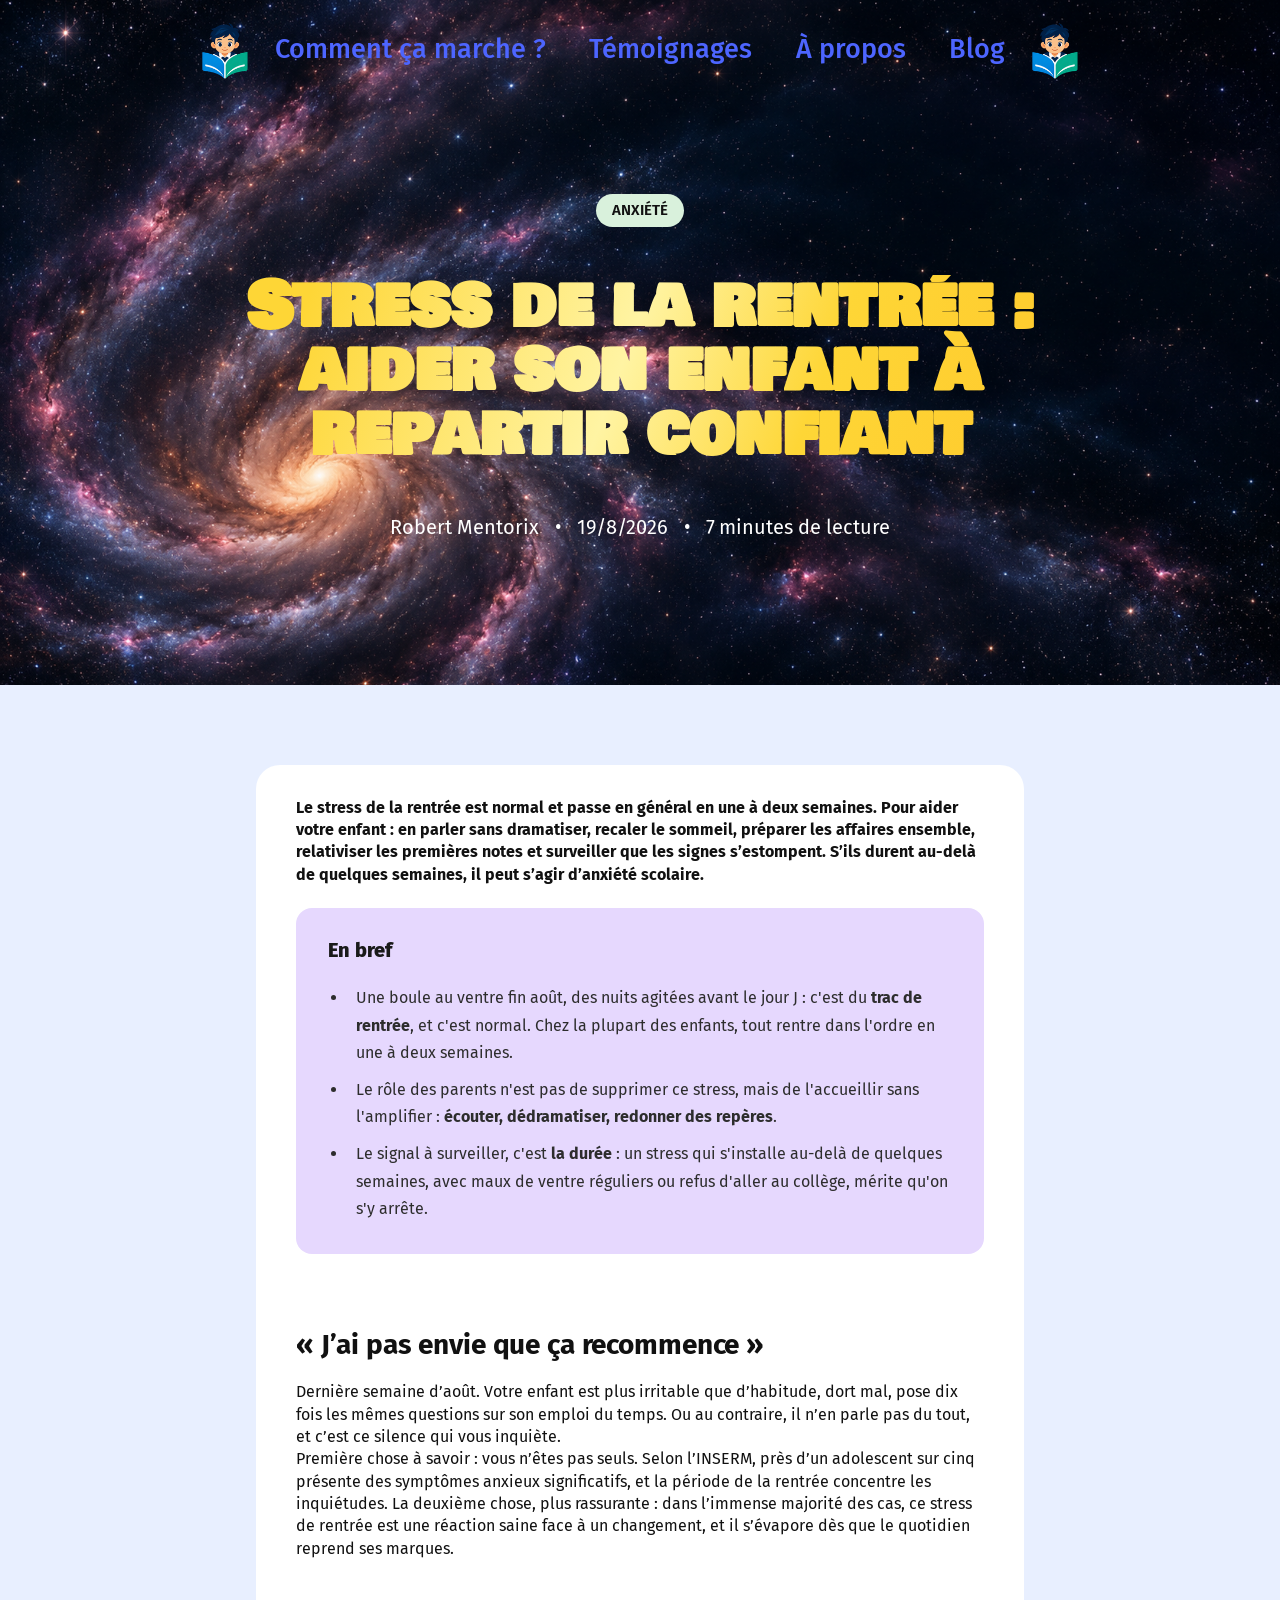
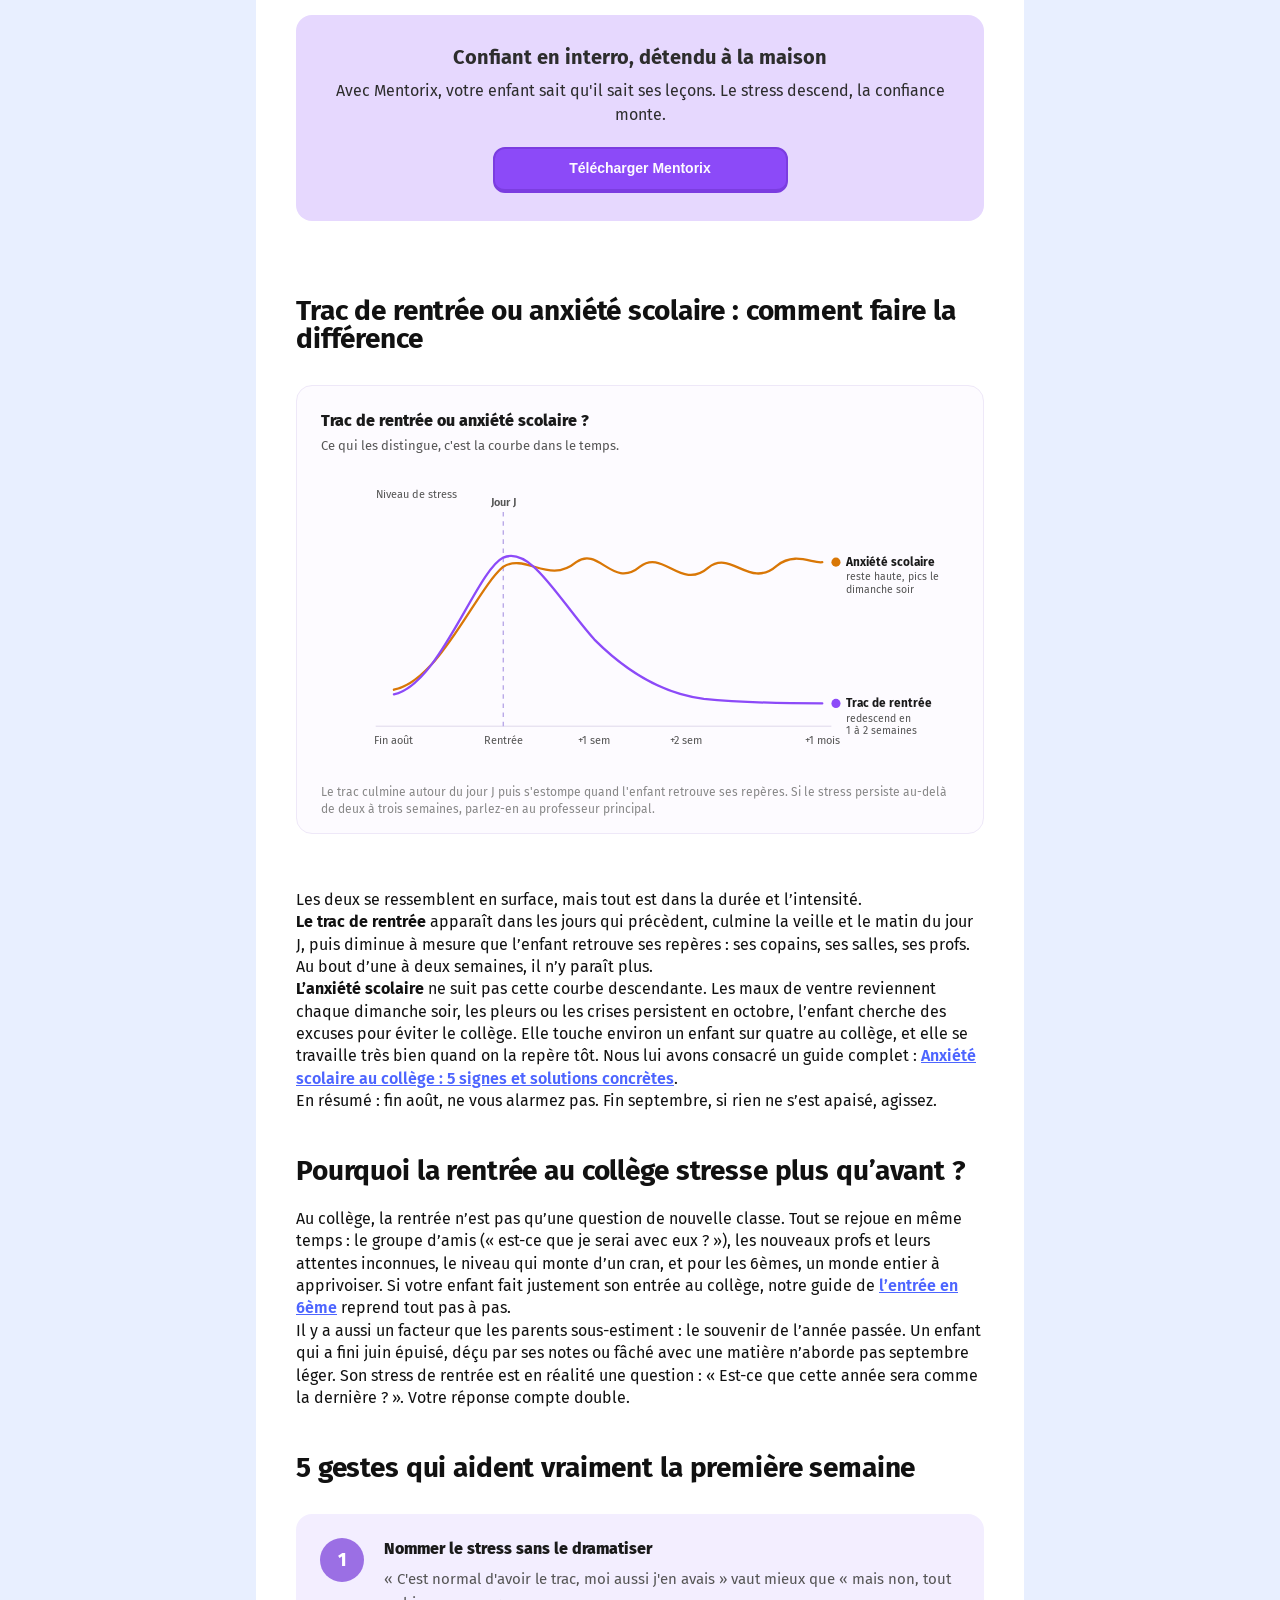
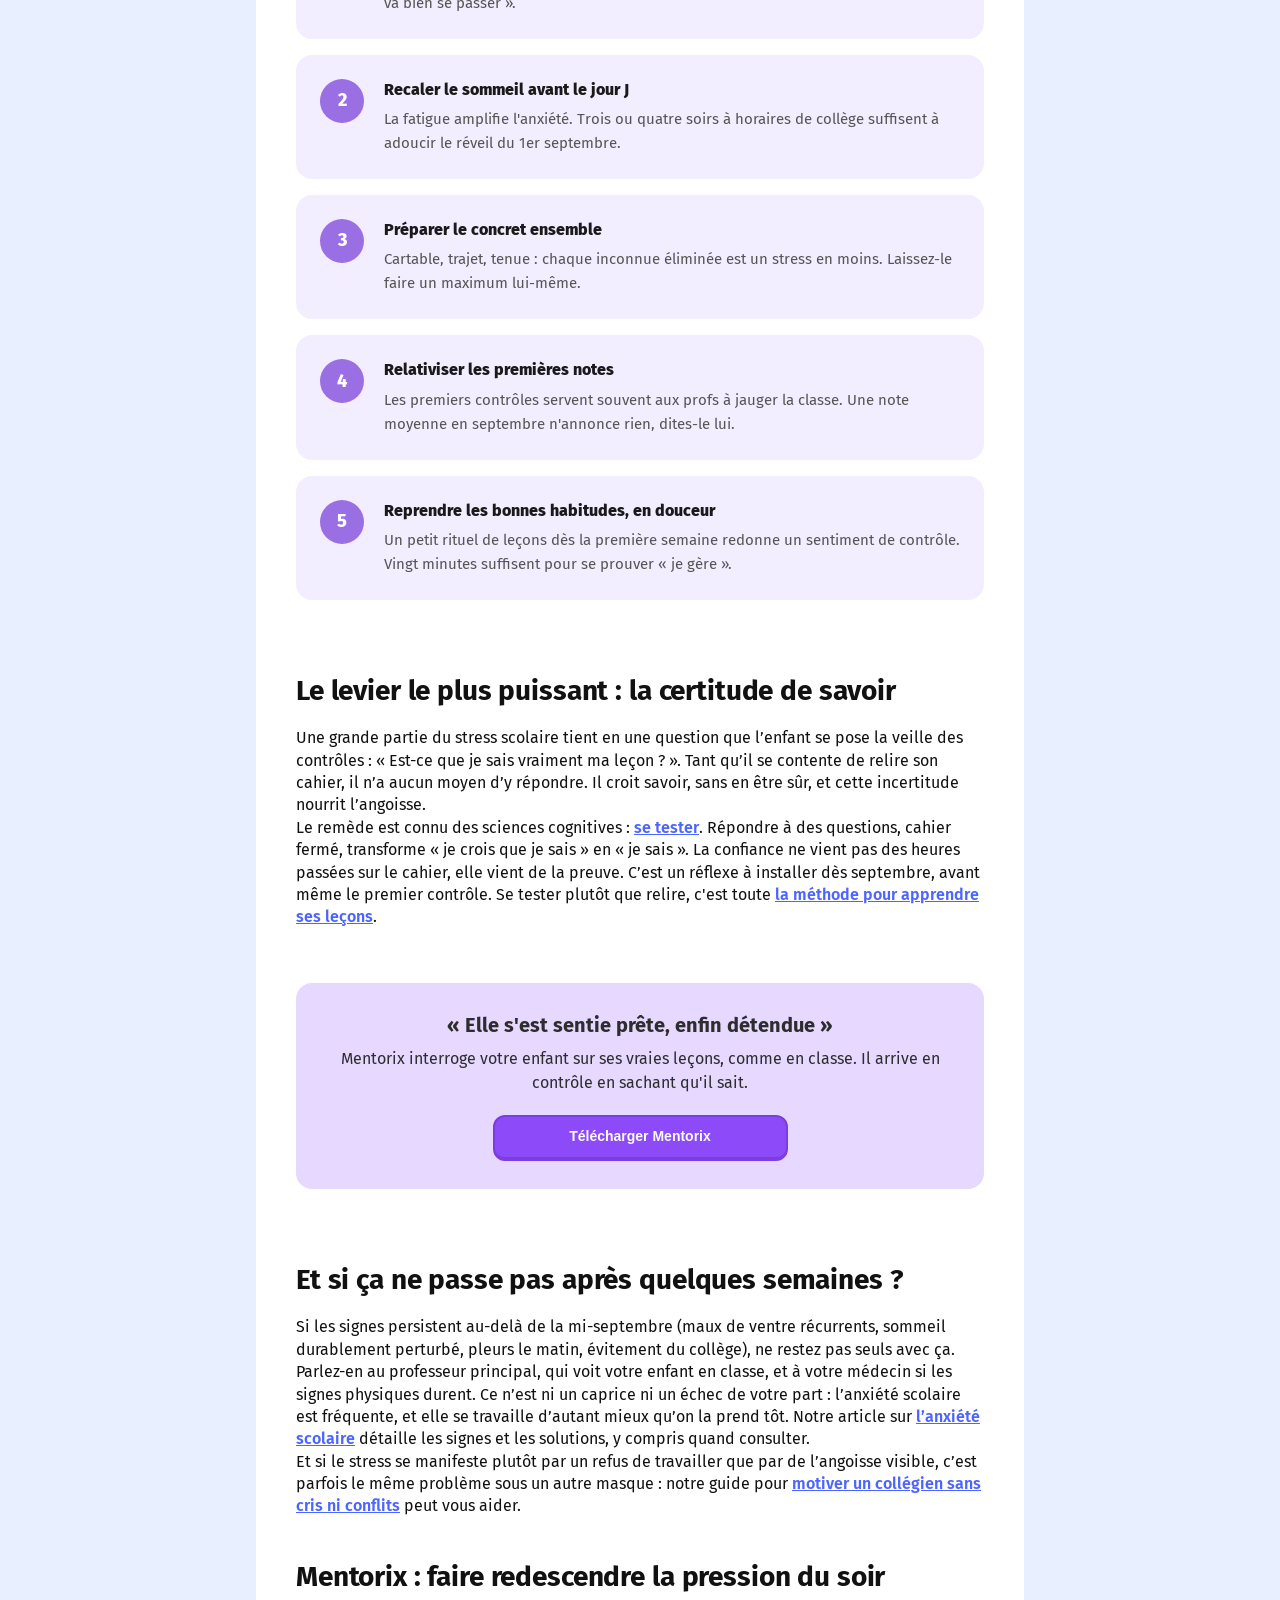
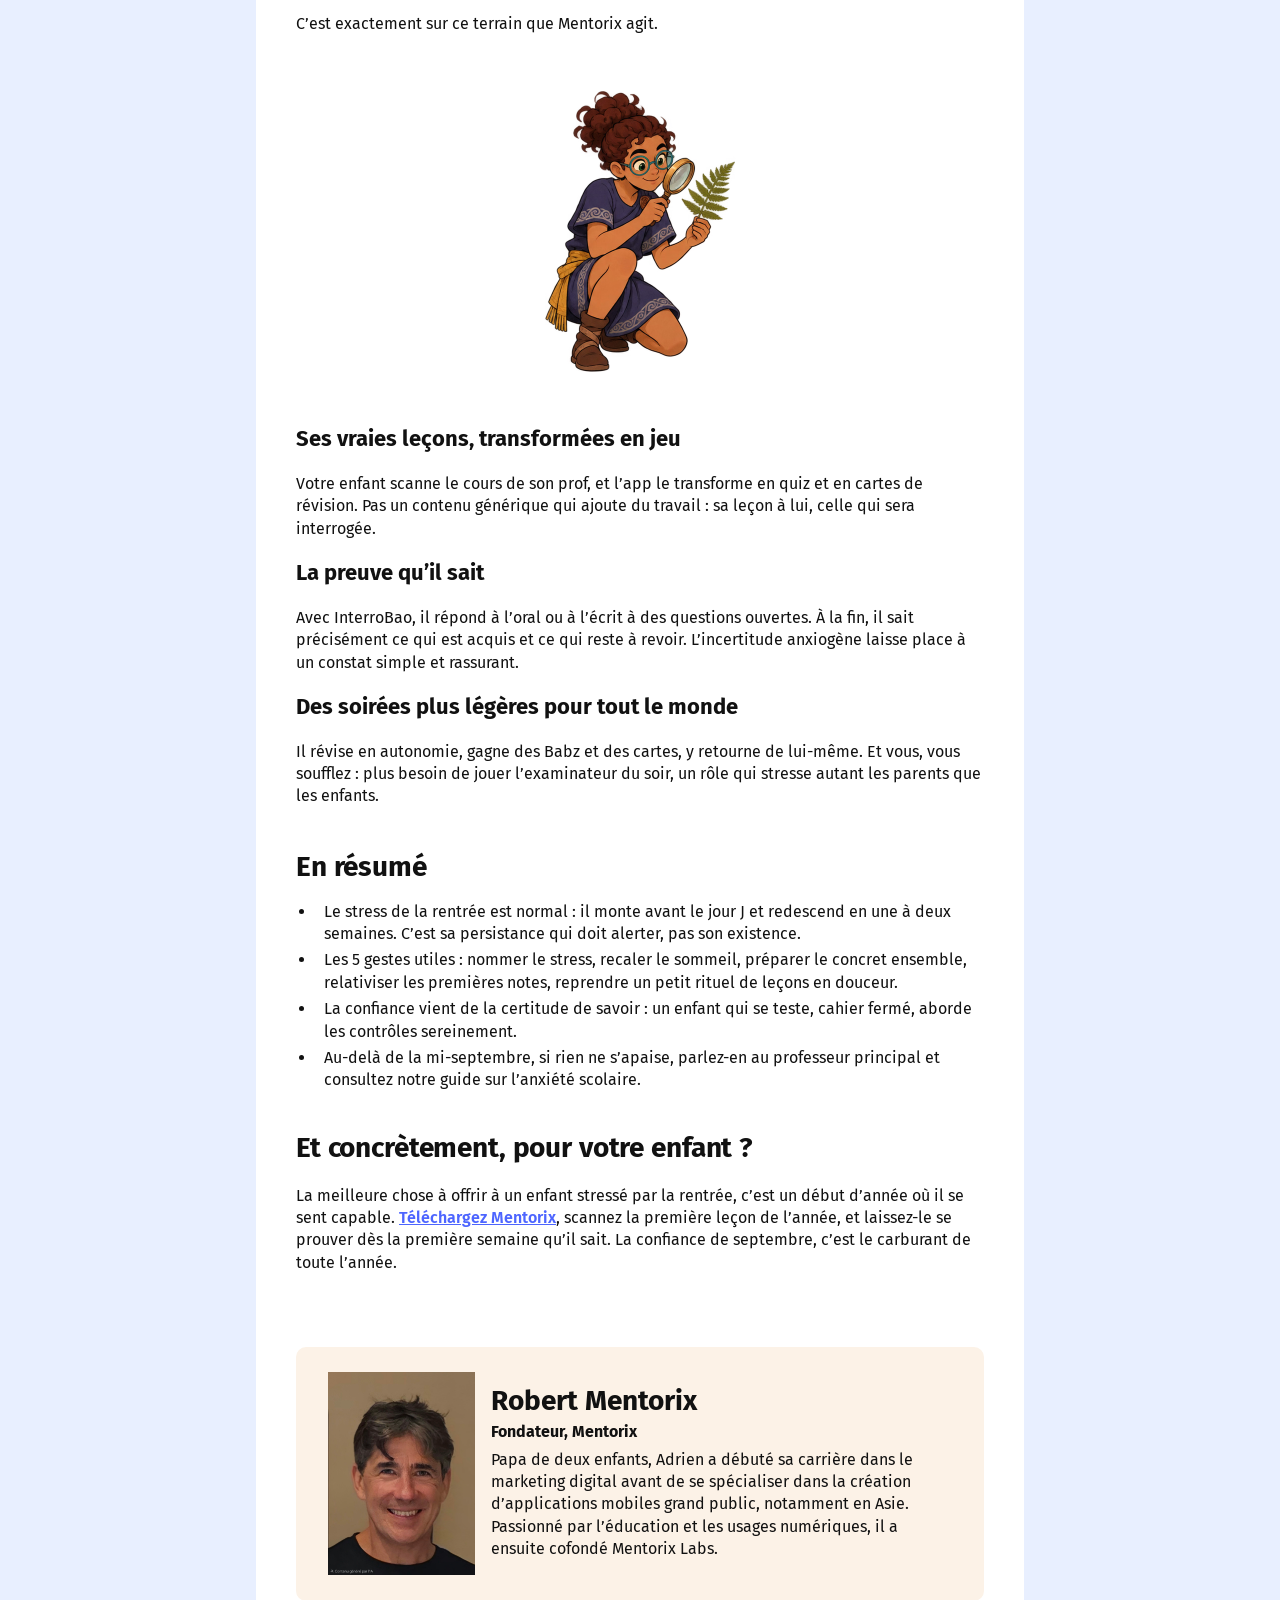
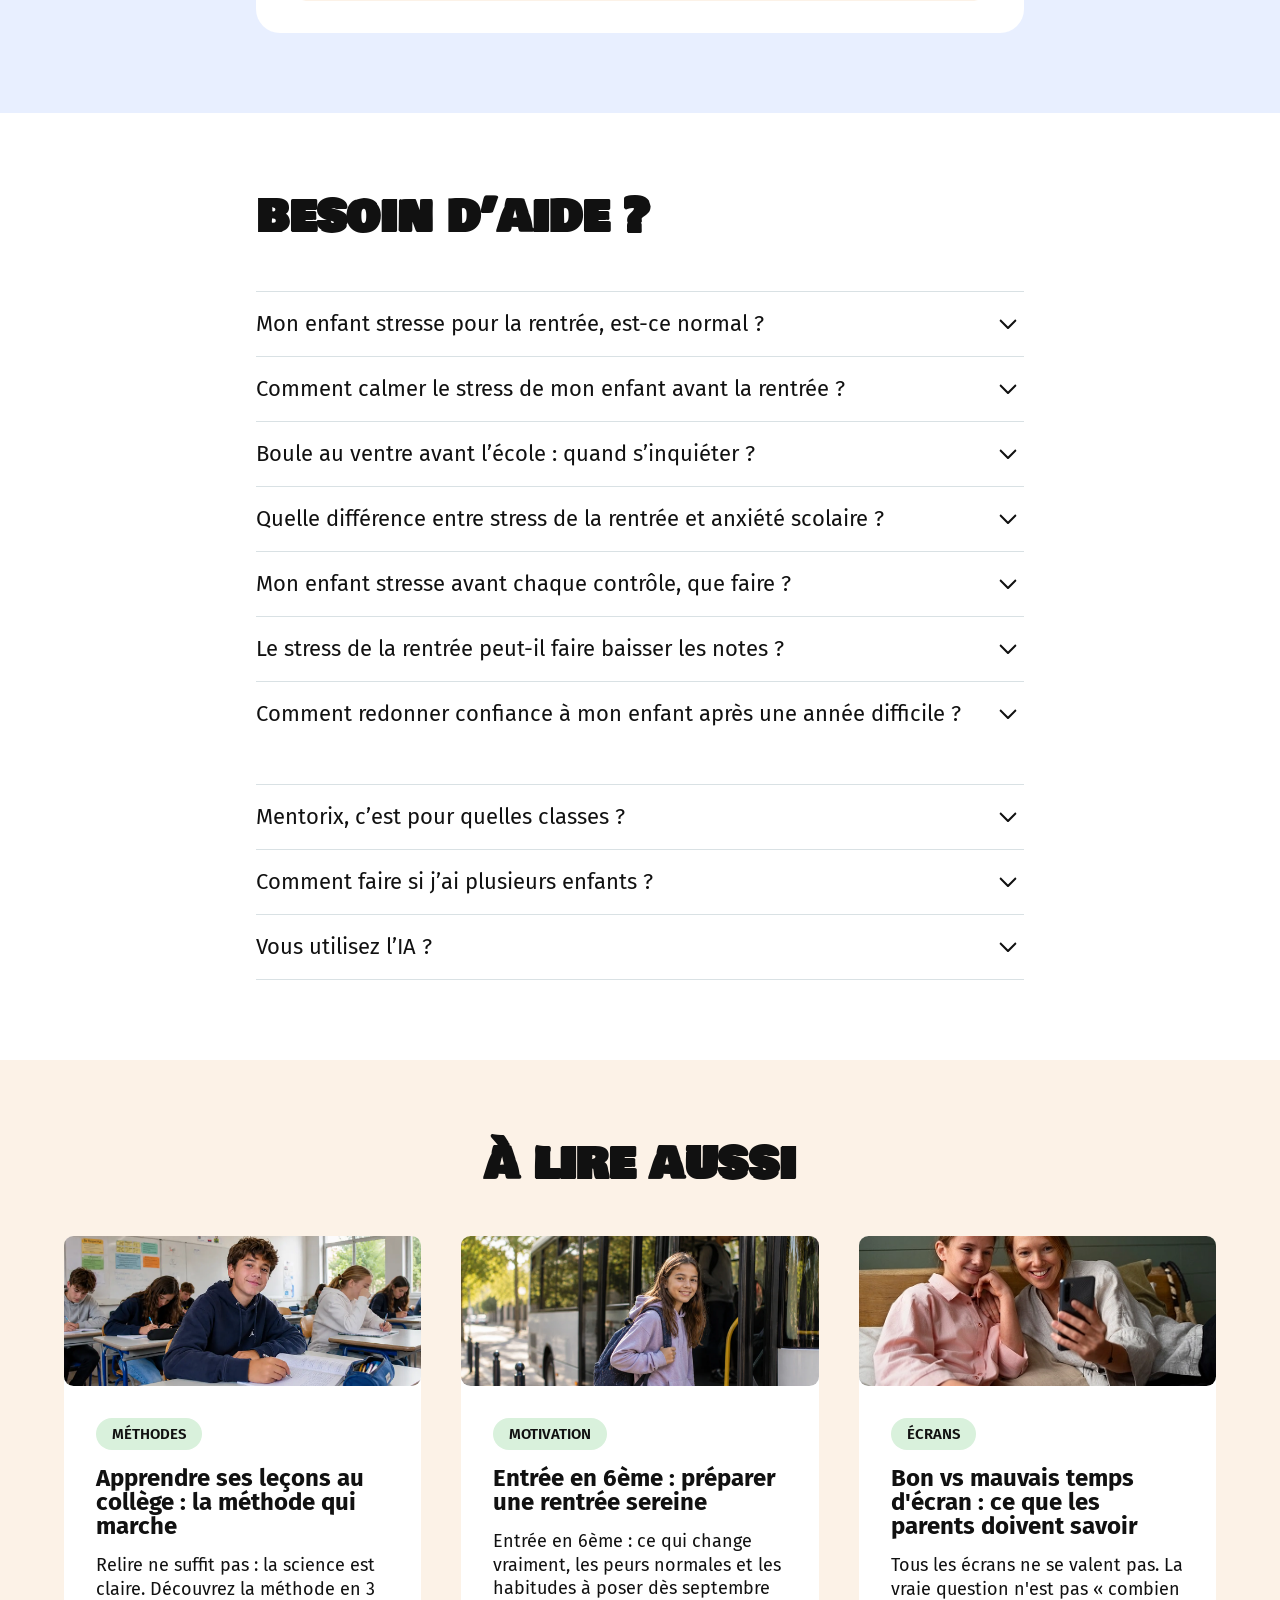
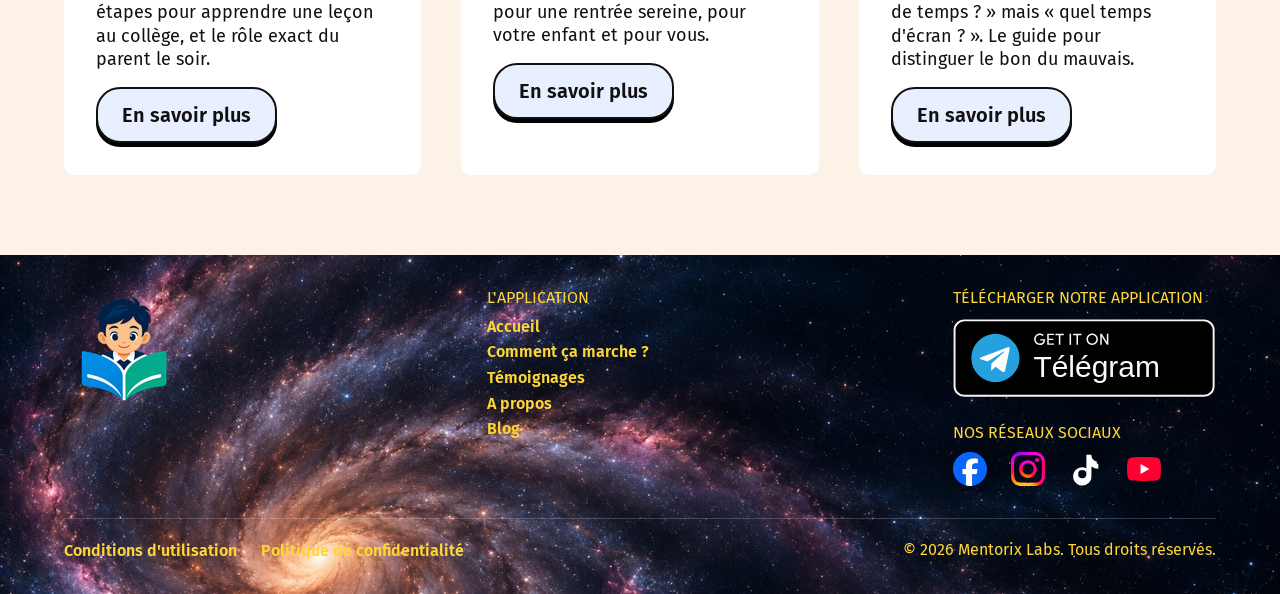
<file: blog/stress-de-la-rentree/index.html>
<!DOCTYPE html>
<!-- Last Published: Thu Oct 22 2026 09:07:51 GMT+0000 (Coordinated Universal Time) --><html data-wf-collection="69f8b8f13dd60d4e1ab9df60" data-wf-domain="www.baobab-labs.com" data-wf-item-slug="stress-de-la-rentree" data-wf-page="69f8b8f13dd60d4e1ab9df66" data-wf-site="67a1f0b250a84c443de5dfe8" lang="fr"><head><meta charset="utf-8"/><link crossorigin="anonymous" href="https://cdn.prod.website-files.com" rel="preconnect"/><title>Stress de la rentrée : aider son enfant à repartir confiant</title><meta content="Boule au ventre avant la rentrée ? Comment distinguer le trac normal de l’anxiété installée, et 5 gestes concrets pour aider votre enfant la première semaine." name="description"/><meta content="Stress de la rentrée : aider son enfant à repartir confiant" property="og:title"/><meta content="Boule au ventre avant la rentrée ? Comment distinguer le trac normal de l’anxiété installée, et 5 gestes concrets pour aider votre enfant la première semaine." property="og:description"/><meta content="https://cdn.prod.website-files.com/69f8b76430588b4b288c2552/6a84843fd0a730a8002c5e16_stress_rentree_OG.webp" property="og:image"/><meta content="Stress de la rentrée : aider son enfant à repartir confiant" name="twitter:title"/><meta content="Boule au ventre avant la rentrée ? Comment distinguer le trac normal de l’anxiété installée, et 5 gestes concrets pour aider votre enfant la première semaine." name="twitter:description"/><meta content="https://cdn.prod.website-files.com/69f8b76430588b4b288c2552/6a84843fd0a730a8002c5e16_stress_rentree_OG.webp" name="twitter:image"/><meta content="website" property="og:type"/><meta content="summary_large_image" name="twitter:card"/><meta content="width=device-width, initial-scale=1" name="viewport"/><link crossorigin="anonymous" href="/assets/0aa26cdbda0f-baobab-staging.webflow.shared.a11444e62.min.css" rel="stylesheet" type="text/css"/><link href="https://fonts.googleapis.com" rel="preconnect"/><link crossorigin="anonymous" href="https://fonts.gstatic.com" rel="preconnect"/><script src="/assets/012e56dad079-webfont.js" type="text/javascript"></script><script type="text/javascript">WebFont.load({  google: {    families: ["Montserrat:100,100italic,200,200italic,300,300italic,400,400italic,500,500italic,600,600italic,700,700italic,800,800italic,900,900italic","Bowlby One:300,400,500,600,700","Bowlby One SC:300,400,500,600,700","Fira Sans:300,400,500,600,700"]  }});</script><script type="text/javascript">!function(o,c){var n=c.documentElement,t=" w-mod-";n.className+=t+"js",("ontouchstart"in o||o.DocumentTouch&&c instanceof DocumentTouch)&&(n.className+=t+"touch")}(window,document);</script><link href="/assets/logo-education.png" rel="shortcut icon" type="image/x-icon"/><link href="/assets/logo-education.png" rel="apple-touch-icon"/><link href="https://www.baobab-labs.com/blog/stress-de-la-rentree" rel="canonical"/><script type="application/ld+json">
{
  "@context": "https://schema.org",
  "@type": "BlogPosting",
  "headline": "Stress de la rentrée : comment aider votre enfant à repartir confiant",
  "name": "Stress de la rentrée : aider son enfant à repartir confiant",
  "description": "Boule au ventre avant la rentrée ? Comment distinguer le trac normal de l’anxiété installée, et 5 gestes concrets pour aider votre enfant la première semaine.",
  "url": "https://www.baobab-labs.com/blog/stress-de-la-rentree",
  "image": {
    "@type": "ImageObject",
    "url": "https://cdn.prod.website-files.com/69f8b76430588b4b288c2552/6a848438b01cae34d27dbd5a_stress_rentre%CC%81e.webp",
    "caption": "Un collégien de dos arrive au collège."
  },
  "datePublished": "2026-08-19T16:00:00.000Z",
  "dateModified": "2026-08-19T16:00:00.000Z",
  "author": {
    "@type": "Person",
    "name": "Robert Mentorix",
    "description": "Papa de deux enfants, Adrien a débuté sa carrière dans le marketing digital avant de se spécialiser dans la création d’applications mobiles grand public, notamment en Asie. Passionné par l’éducation et les usages numériques, il a ensuite cofondé Mentorix Labs.",
    "jobTitle": "Fondateur, Mentorix",
    "image": {
      "@type": "ImageObject",
      "url": "https://cdn.prod.website-files.com/69f8b76430588b4b288c2552/6a05eeb730d84d6b8ea6682e_Adrien-pointillart.webp"
    },
    "sameAs": [
      "https://www.linkedin.com/in/adrienpointillart/"
    ]
  },
  "publisher": {
    "@type": "Organization",
    "name": "Mentorix",
    "logo": {
      "@type": "ImageObject",
      "url": "https://cdn.prod.website-files.com/67a1f0b250a84c443de5dfe8/67a47efcabbb21e35158ef78_Baobab_logo.avif"
    }
  },
  "inLanguage": "fr",
  "keywords": "Anxiété"
}
</script><!-- Keep this css code to improve the font quality-->
<style>
  * {
    -webkit-font-smoothing: antialiased;
    -moz-osx-font-smoothing: grayscale;
    -o-font-smoothing: antialiased;
    -webkit-appearance:none;
  }

  .download_component {
    transform: translateY(100%);
    visibility: hidden;
  }
</style>
<!-- JsonLd Global -->
<script type="application/ld+json">
{
  "@context": "https://schema.org",
  "@type": "Organization",
  "name": "Mentorix",
  "description": "Mentorix crée des outils numériques pensés pour les familles, pour aider les collégiens à réviser efficacement grâce à l'IA.",
  "url": "https://www.baobab-labs.com/",
  "logo": {
    "@type": "ImageObject",
    "url": "https://cdn.prod.website-files.com/67a1f0b250a84c443de5dfe8/67a47efcabbb21e35158ef78_Baobab_logo.avif"
  },
  "sameAs": [
    "https://www.linkedin.com/company/baobab-labs/",
    "https://www.instagram.com/baobab.labs/",
    "https://www.facebook.com/BaobabLabs/"
  ]
}
</script>
<script type="application/ld+json">
{
  "@context": "https://schema.org",
  "@type": "WebSite",
  "name": "Mentorix",
  "url": "https://www.baobab-labs.com/"
}
</script>
<!--- GSAP --->
<script src="/assets/cb9c6262bdd7-gsap.min.js"></script>
<script src="/assets/36c29c028158-ScrollTrigger.min.js"></script>
<!-- Google Tag Manager -->
<!-- End Google Tag Manager -->
<style>
.rich-text-block h2 {
  text-transform: none;
  font-size: 1.75rem;
}
.rich-text-block h3 {
  text-transform: none;
  font-size: 1.375rem;
}
</style>
<style>
  html[lang="en"] .section-presse,
  html[lang="pt-BR"] .section-presse,
  html[lang="es"] .section-presse {
    display: none !important;
  }
</style>
<!-- CiteMe AI Tracker -->
<style>
.rich-text-blog h2 {
  font-size: 28px !important;
  line-height: 1.2 !important;
  margin-top: 48px !important;
  margin-bottom: 16px !important;
  font-weight: 600 !important;
}

.rich-text-blog h3 {
  font-size: 24px !important;
  line-height: 1.3 !important;
  margin-top: 32px !important;
  margin-bottom: 12px !important;
  font-weight: 600 !important;
}
</style>
<script async="async" src="https://platform-api.sharethis.com/js/sharethis.js#property=6a01aac47040411e5fe8431c&amp;product=sticky-share-buttons" type="text/javascript"></script>
<link href="https://www.baobab-labs.com/blog/stress-de-la-rentree" hreflang="fr" rel="alternate"/><link href="https://www.baobab-labs.com/en/blog/stress-de-la-rentree" hreflang="en" rel="alternate"/><link href="https://www.baobab-labs.com/pt-br/blog/stress-de-la-rentree" hreflang="pt-br" rel="alternate"/><link href="https://www.baobab-labs.com/es/blog/stress-de-la-rentree" hreflang="es" rel="alternate"/><link href="/assets/mentorix-headers.css" rel="stylesheet"/></head><body><div class="page-wrapper"><div class="navbar_component w-nav" data-animation="default" data-collapse="medium" data-duration="400" data-easing="ease" data-easing2="ease" role="banner"><div class="navbar_container"><a class="navbar_logo-link w-nav-brand" href="/"><img alt="Mentorix" class="navbar_logo" height="100" loading="lazy" src="/assets/logo-education.png" width="100"/></a><nav class="navbar_menu w-nav-menu" role="navigation"><div class="navbar_menu-left"><a class="navbar_link w-nav-link" href="/#comment-ca-marche">Comment ça marche ?</a><a class="navbar_link navbar_menu-left w-nav-link" href="/#temoignages">Témoignages</a><a class="navbar_link w-nav-link" href="/a-propos">À propos</a><a class="navbar_link w-nav-link" href="/blog">Blog</a></div></nav><div class="menu-button w-nav-button"><div class="icon w-icon-nav-menu"></div></div><a class="navbar_logo-link-_mobile w-nav-brand" href="/"><img alt="Mentorix" class="navbar_logo" height="100" loading="lazy" src="/assets/logo-education.png" width="100"/></a></div></div><main class="section_header a-propos-header" id="header"><div class="padding-global"><div class="container-medium"><div class="header_component"><div &quot;https:="" 69f8b76430588b4b288c2552="" 6a848438b01cae34d27dbd5a_stress_rentre%cc%81e.webp&quot;")"="" cdn.prod.website-files.com="" class="hero_blog_item" style="background-image:url("><div class="topic_item_yellow" data-gsap-stagger=""><div class="category_item">Anxiété</div></div><h1 class="h1_spe_blog">Stress de la rentrée : aider son enfant à repartir confiant</h1><div data-gsap-trigger=""><div class="elements_item_hero_article" data-gsap-stagger=""><div class="benefits_item-text">Robert Mentorix</div><div class="benefits_item-text cache">•</div><div class="benefits_item-text">19/8/2026</div><div class="benefits_item-text cache">•</div><div class="w-layout-hflex reading_time"><div class="benefits_item-text">7</div><div class="benefits_item-text">minutes de lecture</div></div></div></div></div></div></div></div></main><section class="section_content_blog" id="faq"><div class="padding-global padding-section-medium"><div class="container-small"><div class="article_component"><div class="rich-text-block w-richtext"><p><strong>Le stress de la rentrée est normal et passe en général en une à deux semaines. Pour aider votre enfant : en parler sans dramatiser, recaler le sommeil, préparer les affaires ensemble, relativiser les premières notes et surveiller que les signes s’estompent. S’ils durent au-delà de quelques semaines, il peut s’agir d’anxiété scolaire.</strong></p><p>‍</p><div class="w-embed"><div style="background:#E6D8FE; border-radius:16px; padding:28px 32px; margin:0 0 32px 0; font-family:inherit;">
<p style="font-size:20px; font-weight:800; color:#1A1A1A; margin:0 0 16px 0;">En bref</p>
<ul style="margin:0; padding-left:20px; color:#2D2D2D; font-size:16px; line-height:1.7;">
<li style="margin-bottom:10px;">
      Une boule au ventre fin août, des nuits agitées avant le jour J : c'est du <strong>trac de rentrée</strong>, et c'est normal. Chez la plupart des enfants, tout rentre dans l'ordre en une à deux semaines.
    </li>
<li style="margin-bottom:10px;">
      Le rôle des parents n'est pas de supprimer ce stress, mais de l'accueillir sans l'amplifier : <strong>écouter, dédramatiser, redonner des repères</strong>.
    </li>
<li>
      Le signal à surveiller, c'est <strong>la durée</strong> : un stress qui s'installe au-delà de quelques semaines, avec maux de ventre réguliers ou refus d'aller au collège, mérite qu'on s'y arrête.
    </li>
</ul>
</div></div><p>‍</p><p>‍</p><h2>« J’ai pas envie que ça recommence »</h2><p>‍</p><p>Dernière semaine d’août. Votre enfant est plus irritable que d’habitude, dort mal, pose dix fois les mêmes questions sur son emploi du temps. Ou au contraire, il n’en parle pas du tout, et c’est ce silence qui vous inquiète.</p><p>Première chose à savoir : vous n’êtes pas seuls. Selon l’INSERM, près d’un adolescent sur cinq présente des symptômes anxieux significatifs, et la période de la rentrée concentre les inquiétudes. La deuxième chose, plus rassurante : dans l’immense majorité des cas, ce stress de rentrée est une réaction saine face à un changement, et il s’évapore dès que le quotidien reprend ses marques.</p><p>‍</p><div class="w-embed"><div style="background:#E6D8FE; border-radius:16px; padding:28px 24px; margin:32px 0; text-align:center; font-family:inherit;">
<p style="font-size:20px; color:#2D2D2D; margin:0 0 8px 0; line-height:1.4; font-weight:700;">
    Confiant en interro, détendu à la maison
  </p>
<p style="font-size:16px; color:#2D2D2D; margin:0 0 20px 0; line-height:1.5; font-weight:400;">
    Avec Mentorix, votre enfant sait qu'il sait ses leçons. Le stress descend, la confiance monte.
  </p>
<a class="cta-button" href="https://intelos-01.tailb936aa.ts.net/education/inscription" target="_blank">Télécharger Mentorix</a>
</div>
<style>
  .cta-button {
    display: inline-flex;
    align-items: center;
    justify-content: center;
    width: 100%;
    max-width: 295px;
    height: 46px;
    padding: 8px 12px;
    background-color: #8C4AF8;
    border-radius: 12px;
    color: #FDFBFF;
    font-family: 'Poppins', sans-serif;
    font-weight: 600;
    font-size: 14px;
    text-decoration: none;
    cursor: pointer;
    border: 2px solid #7B3DE0;
    border-bottom-width: 4px;
    box-sizing: border-box;
  }
  .cta-button:hover {
    background-color: #7B3DE0;
  }
</style></div><p>‍</p><p>‍</p><h2>Trac de rentrée ou anxiété scolaire : comment faire la différence</h2><div class="w-embed"><div style="font-family:inherit; margin:32px 0; background:#FDFBFF; border:1px solid #EEE8F8; border-radius:16px; padding:24px 24px 16px;">
<p style="margin:0 0 4px 0; font-size:16px; font-weight:800; color:#1A1A1A;">Trac de rentrée ou anxiété scolaire ?</p>
<p style="margin:0 0 16px 0; font-size:13px; color:#555;">Ce qui les distingue, c'est la courbe dans le temps.</p>
<svg aria-label="Schéma : le trac de rentrée monte avant le jour J puis redescend en une à deux semaines ; l'anxiété scolaire reste haute, avec des pics chaque dimanche soir." role="img" style="width:100%; height:auto; display:block;" viewbox="0 0 700 330">
<!-- axes -->
<line stroke="#DDD6EA" stroke-width="1" x1="60" x2="560" y1="280" y2="280"></line>
<text fill="#555" font-size="12" x="60" y="30">Niveau de stress</text>
<!-- jour J -->
<line stroke="#B9A8E8" stroke-dasharray="5 5" stroke-width="1.5" x1="200" x2="200" y1="45" y2="280"></line>
<text fill="#555" font-size="12" font-weight="600" text-anchor="middle" x="200" y="38">Jour J</text>
<!-- repères x -->
<text fill="#555" font-size="12" text-anchor="middle" x="80" y="300">Fin août</text>
<text fill="#555" font-size="12" text-anchor="middle" x="200" y="300">Rentrée</text>
<text fill="#555" font-size="12" text-anchor="middle" x="300" y="300">+1 sem</text>
<text fill="#555" font-size="12" text-anchor="middle" x="400" y="300">+2 sem</text>
<text fill="#555" font-size="12" text-anchor="middle" x="550" y="300">+1 mois</text>
<!-- Anxiété scolaire : reste haute, pics hebdomadaires -->
<path d="M 80 240 C 130 230, 170 130, 200 105
             C 225 90, 250 125, 280 100
             C 305 82, 320 130, 350 105
             C 375 85, 395 132, 425 106
             C 450 86, 470 130, 500 104
             C 520 88, 540 102, 550 100" fill="none" stroke="#D97706" stroke-linecap="round" stroke-width="2.5"></path>
<!-- Trac de rentrée : pic au jour J puis redescente -->
<path d="M 80 245 C 130 235, 170 110, 200 95
             C 230 82, 260 140, 300 185
             C 340 225, 380 245, 420 250
             C 460 254, 520 255, 550 255" fill="none" stroke="#8C4AF8" stroke-linecap="round" stroke-width="2.5"></path>
<!-- étiquettes directes -->
<circle cx="565" cy="100" fill="#D97706" r="5"></circle>
<text fill="#1A1A1A" font-size="13" font-weight="700" x="576" y="104">Anxiété scolaire</text>
<text fill="#555" font-size="11.5" x="576" y="120">reste haute, pics le</text>
<text fill="#555" font-size="11.5" x="576" y="134">dimanche soir</text>
<circle cx="565" cy="255" fill="#8C4AF8" r="5"></circle>
<text fill="#1A1A1A" font-size="13" font-weight="700" x="576" y="259">Trac de rentrée</text>
<text fill="#555" font-size="11.5" x="576" y="275">redescend en</text>
<text fill="#555" font-size="11.5" x="576" y="289">1 à 2 semaines</text>
</svg>
<p style="margin:12px 0 0 0; font-size:12px; color:#888;">
    Le trac culmine autour du jour J puis s'estompe quand l'enfant retrouve ses repères. Si le stress persiste au-delà de deux à trois semaines, parlez-en au professeur principal.
  </p>
</div></div><p>‍</p><p>Les deux se ressemblent en surface, mais tout est dans la durée et l’intensité.</p><p><strong>Le trac de rentrée</strong> apparaît dans les jours qui précèdent, culmine la veille et le matin du jour J, puis diminue à mesure que l’enfant retrouve ses repères : ses copains, ses salles, ses profs. Au bout d’une à deux semaines, il n’y paraît plus.</p><p><strong>L’anxiété scolaire</strong> ne suit pas cette courbe descendante. Les maux de ventre reviennent chaque dimanche soir, les pleurs ou les crises persistent en octobre, l’enfant cherche des excuses pour éviter le collège. Elle touche environ un enfant sur quatre au collège, et elle se travaille très bien quand on la repère tôt. Nous lui avons consacré un guide complet : <a href="/blog/anxiete-scolaire-college">Anxiété scolaire au collège : 5 signes et solutions concrètes</a>.</p><p>En résumé : fin août, ne vous alarmez pas. Fin septembre, si rien ne s’est apaisé, agissez.</p><p>‍</p><p>‍</p><h2>Pourquoi la rentrée au collège stresse plus qu’avant ?</h2><p>‍</p><p>Au collège, la rentrée n’est pas qu’une question de nouvelle classe. Tout se rejoue en même temps : le groupe d’amis (« est-ce que je serai avec eux ? »), les nouveaux profs et leurs attentes inconnues, le niveau qui monte d’un cran, et pour les 6èmes, un monde entier à apprivoiser. Si votre enfant fait justement son entrée au collège, notre guide de <a href="https://www.baobab-labs.com/blog/entree-en-6eme-rentree-sereine">l’entrée en 6ème</a> reprend tout pas à pas.</p><p>Il y a aussi un facteur que les parents sous-estiment : le souvenir de l’année passée. Un enfant qui a fini juin épuisé, déçu par ses notes ou fâché avec une matière n’aborde pas septembre léger. Son stress de rentrée est en réalité une question : « Est-ce que cette année sera comme la dernière ? ». Votre réponse compte double.</p><p>‍</p><p>‍</p><h2>5 gestes qui aident vraiment la première semaine</h2><div class="w-embed"><div style="font-family:inherit; margin:32px 0; display:flex; flex-direction:column; gap:16px;">
<!-- Geste 1 -->
<div style="display:flex; align-items:flex-start; gap:20px; background:#F3EEFF; border-radius:16px; padding:24px;">
<div style="width:44px; height:44px; border-radius:50%; background:#9B6FE4; color:white; font-size:18px; font-weight:800; display:flex; align-items:center; justify-content:center; flex-shrink:0;">1</div>
<div>
<p style="margin:0 0 6px 0; font-size:16px; font-weight:800; color:#1A1A1A;">Nommer le stress sans le dramatiser</p>
<p style="margin:0; font-size:15px; color:#555; line-height:1.6;">« C'est normal d'avoir le trac, moi aussi j'en avais » vaut mieux que « mais non, tout va bien se passer ».</p>
</div>
</div>
<!-- Geste 2 -->
<div style="display:flex; align-items:flex-start; gap:20px; background:#F3EEFF; border-radius:16px; padding:24px;">
<div style="width:44px; height:44px; border-radius:50%; background:#9B6FE4; color:white; font-size:18px; font-weight:800; display:flex; align-items:center; justify-content:center; flex-shrink:0;">2</div>
<div>
<p style="margin:0 0 6px 0; font-size:16px; font-weight:800; color:#1A1A1A;">Recaler le sommeil avant le jour J</p>
<p style="margin:0; font-size:15px; color:#555; line-height:1.6;">La fatigue amplifie l'anxiété. Trois ou quatre soirs à horaires de collège suffisent à adoucir le réveil du 1er septembre.</p>
</div>
</div>
<!-- Geste 3 -->
<div style="display:flex; align-items:flex-start; gap:20px; background:#F3EEFF; border-radius:16px; padding:24px;">
<div style="width:44px; height:44px; border-radius:50%; background:#9B6FE4; color:white; font-size:18px; font-weight:800; display:flex; align-items:center; justify-content:center; flex-shrink:0;">3</div>
<div>
<p style="margin:0 0 6px 0; font-size:16px; font-weight:800; color:#1A1A1A;">Préparer le concret ensemble</p>
<p style="margin:0; font-size:15px; color:#555; line-height:1.6;">Cartable, trajet, tenue : chaque inconnue éliminée est un stress en moins. Laissez-le faire un maximum lui-même.</p>
</div>
</div>
<!-- Geste 4 -->
<div style="display:flex; align-items:flex-start; gap:20px; background:#F3EEFF; border-radius:16px; padding:24px;">
<div style="width:44px; height:44px; border-radius:50%; background:#9B6FE4; color:white; font-size:18px; font-weight:800; display:flex; align-items:center; justify-content:center; flex-shrink:0;">4</div>
<div>
<p style="margin:0 0 6px 0; font-size:16px; font-weight:800; color:#1A1A1A;">Relativiser les premières notes</p>
<p style="margin:0; font-size:15px; color:#555; line-height:1.6;">Les premiers contrôles servent souvent aux profs à jauger la classe. Une note moyenne en septembre n'annonce rien, dites-le lui.</p>
</div>
</div>
<!-- Geste 5 -->
<div style="display:flex; align-items:flex-start; gap:20px; background:#F3EEFF; border-radius:16px; padding:24px;">
<div style="width:44px; height:44px; border-radius:50%; background:#9B6FE4; color:white; font-size:18px; font-weight:800; display:flex; align-items:center; justify-content:center; flex-shrink:0;">5</div>
<div>
<p style="margin:0 0 6px 0; font-size:16px; font-weight:800; color:#1A1A1A;">Reprendre les bonnes habitudes, en douceur</p>
<p style="margin:0; font-size:15px; color:#555; line-height:1.6;">Un petit rituel de leçons dès la première semaine redonne un sentiment de contrôle. Vingt minutes suffisent pour se prouver « je gère ».</p>
</div>
</div>
</div></div><p>‍</p><p>‍</p><h2>Le levier le plus puissant : la certitude de savoir</h2><p>‍</p><p>Une grande partie du stress scolaire tient en une question que l’enfant se pose la veille des contrôles : « Est-ce que je sais vraiment ma leçon ? ». Tant qu’il se contente de relire son cahier, il n’a aucun moyen d’y répondre. Il croit savoir, sans en être sûr, et cette incertitude nourrit l’angoisse.</p><p>Le remède est connu des sciences cognitives : <a href="/blog/apprendre-ses-lecons-au-college">se tester</a>. Répondre à des questions, cahier fermé, transforme « je crois que je sais » en « je sais ». La confiance ne vient pas des heures passées sur le cahier, elle vient de la preuve. C’est un réflexe à installer dès septembre, avant même le premier contrôle. Se tester plutôt que relire, c'est toute <a href="/blog/apprendre-ses-lecons-au-college">la méthode pour apprendre ses leçons</a>.</p><p>‍</p><div class="w-embed"><div style="background:#E6D8FE; border-radius:16px; padding:28px 24px; margin:32px 0; text-align:center; font-family:inherit;">
<p style="font-size:20px; color:#2D2D2D; margin:0 0 8px 0; line-height:1.4; font-weight:700;">
    « Elle s'est sentie prête, enfin détendue »
  </p>
<p style="font-size:16px; color:#2D2D2D; margin:0 0 20px 0; line-height:1.5; font-weight:400;">
    Mentorix interroge votre enfant sur ses vraies leçons, comme en classe. Il arrive en contrôle en sachant qu'il sait.
  </p>
<a class="cta-button" href="https://intelos-01.tailb936aa.ts.net/education/inscription" target="_blank">Télécharger Mentorix</a>
</div></div><p>‍</p><p>‍</p><h2>Et si ça ne passe pas après quelques semaines ?</h2><p>‍</p><p>Si les signes persistent au-delà de la mi-septembre (maux de ventre récurrents, sommeil durablement perturbé, pleurs le matin, évitement du collège), ne restez pas seuls avec ça. Parlez-en au professeur principal, qui voit votre enfant en classe, et à votre médecin si les signes physiques durent. Ce n’est ni un caprice ni un échec de votre part : l’anxiété scolaire est fréquente, et elle se travaille d’autant mieux qu’on la prend tôt. Notre article sur <a href="/blog/anxiete-scolaire-college">l’anxiété scolaire</a> détaille les signes et les solutions, y compris quand consulter.</p><p>Et si le stress se manifeste plutôt par un refus de travailler que par de l’angoisse visible, c’est parfois le même problème sous un autre masque : notre guide pour <a href="/blog/motiver-collegien-devoirs">motiver un collégien sans cris ni conflits</a> peut vous aider.</p><p>‍</p><p>‍</p><h2>Mentorix : faire redescendre la pression du soir</h2><p>‍</p><p>C’est exactement sur ce terrain que Mentorix agit.</p><figure class="w-richtext-align-fullwidth w-richtext-figure-type-image" style="max-width:1559pxpx"><div><img alt="Savantix examine une fougère à la loupe" width="412" height="594" style="zoom:0.5" loading="lazy" src="/assets/savantix-naturaliste.avif"/></div></figure><h3>Ses vraies leçons, transformées en jeu</h3><p>‍</p><p>Votre enfant scanne le cours de son prof, et l’app le transforme en quiz et en cartes de révision. Pas un contenu générique qui ajoute du travail : sa leçon à lui, celle qui sera interrogée.</p><p>‍</p><h3>La preuve qu’il sait</h3><p>‍</p><p>Avec InterroBao, il répond à l’oral ou à l’écrit à des questions ouvertes. À la fin, il sait précisément ce qui est acquis et ce qui reste à revoir. L’incertitude anxiogène laisse place à un constat simple et rassurant.</p><p>‍</p><h3>Des soirées plus légères pour tout le monde</h3><p>‍</p><p>Il révise en autonomie, gagne des Babz et des cartes, y retourne de lui-même. Et vous, vous soufflez : plus besoin de jouer l’examinateur du soir, un rôle qui stresse autant les parents que les enfants.</p><p>‍</p><p>‍</p><h2>En résumé</h2><ul role="list"><li>Le stress de la rentrée est normal : il monte avant le jour J et redescend en une à deux semaines. C’est sa persistance qui doit alerter, pas son existence.</li><li>Les 5 gestes utiles : nommer le stress, recaler le sommeil, préparer le concret ensemble, relativiser les premières notes, reprendre un petit rituel de leçons en douceur.</li><li>La confiance vient de la certitude de savoir : un enfant qui se teste, cahier fermé, aborde les contrôles sereinement.</li><li>Au-delà de la mi-septembre, si rien ne s’apaise, parlez-en au professeur principal et consultez notre guide sur l’anxiété scolaire.</li></ul><p>‍</p><h2>Et concrètement, pour votre enfant ?</h2><p>‍</p><p>La meilleure chose à offrir à un enfant stressé par la rentrée, c’est un début d’année où il se sent capable. <a href="/">Téléchargez Mentorix</a>, scannez la première leçon de l’année, et laissez-le se prouver dès la première semaine qu’il sait. La confiance de septembre, c’est le carburant de toute l’année.</p><p>‍</p></div><div class="authors_component"><img alt="Robert Mentorix" class="image_author" loading="lazy" src="/assets/fondateur-photo.jpeg"/><div class="w-layout-vflex text_author"><div class="name-author-linkedin"><div class="heading-style-h4">Robert Mentorix</div></div><div class="text-weight-bold">Fondateur, Mentorix</div><p>Papa de deux enfants, Adrien a débuté sa carrière dans le marketing digital avant de se spécialiser dans la création d’applications mobiles grand public, notamment en Asie. Passionné par l’éducation et les usages numériques, il a ensuite cofondé Mentorix Labs.</p></div></div></div></div></div></section><section class="section_faq" id="faq"><div class="padding-global padding-section-medium"><div class="container-small"><div class="faq_component"><h2 class="faq_heading">besoin d’aide ?</h2><div class="w-dyn-list"><div class="w-dyn-items" role="list"><div class="w-dyn-item" role="listitem"><div class="faq_accordion" itemprop="mainEntity" itemscope="itemscope" itemtype="https://schema.org/Question"><div class="faq_question" data-w-id="e771d481-14a8-009a-782a-b0e90d494363"><div class="text-block" itemprop="name">Mon enfant stresse pour la rentrée, est-ce normal ?</div><div class="faq_icon-wrapper"><div class="icon-embed-small w-embed"><svg fill="none" height="100%" viewbox="0 0 32 32" width="100%" xmlns="http://www.w3.org/2000/svg">
<path clip-rule="evenodd" d="M16.5303 20.8839C16.2374 21.1768 15.7626 21.1768 15.4697 20.8839L7.82318 13.2374C7.53029 12.9445 7.53029 12.4697 7.82318 12.1768L8.17674 11.8232C8.46963 11.5303 8.9445 11.5303 9.2374 11.8232L16 18.5858L22.7626 11.8232C23.0555 11.5303 23.5303 11.5303 23.8232 11.8232L24.1768 12.1768C24.4697 12.4697 24.4697 12.9445 24.1768 13.2374L16.5303 20.8839Z" fill="currentColor" fill-rule="evenodd"></path>
</svg></div></div></div><div class="faq_answer" itemprop="acceptedAnswer" itemscope="itemscope" itemtype="https://schema.org/Answer"><div class="text-rich-text w-richtext" itemprop="text"><p>Oui. Le trac de rentrée touche la plupart des enfants : sommeil agité, irritabilité, boule au ventre les derniers jours d’août. Il culmine la veille du jour J puis disparaît en une à deux semaines, à mesure que l’enfant retrouve ses repères. C’est sa persistance au-delà de quelques semaines qui mérite attention, pas son existence.</p></div><div class="spacer-small"></div></div></div></div><div class="w-dyn-item" role="listitem"><div class="faq_accordion" itemprop="mainEntity" itemscope="itemscope" itemtype="https://schema.org/Question"><div class="faq_question" data-w-id="e771d481-14a8-009a-782a-b0e90d494363"><div class="text-block" itemprop="name">Comment calmer le stress de mon enfant avant la rentrée ?</div><div class="faq_icon-wrapper"><div class="icon-embed-small w-embed"><svg fill="none" height="100%" viewbox="0 0 32 32" width="100%" xmlns="http://www.w3.org/2000/svg">
<path clip-rule="evenodd" d="M16.5303 20.8839C16.2374 21.1768 15.7626 21.1768 15.4697 20.8839L7.82318 13.2374C7.53029 12.9445 7.53029 12.4697 7.82318 12.1768L8.17674 11.8232C8.46963 11.5303 8.9445 11.5303 9.2374 11.8232L16 18.5858L22.7626 11.8232C23.0555 11.5303 23.5303 11.5303 23.8232 11.8232L24.1768 12.1768C24.4697 12.4697 24.4697 12.9445 24.1768 13.2374L16.5303 20.8839Z" fill="currentColor" fill-rule="evenodd"></path>
</svg></div></div></div><div class="faq_answer" itemprop="acceptedAnswer" itemscope="itemscope" itemtype="https://schema.org/Answer"><div class="text-rich-text w-richtext" itemprop="text"><p>Écoutez ses inquiétudes sans les minimiser, recalez le sommeil quelques jours avant, préparez ensemble le concret (cartable, trajet), et évitez les phrases qui ferment la discussion comme « mais non, ça va bien se passer ». Nommer le stress (« c’est normal d’avoir le trac ») le fait déjà baisser.</p></div><div class="spacer-small"></div></div></div></div><div class="w-dyn-item" role="listitem"><div class="faq_accordion" itemprop="mainEntity" itemscope="itemscope" itemtype="https://schema.org/Question"><div class="faq_question" data-w-id="e771d481-14a8-009a-782a-b0e90d494363"><div class="text-block" itemprop="name">Boule au ventre avant l’école : quand s’inquiéter ?</div><div class="faq_icon-wrapper"><div class="icon-embed-small w-embed"><svg fill="none" height="100%" viewbox="0 0 32 32" width="100%" xmlns="http://www.w3.org/2000/svg">
<path clip-rule="evenodd" d="M16.5303 20.8839C16.2374 21.1768 15.7626 21.1768 15.4697 20.8839L7.82318 13.2374C7.53029 12.9445 7.53029 12.4697 7.82318 12.1768L8.17674 11.8232C8.46963 11.5303 8.9445 11.5303 9.2374 11.8232L16 18.5858L22.7626 11.8232C23.0555 11.5303 23.5303 11.5303 23.8232 11.8232L24.1768 12.1768C24.4697 12.4697 24.4697 12.9445 24.1768 13.2374L16.5303 20.8839Z" fill="currentColor" fill-rule="evenodd"></path>
</svg></div></div></div><div class="faq_answer" itemprop="acceptedAnswer" itemscope="itemscope" itemtype="https://schema.org/Answer"><div class="text-rich-text w-richtext" itemprop="text"><p>Si les maux de ventre reviennent régulièrement au-delà de deux à trois semaines après la rentrée, surtout le dimanche soir ou le matin, il peut s’agir d’anxiété scolaire plutôt que d’un simple trac. Parlez-en au professeur principal et à votre médecin si les signes physiques persistent.</p></div><div class="spacer-small"></div></div></div></div><div class="w-dyn-item" role="listitem"><div class="faq_accordion" itemprop="mainEntity" itemscope="itemscope" itemtype="https://schema.org/Question"><div class="faq_question" data-w-id="e771d481-14a8-009a-782a-b0e90d494363"><div class="text-block" itemprop="name">Quelle différence entre stress de la rentrée et anxiété scolaire ?</div><div class="faq_icon-wrapper"><div class="icon-embed-small w-embed"><svg fill="none" height="100%" viewbox="0 0 32 32" width="100%" xmlns="http://www.w3.org/2000/svg">
<path clip-rule="evenodd" d="M16.5303 20.8839C16.2374 21.1768 15.7626 21.1768 15.4697 20.8839L7.82318 13.2374C7.53029 12.9445 7.53029 12.4697 7.82318 12.1768L8.17674 11.8232C8.46963 11.5303 8.9445 11.5303 9.2374 11.8232L16 18.5858L22.7626 11.8232C23.0555 11.5303 23.5303 11.5303 23.8232 11.8232L24.1768 12.1768C24.4697 12.4697 24.4697 12.9445 24.1768 13.2374L16.5303 20.8839Z" fill="currentColor" fill-rule="evenodd"></path>
</svg></div></div></div><div class="faq_answer" itemprop="acceptedAnswer" itemscope="itemscope" itemtype="https://schema.org/Answer"><div class="text-rich-text w-richtext" itemprop="text"><p>La courbe. Le stress de rentrée monte avant le jour J puis redescend en une à deux semaines. L’anxiété scolaire persiste ou s’aggrave : évitement du collège, pleurs récurrents, signes physiques qui durent. Elle touche environ un collégien sur quatre et se travaille bien quand elle est repérée tôt.</p></div><div class="spacer-small"></div></div></div></div><div class="w-dyn-item" role="listitem"><div class="faq_accordion" itemprop="mainEntity" itemscope="itemscope" itemtype="https://schema.org/Question"><div class="faq_question" data-w-id="e771d481-14a8-009a-782a-b0e90d494363"><div class="text-block" itemprop="name">Mon enfant stresse avant chaque contrôle, que faire ?</div><div class="faq_icon-wrapper"><div class="icon-embed-small w-embed"><svg fill="none" height="100%" viewbox="0 0 32 32" width="100%" xmlns="http://www.w3.org/2000/svg">
<path clip-rule="evenodd" d="M16.5303 20.8839C16.2374 21.1768 15.7626 21.1768 15.4697 20.8839L7.82318 13.2374C7.53029 12.9445 7.53029 12.4697 7.82318 12.1768L8.17674 11.8232C8.46963 11.5303 8.9445 11.5303 9.2374 11.8232L16 18.5858L22.7626 11.8232C23.0555 11.5303 23.5303 11.5303 23.8232 11.8232L24.1768 12.1768C24.4697 12.4697 24.4697 12.9445 24.1768 13.2374L16.5303 20.8839Z" fill="currentColor" fill-rule="evenodd"></path>
</svg></div></div></div><div class="faq_answer" itemprop="acceptedAnswer" itemscope="itemscope" itemtype="https://schema.org/Answer"><div class="text-rich-text w-richtext" itemprop="text"><p>Ce stress vient le plus souvent de l’incertitude : il ne sait pas s’il sait. La solution la plus efficace est de se tester, cahier fermé, plutôt que de relire. Un enfant qui a répondu correctement à des questions sur sa leçon la veille aborde le contrôle avec une confiance fondée sur du concret.</p></div><div class="spacer-small"></div></div></div></div><div class="w-dyn-item" role="listitem"><div class="faq_accordion" itemprop="mainEntity" itemscope="itemscope" itemtype="https://schema.org/Question"><div class="faq_question" data-w-id="e771d481-14a8-009a-782a-b0e90d494363"><div class="text-block" itemprop="name">Le stress de la rentrée peut-il faire baisser les notes ?</div><div class="faq_icon-wrapper"><div class="icon-embed-small w-embed"><svg fill="none" height="100%" viewbox="0 0 32 32" width="100%" xmlns="http://www.w3.org/2000/svg">
<path clip-rule="evenodd" d="M16.5303 20.8839C16.2374 21.1768 15.7626 21.1768 15.4697 20.8839L7.82318 13.2374C7.53029 12.9445 7.53029 12.4697 7.82318 12.1768L8.17674 11.8232C8.46963 11.5303 8.9445 11.5303 9.2374 11.8232L16 18.5858L22.7626 11.8232C23.0555 11.5303 23.5303 11.5303 23.8232 11.8232L24.1768 12.1768C24.4697 12.4697 24.4697 12.9445 24.1768 13.2374L16.5303 20.8839Z" fill="currentColor" fill-rule="evenodd"></path>
</svg></div></div></div><div class="faq_answer" itemprop="acceptedAnswer" itemscope="itemscope" itemtype="https://schema.org/Answer"><div class="text-rich-text w-richtext" itemprop="text"><p>Temporairement, oui : un enfant stressé dort moins bien et se concentre moins. C’est une raison de plus pour relativiser les notes de septembre, qui reflètent l’adaptation plus que le niveau. Si les notes restent basses une fois le stress retombé, cherchez plutôt du côté de la méthode de travail.</p></div><div class="spacer-small"></div></div></div></div><div class="w-dyn-item" role="listitem"><div class="faq_accordion" itemprop="mainEntity" itemscope="itemscope" itemtype="https://schema.org/Question"><div class="faq_question" data-w-id="e771d481-14a8-009a-782a-b0e90d494363"><div class="text-block" itemprop="name">Comment redonner confiance à mon enfant après une année difficile ?</div><div class="faq_icon-wrapper"><div class="icon-embed-small w-embed"><svg fill="none" height="100%" viewbox="0 0 32 32" width="100%" xmlns="http://www.w3.org/2000/svg">
<path clip-rule="evenodd" d="M16.5303 20.8839C16.2374 21.1768 15.7626 21.1768 15.4697 20.8839L7.82318 13.2374C7.53029 12.9445 7.53029 12.4697 7.82318 12.1768L8.17674 11.8232C8.46963 11.5303 8.9445 11.5303 9.2374 11.8232L16 18.5858L22.7626 11.8232C23.0555 11.5303 23.5303 11.5303 23.8232 11.8232L24.1768 12.1768C24.4697 12.4697 24.4697 12.9445 24.1768 13.2374L16.5303 20.8839Z" fill="currentColor" fill-rule="evenodd"></path>
</svg></div></div></div><div class="faq_answer" itemprop="acceptedAnswer" itemscope="itemscope" itemtype="https://schema.org/Answer"><div class="text-rich-text w-richtext" itemprop="text"><p>Évitez de rejouer l’année passée (« cette année, on s’y met sérieusement ») : votre enfant a surtout besoin d’une page blanche. Aidez-le à démarrer par de petites victoires rapides : un rituel court de leçons, des premiers contrôles préparés en se testant, et chaque progrès souligné. La confiance se reconstruit par la preuve, pas par les discours.</p></div><div class="spacer-small"></div></div></div></div></div></div><div class="faq_list"><div class="faq_accordion" itemprop="mainEntity" itemscope="itemscope" itemtype="https://schema.org/Question"><div class="faq_question" data-w-id="e771d481-14a8-009a-782a-b0e90d494363"><div class="text-block" itemprop="name">Mentorix, c’est pour quelles classes ?</div><div class="faq_icon-wrapper"><div class="icon-embed-small w-embed"><svg fill="none" height="100%" viewbox="0 0 32 32" width="100%" xmlns="http://www.w3.org/2000/svg">
<path clip-rule="evenodd" d="M16.5303 20.8839C16.2374 21.1768 15.7626 21.1768 15.4697 20.8839L7.82318 13.2374C7.53029 12.9445 7.53029 12.4697 7.82318 12.1768L8.17674 11.8232C8.46963 11.5303 8.9445 11.5303 9.2374 11.8232L16 18.5858L22.7626 11.8232C23.0555 11.5303 23.5303 11.5303 23.8232 11.8232L24.1768 12.1768C24.4697 12.4697 24.4697 12.9445 24.1768 13.2374L16.5303 20.8839Z" fill="currentColor" fill-rule="evenodd"></path>
</svg></div></div></div><div class="faq_answer" itemprop="acceptedAnswer" itemscope="itemscope" itemtype="https://schema.org/Answer"><div class="text-rich-text w-richtext" itemprop="text"><p>Mentorix est pensé pour les collégiens, mais comme l’application s’adapte aux cours de chaque enfant, elle fonctionne aussi dès le CM2 et jusqu’au lycée.</p><p>L’IA analyse les leçons pour proposer des révisions adaptées à chaque niveau.<br/></p></div><div class="spacer-small"></div></div></div><div class="faq_accordion" itemprop="mainEntity" itemscope="itemscope" itemtype="https://schema.org/Question"><div class="faq_question" data-w-id="e771d481-14a8-009a-782a-b0e90d494363"><div class="text-block" itemprop="name">Comment faire si j’ai plusieurs enfants ?</div><div class="faq_icon-wrapper"><div class="icon-embed-small w-embed"><svg fill="none" height="100%" viewbox="0 0 32 32" width="100%" xmlns="http://www.w3.org/2000/svg">
<path clip-rule="evenodd" d="M16.5303 20.8839C16.2374 21.1768 15.7626 21.1768 15.4697 20.8839L7.82318 13.2374C7.53029 12.9445 7.53029 12.4697 7.82318 12.1768L8.17674 11.8232C8.46963 11.5303 8.9445 11.5303 9.2374 11.8232L16 18.5858L22.7626 11.8232C23.0555 11.5303 23.5303 11.5303 23.8232 11.8232L24.1768 12.1768C24.4697 12.4697 24.4697 12.9445 24.1768 13.2374L16.5303 20.8839Z" fill="currentColor" fill-rule="evenodd"></path>
</svg></div></div></div><div class="faq_answer" itemprop="acceptedAnswer" itemscope="itemscope" itemtype="https://schema.org/Answer"><div class="text-rich-text w-richtext" itemprop="text"><p>Avec un seul abonnement, vous pouvez ajouter jusqu’à 3 enfants.</p><p>Chacun aura son propre compte et pourra utiliser Mentorix sur son téléphone, avec des révisions adaptées à son niveau et à ses leçons.<br/></p></div><div class="spacer-small"></div></div></div><div class="faq_accordion" itemprop="mainEntity" itemscope="itemscope" itemtype="https://schema.org/Question"><div class="faq_question" data-w-id="e771d481-14a8-009a-782a-b0e90d494363"><div class="text-block" itemprop="name">Vous utilisez l’IA ?</div><div class="faq_icon-wrapper"><div class="icon-embed-small w-embed"><svg fill="none" height="100%" viewbox="0 0 32 32" width="100%" xmlns="http://www.w3.org/2000/svg">
<path clip-rule="evenodd" d="M16.5303 20.8839C16.2374 21.1768 15.7626 21.1768 15.4697 20.8839L7.82318 13.2374C7.53029 12.9445 7.53029 12.4697 7.82318 12.1768L8.17674 11.8232C8.46963 11.5303 8.9445 11.5303 9.2374 11.8232L16 18.5858L22.7626 11.8232C23.0555 11.5303 23.5303 11.5303 23.8232 11.8232L24.1768 12.1768C24.4697 12.4697 24.4697 12.9445 24.1768 13.2374L16.5303 20.8839Z" fill="currentColor" fill-rule="evenodd"></path>
</svg></div></div></div><div class="faq_answer" itemprop="acceptedAnswer" itemscope="itemscope" itemtype="https://schema.org/Answer"><div class="text-rich-text w-richtext" itemprop="text"><p>Oui ! L’IA de Mentorix analyse la leçon de votre enfant pour générer des fiches de révision et des quiz sur mesure.</p><p>L’objectif : l’aider à apprendre plus efficacement, sans perdre de temps sur des contenus inutiles.<br/></p></div><div class="spacer-small"></div></div></div></div></div></div></div></section><section class="section_others_articles" id="temoignages"><div class="padding-global padding-section-medium"><div class="container-large"><div class="testimonial_component"><h2 class="others_article_heading">à lire aussi</h2><div class="w-dyn-list"><div class="testimonial_wrapper w-dyn-items" role="list"><div class="article-item w-dyn-item" role="listitem"><a class="link-block-blog w-inline-block" href="/blog/apprendre-ses-lecons-au-college"></a><div class="article-image-header"><img alt="" class="image-article-header" loading="lazy" sizes="100vw" src="/assets/3f8b7dcac964-6a8466636dfd657277148d45_Apprendre-au-colle-ge_OG.webp" srcset="/assets/3c4711d0ba56-6a8466636dfd657277148d45_Apprendre-au-colle-ge_OG-p-500.webp 500w, /assets/4ee36215ab78-6a8466636dfd657277148d45_Apprendre-au-colle-ge_OG-p-800.webp 800w, /assets/0327fddd8650-6a8466636dfd657277148d45_Apprendre-au-colle-ge_OG-p-1080.webp 1080w, /assets/3f8b7dcac964-6a8466636dfd657277148d45_Apprendre-au-colle-ge_OG.webp 1260w"/></div><div class="article-item-body"><div class="topic_item_yellow" data-gsap-stagger=""><div class="category_item">Méthodes</div></div><div class="testimonial_item-heading">Apprendre ses leçons au collège : la méthode qui marche</div><p class="testimonial_item-text">Relire ne suffit pas : la science est claire. Découvrez la méthode en 3 étapes pour apprendre une leçon au collège, et le rôle exact du parent le soir.</p><a class="button_article w-button" href="/blog/apprendre-ses-lecons-au-college">En savoir plus</a></div></div><div class="article-item w-dyn-item" role="listitem"><a class="link-block-blog w-inline-block" href="/blog/entree-en-6eme"></a><div class="article-image-header"><img alt="" class="image-article-header" loading="lazy" sizes="100vw" src="/assets/e7cfb55f6ffc-6a8491844a06e828d7971515_entree6eme_OG.webp" srcset="/assets/da3ece6b18d4-6a8491844a06e828d7971515_entree6eme_OG-p-500.webp 500w, /assets/2b64dbbfb29a-6a8491844a06e828d7971515_entree6eme_OG-p-800.webp 800w, /assets/76ff16d69e71-6a8491844a06e828d7971515_entree6eme_OG-p-1080.webp 1080w, /assets/e7cfb55f6ffc-6a8491844a06e828d7971515_entree6eme_OG.webp 1260w"/></div><div class="article-item-body"><div class="topic_item_yellow" data-gsap-stagger=""><div class="category_item">Motivation</div></div><div class="testimonial_item-heading">Entrée en 6ème : préparer une rentrée sereine</div><p class="testimonial_item-text">Entrée en 6ème : ce qui change vraiment, les peurs normales et les habitudes à poser dès septembre pour une rentrée sereine, pour votre enfant et pour vous.</p><a class="button_article w-button" href="/blog/entree-en-6eme">En savoir plus</a></div></div><div class="article-item w-dyn-item" role="listitem"><a class="link-block-blog w-inline-block" href="/blog/bon-temps-ecran-enfant"></a><div class="article-image-header"><img alt="" class="image-article-header" loading="lazy" src="/assets/ee3d3818efd4-69fb091923bbf44e23886941_OG_Temps_ecran.webp"/></div><div class="article-item-body"><div class="topic_item_yellow" data-gsap-stagger=""><div class="category_item">Écrans</div></div><div class="testimonial_item-heading">Bon vs mauvais temps d'écran : ce que les parents doivent savoir</div><p class="testimonial_item-text">Tous les écrans ne se valent pas. La vraie question n'est pas « combien de temps ? » mais « quel temps d'écran ? ». Le guide pour distinguer le bon du mauvais.</p><a class="button_article w-button" href="/blog/bon-temps-ecran-enfant">En savoir plus</a></div></div></div></div></div></div></div></section><div class="code-embed-cache w-embed w-script"><script type="application/ld+json">
{
  "@context": "https://schema.org",
  "@type": "BreadcrumbList",
  "itemListElement": [
    {
      "@type": "ListItem",
      "position": 1,
      "name": "Accueil",
      "item": "https://www.baobab-labs.com"
    },
    {
      "@type": "ListItem",
      "position": 2,
      "name": "Blog",
      "item": "https://www.baobab-labs.com/blog"
    },
    {
      "@type": "ListItem",
      "position": 3,
      "name": "Stress de la rentrée : aider son enfant à repartir confiant",
      "item": "https://www.baobab-labs.com/blog/stress-de-la-rentree"
    }
  ]
}
</script></div><footer class="section_footer" id="footer"><div class="padding-global padding-section-small"><div><div class="footer_component"><div class="footer_logo-wrapper"><img alt="Mentorix" class="footer_logo" height="187" loading="lazy" src="/assets/logo-education.png" width="186"/></div><div class="footer_logo-wrapper"><div class="title_content_footer"><p class="text-grey">L'APPLICATION</p><a class="footer_link" href="/">Accueil</a><a class="footer_link" href="/#comment-ca-marche">Comment ça marche ?</a><a class="footer_link" href="/#temoignages">Témoignages</a><a class="footer_link" href="/a-propos">A propos</a><a class="footer_link" href="/blog">Blog</a></div></div><div class="footer_logo-wrapper"><div class="title_content_footer"><p class="text-grey maj">Télécharger notre application</p><div class="header_badge-list"><a class="badge_component w-inline-block" href="https://intelos-01.tailb936aa.ts.net/education/inscription" target="_blank" rel="noopener noreferrer"><img alt="Accéder à Mentorix sur Telegram" class="badge_image footer" height="48" loading="lazy" src="/assets/mentorix-telegram-badge.svg" width="158"/></a></div></div><div class="title_content_footer"><p class="text-grey maj">Nos réseaux sociaux</p><div class="social-media-wrapper"><a href="http://localhost:8767/application/"><img width="34" height="34" alt="logo facebook" loading="lazy" src="/assets/facebook-brand-color.svg"/></a><a href="http://localhost:8767/application/"><img width="34" height="34" alt="logo instagram" loading="lazy" src="/assets/instagram-brand-gradient.svg"/></a><a href="http://localhost:8767/application/"><img width="34" height="34" alt="logo TikTok" loading="lazy" src="/assets/tiktok.svg"/></a><a href="http://localhost:8767/application/"><img width="34" height="34" alt="logo YouTube" loading="lazy" src="/assets/youtube-brand-color.svg"/></a></div></div></div></div><div class="line"></div><div class="footer_link-list"><div class="footer_link-list"><a class="footer_link" href="/conditions-dutilisation">Conditions d'utilisation</a><a class="footer_link" href="/politique-de-confidentialite">Politique de confidentialité</a></div><p class="text-grey">© 2026 Mentorix Labs. Tous droits réservés.</p></div></div></div><div class="flowappz-cookie-consent-hide-popup-5" flowappz-cookie-consent-container="true"><div class="flowappz-cookie-consent-popup-22 flowappz-hide-popup" flowappz-cookie-popup="true"><div class="flowappz-consent-popup-content--temp6-2"><div class="flowappz-cookie-popup-content-paragraph-38"><img alt="" class="image-4" loading="lazy" src="/assets/c1b71bd1744d-69b1819e17d07f1b0f33fee4_surface2701.png"/><p class="paragraph-71">Notre site web utilise des cookies. En continuant à naviguer, vous acceptez l’utilisation de cookies comme indiqué dans notre politique de confidentialité.</p></div><div class="flowappz-cookie-popup-btn-wrapper-19"><div class="flowappz-cookie-consent-accept-btn-container"><a class="flowappz-cookie-accept-button-36 w-button" flowappz-cookie-command="accept-all" href="#">Accepter</a></div><a class="flowappz-cookie-reject-button-32 w-button" flowappz-cookie-command="reject-all" href="#">Refuser</a><div class="flowappz-cookie-settings-close-btn-19" flowappz-cookie-command="close-cookie-popup"><svg class="svg-4" fill="none" viewbox="0 0 34 34" width="100%" xmlns="http://www.w3.org/2000/svg"><path class="path-4" clip-rule="evenodd" d="M17.7071 16.0867L22.922 10.8718L23.8059 11.7557L18.591 16.9706L23.8059 22.1855L22.922 23.0694L17.7071 17.8545L12.4922 23.0694L11.6083 22.1855L16.8232 16.9706L11.6083 11.7557L12.4922 10.8718L17.7071 16.0867Z" fill="currentColor" fill-rule="evenodd"></path></svg></div></div><div class="flowappz-cookie-consent-code w-embed"><style>

/* This will hide elements with .your-body-class if .wf-doc is not on the <html> element */
html:not(.wf-doc) .flowappz-hide-popup {
    display: none;
}
.w--redirected-checked{
	background-size:11px;
}


[custom-scrollbar="true"]::-webkit-scrollbar {
  width: 10px;
  height: 10px;
}

[custom-scrollbar="true"]::-webkit-scrollbar-track {
  background-color: #f2f2f2;
  border-radius: 6px;
}

[custom-scrollbar="true"]::-webkit-scrollbar-thumb {
  background-color: #141414;
  border-radius: 6px;
  border: 2px solid #f0f0f0;
}


</style></div></div></div></div></footer></div><script crossorigin="anonymous" integrity="sha256-9/aliU8dGd2tb6OSsuzixeV4y/faTqgFtohetphbbj0=" src="/assets/07c276a95e6b-jquery-3.5.1.min.dc5e7f18c8.js" type="text/javascript"></script><script crossorigin="anonymous" integrity="sha384-4abIlA5/v7XaW1HMXKBgnUuhnjBYJ/Z9C1OSg4OhmVw9O3QeHJ/qJqFBERCDPv7G" src="/assets/90f441470f83-webflow.schunk.36b8fb49256177c8.js" type="text/javascript"></script><script crossorigin="anonymous" integrity="sha384-ZQegXnsurikYbqDKRxe2OfxABK2Dv2w28lpCFO6skM9cJda16KPelgvWiSleZMiR" src="/assets/67bf3a2f4ae2-webflow.schunk.89b94ec63602fdfe.js" type="text/javascript"></script><script crossorigin="anonymous" integrity="sha384-IdEzDJ6Gty2g/jvGmGRX7Ew7p9C+uv7KQ0po/MbXsntu9hyOn7znjdNyAgt9pzHu" src="/assets/2bbb0a0be380-webflow.2b99f136.9449ca71d60ec215.js" type="text/javascript"></script><!--- Handle GSAP stagger --->
<script type="text/javascript">
  var Webflow = Webflow || [];

  Webflow.push(function () {
    gsap.registerPlugin(ScrollTrigger);

    const triggers = document.querySelectorAll('[data-gsap-trigger]');

    triggers.forEach(trigger => {
      const cards = trigger.querySelectorAll('[data-gsap-stagger]');

      gsap.fromTo(cards, {
        scale: 0.7,
        opacity: 0
      }, {
        scale: 1,
        opacity: 1,
        duration: 0.6,
        ease: 'power2.out',
        stagger: 0.15,
        scrollTrigger: {
          trigger: trigger,
          start: 'top bottom-=50px',
          toggleActions: 'play none none none',
          once: true
        }
      });
    });
  });
</script>
<!-- Google Tag Manager (noscript) -->
<!-- End Google Tag Manager (noscript) --></body></html>
</file>
<file: assets/mentorix-theme.css>
:root {
  --brand--purple: #4d65ff;
  --brand--purple-alt: #4d65ff;
}

.benefits_component {
  background-color: #d9f1dc;
}
</file>
<file: assets/mentorix-headers.css>
/* Bandeau « À propos » repris sur les pages Blog et les articles. */
#header.a-propos-header {
  background: url("/assets/savantix-astronome.avif") calc(100% - 5rem) top / auto 100% no-repeat,
    #c5e7ff url("/assets/ciel-mentorix.svg") center / cover no-repeat;
}

@media (max-width: 767px) {
  #header.a-propos-header {
    background-size: auto 72%, cover;
    background-position: calc(100% - 2rem) bottom, center;
  }
}

/* L’accueil garde son téléphone et ses trophées devant le ciel. */
.section_header.a-propos-header-home {
  background: #c5e7ff url("/assets/ciel-mentorix.svg") center / cover no-repeat;
}

#header.a-propos-header .header_component,
#header.a-propos-header-home .header_component,
#header .h1_spe_blog {
  color: #082c52;
}

#header.a-propos-header-home .header_tagline,
#header.a-propos-header-home .header_heading {
  color: var(--brand--purple);
}

.section_header.a-propos-header-home .header_heading .text-color-purple {
  color: inherit;
  background-image: none;
  -webkit-text-fill-color: currentColor;
}

.section_header.a-propos-header-home .header_content {
  align-items: center;
  text-align: center;
}

.section_header.a-propos-header-home .header_heading-wrapper {
  align-items: center;
  width: 100%;
}

.section_header.a-propos-header-home .header_tagline {
  width: 100%;
  max-width: 40ch;
  text-align: center;
  text-wrap: balance;
}

.section_header.a-propos-header-home .header_badge-list {
  justify-content: center;
  width: 100%;
}

/* Keep the centered navigation consistent at tablet and desktop widths. */
@media (min-width: 768px) {
  .navbar_container > .navbar_logo-link,
  .navbar_logo-link-_mobile,
  .menu-button {
    display: none;
  }

  .navbar_menu {
    position: absolute;
    top: 2.5rem;
    left: 50%;
    width: max-content;
    max-width: calc(100vw - 8rem);
    flex: 0 0 auto;
    margin-left: 0;
    padding: 0;
    transform: translateX(-50%);
    justify-content: center;
    overflow: visible;
    background: transparent;
  }

  .navbar_menu::before,
  .navbar_menu::after {
    content: "";
    position: absolute;
    top: 50%;
    width: clamp(4rem, 5vw, 6.5rem);
    height: clamp(4rem, 5vw, 6.5rem);
    transform: translateY(-50%);
    background: url("/assets/logo-education.png") center / contain no-repeat;
  }

  .navbar_menu::before {
    left: calc(-1 * clamp(4rem, 5vw, 6.5rem));
  }

  .navbar_menu::after {
    right: calc(-1 * clamp(4rem, 5vw, 6.5rem));
  }

  .navbar_menu-left {
    flex-flow: row nowrap;
    align-items: center;
    justify-content: center;
    gap: clamp(.25rem, .6vw, .6rem);
    padding: 0;
  }

  .navbar_component .navbar_link {
    width: auto;
    padding: clamp(.5rem, 1.4vw, 2.3rem) clamp(.25rem, 1.4vw, 2.3rem);
  }
}

.navbar_component .navbar_link {
  color: #4d65ff;
  font-size: 1.6875rem;
}

.navbar_component .navbar_link:hover,
.navbar_component .navbar_link:focus-visible {
  color: #00bfff;
  background-color: transparent;
}

/* Fond spatial sur les trois pages principales. */
html[data-wf-page="67a1f0b350a84c443de5e027"] .section_header.a-propos-header-home {
  background: #080b1a url("/assets/voie-lactee-fond2.png") center / cover no-repeat;
}

html[data-wf-page="69fb177479be3927b5cbaf98"] #header.a-propos-header,
html[data-wf-page="6a05c0a60cd3d7ceb0b29919"] #header.a-propos-header {
  background: url("/assets/savantix-astronome.avif") calc(100% - 16rem) top / auto 100% no-repeat,
    #080b1a url("/assets/voie-lactee-fond2.png") center / cover no-repeat;
}

html[data-wf-page="69fb177479be3927b5cbaf98"] #header.a-propos-header {
  background-image: url("/assets/savantix-pedagogue.avif"), url("/assets/voie-lactee-fond2.png");
}

html[data-wf-page="6a05c0a60cd3d7ceb0b29919"] #header.a-propos-header {
  background-image: url("/assets/savantix-naturaliste.avif"), url("/assets/voie-lactee-fond2.png");
}

html[data-wf-page="67a1f0b350a84c443de5e027"] #header.a-propos-header-home .header_heading,
html[data-wf-page="67a1f0b350a84c443de5e027"] #header.a-propos-header-home .header_tagline,
html[data-wf-page="69fb177479be3927b5cbaf98"] #header .h1_spe_blog,
html[data-wf-page="69fb177479be3927b5cbaf98"] #header .paragraph-72,
html[data-wf-page="6a05c0a60cd3d7ceb0b29919"] #header .h1_spe_blog {
  color: #fed636;
}

@supports (background-clip: text) {
  html[data-wf-page="67a1f0b350a84c443de5e027"] #header.a-propos-header-home .header_heading,
  html[data-wf-page="67a1f0b350a84c443de5e027"] #header.a-propos-header-home .header_tagline,
  html[data-wf-page="69fb177479be3927b5cbaf98"] #header .h1_spe_blog,
  html[data-wf-page="69fb177479be3927b5cbaf98"] #header .paragraph-72,
  html[data-wf-page="6a05c0a60cd3d7ceb0b29919"] #header .h1_spe_blog {
    background-image: linear-gradient(110deg, #fed636 15%, #fff4a3 48%, #fed636 68%, #ffc62a);
    background-clip: text;
    color: transparent;
  }
}

html[data-wf-page="69fb177479be3927b5cbaf98"] #header .paragraph-72 {
  font-size: 1.5em;
}

@media (min-width: 768px) {
  html[data-wf-page="67a1f0b350a84c443de5e027"] .navbar_component .navbar_link,
  html[data-wf-page="69fb177479be3927b5cbaf98"] .navbar_component .navbar_link,
  html[data-wf-page="6a05c0a60cd3d7ceb0b29919"] .navbar_component .navbar_link {
    color: #fff;
  }
}

.navbar_component .navbar_link:hover,
.navbar_component .navbar_link:focus-visible,
html .navbar_component .navbar_link:hover,
html .navbar_component .navbar_link:focus-visible {
  color: #00bfff;
  background-color: transparent;
}

@media (max-width: 767px) {
  html[data-wf-page="69fb177479be3927b5cbaf98"] #header.a-propos-header,
  html[data-wf-page="6a05c0a60cd3d7ceb0b29919"] #header.a-propos-header {
    background-size: auto 72%, cover;
    background-position: calc(100% - 16rem) bottom, center;
  }
}

html[data-wf-item-slug] #header.a-propos-header {
  background: #080b1a url("/assets/voie-lactee-fond2.png") center / cover no-repeat;
}

html[data-wf-item-slug] #header .h1_spe_blog {
  color: #fed636;
}

html[data-wf-item-slug] #header .elements_item_hero_article .benefits_item-text {
  color: #fff;
}

@supports (background-clip: text) {
  html[data-wf-item-slug] #header .h1_spe_blog {
    background-image: linear-gradient(110deg, #fed636 15%, #fff4a3 48%, #fed636 68%, #ffc62a);
    background-clip: text;
    -webkit-background-clip: text;
    -webkit-text-fill-color: transparent;
  }
}

@media (max-width: 767px) {
  .navbar_component .navbar_menu.w--nav-menu-open,
  .navbar_component .navbar_menu[data-nav-menu-open] {
    background: #080b1a url("/assets/voie-lactee-fond2.png") center / cover no-repeat;
  }

  .navbar_component .navbar_menu.w--nav-menu-open .navbar_link,
  .navbar_component .navbar_menu.w--nav-menu-open .navbar_link:hover,
  .navbar_component .navbar_menu.w--nav-menu-open .navbar_link:focus-visible,
  .navbar_component .navbar_menu[data-nav-menu-open] .navbar_link,
  .navbar_component .navbar_menu[data-nav-menu-open] .navbar_link:hover,
  .navbar_component .navbar_menu[data-nav-menu-open] .navbar_link:focus-visible {
    color: #fff;
  }
}
</file>
<file: assets/0aa26cdbda0f-baobab-staging.webflow.shared.a11444e62.min.css>
html{-webkit-text-size-adjust:100%;-ms-text-size-adjust:100%;font-family:sans-serif}body{margin:0}article,aside,details,figcaption,figure,footer,header,hgroup,main,menu,nav,section,summary{display:block}audio,canvas,progress,video{vertical-align:baseline;display:inline-block}audio:not([controls]){height:0;display:none}[hidden],template{display:none}a{background-color:#0000}a:active,a:hover{outline:0}abbr[title]{border-bottom:1px dotted}b,strong{font-weight:700}dfn{font-style:italic}h1{margin:.67em 0;font-size:2em}mark{color:#000;background:var(--background-color--background-yellow)}small{font-size:80%}sub,sup{vertical-align:baseline;font-size:75%;line-height:0;position:relative}sup{top:-.5em}sub{bottom:-.25em}img{border:0}svg:not(:root){overflow:hidden}hr{box-sizing:content-box;height:0}pre{overflow:auto}code,kbd,pre,samp{font-family:monospace;font-size:1em}button,input,optgroup,select,textarea{color:inherit;font:inherit;margin:0}button{overflow:visible}button,select{text-transform:none}button,html input[type=button],input[type=reset]{-webkit-appearance:button;cursor:pointer}button[disabled],html input[disabled]{cursor:default}button::-moz-focus-inner,input::-moz-focus-inner{border:0;padding:0}input{line-height:normal}input[type=checkbox],input[type=radio]{box-sizing:border-box;padding:0}input[type=number]::-webkit-inner-spin-button,input[type=number]::-webkit-outer-spin-button{height:auto}input[type=search]{-webkit-appearance:none}input[type=search]::-webkit-search-cancel-button,input[type=search]::-webkit-search-decoration{-webkit-appearance:none}legend{border:0;padding:0}textarea{overflow:auto}optgroup{font-weight:700}table{border-collapse:collapse;border-spacing:0}td,th{padding:0}@font-face{font-family:webflow-icons;src:url([data-uri])format("truetype");font-weight:400;font-style:normal}[class^=w-icon-],[class*=\ w-icon-]{speak:none;font-variant:normal;text-transform:none;-webkit-font-smoothing:antialiased;-moz-osx-font-smoothing:grayscale;font-style:normal;font-weight:400;line-height:1;font-family:webflow-icons!important}.w-icon-slider-right:before{content:""}.w-icon-slider-left:before{content:""}.w-icon-nav-menu:before{content:""}.w-icon-arrow-down:before,.w-icon-dropdown-toggle:before{content:""}.w-icon-file-upload-remove:before{content:""}.w-icon-file-upload-icon:before{content:""}*{box-sizing:border-box}html{height:100%}body{color:#333;background-color:#fff;min-height:100%;margin:0;font-family:Arial,sans-serif;font-size:14px;line-height:20px}img{vertical-align:middle;max-width:100%;display:inline-block}html.w-mod-touch *{background-attachment:scroll!important}.w-block{display:block}.w-inline-block{max-width:100%;display:inline-block}.w-clearfix:before,.w-clearfix:after{content:" ";grid-area:1/1/2/2;display:table}.w-clearfix:after{clear:both}.w-hidden{display:none}.w-button{color:#fff;line-height:inherit;cursor:pointer;background-color:#3898ec;border:0;border-radius:0;padding:9px 15px;text-decoration:none;display:inline-block}input.w-button{-webkit-appearance:button}:where(button.w-popover-trigger),:where(button.w-modal-trigger){color:inherit;cursor:pointer;font:inherit;line-height:inherit;text-align:inherit;-webkit-text-decoration:inherit;text-decoration:inherit;background-color:#0000;border:0;margin:0;padding:0}.w-popover{position-anchor:none}:where(.w-popover[data-w-popover-backdrop-animated])::backdrop{animation:var(--w-backdrop-animation,none)}:where(.w-popover){--w-backdrop-animation:initial}.w-popover-mask{opacity:0!important;clip-path:none!important;pointer-events:auto!important;border:0!important;width:auto!important;max-width:none!important;height:auto!important;max-height:none!important;margin:0!important;padding:0!important;position:fixed!important;inset:0!important;transform:none!important}.w-popover-mask[popover]{translate:none!important;rotate:none!important;scale:none!important}.w-popover-mask::backdrop{display:none!important}.w-popover-mask:not(:popover-open){display:none!important}@supports not selector(:popover-open){.w-popover-mask{display:none!important}}.w-popover[popover]:not(:popover-open){display:none}.w-modal:not([open]):not([popover]){display:none}.w-modal[popover]:not(:popover-open){display:none}html[data-w-dynpage] [data-w-cloak]{color:#0000!important}.w-code-block{margin:unset}pre.w-code-block code{all:inherit}pre.w-code-block code>span{display:block!important}.w-optimization{display:contents}.w-webflow-badge,.w-webflow-badge>img{box-sizing:unset;width:unset;height:unset;max-height:unset;max-width:unset;min-height:unset;min-width:unset;margin:unset;padding:unset;float:unset;clear:unset;border:unset;border-radius:unset;background:unset;background-image:unset;background-position:unset;background-size:unset;background-repeat:unset;background-origin:unset;background-clip:unset;background-attachment:unset;background-color:unset;box-shadow:unset;transform:unset;direction:unset;font-family:unset;font-weight:unset;color:unset;font-size:unset;line-height:unset;font-style:unset;font-variant:unset;text-align:unset;letter-spacing:unset;-webkit-text-decoration:unset;text-decoration:unset;text-indent:unset;text-transform:unset;list-style-type:unset;text-shadow:unset;vertical-align:unset;cursor:unset;white-space:unset;word-break:unset;word-spacing:unset;word-wrap:unset;transition:unset}.w-webflow-badge{white-space:nowrap;cursor:pointer;box-shadow:0 0 0 1px #0000001a,0 1px 3px #0000001a;visibility:visible!important;opacity:1!important;z-index:2147483647!important;color:#aaadb0!important;width:auto!important;height:auto!important;overflow:unset!important;background-color:#fff!important;border-radius:3px!important;margin:0!important;padding:6px!important;font-size:12px!important;line-height:14px!important;text-decoration:none!important;display:inline-block!important;position:fixed!important;inset:auto 12px 12px auto!important;transform:none!important}.w-webflow-badge>img{position:unset;visibility:unset!important;opacity:1!important;vertical-align:middle!important;display:inline-block!important}h1,h2,h3,h4,h5,h6{margin-bottom:10px;font-weight:700}h1{margin-top:20px;font-size:38px;line-height:44px}h2{margin-top:20px;font-size:32px;line-height:36px}h3{margin-top:20px;font-size:24px;line-height:30px}h4{margin-top:10px;font-size:18px;line-height:24px}h5{margin-top:10px;font-size:14px;line-height:20px}h6{margin-top:10px;font-size:12px;line-height:18px}p{margin-top:0;margin-bottom:10px}blockquote{border-left:5px solid #e2e2e2;margin:0 0 10px;padding:10px 20px;font-size:18px;line-height:22px}figure{margin:0 0 10px}ul,ol{margin-top:0;margin-bottom:10px;padding-left:40px}.w-list-unstyled{padding-left:0;list-style:none}.w-embed:before,.w-embed:after{content:" ";grid-area:1/1/2/2;display:table}.w-embed:after{clear:both}.w-video{width:100%;padding:0;position:relative}.w-video iframe,.w-video object,.w-video embed{border:none;width:100%;height:100%;position:absolute;top:0;left:0}fieldset{border:0;margin:0;padding:0}button,[type=button],[type=reset]{cursor:pointer;-webkit-appearance:button;border:0}.w-form{margin:0 0 15px}.w-form-done{text-align:center;background-color:#ddd;padding:20px;display:none}.w-form-fail{background-color:#ffdede;margin-top:10px;padding:10px;display:none}label{margin-bottom:5px;font-weight:700;display:block}.w-input,.w-select{color:#333;vertical-align:middle;background-color:#fff;border:1px solid #ccc;width:100%;height:38px;margin-bottom:10px;padding:8px 12px;font-size:14px;line-height:1.42857;display:block}.w-input::placeholder,.w-select::placeholder{color:#999}.w-input:focus,.w-select:focus{border-color:#3898ec;outline:0}.w-input[disabled],.w-select[disabled],.w-input[readonly],.w-select[readonly],fieldset[disabled] .w-input,fieldset[disabled] .w-select{cursor:not-allowed}.w-input[disabled]:not(.w-input-disabled),.w-select[disabled]:not(.w-input-disabled),.w-input[readonly],.w-select[readonly],fieldset[disabled]:not(.w-input-disabled) .w-input,fieldset[disabled]:not(.w-input-disabled) .w-select{background-color:#eee}textarea.w-input,textarea.w-select{height:auto}.w-select{background-color:#f3f3f3}.w-select[multiple]{height:auto}.w-form-label{cursor:pointer;margin-bottom:0;font-weight:400;display:inline-block}.w-radio{margin-bottom:5px;padding-left:20px;display:block}.w-radio:before,.w-radio:after{content:" ";grid-area:1/1/2/2;display:table}.w-radio:after{clear:both}.w-radio-input{float:left;margin:3px 0 0 -20px;line-height:normal}.w-file-upload{margin-bottom:10px;display:block}.w-file-upload-input{opacity:0;z-index:-100;width:.1px;height:.1px;position:absolute;overflow:hidden}.w-file-upload-default,.w-file-upload-uploading,.w-file-upload-success{color:#333;display:inline-block}.w-file-upload-error{margin-top:10px;display:block}.w-file-upload-default.w-hidden,.w-file-upload-uploading.w-hidden,.w-file-upload-error.w-hidden,.w-file-upload-success.w-hidden{display:none}.w-file-upload-uploading-btn{cursor:pointer;background-color:#fafafa;border:1px solid #ccc;margin:0;padding:8px 12px;font-size:14px;font-weight:400;display:flex}.w-file-upload-file{background-color:#fafafa;border:1px solid #ccc;flex-grow:1;justify-content:space-between;margin:0;padding:8px 9px 8px 11px;display:flex}.w-file-upload-file-name{font-size:14px;font-weight:400;display:block}.w-file-remove-link{cursor:pointer;width:auto;height:auto;margin-top:3px;margin-left:10px;padding:3px;display:block}.w-icon-file-upload-remove{margin:auto;font-size:10px}.w-file-upload-error-msg{color:#ea384c;padding:2px 0;display:inline-block}.w-file-upload-info{padding:0 12px;line-height:38px;display:inline-block}.w-file-upload-label{cursor:pointer;background-color:#fafafa;border:1px solid #ccc;margin:0;padding:8px 12px;font-size:14px;font-weight:400;display:inline-block}.w-icon-file-upload-icon,.w-icon-file-upload-uploading{width:20px;margin-right:8px;display:inline-block}.w-icon-file-upload-uploading{height:20px}.w-container{max-width:940px;margin-left:auto;margin-right:auto}.w-container:before,.w-container:after{content:" ";grid-area:1/1/2/2;display:table}.w-container:after{clear:both}.w-container .w-row{margin-left:-10px;margin-right:-10px}.w-row:before,.w-row:after{content:" ";grid-area:1/1/2/2;display:table}.w-row:after{clear:both}.w-row .w-row{margin-left:0;margin-right:0}.w-col{float:left;width:100%;min-height:1px;padding-left:10px;padding-right:10px;position:relative}.w-col .w-col{padding-left:0;padding-right:0}.w-col-1{width:8.33333%}.w-col-2{width:16.6667%}.w-col-3{width:25%}.w-col-4{width:33.3333%}.w-col-5{width:41.6667%}.w-col-6{width:50%}.w-col-7{width:58.3333%}.w-col-8{width:66.6667%}.w-col-9{width:75%}.w-col-10{width:83.3333%}.w-col-11{width:91.6667%}.w-col-12{width:100%}.w-hidden-main{display:none!important}@media screen and (max-width:991px){.w-container{max-width:728px}.w-hidden-main{display:inherit!important}.w-hidden-medium{display:none!important}.w-col-medium-1{width:8.33333%}.w-col-medium-2{width:16.6667%}.w-col-medium-3{width:25%}.w-col-medium-4{width:33.3333%}.w-col-medium-5{width:41.6667%}.w-col-medium-6{width:50%}.w-col-medium-7{width:58.3333%}.w-col-medium-8{width:66.6667%}.w-col-medium-9{width:75%}.w-col-medium-10{width:83.3333%}.w-col-medium-11{width:91.6667%}.w-col-medium-12{width:100%}.w-col-stack{width:100%;left:auto;right:auto}}@media screen and (max-width:767px){.w-hidden-main,.w-hidden-medium{display:inherit!important}.w-hidden-small{display:none!important}.w-row,.w-container .w-row{margin-left:0;margin-right:0}.w-col{width:100%;left:auto;right:auto}.w-col-small-1{width:8.33333%}.w-col-small-2{width:16.6667%}.w-col-small-3{width:25%}.w-col-small-4{width:33.3333%}.w-col-small-5{width:41.6667%}.w-col-small-6{width:50%}.w-col-small-7{width:58.3333%}.w-col-small-8{width:66.6667%}.w-col-small-9{width:75%}.w-col-small-10{width:83.3333%}.w-col-small-11{width:91.6667%}.w-col-small-12{width:100%}}@media screen and (max-width:479px){.w-container{max-width:none}.w-hidden-main,.w-hidden-medium,.w-hidden-small{display:inherit!important}.w-hidden-tiny{display:none!important}.w-col{width:100%}.w-col-tiny-1{width:8.33333%}.w-col-tiny-2{width:16.6667%}.w-col-tiny-3{width:25%}.w-col-tiny-4{width:33.3333%}.w-col-tiny-5{width:41.6667%}.w-col-tiny-6{width:50%}.w-col-tiny-7{width:58.3333%}.w-col-tiny-8{width:66.6667%}.w-col-tiny-9{width:75%}.w-col-tiny-10{width:83.3333%}.w-col-tiny-11{width:91.6667%}.w-col-tiny-12{width:100%}}.w-widget{position:relative}.w-widget-map{width:100%;height:400px}.w-widget-map label{width:auto;display:inline}.w-widget-map img{max-width:inherit}.w-widget-map .gm-style-iw{text-align:center}.w-widget-map .gm-style-iw>button{display:none!important}.w-widget-twitter{overflow:hidden}.w-widget-twitter-count-shim{vertical-align:top;text-align:center;background:#fff;border:1px solid #758696;border-radius:3px;width:28px;height:20px;display:inline-block;position:relative}.w-widget-twitter-count-shim *{pointer-events:none;-webkit-user-select:none;user-select:none}.w-widget-twitter-count-shim .w-widget-twitter-count-inner{text-align:center;color:#999;font-family:serif;font-size:15px;line-height:12px;position:relative}.w-widget-twitter-count-shim .w-widget-twitter-count-clear{display:block;position:relative}.w-widget-twitter-count-shim.w--large{width:36px;height:28px}.w-widget-twitter-count-shim.w--large .w-widget-twitter-count-inner{font-size:18px;line-height:18px}.w-widget-twitter-count-shim:not(.w--vertical){margin-left:5px;margin-right:8px}.w-widget-twitter-count-shim:not(.w--vertical).w--large{margin-left:6px}.w-widget-twitter-count-shim:not(.w--vertical):before,.w-widget-twitter-count-shim:not(.w--vertical):after{content:" ";pointer-events:none;border:solid #0000;width:0;height:0;position:absolute;top:50%;left:0}.w-widget-twitter-count-shim:not(.w--vertical):before{border-width:4px;border-color:#75869600 #5d6c7b #75869600 #75869600;margin-top:-4px;margin-left:-9px}.w-widget-twitter-count-shim:not(.w--vertical).w--large:before{border-width:5px;margin-top:-5px;margin-left:-10px}.w-widget-twitter-count-shim:not(.w--vertical):after{border-width:4px;border-color:#fff0 #fff #fff0 #fff0;margin-top:-4px;margin-left:-8px}.w-widget-twitter-count-shim:not(.w--vertical).w--large:after{border-width:5px;margin-top:-5px;margin-left:-9px}.w-widget-twitter-count-shim.w--vertical{width:61px;height:33px;margin-bottom:8px}.w-widget-twitter-count-shim.w--vertical:before,.w-widget-twitter-count-shim.w--vertical:after{content:" ";pointer-events:none;border:solid #0000;width:0;height:0;position:absolute;top:100%;left:50%}.w-widget-twitter-count-shim.w--vertical:before{border-width:5px;border-color:#5d6c7b #75869600 #75869600;margin-left:-5px}.w-widget-twitter-count-shim.w--vertical:after{border-width:4px;border-color:#fff #fff0 #fff0;margin-left:-4px}.w-widget-twitter-count-shim.w--vertical .w-widget-twitter-count-inner{font-size:18px;line-height:22px}.w-widget-twitter-count-shim.w--vertical.w--large{width:76px}.w-background-video{color:#fff;height:500px;position:relative;overflow:hidden}.w-background-video>video{object-fit:cover;z-index:-100;background-position:50%;background-size:cover;width:100%;height:100%;margin:auto;position:absolute;inset:-100%}.w-background-video>video::-webkit-media-controls-start-playback-button{-webkit-appearance:none;display:none!important}.w-background-video--control{background-color:#0000;padding:0;position:absolute;bottom:1em;right:1em}.w-background-video--control>[hidden]{display:none!important}.w-slider{text-align:center;clear:both;-webkit-tap-highlight-color:#0000;tap-highlight-color:#0000;background:#ddd;height:300px;position:relative}.w-slider-mask{z-index:1;white-space:nowrap;height:100%;display:block;position:relative;left:0;right:0;overflow:hidden}.w-slide{vertical-align:top;white-space:normal;text-align:left;width:100%;height:100%;display:inline-block;position:relative}.w-slider-nav{z-index:2;text-align:center;-webkit-tap-highlight-color:#0000;tap-highlight-color:#0000;height:40px;margin:auto;padding-top:10px;position:absolute;inset:auto 0 0}.w-slider-nav.w-round>div{border-radius:100%}.w-slider-nav.w-num>div{width:auto;height:auto;font-size:inherit;line-height:inherit;padding:.2em .5em}.w-slider-nav.w-shadow>div{box-shadow:0 0 3px #3336}.w-slider-nav-invert{color:#fff}.w-slider-nav-invert>div{background-color:#2226}.w-slider-nav-invert>div.w-active{background-color:#222}.w-slider-dot{cursor:pointer;background-color:#fff6;width:1em;height:1em;margin:0 3px .5em;transition:background-color .1s,color .1s;display:inline-block;position:relative}.w-slider-dot.w-active{background-color:#fff}.w-slider-dot:focus{outline:none;box-shadow:0 0 0 2px #fff}.w-slider-dot:focus.w-active{box-shadow:none}.w-slider-arrow-left,.w-slider-arrow-right{cursor:pointer;color:#fff;-webkit-tap-highlight-color:#0000;tap-highlight-color:#0000;-webkit-user-select:none;user-select:none;width:80px;margin:auto;font-size:40px;position:absolute;inset:0;overflow:hidden}.w-slider-arrow-left [class^=w-icon-],.w-slider-arrow-right [class^=w-icon-],.w-slider-arrow-left [class*=\ w-icon-],.w-slider-arrow-right [class*=\ w-icon-]{position:absolute}.w-slider-arrow-left:focus,.w-slider-arrow-right:focus{outline:0}.w-slider-arrow-left{z-index:3;right:auto}.w-slider-arrow-right{z-index:4;left:auto}.w-icon-slider-left,.w-icon-slider-right{width:1em;height:1em;margin:auto;inset:0}.w-slider-aria-label{clip:rect(0 0 0 0);border:0;width:1px;height:1px;margin:-1px;padding:0;position:absolute;overflow:hidden}.w-slider-force-show{display:block!important}.w-dropdown{text-align:left;z-index:900;margin-left:auto;margin-right:auto;display:inline-block;position:relative}.w-dropdown-btn,.w-dropdown-toggle,.w-dropdown-link{vertical-align:top;color:#222;text-align:left;white-space:nowrap;margin-left:auto;margin-right:auto;padding:20px;text-decoration:none;position:relative}.w-dropdown-toggle{-webkit-user-select:none;user-select:none;cursor:pointer;padding-right:40px;display:inline-block}.w-dropdown-toggle:focus{outline:0}.w-icon-dropdown-toggle{width:1em;height:1em;margin:auto 20px auto auto;position:absolute;top:0;bottom:0;right:0}.w-dropdown-list{background:#ddd;min-width:100%;display:none;position:absolute}.w-dropdown-list.w--open{display:block}.w-dropdown-link{color:#222;padding:10px 20px;display:block}.w-dropdown-link.w--current{color:#0082f3}.w-dropdown-link:focus{outline:0}.w-lightbox-backdrop{cursor:auto;letter-spacing:normal;text-indent:0;text-shadow:none;text-transform:none;visibility:visible;white-space:normal;word-break:normal;word-spacing:normal;word-wrap:normal;color:#fff;text-align:center;z-index:2000;opacity:0;-webkit-user-select:none;-moz-user-select:none;-webkit-tap-highlight-color:transparent;background:#000000e6;outline:0;font-family:Helvetica Neue,Helvetica,Ubuntu,Segoe UI,Verdana,sans-serif;font-size:17px;font-style:normal;font-weight:300;line-height:1.2;list-style:disc;position:fixed;inset:0;-webkit-transform:translate(0)}.w-lightbox-backdrop,.w-lightbox-container{-webkit-overflow-scrolling:touch;height:100%;overflow:auto}.w-lightbox-content{height:100vh;position:relative;overflow:hidden}.w-lightbox-view{opacity:0;width:100vw;height:100vh;position:absolute}.w-lightbox-view:before{content:"";height:100vh}.w-lightbox-group,.w-lightbox-group .w-lightbox-view,.w-lightbox-group .w-lightbox-view:before{height:86vh}.w-lightbox-frame,.w-lightbox-view:before{vertical-align:middle;display:inline-block}.w-lightbox-figure{margin:0;position:relative}.w-lightbox-group .w-lightbox-figure{cursor:pointer}.w-lightbox-img{width:auto;max-width:none;height:auto}.w-lightbox-image{float:none;max-width:100vw;max-height:100vh;display:block}.w-lightbox-group .w-lightbox-image{max-height:86vh}.w-lightbox-caption{text-align:left;text-overflow:ellipsis;white-space:nowrap;background:#0006;padding:.5em 1em;position:absolute;bottom:0;left:0;right:0;overflow:hidden}.w-lightbox-embed{width:100%;height:100%;position:absolute;inset:0}.w-lightbox-control{cursor:pointer;background-position:50%;background-repeat:no-repeat;background-size:24px;width:4em;transition:all .3s;position:absolute;top:0}.w-lightbox-left{background-image:url([data-uri]);display:none;bottom:0;left:0}.w-lightbox-right{background-image:url([data-uri]);display:none;bottom:0;right:0}.w-lightbox-close{background-image:url([data-uri]);background-size:18px;height:2.6em;right:0}.w-lightbox-strip{white-space:nowrap;padding:0 1vh;line-height:0;position:absolute;bottom:0;left:0;right:0;overflow:auto hidden}.w-lightbox-item{box-sizing:content-box;cursor:pointer;width:10vh;padding:2vh 1vh;display:inline-block;-webkit-transform:translate(0,0)}.w-lightbox-active{opacity:.3}.w-lightbox-thumbnail{background:#222;height:10vh;position:relative;overflow:hidden}.w-lightbox-thumbnail-image{position:absolute;top:0;left:0}.w-lightbox-thumbnail .w-lightbox-tall{width:100%;top:50%;transform:translateY(-50%)}.w-lightbox-thumbnail .w-lightbox-wide{height:100%;left:50%;transform:translate(-50%)}.w-lightbox-spinner{box-sizing:border-box;border:5px solid #0006;border-radius:50%;width:40px;height:40px;margin-top:-20px;margin-left:-20px;animation:.8s linear infinite spin;position:absolute;top:50%;left:50%}.w-lightbox-spinner:after{content:"";border:3px solid #0000;border-bottom-color:#fff;border-radius:50%;position:absolute;inset:-4px}.w-lightbox-hide{display:none}.w-lightbox-noscroll{overflow:hidden}@media (min-width:768px){.w-lightbox-content{height:96vh;margin-top:2vh}.w-lightbox-view,.w-lightbox-view:before{height:96vh}.w-lightbox-group,.w-lightbox-group .w-lightbox-view,.w-lightbox-group .w-lightbox-view:before{height:84vh}.w-lightbox-image{max-width:96vw;max-height:96vh}.w-lightbox-group .w-lightbox-image{max-width:82.3vw;max-height:84vh}.w-lightbox-left,.w-lightbox-right{opacity:.5;display:block}.w-lightbox-close{opacity:.8}.w-lightbox-control:hover{opacity:1}}.w-lightbox-inactive,.w-lightbox-inactive:hover{opacity:0}.w-richtext:before,.w-richtext:after{content:" ";grid-area:1/1/2/2;display:table}.w-richtext:after{clear:both}.w-richtext[contenteditable=true]:before,.w-richtext[contenteditable=true]:after{white-space:initial}.w-richtext ol,.w-richtext ul{overflow:hidden}.w-richtext .w-richtext-figure-selected.w-richtext-figure-type-video div:after,.w-richtext .w-richtext-figure-selected[data-rt-type=video] div:after,.w-richtext .w-richtext-figure-selected.w-richtext-figure-type-image div,.w-richtext .w-richtext-figure-selected[data-rt-type=image] div{outline:2px solid #2895f7}.w-richtext figure.w-richtext-figure-type-video>div:after,.w-richtext figure[data-rt-type=video]>div:after{content:"";display:none;position:absolute;inset:0}.w-richtext figure{max-width:60%;position:relative}.w-richtext figure>div:before{cursor:default!important}.w-richtext figure img{width:100%}.w-richtext figure figcaption.w-richtext-figcaption-placeholder{opacity:.6}.w-richtext figure div{color:#0000;font-size:0}.w-richtext figure.w-richtext-figure-type-image,.w-richtext figure[data-rt-type=image]{display:table}.w-richtext figure.w-richtext-figure-type-image>div,.w-richtext figure[data-rt-type=image]>div{display:inline-block}.w-richtext figure.w-richtext-figure-type-image>figcaption,.w-richtext figure[data-rt-type=image]>figcaption{caption-side:bottom;display:table-caption}.w-richtext figure.w-richtext-figure-type-video,.w-richtext figure[data-rt-type=video]{width:60%;height:0}.w-richtext figure.w-richtext-figure-type-video iframe,.w-richtext figure[data-rt-type=video] iframe{width:100%;height:100%;position:absolute;top:0;left:0}.w-richtext figure.w-richtext-figure-type-video>div,.w-richtext figure[data-rt-type=video]>div{width:100%}.w-richtext figure.w-richtext-align-center{clear:both;margin-left:auto;margin-right:auto}.w-richtext figure.w-richtext-align-center.w-richtext-figure-type-image>div,.w-richtext figure.w-richtext-align-center[data-rt-type=image]>div{max-width:100%}.w-richtext figure.w-richtext-align-normal{clear:both}.w-richtext figure.w-richtext-align-fullwidth{text-align:center;clear:both;width:100%;max-width:100%;margin-left:auto;margin-right:auto;display:block}.w-richtext figure.w-richtext-align-fullwidth>div{padding-bottom:inherit;display:inline-block}.w-richtext figure.w-richtext-align-fullwidth>figcaption{display:block}.w-richtext figure.w-richtext-align-floatleft{float:left;clear:none;margin-right:15px}.w-richtext figure.w-richtext-align-floatright{float:right;clear:none;margin-left:15px}.w-nav{z-index:1000;background:#ddd;position:relative}.w-nav:before,.w-nav:after{content:" ";grid-area:1/1/2/2;display:table}.w-nav:after{clear:both}.w-nav-brand{float:left;color:#333;text-decoration:none;position:relative}.w-nav-link{vertical-align:top;color:#222;text-align:left;margin-left:auto;margin-right:auto;padding:20px;text-decoration:none;display:inline-block;position:relative}.w-nav-link.w--current{color:#0082f3}.w-nav-menu{float:right;position:relative}[data-nav-menu-open]{text-align:center;background:#c8c8c8;min-width:200px;position:absolute;top:100%;left:0;right:0;overflow:visible;display:block!important}.w--nav-link-open{display:block;position:relative}.w-nav-overlay{width:100%;display:none;position:absolute;top:100%;left:0;right:0;overflow:hidden}.w-nav-overlay [data-nav-menu-open]{top:0}.w-nav[data-animation=over-left] .w-nav-overlay{width:auto}.w-nav[data-animation=over-left] .w-nav-overlay,.w-nav[data-animation=over-left] [data-nav-menu-open]{z-index:1;top:0;right:auto}.w-nav[data-animation=over-right] .w-nav-overlay{width:auto}.w-nav[data-animation=over-right] .w-nav-overlay,.w-nav[data-animation=over-right] [data-nav-menu-open]{z-index:1;top:0;left:auto}.w-nav-button{float:right;cursor:pointer;-webkit-tap-highlight-color:#0000;tap-highlight-color:#0000;-webkit-user-select:none;user-select:none;padding:18px;font-size:24px;display:none;position:relative}.w-nav-button:focus{outline:0}.w-nav-button.w--open{color:#fff;background-color:#c8c8c8}.w-nav[data-collapse=all] .w-nav-menu{display:none}.w-nav[data-collapse=all] .w-nav-button,.w--nav-dropdown-open,.w--nav-dropdown-toggle-open{display:block}.w--nav-dropdown-list-open{position:static}@media screen and (max-width:991px){.w-nav[data-collapse=medium] .w-nav-menu{display:none}.w-nav[data-collapse=medium] .w-nav-button{display:block}}@media screen and (max-width:767px){.w-nav[data-collapse=small] .w-nav-menu{display:none}.w-nav[data-collapse=small] .w-nav-button{display:block}.w-nav-brand{padding-left:10px}}@media screen and (max-width:479px){.w-nav[data-collapse=tiny] .w-nav-menu{display:none}.w-nav[data-collapse=tiny] .w-nav-button{display:block}}.w-tabs{position:relative}.w-tabs:before,.w-tabs:after{content:" ";grid-area:1/1/2/2;display:table}.w-tabs:after{clear:both}.w-tab-menu{position:relative}.w-tab-link{vertical-align:top;text-align:left;cursor:pointer;color:#222;background-color:#ddd;padding:9px 30px;text-decoration:none;display:inline-block;position:relative}.w-tab-link.w--current{background-color:#c8c8c8}.w-tab-link:focus{outline:0}.w-tab-content{display:block;position:relative;overflow:hidden}.w-tab-pane{display:none;position:relative}.w--tab-active{display:block}@media screen and (max-width:479px){.w-tab-link{display:block}}.w-ix-emptyfix:after{content:""}@keyframes spin{0%{transform:rotate(0)}to{transform:rotate(360deg)}}.w-dyn-empty{background-color:#ddd;padding:10px}.w-dyn-hide,.w-dyn-bind-empty,.w-condition-invisible{display:none!important}.wf-layout-layout{display:grid}.w-layout-grid{grid-row-gap:16px;grid-column-gap:16px;grid-template-rows:auto auto;grid-template-columns:1fr 1fr;grid-auto-columns:1fr;display:grid}:root{--background-color--background-white:var(--brand--white);--text-color--text-primary:var(--brand--black);--_fonts---heading--h1:5rem;--_fonts---heading--h2:3rem;--_fonts---heading--h3:2rem;--_fonts---heading--h4:1.75rem;--_fonts---heading--h5:1.5rem;--_fonts---heading--h6:1.25rem;--brand--purple:#4d65ff;--link-color--link-primary\<deleted\|relume-variable-link-color-1\>:var(--brand--black);--border-color--border-primary\<deleted\|relume-variable-border-color-1\>:var(--base-color-neutral--black);--brand--black:#111;--brand--purple-alt:#4d65ff;--brand--cream:#fcf2e7;--brand--yellow:#ffe87d;--base-color-neutral--black:black;--base-color-neutral--white\<deleted\|relume-variable-color-neutral-2\>:white;--brand--white:white;--background-color--text--text-primary\<deleted\|variable-5bc65674-a9f3-ed22-2664-0d4ce6159c39\>:var(--brand--black);--background-color--background-black:var(--brand--black);--text-color--text-alternate:var(--brand--cream);--brand--blue:#e8efff;--background-color--background-blue:var(--brand--blue);--link-color--link-alternate\<deleted\|relume-variable-link-color-3\>:var(--base-color-neutral--white\<deleted\|relume-variable-color-neutral-2\>);--background-color--background-yellow:#d9f1dc;--background-color--background-success\<deleted\|relume-variable-background-color-6\>:var(--base-color-system--success-green-light\<deleted\|relume-variable-system-color-2\>);--text-color--text-success\<deleted\|relume-variable-text-color-4\>:var(--base-color-system--success-green\<deleted\|relume-variable-system-color-1\>);--background-color--background-error\<deleted\|relume-variable-background-color-8\>:var(--base-color-system--error-red-light\<deleted\|relume-variable-system-color-6\>);--text-color--text-error\<deleted\|relume-variable-text-color-5\>:var(--base-color-system--error-red\<deleted\|relume-variable-system-color-5\>);--background-color--background-cream:var(--brand--cream);--text-color--text-white:var(--brand--white);--base-color-system--success-green-light\<deleted\|relume-variable-system-color-2\>:#ecfdf3;--base-color-system--success-green\<deleted\|relume-variable-system-color-1\>:#027a48;--base-color-system--error-red-light\<deleted\|relume-variable-system-color-6\>:#fef3f2;--base-color-system--error-red\<deleted\|relume-variable-system-color-5\>:#b42318}.w-layout-vflex{flex-direction:column;align-items:flex-start;display:flex}.w-layout-hflex{flex-direction:row;align-items:flex-start;display:flex}body{background-color:var(--background-color--background-white);color:var(--text-color--text-primary);font-family:Fira Sans,sans-serif;font-size:1rem;line-height:1.1}h1{font-family:Fira Sans,sans-serif;font-size:var(--_fonts---heading--h1);margin-top:0;margin-bottom:0;font-weight:700;line-height:1}h2{font-family:Fira Sans,sans-serif;font-size:var(--_fonts---heading--h2);letter-spacing:-.005em;margin-top:0;margin-bottom:0;font-weight:700;line-height:1}h3{font-family:Fira Sans,sans-serif;font-size:var(--_fonts---heading--h3);margin-top:0;margin-bottom:0;font-weight:700;line-height:1}h4{font-family:Fira Sans,sans-serif;font-size:var(--_fonts---heading--h4);margin-top:0;margin-bottom:0;font-weight:700;line-height:1}h5{font-family:Bowlby One,sans-serif;font-size:var(--_fonts---heading--h5);margin-top:0;margin-bottom:0;font-weight:400;line-height:1}h6{font-family:Bowlby One,sans-serif;font-size:var(--_fonts---heading--h6);margin-top:0;margin-bottom:0;font-weight:400;line-height:1}p{margin-bottom:0;line-height:1.4}a{color:var(--brand--purple);font-weight:600;text-decoration:underline}ul{margin-top:1rem;margin-bottom:1rem;padding-left:1.25rem}ol{margin-top:1rem;margin-bottom:1rem;padding-left:1.5rem}li{margin-top:.25rem;margin-bottom:.25rem;padding-left:.5rem}img{object-fit:cover;width:100%;max-width:100%;height:100%;display:inline-block}label{margin-bottom:.25rem;font-weight:500}strong{font-weight:700}blockquote{border-left:.1875rem solid var(--text-color--text-primary);margin-bottom:0;padding:.75rem 1.25rem;font-size:1.25rem;line-height:1.5}figure{margin-top:3rem;margin-bottom:3rem}figcaption{text-align:center;margin-top:.25rem}.z-index-2{z-index:2;position:relative}.max-width-full{width:100%;max-width:none}.layer{justify-content:center;align-items:center;position:absolute;inset:0%}.overflow-hidden{overflow:hidden}.global-styles{display:block;position:fixed;inset:0% auto auto 0%}.z-index-1{z-index:1;position:relative}.hide{display:none}.text-style-link{color:var(--link-color--link-primary\<deleted\|relume-variable-link-color-1\>);text-decoration:underline}.max-width-xlarge{width:100%;max-width:64rem}.max-width-medium{width:100%;max-width:35rem}.max-width-xsmall{width:100%;max-width:25rem}.max-width-xxsmall{width:100%;max-width:20rem}.container-large{width:100%;max-width:78rem;margin-left:auto;margin-right:auto}.max-width-xxlarge{width:100%;max-width:80rem}.align-center{margin-left:auto;margin-right:auto}.spacing-clean{margin:0;padding:0}.max-width-large{width:100%;max-width:48rem}.max-width-small{width:100%;max-width:30rem}.utility_component{justify-content:center;align-items:center;width:100vw;max-width:100%;height:100vh;max-height:100%;padding-left:1.25rem;padding-right:1.25rem;display:flex}.utility_form-block{text-align:center;flex-direction:column;max-width:20rem;display:flex}.utility_form{flex-direction:column;align-items:stretch;display:flex}.utility_image{margin-bottom:.5rem;margin-left:auto;margin-right:auto}.container-medium{width:100%;max-width:66rem;margin-left:auto;margin-right:auto}.container-small{width:100%;max-width:48rem;margin-left:auto;margin-right:auto}.margin-tiny{margin:.25rem}.margin-xxsmall{margin:.5rem}.margin-xsmall{margin:1rem}.margin-small{margin:1.5rem}.margin-medium{margin:2rem}.margin-large{margin:3rem}.margin-xlarge{margin:4rem}.margin-xxlarge{margin:5rem}.margin-huge{margin:6rem}.margin-xhuge{margin:7rem}.margin-xxhuge{margin:10rem}.margin-0{margin:0}.padding-0{padding:0}.padding-tiny{padding:.25rem}.padding-xxsmall{padding:.5rem}.padding-xsmall{padding:1rem}.padding-small{padding:1.5rem}.padding-medium{padding:2rem}.padding-large{padding:3rem}.padding-xlarge{padding:4rem}.padding-xxlarge{padding:5rem}.padding-huge{padding:6rem}.padding-xhuge{padding:7rem}.padding-xxhuge{padding:10rem}.margin-top,.margin-top.margin-custom1,.margin-top.margin-huge,.margin-top.margin-small,.margin-top.margin-tiny,.margin-top.margin-custom3,.margin-top.margin-medium,.margin-top.margin-xxsmall,.margin-top.margin-xxhuge,.margin-top.margin-custom2,.margin-top.margin-xsmall,.margin-top.margin-large,.margin-top.margin-xxlarge,.margin-top.margin-xlarge,.margin-top.margin-0,.margin-top.margin-xhuge{margin-bottom:0;margin-left:0;margin-right:0}.margin-bottom,.margin-bottom.margin-xxlarge,.margin-bottom.margin-medium,.margin-bottom.margin-custom3,.margin-bottom.margin-custom1,.margin-bottom.margin-tiny,.margin-bottom.margin-small,.margin-bottom.margin-large,.margin-bottom.margin-0,.margin-bottom.margin-xlarge,.margin-bottom.margin-xhuge,.margin-bottom.margin-xxhuge,.margin-bottom.margin-huge,.margin-bottom.margin-xxsmall,.margin-bottom.margin-custom2,.margin-bottom.margin-xsmall{margin-top:0;margin-left:0;margin-right:0}.margin-left,.margin-left.margin-tiny,.margin-left.margin-xxlarge,.margin-left.margin-0,.margin-left.margin-small,.margin-left.margin-xsmall,.margin-left.margin-large,.margin-left.margin-huge,.margin-left.margin-xlarge,.margin-left.margin-custom3,.margin-left.margin-xxsmall,.margin-left.margin-custom1,.margin-left.margin-custom2,.margin-left.margin-xhuge,.margin-left.margin-xxhuge,.margin-left.margin-medium{margin-top:0;margin-bottom:0;margin-right:0}.margin-right,.margin-right.margin-huge,.margin-right.margin-xsmall,.margin-right.margin-xxhuge,.margin-right.margin-small,.margin-right.margin-medium,.margin-right.margin-xlarge,.margin-right.margin-custom3,.margin-right.margin-custom2,.margin-right.margin-xxsmall,.margin-right.margin-xhuge,.margin-right.margin-custom1,.margin-right.margin-large,.margin-right.margin-0,.margin-right.margin-xxlarge,.margin-right.margin-tiny{margin-top:0;margin-bottom:0;margin-left:0}.margin-vertical,.margin-vertical.margin-medium,.margin-vertical.margin-xlarge,.margin-vertical.margin-xxsmall,.margin-vertical.margin-xxlarge,.margin-vertical.margin-huge,.margin-vertical.margin-0,.margin-vertical.margin-xxhuge,.margin-vertical.margin-tiny,.margin-vertical.margin-xsmall,.margin-vertical.margin-custom1,.margin-vertical.margin-small,.margin-vertical.margin-large,.margin-vertical.margin-xhuge,.margin-vertical.margin-custom2,.margin-vertical.margin-custom3{margin-left:0;margin-right:0}.margin-horizontal,.margin-horizontal.margin-medium,.margin-horizontal.margin-tiny,.margin-horizontal.margin-custom3,.margin-horizontal.margin-0,.margin-horizontal.margin-xxlarge,.margin-horizontal.margin-xhuge,.margin-horizontal.margin-huge,.margin-horizontal.margin-xlarge,.margin-horizontal.margin-custom1,.margin-horizontal.margin-xxsmall,.margin-horizontal.margin-xsmall,.margin-horizontal.margin-large,.margin-horizontal.margin-custom2,.margin-horizontal.margin-small,.margin-horizontal.margin-xxhuge{margin-top:0;margin-bottom:0}.padding-top,.padding-top.padding-xhuge,.padding-top.padding-xxhuge,.padding-top.padding-0,.padding-top.padding-large,.padding-top.padding-custom2,.padding-top.padding-xlarge,.padding-top.padding-huge,.padding-top.padding-xxsmall,.padding-top.padding-custom3,.padding-top.padding-tiny,.padding-top.padding-medium,.padding-top.padding-xxlarge,.padding-top.padding-small,.padding-top.padding-xsmall,.padding-top.padding-custom1{padding-bottom:0;padding-left:0;padding-right:0}.padding-bottom,.padding-bottom.padding-xlarge,.padding-bottom.padding-small,.padding-bottom.padding-xxhuge,.padding-bottom.padding-large,.padding-bottom.padding-xhuge,.padding-bottom.padding-custom2,.padding-bottom.padding-xxsmall,.padding-bottom.padding-xxlarge,.padding-bottom.padding-custom3,.padding-bottom.padding-custom1,.padding-bottom.padding-xsmall,.padding-bottom.padding-huge,.padding-bottom.padding-tiny,.padding-bottom.padding-medium,.padding-bottom.padding-0{padding-top:0;padding-left:0;padding-right:0}.padding-left,.padding-left.padding-xhuge,.padding-left.padding-xlarge,.padding-left.padding-0,.padding-left.padding-small,.padding-left.padding-xsmall,.padding-left.padding-medium,.padding-left.padding-xxhuge,.padding-left.padding-huge,.padding-left.padding-custom1,.padding-left.padding-tiny,.padding-left.padding-xxsmall,.padding-left.padding-custom3,.padding-left.padding-custom2,.padding-left.padding-xxlarge,.padding-left.padding-large{padding-top:0;padding-bottom:0;padding-right:0}.padding-right,.padding-right.padding-xxhuge,.padding-right.padding-custom2,.padding-right.padding-large,.padding-right.padding-xlarge,.padding-right.padding-tiny,.padding-right.padding-custom3,.padding-right.padding-custom1,.padding-right.padding-xsmall,.padding-right.padding-xxlarge,.padding-right.padding-xxsmall,.padding-right.padding-medium,.padding-right.padding-xhuge,.padding-right.padding-huge,.padding-right.padding-0,.padding-right.padding-small{padding-top:0;padding-bottom:0;padding-left:0}.padding-vertical,.padding-vertical.padding-0,.padding-vertical.padding-xxhuge,.padding-vertical.padding-large,.padding-vertical.padding-custom3,.padding-vertical.padding-medium,.padding-vertical.padding-tiny,.padding-vertical.padding-xxlarge,.padding-vertical.padding-custom1,.padding-vertical.padding-xsmall,.padding-vertical.padding-xhuge,.padding-vertical.padding-xlarge,.padding-vertical.padding-custom2,.padding-vertical.padding-xxsmall,.padding-vertical.padding-huge,.padding-vertical.padding-small{padding-left:0;padding-right:0}.padding-horizontal,.padding-horizontal.padding-xxsmall,.padding-horizontal.padding-0,.padding-horizontal.padding-custom3,.padding-horizontal.padding-huge,.padding-horizontal.padding-xsmall,.padding-horizontal.padding-medium,.padding-horizontal.padding-xxlarge,.padding-horizontal.padding-large,.padding-horizontal.padding-xhuge,.padding-horizontal.padding-custom1,.padding-horizontal.padding-tiny,.padding-horizontal.padding-custom2,.padding-horizontal.padding-xxhuge,.padding-horizontal.padding-small,.padding-horizontal.padding-xlarge{padding-top:0;padding-bottom:0}.overflow-scroll{overflow:scroll}.overflow-auto{overflow:auto}.text-weight-medium{font-weight:500}.text-size-medium{font-size:1.125rem}.margin-top-auto{margin-top:auto}.text-style-quote{border-left:.1875rem solid var(--text-color--text-primary);margin-bottom:0;padding:.75rem 1.25rem;font-size:1.25rem;line-height:1.5}.icon-embed-small{flex-direction:column;justify-content:center;align-items:center;width:2rem;height:2rem;display:flex}.heading-style-h2{font-size:var(--_fonts---heading--h2);line-height:1}.rl-styleguide_heading{z-index:4;color:var(--text-color--text-primary);margin-bottom:1.5rem;padding:.25rem .5rem;font-size:3.5rem;font-weight:700}.heading-style-h6{font-size:var(--_fonts---heading--h6);line-height:1}.rl-styleguide_item-row{grid-column-gap:1.5rem;grid-row-gap:0rem;grid-template-rows:auto;grid-template-columns:15rem 1fr;align-items:center}.rl-styleguide_item-row.is-button-row{grid-template-columns:19rem 1fr}.icon-1x1-xsmall{width:1.5rem;height:1.5rem}.rl-styleguide_icons-list{grid-column-gap:1rem;grid-row-gap:1rem;flex-wrap:wrap;grid-template-rows:auto;grid-template-columns:1fr;grid-auto-columns:1fr;grid-auto-flow:column;display:grid}.icon-embed-medium{flex-direction:column;justify-content:center;align-items:center;width:3rem;height:3rem;display:flex}.form_radio{align-items:center;margin-bottom:0;padding-left:1.125rem;display:flex}.heading-style-h5{font-size:var(--_fonts---heading--h5);line-height:1}.text-style-strikethrough{text-decoration:line-through}.heading-style-h1{font-size:var(--_fonts---heading--h1);line-height:1}.form_checkbox-icon{border:1px solid var(--border-color--border-primary\<deleted\|relume-variable-border-color-1\>);cursor:pointer;border-radius:0;width:1.125rem;min-width:1.125rem;height:1.125rem;min-height:1.125rem;margin-top:0;margin-left:-1.25rem;margin-right:.5rem;transition:all .2s}.form_checkbox-icon.w--redirected-checked{box-shadow:none;background-color:#000;background-size:16px 16px;border-width:1px;border-color:#000}.form_checkbox-icon.w--redirected-focus{box-shadow:none;border-color:#000}.form_checkbox-label{margin-bottom:0}.text-size-tiny{font-size:.75rem}.form_field-label{margin-bottom:.5rem;font-weight:400}.button{border:.125rem solid var(--brand--black);background-color:var(--brand--purple);background-image:linear-gradient(180deg,var(--brand--purple-alt)34%,var(--brand--purple));color:#f9f9fb;text-align:center;border-radius:1.5rem;padding:1.25rem 2.5rem 1.125rem;font-size:1.25rem;font-weight:600;line-height:1;text-decoration:none;transition:all .1s ease-in-out;box-shadow:0 .25rem #000}.button:hover{transform:translateY(3px);box-shadow:0 1px #000}.button.is-link{background-color:#0000;border-style:none;padding:.25rem 0;line-height:1;text-decoration:none}.button.is-icon{grid-column-gap:.75rem;grid-row-gap:.75rem;justify-content:center;align-items:center;padding-right:2.25rem;display:flex}.button.is-secondary{background-color:var(--brand--cream);color:var(--brand--black);background-image:none}.button.is-small{border-radius:1rem;padding:.5rem 1.125rem;font-size:1rem}.button.is-small.is-icon-only{padding-left:.5rem;padding-right:.5rem}.button.is-tertiary{background-color:var(--background-color--background-yellow);color:var(--brand--black);background-image:none}.button.is-tertiary.is-try:hover{box-shadow:none;transform:rotate(-1deg)scale(1.1)}.button.is-icon-only{padding-left:.75rem;padding-right:.75rem}.text-weight-normal{font-weight:400}.heading-style-h4{font-size:var(--_fonts---heading--h4);font-weight:700;line-height:1}.text-style-italic{font-style:italic}.icon-1x1-xxsmall{width:1rem;height:1rem}.form_radio-label{margin-bottom:0}.rl-styleguide_item{grid-column-gap:1rem;grid-row-gap:1rem;flex-direction:column;grid-template-rows:auto;grid-template-columns:1fr;grid-auto-columns:1fr;place-content:start;place-items:start;padding-bottom:1rem;display:grid}.rl-styleguide_item.is-stretch{grid-row-gap:1rem;justify-items:stretch}.icon-1x1-xlarge{width:6.5rem;height:6.5rem}.text-weight-light{font-weight:300}.rl-styleguide_label{color:#1e51f7;white-space:nowrap;cursor:context-menu;background-color:#ebeffa;padding:.25rem .5rem;font-size:.75rem;display:inline-block}.rl-styleguide_label.is-html-tag{color:#bb4198;background-color:#f9eff6}.text-size-regular{font-size:1rem}.text-weight-xbold{font-weight:800}.text-align-right{text-align:right}.text-weight-bold{font-weight:700}.icon-height-xlarge{height:6.5rem}.heading-style-h3{font-size:var(--_fonts---heading--h3);line-height:1}.icon-1x1-large{width:5rem;height:5rem}.form_input{border:1px solid var(--base-color-neutral--black);background-color:var(--base-color-neutral--white\<deleted\|relume-variable-color-neutral-2\>);height:auto;min-height:2.75rem;color:var(--base-color-neutral--black);border-radius:0;margin-bottom:0;padding:.5rem .75rem;font-size:1rem;line-height:1.6}.form_input:focus{border-color:#000}.form_input::placeholder{color:#0009}.form_input.is-text-area{height:auto;min-height:11.25rem;padding-top:.75rem;padding-bottom:.75rem;overflow:auto}.form_input.is-select-input{background-image:url("/assets/9c4212a44441-67a1f0b350a84c443de5e050_chevron-down.svg");background-position:99%;background-repeat:no-repeat;background-size:auto}.rl-styleguide_button-list{grid-column-gap:1rem;grid-row-gap:1.5rem;white-space:normal;grid-template-rows:auto;grid-template-columns:auto;grid-auto-columns:max-content;grid-auto-flow:row;place-items:center start;padding-top:1.5rem;padding-bottom:1.5rem;display:grid}.rl-styleguide_list{grid-column-gap:1rem;grid-row-gap:1rem;grid-template-rows:auto;grid-template-columns:1fr;padding-bottom:4rem}.icon-embed-custom1{flex-direction:column;justify-content:center;align-items:center;width:1.25rem;height:1.25rem;display:flex}.button-group{grid-column-gap:1rem;grid-row-gap:1rem;flex-wrap:wrap;align-items:center;display:flex}.text-color-white{color:var(--brand--white)}.background-color-white{background-color:var(--background-color--background-white);color:var(--background-color--text--text-primary\<deleted\|variable-5bc65674-a9f3-ed22-2664-0d4ce6159c39\>)}.text-weight-semibold{font-weight:600}.text-style-muted{opacity:.6}.text-style-nowrap{white-space:nowrap}.text-align-left{text-align:left}.icon-embed-large{flex-direction:column;justify-content:center;align-items:center;width:5rem;height:5rem;display:flex}.text-color-black{color:var(--background-color--text--text-primary\<deleted\|variable-5bc65674-a9f3-ed22-2664-0d4ce6159c39\>)}.icon-embed-xxsmall{flex-direction:column;justify-content:center;align-items:center;width:1rem;height:1rem;display:flex}.icon-embed-xsmall{flex-direction:column;justify-content:center;align-items:center;width:1.5rem;height:1.5rem;display:flex}.icon-height-xxsmall{height:1rem}.background-color-black{background-color:var(--background-color--background-black);color:var(--text-color--text-alternate)}.icon-1x1-custom1{width:1.25rem;height:1.25rem}.rl-styleguide_header{grid-column-gap:1rem;grid-row-gap:1rem;grid-template-rows:auto;grid-template-columns:1fr 1fr 1fr;grid-auto-columns:1fr;justify-content:space-between;align-items:center;padding-top:3rem;padding-bottom:3rem;display:flex}.rl-styleguide_subheading{z-index:3;background-color:var(--brand--blue);color:#111;border-radius:.75rem;margin-bottom:1rem;padding:1rem;font-size:2rem;font-weight:700;line-height:1}.form_radio-icon{border:1px solid var(--border-color--border-primary\<deleted\|relume-variable-border-color-1\>);cursor:pointer;border-radius:100px;width:1.125rem;min-width:1.125rem;height:1.125rem;min-height:1.125rem;margin-top:0;margin-left:-1.125rem;margin-right:.5rem}.form_radio-icon.w--redirected-checked{background-color:#fff;background-image:none;border-width:6px;border-color:#000}.form_radio-icon.w--redirected-focus{box-shadow:none;border-color:#000;margin-top:0}.form_form{grid-column-gap:1.5rem;grid-row-gap:1.5rem;grid-template-rows:auto;grid-template-columns:1fr;grid-auto-columns:1fr;display:grid}.text-style-allcaps{text-transform:uppercase}.icon-height-custom1{height:1.25rem}.text-align-center{text-align:center}.text-size-small{font-size:.875rem}.class-label-column{grid-column-gap:.75rem;grid-row-gap:.75rem;grid-template-rows:auto;grid-template-columns:1fr;grid-auto-columns:1fr;display:grid}.form_field-wrapper{position:relative}.icon-height-small{height:2rem}.icon-height-large{height:5rem}.icon-embed-xlarge{flex-direction:column;justify-content:center;align-items:center;width:6.5rem;height:6.5rem;display:flex}.icon-1x1-small{width:2rem;height:2rem}.class-label-row{grid-column-gap:.25rem;grid-row-gap:.25rem;flex-wrap:wrap;align-items:center;display:flex}.text-rich-text h1{margin-top:2rem;margin-bottom:1rem}.text-rich-text blockquote{margin-top:1.5rem;margin-bottom:1.5rem;font-size:1.125rem;font-style:italic}.text-rich-text h2,.text-rich-text h3,.text-rich-text h4{margin-top:1.5rem;margin-bottom:1rem}.text-rich-text h5,.text-rich-text h6{margin-top:1.25rem;margin-bottom:1rem}.text-rich-text p{margin-bottom:1rem;font-size:1.125rem;line-height:1.2}.text-rich-text a{color:var(--brand--purple);text-decoration:underline}.text-rich-text figcaption{border-left:2px solid var(--text-color--text-primary);text-align:left;margin-top:.5rem;padding-left:.5rem;font-size:.875rem}.text-rich-text ol,.text-rich-text ul{font-size:1.125rem;line-height:1.2}.text-rich-text strong{font-weight:600}.icon-height-medium{height:3rem}.form_checkbox{align-items:center;margin-bottom:0;padding-left:1.25rem;display:flex}.icon-1x1-medium{width:3rem;height:3rem}.rl-styleguide_button-row{grid-column-gap:1rem;display:flex}.text-size-large{font-size:1.25rem}.icon-height-xsmall{height:1.5rem}.pointer-events-auto{pointer-events:auto}.rl-styleguide_spacing-all{display:none}.pointer-events-none{pointer-events:none}.padding-section-small{padding-top:4rem;padding-bottom:4rem}.rl-styleguide_empty-box{z-index:-1;background-color:var(--background-color--background-blue);min-width:3rem;height:3rem;position:relative}.rl-styleguide_spacing{border:1px dashed var(--border-color--border-primary\<deleted\|relume-variable-border-color-1\>)}.padding-global{padding-left:5%;padding-right:5%}.padding-global.padding-custom-benefits{padding-top:6rem;padding-bottom:1.5rem}.padding-global.padding-custom-testimonial{padding-top:1.875rem;padding-bottom:5rem}.padding-global.padding-custom-cta{padding-top:5rem;padding-bottom:5rem}.padding-global.padding-section-small{padding-top:2rem;padding-bottom:2rem}.padding-section-medium{padding-top:5rem;padding-bottom:5rem}.padding-section-large{padding-top:6.5rem;padding-bottom:6.5rem}.spacer-tiny{width:100%;padding-top:.25rem}.spacer-xxsmall{width:100%;padding-top:.5rem}.spacer-xsmall{width:100%;padding-top:1rem}.spacer-small{width:100%;padding-top:1.5rem}.spacer-medium{width:100%;padding-top:2rem}.spacer-large{width:100%;padding-top:3rem}.spacer-xlarge{width:100%;padding-top:4rem}.spacer-xxlarge{width:100%;padding-top:5rem}.spacer-huge{width:100%;padding-top:6rem}.spacer-xhuge{width:100%;padding-top:7rem}.spacer-xxhuge{width:100%;padding-top:10rem}.rl-styleguide_nav{z-index:1000;background-color:var(--background-color--background-black);color:#111;border-radius:.75rem;margin-top:1rem;padding:.5rem;position:sticky;top:1rem}.rl-styleguide_nav-link{color:var(--link-color--link-alternate\<deleted\|relume-variable-link-color-3\>);border-radius:.25rem;padding:.5rem 1rem;text-decoration:none}.rl-styleguide_nav-link.w--current{background-color:var(--background-color--background-white);color:var(--link-color--link-primary\<deleted\|relume-variable-link-color-1\>)}.rl-styleguide_subheading-small{font-size:1rem;font-weight:400}.rl-styleguide_background-color-list{grid-column-gap:0rem;grid-row-gap:0rem;grid-template-rows:auto;grid-template-columns:1fr}.rl-styleguide_color-spacer{flex-direction:column;justify-content:space-between;align-items:flex-start;padding:1rem;display:flex}.background-color-yellow{background-color:var(--background-color--background-yellow)}.text-color-alternate{color:var(--text-color--text-alternate)}.aspect-ratio-square{aspect-ratio:1}.rl-styleguide_ratio-bg{z-index:-1;background-color:var(--background-color--background-blue);min-width:3rem;height:100%;position:relative}.aspect-ratio-portrait{aspect-ratio:2/3}.aspect-ratio-landscape{aspect-ratio:3/2}.aspect-ratio-widescreen{aspect-ratio:16/9}.form_message-success-wrapper{margin-top:1rem;padding:0}.form_message-success{background-color:var(--background-color--background-success\<deleted\|relume-variable-background-color-6\>);color:var(--text-color--text-success\<deleted\|relume-variable-text-color-4\>);flex-direction:column;justify-content:center;align-items:center;padding:2.5rem;display:flex}.form_message-error{background-color:var(--background-color--background-error\<deleted\|relume-variable-background-color-8\>);color:var(--text-color--text-error\<deleted\|relume-variable-text-color-5\>);flex-direction:column;justify-content:center;align-items:center;padding:1rem;display:flex}.form_message-error-wrapper{margin-top:1rem;padding:0}.text-style-tagline{justify-content:center;align-items:center;font-weight:600;text-decoration:none;display:inline-block}.rl-styleguide_form-wrapper{padding-right:1.5rem}.background-color-cream{background-color:var(--background-color--background-cream)}.background-color-purple{color:var(--text-color--text-alternate);background-image:linear-gradient(#b358dc 30%,#9b5fff)}.background-color-blue{background-color:var(--background-color--background-blue)}.navbar_component{width:100%;color:var(--brand--white);background-color:#0000;align-items:center;padding:.625rem 3%;display:flex;position:absolute;top:0;left:0;right:0}.navbar_container{justify-content:flex-start;align-items:center;width:100%;max-width:90rem;height:100%;margin-left:auto;margin-right:auto;display:flex}.navbar_logo-link{padding-left:0}.navbar_logo{width:6rem;height:6rem}.navbar_menu{flex:1;justify-content:flex-start;align-items:center;height:100%;margin-left:1.5rem;display:flex;position:static}.navbar_menu-left{display:flex}.navbar_link{color:var(--brand--white);padding:1.5rem 1rem;font-weight:500;transition:color .1s;display:block}.navbar_link:hover,.navbar_link.w--current{color:var(--brand--purple)}.header_component{max-width:none;color:var(--text-color--text-alternate);padding-top:9rem;padding-bottom:6rem}.header_wrapper{grid-column-gap:0rem;grid-row-gap:0rem;grid-template-rows:auto;grid-template-columns:1.1fr 1fr;grid-auto-columns:1fr;align-items:center;display:grid}.header_content{grid-column-gap:3rem;grid-row-gap:3rem;flex-flow:column;height:auto;padding-top:2rem;padding-bottom:2rem;display:flex}.header_image-group{grid-template-rows:auto;grid-template-columns:1fr .75fr;grid-auto-columns:1fr;justify-content:center;align-items:center;width:100%;margin-left:1.5rem;display:flex;position:relative}.header_sticker-wrapper{border-radius:0;width:13rem;position:absolute;inset:auto 66% 9% auto;overflow:hidden}.header_sticker{object-fit:contain;width:100%;height:100%}.header_phone-wrapper{border-radius:0;width:100%;min-width:26rem;margin:-5rem 15% -10rem;overflow:hidden}.header_phone{width:auto;height:50rem}.header_star2-wrapper{border-radius:0;width:10rem;position:absolute;inset:auto auto -2% 71%;overflow:hidden}.header_star2{aspect-ratio:1;object-fit:cover;width:100%;height:100%}.how_component{grid-column-gap:3rem;grid-row-gap:3rem;text-align:center;flex-flow:column;justify-content:flex-start;align-items:center;display:flex}.how_wrapper{grid-column-gap:2rem;grid-row-gap:2rem;grid-template-rows:auto;grid-template-columns:1fr 1fr 1fr;grid-auto-columns:1fr;display:grid}.how_item{text-align:center;flex-flow:column;display:flex}.how_item-top{border-bottom:1px #9b5fff4d;flex-flow:column;justify-content:center;align-items:center;display:flex;overflow:hidden}.how_item-image{width:120%;max-width:120%;height:auto}.how_item-body{justify-content:center;align-items:flex-start;padding-top:1.25rem;display:flex}.how_item-heading{letter-spacing:-.01em;font-size:1.75rem}.how_item-subheading{text-wrap:pretty;font-size:1.25rem;line-height:1.25}.how_item-header{grid-column-gap:.5rem;grid-row-gap:.5rem;flex-flow:column;justify-content:flex-start;align-items:center;margin-bottom:1.75rem;display:flex}.header_tagline{height:1px;font-size:1.75rem;line-height:1}.header_heading{font-family:Bowlby One SC,sans-serif}.header_badge-list{grid-column-gap:1.75rem;grid-row-gap:1.75rem;display:flex}.header_heading-wrapper{grid-column-gap:2.5rem;grid-row-gap:2.5rem;flex-flow:column;display:flex}.section_header{background-color:var(--background-color--background-black);background-image:url("/assets/d9be468326b5-67a47638865a233c4ecaa38b_780ece09a21b1213d54ce293927cce8d_test.avif");background-position:0 0;background-size:500px}.section_header.icons-background{background-image:url("/assets/c7a0b35a8144-6a01a3799272e04373c75745_-.svg"),url("/assets/54a6a03f03fe-6a01a33c31e1fe519dc2bdd2_Smile.svg"),url("/assets/d9be468326b5-67a47638865a233c4ecaa38b_780ece09a21b1213d54ce293927cce8d_test.avif");background-position:2% 120%,102% 40%,0 0;background-repeat:no-repeat,no-repeat,repeat;background-size:10%,8%,500px}.section_header.bao-background{background-image:url("/assets/7ce7e779f642-6a05c2f3e7cf1be286cfe3c3_Mascotte-he-ros.svg"),url("/assets/d9be468326b5-67a47638865a233c4ecaa38b_780ece09a21b1213d54ce293927cce8d_test.avif");background-position:108% 180%,0 0;background-repeat:no-repeat,repeat;background-size:24%,500px}.benefits_component{grid-column-gap:3.75rem;grid-row-gap:3.75rem;background-color:var(--background-color--background-yellow);border-radius:.625rem;flex-flow:column;justify-content:flex-start;align-items:center;padding:3.125rem;display:flex;position:relative}.benefits_list{grid-column-gap:2rem;grid-row-gap:2rem;grid-template-rows:auto;grid-template-columns:1fr 1fr 1fr;grid-auto-columns:1fr;display:grid}.benefits_item{grid-column-gap:1rem;grid-row-gap:1rem;justify-content:flex-start;align-items:flex-start;display:flex}.benefits_item-icon-wrapper{flex:none;width:2.125rem;height:2.125rem}.benefits_item-text{font-size:1.25rem;line-height:1.2}.benefits_heading{text-align:center;max-width:24ch;font-family:Bowlby One SC,sans-serif}.benefits_star{width:100%;height:auto}.how_item-number{width:2.625rem;height:2.625rem}.how_heading{max-width:23ch;font-family:Bowlby One SC,sans-serif}.how_heading.align-left{text-align:left;max-width:none}.info_component{grid-column-gap:1rem;grid-row-gap:1rem;background-color:var(--background-color--background-yellow);text-align:center;border:2px solid #000;border-radius:1.25rem;flex-flow:column;justify-content:flex-start;align-items:center;padding:1.875rem 2.5rem 1.75rem;display:flex;box-shadow:0 4px 20px #0000000d,0 .375rem #000}.info_header{grid-column-gap:.625rem;grid-row-gap:.625rem;text-align:center;justify-content:flex-start;align-items:center;display:flex}.info_heading{font-size:1.875rem;font-weight:700}.info_heading-icon{width:2.25rem;height:2.25rem}.info_text{font-size:1.25rem;line-height:1.4}.container-xsmall{width:100%;max-width:42rem;margin-left:auto;margin-right:auto}.topic_component{background-color:var(--background-color--background-blue);border-radius:.625rem;padding:3.375rem 8.5%}.topic_wrapper{grid-column-gap:10%;grid-row-gap:10%;grid-template-rows:auto;grid-template-columns:auto 1fr;grid-auto-columns:1fr;align-items:center;display:grid}.topic_image-wrapper{justify-content:center;align-items:center;display:flex}.topic_image{width:auto;height:27rem}.topic_content{grid-column-gap:2rem;grid-row-gap:2rem;flex-flow:column;justify-content:flex-start;align-items:flex-start;display:flex}.topic_header{grid-column-gap:1.125rem;grid-row-gap:1.125rem;flex-flow:column;display:flex}.topic_list{grid-column-gap:.625rem;grid-row-gap:.625rem;flex-flow:wrap;max-width:30rem;display:flex}.topic_item{grid-column-gap:.25rem;grid-row-gap:.25rem;background-color:#f9f9fb;border-radius:99px;justify-content:flex-start;align-items:center;padding:.125rem .75rem .125rem .5rem;display:flex}.topic_item-icon{width:2rem;height:2rem}.topic_item-label{font-size:.9375rem;font-weight:700}.topic_item-label.is-all{display:none}.badge_component{transition:transform .2s}.badge_component.is-appstore:hover{transform:rotate(-3deg)scale(1.15)}.badge_component.is-google:hover{transform:rotate(3deg)scale(1.15)}.badge_image{width:auto;height:3.5rem}.badge_image.footer{height:2.5rem}.testimonial_component{grid-column-gap:3rem;grid-row-gap:3rem;text-align:center;flex-flow:column;justify-content:flex-start;align-items:center;display:flex}.testimonial_wrapper{grid-column-gap:2.5rem;grid-row-gap:2.5rem;grid-template-rows:auto;grid-template-columns:1fr 1fr 1fr;grid-auto-columns:1fr;display:grid}.testimonial_item{grid-column-gap:2rem;grid-row-gap:2rem;background-color:var(--brand--cream);text-align:left;border-radius:.625rem;flex-flow:column;padding:2rem 2.5rem;display:flex}.testimonial_item-header{grid-column-gap:1.5rem;grid-row-gap:1.5rem;justify-content:flex-start;align-items:center;display:flex}.testimonial_item-image-wrapper{border-radius:50%;flex:none;width:7.375rem;height:7.375rem;overflow:hidden}.testimonial_item-heading{font-size:1.5rem;font-weight:700;line-height:1}.testimonial_item-body{grid-column-gap:2rem;grid-row-gap:2rem;flex-flow:column;display:flex}.testimonial_item-text{text-wrap:pretty;font-size:1.125rem;line-height:1.3}.testimonial_item-stars{grid-column-gap:.125rem;grid-row-gap:.125rem;display:flex}.testimonial_star{width:1.75rem;height:1.75rem}.testimonial_badge-wrapper{width:16%;height:16%}.section_pricing{background-color:var(--background-color--background-black);background-image:url("/assets/d9be468326b5-67a47638865a233c4ecaa38b_780ece09a21b1213d54ce293927cce8d_test.avif");background-position:0 0;background-size:500px;display:none}.pricing_component{grid-column-gap:3.5rem;grid-row-gap:3.5rem;max-width:32rem;color:var(--text-color--text-alternate);text-align:center;border:2px solid #f9f9fb;border-radius:1.25rem;flex-flow:column;justify-content:flex-start;align-items:center;margin-left:auto;margin-right:auto;padding:2rem 2.5rem 2.5rem;display:flex}.pricing_header{grid-column-gap:1.5rem;grid-row-gap:1.5rem;flex-flow:column;display:flex}.pricing_list{color:var(--text-color--text-white);text-align:left;margin-top:0;margin-bottom:0;padding-left:0;font-size:1.25rem;line-height:1.2}.pricing_item{background-image:url("/assets/2d2425b55bff-67a4bc4fe6959d25c1a4314b_icon_check.avif");background-position:0 0;background-repeat:no-repeat;background-size:24px;margin-top:0;margin-bottom:1.125rem;padding-left:2.25rem}.pricing_heading{font-size:3.375rem}.pricing_subheading{font-size:1.75rem;line-height:1.1}.promo_component{border-radius:.625rem;padding:3.375rem 4.5rem}.promo_component.background-color-purple{background-image:linear-gradient(#b358dc 30%,#9b5fff);position:relative;overflow:hidden}.promo_wrapper{z-index:100;grid-column-gap:5rem;grid-row-gap:5rem;grid-template-rows:auto;grid-template-columns:auto 1fr;grid-auto-columns:1fr;align-items:center;display:grid;position:relative}.promo_image{object-fit:contain;width:auto;height:22.5rem}.promo_content{grid-column-gap:1.875rem;grid-row-gap:1.875rem;flex-flow:column;justify-content:flex-start;align-items:flex-start;display:flex}.topic_heading{font-family:Bowlby One SC,sans-serif}.topic_subheading{font-size:1.25rem;line-height:1.2}.promo_infos{grid-column-gap:1.875rem;grid-row-gap:1.875rem;flex-flow:row;justify-content:flex-start;align-items:flex-start;display:flex}.promo-code_component{background-image:url("/assets/546dfdbdc327-67a61c837fb3570fb1420170_8cb13ae9dc3b9102313f822f397c5fac_code.svg");background-position:50%;background-repeat:no-repeat;background-size:contain;padding:.5rem;position:relative}.promo-code_code{letter-spacing:-.015em;font-family:Bowlby One SC,sans-serif;font-size:2.875rem;font-weight:400;line-height:1;transform:translateY(1px)}.promo_button-wrapper{grid-column-gap:.75rem;grid-row-gap:.75rem;flex-flow:column;display:flex}.join-us_component{grid-column-gap:2.125rem;grid-row-gap:2.125rem;background-color:var(--background-color--background-yellow);text-align:center;border-radius:.625rem;flex-flow:column;justify-content:flex-start;align-items:center;padding:6.25rem 6rem 4.375rem;display:flex}.container-xlarge{width:100%;max-width:82rem;margin-left:auto;margin-right:auto}.join-us_header{grid-column-gap:1.125rem;grid-row-gap:1.125rem;flex-flow:column;display:flex}.join-us_heading{max-width:28ch;font-family:Bowlby One SC,sans-serif}.join-us_subheading{font-size:1.125rem;line-height:1.1}.join-us_members{padding-left:1.5rem;display:flex}.member_component{border:6px solid var(--brand--cream);border-radius:50%;width:10.75rem;height:10.75rem;margin-left:-1.5rem;overflow:hidden}.join-us_button-group{grid-column-gap:1rem;grid-row-gap:1rem;display:flex}.join-us_icon-wrapper{margin-top:-10rem}.join-us_icon{width:auto;height:7.5rem}.section_faq{background-color:var(--background-color--background-white);color:var(--text-color--text-primary)}.faq_component{grid-column-gap:3.125rem;grid-row-gap:3.125rem;flex-flow:column;display:flex}.faq_list{border-bottom:1px solid #d9e1e4;margin-top:-12px}.faq_accordion{flex-direction:column;justify-content:flex-start;align-items:stretch}.faq_question{grid-column-gap:1.5rem;grid-row-gap:1.5rem;cursor:pointer;border-top:1px solid #d9e1e4;justify-content:space-between;align-items:center;padding-top:1rem;padding-bottom:1rem;font-size:1.375rem;display:flex}.faq_icon-wrapper{align-self:flex-start;width:2rem;display:flex}.faq_answer{overflow:hidden}.faq_heading{font-family:Bowlby One SC,sans-serif}.text-color-purple{background-image:linear-gradient(180deg,var(--brand--purple-alt)30%,var(--brand--purple));color:var(--brand--purple);-webkit-text-fill-color:transparent;-webkit-background-clip:text;background-clip:text}.header_star1-wrapper{border-radius:0;width:7rem;position:absolute;inset:-3% 66% auto auto;overflow:hidden}.padding-section-xsmall{padding-top:1.5rem;padding-bottom:1.5rem}.text-color-yellow{color:var(--brand--yellow)}.promo_mention{color:var(--text-color--text-primary);font-size:.75rem;font-weight:400}.promo_background{pointer-events:none;position:absolute;inset:0%}.section_footer{background-color:var(--background-color--background-black);background-image:url("/assets/d9be468326b5-67a47638865a233c4ecaa38b_780ece09a21b1213d54ce293927cce8d_test.avif");background-position:0 0;background-size:500px}.footer_component{grid-column-gap:1.875rem;grid-row-gap:1.875rem;flex-flow:row;grid-template-rows:auto;grid-template-columns:1fr 1fr 1fr;grid-auto-columns:1fr;justify-content:space-between;align-items:flex-start;padding-top:0;padding-bottom:2rem;display:flex}.footer_logo-wrapper{grid-column-gap:24px;grid-row-gap:24px;flex-flow:column;justify-content:flex-start;align-items:stretch;width:auto;height:auto;display:flex}.footer_logo{max-width:140px}.footer_link-list{grid-column-gap:24px;grid-row-gap:24px;justify-content:space-between;align-items:center;display:flex}.footer_link{color:#9aa1a4;text-decoration:none}.footer_link:hover{text-decoration:underline}.pricing_included-text{font-size:1.25rem;font-weight:500;display:none}.pricing_content{grid-column-gap:1.5rem;grid-row-gap:1.5rem;text-align:left;flex-flow:column;display:flex}.how_subheading{font-size:1.25rem;display:none}.how_header{grid-column-gap:1rem;grid-row-gap:1rem;flex-flow:column;justify-content:flex-start;align-items:center;display:flex}.download_component{z-index:999;background-color:var(--background-color--background-white);padding:1.625rem 1.25rem;display:none;position:sticky;bottom:0}.download_wrapper{grid-column-gap:16px;grid-row-gap:16px;grid-template-rows:auto;grid-template-columns:1fr auto;grid-auto-columns:1fr;display:grid}.download_content{grid-column-gap:.9375rem;grid-row-gap:.9375rem;justify-content:flex-start;align-items:center;font-size:.875rem;display:flex}.download_image-wrapper{border-radius:9px;overflow:hidden}.download_image{width:2.875rem;height:2.875rem}.download_body{grid-column-gap:.25rem;grid-row-gap:.25rem;flex-flow:column;display:flex}.download_heading{font-weight:500}.download_stars-wrapper{flex:none;margin-top:-3px}.download_heading-wrapper{grid-column-gap:.5rem;grid-row-gap:.5rem;justify-content:flex-start;align-items:center;display:flex}.download_star{width:.8125rem;height:.8125rem}.benefits_star-wrapper{width:10rem;height:10rem;position:absolute;top:3%;left:2%;transform:translate(-50%,-50%)}.flowappz-cookie-consent-code{display:none}.flowappz-consent-popup-content--temp6-2{background-color:#fff;justify-content:space-between;align-items:center;padding:25px;display:flex}.path-4{font-size:24px;line-height:24px}.flowappz-cookie-consent-btn-cookie-icon{width:14px;height:14px;margin-bottom:0;position:absolute;top:18px;left:15px}.flowappz-cookie-consent-accept-btn-container{position:relative}.svg-4{font-size:40px;line-height:40px}.flowappz-cookie-reject-button-32{color:#000;white-space:nowrap;background-color:#0000;border:1px solid #000;border-radius:56px;padding:12px 20px;font-family:Montserrat,sans-serif;font-size:16px;font-weight:700;line-height:25px;transition:all .2s}.flowappz-cookie-reject-button-32:hover{color:#fff;background-color:#0e0e0e}.flowappz-cookie-popup-content-paragraph-38{grid-column-gap:10px;grid-row-gap:10px;color:#000;justify-content:center;align-items:center;margin-top:12px;font-family:Montserrat,sans-serif;font-size:16px;font-weight:500;line-height:28px;display:flex}.paragraph-71{max-width:627px;margin-bottom:0;font-size:18px;line-height:24px}.flowappz-cookie-popup-btn-wrapper-19{grid-column-gap:10px;grid-row-gap:10px;justify-content:center;align-items:center;margin-top:0;padding-top:0;display:flex}.image-4{width:68px;height:68px}.flowappz-cookie-settings-close-btn-19{cursor:pointer;border-radius:20px;width:40px;height:40px;margin-left:auto;margin-right:0;font-size:40px;line-height:40px;display:block;position:static;top:20px;right:20px}.flowappz-cookie-accept-button-36{text-align:center;white-space:nowrap;background-color:#000;border:1px solid #000;border-radius:56px;width:200px;height:48px;padding:12px 20px;font-family:Montserrat,sans-serif;font-size:16px;font-weight:700;line-height:25px;text-decoration:none;transition:all .2s}.flowappz-cookie-accept-button-36:hover{color:#0e0e0e;background-color:#0000}.flowappz-cookie-consent-popup-22{z-index:999;background-color:#fff;border-radius:20px;width:100%;max-width:1253px;min-height:94px;position:fixed;inset:auto 2% 2% auto;overflow:hidden;box-shadow:10px 0 25px #00000040}.section_content_blog{background-color:var(--background-color--background-blue);color:var(--text-color--text-primary)}.h1_spe_blog{color:var(--brand--white);text-align:center;font-family:Bowlby One SC,sans-serif;font-size:4rem}.hero_blog_item{grid-column-gap:3rem;grid-row-gap:3rem;background-color:#0000;background-image:url("/assets/03f5488c0c0e-background-image.svg");background-position:50%;background-size:cover;border-radius:1rem;flex-flow:column;justify-content:flex-start;align-items:center;padding:3.125rem;display:flex;position:relative}.category_item{color:var(--text-color--text-primary);text-transform:uppercase;font-size:.9375rem;font-weight:600}.authors_component{grid-column-gap:1rem;grid-row-gap:1rem;background-color:var(--background-color--background-cream);border-radius:.625rem;flex-flow:row;grid-template-rows:auto;grid-template-columns:.4fr 1.25fr;grid-auto-columns:1fr;justify-content:flex-start;align-items:center;padding:1.6rem 2rem;display:grid;position:relative}.article_component{grid-column-gap:3.125rem;grid-row-gap:3.125rem;background-color:var(--background-color--background-white);border-radius:24px;flex-flow:column;padding:2rem 2.5rem;display:flex}.text_author{grid-column-gap:8px;grid-row-gap:8px}.linkedin-icon{width:100%}.name-author-linkedin{grid-column-gap:1rem;grid-row-gap:1rem;justify-content:space-between;align-items:center;width:100%;display:flex}.article-item-body{grid-column-gap:1rem;grid-row-gap:1rem;flex-flow:column;align-items:flex-start;padding:0 2rem 2rem;display:flex}.article-image-header{grid-column-gap:1.5rem;grid-row-gap:1.5rem;justify-content:flex-start;align-items:center;display:flex}.article-item{z-index:9;grid-column-gap:2rem;grid-row-gap:2rem;background-color:var(--background-color--background-white);text-align:left;border-radius:.625rem;flex-flow:column;padding:0;transition:transform .2s;display:flex;position:relative;overflow:visible}.article-item:hover{transform:scale(1.05)}.image-article-header{object-fit:cover;border-radius:.6rem;height:150px}.section_others_articles{background-color:var(--background-color--background-cream)}.topic_item_yellow{grid-column-gap:.25rem;grid-row-gap:.25rem;background-color:var(--background-color--background-yellow);border-radius:99px;justify-content:flex-start;align-items:center;padding:.5rem 1rem;display:flex}.elements_item_hero_article{grid-column-gap:1rem;grid-row-gap:1rem;justify-content:flex-start;align-items:flex-start;display:flex}.reading_time{grid-column-gap:4px;grid-row-gap:4px;justify-content:flex-start;align-items:flex-start}.rich-text-block{line-height:1.4}.others_article_heading{font-family:Bowlby One SC,sans-serif}.hero_blog_page{grid-column-gap:2rem;grid-row-gap:2rem;background-color:#0000;border-radius:0;flex-flow:column;justify-content:flex-start;align-items:center;padding:0;display:flex;position:relative}.button_article{border:.125rem solid var(--brand--black);background-color:var(--brand--blue);color:var(--brand--black);text-align:center;border-radius:1.5rem;padding:1rem 1.5rem;font-size:1.25rem;font-weight:600;line-height:1;text-decoration:none;transition:all .1s ease-in-out;box-shadow:0 .25rem #000}.button_article:hover{transform:translateY(3px);box-shadow:0 1px #000}.article-featured-item{grid-column-gap:2rem;grid-row-gap:2rem;background-color:var(--background-color--background-white);text-align:left;border-radius:.625rem;flex-flow:row;grid-template-rows:auto;grid-template-columns:1fr 1fr;grid-auto-columns:1fr;padding:0;transition:transform .2s ease-in-out;display:grid;position:relative}.article-featured-item:hover{transform:scale(1.05)}.image-article-featured{object-fit:cover;border-radius:.6rem;height:100%}.article-item-body-featured{grid-column-gap:1rem;grid-row-gap:1rem;flex-flow:column;justify-content:center;align-items:flex-start;padding:2rem 2rem 2rem 0;display:flex}.category_reading_time_wrapper{grid-column-gap:12px;grid-row-gap:12px;justify-content:flex-start;align-items:center;display:flex}.tab-link{background-color:var(--brand--white);border-radius:1rem;font-weight:600}.tab-link.w--current{background-color:var(--background-color--background-yellow)}.tabs-menu{grid-column-gap:8px;grid-row-gap:8px;justify-content:center;align-items:center;padding-bottom:2rem;display:flex}.newsletter_component{grid-column-gap:2.125rem;grid-row-gap:2.125rem;background-color:var(--brand--blue);text-align:center;border-radius:.625rem;flex-flow:column;justify-content:flex-start;align-items:center;padding:6.25rem 6rem 4.375rem;display:flex}.grid_article_wrapper{grid-column-gap:2rem;grid-row-gap:2rem;grid-template-rows:auto;grid-template-columns:1fr 1fr 1fr;grid-auto-columns:1fr;display:grid}.code-embed-cache{display:none}.link-block-blog{z-index:0;width:100%;height:100%;position:absolute}.collection-list-wrapper,.tabs-content{overflow:visible}.section_newsletter{display:none}.title-image{grid-column-gap:24px;grid-row-gap:24px;justify-content:space-between;align-items:center;width:100%;max-width:100%;padding-bottom:20px}.navbar_logo-link-_mobile{padding-left:0;display:none}.section-presse{background-color:var(--brand--cream);border-radius:.625rem;padding:3.375rem 5%}.grid-video-wrapper{grid-column-gap:48px;grid-row-gap:48px;grid-template-rows:auto;grid-template-columns:1fr 1fr;grid-auto-columns:1fr;place-items:center;width:100%;display:flex}.logos_wrapper{grid-column-gap:32px;grid-row-gap:32px}.video-embed{justify-content:center;align-items:center;width:50%;height:350px;min-height:auto;max-height:none;display:flex}.code-embed-3{width:100%;height:100%;min-height:auto}.link-purple{color:var(--brand--purple);text-decoration:underline}.paragraph-bold{font-weight:600}.link-contact-presse{grid-column-gap:8px;grid-row-gap:8px;justify-content:flex-start;align-items:center}.content-press{grid-column-gap:2.8rem;grid-row-gap:2.8rem;flex-flow:column;justify-content:space-between;height:100%;display:flex}.grid-a-propos{grid-column-gap:32px;grid-row-gap:32px;grid-template-rows:auto;grid-template-columns:1fr 1fr;grid-auto-columns:1fr;align-items:center;display:grid;position:relative}.image-a-propos{border-radius:16px}.a-propos-wrapper{grid-column-gap:164px;grid-row-gap:164px;flex-flow:column;display:flex}.books-wrapper{border-radius:0;width:7rem;position:absolute;inset:auto 6% -8% auto;overflow:hidden}.letter-wrapper{border-radius:0;width:7rem;position:absolute;inset:auto auto -8% 4%;overflow:hidden}.parcours-wrapper{border-radius:0;width:7rem;position:absolute;inset:-8% 8% auto auto;overflow:hidden}.card-special-wrapper{border-radius:0;width:12rem;position:absolute;inset:auto auto -8% -4%;overflow:hidden}.grid-fondateurs{grid-column-gap:16px;grid-row-gap:16px;grid-template-rows:auto;grid-template-columns:1fr 1fr;grid-auto-columns:1fr;width:100%;display:grid}.h4-spe{font-family:Bowlby One,sans-serif;font-size:var(--_fonts---heading--h5);text-align:left}.fondateurs_component{grid-column-gap:1rem;grid-row-gap:1rem;background-color:var(--background-color--background-cream);border-radius:.625rem;flex-flow:row;grid-template-rows:auto;grid-template-columns:.4fr 1.25fr;grid-auto-columns:1fr;justify-content:flex-start;align-items:center;padding:1.6rem 2rem;display:grid;position:relative}.section_who{padding-top:40px}.text-grey{opacity:.4;color:var(--text-color--text-white)}.text-grey.maj{text-transform:uppercase}.social-media-wrapper{grid-column-gap:24px;grid-row-gap:24px;justify-content:flex-start;align-items:center;display:flex}.line{background-color:var(--background-color--background-blue);opacity:.2;height:1px;margin-bottom:20px}.title_content_footer{grid-column-gap:8px;grid-row-gap:8px;flex-flow:column;display:flex}.lines_logo_wrapper{grid-column-gap:16px;grid-row-gap:16px}.logos_presse{max-height:88px}@media screen and (max-width:991px){body{--_fonts---heading--h1:4rem;--_fonts---heading--h2:2.5rem;--_fonts---heading--h3:1.75rem;--_fonts---heading--h4:1.5rem;--_fonts---heading--h5:1.25rem;--_fonts---heading--h6:1.125rem}.hide-tablet{display:none}.max-width-full-tablet{width:100%;max-width:none}.margin-large{margin:2.5rem}.margin-xlarge{margin:3.5rem}.margin-xxlarge{margin:4.5rem}.margin-huge{margin:5rem}.margin-xhuge{margin:6rem}.margin-xxhuge{margin:7.5rem}.padding-large{padding:2.5rem}.padding-xlarge{padding:3.5rem}.padding-xxlarge{padding:4.5rem}.padding-huge{padding:5rem}.padding-xhuge{padding:6rem}.padding-xxhuge{padding:7.5rem}.margin-top{margin-bottom:0;margin-left:0;margin-right:0}.margin-bottom{margin-top:0;margin-left:0;margin-right:0}.margin-left{margin-top:0;margin-bottom:0;margin-right:0}.margin-right{margin-top:0;margin-bottom:0;margin-left:0}.margin-vertical{margin-left:0;margin-right:0}.margin-horizontal{margin-top:0;margin-bottom:0}.padding-top{padding-bottom:0;padding-left:0;padding-right:0}.padding-bottom{padding-top:0;padding-left:0;padding-right:0}.padding-left{padding-top:0;padding-bottom:0;padding-right:0}.padding-right{padding-top:0;padding-bottom:0;padding-left:0}.padding-vertical{padding-left:0;padding-right:0}.padding-horizontal{padding-top:0;padding-bottom:0}.rl-styleguide_item-row{grid-template-columns:auto 1fr}.rl-styleguide_icons-list{grid-auto-flow:row}.button:hover{transform:none;box-shadow:0 .25rem #000}.button.is-small{font-size:.875rem;box-shadow:0 .125rem #000}.padding-global.padding-custom-cta,.padding-section-medium{padding-top:4rem;padding-bottom:4rem}.padding-section-large{padding-top:6rem;padding-bottom:6rem}.spacer-large{padding-top:2.5rem}.spacer-xlarge{padding-top:3.5rem}.spacer-xxlarge{padding-top:4.5rem}.spacer-huge{padding-top:5rem}.spacer-xhuge{padding-top:6rem}.spacer-xxhuge{padding-top:7.5rem}.navbar_container{flex:none;justify-content:space-between;align-items:center}.navbar_logo-link{display:none}.navbar_menu{border-bottom:0px none var(--border-color--border-primary\<deleted\|relume-variable-border-color-1\>);background-color:var(--brand--blue);-webkit-text-fill-color:inherit;background-clip:border-box;border-radius:0 0 24px 24px;align-items:flex-start;height:auto;margin-left:0;padding:1rem 5%;transition:height .5s;position:absolute;overflow:auto}.navbar_menu-left{color:var(--brand--black);flex-flow:column}.navbar_link{width:auto;color:var(--brand--black);padding:.75rem 0;font-size:1.125rem}.header_wrapper{text-align:center;grid-template-columns:1.1fr;place-items:start center}.header_content{grid-column-gap:2rem;grid-row-gap:2rem;justify-content:flex-start;align-items:center}.header_image-group{margin-left:0}.header_sticker-wrapper{width:11rem;bottom:-5%;right:54%}.header_phone-wrapper{margin-top:0;margin-bottom:-25rem}.header_phone{height:42rem}.header_star2-wrapper{width:8rem;bottom:-64%;left:69%}.header_tagline{height:auto;font-size:1.5rem}.section_header.icons-background{background-position:2% 109%,102% 40%,0 0}.section_header.bao-background{background-position:100% 100%,102% 40%}.section_benefits{padding-top:15rem}.benefits_component{grid-column-gap:2.5rem;grid-row-gap:2.5rem;justify-content:flex-start;align-items:flex-start;padding:2.5rem}.benefits_list{grid-column-gap:1.5rem;grid-row-gap:1.5rem;grid-template-columns:1fr}.benefits_item{justify-content:flex-start;align-items:center}.benefits_heading{text-align:left}.info_component{text-align:left;justify-content:flex-start;align-items:flex-start}.topic_component{padding:3rem}.topic_wrapper{grid-column-gap:3rem;grid-row-gap:3rem;text-align:center;grid-template-columns:1fr;place-items:center}.topic_image{height:20rem}.topic_content{justify-content:flex-start;align-items:center}.topic_list{justify-content:center;align-items:flex-start}.badge_component.is-appstore:hover,.badge_component.is-google:hover{transform:none}.badge_image{height:3rem}.testimonial_wrapper{grid-column-gap:1.25rem;grid-row-gap:1.25rem;grid-template-columns:1fr}.pricing_component{grid-column-gap:2rem;grid-row-gap:2rem}.pricing_heading{font-size:3rem}.promo_wrapper{grid-column-gap:2rem;grid-row-gap:2rem;text-align:center;grid-template-columns:auto;place-items:start center}.promo_image{height:20rem}.promo_content{grid-column-gap:1.25rem;grid-row-gap:1.25rem;justify-content:flex-start;align-items:center}.promo_infos{grid-column-gap:2rem;grid-row-gap:2rem;flex-flow:column;justify-content:flex-start;align-items:center}.promo-code_code{font-size:2.5rem}.promo_button-wrapper{grid-column-gap:1rem;grid-row-gap:1rem}.join-us_component{padding:3.125rem 3rem}.join-us_members{order:-1}.join-us_icon-wrapper{order:1;margin-top:0;margin-bottom:-7rem}.header_star1-wrapper{display:none;top:2%}.pricing_included-text{display:block}.pricing_content{order:1}.download_component{will-change:transform;padding:1rem 1.25rem 1.5rem;display:flex;box-shadow:0 -3px 20px #00000014}.download_wrapper{flex:1;align-items:center}.download_image-wrapper{flex:none;box-shadow:0 4px 10px #00000026}.download_image{width:3rem;height:3rem}.download_heading{font-size:.9375rem}.benefits_star-wrapper{inset:auto 0% -16% auto;transform:none}.flowappz-consent-popup-content--temp6-2{flex-flow:column;justify-content:space-between;align-items:flex-start}.flowappz-cookie-popup-content-paragraph-38{flex-flow:column;width:100%}.flowappz-cookie-popup-btn-wrapper-19{justify-content:center;width:100%;margin-top:20px}.flowappz-cookie-consent-popup-22{border-radius:20px;max-width:400px}.hero_blog_item{grid-column-gap:2.5rem;grid-row-gap:2.5rem;background-color:var(--background-color--background-black);background-image:url("/assets/03f5488c0c0e-background-image.svg");background-size:cover;justify-content:flex-start;align-items:center;padding:2.5rem}.authors_component{grid-column-gap:2.5rem;grid-row-gap:2.5rem;justify-content:flex-start;align-items:flex-start;padding:2.5rem}.name-author-linkedin,.elements_item_hero_article{justify-content:flex-start;align-items:center}.hero_blog_page{grid-column-gap:2.5rem;grid-row-gap:2.5rem;background-color:#0000;justify-content:flex-start;align-items:center;padding:2.5rem}.button_article:hover{transform:none;box-shadow:0 .25rem #000}.newsletter_component{padding:3.125rem 3rem}.grid_article_wrapper{grid-column-gap:1.25rem;grid-row-gap:1.25rem;grid-template-columns:1fr}.icon{color:var(--brand--white);font-size:2.5rem}.menu-button,.menu-button.w--open{background-color:#0000}.navbar_logo-link-_mobile{display:block}.section-presse{padding:3rem}.grid-video-wrapper{grid-column-gap:3rem;grid-row-gap:3rem;text-align:center;flex-flow:column;grid-template-columns:1fr;place-items:center}.video-embed{width:70%;height:300px;min-height:auto}.link-contact-presse{justify-content:center;align-items:center}.grid-a-propos{grid-template-columns:1fr}.books-wrapper,.letter-wrapper,.parcours-wrapper,.card-special-wrapper{display:none;top:2%}.fondateurs_component{grid-column-gap:2.5rem;grid-row-gap:2.5rem;justify-content:center;place-items:center;padding:1.5rem}.lines_logo_wrapper{justify-content:flex-start;align-items:center}}@media screen and (max-width:767px){body{--_fonts---heading--h1:3rem;--_fonts---heading--h2:2rem;--_fonts---heading--h3:1.5rem;--_fonts---heading--h4:1.25rem;--_fonts---heading--h5:1.125rem;--_fonts---heading--h6:1rem}.hide-mobile-landscape{display:none}.max-width-full-mobile-landscape{width:100%;max-width:none}.margin-xsmall{margin:.75rem}.margin-small{margin:1.25rem}.margin-medium{margin:1.5rem}.margin-large{margin:2rem}.margin-xlarge{margin:2.5rem}.margin-xxlarge{margin:3rem}.margin-huge{margin:3.5rem}.margin-xhuge{margin:4rem}.margin-xxhuge{margin:5rem}.padding-xsmall{padding:.75rem}.padding-small{padding:1.25rem}.padding-medium{padding:1.5rem}.padding-large{padding:2rem}.padding-xlarge{padding:2.5rem}.padding-xxlarge{padding:3rem}.padding-huge{padding:3.5rem}.padding-xhuge{padding:4rem}.padding-xxhuge{padding:5rem}.margin-top{margin-bottom:0;margin-left:0;margin-right:0}.margin-bottom{margin-top:0;margin-left:0;margin-right:0}.margin-left{margin-top:0;margin-bottom:0;margin-right:0}.margin-right{margin-top:0;margin-bottom:0;margin-left:0}.margin-vertical{margin-left:0;margin-right:0}.margin-horizontal{margin-top:0;margin-bottom:0}.padding-top{padding-bottom:0;padding-left:0;padding-right:0}.padding-bottom{padding-top:0;padding-left:0;padding-right:0}.padding-left{padding-top:0;padding-bottom:0;padding-right:0}.padding-right{padding-top:0;padding-bottom:0;padding-left:0}.padding-vertical{padding-left:0;padding-right:0}.padding-horizontal{padding-top:0;padding-bottom:0}.text-size-medium{font-size:1rem}.text-style-quote{font-size:1.125rem}.button{border-radius:1.25rem;min-width:11.25rem;padding-top:.9375rem;padding-bottom:.9375rem;font-size:1rem}.button.is-small{min-width:auto}.text-style-nowrap{white-space:normal}.text-rich-text blockquote,.text-rich-text p,.text-rich-text ol,.text-rich-text ul{font-size:1rem}.text-size-large{font-size:1.125rem}.padding-section-small{padding-top:1.5rem;padding-bottom:1.5rem}.padding-global.padding-custom-testimonial{padding-top:1.5rem;padding-bottom:2.5rem}.padding-global.padding-custom-cta{padding-top:1.25rem;padding-bottom:4rem}.padding-section-medium{padding-top:2.5rem;padding-bottom:2.5rem}.padding-section-large{padding-top:3rem;padding-bottom:3rem}.spacer-xsmall{padding-top:.75rem}.spacer-small{padding-top:1.25rem}.spacer-medium{padding-top:1.5rem}.spacer-large{padding-top:2rem}.spacer-xlarge{padding-top:2.5rem}.spacer-xxlarge{padding-top:3rem}.spacer-huge{padding-top:3.5rem}.spacer-xhuge{padding-top:4rem}.spacer-xxhuge{padding-top:5rem}.navbar_component{min-height:4rem}.navbar_menu{padding-bottom:1rem}.header_wrapper{grid-column-gap:1rem;grid-row-gap:1rem;grid-template-columns:1fr}.header_content{grid-column-gap:1.25rem;grid-row-gap:1.25rem;padding-top:0;padding-bottom:0}.header_image-group{grid-column-gap:2rem;grid-row-gap:2rem}.header_sticker-wrapper{width:9rem;bottom:-20%;right:54%}.header_phone-wrapper{min-width:auto;margin-bottom:-16rem;margin-left:0%;margin-right:0%}.header_phone{height:27rem}.header_star2-wrapper{width:6rem;bottom:-87%;left:66%}.how_component{grid-column-gap:1.875rem;grid-row-gap:1.875rem}.how_wrapper{grid-column-gap:2.5rem;grid-row-gap:2.5rem;grid-template-columns:1fr}.how_item-body{text-align:center;padding-top:.75rem}.how_item-subheading{max-width:40ch;font-size:1.125rem}.how_item-header{margin-bottom:1rem}.header_tagline{height:auto;font-size:1.125rem}.header_heading{line-height:.95}.header_badge-list{grid-column-gap:.875rem;grid-row-gap:.875rem}.header_heading-wrapper{grid-column-gap:1.5rem;grid-row-gap:1.5rem}.section_header.icons-background{background-position:6% 105%,102% 40%,0 0}.section_header.bao-background{background-position:100% 100%,102% 40%}.section_benefits{padding-top:5rem}.benefits_component{grid-column-gap:2rem;grid-row-gap:2rem;margin-bottom:1.5rem;padding:2rem 1.5rem 4rem}.benefits_list{grid-column-gap:1.25rem;grid-row-gap:1.25rem}.benefits_item{justify-content:flex-start;align-items:flex-start}.benefits_item-icon-wrapper{width:1.5rem;height:1.5rem}.benefits_item-text{font-size:1.125rem}.how_heading.align-left{text-align:center}.info_component{grid-column-gap:.625rem;grid-row-gap:.625rem;padding:1.5rem}.info_heading{font-size:1.375rem}.info_heading-icon{width:1.5rem;height:1.5rem}.info_text{font-size:1.125rem;line-height:1.3}.topic_component{background-color:#0000;padding:0}.topic_wrapper{grid-column-gap:1rem;grid-row-gap:1rem}.topic_content{grid-column-gap:1.25rem;grid-row-gap:1.25rem}.topic_header{grid-column-gap:1rem;grid-row-gap:1rem}.topic_item{background-color:#e8efff}.badge_image{height:2.5rem}.testimonial_component{grid-column-gap:1.25rem;grid-row-gap:1.25rem}.testimonial_wrapper{max-width:100%}.testimonial_item{grid-column-gap:1.5rem;grid-row-gap:1.5rem;padding:1.25rem 2rem 2.5rem}.testimonial_item-header{grid-column-gap:1.25rem;grid-row-gap:1.25rem}.testimonial_item-image-wrapper{width:5.375rem;height:5.375rem}.testimonial_item-heading{font-size:1.125rem}.testimonial_item-body{grid-column-gap:1.5rem;grid-row-gap:1.5rem}.testimonial_item-text{font-size:1rem}.testimonial_item-stars{grid-column-gap:.0625rem;grid-row-gap:.0625rem}.testimonial_star{width:1.25rem;height:1.25rem}.testimonial_badge-wrapper{width:10rem;height:10rem}.pricing_component{grid-column-gap:1.25rem;grid-row-gap:1.25rem;border-style:none;padding:0}.pricing_header{grid-column-gap:1rem;grid-row-gap:1rem}.pricing_list{font-size:1.125rem}.pricing_heading{max-width:12ch;font-size:2.25rem}.pricing_subheading{font-size:1.25rem}.promo_component.background-color-purple{padding:1.875rem}.promo_wrapper{grid-column-gap:.5rem;grid-row-gap:.5rem;margin-left:auto;margin-right:auto}.promo_image{height:12rem}.promo_content{grid-column-gap:1rem;grid-row-gap:1rem}.promo-code_component{padding:.375rem}.promo-code_code{font-size:2rem}.join-us_component{grid-column-gap:1rem;grid-row-gap:1rem;padding:2.5rem 1.875rem 1.875rem}.join-us_header{margin-top:.5rem}.member_component{border-width:4px;width:6.75rem;height:6.75rem}.join-us_icon-wrapper{margin-top:.5rem;margin-bottom:-4rem}.join-us_icon{height:6rem}.faq_component{grid-column-gap:2rem;grid-row-gap:2rem}.faq_question{padding-top:1rem;padding-bottom:1rem}.faq_icon-wrapper{width:1.75rem}.padding-section-xsmall{padding-top:1.25rem;padding-bottom:1.25rem}.footer_component{flex-flow:row}.footer_link{font-size:.875rem}.pricing_included-text{font-size:1.125rem}.pricing_content{margin-top:1rem}.how_subheading{display:block}.text-block{font-size:1.125rem}.benefits_star-wrapper{width:8rem;height:8rem;inset:auto auto -18% -1%}.flowappz-cookie-consent-hide-popup-5{display:block}.flowappz-cookie-accept-button-36{white-space:nowrap}.flowappz-cookie-consent-popup-22{max-width:500px}.hero_blog_item{grid-column-gap:2rem;grid-row-gap:2rem;margin-bottom:1.5rem;padding:2rem 1.5rem 4rem}.category_item{text-align:center}.authors_component{grid-column-gap:2rem;grid-row-gap:2rem;margin-bottom:1.5rem;padding:2rem 1.5rem 4rem}.article_component{grid-column-gap:2rem;grid-row-gap:2rem}.name-author-linkedin{justify-content:flex-start;align-items:flex-start}.article-item-body{grid-column-gap:1.5rem;grid-row-gap:1.5rem}.article-image-header{grid-column-gap:1.25rem;grid-row-gap:1.25rem}.article-item{grid-column-gap:1.5rem;grid-row-gap:1.5rem;padding:0}.topic_item_yellow{background-color:var(--background-color--background-yellow)}.elements_item_hero_article{justify-content:flex-start;align-items:flex-start}.hero_blog_page{grid-column-gap:2rem;grid-row-gap:2rem;margin-bottom:0;padding:2rem 1.5rem}.button_article{border-radius:1.25rem;min-width:11.25rem;padding-top:.9375rem;padding-bottom:.9375rem;font-size:1rem}.article-featured-item{grid-column-gap:1.5rem;grid-row-gap:1.5rem;padding:0}.article-item-body-featured{grid-column-gap:1.5rem;grid-row-gap:1.5rem}.tabs-menu{grid-column-gap:8px;grid-row-gap:8px;grid-template-rows:auto auto;grid-template-columns:1fr 1fr 1fr;grid-auto-columns:1fr;display:inline-grid}.newsletter_component{grid-column-gap:1rem;grid-row-gap:1rem;padding:2.5rem 1.875rem 1.875rem}.paragraph-72{text-align:center}.tabs{width:100%}.grid_article_wrapper{max-width:100%}.title-image{grid-column-gap:4px;grid-row-gap:4px;flex-flow:column}.section-presse{background-color:#0000;padding:4rem 5%}.grid-video-wrapper{grid-column-gap:1.6rem;grid-row-gap:1.6rem}.video-embed{width:520px;min-height:280px}.content-press{grid-column-gap:2rem;grid-row-gap:2rem}.fondateurs_component{grid-column-gap:2rem;grid-row-gap:2rem;margin-bottom:1.5rem;padding:1.5rem}.section_who{padding-top:60px}}@media screen and (max-width:479px){.hide-mobile-portrait{display:none}.margin-top{margin-bottom:0;margin-left:0;margin-right:0}.margin-bottom{margin-top:0;margin-left:0;margin-right:0}.margin-left{margin-top:0;margin-bottom:0;margin-right:0}.margin-right{margin-top:0;margin-bottom:0;margin-left:0}.margin-vertical{margin-left:0;margin-right:0}.margin-horizontal{margin-top:0;margin-bottom:0}.padding-top{padding-bottom:0;padding-left:0;padding-right:0}.padding-bottom{padding-top:0;padding-left:0;padding-right:0}.padding-left{padding-top:0;padding-bottom:0;padding-right:0}.padding-right{padding-top:0;padding-bottom:0;padding-left:0}.padding-vertical{padding-left:0;padding-right:0}.padding-horizontal{padding-top:0;padding-bottom:0}.max-width-full-mobile-portrait{width:100%;max-width:none}.text-weight-bold{width:100%}.padding-global{padding-left:1.25rem;padding-right:1.25rem}.padding-global.padding-custom-testimonial{padding-top:1.5rem}.navbar_component{padding-top:.5rem;padding-bottom:.5rem}.navbar_logo{width:5rem;height:5rem}.header_component{padding-top:7rem;padding-bottom:3rem}.header_content{grid-column-gap:1rem;grid-row-gap:1rem}.header_image-group{grid-column-gap:1.5rem;grid-row-gap:1.5rem}.header_sticker-wrapper{width:8.5rem;bottom:-16%;right:56%}.header_star2-wrapper{left:71%}.how_item-body{text-align:center}.how_item-subheading{max-width:none}.header_tagline{text-wrap:balance;height:auto;line-height:1.2;display:block}.header_heading-wrapper{grid-column-gap:1rem;grid-row-gap:1rem}.benefits_component{padding-bottom:3rem}.benefits_item-text.cache{display:none}.how_item-number{width:2.5rem;height:2.5rem}.how_heading.align-left{text-align:center}.topic_image{height:18rem}.topic_item.is-last{padding-top:.75rem;padding-bottom:.75rem;padding-left:.75rem;display:block}.topic_item-label.is-all{display:block}.testimonial_wrapper{max-width:100%}.testimonial_item-text{font-size:.9375rem}.pricing_component{padding-left:1.5rem;padding-right:1.5rem}.topic_subheading{font-size:1.125rem}.member_component{width:6.5rem;height:6.5rem}.join-us_icon{height:5rem}.footer_component{flex-flow:column;justify-content:space-between;align-items:center}.footer_logo-wrapper{align-items:center;width:100%;height:auto}.footer_link-list{grid-column-gap:1rem;grid-row-gap:1rem;text-align:center;flex-flow:column}.how_subheading{font-size:1.125rem}.download_component{padding-top:1rem;padding-left:1rem;padding-right:1rem}.download_content{grid-column-gap:.75rem;grid-row-gap:.75rem}.download_body{grid-column-gap:.125rem;grid-row-gap:.125rem}.download_heading{letter-spacing:-.01em}.download_stars-wrapper{margin-top:-2px}.download_heading-wrapper{grid-column-gap:.375rem;grid-row-gap:.375rem;flex-flow:wrap}.download_description{letter-spacing:-.01em;line-height:1.15}.benefits_star-wrapper{width:7rem;height:7rem;bottom:-14%}.flowappz-cookie-consent-hide-popup-5{display:block}.flowappz-consent-popup-content--temp6-2{padding:30px 15px}.flowappz-cookie-consent-accept-btn-container{width:100%}.flowappz-cookie-reject-button-32{white-space:nowrap;justify-content:center;align-items:center;width:100%;padding:6px 12px;font-size:14px;display:flex}.flowappz-cookie-popup-content-paragraph-38{flex-flow:column;width:100%;margin-top:40px;margin-bottom:20px;font-size:14px;line-height:25px}.paragraph-71{text-align:justify;font-size:14px}.flowappz-cookie-popup-btn-wrapper-19{grid-column-gap:10px;grid-row-gap:10px;flex-flow:column;justify-content:center;align-items:center;width:100%}.flowappz-cookie-settings-close-btn-19{position:absolute}.flowappz-cookie-accept-button-36{text-align:left;white-space:nowrap;justify-content:center;align-items:center;width:100%;padding:6px 12px;font-size:14px;display:flex}.flowappz-cookie-consent-popup-22{border-radius:5px;max-width:300px;left:auto;right:2%}.h1_spe_blog{font-size:2rem}.hero_blog_item{background-image:url("/assets/03f5488c0c0e-background-image.svg");background-position:50%;background-size:cover;padding-bottom:3rem}.authors_component{grid-column-gap:1rem;grid-row-gap:1rem;grid-template-columns:1fr;justify-items:center;padding-bottom:3rem}.article_component{padding:1rem}.name-author-linkedin{justify-content:space-between;align-items:center}.article-item{padding:0}.elements_item_hero_article{grid-column-gap:.4rem;grid-row-gap:.4rem;flex-flow:column;justify-content:flex-start;align-items:center}.image_author{width:70%;border-radius:50%;object-fit:cover}.image_author.mobile{width:auto;max-width:none;height:100px}.hero_blog_page{margin:0;padding-bottom:0}.article-featured-item{grid-template-columns:1fr;padding:0}.article-item-body-featured{padding-top:0;padding-left:2rem}.tabs-menu{grid-template-columns:1fr 1fr;width:100%}.grid_article_wrapper{max-width:100%}.title-image{grid-column-gap:0px;grid-row-gap:0px;flex-flow:column}.menu-button{background-color:#0000}.grid-video-wrapper{grid-column-gap:1.6rem;grid-row-gap:1.6rem}.video-embed{width:100%;height:200px;min-height:auto}.a-propos-wrapper{grid-column-gap:80px;grid-row-gap:80px}.h4-spe{text-align:center}.fondateurs_component{grid-column-gap:1rem;grid-row-gap:1rem;grid-template-columns:1fr;justify-items:center;padding-bottom:1.5rem;padding-left:.5rem;padding-right:.5rem}.section_who{padding-top:40px;padding-bottom:40px}.title_content_footer{align-items:center;width:100%;max-width:100%}}#w-node-_66609587-b419-a80c-c0db-d01df1e65e26-3de5e027,#w-node-fd5d3879-6ba9-4fe7-175b-3d44e6d569fd-3de5e027,#w-node-_1dd3740f-2101-f676-489b-72164da0ef09-b5cbaf98{grid-area:span 1/span 1/span 1/span 1}@media screen and (max-width:991px){#w-node-c25b3efc-b204-15a0-ab17-3e2a136ffeeb-b0b29919,#w-node-e1eb1d46-2512-d368-8b05-0a16ca39277a-b0b29919{order:-9999}}@media screen and (max-width:479px){#w-node-_364a09da-f95f-6df1-e99b-9966a34b0253-b0b29919{justify-self:center}}
@media(min-width:992px){.navbar_container>.navbar_logo-link{display:none}.navbar_menu{position:absolute;top:1rem;left:50%;width:max-content;flex:0 0 auto;margin-left:0;transform:translateX(-50%);justify-content:center;overflow:visible}.navbar_menu:before,.navbar_menu:after{content:"";position:absolute;top:calc(50% + 1rem);width:6.5rem;height:6.5rem;transform:translateY(-50%);background:url("/assets/logo-education.png") center/contain no-repeat}.navbar_menu:before{left:-8rem}.navbar_menu:after{right:-8rem}.navbar_menu-left{align-items:center;justify-content:center;gap:.6rem;border:0;border-radius:0;padding:0}.navbar_link{font-size:1.125rem;padding:3.5rem 2.3rem}}

.social-media-wrapper > img,
.social-media-wrapper > a {
  flex: 0 0 34px;
  width: 34px;
  height: 34px;
}
.social-media-wrapper img {
  display: block;
  width: 34px;
  height: 34px;
  object-fit: contain;
}
.social-media-wrapper {
  flex-wrap: wrap;
}

.section_footer{background:#080b1a url('/assets/voie-lactee-fond2.png') center/cover no-repeat}
.section_footer,.section_footer .footer_link,.section_footer .text-grey{color:#fed636}
.section_footer .text-grey{opacity:1}

.badge_image.footer[src$="mentorix-telegram-badge.svg"]{height:5rem;width:auto;max-width:100%}
@media(max-width:767px){.section_footer .badge_image.footer[src$="mentorix-telegram-badge.svg"]{height:2.5rem}}
</file>
